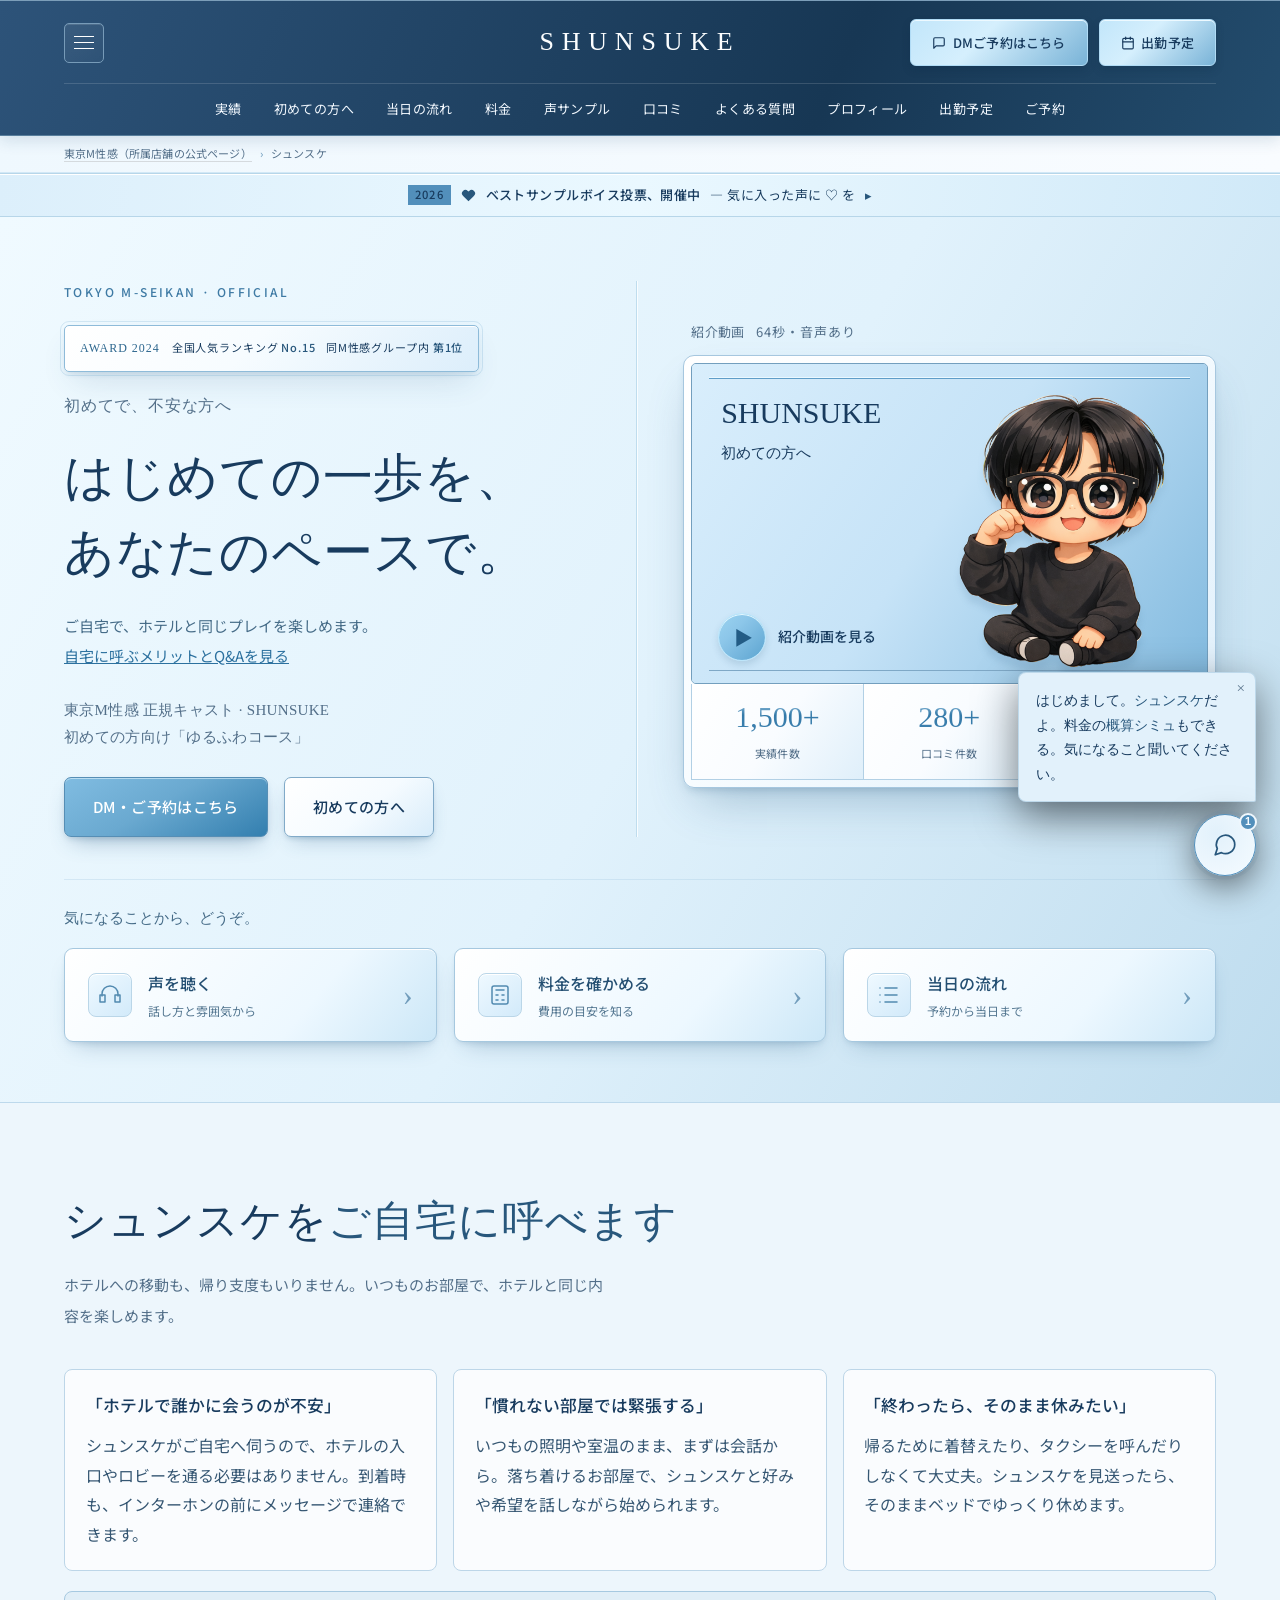
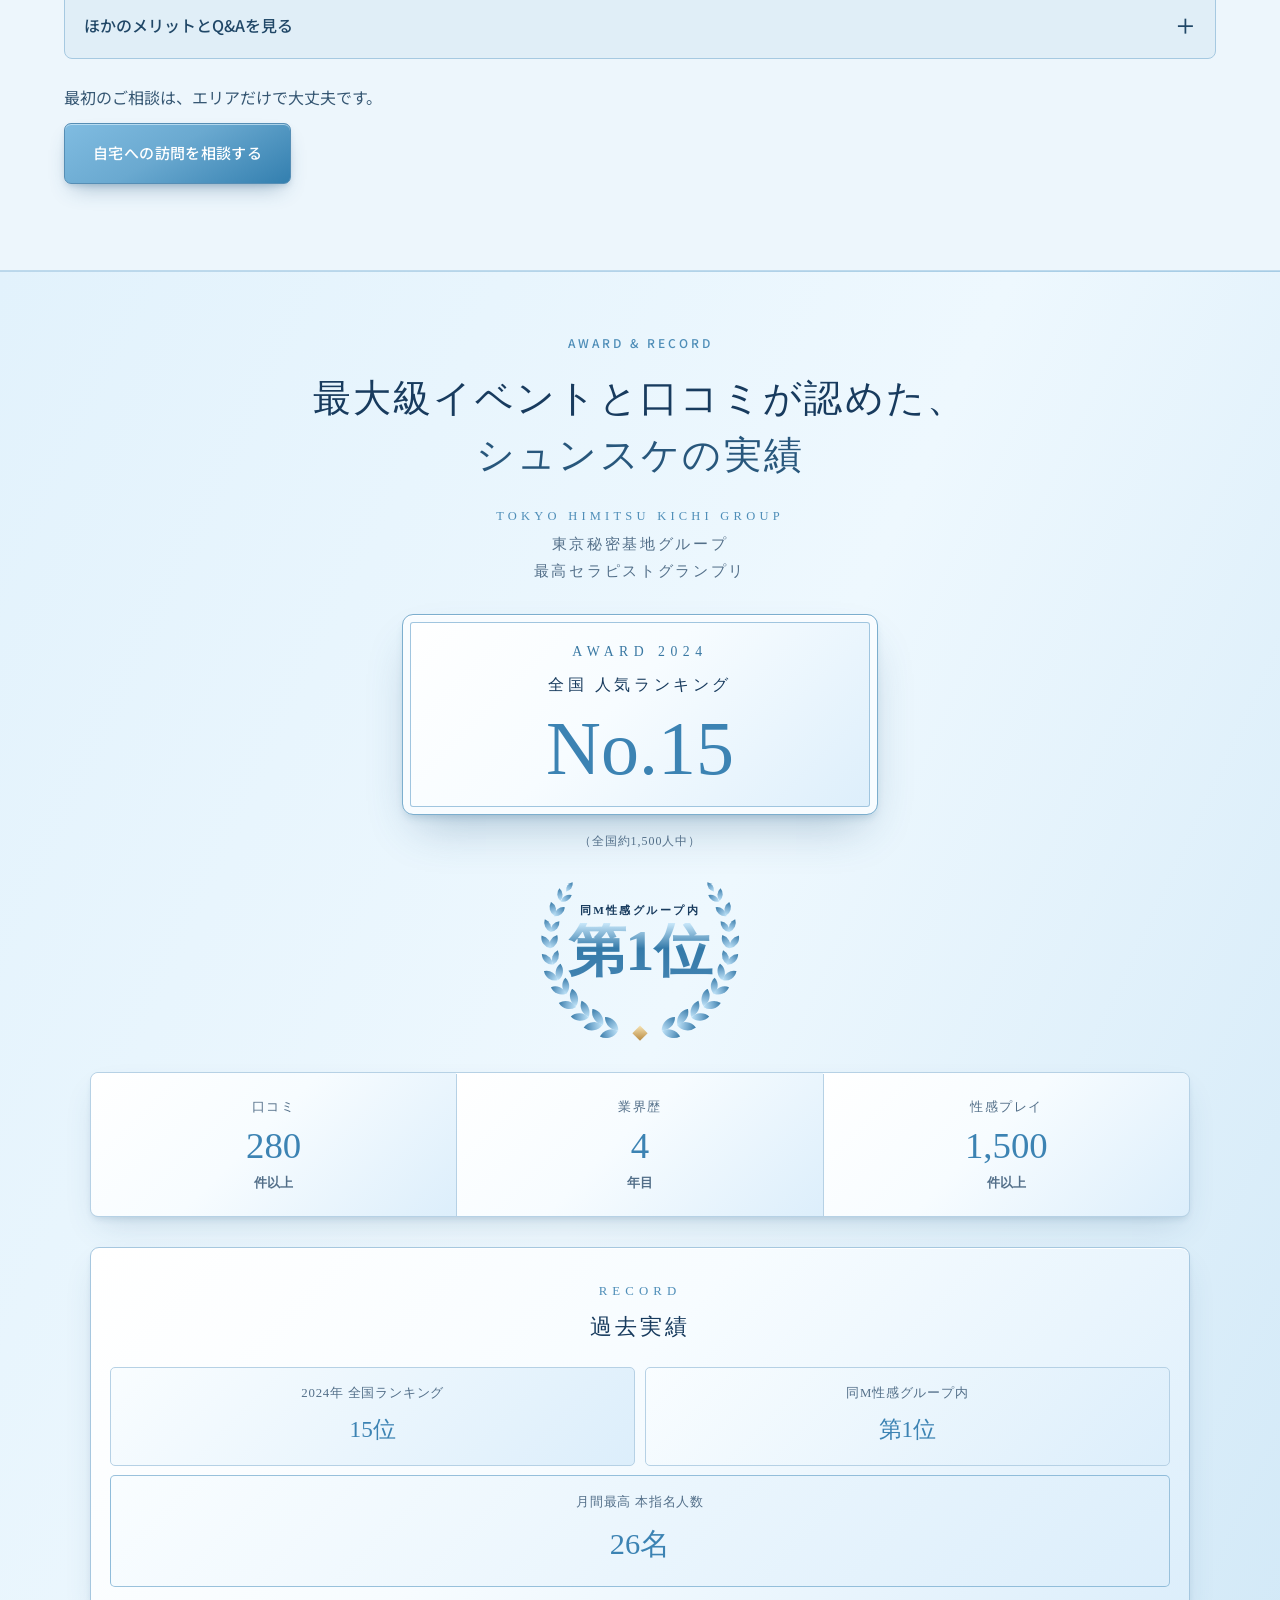
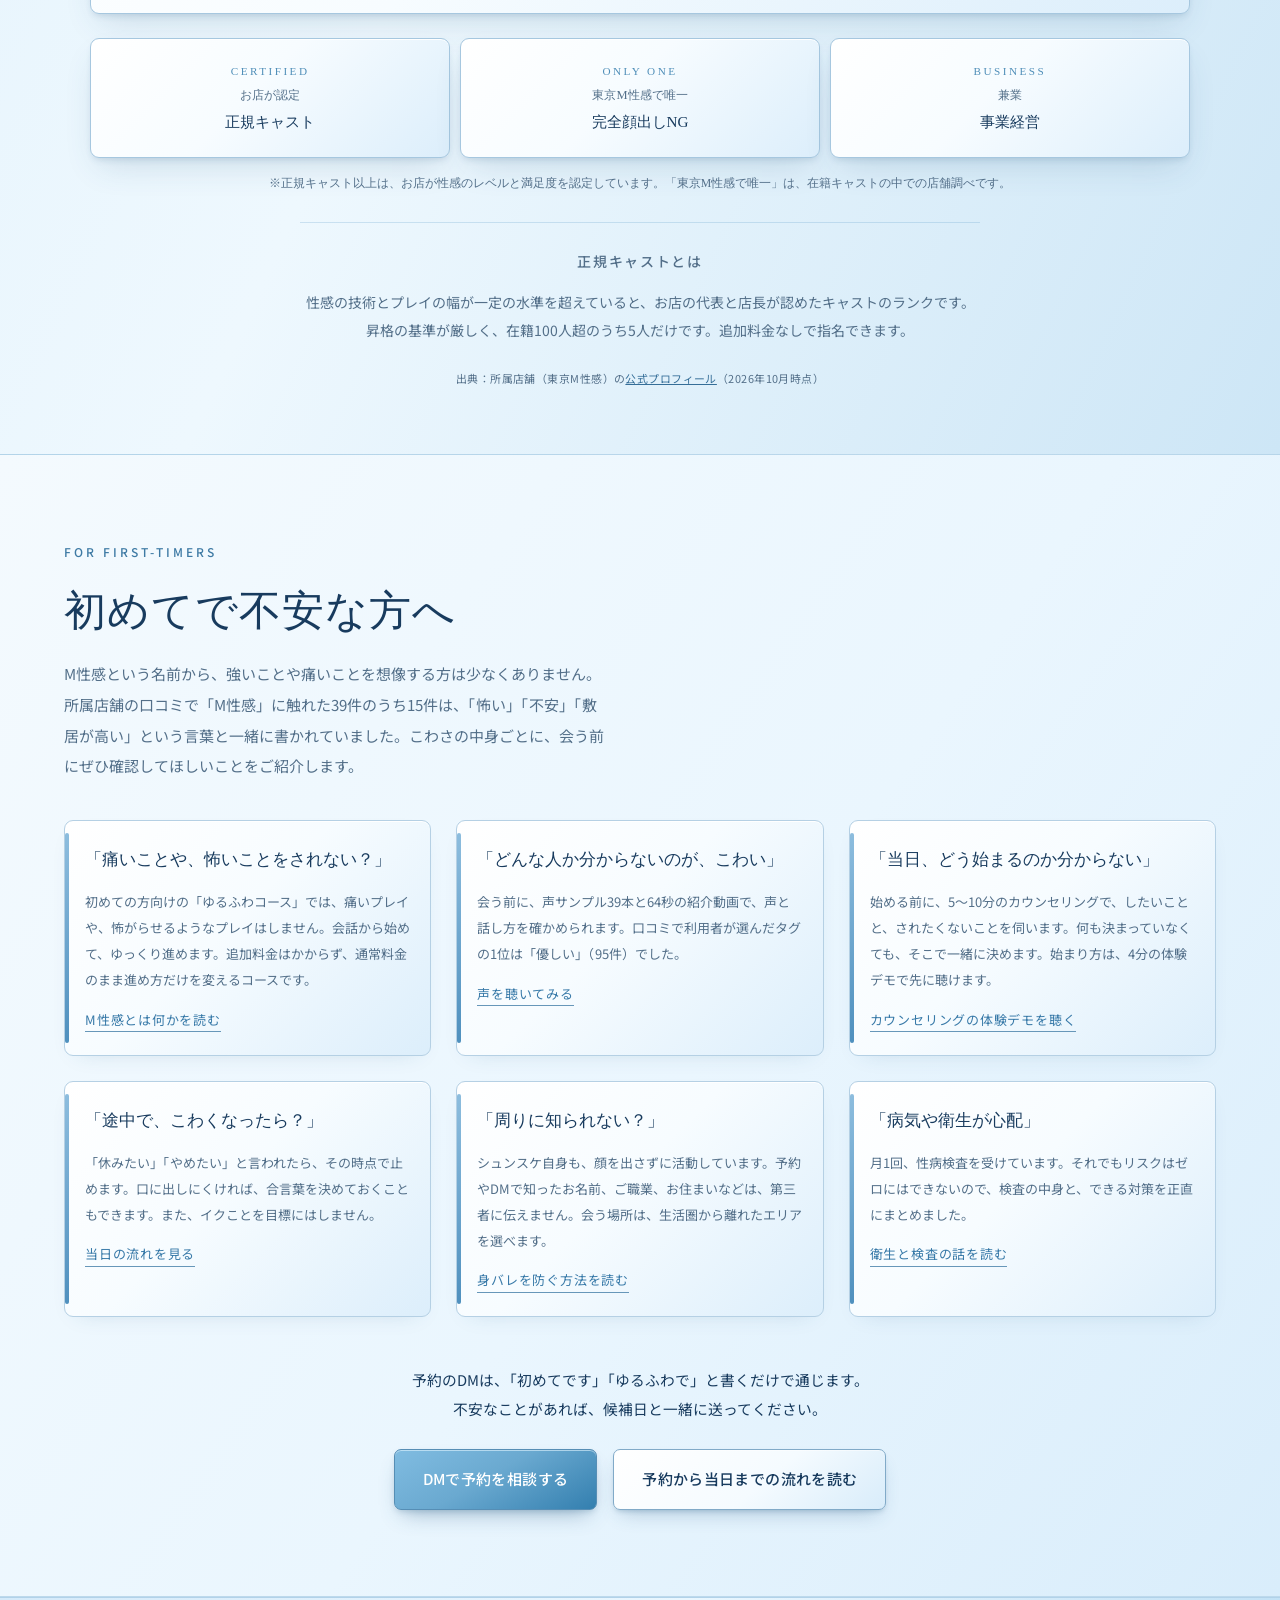
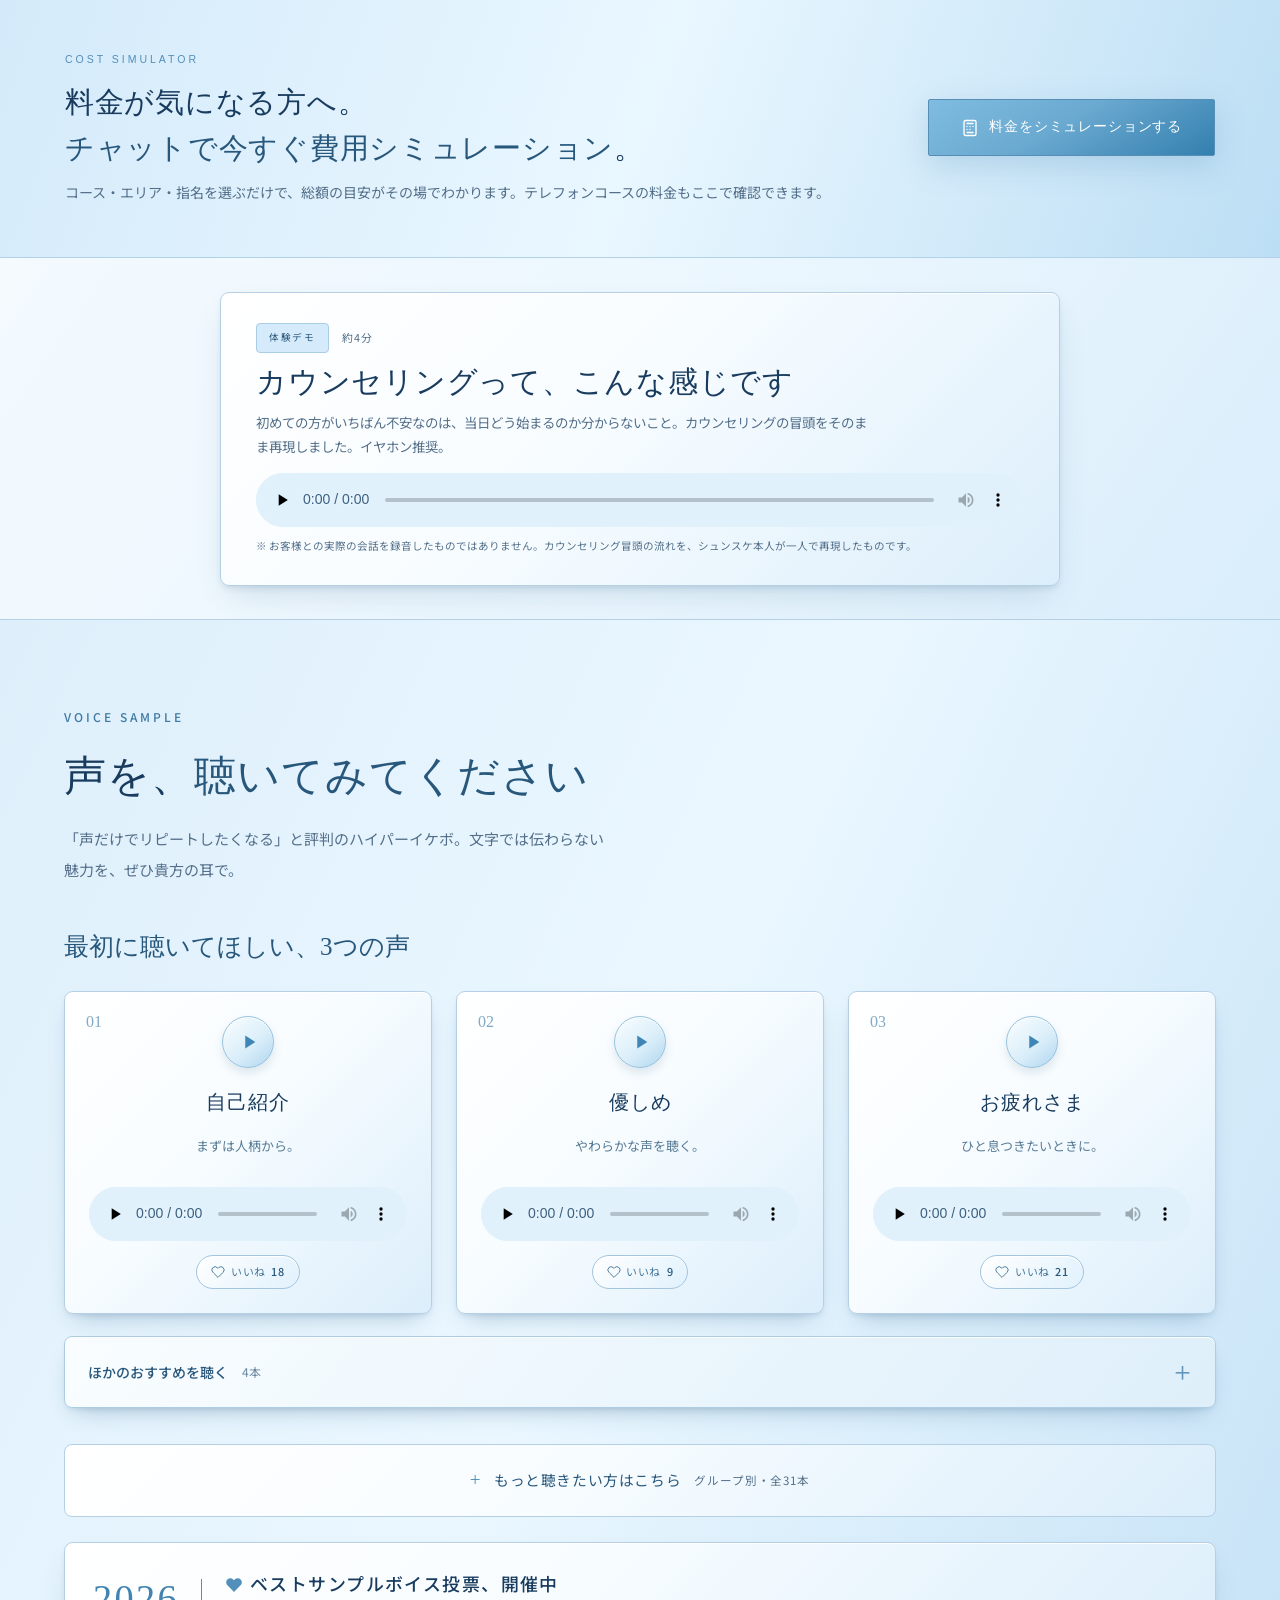
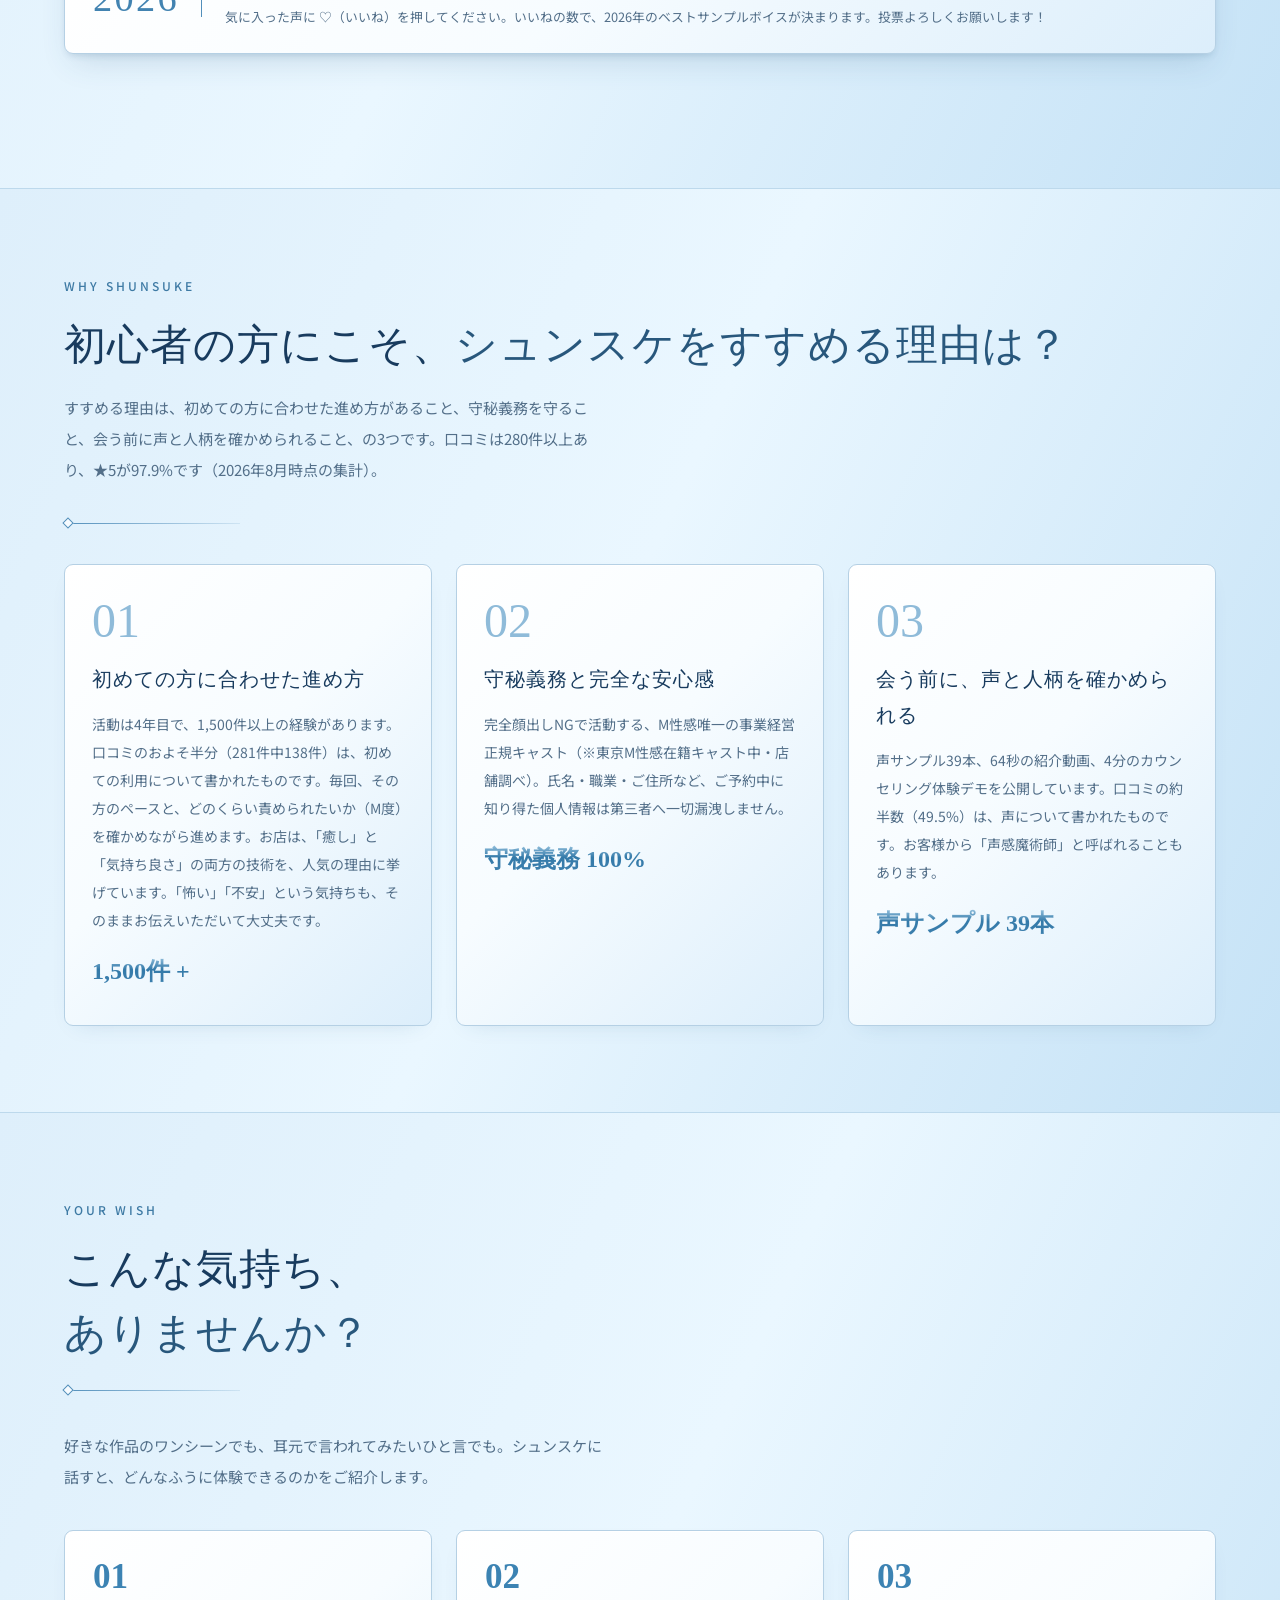
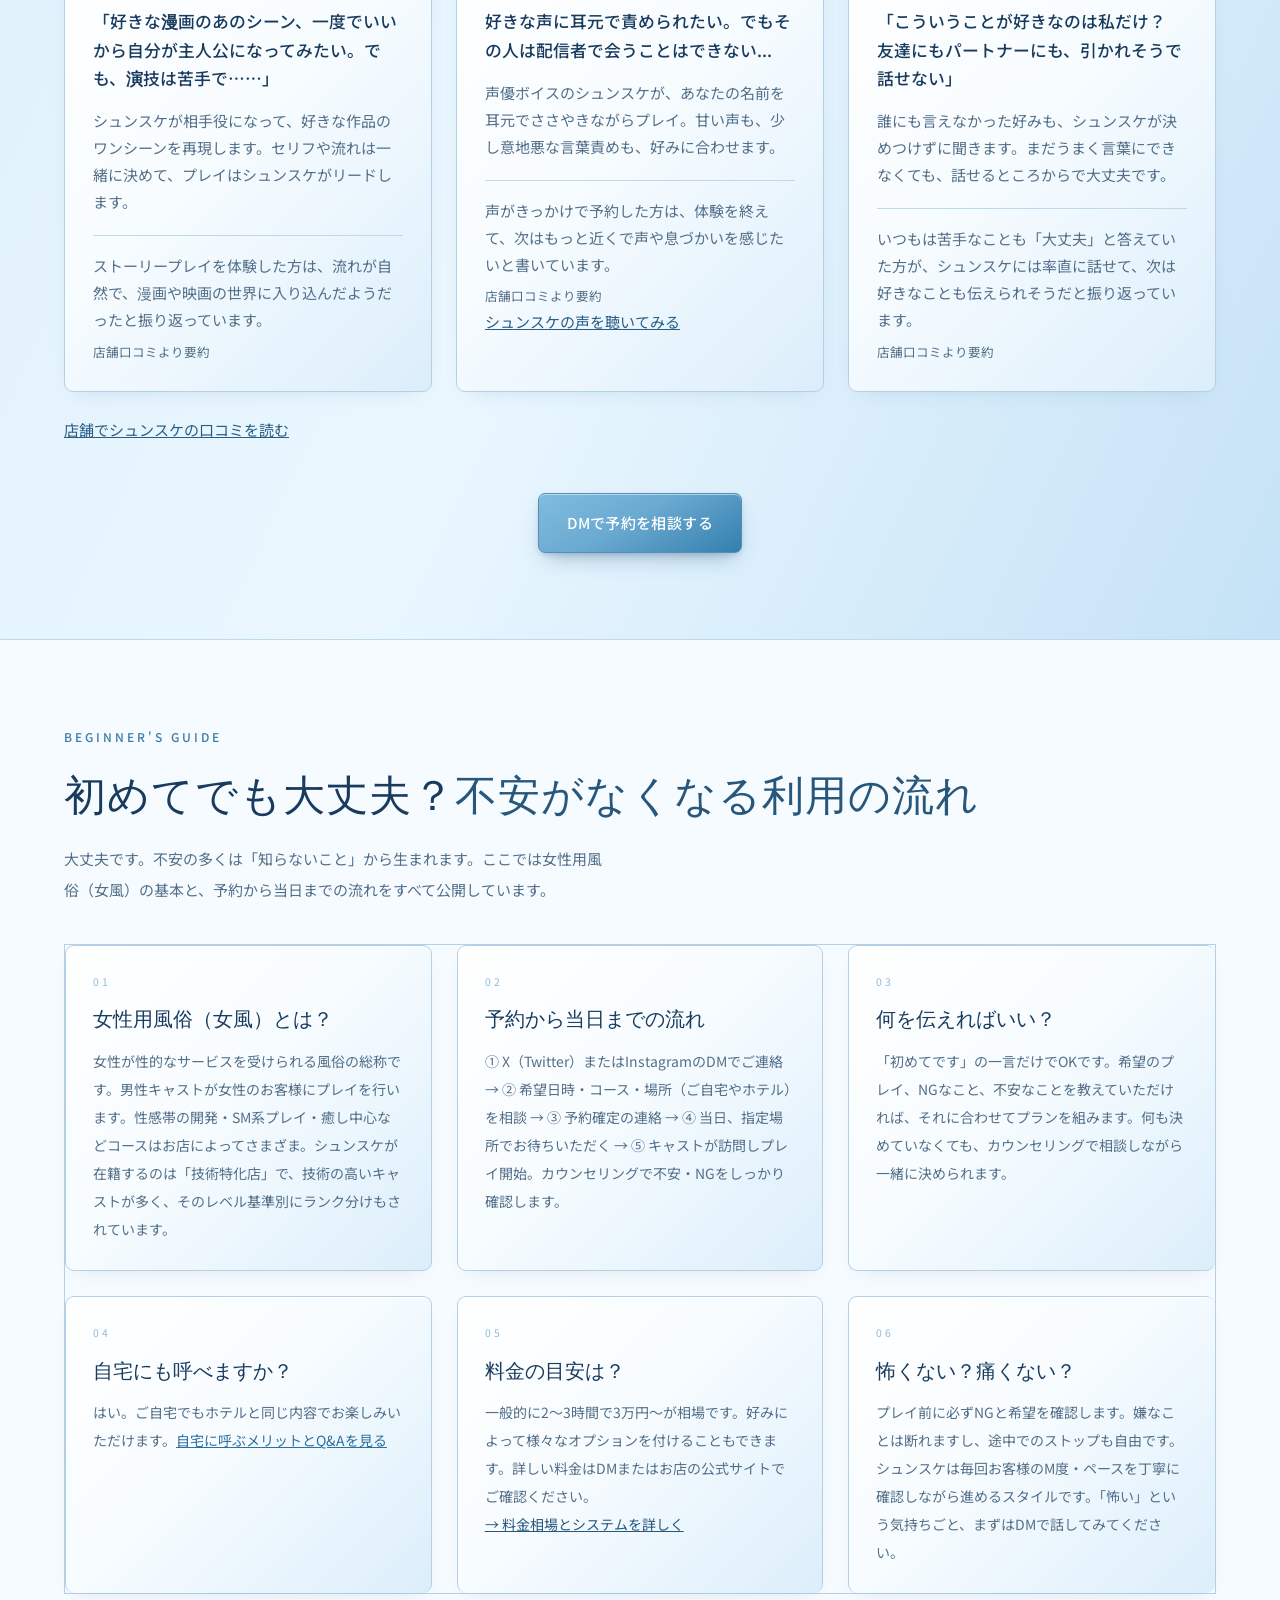
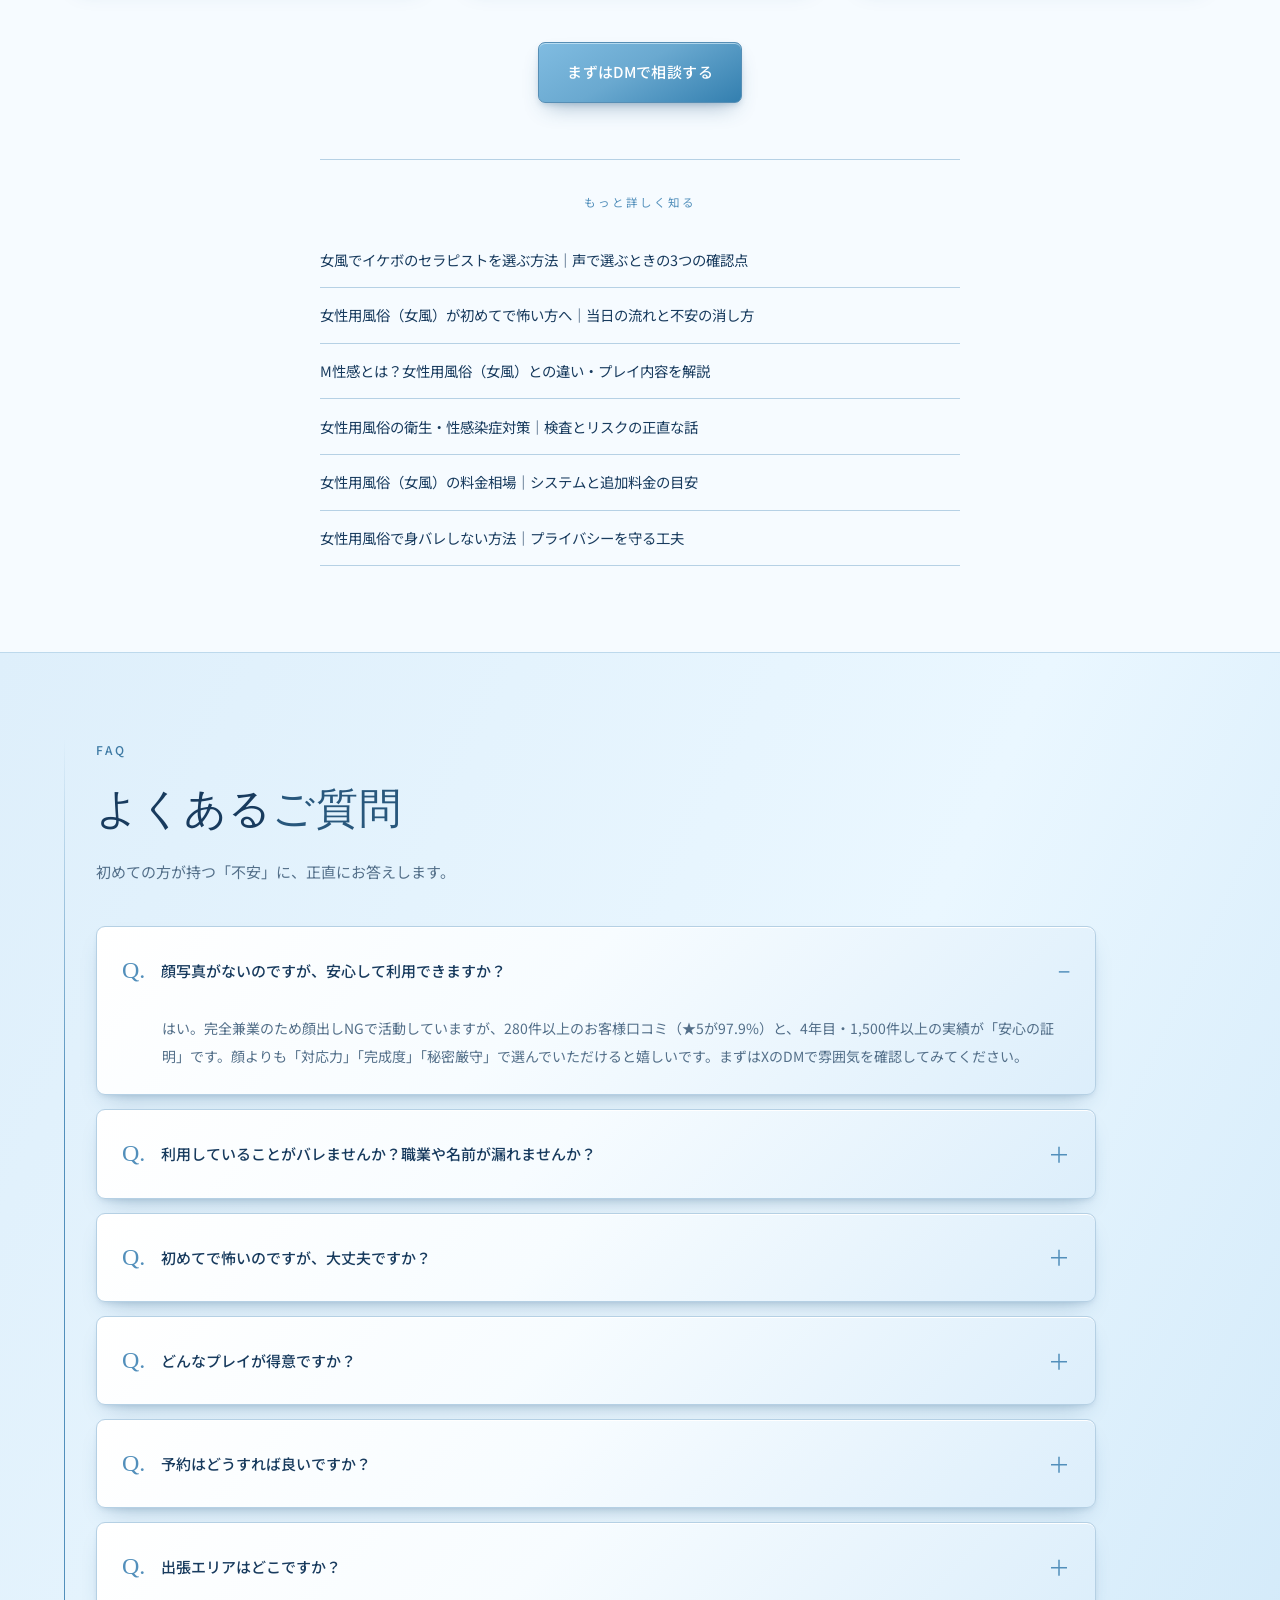
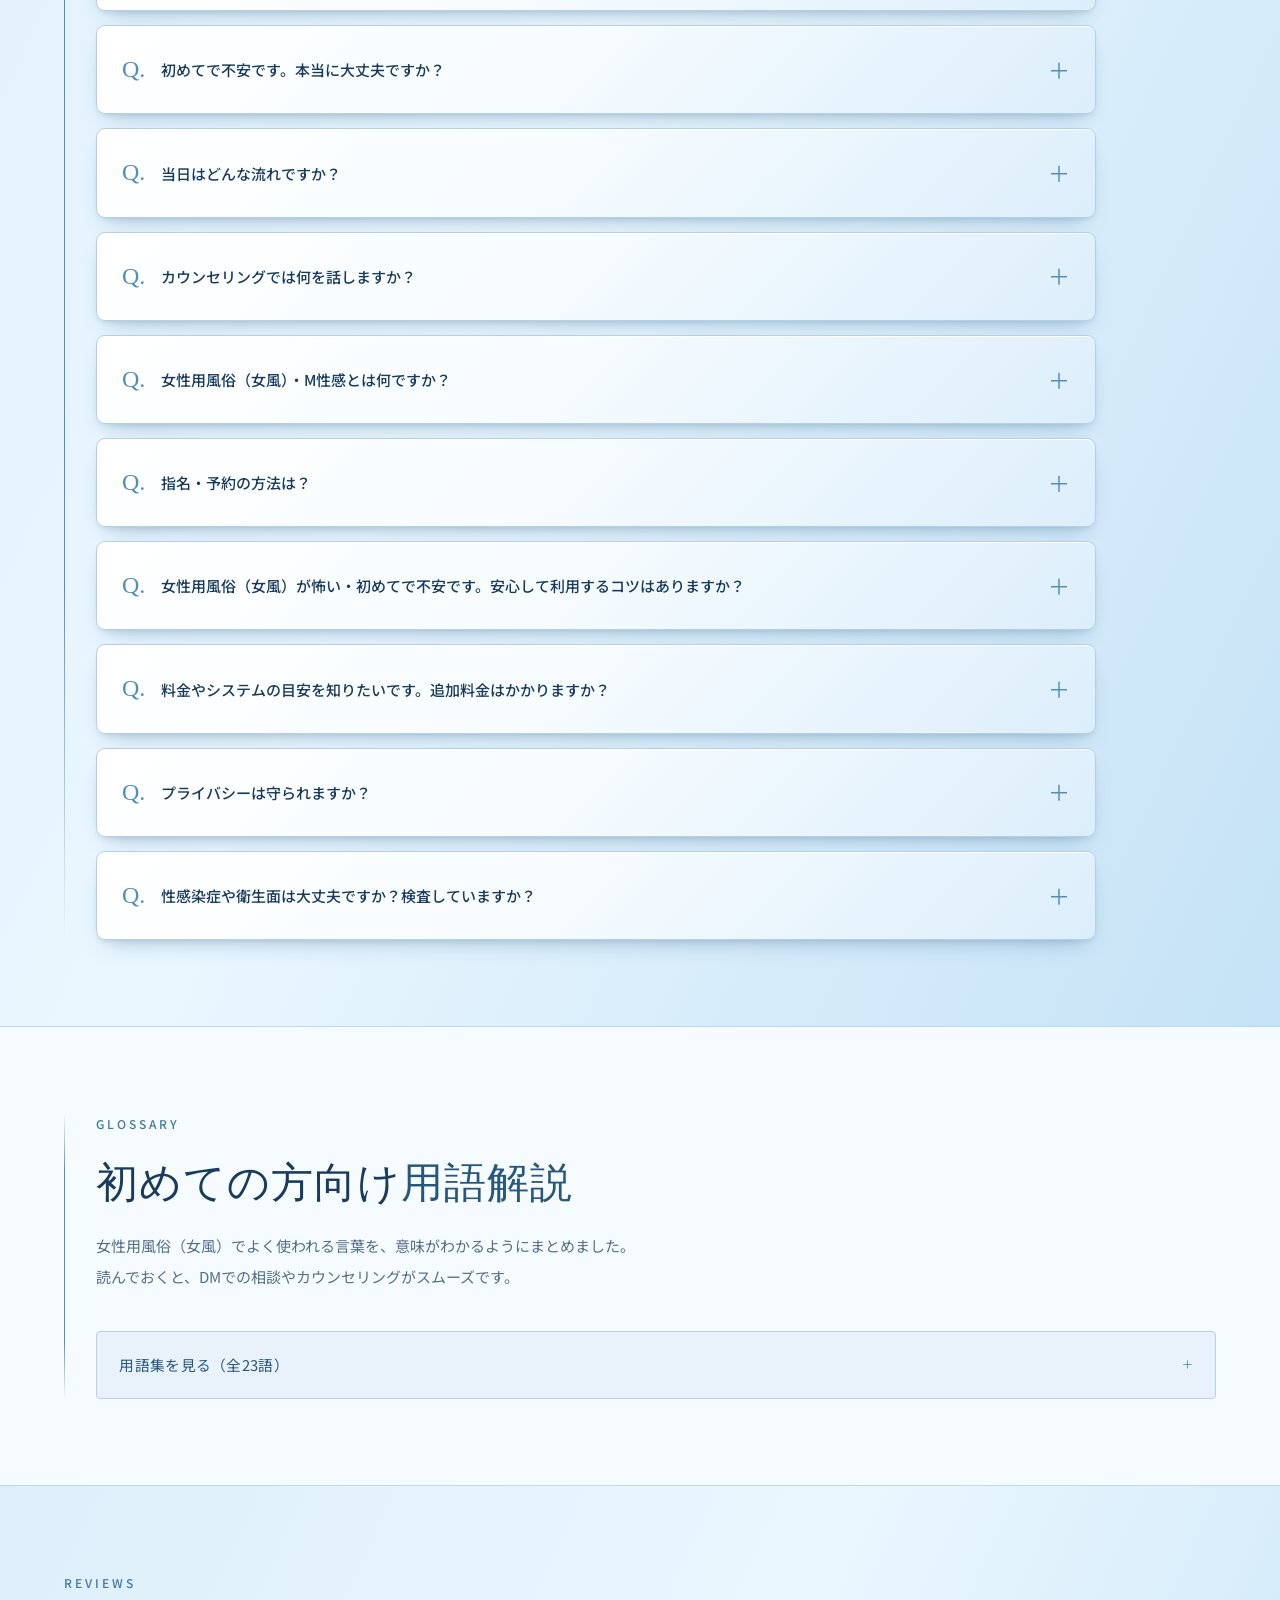
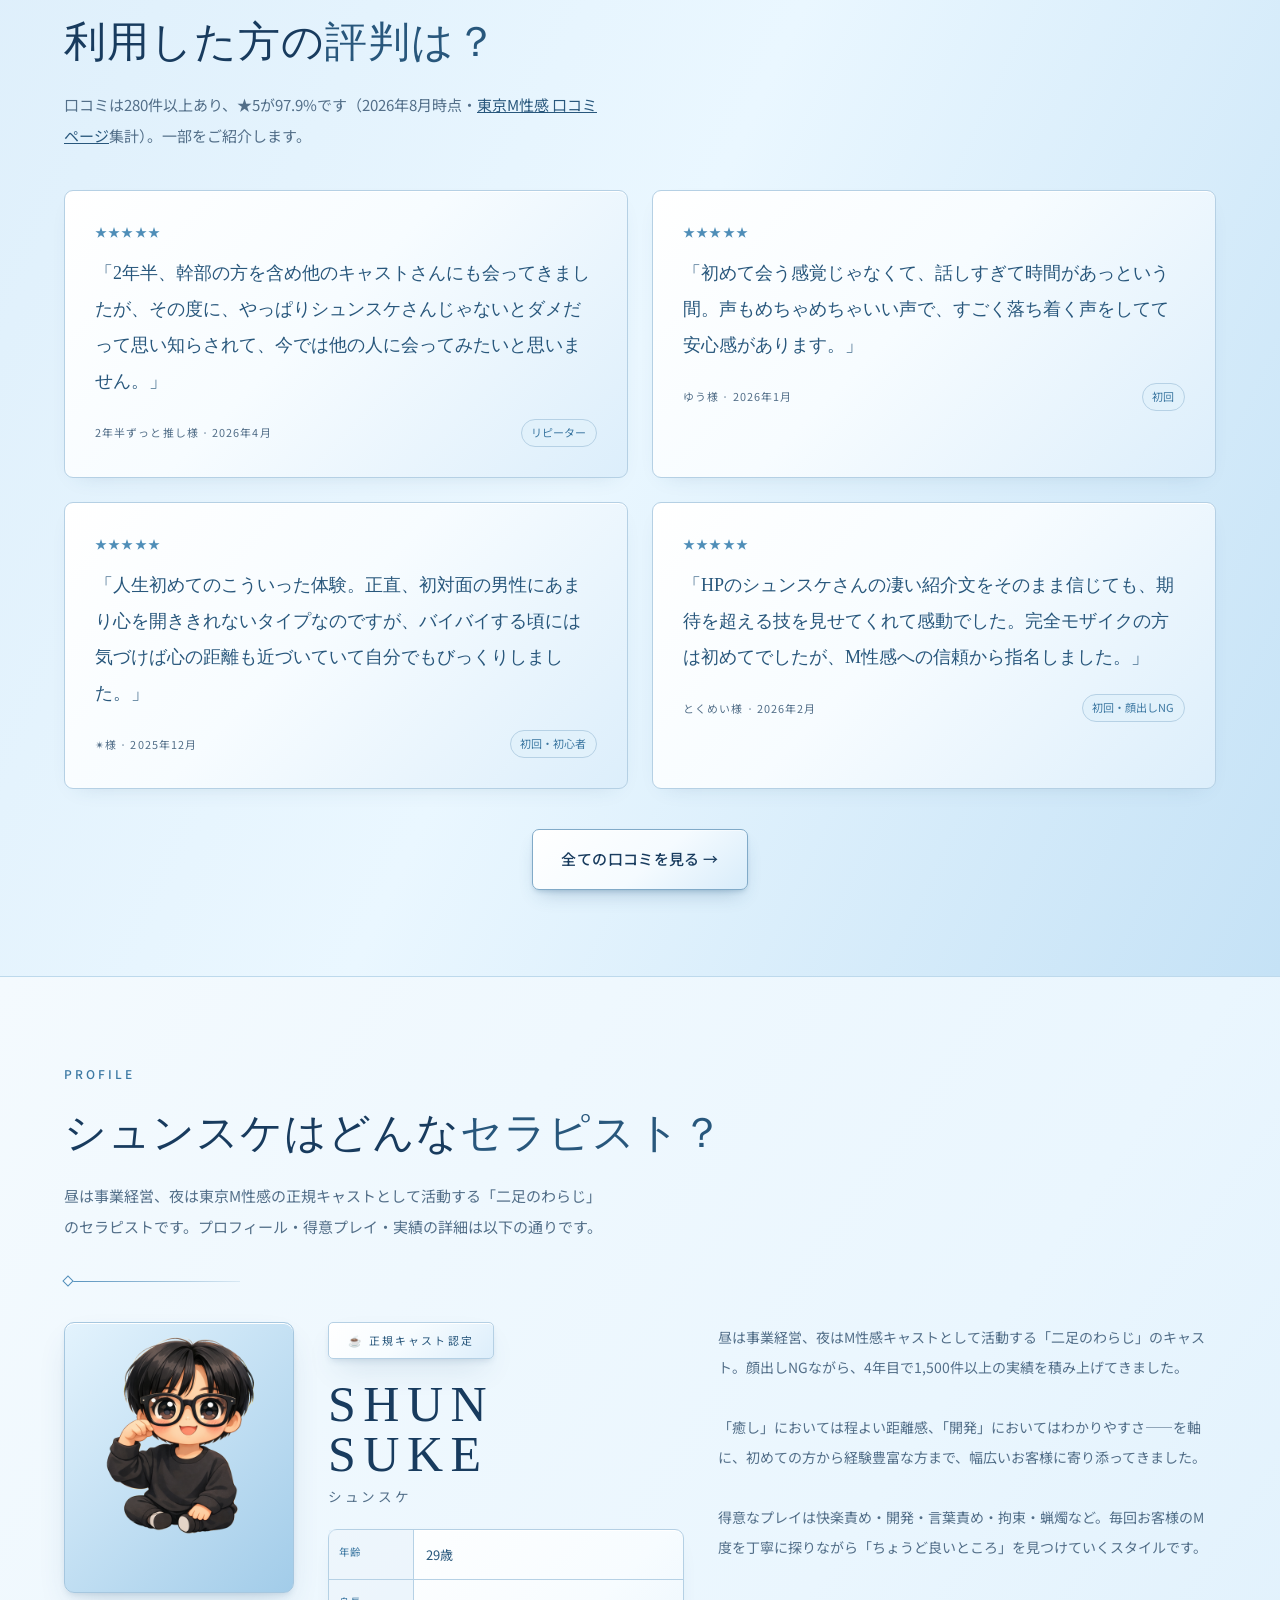
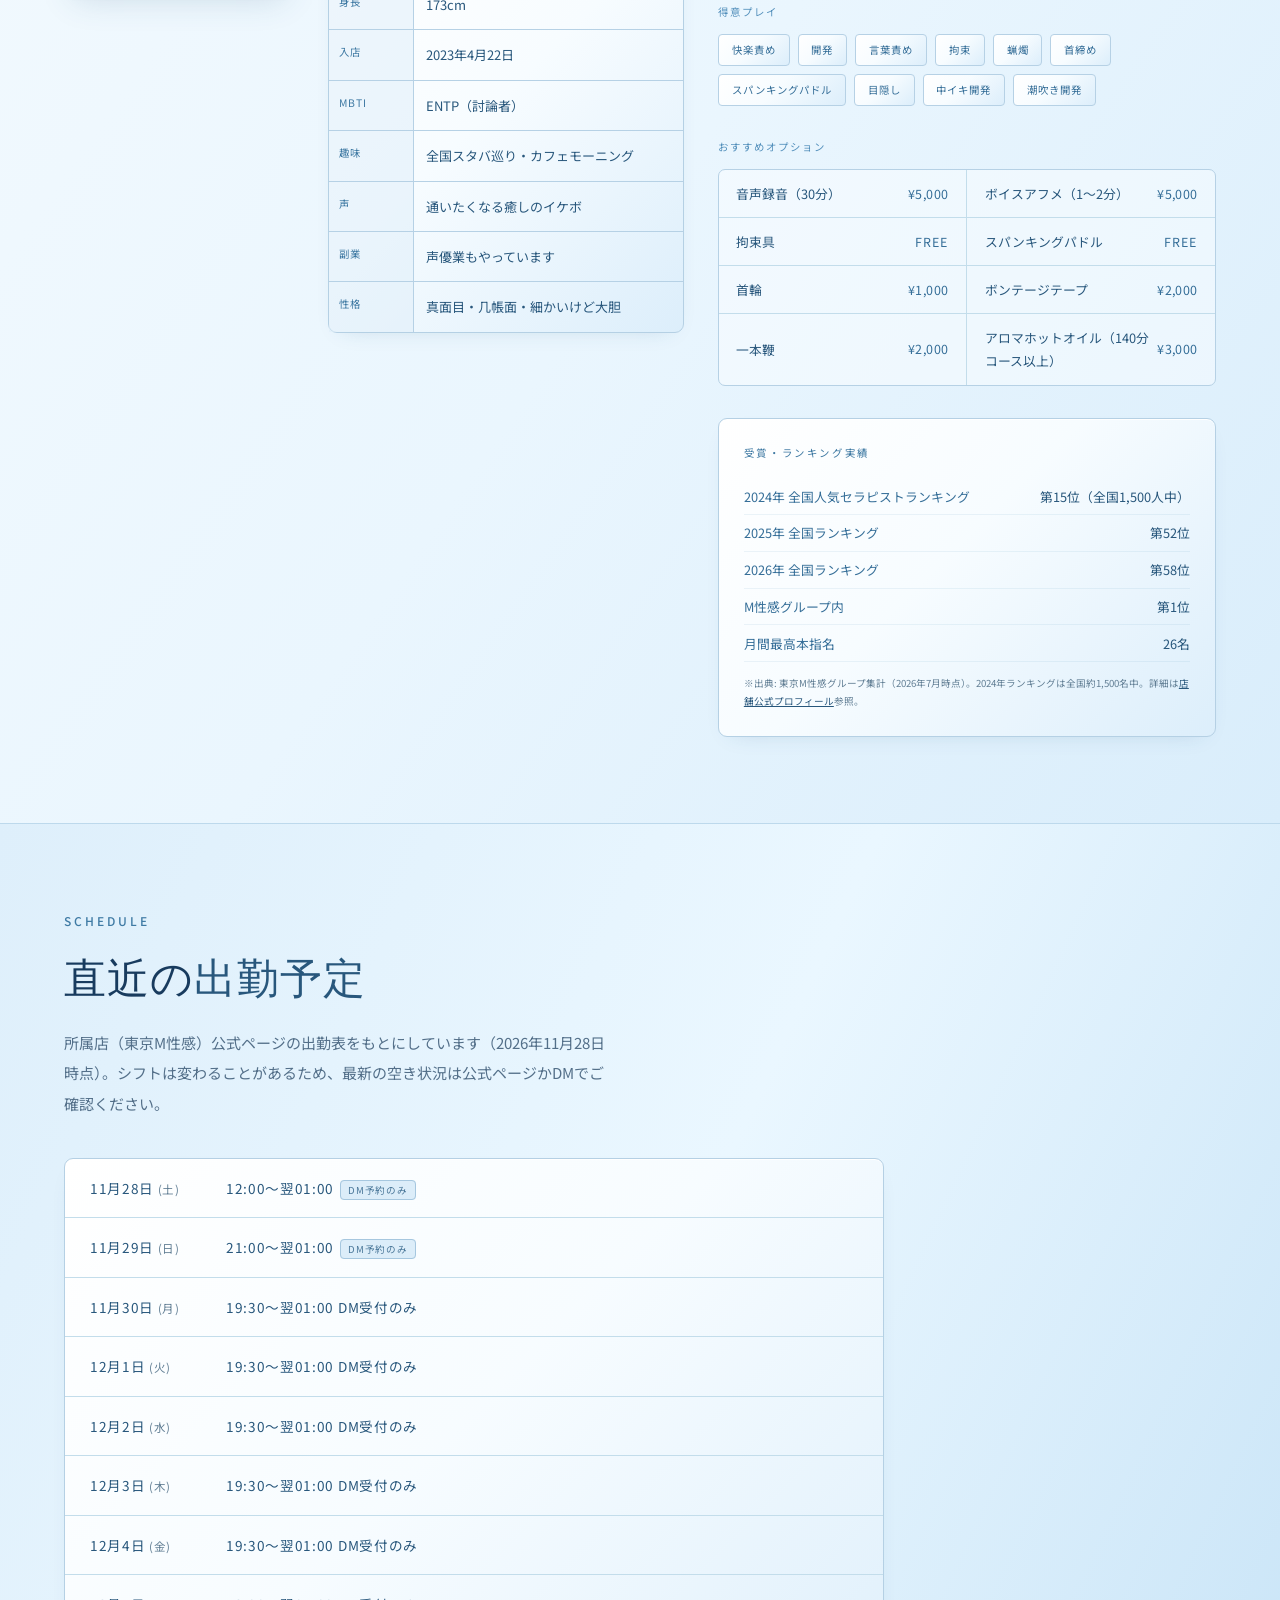
<file: index.html>
<!DOCTYPE html>

<html lang="ja">
<head>
<meta charset="utf-8"/>
<!-- Google tag (gtag.js) -->
<script async="" src="https://www.googletagmanager.com/gtag/js?id=G-VB93V3MKZY"></script>
<script>
    window.dataLayer = window.dataLayer || [];
    function gtag(){dataLayer.push(arguments);}
    gtag('js', new Date());
    gtag('config', 'G-VB93V3MKZY', { allow_google_signals: false, allow_ad_personalization_signals: false });
  </script>
<meta content="width=device-width, initial-scale=1.0" name="viewport"/>
<title>東京M性感が初めてで不安な方へ｜正規キャスト シュンスケ（声サンプル39本）</title>
<meta content="東京M性感に興味はあるけど、こわい。そんな初めての方へ、東京M性感の正規キャスト・シュンスケが、会う前に知っておきたいことをまとめました。痛いプレイや怖がらせるプレイをしない初心者向けの「ゆるふわコース」（追加料金なし）、途中で止められる約束、当日の流れ、声サンプル39本を公開しています。口コミ280件以上、★5が97.9%。" name="description"/>
<meta content="女風 イケボ,イケボ セラピスト,女性用風俗 声,言葉責め 声,声フェチ 女風,ボイスサンプル セラピスト,ツイキャス セラピスト,SHUNSUKE,シュンスケ,東京M性感,女性用風俗,女風,M性感,東京,守秘義務,顔出しなし,開発,正規キャスト" name="keywords"/>
<meta content="adult" name="rating"/>
<link href="https://mseikan-shunsuke.com/" rel="canonical"/>

<!-- OGP -->
<meta content="はじめての一歩を、あなたのペースで。｜シュンスケ" property="og:title"/>
<meta content="シュンスケの公式サイトです。声のサンプル、プロフィール、料金や当日の流れをまとめました。はじめての方が気になることを、ご自分のペースで確かめられます。" property="og:description"/>
<meta content="website" property="og:type"/>
<meta content="https://mseikan-shunsuke.com/" property="og:url"/>
<meta content="https://mseikan-shunsuke.com/assets/share-blue-20261107/home.jpg" property="og:image"/>
<meta content="ja_JP" property="og:locale"/>
<meta content="シュンスケ 公式サイト" property="og:site_name"/>
<meta content="シュンスケ。はじめての一歩を、あなたのペースで。群青と水色の背景に、眼鏡をかけて微笑むキャラクター。" property="og:image:alt"/>
<meta content="image/jpeg" property="og:image:type"/>
<meta content="1200" property="og:image:width"/>
<meta content="630" property="og:image:height"/>
<meta content="summary_large_image" name="twitter:card"/>
<meta content="はじめての一歩を、あなたのペースで。｜シュンスケ" name="twitter:title"/>
<meta content="シュンスケの公式サイトです。声のサンプル、プロフィール、料金や当日の流れをまとめました。はじめての方が気になることを、ご自分のペースで確かめられます。" name="twitter:description"/>
<meta content="https://mseikan-shunsuke.com/assets/share-blue-20261107/home.jpg" name="twitter:image"/>
<meta content="シュンスケ。はじめての一歩を、あなたのペースで。群青と水色の背景に、眼鏡をかけて微笑むキャラクター。" name="twitter:image:alt"/>


<style>
    /* =============================================
       TOKEN SYSTEM
       Palette: Near-black #f5fbff, Deep navy #eff7fd,
       Gold #528fbb, Pale gold #28577c, Off-white #183b5e,
       Muted grey #5a748c
       Type: Cormorant Garamond (display), Noto Serif JP (body), Noto Sans JP (utility)
       Signature: Vertical gold rule as section spine — 
       a device borrowed from Japanese binding,
       anchoring every section to a single gilt thread.
    ============================================= */

    :root {
      --black:      #f5fbff;
      --navy:       #eff7fd;
      --navy-mid:   #e2f1fb;
      --gold:       #528fbb;
      --gold-light: #28577c;
      --gold-dim:   #6797b9;
      --offwhite:   #183b5e;
      --grey:       #5a748c;
      --grey-light: #536f89;
      --border:     rgba(82,143,187,0.25);

      --font-display: 'Cormorant Garamond', 'Shippori Mincho B1', 'Noto Serif JP', serif;
      --font-body:    'Noto Serif JP', serif;
      --font-ui:      'Noto Sans JP', sans-serif;
    }

    *, *::before, *::after { box-sizing: border-box; margin: 0; padding: 0; }

    /* ページ内ジャンプは即時移動（scroll-behavior:smooth はアプリ内ブラウザ・埋め込みWebViewで
       アニメーションが止まり「押しても動かない」に見えることがある。2万px級の長いページでは即時が確実） */
    html { scroll-behavior: auto; }

    body {
      background: var(--navy);
      color: var(--offwhite);
      font-family: var(--font-body);
      font-weight: 300;
      line-height: 1.8;
      font-size: 15px;
      -webkit-font-smoothing: antialiased;
    }

    /* ─── UTILITY ─── */
    .gold      { color: var(--gold); }
    .gold-light{ color: var(--gold-light); }

    /* ─── SPINE: vertical gold rule ─── */
    .spine-section {
      position: relative;
      padding-left: 2rem;
    }
    .spine-section::before {
      content: '';
      position: absolute;
      left: 0;
      top: 0;
      bottom: 0;
      width: 1px;
      background: linear-gradient(to bottom, transparent, var(--gold) 20%, var(--gold) 80%, transparent);
    }

    /* ─── NAV ─── */
    .site-nav {
      position: fixed;
      top: 0; left: 0; right: 0;
      z-index: 100;
      display: flex;
      justify-content: space-between;
      align-items: center;
      padding: 1.2rem 5%;
      background: rgba(205,230,247, 0.92);
      backdrop-filter: blur(12px);
      border-bottom: 1px solid var(--border);
    }
    .nav-logo {
      font-family: var(--font-display);
      font-size: 1.35rem;
      letter-spacing: 0.25em;
      color: var(--gold-light);
      font-weight: 300;
      text-decoration: none;
    }
    .nav-links {
      display: flex;
      gap: 2rem;
      list-style: none;
    }
    .nav-links a {
      font-family: var(--font-ui);
      font-size: 0.72rem;
      letter-spacing: 0.12em;
      color: var(--grey-light);
      text-decoration: none;
      transition: color 0.2s;
    }
    .nav-links a:hover { color: var(--gold-light); }

    .nav-schedule-btn {
      display: inline-flex;
      align-items: center;
      gap: 0.4rem;
      font-family: var(--font-ui);
      font-size: 0.72rem;
      letter-spacing: 0.1em;
      padding: 0.6rem 1.1rem;
      background: var(--gold);
      color: var(--black);
      text-decoration: none;
      font-weight: 500;
      transition: background 0.2s, transform 0.2s;
      white-space: nowrap;
    }
    .nav-schedule-btn:hover { background: var(--gold-light); transform: translateY(-1px); }

    .nav-actions {
      display: inline-flex;
      align-items: center;
      gap: 0.7rem;
    }
    .nav-dm-btn {
      display: inline-flex;
      align-items: center;
      gap: 0.4rem;
      font-family: var(--font-ui);
      font-size: 0.72rem;
      letter-spacing: 0.1em;
      padding: 0.6rem 1.1rem;
      background: var(--gold);
      border: 1px solid var(--gold);
      color: var(--black);
      text-decoration: none;
      font-weight: 500;
      transition: background 0.2s, color 0.2s, transform 0.2s;
      white-space: nowrap;
    }
    .nav-dm-btn:hover { background: var(--gold-light); color: var(--black); transform: translateY(-1px); }

    /* ─── NAV DRAWER（左上メニュー・モバイルで表示） ─── */
    .nav-menu-btn {
      display: none;
      flex-direction: column;
      justify-content: center;
      align-items: stretch;
      gap: 5px;
      width: 40px;
      height: 40px;
      padding: 11px 9px;
      background: none;
      border: 1px solid var(--border);
      cursor: pointer;
      flex-shrink: 0;
    }
    .nav-menu-btn span {
      display: block;
      height: 1px;
      background: var(--gold-light);
      transition: transform 0.25s, opacity 0.25s;
    }
    .nav-menu-btn[aria-expanded="true"] span:nth-child(1) { transform: translateY(6px) rotate(45deg); }
    .nav-menu-btn[aria-expanded="true"] span:nth-child(2) { opacity: 0; }
    .nav-menu-btn[aria-expanded="true"] span:nth-child(3) { transform: translateY(-6px) rotate(-45deg); }
    .nav-overlay {
      position: fixed;
      inset: 0;
      background: rgba(0,0,0,0.55);
      opacity: 0;
      pointer-events: none;
      transition: opacity 0.25s;
      z-index: 140;
    }
    .nav-overlay.open { opacity: 1; pointer-events: auto; }
    .nav-drawer {
      position: fixed;
      top: 0; left: 0; bottom: 0;
      width: min(78vw, 300px);
      background: var(--navy-mid);
      border-right: 1px solid var(--border);
      z-index: 150;
      transform: translateX(-102%);
      visibility: hidden;
      transition: transform 0.28s ease, visibility 0.28s;
      display: flex;
      flex-direction: column;
      padding: 1.1rem 1.5rem 1.5rem;
      overflow-y: auto;
    }
    .nav-drawer.open { transform: translateX(0); visibility: visible; }
    .nav-drawer-head {
      display: flex;
      justify-content: space-between;
      align-items: center;
      padding-bottom: 0.9rem;
      border-bottom: 1px solid var(--border);
    }
    .nav-drawer-title {
      font-family: var(--font-ui);
      font-size: 0.65rem;
      letter-spacing: 0.4em;
      color: var(--gold);
      text-transform: uppercase;
    }
    .nav-drawer-close {
      background: none;
      border: none;
      color: var(--grey-light);
      font-size: 1.4rem;
      line-height: 1;
      padding: 0.3rem 0.4rem;
      cursor: pointer;
    }
    .nav-drawer-links {
      list-style: none;
      margin: 0.4rem 0 1.2rem;
      padding: 0;
    }
    .nav-drawer-links a {
      display: block;
      padding: 0.85rem 0.2rem;
      font-family: var(--font-ui);
      font-size: 0.82rem;
      letter-spacing: 0.14em;
      color: var(--offwhite);
      text-decoration: none;
      border-bottom: 1px solid rgba(82,143,187,0.12);
    }
    .nav-drawer-links a:active { color: var(--gold-light); }
    .nav-drawer-cta {
      margin-top: auto;
      display: flex;
      flex-direction: column;
      gap: 0.6rem;
    }
    .nav-drawer-dm {
      display: block;
      text-align: center;
      font-family: var(--font-ui);
      font-size: 0.78rem;
      letter-spacing: 0.1em;
      padding: 0.85rem 1rem;
      background: var(--gold);
      color: var(--black);
      text-decoration: none;
      font-weight: 500;
    }
    .nav-drawer-official {
      display: block;
      text-align: center;
      font-family: var(--font-ui);
      font-size: 0.72rem;
      letter-spacing: 0.08em;
      padding: 0.75rem 1rem;
      border: 1px solid var(--border);
      color: var(--grey-light);
      text-decoration: none;
    }
    body.drawer-open { overflow: hidden; }
    /* 〜1260pxはテキストリンク8本が折り返す（実測: 1181で折返し・1280で収まる）ため、ハンバーガーへ切り替え。
       1261〜1460pxは間隔を詰めて8本を1行に収める */
    @media (max-width: 1260px) {
      .site-nav .nav-links { display: none; }
      .nav-menu-btn { display: flex; }
    }
    @media (min-width: 1261px) and (max-width: 1460px) {
      .nav-links { gap: 1.1rem; }
      .nav-links a { letter-spacing: 0.08em; }
    }
    @media (max-width: 768px) {
      /* モバイルは外部スケジュールボタンも畳む（同じ導線はメニュー内CTAと出勤予定セクションにある） */
      .site-nav .nav-schedule-btn { display: none; }
    }

    /* ─── VOICE LIKE（声サンプルのいいね） ───
       注: <button> を flex コンテナにすると Chromium系で内在幅の計算が崩れる
       （文字がボタン外へはみ出す）ため、inline-block＋インライン配置で組む */
    .voice-like-btn {
      display: inline-block;
      background: none;
      border: 1px solid var(--border);
      color: var(--grey-light);
      font-family: var(--font-ui);
      font-size: 0.68rem;
      letter-spacing: 0.06em;
      line-height: 1;
      padding: 0.5rem 0.7rem;
      cursor: pointer;
      transition: color 0.2s, border-color 0.2s, background 0.2s;
      white-space: nowrap;
      min-width: 7.4em; /* 環境によりカード内で内在幅が潰れるため明示（実測: 中身は約6.9em） */
      text-align: center;
    }
    .voice-like-btn svg { width: 14px; height: 14px; vertical-align: -3px; margin-right: 0.35rem; }
    .vlb-count { margin-left: 0.35rem; color: var(--gold-light); font-weight: 500; }
    .vlb-count:empty { display: none; }
    .voice-like-btn .vlb-heart { fill: none; stroke: currentColor; stroke-width: 1.6; }
    .voice-like-btn.liked {
      color: var(--gold-light);
      border-color: var(--gold);
      background: rgba(82,143,187,0.12);
    }
    .voice-like-btn.liked .vlb-heart { fill: var(--gold); stroke: var(--gold); }
    .voice-card .voice-like-btn { margin-top: 0.9rem; }

    /* ─── TOP AWARD RIBBON（ページ最上部の投票告知帯・タップで#voice-awardへ） ─── */
    .top-award-ribbon {
      position: absolute;
      top: 81px; /* 固定ナビの実測高（デスクトップ）。ヒーローの上余白128px内に収まる（帯の高さは約42px） */
      left: 0; right: 0;
      z-index: 90;
      display: flex;
      justify-content: center;
      align-items: center;
      gap: 0.6rem;
      padding: 0.72rem 4%;
      overflow: hidden;
      background: linear-gradient(90deg, rgba(82,143,187,0.42), rgba(82,143,187,0.18) 50%, rgba(82,143,187,0.42));
      border-top: 1px solid rgba(82,143,187,0.45);
      border-bottom: 1px solid var(--gold);
      box-shadow: 0 8px 28px rgba(82,143,187,0.16);
      font-family: var(--font-ui);
      font-size: 0.86rem;
      line-height: 1.4;
      letter-spacing: 0.1em;
      color: var(--offwhite);
      text-decoration: none;
      white-space: nowrap;
    }
    .top-award-ribbon::after { /* ゆっくり流れる光沢 */
      content: "";
      position: absolute;
      top: 0; bottom: 0;
      left: -40%;
      width: 40%;
      background: linear-gradient(100deg, transparent 0%, rgba(232,213,160,0.28) 50%, transparent 100%);
      pointer-events: none;
      animation: tarSheen 5.5s linear infinite;
    }
    @keyframes tarSheen { 0% { transform: translateX(0); } 100% { transform: translateX(350%); } }
    .top-award-ribbon:hover .tar-main { text-decoration: underline; text-underline-offset: 3px; }
    .tar-year {
      font-weight: 500;
      background: var(--gold);
      color: var(--black);
      padding: 0.12rem 0.45rem;
      font-size: 0.7rem;
      letter-spacing: 0.12em;
    }
    .tar-heart { display: inline-flex; color: var(--gold-light); animation: tarPulse 1.6s ease-in-out infinite; }
    .tar-heart svg { width: 15px; height: 15px; display: block; }
    @keyframes tarPulse { 0%, 100% { transform: scale(1); } 50% { transform: scale(1.22); } }
    .tar-main { font-weight: 500; }
    .tar-sub { color: var(--gold-light); }
    .tar-arrow { color: var(--gold-light); }
    #voice-award { scroll-margin-top: 90px; }
    @media (max-width: 768px) {
      .top-award-ribbon { top: 73px; font-size: 0.76rem; letter-spacing: 0.06em; gap: 0.45rem; padding: 0.62rem 3%; }
      .tar-sub { display: none; } /* 375pxで1行に収めるため補足文は畳む */
      .tar-heart svg { width: 13px; height: 13px; }
    }
    @media (prefers-reduced-motion: reduce) {
      .top-award-ribbon::after, .tar-heart { animation: none; }
    }

    /* ─── VOICE AWARD（2026 ベストサンプルボイス投票の告知帯） ─── */
    .voice-award {
      display: flex;
      align-items: center;
      gap: 1.4rem;
      position: relative;
      border: 1px solid var(--gold);
      background:
        radial-gradient(ellipse 70% 130% at 10% 50%, rgba(82,143,187,0.26) 0%, transparent 60%),
        linear-gradient(180deg, rgba(82,143,187,0.12), rgba(82,143,187,0.05));
      padding: 1.35rem 1.6rem;
      margin-bottom: 3rem;
      animation: vaGlow 3.4s ease-in-out infinite;
    }
    @keyframes vaGlow {
      0%, 100% { box-shadow: 0 0 0 1px rgba(82,143,187,0.12), 0 0 26px rgba(82,143,187,0.14); }
      50%      { box-shadow: 0 0 0 1px rgba(82,143,187,0.38), 0 0 48px rgba(82,143,187,0.32); }
    }
    .voice-award-badge {
      font-family: var(--font-display);
      font-weight: 400;
      font-size: 2.4rem;
      color: var(--gold-light);
      letter-spacing: 0.06em;
      line-height: 1;
      padding-right: 1.4rem;
      border-right: 1px solid var(--gold);
      white-space: nowrap;
    }
    .voice-award-heart {
      display: inline-flex;
      vertical-align: -3px;
      margin-right: 0.45rem;
      color: var(--gold-light);
      animation: tarPulse 1.6s ease-in-out infinite;
    }
    .voice-award-heart svg { width: 18px; height: 18px; display: block; }
    .voice-award-title {
      display: block;
      font-family: var(--font-ui);
      font-size: 1.12rem;
      color: var(--offwhite);
      letter-spacing: 0.08em;
      font-weight: 500;
      margin-bottom: 0.35rem;
    }
    .voice-award-desc {
      display: block;
      font-family: var(--font-ui);
      font-size: 0.8rem;
      color: #486b86;
      line-height: 1.9;
    }
    @media (max-width: 600px) {
      .voice-award { flex-direction: column; align-items: flex-start; gap: 0.7rem; padding: 1.1rem 1.15rem; margin-bottom: 2.2rem; }
      .voice-award-badge { border-right: none; padding-right: 0; font-size: 2rem; }
      .voice-award-title { font-size: 0.94rem; letter-spacing: 0.05em; } /* 375pxで題名を1行に収める */
      .voice-award-heart svg { width: 16px; height: 16px; }
    }
    @media (prefers-reduced-motion: reduce) {
      .voice-award, .voice-award-heart { animation: none; }
    }

    /* ─── SHIFT（出勤予定） ─── */
    #shift { scroll-margin-top: 70px; }
    .shift-board {
      max-width: 620px;
      border: 1px solid var(--border);
      background: rgba(205,230,247,0.5);
    }
    .shift-row {
      display: grid;
      grid-template-columns: 8.5em 1fr;
      align-items: center;
      padding: 0.8rem 1.2rem;
      border-bottom: 1px solid rgba(82,143,187,0.12);
      font-family: var(--font-ui);
      font-size: 0.85rem;
    }
    .shift-row:last-child { border-bottom: none; }
    .shift-date { color: var(--offwhite); letter-spacing: 0.05em; }
    .shift-dow { font-size: 0.72rem; color: var(--grey-light); margin-left: 0.3em; }
    .shift-time { color: var(--gold-light); letter-spacing: 0.05em; }
    .shift-tag {
      font-size: 0.6rem;
      letter-spacing: 0.08em;
      color: var(--grey-light);
      border: 1px solid rgba(82,143,187,0.2);
      padding: 0.12rem 0.45rem;
      margin-left: 0.6em;
      white-space: nowrap;
    }
    .shift-row.is-off .shift-date { color: var(--grey); }
    .shift-row.is-off .shift-time { color: var(--grey); }
    .shift-note {
      font-family: var(--font-ui);
      font-size: 0.78rem;
      color: var(--grey-light);
      line-height: 1.9;
      margin-top: 1.2rem;
      max-width: 620px;
    }
    .shift-actions {
      display: flex;
      flex-wrap: wrap;
      gap: 0.8rem;
      margin-top: 1.6rem;
    }
    @media (max-width: 768px) {
      .shift-row { padding: 0.7rem 0.9rem; font-size: 0.8rem; grid-template-columns: 7.2em 1fr; }
      .shift-tag { display: inline-block; margin-left: 0.4em; }
    }

    /* ─── HERO ─── */
    #hero {
      min-height: 100vh;
      display: flex;
      align-items: center;
      justify-content: center;
      position: relative;
      overflow: hidden;
      padding: 8rem 5% 5rem;
    }
    .hero-bg {
      position: absolute;
      inset: 0;
      background:
        radial-gradient(ellipse 60% 80% at 70% 50%, rgba(82,143,187,0.07) 0%, transparent 65%),
        radial-gradient(ellipse 40% 60% at 30% 30%, rgba(82,143,187,0.04) 0%, transparent 60%),
        var(--black);
    }
    .hero-grid {
      display: grid;
      grid-template-columns: 1fr 1fr;
      gap: 4rem;
      max-width: 1100px;
      width: 100%;
      position: relative;
      z-index: 2;
    }
    .hero-left { display: flex; flex-direction: column; justify-content: center; }

    .eyebrow {
      font-family: var(--font-ui);
      font-size: 0.7rem;
      letter-spacing: 0.35em;
      color: var(--gold);
      text-transform: uppercase;
      margin-bottom: 1.5rem;
    }
    h1 {
      font-family: var(--font-display);
      font-size: clamp(3rem, 7vw, 5.5rem);
      font-weight: 300;
      line-height: 1.05;
      letter-spacing: 0.08em;
      color: var(--offwhite);
      margin-bottom: 0.5rem;
    }
    h1 em {
      font-style: italic;
      color: var(--gold-light);
    }
    .hero-subtitle {
      font-family: var(--font-body);
      font-size: 0.85rem;
      color: var(--grey-light);
      letter-spacing: 0.15em;
      margin-bottom: 2.5rem;
      margin-top: 0.5rem;
    }
    .hero-copy {
      font-size: 0.95rem;
      color: rgba(24,59,94,0.75);
      line-height: 2;
      max-width: 38ch;
      margin-bottom: 2.5rem;
    }

    /* Badges */
    .badge-row {
      display: flex;
      flex-wrap: wrap;
      gap: 0.6rem;
      margin-bottom: 2.5rem;
    }
    .badge {
      font-family: var(--font-ui);
      font-size: 0.65rem;
      letter-spacing: 0.1em;
      padding: 0.35rem 0.85rem;
      border: 1px solid var(--border);
      color: var(--gold-light);
      background: rgba(82,143,187,0.06);
    }

    /* CTA button */
    .btn-primary {
      display: inline-block;
      font-family: var(--font-ui);
      font-size: 0.78rem;
      letter-spacing: 0.2em;
      padding: 1rem 2.2rem;
      background: var(--gold);
      color: var(--black);
      text-decoration: none;
      font-weight: 400;
      transition: background 0.25s, transform 0.2s;
      cursor: pointer;
      border: none;
    }
    .btn-primary:hover { background: var(--gold-light); transform: translateY(-1px); }

    .btn-secondary {
      display: inline-block;
      font-family: var(--font-ui);
      font-size: 0.78rem;
      letter-spacing: 0.2em;
      padding: 0.95rem 2.2rem;
      border: 1px solid var(--gold);
      color: var(--gold-light);
      text-decoration: none;
      transition: background 0.25s, color 0.25s;
      margin-left: 1rem;
    }
    .btn-secondary:hover { background: rgba(82,143,187,0.1); }

    /* Hero right — stats card */
    .hero-right {
      display: flex;
      flex-direction: column;
      justify-content: center;
      gap: 0;
    }
    .stat-card {
      border: 1px solid var(--border);
      background: rgba(82,143,187,0.04);
      padding: 1.5rem 2rem;
      margin-bottom: -1px;
    }
    .stat-number {
      font-family: var(--font-ui);
      font-size: 3rem;
      font-weight: 300;
      color: var(--gold-light);
      line-height: 1;
      font-feature-settings: "tnum";
    }
    .stat-label {
      font-family: var(--font-ui);
      font-size: 0.68rem;
      letter-spacing: 0.15em;
      color: var(--grey-light);
      margin-top: 0.4rem;
    }
    .stat-note {
      font-family: var(--font-ui);
      font-size: 0.6rem;
      color: var(--grey);
      margin-top: 0.2rem;
    }

    /* ─── SECTION BASE ─── */
    section {
      padding: 7rem 5%;
    }
    .section-inner {
      max-width: 1100px;
      margin: 0 auto;
    }
    .section-label {
      font-family: var(--font-ui);
      font-size: 0.65rem;
      letter-spacing: 0.4em;
      color: var(--gold);
      text-transform: uppercase;
      margin-bottom: 1rem;
      display: block;
    }
    h2 {
      font-family: var(--font-display);
      font-size: clamp(1.8rem, 4vw, 3rem);
      font-weight: 300;
      line-height: 1.2;
      color: var(--offwhite);
      margin-bottom: 1rem;
    }
    h2 em { font-style: italic; color: var(--gold-light); }
    .section-lead {
      font-size: 0.9rem;
      color: rgba(24,59,94,0.65);
      max-width: 55ch;
      margin-bottom: 3.5rem;
      line-height: 2;
    }

    /* divider */
    .divider {
      width: 3rem;
      height: 1px;
      background: var(--gold);
      margin: 1.5rem 0 2.5rem;
    }

    /* ─── SECTION 2: 3つの理由 ─── */
    #reasons { background: var(--black); }
    .reasons-grid {
      display: grid;
      grid-template-columns: repeat(3, 1fr);
      gap: 0;
      border: 1px solid var(--border);
    }
    .reason-item {
      padding: 2.5rem 2rem;
      border-right: 1px solid var(--border);
      position: relative;
    }
    .reason-item:last-child { border-right: none; }
    .reason-num {
      font-family: var(--font-ui);
      font-size: 3.5rem;
      color: rgba(82,143,187,0.15);
      line-height: 1;
      margin-bottom: 1rem;
      font-weight: 300;
      font-feature-settings: "tnum";
    }
    .reason-title {
      font-family: var(--font-body);
      font-size: 0.95rem;
      color: var(--gold-light);
      margin-bottom: 0.8rem;
      font-weight: 400;
      letter-spacing: 0.05em;
    }
    .reason-body {
      font-size: 0.83rem;
      color: rgba(24,59,94,0.65);
      line-height: 1.9;
    }
    .reason-data {
      font-family: var(--font-ui);
      font-size: 1.5rem;
      color: var(--gold);
      margin-top: 1rem;
      font-feature-settings: "tnum";
    }

    /* ─── SECTION 3: こんな方へ ─── */
    #for-you { background: var(--navy-mid); }
    .targets-grid {
      display: grid;
      grid-template-columns: repeat(3, 1fr);
      gap: 1.5rem;
    }
    .target-card {
      border: 1px solid var(--border);
      background: rgba(82,143,187,0.03);
      padding: 2rem 1.8rem;
      position: relative;
    }
    .target-icon {
      font-size: 1.2rem;
      margin-bottom: 1rem;
      display: block;
    }
    .target-type {
      font-family: var(--font-ui);
      font-size: 0.65rem;
      letter-spacing: 0.25em;
      color: var(--gold);
      text-transform: uppercase;
      margin-bottom: 0.6rem;
    }
    .target-title {
      font-family: var(--font-body);
      font-size: 1rem;
      color: var(--offwhite);
      margin-bottom: 0.8rem;
      font-weight: 400;
    }
    .target-body {
      font-size: 0.82rem;
      color: rgba(24,59,94,0.6);
      line-height: 1.9;
    }
    .target-quote {
      margin-top: 1.2rem;
      padding-top: 1rem;
      border-top: 1px solid var(--border);
      font-size: 0.78rem;
      color: var(--gold-light);
      font-style: italic;
      font-family: var(--font-display);
    }

    /* ─── SECTION 4: FAQ / AEO ─── */
    #faq { background: var(--black); }
    .faq-list { display: flex; flex-direction: column; gap: 0; }
    .faq-item {
      border-top: 1px solid var(--border);
      padding: 1.8rem 0;
    }
    .faq-item:last-child { border-bottom: 1px solid var(--border); }
    .faq-a a, #sk-glossary .sk-gloss-def a { color: var(--gold-light); text-decoration: underline; text-underline-offset: 2px; }
    .faq-q {
      font-family: var(--font-body);
      font-size: 0.92rem;
      color: var(--gold-light);
      margin-bottom: 0.8rem;
      display: flex;
      gap: 1rem;
      font-weight: 400;
    }
    .faq-q::before {
      content: 'Q.';
      font-family: var(--font-display);
      font-size: 1.1rem;
      color: var(--gold);
      flex-shrink: 0;
    }
    .faq-a {
      font-size: 0.85rem;
      color: rgba(24,59,94,0.65);
      line-height: 2;
      padding-left: 2.2rem;
    }

    /* ─── SECTION 5: 口コミ ─── */
    #reviews { background: var(--navy-mid); }
    .reviews-grid {
      display: grid;
      grid-template-columns: repeat(2, 1fr);
      gap: 1.5rem;
    }
    .review-card {
      border: 1px solid var(--border);
      background: rgba(82,143,187,0.03);
      padding: 2rem;
    }
    .review-stars {
      color: var(--gold);
      font-size: 0.75rem;
      letter-spacing: 0.1em;
      margin-bottom: 0.8rem;
    }
    .review-text {
      font-size: 0.85rem;
      color: rgba(24,59,94,0.7);
      line-height: 1.9;
      font-style: italic;
      font-family: var(--font-display);
      font-size: 1rem;
      font-weight: 300;
    }
    .review-meta {
      margin-top: 1.2rem;
      display: flex;
      justify-content: space-between;
      align-items: center;
    }
    .review-name {
      font-family: var(--font-ui);
      font-size: 0.68rem;
      letter-spacing: 0.1em;
      color: var(--grey-light);
    }
    .review-tag {
      font-family: var(--font-ui);
      font-size: 0.62rem;
      padding: 0.2rem 0.6rem;
      border: 1px solid var(--border);
      color: var(--gold);
    }

    /* ─── SECTION 6: プロフィール ─── */
    #profile { background: var(--black); }
    .profile-grid {
      display: grid;
      grid-template-columns: 260px 1fr 1.6fr;
      gap: 3rem;
      align-items: start;
    }
    .profile-photo-wrap { position: relative; }
    .profile-photo {
      width: 100%;
      height: auto;
      aspect-ratio: 1 / 1;
      object-fit: cover;
      object-position: center top;
      border: 1px solid var(--border);
      display: block;
    }
    .profile-photo-label {
      position: absolute;
      bottom: 0; left: 0; right: 0;
      background: linear-gradient(to top, rgba(205,230,247,0.92), transparent);
      padding: 1.5rem 0.8rem 0.7rem;
      font-family: var(--font-ui);
      font-size: 0.58rem;
      letter-spacing: 0.18em;
      color: var(--gold);
      text-align: center;
    }
    .profile-left { position: relative; }
    .profile-rank-badge {
      display: inline-block;
      border: 1px solid var(--gold);
      padding: 0.5rem 1.2rem;
      font-family: var(--font-ui);
      font-size: 0.68rem;
      letter-spacing: 0.2em;
      color: var(--gold-light);
      margin-bottom: 2rem;
    }
    .profile-name {
      font-family: var(--font-display);
      font-size: 4rem;
      font-weight: 300;
      letter-spacing: 0.2em;
      color: var(--offwhite);
      line-height: 1;
      margin-bottom: 0.3rem;
    }
    .profile-name-ja {
      font-family: var(--font-body);
      font-size: 0.85rem;
      color: var(--grey-light);
      letter-spacing: 0.2em;
      margin-bottom: 2rem;
    }
    .profile-specs {
      display: flex;
      flex-direction: column;
      gap: 0;
      border: 1px solid var(--border);
    }
    .spec-row {
      display: flex;
      font-size: 0.8rem;
      border-bottom: 1px solid var(--border);
    }
    .spec-row:last-child { border-bottom: none; }
    .spec-key {
      font-family: var(--font-ui);
      font-size: 0.65rem;
      letter-spacing: 0.1em;
      color: var(--gold);
      padding: 0.8rem 1rem;
      width: 9rem;
      flex-shrink: 0;
      border-right: 1px solid var(--border);
    }
    .spec-val {
      padding: 0.8rem 1rem;
      color: rgba(24,59,94,0.75);
      font-size: 0.82rem;
    }

    .profile-right { }
    .profile-bio {
      font-size: 0.88rem;
      color: rgba(24,59,94,0.7);
      line-height: 2.1;
      margin-bottom: 2.5rem;
    }
    .plays-grid {
      display: flex;
      flex-wrap: wrap;
      gap: 0.5rem;
      margin-bottom: 2rem;
    }
    .play-tag {
      font-family: var(--font-ui);
      font-size: 0.65rem;
      letter-spacing: 0.1em;
      padding: 0.35rem 0.8rem;
      border: 1px solid var(--border);
      color: var(--grey-light);
    }

    .ranking-list {
      border: 1px solid var(--border);
      padding: 1.5rem 1.8rem;
      background: rgba(82,143,187,0.04);
    }
    .ranking-title {
      font-family: var(--font-ui);
      font-size: 0.65rem;
      letter-spacing: 0.25em;
      color: var(--gold);
      text-transform: uppercase;
      margin-bottom: 1rem;
    }
    .ranking-item {
      display: flex;
      justify-content: space-between;
      font-size: 0.8rem;
      padding: 0.4rem 0;
      border-bottom: 1px solid rgba(82,143,187,0.1);
      color: rgba(24,59,94,0.65);
    }
    .ranking-item:last-child { border-bottom: none; }
    .ranking-item span:last-child { color: var(--gold-light); }

    /* ─── OPTIONS ─── */
    .option-list {
      display: grid;
      grid-template-columns: repeat(2, 1fr);
      gap: 0;
      border: 1px solid var(--border);
      background: rgba(82,143,187,0.04);
      margin-bottom: 2rem;
    }
    .option-item {
      display: flex;
      justify-content: space-between;
      align-items: center;
      padding: 0.75rem 1.1rem;
      font-size: 0.8rem;
      border-bottom: 1px solid rgba(82,143,187,0.12);
      border-right: 1px solid rgba(82,143,187,0.12);
    }
    .option-item:nth-child(2n) { border-right: none; }
    .option-item:nth-last-child(-n+2) { border-bottom: none; }
    .option-name { color: rgba(24,59,94,0.8); }
    .option-price {
      font-family: var(--font-ui);
      font-size: 0.78rem;
      color: var(--gold-light);
      font-feature-settings: "tnum";
      letter-spacing: 0.03em;
    }
    .option-free { color: var(--gold); letter-spacing: 0.08em; }
    @media (max-width: 768px) {
      .option-list { grid-template-columns: 1fr; }
      .option-item { border-right: none; }
      .option-item:nth-last-child(2) { border-bottom: 1px solid rgba(82,143,187,0.12); }
    }

    /* ─── SECTION 7: CTA ─── */
    #contact {
      background: var(--black);
      text-align: center;
    }
    .contact-inner { max-width: 700px; margin: 0 auto; }
    .contact-inner h2 {
      font-size: clamp(2rem, 5vw, 3.5rem);
      margin-bottom: 1rem;
    }
    .contact-lead {
      font-size: 0.9rem;
      color: rgba(24,59,94,0.6);
      line-height: 2;
      margin-bottom: 3rem;
    }
    .contact-methods {
      display: flex;
      flex-direction: column;
      gap: 1rem;
      align-items: center;
      margin-bottom: 3rem;
    }
    .contact-method {
      display: flex;
      align-items: center;
      gap: 1rem;
      border: 1px solid var(--border);
      padding: 1.2rem 2rem;
      text-decoration: none;
      color: var(--offwhite);
      font-family: var(--font-ui);
      font-size: 0.78rem;
      letter-spacing: 0.15em;
      width: 100%;
      max-width: 360px;
      transition: background 0.2s, border-color 0.2s;
    }
    .contact-method:hover { background: rgba(82,143,187,0.08); border-color: var(--gold); }
    .contact-method-icon { font-size: 1.2rem; display: inline-flex; align-items: center; justify-content: center; color: var(--gold-light); width: 24px; }
    .contact-method-label { flex: 1; text-align: left; }
    .contact-method-sub {
      font-size: 0.6rem;
      color: var(--grey-light);
    }
    .contact-note {
      font-size: 0.75rem;
      color: var(--grey);
      line-height: 2;
    }

    /* ─── FOOTER ─── */
    footer {
      background: var(--navy);
      border-top: 1px solid var(--border);
      padding: 2.5rem 5%;
      display: flex;
      justify-content: space-between;
      align-items: center;
      font-family: var(--font-ui);
      font-size: 0.68rem;
      color: var(--grey);
      letter-spacing: 0.08em;
    }
    footer a { color: var(--grey); text-decoration: none; }
    footer a:hover { color: var(--gold-light); }

    /* ─── SCROLL INDICATOR ─── */
    .scroll-line {
      display: none;
      position: absolute;
      bottom: 2.5rem;
      left: 5%;
      flex-direction: column;
      align-items: center;
      gap: 0.5rem;
      z-index: 2;
    }
    /* デスクトップ幅でのみ表示 */
    @media (min-width: 900px) {
      .scroll-line { display: flex; }
    }
    .scroll-text {
      font-family: var(--font-ui);
      font-size: 0.58rem;
      letter-spacing: 0.3em;
      color: var(--grey);
      text-transform: uppercase;
    }
    .scroll-bar {
      width: 1px;
      height: 2.5rem;
      background: linear-gradient(to bottom, var(--gold), transparent);
      animation: scrollPulse 2s ease-in-out infinite;
    }
    @keyframes scrollPulse {
      0%, 100% { opacity: 0.4; transform: scaleY(1); }
      50%       { opacity: 1;   transform: scaleY(1.1); }
    }

    /* ─── RESPONSIVE ─── */
    @media (max-width: 768px) {
      .hero-grid { grid-template-columns: 1fr; gap: 3rem; }
      .hero-right { display: flex; justify-content: center; }
      .hero-photo-wrap { max-width: 280px; }
      #hero { padding-bottom: 3rem; }
      .reasons-grid { grid-template-columns: 1fr; }
      .reason-item { border-right: none; border-bottom: 1px solid var(--border); }
      .reason-item:last-child { border-bottom: none; }
      .targets-grid { grid-template-columns: 1fr; }
      .reviews-grid { grid-template-columns: 1fr; }
      .profile-grid { grid-template-columns: 1fr; gap: 2rem; }
      .profile-photo-wrap { max-width: 260px; margin: 0 auto; }
      .site-nav .nav-links { display: none; }
      .site-nav { padding: 1rem 4%; }
      .nav-logo { font-size: 1.05rem; letter-spacing: 0.18em; }
      .nav-actions { gap: 0.45rem; }
      .nav-schedule-btn { font-size: 0.62rem; padding: 0.5rem 0.7rem; letter-spacing: 0.05em; }
      .nav-dm-btn { font-size: 0.62rem; padding: 0.5rem 0.7rem; letter-spacing: 0.05em; }
      .nav-schedule-btn svg, .nav-dm-btn svg { width: 12px; height: 12px; }
      .btn-secondary { margin-left: 0; margin-top: 0.8rem; }
      footer { flex-direction: column; gap: 0.8rem; text-align: center; }
    }

    /* ─── GUIDE ─── */
    .guide-grid {
      display: grid;
      grid-template-columns: repeat(3, 1fr);
      gap: 0;
      border: 1px solid var(--border);
    }
    .guide-step {
      padding: 2rem 1.8rem;
      border-right: 1px solid var(--border);
      border-bottom: 1px solid var(--border);
    }
    .guide-step:nth-child(3n) { border-right: none; }
    .guide-step:nth-last-child(-n+3) { border-bottom: none; }
    .guide-step-num {
      font-family: var(--font-ui);
      font-size: 0.65rem;
      letter-spacing: 0.3em;
      color: var(--gold);
      margin-bottom: 0.8rem;
    }
    .guide-step-title {
      font-family: var(--font-body);
      font-size: 0.92rem;
      color: var(--offwhite);
      font-weight: 400;
      margin-bottom: 0.8rem;
      line-height: 1.5;
    }
    .guide-step-body {
      font-size: 0.8rem;
      color: rgba(24,59,94,0.6);
      line-height: 1.9;
    }
    @media (max-width: 768px) {
      .guide-grid { grid-template-columns: 1fr; }
      .guide-step { border-right: none; border-bottom: 1px solid var(--border); }
      .guide-step:last-child { border-bottom: none; }
    }

    /* ─── HERO PHOTO ─── */
    .hero-photo-wrap {
      position: relative;
      width: 100%;
      max-width: 360px;
      margin-left: auto;
    }
    .hero-photo {
      width: 100%;
      height: auto;
      aspect-ratio: 1 / 1;
      object-fit: cover;
      object-position: center top;
      display: block;
      border: 1px solid var(--border);
    }
    .hero-photo-stats {
      display: flex;
      border: 1px solid var(--border);
      border-top: none;
      background: rgba(205,230,247,0.95);
    }
    .hero-photo-stat {
      flex: 1;
      padding: 0.9rem 0.5rem;
      text-align: center;
      border-right: 1px solid var(--border);
    }
    .hero-photo-stat:last-child { border-right: none; }
    .hero-photo-num {
      display: block;
      font-family: var(--font-ui);
      font-size: 1.2rem;
      color: var(--gold-light);
      font-feature-settings: "tnum";
      line-height: 1;
      margin-bottom: 0.3rem;
    }
    .hero-photo-label {
      display: block;
      font-family: var(--font-ui);
      font-size: 0.58rem;
      letter-spacing: 0.1em;
      color: var(--grey-light);
    }

    /* ─── INTRO（全画面の写真＋スクロールの合図） ─── */
    #intro {
      position: relative;
      height: 100vh;
      height: 100svh;
      min-height: 520px;
      padding: 0;
      overflow: hidden;
      background: #f8fcff;
    }
    .intro-visual {
      position: absolute;
      top: 122px; /* 固定ナビ＋投票の帯の下から写真を出す */
      left: 0; right: 0; bottom: 0;
      display: flex;
      justify-content: center;
    }
    .intro-img {
      display: block;
      width: 100%;
      height: 100%;
      object-fit: cover;
      object-position: 64% 0%; /* 縦長の画面では本人を中央寄りに */
      -webkit-mask-image: linear-gradient(to bottom, #000 62%, transparent 100%);
              mask-image: linear-gradient(to bottom, #000 62%, transparent 100%);
      will-change: opacity, transform;
    }
    @media (min-aspect-ratio: 1/1) {
      /* 横長の画面（パソコン）では写真を切らずに高さいっぱいで出し、左右は闇に溶かす */
      .intro-img {
        width: auto;
        max-width: 100%;
        object-fit: contain;
        -webkit-mask-image: linear-gradient(to right, transparent 0%, #000 12%, #000 88%, transparent 100%), linear-gradient(to bottom, #000 70%, transparent 100%);
        -webkit-mask-composite: source-in;
                mask-image: linear-gradient(to right, transparent 0%, #000 12%, #000 88%, transparent 100%), linear-gradient(to bottom, #000 70%, transparent 100%);
                mask-composite: intersect;
      }
    }
    .intro-mark {
      position: absolute;
      left: 0; right: 0;
      bottom: calc(5.6rem + env(safe-area-inset-bottom, 0px));
      text-align: center;
      z-index: 2;
      pointer-events: none;
    }
    .intro-name {
      font-family: var(--font-display);
      font-size: clamp(1.4rem, 4.2vw, 2.3rem);
      font-weight: 400;
      letter-spacing: 0.55em;
      padding-left: 0.55em; /* 字間ぶん中央を補正 */
      color: var(--gold-light);
      text-shadow: 0 2px 18px rgba(0,0,0,0.85);
    }
    .intro-scroll {
      position: absolute;
      left: 50%;
      bottom: calc(1.4rem + env(safe-area-inset-bottom, 0px));
      transform: translateX(-50%);
      z-index: 3;
      display: flex;
      flex-direction: column;
      align-items: center;
      gap: 0.1rem;
      padding: 0.4rem 1.2rem;
      text-decoration: none;
      color: var(--gold-light);
    }
    .intro-scroll-text {
      font-family: var(--font-ui);
      font-size: 0.62rem;
      letter-spacing: 0.35em;
      padding-left: 0.35em;
      text-transform: uppercase;
      margin-bottom: 0.35rem;
      opacity: 0.85;
    }
    .intro-scroll-chevron {
      display: block;
      width: 14px;
      height: 14px;
      border-right: 1.5px solid var(--gold);
      border-bottom: 1.5px solid var(--gold);
      transform: rotate(45deg);
      margin-top: -6px;
      animation: introChevron 1.8s ease-in-out infinite;
    }
    .intro-scroll-chevron + .intro-scroll-chevron { animation-delay: 0.2s; }
    @keyframes introChevron {
      0%   { opacity: 0;   transform: translateY(-4px) rotate(45deg); }
      50%  { opacity: 1; }
      100% { opacity: 0;   transform: translateY(6px) rotate(45deg); }
    }
    @media (max-width: 768px) {
      .intro-visual { top: 110px; }
    }
    /* 一番上の写真を少し小さく。全画面をやめ、下の見出しが早めに見えるようにする */
    #intro { height: 80vh; height: 80svh; }
    @media (max-aspect-ratio: 1/1) {
      /* 縦長の画面（スマホ）では、輪と本人が収まる大きさで上寄せに出す */
      .intro-visual { display: block; }
      .intro-mark { bottom: calc(4.6rem + env(safe-area-inset-bottom, 0px)); } /* 写真の下端あたり。写真を小さくしたので吹き出しの位置とは重ならない */
      .intro-img {
        width: 135%;
        max-width: none;
        height: auto;
        margin-left: -34%; /* 本人（画像の横62%の位置）を画面の中央へ */
        object-fit: fill;
        -webkit-mask-image: linear-gradient(to bottom, #000 72%, transparent 100%);
                mask-image: linear-gradient(to bottom, #000 72%, transparent 100%);
      }
    }

    /* ─── HERO の紹介動画 ─── */
    .hero-movie-wrap { max-width: 560px; }
    .hero-movie-label {
      font-family: var(--font-ui);
      font-size: 0.72rem;
      letter-spacing: 0.2em;
      color: var(--gold);
      margin-bottom: 0.6rem;
    }
    .hero-movie-label span { color: var(--grey-light); letter-spacing: 0.08em; margin-left: 0.6em; }
    .hero-movie {
      display: block;
      width: 100%;
      height: auto;
      aspect-ratio: 16 / 9;
      background: #000;
      border: 1px solid var(--border);
    }
    @media (max-width: 768px) {
      .hero-movie-wrap { max-width: 100%; }
    }

    /* スクロールで文字がふわっと出る（JSが動いた時だけ。JSなしでも全文は最初から表示） */
    .js-reveal .reveal-item {
      opacity: 0;
      transform: translateY(18px);
      transition: opacity 0.9s ease, transform 0.9s ease;
    }
    .js-reveal .reveal-item.is-shown { opacity: 1; transform: none; }

    @media (prefers-reduced-motion: reduce) {
      .intro-scroll-chevron { animation: none; opacity: 1; }
      .js-reveal .reveal-item { opacity: 1; transform: none; transition: none; }
    }

    /* ─── VOICE SAMPLES ─── */
    #voice { background: var(--navy-mid); }
    .voice-grid {
      display: grid;
      grid-template-columns: repeat(4, 1fr);
      gap: 1.5rem;
      margin-top: 1rem;
    }
    .voice-card {
      border: 1px solid var(--border);
      background: rgba(82,143,187,0.04);
      padding: 2rem 1.8rem;
      display: flex;
      flex-direction: column;
      align-items: center;
      text-align: center;
    }
    .voice-icon {
      width: 48px;
      height: 48px;
      border: 1px solid var(--gold);
      border-radius: 50%;
      display: flex;
      align-items: center;
      justify-content: center;
      color: var(--gold-light);
      margin-bottom: 1.2rem;
    }
    .voice-title {
      font-family: var(--font-body);
      font-size: 0.95rem;
      color: var(--gold-light);
      margin-bottom: 0.4rem;
      font-weight: 400;
      letter-spacing: 0.05em;
    }
    .voice-desc {
      font-size: 0.78rem;
      color: rgba(24,59,94,0.6);
      line-height: 1.8;
      margin-bottom: 1.2rem;
    }
    .voice-card audio {
      width: 100%;
      max-width: 100%;
      height: auto;
      min-height: 54px;
      display: block;
      filter: sepia(0.3) saturate(0.8) hue-rotate(5deg);
    }
    @media (max-width: 900px) {
      .voice-grid { grid-template-columns: repeat(2, 1fr); }
    }
    @media (max-width: 520px) {
      .voice-grid { grid-template-columns: 1fr; gap: 0.8rem; }
      .voice-card {
        padding: 1rem 1.1rem;
        display: grid;
        grid-template-columns: 36px 1fr;
        grid-template-areas:
          "icon title"
          "icon desc"
          "audio audio";
        column-gap: 0.9rem;
        row-gap: 0.1rem;
        align-items: center;
        text-align: left;
      }
      .voice-icon {
        grid-area: icon;
        width: 36px; height: 36px;
        margin-bottom: 0;
      }
      .voice-icon svg { width: 16px; height: 16px; }
      .voice-title { grid-area: title; margin-bottom: 0; }
      .voice-desc {
        grid-area: desc;
        margin-bottom: 0;
        line-height: 1.5;
        font-size: 0.72rem;
      }
      .voice-card audio {
        grid-area: audio;
        margin-top: 0.6rem;
        height: auto;
        min-height: 54px;
      }
    }

    /* ─── VOICE: 「もっと聴く」マスタートグル ─── */
    .voice-more { margin-top: 2.2rem; }
    .voice-more-toggle {
      display: flex;
      align-items: center;
      justify-content: center;
      gap: 0.8rem;
      cursor: pointer;
      list-style: none;
      padding: 1.15rem 1.6rem;
      border: 1px solid var(--gold);
      border-radius: 4px;
      background: rgba(82,143,187,0.08);
      font-family: var(--font-ui);
      font-size: 0.92rem;
      letter-spacing: 0.04em;
      color: var(--gold-light);
      text-align: center;
      transition: background 0.2s ease;
    }
    .voice-more-toggle:hover { background: rgba(82,143,187,0.14); }
    .voice-more-toggle::-webkit-details-marker { display: none; }
    .voice-more-toggle::marker { content: ''; }
    .voice-more-count {
      font-size: 0.72rem;
      color: var(--grey-light);
      letter-spacing: 0.08em;
    }
    .voice-more-icon {
      font-family: var(--font-display);
      font-size: 1.2rem;
      color: var(--gold);
      transition: transform 0.25s ease;
    }
    .voice-more[open] > .voice-more-toggle .voice-more-icon { transform: rotate(45deg); }
    .voice-more[open] > .voice-more-toggle { margin-bottom: 1.2rem; }
    .voice-more-open-label { display: inline; }
    .voice-more[open] .voice-more-open-label { display: none; }
    .voice-more-close-label { display: none; }
    .voice-more[open] .voice-more-close-label { display: inline; }

    /* ─── カウンセリング体験デモセクション ─── */
    #counseling-preview {
      background: var(--navy);
      padding: 2.1rem 5%;
      border-bottom: 1px solid var(--border);
    }
    #counseling-preview .cp-inner { max-width: 840px; margin: 0 auto; }
    @media (max-width: 640px) {
      #counseling-preview { padding: 1.6rem 5%; }
    }

    /* ─── VOICE: カウンセリング体験デモ（フィーチャー枠） ─── */
    .voice-feature {
      border: 1px solid var(--gold);
      background: rgba(82,143,187,0.07);
      border-radius: 4px;
      padding: 1.4rem 1.7rem;
    }
    .voice-feature-head {
      display: flex;
      align-items: center;
      gap: 0.8rem;
      flex-wrap: wrap;
      margin-bottom: 0.55rem;
    }
    .voice-feature-badge {
      font-family: var(--font-ui);
      font-size: 0.6rem;
      letter-spacing: 0.18em;
      color: var(--navy);
      background: var(--gold);
      padding: 0.35rem 0.75rem;
      border-radius: 2px;
    }
    .voice-feature-time {
      font-family: var(--font-ui);
      font-size: 0.68rem;
      letter-spacing: 0.1em;
      color: var(--gold-light);
    }
    .voice-feature-title {
      font-family: var(--font-display);
      font-size: 1.45rem;
      font-weight: 400;
      line-height: 1.35;
      color: var(--offwhite);
      margin: 0 0 0.45rem;
    }
    .voice-feature-desc {
      font-size: 0.84rem;
      line-height: 1.8;
      color: rgba(24,59,94,0.72);
      margin: 0 0 0.9rem;
      max-width: 46em;
    }
    .voice-feature audio {
      width: 100%;
      min-height: 54px;
      display: block;
      filter: sepia(0.3) saturate(0.8) hue-rotate(5deg);
    }
    .voice-feature-note {
      font-family: var(--font-ui);
      font-size: 0.66rem;
      line-height: 1.7;
      color: var(--grey-light);
      margin: 0.6rem 0 0;
    }

    /* ─── VOICE: グループ別トグル ─── */
    .voice-groups { display: grid; gap: 0.6rem; }
    .voice-group {
      border: 1px solid var(--border);
      border-radius: 4px;
      background: rgba(82,143,187,0.04);
    }
    .voice-group-toggle {
      display: flex;
      align-items: center;
      justify-content: space-between;
      gap: 1rem;
      cursor: pointer;
      list-style: none;
      padding: 1.05rem 1.4rem;
      font-family: var(--font-ui);
      font-size: 0.9rem;
      color: var(--gold-light);
    }
    .voice-group-toggle::-webkit-details-marker { display: none; }
    .voice-group-toggle::marker { content: ''; }
    .voice-group-name {
      display: flex;
      align-items: center;
      gap: 0.75rem;
      min-width: 0;
    }
    .voice-group-name svg { color: var(--gold); flex-shrink: 0; }
    .voice-group-count {
      font-size: 0.68rem;
      letter-spacing: 0.08em;
      color: var(--grey-light);
      flex-shrink: 0;
    }
    .voice-group-icon {
      font-family: var(--font-display);
      font-size: 1.2rem;
      color: var(--gold);
      flex-shrink: 0;
      transition: transform 0.25s ease;
    }
    .voice-group[open] > .voice-group-toggle .voice-group-icon { transform: rotate(45deg); }
    .voice-group[open] > .voice-group-toggle { border-bottom: 1px solid var(--border); }
    .voice-group-body { padding: 1.3rem 1.4rem 1.4rem; }
    .voice-group-desc {
      font-size: 0.78rem;
      line-height: 1.9;
      color: rgba(24,59,94,0.6);
      margin: 0 0 1.2rem;
    }
    .voice-track {
      display: grid;
      grid-template-columns: 2.6rem 3rem 1fr auto;
      align-items: center;
      gap: 0.9rem;
      padding: 0.65rem 0;
      border-top: 1px solid rgba(82,143,187,0.14);
    }
    .voice-track:first-of-type { border-top: none; }
    .voice-track-no {
      font-family: var(--font-display);
      font-size: 1.05rem;
      color: var(--gold);
    }
    .voice-track-time {
      font-family: var(--font-ui);
      font-size: 0.7rem;
      color: var(--grey-light);
      letter-spacing: 0.06em;
    }
    .voice-track audio {
      width: 100%;
      min-height: 44px;
      display: block;
      filter: sepia(0.3) saturate(0.8) hue-rotate(5deg);
    }
    @media (max-width: 640px) {
      .voice-feature { padding: 1.5rem 1.2rem; }
      .voice-feature-title { font-size: 1.35rem; }
      .voice-feature-desc { font-size: 0.8rem; line-height: 1.9; }
      .voice-group-toggle { padding: 0.95rem 1.1rem; font-size: 0.85rem; }
      .voice-group-body { padding: 1.1rem 1.1rem 1.2rem; }
      .voice-track {
        grid-template-columns: 2.2rem 1fr auto;
        grid-template-areas:
          "no time like"
          "audio audio audio";
        row-gap: 0.35rem;
        column-gap: 0.7rem;
      }
      .voice-track-no { grid-area: no; }
      .voice-track-time { grid-area: time; justify-self: start; }
      .voice-track audio { grid-area: audio; }
      .voice-track .voice-like-btn { grid-area: like; justify-self: end; }
    }

    /* ─── SNS FOLLOW ─── */
    .sns-follow {
      margin-top: 3rem;
      padding-top: 2.5rem;
      border-top: 1px solid var(--border);
    }
    .sns-follow-label {
      display: block;
      font-family: var(--font-ui);
      font-size: 0.65rem;
      letter-spacing: 0.3em;
      color: var(--gold);
      text-transform: uppercase;
      margin-bottom: 1.5rem;
    }
    .sns-follow-icons {
      display: flex;
      justify-content: center;
      gap: 1rem;
      flex-wrap: wrap;
    }
    .sns-icon {
      display: flex;
      flex-direction: column;
      align-items: center;
      gap: 0.6rem;
      text-decoration: none;
      border: 1px solid var(--border);
      padding: 1.2rem 1.6rem;
      min-width: 130px;
      transition: background 0.2s, border-color 0.2s;
    }
    .sns-icon:hover { background: rgba(82,143,187,0.08); border-color: var(--gold); }
    .sns-icon-mark {
      font-size: 1.5rem;
      color: var(--gold-light);
      line-height: 1;
      display: flex;
      align-items: center;
      justify-content: center;
      height: 22px;
    }
    .sns-icon-handle {
      font-family: var(--font-ui);
      font-size: 0.62rem;
      letter-spacing: 0.05em;
      color: var(--grey-light);
    }

    /* ─── DM MODAL ─── */
    .dm-modal-overlay {
      display: none;
      position: fixed;
      inset: 0;
      background: rgba(0,0,0,0.75);
      z-index: 200;
      align-items: center;
      justify-content: center;
      backdrop-filter: blur(6px);
    }
    .dm-modal-overlay.active { display: flex; }
    .dm-modal {
      background: var(--navy-mid);
      border: 1px solid var(--border);
      padding: 2.5rem 2rem;
      max-width: 400px;
      width: 90%;
      position: relative;
    }
    .dm-modal-title {
      font-family: var(--font-display);
      font-size: 1.6rem;
      color: var(--gold-light);
      margin-bottom: 0.4rem;
      font-weight: 300;
    }
    .dm-modal-sub {
      font-family: var(--font-ui);
      font-size: 0.72rem;
      color: var(--grey-light);
      margin-bottom: 1.8rem;
      letter-spacing: 0.05em;
    }
    .dm-modal-btn {
      display: flex;
      align-items: center;
      gap: 1rem;
      padding: 1rem 1.4rem;
      border: 1px solid var(--border);
      text-decoration: none;
      color: var(--offwhite);
      font-family: var(--font-ui);
      font-size: 0.8rem;
      letter-spacing: 0.1em;
      margin-bottom: 0.8rem;
      transition: background 0.2s, border-color 0.2s;
    }
    .dm-modal-btn:last-of-type { margin-bottom: 0; }
    .dm-modal-btn:hover { background: rgba(82,143,187,0.1); border-color: var(--gold); }
    .dm-modal-btn-icon { font-size: 1.3rem; flex-shrink: 0; display: inline-flex; align-items: center; justify-content: center; color: var(--gold-light); width: 24px; }
    .dm-modal-btn-label { flex: 1; }
    .dm-modal-btn-handle { font-size: 0.65rem; color: var(--grey-light); display: block; margin-top: 0.15rem; }
    .dm-modal-close {
      position: absolute;
      top: 1rem; right: 1.2rem;
      background: none;
      border: none;
      color: var(--grey-light);
      font-size: 1.2rem;
      cursor: pointer;
      line-height: 1;
    }
    .dm-modal-close:hover { color: var(--offwhite); }

    @media (prefers-reduced-motion: reduce) {
      .scroll-bar { animation: none; }
    }

    /* ─── MENU BAR（全幅で常に見えるページ内メニュー・2026-10-17） ───
       固定ナビの2段目。幅が足りないときは横にスワイプして続きを出す。
       固定ナビの実測高は JS が --nav-h に入れる（投票の帯・写真の位置・ジャンプ先の余白に使う） */
    :root { --nav-h: 121px; }
    html { scroll-padding-top: calc(var(--nav-h) + 12px); }
    .site-nav { flex-wrap: wrap; padding-bottom: 0; }
    .site-nav > .nav-menubar {
      order: 3;
      flex: 0 0 100%;
      min-width: 0;
      max-width: 100%;
      margin-top: 0.9rem;
      border-top: 1px solid rgba(82,143,187,0.14);
    }
    .nav-menubar-list {
      display: flex;
      gap: 1.9rem;
      list-style: none;
      overflow-x: auto;
      white-space: nowrap;
      scrollbar-width: none;
      -webkit-overflow-scrolling: touch;
    }
    .nav-menubar-list::-webkit-scrollbar { display: none; }
    .nav-menubar-list > li:first-child { margin-left: auto; }
    .nav-menubar-list > li:last-child { margin-right: auto; }
    .nav-menubar-list a {
      display: block;
      padding: 0.7rem 0 0.62rem;
      border-bottom: 1px solid transparent;
      font-family: var(--font-ui);
      font-size: 0.74rem;
      letter-spacing: 0.1em;
      color: var(--grey-light);
      text-decoration: none;
      transition: color 0.2s, border-color 0.2s;
    }
    .nav-menubar-list a:hover { color: var(--gold-light); }
    .nav-menubar-list a.is-current { color: var(--gold-light); border-bottom-color: var(--gold); }
    .nav-menubar-list a.is-first { color: var(--gold-light); }
    @media (max-width: 768px) {
      .site-nav > .nav-menubar { margin-top: 0.75rem; }
      .nav-menubar-list { gap: 1.35rem; padding-right: 1.2rem;
        -webkit-mask-image: linear-gradient(to right, #000 88%, transparent 100%);
                mask-image: linear-gradient(to right, #000 88%, transparent 100%); }
      .nav-menubar-list > li:first-child { margin-left: 0; }
      .nav-menubar-list a { font-size: 0.72rem; letter-spacing: 0.06em; padding: 0.62rem 0 0.56rem; }
    }
    .top-award-ribbon { top: calc(var(--nav-h) + var(--bc-h)); }
    .intro-visual { top: calc(var(--nav-h) + var(--bc-h) + 41px); }
    @media (max-width: 768px) {
      .top-award-ribbon { top: calc(var(--nav-h) + var(--bc-h)); }
      .intro-visual { top: calc(var(--nav-h) + var(--bc-h) + 37px); }
    }
    #shift, #voice-award { scroll-margin-top: 0; }

    /* ─── BREADCRUMB（パンくず・ヘッダーの真下） ─── */
    :root { --bc-h: 31px; }
    .breadcrumb-top {
      position: absolute;
      top: var(--nav-h);
      left: 0; right: 0;
      z-index: 91;
      padding: 0.5rem 5%;
      background: rgba(205,230,247, 0.92);
      border-bottom: 1px solid rgba(82,143,187,0.14);
    }
    @media (max-width: 768px) { .breadcrumb-top { padding: 0.5rem 4%; } }
    .breadcrumb > ol {
      display: flex;
      flex-wrap: wrap;
      gap: 0.3rem 0.5rem;
      list-style: none;
      font-family: var(--font-ui);
      font-size: 0.7rem;
      letter-spacing: 0.06em;
      color: var(--grey-light);
    }
    .breadcrumb > ol > li + li::before { content: "›"; margin-right: 0.5rem; color: var(--gold-dim); }
    .breadcrumb a { color: var(--grey-light); text-decoration: none; border-bottom: 1px solid rgba(160,160,160,0.35); }
    .breadcrumb a:hover { color: var(--gold-light); }

    /* ─── HERO（初めての方への訴求・2026-10-17） ─── */
    .hero-kicker {
      font-family: var(--font-ui);
      font-size: 0.82rem;
      letter-spacing: 0.18em;
      color: var(--gold-light);
      margin-bottom: 1rem;
    }
    #hero h1.h1-first { font-size: clamp(2.1rem, 3.6vw, 3.3rem); line-height: 1.22; letter-spacing: 0.06em; }
    #hero h1.h1-first .nb { display: inline-block; white-space: nowrap; }

    /* ─── FIRST（こわさを、ひとつずつ） ─── */
    #first { background: var(--navy); }
    .fear-grid {
      display: grid;
      grid-template-columns: repeat(3, 1fr);
      gap: 1.5rem;
    }
    .fear-card {
      border: 1px solid var(--border);
      background: rgba(82,143,187,0.03);
      padding: 1.9rem 1.7rem;
    }
    .fear-q {
      font-family: var(--font-body);
      font-size: 0.98rem;
      color: var(--gold-light);
      margin-bottom: 0.8rem;
      line-height: 1.7;
    }
    .fear-a {
      font-size: 0.84rem;
      color: rgba(24,59,94,0.7);
      line-height: 1.95;
    }
    .fear-link {
      display: inline-block;
      margin-top: 0.9rem;
      font-family: var(--font-ui);
      font-size: 0.74rem;
      letter-spacing: 0.06em;
      color: var(--gold-light);
      text-decoration: none;
      border-bottom: 1px solid var(--gold-dim);
    }
    .fear-close {
      max-width: 640px;
      margin: 3rem auto 0;
      text-align: center;
    }
    .fear-close-text { font-size: 0.92rem; color: var(--offwhite); line-height: 2; margin-bottom: 1.6rem; }
    .fear-close .btn-secondary { margin-left: 0.8rem; }
    @media (max-width: 900px) {
      .fear-grid { grid-template-columns: 1fr; gap: 1rem; }
    }
    @media (max-width: 768px) {
      .fear-close .btn-secondary { margin-left: 0; margin-top: 0.8rem; }
    }

    /* ─── 権威性の見た目（お店からのコメントの紺と金の格式に合わせる・2026-10-17） ─── */
    .metal {
      color: #4f8eb8;
      background: linear-gradient(180deg, #cceafc 0%, #347aa9 45%, #4283b1 100%);
      -webkit-background-clip: text; background-clip: text;
      -webkit-text-fill-color: transparent;
    }
    .hero-photo-num, .reason-data {
      background: linear-gradient(180deg, #cceafc 0%, #347aa9 45%, #4283b1 100%);
      -webkit-background-clip: text; background-clip: text;
      -webkit-text-fill-color: transparent;
      font-family: 'Cormorant Garamond', 'Shippori Mincho B1', serif;
      font-weight: 600;
    }
    .hero-photo-num { font-size: 1.6rem; }
    /* 区切り線は、金の細線の中央に菱形を置く */
    .divider {
      position: relative;
      width: 11rem;
      height: 1px;
      background: linear-gradient(90deg, var(--gold), rgba(82,143,187,0.15));
      margin: 1.5rem 0 2.5rem;
    }
    .divider::after {
      content: "";
      position: absolute;
      left: 0; top: -4px;
      width: 8px; height: 8px;
      border: 1px solid var(--gold);
      background: var(--black);
      transform: rotate(45deg);
    }
    .hero-award {
      display: inline-flex;
      align-items: center;
      gap: 0.7rem;
      align-self: flex-start;
      padding: 0.45rem 0.9rem;
      margin-bottom: 1.1rem;
      border: 1px solid rgba(92,155,197,0.55);
      outline: 1px solid rgba(92,155,197,0.2);
      outline-offset: 3px;
      font-family: 'Shippori Mincho B1', var(--font-body);
      font-size: 0.78rem;
      letter-spacing: 0.08em;
      color: var(--offwhite);
      text-decoration: none;
    }
    .hero-award-en { font-family: 'Cormorant Garamond', serif; letter-spacing: 0.22em; color: #4f8eb8; font-size: 0.74rem; }
    .hero-award b { font-weight: 700; color: #347aa9; }
    .hero-award-body { display: inline-flex; flex-wrap: wrap; gap: 0 1rem; }
    .hero-award-body > span { white-space: nowrap; }

    /* ─── RECORD（実績・お店からのコメントと同じ構成） ─── */
    #record {
      background:
        radial-gradient(120% 32% at 50% 0%, rgba(92,155,197,0.16), transparent 62%),
        linear-gradient(180deg, #e3f1fb 0%, #f4faff 50%, #d4e9f8 100%);
      border-top: 1px solid rgba(92,155,197,0.35);
      border-bottom: 1px solid rgba(92,155,197,0.35);
      text-align: center;
      font-family: 'Shippori Mincho B1', var(--font-body);
      color: #183b5e;
    }
    .record-inner { max-width: 720px; margin: 0 auto; }
    #record .section-label { color: #4f8eb8; }
    .record-title { font-family: 'Shippori Mincho B1', var(--font-body); font-weight: 700; font-size: clamp(1.5rem, 3.6vw, 2.3rem); line-height: 1.5; letter-spacing: 0.06em; }
    .record-title em { font-style: normal; color: #347aa9; }
    .record-title .nb { display: inline-block; }
    .record-group-en { font-family: 'Cormorant Garamond', serif; font-size: 0.78rem; letter-spacing: 0.34em; color: #4f8eb8; margin: 2.4rem 0 0.4rem; }
    .record-group { font-size: 0.95rem; letter-spacing: 0.18em; line-height: 1.8; color: #536f89; }
    .record-plate {
      max-width: 420px;
      margin: 1.8rem auto 0;
      padding: 1.8rem 1rem 1.6rem;
      border: 1px solid rgba(92,155,197,0.7);
      box-shadow: inset 0 0 0 6px #f4faff, inset 0 0 0 7px rgba(92,155,197,0.45);
    }
    .record-plate-en { font-family: 'Cormorant Garamond', serif; font-size: 0.86rem; letter-spacing: 0.4em; color: #4f8eb8; }
    .record-plate-label { font-size: 1rem; letter-spacing: 0.22em; margin-top: 0.4rem; font-weight: 700; }
    .record-plate-num { font-family: 'Cormorant Garamond', serif; font-weight: 700; font-size: clamp(4.2rem, 13vw, 6rem); line-height: 1.05; margin-top: 0.3rem; }
    .record-note { font-size: 0.85rem; color: #536f89; margin-top: 1rem; letter-spacing: 0.08em; }
    .record-laurel span:last-child span:last-child { font-family: 'Shippori Mincho B1', serif; }
    .record-tiles { display: grid; grid-template-columns: repeat(3, 1fr); gap: 0.6rem; margin-top: 2.6rem; }
    .record-tile { border: 1px solid rgba(92,155,197,0.25); padding: 1.1rem 0.4rem 1rem; }
    .record-tile-label { font-size: 0.8rem; letter-spacing: 0.12em; color: #536f89; }
    .record-tile-num { display: block; font-family: 'Cormorant Garamond', serif; font-weight: 700; font-size: 2.3rem; line-height: 1.15; margin: 0.3rem 0 0.1rem; }
    .record-tile-unit { font-size: 0.8rem; font-weight: 700; color: #347aa9; }
    .record-ledger {
      margin-top: 2.4rem;
      padding: 2rem 1.2rem 1.6rem;
      border: 1px solid rgba(92,155,197,0.7);
      box-shadow: inset 0 0 0 6px #f4faff, inset 0 0 0 7px rgba(92,155,197,0.45);
    }
    .record-ledger-en { font-family: 'Cormorant Garamond', serif; font-size: 0.8rem; letter-spacing: 0.4em; color: #4f8eb8; }
    .record-ledger-title { font-size: 1.4rem; font-weight: 700; letter-spacing: 0.14em; margin: 0.3rem 0 1.2rem; }
    .record-ledger-grid { display: grid; grid-template-columns: 1fr 1fr; gap: 0.6rem; }
    .record-ledger-cell { border: 1px solid rgba(92,155,197,0.25); padding: 0.9rem 0.4rem; background: rgba(214,235,249,0.5); }
    .record-ledger-cell.is-wide { grid-column: 1 / -1; border-color: rgba(92,155,197,0.6); }
    .record-ledger-label { display: block; font-size: 0.8rem; letter-spacing: 0.06em; color: #536f89; }
    .record-ledger-val { display: block; font-weight: 800; font-size: 1.45rem; margin-top: 0.2rem; }
    .record-ledger-cell.is-wide .record-ledger-val { font-size: 1.9rem; }
    .record-certs { display: grid; grid-template-columns: repeat(3, 1fr); gap: 0.6rem; margin-top: 2.4rem; }
    .record-cert { border: 1px solid rgba(92,155,197,0.55); box-shadow: inset 0 0 0 4px #f4faff, inset 0 0 0 5px rgba(92,155,197,0.25); padding: 1rem 0.3rem; }
    .record-cert-en { display: block; font-family: 'Cormorant Garamond', serif; font-size: 0.7rem; letter-spacing: 0.22em; color: #4f8eb8; }
    .record-cert-sub { display: block; font-size: 0.78rem; color: #536f89; margin-top: 0.2rem; }
    .record-cert-main { display: block; font-size: 0.95rem; font-weight: 700; margin-top: 0.1rem; }
    .record-cert-note { font-size: 0.74rem; color: #536f89; margin-top: 0.9rem; }
    .record-what { max-width: 560px; margin: 2.6rem auto 0; padding-top: 2rem; border-top: 1px solid rgba(92,155,197,0.25); }
    .record-what-title { font-size: 1.1rem; font-weight: 700; letter-spacing: 0.12em; color: #347aa9; margin-bottom: 0.8rem; }
    .record-what p { font-family: var(--font-body); font-size: 0.88rem; line-height: 2; color: #456581; }
    .record-source { font-family: var(--font-ui); font-size: 0.68rem; color: #617e94; margin-top: 1.6rem; letter-spacing: 0.04em; }
    .record-source a { color: #536f89; }
    @media (max-width: 600px) {
      .record-tiles, .record-certs { gap: 0.4rem; }
      .record-tile-num { font-size: 1.9rem; }
      .record-ledger { padding: 1.6rem 0.8rem 1.2rem; }
      .record-ledger-val { font-size: 1.15rem; }
      .record-ledger-label { font-size: 0.7rem; letter-spacing: 0; }
      .record-ledger-cell.is-wide .record-ledger-val { font-size: 1.6rem; }
      .record-cert-main { font-size: 0.82rem; }
      .record-cert-sub { font-size: 0.7rem; }
      .record-cert-en { font-size: 0.6rem; letter-spacing: 0.14em; }
    }

    /* 左上の三本線メニューは、どの幅でも出す（以前は1261px以上で隠していた） */
    .site-nav .nav-menu-btn { display: flex; }
    /* 一番上の写真の下に続くので、ヒーローは画面いっぱいの高さにせず、上の余白も詰める */
    #hero { min-height: 0; padding-top: 3.5rem; }
    @media (max-width: 768px) { #hero { padding-top: 2.5rem; } }
    /* 見出しの強調は斜体にしない（明朝を機械的に傾けると崩れて見えるため。お店の表記にも斜体はない） */
    h1 em, h2 em { font-style: normal; }
    /* Cormorant の数字は旧字体（高さがそろわない形）になるため、高さのそろう数字にする */
    #record, .hero-award, .hero-photo-num, .reason-data, .wish-num { font-variant-numeric: lining-nums; }
    /* ─── YOUR WISH（こんな気持ち、ありませんか？） ─── */
    .wish-num { font-family: 'Cormorant Garamond', serif; font-size: 2.2rem; font-weight: 600; line-height: 1; margin-bottom: 0.8rem; }
    .wish-title { font-family: 'Shippori Mincho B1', var(--font-body); font-weight: 700; font-size: 1.05rem; line-height: 1.7; color: var(--offwhite); margin-bottom: 0.9rem; }
    .wish-link { display: inline-block; margin-top: 0.9rem; font-family: var(--font-ui); font-size: 0.74rem; color: var(--gold-light); text-decoration: none; border-bottom: 1px solid var(--gold-dim); }
    #for-you .section-lead + .targets-grid { margin-top: 0; }
  </style>
<link as="image" fetchpriority="high" href="/assets/design-blue-20261107/shunsuke.png" rel="preload"/><link href="/assets/design-blue-20261107/fonts.css" rel="stylesheet"/><link href="/assets/design-blue-20261107/site-theme.css" rel="stylesheet"/><link href="/assets/design-blue-20261107/finishing.css" rel="stylesheet"/><link href="/assets/design-blue-20261107/refinements.css?v=20261111-home" rel="stylesheet"/></head>
<body class="u-home" data-source-page="home">
<!-- NAV -->
<header class="site-nav">
<button aria-controls="navDrawer" aria-expanded="false" aria-label="メニューを開く" class="nav-menu-btn" id="navMenuBtn" type="button">
<span></span><span></span><span></span>
</button>
<a class="nav-logo" href="#hero">SHUNSUKE</a>
<div class="nav-actions">
<a class="nav-dm-btn" href="#" onclick="document.getElementById('dmModal').classList.add('active'); return false;" data-cta-location="header" data-cta-id="nav-dm">
<svg aria-hidden="true" fill="none" height="14" stroke="currentColor" stroke-linecap="round" stroke-linejoin="round" stroke-width="2" viewbox="0 0 24 24" width="14"><path d="M21 15a2 2 0 0 1-2 2H7l-4 4V5a2 2 0 0 1 2-2h14a2 2 0 0 1 2 2z"></path></svg>
      DMご予約はこちら
    </a>
<a class="nav-schedule-btn" href="#shift">
<svg aria-hidden="true" fill="none" height="14" stroke="currentColor" stroke-linecap="round" stroke-linejoin="round" stroke-width="2" viewbox="0 0 24 24" width="14"><rect height="18" rx="2" ry="2" width="18" x="3" y="4"></rect><line x1="16" x2="16" y1="2" y2="6"></line><line x1="8" x2="8" y1="2" y2="6"></line><line x1="3" x2="21" y1="10" y2="10"></line></svg>
      出勤予定
    </a>
</div>
<nav aria-label="ページ内メニュー" class="nav-menubar">
<ul class="nav-menubar-list" id="navMenubar">
<li><a href="#record">実績</a></li>
<li><a class="is-first" href="#first">初めての方へ</a></li>
<li><a href="#guide">当日の流れ</a></li>
<li><a href="#price-sim">料金</a></li>
<li><a href="#voice">声サンプル</a></li>
<li><a href="#reviews">口コミ</a></li>
<li><a href="#faq">よくある質問</a></li>
<li><a href="#profile">プロフィール</a></li>
<li><a href="#shift">出勤予定</a></li>
<li><a href="#contact">ご予約</a></li>
</ul>
</nav>
</header>
<!-- パンくず（ヘッダーの真下・ページと一緒に流れる） -->
<nav aria-label="パンくずリスト" class="breadcrumb breadcrumb-top" id="breadcrumbTop">
<ol>
<li><a href="https://tokyo-m-seikan.com/s/honten/therapist/48/" rel="noopener" target="_blank">東京M性感（所属店舗の公式ページ）</a></li>
<li aria-current="page">シュンスケ</li>
</ol>
</nav>
<!-- 2026 ベストサンプルボイス投票（トップ帯・タップで投票欄へ） -->
<a class="top-award-ribbon" href="#voice-award" id="topAwardRibbon">
<span class="tar-year">2026</span>
<span aria-hidden="true" class="tar-heart"><svg aria-hidden="true" height="15" viewbox="0 0 24 24" width="15"><path d="M20.84 4.61a5.5 5.5 0 0 0-7.78 0L12 5.67l-1.06-1.06a5.5 5.5 0 0 0-7.78 7.78l1.06 1.06L12 21.23l7.78-7.78 1.06-1.06a5.5 5.5 0 0 0 0-7.78z" fill="currentColor"></path></svg></span>
<span class="tar-main">ベストサンプルボイス投票、開催中</span>
<span class="tar-sub">— 気に入った声に ♡ を</span>
<span aria-hidden="true" class="tar-arrow">▸</span>
</a>
<!-- NAV DRAWER（左上メニュー） -->
<div class="nav-overlay" id="navOverlay"></div>
<aside aria-label="ページ内メニュー" class="nav-drawer" id="navDrawer">
<div class="nav-drawer-head">
<span class="nav-drawer-title">Menu</span>
<button aria-label="メニューを閉じる" class="nav-drawer-close" id="navDrawerClose" type="button">✕</button>
</div>
<ul class="nav-drawer-links">
<li><a href="#record">実績</a></li>
<li><a href="#first">初めての方へ</a></li>
<li><a href="#guide">当日の流れ</a></li>
<li><a href="#price-sim">料金</a></li>
<li><a href="#voice">声サンプル</a></li>
<li><a href="#reasons">選ばれる理由</a></li>
<li><a href="#reviews">口コミ</a></li>
<li><a href="#faq">よくある質問</a></li>
<li><a href="#profile">プロフィール</a></li>
<li><a href="#shift">出勤予定</a></li>
<li><a href="#contact">ご予約</a></li>
</ul>
<div class="nav-drawer-cta">
<a class="nav-drawer-dm" href="#" id="navDrawerDm" data-cta-location="header" data-cta-id="drawer-dm">DMご予約はこちら</a>
<a class="nav-drawer-official" href="https://tokyo-m-seikan.com/s/honten/therapist/48/#schedule" rel="noopener" target="_blank">公式ページで空き状況を見る</a>
</div>
</aside>
<!-- いいね集計（GA4の voice_like − voice_unlike を tools/likes-sync.mjs が書き込む） -->
<!-- LIKES:START --><script type="application/json" id="voiceLikeCounts">{"kawaii":12,"otsukare":12,"intro":10,"No.008":11,"softm2":10,"No.086":10,"No.021":9,"No.010":8,"gentle":6,"softm1":7,"No.009":6,"No.016":6,"No.023":6,"No.018":5,"No.069":5,"gohoubi":5,"No.011":4,"No.014":4,"No.015":4,"No.017":4,"No.022":3,"No.025":4,"No.029":4,"No.030":4,"No.049":4,"No.060":4,"No.067":4,"No.013":3,"No.019":3,"No.042":3,"No.044":3,"No.048":3,"No.057":3,"No.063":3,"No.065":3,"No.077":3,"No.080":3,"No.035":2}</script><!-- LIKES:END -->
<!-- INTRO（開いて最初に見える全画面の写真。文字はスクロールした先の #hero から） -->

<!-- HERO -->
<section id="hero">
<div class="hero-bg"></div>
<div class="hero-grid section-inner">
<div class="hero-left reveal-item">
<p class="eyebrow">Tokyo M-Seikan · Official</p>
<a class="hero-award" href="#record"><span class="hero-award-en">AWARD 2024</span><span class="hero-award-body"><span>全国人気ランキング <b>No.15</b></span><span>同M性感グループ内 <b>第1位</b></span></span></a>
<p class="hero-kicker">初めてで、不安な方へ</p>
<h1 class="h1-first">はじめての一歩を、<br/>あなたの<em>ペースで。</em></h1>
<p class="r-hero-lead">ご自宅で、ホテルと同じプレイを楽しめます。<br/><a href="#home-visit">自宅に呼ぶメリットとQ&amp;Aを見る</a></p><p class="hero-subtitle">東京M性感 正規キャスト · SHUNSUKE<br/>初めての方向け「ゆるふわコース」</p>
<div>
<a class="btn-primary" href="#" onclick="document.getElementById('dmModal').classList.add('active'); return false;" data-cta-location="hero">DM・ご予約はこちら</a>
<a class="btn-secondary" href="#first">初めての方へ</a>
</div>
</div>
<div class="hero-right reveal-item">
<div class="hero-photo-wrap hero-movie-wrap">
<p class="hero-movie-label">紹介動画 <span>64秒・音声あり</span></p>
<div class="demo-movie-frame"><div class="demo-video-stage" id="videoCover">
<div class="demo-video-caption"><span>SHUNSUKE</span><small>初めての方へ</small></div>
<img alt="眼鏡をかけて微笑むシュンスケのキャラクター" class="demo-character" fetchpriority="high" height="1024" src="/assets/design-blue-20261107/shunsuke.png" width="1024"/>
<button class="demo-video-play" id="playIntro" type="button"><span aria-hidden="true">▶</span> 紹介動画を見る</button></div><video aria-label="シュンスケの紹介動画" class="hero-movie" controls="" height="720" hidden="" id="heroMovie" playsinline="" preload="none" width="1280">
<source src="shunsuke_intro.mp4" type="video/mp4"/>
</video></div>
<div class="hero-photo-stats">
<div class="hero-photo-stat"><span class="hero-photo-num">1,500+</span><span class="hero-photo-label">実績件数</span></div>
<div class="hero-photo-stat"><span class="hero-photo-num">280+</span><span class="hero-photo-label">口コミ件数</span></div>
<div class="hero-photo-stat"><span class="hero-photo-num">No.15</span><span class="hero-photo-label">全国2024</span></div>
</div>
</div>
</div>
</div>

<nav aria-labelledby="r-start-title" class="r-start">
<p id="r-start-title">気になることから、どうぞ。</p>
<div class="r-start-grid">
<a class="r-start-card" href="#voice"><span aria-hidden="true" class="r-start-icon"><svg viewbox="0 0 24 24"><path d="M4 13v-2a8 8 0 0 1 16 0v2M4 12H2v7h5v-7zm16 0h2v7h-5v-7z"></path></svg></span><span><strong>声を聴く</strong><small>話し方と雰囲気から</small></span><span aria-hidden="true" class="r-start-arrow">›</span></a>
<a class="r-start-card" href="#price-sim"><span aria-hidden="true" class="r-start-icon"><svg viewbox="0 0 24 24"><rect height="18" rx="2" width="16" x="4" y="3"></rect><path d="M8 7h8M8 12h2m4 0h2m-8 5h2m4 0h2"></path></svg></span><span><strong>料金を確かめる</strong><small>費用の目安を知る</small></span><span aria-hidden="true" class="r-start-arrow">›</span></a>
<a class="r-start-card" href="#guide"><span aria-hidden="true" class="r-start-icon"><svg viewbox="0 0 24 24"><path d="M8 5h12M8 12h12M8 19h12M3 5h.01M3 12h.01M3 19h.01"></path></svg></span><span><strong>当日の流れ</strong><small>予約から当日まで</small></span><span aria-hidden="true" class="r-start-arrow">›</span></a>
</div>
</nav></section>
<section id="home-visit" aria-labelledby="home-visit-title">
<div class="section-inner">
<h2 id="home-visit-title">シュンスケを<em>ご自宅に呼べます</em></h2>
<p class="section-lead">ホテルへの移動も、帰り支度もいりません。いつものお部屋で、ホテルと同じ内容を楽しめます。</p>
<div class="home-experiences" aria-label="自宅に呼ぶメリット">
<article class="home-experience">
<h3>「ホテルで誰かに会うのが不安」</h3>
<p>シュンスケがご自宅へ伺うので、ホテルの入口やロビーを通る必要はありません。到着時も、インターホンの前にメッセージで連絡できます。</p>
</article>
<article class="home-experience">
<h3>「慣れない部屋では緊張する」</h3>
<p>いつもの照明や室温のまま、まずは会話から。落ち着けるお部屋で、シュンスケと好みや希望を話しながら始められます。</p>
</article>
<article class="home-experience">
<h3>「終わったら、そのまま休みたい」</h3>
<p>帰るために着替えたり、タクシーを呼んだりしなくて大丈夫。シュンスケを見送ったら、そのままベッドでゆっくり休めます。</p>
</article>
</div>
<details class="home-visit-more">
<summary><span class="home-more-label">ほかのメリットとQ&amp;Aを見る</span><span class="home-less-label">詳しい内容を閉じる</span></summary>
<div class="home-visit-columns">
<table class="home-benefits">
<caption>移動や費用が気になる方へ</caption>
<thead><tr><th scope="col">こんなお悩みも</th><th scope="col">ご自宅なら</th></tr></thead>
<tbody>
<tr><th scope="row">「忙しくて、出かける余裕がない」</th><td>ホテル探しや待ち合わせへの移動は不要です。仕事や用事を終えたら、ご予約の時間に自宅で待つだけです。</td></tr>
<tr><th scope="row">「ホテル代までかかると、予算が気になる」</th><td>お部屋代はかかりません。コース料金や交通費などを予約前に確認し、予算に合わせて相談できます。</td></tr>
</tbody>
</table>
<div>
<h3>ご自宅への訪問についてのQ&amp;A</h3>
<div class="faq-list">
<details class="faq-item" open>
<summary class="faq-q">ホテルと自宅で、プレイの内容に違いはありますか？</summary>
<div class="faq-a">違いはありません。ご自宅でも、ホテルと同じ内容でお楽しみいただけます。始める前に、ご希望や避けたいことを伺います。</div>
</details>
<details class="faq-item">
<summary class="faq-q">最初の相談で、住所まで伝える必要はありますか？</summary>
<div class="faq-a">最初はエリアだけで大丈夫です。「渋谷区で、自宅を希望しています」のようにお知らせください。番地や部屋番号は、ご予約に進む際に伺います。</div>
</details>
<details class="faq-item">
<summary class="faq-q">自宅の住所は誰に伝わりますか？</summary>
<div class="faq-a">ご予約の際に伺ったご住所は、安全のため、担当キャストと店舗で共有します。</div>
</details>
<details class="faq-item">
<summary class="faq-q">インターホンを鳴らす前に、連絡をもらえますか？</summary>
<div class="faq-a">はい。たとえば「建物に着いたら、まずメッセージをください」と事前にお伝えください。ご自宅に合わせて、到着時の連絡方法を一緒に決められます。</div>
</details>
<details class="faq-item">
<summary class="faq-q">家に何か用意しておくものはありますか？</summary>
<div class="faq-a">特別にご用意いただくものはありません。お約束の時間になったら、ご自宅でお待ちください。</div>
</details>
<details class="faq-item">
<summary class="faq-q">途中で終わりにしたくなったら、どうすればいいですか？</summary>
<div class="faq-a">「ここで終わりにしたい」と、その場でお伝えください。途中で終了できます。その場合、料金の返金はありません。</div>
</details>
</div>
</div>
</div>
</details>
<p class="home-visit-start">最初のご相談は、エリアだけで大丈夫です。</p>
<p class="home-visit-action"><a class="btn-primary" data-cta-location="home-visit" data-cta-action="navigate" href="#contact">自宅への訪問を相談する</a></p>
</div>
</section>
<!-- ▼▼▼ 実績（お店からのコメントと同じ構成・2026-10-17） ▼▼▼ -->
<section aria-labelledby="record-title" id="record">
<div class="record-inner">
<span class="section-label">Award &amp; Record</span>
<h2 class="record-title" id="record-title"><span class="nb">最大級イベントと</span><span class="nb">口コミが認めた、</span><br/><em>シュンスケの実績</em></h2>
<p class="record-group-en">TOKYO HIMITSU KICHI GROUP</p>
<p class="record-group">東京秘密基地グループ<br/>最高セラピストグランプリ</p>
<div class="record-plate">
<p class="record-plate-en">AWARD 2024</p>
<p class="record-plate-label">全国 人気ランキング</p>
<p class="record-plate-num metal">No.15</p>
</div>
<p class="record-note">（全国約1,500人中）</p>
<div aria-label="同M性感グループ内 第1位" class="record-laurel" role="img" style="position:relative;width:272px;height:200px;margin:30px auto 0;"><span style="position:absolute;display:block;left:104.5px;top:167.4px;width:15.0px;height:15.0px;margin:-7.5px 0 0 -7.5px;border-radius:0 100% 0 100%;transform:rotate(181.0deg);background:linear-gradient(135deg,#c0e3f8 0%,#79add1 55%,#397ba8 100%);font-size:0;line-height:0;overflow:hidden;"> </span><span style="position:absolute;display:block;left:101.8px;top:178.3px;width:15.0px;height:15.0px;margin:-7.5px 0 0 -7.5px;border-radius:0 100% 0 100%;transform:rotate(117.0deg);background:linear-gradient(135deg,#c0e3f8 0%,#79add1 55%,#397ba8 100%);font-size:0;line-height:0;overflow:hidden;"> </span><span style="position:absolute;display:block;left:89.0px;top:160.6px;width:14.5px;height:14.5px;margin:-7.2px 0 0 -7.2px;border-radius:0 100% 0 100%;transform:rotate(191.4deg);background:linear-gradient(135deg,#c0e3f8 0%,#79add1 55%,#397ba8 100%);font-size:0;line-height:0;overflow:hidden;"> </span><span style="position:absolute;display:block;left:84.6px;top:170.4px;width:14.5px;height:14.5px;margin:-7.2px 0 0 -7.2px;border-radius:0 100% 0 100%;transform:rotate(127.4deg);background:linear-gradient(135deg,#c0e3f8 0%,#79add1 55%,#397ba8 100%);font-size:0;line-height:0;overflow:hidden;"> </span><span style="position:absolute;display:block;left:75.0px;top:151.0px;width:14.0px;height:14.0px;margin:-7.0px 0 0 -7.0px;border-radius:0 100% 0 100%;transform:rotate(201.8deg);background:linear-gradient(135deg,#c0e3f8 0%,#79add1 55%,#397ba8 100%);font-size:0;line-height:0;overflow:hidden;"> </span><span style="position:absolute;display:block;left:69.1px;top:159.6px;width:14.0px;height:14.0px;margin:-7.0px 0 0 -7.0px;border-radius:0 100% 0 100%;transform:rotate(137.8deg);background:linear-gradient(135deg,#c0e3f8 0%,#79add1 55%,#397ba8 100%);font-size:0;line-height:0;overflow:hidden;"> </span><span style="position:absolute;display:block;left:62.9px;top:139.2px;width:13.5px;height:13.5px;margin:-6.8px 0 0 -6.8px;border-radius:0 100% 0 100%;transform:rotate(212.2deg);background:linear-gradient(135deg,#c0e3f8 0%,#79add1 55%,#397ba8 100%);font-size:0;line-height:0;overflow:hidden;"> </span><span style="position:absolute;display:block;left:55.8px;top:146.3px;width:13.5px;height:13.5px;margin:-6.8px 0 0 -6.8px;border-radius:0 100% 0 100%;transform:rotate(148.2deg);background:linear-gradient(135deg,#c0e3f8 0%,#79add1 55%,#397ba8 100%);font-size:0;line-height:0;overflow:hidden;"> </span><span style="position:absolute;display:block;left:53.1px;top:125.3px;width:13.0px;height:13.0px;margin:-6.5px 0 0 -6.5px;border-radius:0 100% 0 100%;transform:rotate(222.6deg);background:linear-gradient(135deg,#c0e3f8 0%,#79add1 55%,#397ba8 100%);font-size:0;line-height:0;overflow:hidden;"> </span><span style="position:absolute;display:block;left:45.1px;top:130.8px;width:13.0px;height:13.0px;margin:-6.5px 0 0 -6.5px;border-radius:0 100% 0 100%;transform:rotate(158.6deg);background:linear-gradient(135deg,#c0e3f8 0%,#79add1 55%,#397ba8 100%);font-size:0;line-height:0;overflow:hidden;"> </span><span style="position:absolute;display:block;left:45.9px;top:109.9px;width:12.5px;height:12.5px;margin:-6.2px 0 0 -6.2px;border-radius:0 100% 0 100%;transform:rotate(233.0deg);background:linear-gradient(135deg,#c0e3f8 0%,#79add1 55%,#397ba8 100%);font-size:0;line-height:0;overflow:hidden;"> </span><span style="position:absolute;display:block;left:37.3px;top:113.7px;width:12.5px;height:12.5px;margin:-6.2px 0 0 -6.2px;border-radius:0 100% 0 100%;transform:rotate(169.0deg);background:linear-gradient(135deg,#c0e3f8 0%,#79add1 55%,#397ba8 100%);font-size:0;line-height:0;overflow:hidden;"> </span><span style="position:absolute;display:block;left:41.5px;top:93.5px;width:12.0px;height:12.0px;margin:-6.0px 0 0 -6.0px;border-radius:0 100% 0 100%;transform:rotate(243.4deg);background:linear-gradient(135deg,#c0e3f8 0%,#79add1 55%,#397ba8 100%);font-size:0;line-height:0;overflow:hidden;"> </span><span style="position:absolute;display:block;left:32.8px;top:95.6px;width:12.0px;height:12.0px;margin:-6.0px 0 0 -6.0px;border-radius:0 100% 0 100%;transform:rotate(179.4deg);background:linear-gradient(135deg,#c0e3f8 0%,#79add1 55%,#397ba8 100%);font-size:0;line-height:0;overflow:hidden;"> </span><span style="position:absolute;display:block;left:40.1px;top:76.5px;width:11.5px;height:11.5px;margin:-5.8px 0 0 -5.8px;border-radius:0 100% 0 100%;transform:rotate(253.8deg);background:linear-gradient(135deg,#c0e3f8 0%,#79add1 55%,#397ba8 100%);font-size:0;line-height:0;overflow:hidden;"> </span><span style="position:absolute;display:block;left:31.5px;top:77.0px;width:11.5px;height:11.5px;margin:-5.8px 0 0 -5.8px;border-radius:0 100% 0 100%;transform:rotate(189.8deg);background:linear-gradient(135deg,#c0e3f8 0%,#79add1 55%,#397ba8 100%);font-size:0;line-height:0;overflow:hidden;"> </span><span style="position:absolute;display:block;left:41.7px;top:59.5px;width:11.0px;height:11.0px;margin:-5.5px 0 0 -5.5px;border-radius:0 100% 0 100%;transform:rotate(264.2deg);background:linear-gradient(135deg,#c0e3f8 0%,#79add1 55%,#397ba8 100%);font-size:0;line-height:0;overflow:hidden;"> </span><span style="position:absolute;display:block;left:33.5px;top:58.4px;width:11.0px;height:11.0px;margin:-5.5px 0 0 -5.5px;border-radius:0 100% 0 100%;transform:rotate(200.2deg);background:linear-gradient(135deg,#c0e3f8 0%,#79add1 55%,#397ba8 100%);font-size:0;line-height:0;overflow:hidden;"> </span><span style="position:absolute;display:block;left:46.3px;top:43.0px;width:10.5px;height:10.5px;margin:-5.2px 0 0 -5.2px;border-radius:0 100% 0 100%;transform:rotate(274.6deg);background:linear-gradient(135deg,#c0e3f8 0%,#79add1 55%,#397ba8 100%);font-size:0;line-height:0;overflow:hidden;"> </span><span style="position:absolute;display:block;left:38.8px;top:40.6px;width:10.5px;height:10.5px;margin:-5.2px 0 0 -5.2px;border-radius:0 100% 0 100%;transform:rotate(210.6deg);background:linear-gradient(135deg,#c0e3f8 0%,#79add1 55%,#397ba8 100%);font-size:0;line-height:0;overflow:hidden;"> </span><span style="position:absolute;display:block;left:53.8px;top:27.5px;width:10.0px;height:10.0px;margin:-5.0px 0 0 -5.0px;border-radius:0 100% 0 100%;transform:rotate(285.0deg);background:linear-gradient(135deg,#c0e3f8 0%,#79add1 55%,#397ba8 100%);font-size:0;line-height:0;overflow:hidden;"> </span><span style="position:absolute;display:block;left:47.2px;top:24.0px;width:10.0px;height:10.0px;margin:-5.0px 0 0 -5.0px;border-radius:0 100% 0 100%;transform:rotate(221.0deg);background:linear-gradient(135deg,#c0e3f8 0%,#79add1 55%,#397ba8 100%);font-size:0;line-height:0;overflow:hidden;"> </span><span style="position:absolute;display:block;left:57.5px;top:15.7px;width:9.0px;height:9.0px;margin:-4.5px 0 0 -4.5px;border-radius:0 100% 0 100%;transform:rotate(260.0deg);background:linear-gradient(135deg,#c0e3f8 0%,#79add1 55%,#397ba8 100%);font-size:0;line-height:0;overflow:hidden;"> </span><span style="position:absolute;display:block;left:167.5px;top:167.4px;width:15.0px;height:15.0px;margin:-7.5px 0 0 -7.5px;border-radius:0 100% 0 100%;transform:rotate(-91.0deg);background:linear-gradient(135deg,#c0e3f8 0%,#79add1 55%,#397ba8 100%);font-size:0;line-height:0;overflow:hidden;"> </span><span style="position:absolute;display:block;left:170.2px;top:178.3px;width:15.0px;height:15.0px;margin:-7.5px 0 0 -7.5px;border-radius:0 100% 0 100%;transform:rotate(-27.0deg);background:linear-gradient(135deg,#c0e3f8 0%,#79add1 55%,#397ba8 100%);font-size:0;line-height:0;overflow:hidden;"> </span><span style="position:absolute;display:block;left:183.0px;top:160.6px;width:14.5px;height:14.5px;margin:-7.2px 0 0 -7.2px;border-radius:0 100% 0 100%;transform:rotate(-101.4deg);background:linear-gradient(135deg,#c0e3f8 0%,#79add1 55%,#397ba8 100%);font-size:0;line-height:0;overflow:hidden;"> </span><span style="position:absolute;display:block;left:187.4px;top:170.4px;width:14.5px;height:14.5px;margin:-7.2px 0 0 -7.2px;border-radius:0 100% 0 100%;transform:rotate(-37.4deg);background:linear-gradient(135deg,#c0e3f8 0%,#79add1 55%,#397ba8 100%);font-size:0;line-height:0;overflow:hidden;"> </span><span style="position:absolute;display:block;left:197.0px;top:151.0px;width:14.0px;height:14.0px;margin:-7.0px 0 0 -7.0px;border-radius:0 100% 0 100%;transform:rotate(-111.8deg);background:linear-gradient(135deg,#c0e3f8 0%,#79add1 55%,#397ba8 100%);font-size:0;line-height:0;overflow:hidden;"> </span><span style="position:absolute;display:block;left:202.9px;top:159.6px;width:14.0px;height:14.0px;margin:-7.0px 0 0 -7.0px;border-radius:0 100% 0 100%;transform:rotate(-47.8deg);background:linear-gradient(135deg,#c0e3f8 0%,#79add1 55%,#397ba8 100%);font-size:0;line-height:0;overflow:hidden;"> </span><span style="position:absolute;display:block;left:209.1px;top:139.2px;width:13.5px;height:13.5px;margin:-6.8px 0 0 -6.8px;border-radius:0 100% 0 100%;transform:rotate(-122.2deg);background:linear-gradient(135deg,#c0e3f8 0%,#79add1 55%,#397ba8 100%);font-size:0;line-height:0;overflow:hidden;"> </span><span style="position:absolute;display:block;left:216.2px;top:146.3px;width:13.5px;height:13.5px;margin:-6.8px 0 0 -6.8px;border-radius:0 100% 0 100%;transform:rotate(-58.2deg);background:linear-gradient(135deg,#c0e3f8 0%,#79add1 55%,#397ba8 100%);font-size:0;line-height:0;overflow:hidden;"> </span><span style="position:absolute;display:block;left:218.9px;top:125.3px;width:13.0px;height:13.0px;margin:-6.5px 0 0 -6.5px;border-radius:0 100% 0 100%;transform:rotate(-132.6deg);background:linear-gradient(135deg,#c0e3f8 0%,#79add1 55%,#397ba8 100%);font-size:0;line-height:0;overflow:hidden;"> </span><span style="position:absolute;display:block;left:226.9px;top:130.8px;width:13.0px;height:13.0px;margin:-6.5px 0 0 -6.5px;border-radius:0 100% 0 100%;transform:rotate(-68.6deg);background:linear-gradient(135deg,#c0e3f8 0%,#79add1 55%,#397ba8 100%);font-size:0;line-height:0;overflow:hidden;"> </span><span style="position:absolute;display:block;left:226.1px;top:109.9px;width:12.5px;height:12.5px;margin:-6.2px 0 0 -6.2px;border-radius:0 100% 0 100%;transform:rotate(-143.0deg);background:linear-gradient(135deg,#c0e3f8 0%,#79add1 55%,#397ba8 100%);font-size:0;line-height:0;overflow:hidden;"> </span><span style="position:absolute;display:block;left:234.7px;top:113.7px;width:12.5px;height:12.5px;margin:-6.2px 0 0 -6.2px;border-radius:0 100% 0 100%;transform:rotate(-79.0deg);background:linear-gradient(135deg,#c0e3f8 0%,#79add1 55%,#397ba8 100%);font-size:0;line-height:0;overflow:hidden;"> </span><span style="position:absolute;display:block;left:230.5px;top:93.5px;width:12.0px;height:12.0px;margin:-6.0px 0 0 -6.0px;border-radius:0 100% 0 100%;transform:rotate(-153.4deg);background:linear-gradient(135deg,#c0e3f8 0%,#79add1 55%,#397ba8 100%);font-size:0;line-height:0;overflow:hidden;"> </span><span style="position:absolute;display:block;left:239.2px;top:95.6px;width:12.0px;height:12.0px;margin:-6.0px 0 0 -6.0px;border-radius:0 100% 0 100%;transform:rotate(-89.4deg);background:linear-gradient(135deg,#c0e3f8 0%,#79add1 55%,#397ba8 100%);font-size:0;line-height:0;overflow:hidden;"> </span><span style="position:absolute;display:block;left:231.9px;top:76.5px;width:11.5px;height:11.5px;margin:-5.8px 0 0 -5.8px;border-radius:0 100% 0 100%;transform:rotate(-163.8deg);background:linear-gradient(135deg,#c0e3f8 0%,#79add1 55%,#397ba8 100%);font-size:0;line-height:0;overflow:hidden;"> </span><span style="position:absolute;display:block;left:240.5px;top:77.0px;width:11.5px;height:11.5px;margin:-5.8px 0 0 -5.8px;border-radius:0 100% 0 100%;transform:rotate(-99.8deg);background:linear-gradient(135deg,#c0e3f8 0%,#79add1 55%,#397ba8 100%);font-size:0;line-height:0;overflow:hidden;"> </span><span style="position:absolute;display:block;left:230.3px;top:59.5px;width:11.0px;height:11.0px;margin:-5.5px 0 0 -5.5px;border-radius:0 100% 0 100%;transform:rotate(-174.2deg);background:linear-gradient(135deg,#c0e3f8 0%,#79add1 55%,#397ba8 100%);font-size:0;line-height:0;overflow:hidden;"> </span><span style="position:absolute;display:block;left:238.5px;top:58.4px;width:11.0px;height:11.0px;margin:-5.5px 0 0 -5.5px;border-radius:0 100% 0 100%;transform:rotate(-110.2deg);background:linear-gradient(135deg,#c0e3f8 0%,#79add1 55%,#397ba8 100%);font-size:0;line-height:0;overflow:hidden;"> </span><span style="position:absolute;display:block;left:225.7px;top:43.0px;width:10.5px;height:10.5px;margin:-5.2px 0 0 -5.2px;border-radius:0 100% 0 100%;transform:rotate(-184.6deg);background:linear-gradient(135deg,#c0e3f8 0%,#79add1 55%,#397ba8 100%);font-size:0;line-height:0;overflow:hidden;"> </span><span style="position:absolute;display:block;left:233.2px;top:40.6px;width:10.5px;height:10.5px;margin:-5.2px 0 0 -5.2px;border-radius:0 100% 0 100%;transform:rotate(-120.6deg);background:linear-gradient(135deg,#c0e3f8 0%,#79add1 55%,#397ba8 100%);font-size:0;line-height:0;overflow:hidden;"> </span><span style="position:absolute;display:block;left:218.2px;top:27.5px;width:10.0px;height:10.0px;margin:-5.0px 0 0 -5.0px;border-radius:0 100% 0 100%;transform:rotate(-195.0deg);background:linear-gradient(135deg,#c0e3f8 0%,#79add1 55%,#397ba8 100%);font-size:0;line-height:0;overflow:hidden;"> </span><span style="position:absolute;display:block;left:224.8px;top:24.0px;width:10.0px;height:10.0px;margin:-5.0px 0 0 -5.0px;border-radius:0 100% 0 100%;transform:rotate(-131.0deg);background:linear-gradient(135deg,#c0e3f8 0%,#79add1 55%,#397ba8 100%);font-size:0;line-height:0;overflow:hidden;"> </span><span style="position:absolute;display:block;left:214.5px;top:15.7px;width:9.0px;height:9.0px;margin:-4.5px 0 0 -4.5px;border-radius:0 100% 0 100%;transform:rotate(-170.0deg);background:linear-gradient(135deg,#c0e3f8 0%,#79add1 55%,#397ba8 100%);font-size:0;line-height:0;overflow:hidden;"> </span><span style="position:absolute;display:block;left:130px;top:172px;width:12px;height:12px;transform:rotate(45deg);background:linear-gradient(135deg,#f6e3b4,#b8893f);font-size:0;line-height:0;overflow:hidden;"> </span><div style="position:absolute;left:0;right:0;top:34px;text-align:center;line-height:1.2;"><span style="display:block;font-size:12.5px;letter-spacing:.16em;color:#183b5e;font-weight:700;">同M性感グループ内</span><span style="display:block;margin-top:6px;font-size:64px;font-weight:800;letter-spacing:0;line-height:1;color:#4f8eb8;background:linear-gradient(180deg,#cceafc 0%,#347aa9 45%,#4283b1 100%);-webkit-background-clip:text;background-clip:text;-webkit-text-fill-color:transparent;">第1位</span></div></div>
<div class="record-tiles">
<div class="record-tile"><span class="record-tile-label">口コミ</span><span class="record-tile-num metal">280</span><span class="record-tile-unit">件以上</span></div>
<div class="record-tile"><span class="record-tile-label">業界歴</span><span class="record-tile-num metal">4</span><span class="record-tile-unit">年目</span></div>
<div class="record-tile"><span class="record-tile-label">性感プレイ</span><span class="record-tile-num metal">1,500</span><span class="record-tile-unit">件以上</span></div>
</div>
<div class="record-ledger">
<p class="record-ledger-en">RECORD</p>
<p class="record-ledger-title">過去実績</p>
<div class="record-ledger-grid">
<div class="record-ledger-cell"><span class="record-ledger-label">2024年 全国ランキング</span><span class="record-ledger-val metal">15位</span></div>
<div class="record-ledger-cell"><span class="record-ledger-label">同M性感グループ内</span><span class="record-ledger-val metal">第1位</span></div>
<div class="record-ledger-cell is-wide"><span class="record-ledger-label">月間最高 本指名人数</span><span class="record-ledger-val metal">26名</span></div>


</div>
</div>
<div class="record-certs">
<div class="record-cert"><span class="record-cert-en">CERTIFIED</span><span class="record-cert-sub">お店が認定</span><span class="record-cert-main">正規キャスト</span></div>
<div class="record-cert"><span class="record-cert-en">ONLY ONE</span><span class="record-cert-sub">東京M性感で唯一</span><span class="record-cert-main">完全顔出しNG</span></div>
<div class="record-cert"><span class="record-cert-en">BUSINESS</span><span class="record-cert-sub">兼業</span><span class="record-cert-main">事業経営</span></div>
</div>
<p class="record-cert-note">※正規キャスト以上は、お店が性感のレベルと満足度を認定しています。「東京M性感で唯一」は、在籍キャストの中での店舗調べです。</p>
<div class="record-what">
<p class="record-what-title">正規キャストとは</p>
<p>性感の技術とプレイの幅が一定の水準を超えていると、お店の代表と店長が認めたキャストのランクです。昇格の基準が厳しく、在籍100人超のうち5人だけです。追加料金なしで指名できます。</p>
</div>
<p class="record-source">出典：所属店舗（東京M性感）の<a href="https://tokyo-m-seikan.com/honten/therapist/48/" rel="noopener" target="_blank">公式プロフィール</a>（2026年10月時点）</p>
</div>
</section>
<!-- ▲▲▲ 実績 ここまで ▲▲▲ -->
<!-- ▼▼▼ 初めての方へ（こわさを、ひとつずつ・2026-10-17） ▼▼▼ -->
<section aria-labelledby="first-title" id="first">
<div class="section-inner">
<span class="section-label">For First-timers</span>
<h2 id="first-title">初めてで不安な方へ</h2>
<p class="section-lead">M性感という名前から、強いことや痛いことを想像する方は少なくありません。所属店舗の口コミで「M性感」に触れた39件のうち15件は、「怖い」「不安」「敷居が高い」という言葉と一緒に書かれていました。こわさの中身ごとに、会う前にぜひ確認してほしいことをご紹介します。</p>
<div class="fear-grid">
<div class="fear-card">
<p class="fear-q">「痛いことや、怖いことをされない？」</p>
<p class="fear-a">初めての方向けの「ゆるふわコース」では、痛いプレイや、怖がらせるようなプレイはしません。会話から始めて、ゆっくり進めます。追加料金はかからず、通常料金のまま進め方だけを変えるコースです。</p>
<a class="fear-link" href="guide/m-seikan-towa.html">M性感とは何かを読む</a>
</div>
<div class="fear-card">
<p class="fear-q">「どんな人か分からないのが、こわい」</p>
<p class="fear-a">会う前に、声サンプル39本と64秒の紹介動画で、声と話し方を確かめられます。口コミで利用者が選んだタグの1位は「優しい」（95件）でした。</p>
<a class="fear-link" href="#voice">声を聴いてみる</a>
</div>
<div class="fear-card">
<p class="fear-q">「当日、どう始まるのか分からない」</p>
<p class="fear-a">始める前に、5〜10分のカウンセリングで、したいことと、されたくないことを伺います。何も決まっていなくても、そこで一緒に決めます。始まり方は、4分の体験デモで先に聴けます。</p>
<a class="fear-link" href="#counseling-preview">カウンセリングの体験デモを聴く</a>
</div>
<div class="fear-card">
<p class="fear-q">「途中で、こわくなったら？」</p>
<p class="fear-a">「休みたい」「やめたい」と言われたら、その時点で止めます。口に出しにくければ、合言葉を決めておくこともできます。また、イクことを目標にはしません。</p>
<a class="fear-link" href="#guide">当日の流れを見る</a>
</div>
<div class="fear-card">
<p class="fear-q">「周りに知られない？」</p>
<p class="fear-a">シュンスケ自身も、顔を出さずに活動しています。予約やDMで知ったお名前、ご職業、お住まいなどは、第三者に伝えません。会う場所は、生活圏から離れたエリアを選べます。</p>
<a class="fear-link" href="guide/mibare-taisaku.html">身バレを防ぐ方法を読む</a>
</div>
<div class="fear-card">
<p class="fear-q">「病気や衛生が心配」</p>
<p class="fear-a">月1回、性病検査を受けています。それでもリスクはゼロにはできないので、検査の中身と、できる対策を正直にまとめました。</p>
<a class="fear-link" href="guide/eisei-kensa.html">衛生と検査の話を読む</a>
</div>
</div>
<div class="fear-close">
<p class="fear-close-text">予約のDMは、「初めてです」「ゆるふわで」と書くだけで通じます。<br/>不安なことがあれば、候補日と一緒に送ってください。</p>
<a class="btn-primary" href="#" onclick="document.getElementById('dmModal').classList.add('active'); return false;" data-cta-location="first" data-cta-id="first-dm">DMで予約を相談する</a>
<a class="btn-secondary" href="guide/josefu-hajimete.html">予約から当日までの流れを読む</a>
</div>
</div>
</section>
<!-- ▲▲▲ 初めての方へ ここまで ▲▲▲ -->
<!-- ▼▼▼ 追加ブロック: 料金シミュレーション導線（チャットの費用概算機能へ誘導） ▼▼▼ -->
<section aria-label="料金シミュレーション" id="price-sim" style="background:linear-gradient(180deg,#f5fbff,#eff7fd);border-top:1px solid rgba(82,143,187,.3);border-bottom:1px solid rgba(82,143,187,.3);padding:46px 5%;">
<div style="max-width:840px;margin:0 auto;display:flex;align-items:center;gap:30px;flex-wrap:wrap;justify-content:center;">
<div style="flex:1 1 360px;min-width:270px;">
<div style="font-family:'Noto Sans JP',sans-serif;font-size:.66rem;letter-spacing:.28em;color:#528fbb;text-transform:uppercase;margin-bottom:10px;">Cost Simulator</div>
<h2 style="font-family:'Cormorant Garamond','Noto Serif JP',serif;font-weight:300;font-size:1.7rem;line-height:1.4;color:#183b5e;margin:0 0 8px;">料金が気になる方へ。<br/><em style="font-style:normal;color:#28577c;">チャットで今すぐ費用シミュレーション</em>。</h2>
<p style="font-family:'Noto Serif JP',serif;font-weight:300;font-size:.95rem;line-height:1.8;color:#536f89;margin:0;">コース・エリア・指名を選ぶだけで、総額の目安がその場でわかります。テレフォンコースの料金もここで確認できます。</p>
</div>
<div style="flex:0 0 auto;">
<a href="#" onclick="if(window.SBotSim){SBotSim();}return false;" style="display:inline-flex;align-items:center;gap:10px;background:#528fbb;color:#f5fbff;font-family:'Noto Sans JP',sans-serif;font-weight:500;font-size:.86rem;letter-spacing:.06em;padding:16px 32px;border-radius:2px;text-decoration:none;box-shadow:0 10px 30px rgba(82,143,187,.25);">
<svg aria-hidden="true" fill="none" height="18" stroke="currentColor" stroke-linecap="round" stroke-linejoin="round" stroke-width="1.8" viewbox="0 0 24 24" width="18"><rect height="20" rx="2" width="16" x="4" y="2"></rect><line x1="8" x2="16" y1="6" y2="6"></line><line x1="8" x2="8.01" y1="10" y2="10"></line><line x1="12" x2="12.01" y1="10" y2="10"></line><line x1="16" x2="16.01" y1="10" y2="10"></line><line x1="8" x2="8.01" y1="14" y2="14"></line><line x1="12" x2="12.01" y1="14" y2="14"></line><line x1="8" x2="16" y1="18" y2="18"></line></svg>
          料金をシミュレーションする
        </a>
</div>
</div>
</section>
<!-- ▲▲▲ 追加ブロックここまで ▲▲▲ -->
<!-- ▼▼▼ 追加ブロック: カウンセリング体験デモ（No.101） ▼▼▼ -->
<section aria-label="カウンセリング体験デモ" id="counseling-preview">
<div class="cp-inner">
<div class="voice-feature">
<div class="voice-feature-head">
<span class="voice-feature-badge">体験デモ</span>
<span class="voice-feature-time">約4分</span>
</div>
<h2 class="voice-feature-title">カウンセリングって、こんな感じです</h2>
<p class="voice-feature-desc">初めての方がいちばん不安なのは、当日どう始まるのか分からないこと。カウンセリングの冒頭をそのまま再現しました。イヤホン推奨。</p>
<audio controls="" data-voice-group="カウンセリング体験デモ" data-voice-id="No.101" preload="none">
<source src="No.101.m4a" type="audio/mp4"/>
</audio>
<p class="voice-feature-note">※ お客様との実際の会話を録音したものではありません。カウンセリング冒頭の流れを、シュンスケ本人が一人で再現したものです。</p>
</div>
</div>
</section>
<!-- ▲▲▲ 追加ブロックここまで ▲▲▲ -->
<!-- SECTION 1.5: 声サンプル -->
<section id="voice">
<div class="section-inner">
<span class="section-label">Voice Sample</span>
<h2>声を、<em>聴いてみてください</em></h2>
<p class="section-lead">「声だけでリピートしたくなる」と評判のハイパーイケボ。文字では伝わらない魅力を、ぜひ貴方の耳で。</p>
<!-- 2026 ベストサンプルボイス投票の告知 -->

<h3 class="r-voice-heading">最初に聴いてほしい、3つの声</h3><div class="voice-grid">
<div class="voice-card"><span aria-hidden="true" class="r-voice-number">01</span>
<button aria-label="自己紹介を再生" aria-pressed="false" class="voice-icon u-audio-play" type="button"><svg aria-hidden="true" height="22" viewbox="0 0 24 24" width="22"><path d="M9 5v14l11-7z" fill="currentColor"></path></svg></button>
<div class="voice-title">自己紹介</div><p class="r-voice-description">まずは人柄から。</p>
<audio controls="" data-voice-group="自己紹介" data-voice-id="intro" preload="none">
<source src="voice_intro.mp3" type="audio/mpeg"/>
</audio>
<span class="u-audio-status" role="status"></span></div>
<div class="voice-card"><span aria-hidden="true" class="r-voice-number">02</span>
<button aria-label="優しめを再生" aria-pressed="false" class="voice-icon u-audio-play" type="button"><svg aria-hidden="true" height="22" viewbox="0 0 24 24" width="22"><path d="M9 5v14l11-7z" fill="currentColor"></path></svg></button>
<div class="voice-title">優しめ</div><p class="r-voice-description">やわらかな声を聴く。</p>
<audio controls="" data-voice-group="優しめ" data-voice-id="gentle" preload="none">
<source src="voice_gentle.mp3" type="audio/mpeg"/>
</audio>
<span class="u-audio-status" role="status"></span></div>




<div class="voice-card"><span aria-hidden="true" class="r-voice-number">03</span>
<button aria-label="お疲れさまを再生" aria-pressed="false" class="voice-icon u-audio-play" type="button"><svg aria-hidden="true" height="22" viewbox="0 0 24 24" width="22"><path d="M9 5v14l11-7z" fill="currentColor"></path></svg></button>
<div class="voice-title">お疲れさま</div><p class="r-voice-description">ひと息つきたいときに。</p>
<audio controls="" data-voice-group="お疲れさま" data-voice-id="otsukare" preload="none">
<source src="voice_otsukare.mp3" type="audio/mpeg"/>
</audio>
<span class="u-audio-status" role="status"></span></div>
</div><details class="r-more-samples"><summary>ほかのおすすめを聴く<span>4本</span></summary><div class="voice-grid"><div class="voice-card">
<button aria-label="ソフトM①を再生" aria-pressed="false" class="voice-icon u-audio-play" type="button"><svg aria-hidden="true" height="22" viewbox="0 0 24 24" width="22"><path d="M9 5v14l11-7z" fill="currentColor"></path></svg></button>
<div class="voice-title">ソフトM①</div>
<audio controls="" data-voice-group="ソフトM①" data-voice-id="softm1" preload="none">
<source src="voice_softm1.mp3" type="audio/mpeg"/>
</audio>
<span class="u-audio-status" role="status"></span></div><div class="voice-card">
<button aria-label="ソフトM②を再生" aria-pressed="false" class="voice-icon u-audio-play" type="button"><svg aria-hidden="true" height="22" viewbox="0 0 24 24" width="22"><path d="M9 5v14l11-7z" fill="currentColor"></path></svg></button>
<div class="voice-title">ソフトM②</div>
<audio controls="" data-voice-group="ソフトM②" data-voice-id="softm2" preload="none">
<source src="voice_softm2.mp3" type="audio/mpeg"/>
</audio>
<span class="u-audio-status" role="status"></span></div><div class="voice-card">
<button aria-label="かわいいなを再生" aria-pressed="false" class="voice-icon u-audio-play" type="button"><svg aria-hidden="true" height="22" viewbox="0 0 24 24" width="22"><path d="M9 5v14l11-7z" fill="currentColor"></path></svg></button>
<div class="voice-title">かわいいな</div>
<audio controls="" data-voice-group="かわいいな" data-voice-id="kawaii" preload="none">
<source src="voice_kawaii.mp3" type="audio/mpeg"/>
</audio>
<span class="u-audio-status" role="status"></span></div><div class="voice-card">
<button aria-label="ご褒美ですを再生" aria-pressed="false" class="voice-icon u-audio-play" type="button"><svg aria-hidden="true" height="22" viewbox="0 0 24 24" width="22"><path d="M9 5v14l11-7z" fill="currentColor"></path></svg></button>
<div class="voice-title">ご褒美です</div>
<audio controls="" data-voice-group="ご褒美です" data-voice-id="gohoubi" preload="none">
<source src="voice_gohoubi.mp3" type="audio/mpeg"/>
</audio>
<span class="u-audio-status" role="status"></span></div></div></details>
<details class="voice-more">
<summary class="voice-more-toggle">
<span class="voice-more-icon">+</span>
<span class="voice-more-open-label">もっと聴きたい方はこちら</span>
<span class="voice-more-close-label">閉じる</span>
<span class="voice-more-count">グループ別・全31本</span>
</summary>
<div class="voice-groups">
<details class="voice-group" open="">
<summary class="voice-group-toggle">
<span class="voice-group-name">
<svg fill="none" height="18" stroke="currentColor" stroke-linecap="round" stroke-linejoin="round" stroke-width="1.5" viewbox="0 0 24 24" width="18"><path d="M12 1a3 3 0 0 0-3 3v8a3 3 0 0 0 6 0V4a3 3 0 0 0-3-3z"></path><path d="M19 10v2a7 7 0 0 1-14 0v-2"></path><line x1="12" x2="12" y1="19" y2="23"></line><line x1="8" x2="16" y1="23" y2="23"></line></svg>
              自己紹介<span class="voice-group-count">1本</span>
</span>
<span class="voice-group-icon">+</span>
</summary>
<div class="voice-group-body">
<div class="voice-track"><span class="voice-track-no">01</span><span class="voice-track-time">1:18</span><audio controls="" data-voice-group="自己紹介" data-voice-id="No.008" preload="none"><source src="No.008.m4a" type="audio/mp4"/></audio></div>
</div>
</details>
<details class="voice-group">
<summary class="voice-group-toggle">
<span class="voice-group-name">
<svg fill="none" height="18" stroke="currentColor" stroke-linecap="round" stroke-linejoin="round" stroke-width="1.5" viewbox="0 0 24 24" width="18"><path d="M20.84 4.61a5.5 5.5 0 0 0-7.78 0L12 5.67l-1.06-1.06a5.5 5.5 0 0 0-7.78 7.78l1.06 1.06L12 21.23l7.78-7.78 1.06-1.06a5.5 5.5 0 0 0 0-7.78z"></path></svg>
              優しめ<span class="voice-group-count">7本</span>
</span>
<span class="voice-group-icon">+</span>
</summary>
<div class="voice-group-body">
<div class="voice-track"><span class="voice-track-no">01</span><span class="voice-track-time">0:13</span><audio controls="" data-voice-group="優しめ" data-voice-id="No.009" preload="none"><source src="No.009.m4a" type="audio/mp4"/></audio></div>
<div class="voice-track"><span class="voice-track-no">02</span><span class="voice-track-time">0:17</span><audio controls="" data-voice-group="優しめ" data-voice-id="No.010" preload="none"><source src="No.010.m4a" type="audio/mp4"/></audio></div>
<div class="voice-track"><span class="voice-track-no">03</span><span class="voice-track-time">0:21</span><audio controls="" data-voice-group="優しめ" data-voice-id="No.011" preload="none"><source src="No.011.m4a" type="audio/mp4"/></audio></div>
<div class="voice-track"><span class="voice-track-no">04</span><span class="voice-track-time">0:18</span><audio controls="" data-voice-group="優しめ" data-voice-id="No.013" preload="none"><source src="No.013.m4a" type="audio/mp4"/></audio></div>
<div class="voice-track"><span class="voice-track-no">05</span><span class="voice-track-time">0:21</span><audio controls="" data-voice-group="優しめ" data-voice-id="No.014" preload="none"><source src="No.014.m4a" type="audio/mp4"/></audio></div>
<div class="voice-track"><span class="voice-track-no">06</span><span class="voice-track-time">0:11</span><audio controls="" data-voice-group="優しめ" data-voice-id="No.015" preload="none"><source src="No.015.m4a" type="audio/mp4"/></audio></div>
<div class="voice-track"><span class="voice-track-no">07</span><span class="voice-track-time">0:35</span><audio controls="" data-voice-group="優しめ" data-voice-id="No.016" preload="none"><source src="No.016.m4a" type="audio/mp4"/></audio></div>
</div>
</details>
<details class="voice-group">
<summary class="voice-group-toggle">
<span class="voice-group-name">
<svg fill="none" height="18" stroke="currentColor" stroke-linecap="round" stroke-linejoin="round" stroke-width="1.5" viewbox="0 0 24 24" width="18"><path d="M11 5L6 9H2v6h4l5 4V5z"></path><path d="M15.54 8.46a5 5 0 0 1 0 7.07"></path></svg>
              ソフトM①<span class="voice-group-count">6本</span>
</span>
<span class="voice-group-icon">+</span>
</summary>
<div class="voice-group-body">
<div class="voice-track"><span class="voice-track-no">01</span><span class="voice-track-time">0:08</span><audio controls="" data-voice-group="ソフトM①" data-voice-id="No.017" preload="none"><source src="No.017.m4a" type="audio/mp4"/></audio></div>
<div class="voice-track"><span class="voice-track-no">02</span><span class="voice-track-time">0:13</span><audio controls="" data-voice-group="ソフトM①" data-voice-id="No.018" preload="none"><source src="No.018.m4a" type="audio/mp4"/></audio></div>
<div class="voice-track"><span class="voice-track-no">03</span><span class="voice-track-time">0:15</span><audio controls="" data-voice-group="ソフトM①" data-voice-id="No.019" preload="none"><source src="No.019.m4a" type="audio/mp4"/></audio></div>
<div class="voice-track"><span class="voice-track-no">04</span><span class="voice-track-time">0:21</span><audio controls="" data-voice-group="ソフトM①" data-voice-id="No.021" preload="none"><source src="No.021.m4a" type="audio/mp4"/></audio></div>
<div class="voice-track"><span class="voice-track-no">05</span><span class="voice-track-time">0:12</span><audio controls="" data-voice-group="ソフトM①" data-voice-id="No.022" preload="none"><source src="No.022.m4a" type="audio/mp4"/></audio></div>
<div class="voice-track"><span class="voice-track-no">06</span><span class="voice-track-time">0:28</span><audio controls="" data-voice-group="ソフトM①" data-voice-id="No.023" preload="none"><source src="No.023.m4a" type="audio/mp4"/></audio></div>
</div>
</details>
<details class="voice-group">
<summary class="voice-group-toggle">
<span class="voice-group-name">
<svg fill="none" height="18" stroke="currentColor" stroke-linecap="round" stroke-linejoin="round" stroke-width="1.5" viewbox="0 0 24 24" width="18"><path d="M11 5L6 9H2v6h4l5 4V5z"></path><path d="M15.54 8.46a5 5 0 0 1 0 7.07"></path><path d="M19.07 4.93a10 10 0 0 1 0 14.14"></path></svg>
              ソフトM②<span class="voice-group-count">3本</span>
</span>
<span class="voice-group-icon">+</span>
</summary>
<div class="voice-group-body">
<div class="voice-track"><span class="voice-track-no">01</span><span class="voice-track-time">0:18</span><audio controls="" data-voice-group="ソフトM②" data-voice-id="No.025" preload="none"><source src="No.025.m4a" type="audio/mp4"/></audio></div>
<div class="voice-track"><span class="voice-track-no">02</span><span class="voice-track-time">0:16</span><audio controls="" data-voice-group="ソフトM②" data-voice-id="No.029" preload="none"><source src="No.029.m4a" type="audio/mp4"/></audio></div>
<div class="voice-track"><span class="voice-track-no">03</span><span class="voice-track-time">0:21</span><audio controls="" data-voice-group="ソフトM②" data-voice-id="No.030" preload="none"><source src="No.030.m4a" type="audio/mp4"/></audio></div>
</div>
</details>
<details class="voice-group">
<summary class="voice-group-toggle">
<span class="voice-group-name">
<svg fill="none" height="18" stroke="currentColor" stroke-linecap="round" stroke-linejoin="round" stroke-width="1.5" viewbox="0 0 24 24" width="18"><path d="M20.84 4.61a5.5 5.5 0 0 0-7.78 0L12 5.67l-1.06-1.06a5.5 5.5 0 0 0-7.78 7.78l1.06 1.06L12 21.23l7.78-7.78 1.06-1.06a5.5 5.5 0 0 0 0-7.78z"></path></svg>
              かわいいな<span class="voice-group-count">1本</span>
</span>
<span class="voice-group-icon">+</span>
</summary>
<div class="voice-group-body">
<div class="voice-track"><span class="voice-track-no">01</span><span class="voice-track-time">0:11</span><audio controls="" data-voice-group="かわいいな" data-voice-id="No.035" preload="none"><source src="No.035.m4a" type="audio/mp4"/></audio></div>
</div>
</details>
<details class="voice-group">
<summary class="voice-group-toggle">
<span class="voice-group-name">
<svg fill="none" height="18" stroke="currentColor" stroke-linecap="round" stroke-linejoin="round" stroke-width="1.5" viewbox="0 0 24 24" width="18"><path d="M12 2l2.4 5.6L20 8.4l-4.3 4 1.1 5.9L12 15.6l-4.8 2.7 1.1-5.9L4 8.4l5.6-.8z"></path></svg>
              ご褒美です<span class="voice-group-count">3本</span>
</span>
<span class="voice-group-icon">+</span>
</summary>
<div class="voice-group-body">
<div class="voice-track"><span class="voice-track-no">01</span><span class="voice-track-time">0:18</span><audio controls="" data-voice-group="ご褒美です" data-voice-id="No.042" preload="none"><source src="No.042.m4a" type="audio/mp4"/></audio></div>
<div class="voice-track"><span class="voice-track-no">02</span><span class="voice-track-time">0:20</span><audio controls="" data-voice-group="ご褒美です" data-voice-id="No.044" preload="none"><source src="No.044.m4a" type="audio/mp4"/></audio></div>
<div class="voice-track"><span class="voice-track-no">03</span><span class="voice-track-time">0:38</span><audio controls="" data-voice-group="ご褒美です" data-voice-id="No.048" preload="none"><source src="No.048.m4a" type="audio/mp4"/></audio></div>
</div>
</details>
<details class="voice-group">
<summary class="voice-group-toggle">
<span class="voice-group-name">
<svg fill="none" height="18" stroke="currentColor" stroke-linecap="round" stroke-linejoin="round" stroke-width="1.5" viewbox="0 0 24 24" width="18"><path d="M18 8A6 6 0 0 0 6 8c0 7-3 9-3 9h18s-3-2-3-9"></path><path d="M13.73 21a2 2 0 0 1-3.46 0"></path></svg>
              お疲れさま<span class="voice-group-count">1本</span>
</span>
<span class="voice-group-icon">+</span>
</summary>
<div class="voice-group-body">
<div class="voice-track"><span class="voice-track-no">01</span><span class="voice-track-time">0:13</span><audio controls="" data-voice-group="お疲れさま" data-voice-id="No.049" preload="none"><source src="No.049.m4a" type="audio/mp4"/></audio></div>
</div>
</details>
<details class="voice-group">
<summary class="voice-group-toggle">
<span class="voice-group-name">
<svg fill="none" height="18" stroke="currentColor" stroke-linecap="round" stroke-linejoin="round" stroke-width="1.5" viewbox="0 0 24 24" width="18"><path d="M21 11.5a8.38 8.38 0 0 1-.9 3.8 8.5 8.5 0 0 1-7.6 4.7 8.38 8.38 0 0 1-3.8-.9L3 21l1.9-5.7a8.38 8.38 0 0 1-.9-3.8 8.5 8.5 0 0 1 4.7-7.6 8.38 8.38 0 0 1 3.8-.9h.5a8.48 8.48 0 0 1 8 8v.5z"></path></svg>
              言葉責め<span class="voice-group-count">2本</span>
</span>
<span class="voice-group-icon">+</span>
</summary>
<div class="voice-group-body">
<div class="voice-track"><span class="voice-track-no">01</span><span class="voice-track-time">0:14</span><audio controls="" data-voice-group="言葉責め" data-voice-id="No.057" preload="none"><source src="No.057.m4a" type="audio/mp4"/></audio></div>
<div class="voice-track"><span class="voice-track-no">02</span><span class="voice-track-time">0:18</span><audio controls="" data-voice-group="言葉責め" data-voice-id="No.060" preload="none"><source src="No.060.m4a" type="audio/mp4"/></audio></div>
</div>
</details>
<details class="voice-group">
<summary class="voice-group-toggle">
<span class="voice-group-name">
<svg fill="none" height="18" stroke="currentColor" stroke-linecap="round" stroke-linejoin="round" stroke-width="1.5" viewbox="0 0 24 24" width="18"><path d="M10 13a5 5 0 0 0 7.54.54l3-3a5 5 0 0 0-7.07-7.07l-1.72 1.71"></path><path d="M14 11a5 5 0 0 0-7.54-.54l-3 3a5 5 0 0 0 7.07 7.07l1.71-1.71"></path></svg>
              拘束・独占<span class="voice-group-count">3本</span>
</span>
<span class="voice-group-icon">+</span>
</summary>
<div class="voice-group-body">
<div class="voice-track"><span class="voice-track-no">01</span><span class="voice-track-time">0:27</span><audio controls="" data-voice-group="拘束・独占" data-voice-id="No.063" preload="none"><source src="No.063.m4a" type="audio/mp4"/></audio></div>
<div class="voice-track"><span class="voice-track-no">02</span><span class="voice-track-time">0:13</span><audio controls="" data-voice-group="拘束・独占" data-voice-id="No.065" preload="none"><source src="No.065.m4a" type="audio/mp4"/></audio></div>
<div class="voice-track"><span class="voice-track-no">03</span><span class="voice-track-time">0:40</span><audio controls="" data-voice-group="拘束・独占" data-voice-id="No.067" preload="none"><source src="No.067.m4a" type="audio/mp4"/></audio></div>
</div>
</details>
<details class="voice-group">
<summary class="voice-group-toggle">
<span class="voice-group-name">
<svg fill="none" height="18" stroke="currentColor" stroke-linecap="round" stroke-linejoin="round" stroke-width="1.5" viewbox="0 0 24 24" width="18"><path d="M8.5 14.5A2.5 2.5 0 0 0 11 12c0-1.38-.5-2-1-3-1.07-2.14-.22-4.05 2-6 .5 2.5 2 4.9 4 6.5 2 1.6 3 3.5 3 5.5a7 7 0 1 1-14 0c0-1.15.43-2.29 1-3a2.5 2.5 0 0 0 2.5 2.5z"></path></svg>
              蝋燭・焦らし<span class="voice-group-count">1本</span>
</span>
<span class="voice-group-icon">+</span>
</summary>
<div class="voice-group-body">
<div class="voice-track"><span class="voice-track-no">01</span><span class="voice-track-time">0:24</span><audio controls="" data-voice-group="蝋燭・焦らし" data-voice-id="No.069" preload="none"><source src="No.069.m4a" type="audio/mp4"/></audio></div>
</div>
</details>
<details class="voice-group">
<summary class="voice-group-toggle">
<span class="voice-group-name">
<svg fill="none" height="18" stroke="currentColor" stroke-linecap="round" stroke-linejoin="round" stroke-width="1.5" viewbox="0 0 24 24" width="18"><path d="M17.94 17.94A10.07 10.07 0 0 1 12 20c-7 0-11-8-11-8a18.45 18.45 0 0 1 5.06-5.94M9.9 4.24A9.12 9.12 0 0 1 12 4c7 0 11 8 11 8a18.5 18.5 0 0 1-2.16 3.19m-6.72-1.07a3 3 0 1 1-4.24-4.24"></path><line x1="1" x2="23" y1="1" y2="23"></line></svg>
              目隠し・首輪<span class="voice-group-count">2本</span>
</span>
<span class="voice-group-icon">+</span>
</summary>
<div class="voice-group-body">
<div class="voice-track"><span class="voice-track-no">01</span><span class="voice-track-time">0:34</span><audio controls="" data-voice-group="目隠し・首輪" data-voice-id="No.077" preload="none"><source src="No.077.m4a" type="audio/mp4"/></audio></div>
<div class="voice-track"><span class="voice-track-no">02</span><span class="voice-track-time">0:51</span><audio controls="" data-voice-group="目隠し・首輪" data-voice-id="No.080" preload="none"><source src="No.080.m4a" type="audio/mp4"/></audio></div>
</div>
</details>
<details class="voice-group">
<summary class="voice-group-toggle">
<span class="voice-group-name">
<svg fill="none" height="18" stroke="currentColor" stroke-linecap="round" stroke-linejoin="round" stroke-width="1.5" viewbox="0 0 24 24" width="18"><path d="M17 18a5 5 0 0 0-10 0"></path><line x1="12" x2="12" y1="2" y2="9"></line><line x1="4.22" x2="5.64" y1="10.22" y2="11.64"></line><line x1="1" x2="3" y1="18" y2="18"></line><line x1="21" x2="23" y1="18" y2="18"></line><line x1="18.36" x2="19.78" y1="11.64" y2="10.22"></line><line x1="23" x2="1" y1="22" y2="22"></line><polyline points="8 6 12 2 16 6"></polyline></svg>
              朝の目覚めコール<span class="voice-group-count">1本</span>
</span>
<span class="voice-group-icon">+</span>
</summary>
<div class="voice-group-body">
<div class="voice-track"><span class="voice-track-no">01</span><span class="voice-track-time">0:16</span><audio controls="" data-voice-group="朝の目覚めコール" data-voice-id="No.086" preload="none"><source src="No.086.m4a" type="audio/mp4"/></audio></div>
</div>
</details>
</div>
</details><div class="voice-award" id="voice-award">
<span class="voice-award-badge">2026</span>
<div class="voice-award-body">
<strong class="voice-award-title"><span aria-hidden="true" class="voice-award-heart"><svg aria-hidden="true" height="18" viewbox="0 0 24 24" width="18"><path d="M20.84 4.61a5.5 5.5 0 0 0-7.78 0L12 5.67l-1.06-1.06a5.5 5.5 0 0 0-7.78 7.78l1.06 1.06L12 21.23l7.78-7.78 1.06-1.06a5.5 5.5 0 0 0 0-7.78z" fill="currentColor"></path></svg></span>ベストサンプルボイス投票、開催中</strong>
<span class="voice-award-desc">気に入った声に ♡（いいね）を押してください。いいねの数で、2026年のベストサンプルボイスが決まります。投票よろしくお願いします！</span>
</div>
</div>
</div>
</section>
<!-- SECTION 2: 選ばれる3つの理由 -->
<section id="reasons">
<div class="section-inner">
<span class="section-label">Why Shunsuke</span>
<h2>初心者の方にこそ、<em>シュンスケをすすめる理由は？</em></h2>
<p class="section-lead">すすめる理由は、初めての方に合わせた進め方があること、守秘義務を守ること、会う前に声と人柄を確かめられること、の3つです。口コミは280件以上あり、★5が97.9%です（2026年8月時点の集計）。</p>
<div class="divider"></div>
<div class="reasons-grid">
<div class="reason-item">
<div class="reason-num">01</div>
<div class="reason-title">初めての方に合わせた進め方</div>
<div class="reason-body">
            活動は4年目で、1,500件以上の経験があります。口コミのおよそ半分（281件中138件）は、初めての利用について書かれたものです。毎回、その方のペースと、どのくらい責められたいか（M度）を確かめながら進めます。お店は、「癒し」と「気持ち良さ」の両方の技術を、人気の理由に挙げています。「怖い」「不安」という気持ちも、そのままお伝えいただいて大丈夫です。
          </div>
<div class="reason-data">1,500件 +</div>
</div>
<div class="reason-item">
<div class="reason-num">02</div>
<div class="reason-title">守秘義務と完全な安心感</div>
<div class="reason-body">
            完全顔出しNGで活動する、M性感唯一の事業経営正規キャスト（※東京M性感在籍キャスト中・店舗調べ）。氏名・職業・ご住所など、ご予約中に知り得た個人情報は第三者へ一切漏洩しません。
          </div>
<div class="reason-data">守秘義務 100%</div>
</div>
<div class="reason-item">
<div class="reason-num">03</div>
<div class="reason-title">会う前に、声と人柄を確かめられる</div>
<div class="reason-body">
            声サンプル39本、64秒の紹介動画、4分のカウンセリング体験デモを公開しています。口コミの約半数（49.5%）は、声について書かれたものです。お客様から「声感魔術師」と呼ばれることもあります。
          </div>
<div class="reason-data">声サンプル 39本</div>
</div>
</div>
</div>
</section>
<!-- SECTION 3: こんな方へ -->
<section id="for-you">
<div class="section-inner">
<span class="section-label">Your Wish</span>
<h2>こんな気持ち、<br/><em>ありませんか？</em></h2>
<div class="divider"></div>
<p class="section-lead">好きな作品のワンシーンでも、耳元で言われてみたいひと言でも。シュンスケに話すと、どんなふうに体験できるのかをご紹介します。</p>
<div class="targets-grid">
<article class="target-card">
<div class="wish-num metal">01</div>
<h3 class="wish-title">「好きな漫画のあのシーン、一度でいいから自分が主人公になってみたい。でも、演技は苦手で……」</h3>
<p>シュンスケが相手役になって、好きな作品のワンシーンを再現します。セリフや流れは一緒に決めて、プレイはシュンスケがリードします。</p>
<p class="wish-review">ストーリープレイを体験した方は、流れが自然で、漫画や映画の世界に入り込んだようだったと振り返っています。<small>店舗口コミより要約</small></p>
</article>
<article class="target-card">
<div class="wish-num metal">02</div>
<h3 class="wish-title">好きな声に耳元で責められたい。でもその人は配信者で会うことはできない...</h3>
<p>声優ボイスのシュンスケが、あなたの名前を耳元でささやきながらプレイ。甘い声も、少し意地悪な言葉責めも、好みに合わせます。</p>
<p class="wish-review">声がきっかけで予約した方は、体験を終えて、次はもっと近くで声や息づかいを感じたいと書いています。<small>店舗口コミより要約</small></p>
<a href="#voice">シュンスケの声を聴いてみる</a>
</article>
<article class="target-card">
<div class="wish-num metal">03</div>
<h3 class="wish-title">「こういうことが好きなのは私だけ？　友達にもパートナーにも、引かれそうで話せない」</h3>
<p>誰にも言えなかった好みも、シュンスケが決めつけずに聞きます。まだうまく言葉にできなくても、話せるところからで大丈夫です。</p>
<p class="wish-review">いつもは苦手なことも「大丈夫」と答えていた方が、シュンスケには率直に話せて、次は好きなことも伝えられそうだと振り返っています。<small>店舗口コミより要約</small></p>
</article>
</div>
<p class="experience-source"><a href="https://tokyo-m-seikan.com/honten/review/therapist/48">店舗でシュンスケの口コミを読む</a></p>
<p style="text-align:center; margin-top:3rem;">
<a class="btn-primary" href="#" onclick="document.getElementById('dmModal').classList.add('active'); return false;" data-cta-location="for-you" data-cta-id="for-you-dm">DMで予約を相談する</a>
</p>
</div>
</section>
<!-- SECTION 3.5: 女風初めてガイド -->
<section id="guide" style="background: var(--black);">
<div class="section-inner">
<span class="section-label">Beginner's Guide</span>
<h2>初めてでも大丈夫？<em>不安がなくなる利用の流れ</em></h2>
<p class="section-lead">大丈夫です。不安の多くは「知らないこと」から生まれます。ここでは女性用風俗（女風）の基本と、予約から当日までの流れをすべて公開しています。</p>
<div class="guide-grid">
<div class="guide-step">
<div class="guide-step-num">01</div>
<div class="guide-step-title">女性用風俗（女風）とは？</div>
<div class="guide-step-body">女性が性的なサービスを受けられる風俗の総称です。男性キャストが女性のお客様にプレイを行います。性感帯の開発・SM系プレイ・癒し中心などコースはお店によってさまざま。シュンスケが在籍するのは「技術特化店」で、技術の高いキャストが多く、そのレベル基準別にランク分けもされています。</div>
</div>
<div class="guide-step">
<div class="guide-step-num">02</div>
<div class="guide-step-title">予約から当日までの流れ</div>
<div class="guide-step-body">① X（Twitter）またはInstagramのDMでご連絡 → ② 希望日時・コース・場所（ご自宅やホテル）を相談 → ③ 予約確定の連絡 → ④ 当日、指定場所でお待ちいただく → ⑤ キャストが訪問しプレイ開始。カウンセリングで不安・NGをしっかり確認します。</div>
</div>
<div class="guide-step">
<div class="guide-step-num">03</div>
<div class="guide-step-title">何を伝えればいい？</div>
<div class="guide-step-body">「初めてです」の一言だけでOKです。希望のプレイ、NGなこと、不安なことを教えていただければ、それに合わせてプランを組みます。何も決めていなくても、カウンセリングで相談しながら一緒に決められます。</div>
</div>
<div class="guide-step">
<div class="guide-step-num">04</div>
<div class="guide-step-title">自宅にも呼べますか？</div>
<div class="guide-step-body">はい。ご自宅でもホテルと同じ内容でお楽しみいただけます。<a href="#home-visit">自宅に呼ぶメリットとQ&amp;Aを見る</a></div>
</div>
<div class="guide-step">
<div class="guide-step-num">05</div>
<div class="guide-step-title">料金の目安は？</div>
<div class="guide-step-body">一般的に2〜3時間で3万円〜が相場です。好みによって様々なオプションを付けることもできます。詳しい料金はDMまたはお店の公式サイトでご確認ください。<br/><a href="guide/ryokin-souba.html" style="color:var(--gold-light);">→ 料金相場とシステムを詳しく</a></div>
</div>
<div class="guide-step">
<div class="guide-step-num">06</div>
<div class="guide-step-title">怖くない？痛くない？</div>
<div class="guide-step-body">プレイ前に必ずNGと希望を確認します。嫌なことは断れますし、途中でのストップも自由です。シュンスケは毎回お客様のM度・ペースを丁寧に確認しながら進めるスタイルです。「怖い」という気持ちごと、まずはDMで話してみてください。</div>
</div>
</div>
<p style="text-align:center; margin-top:3rem;">
<a class="btn-primary" href="#" onclick="document.getElementById('dmModal').classList.add('active'); return false;" data-cta-location="guide">まずはDMで相談する</a>
</p>
<!-- 詳しく知る（コラム／内部リンク） -->
<nav aria-label="関連ガイド" style="max-width:640px; margin:3.5rem auto 0; border-top:1px solid var(--border); padding-top:2rem;">
<p style="font-family:var(--font-ui); font-size:0.72rem; letter-spacing:0.18em; color:var(--gold); text-align:center; margin-bottom:1.2rem;">もっと詳しく知る</p>
<a href="guide/ikebo-erabikata.html" style="display:block; padding:0.9rem 0; border-bottom:1px solid var(--border); color:var(--offwhite); text-decoration:none; font-family:var(--font-ui); font-size:0.9rem;">女風でイケボのセラピストを選ぶ方法｜声で選ぶときの3つの確認点</a>
<a href="guide/josefu-hajimete.html" style="display:block; padding:0.9rem 0; border-bottom:1px solid var(--border); color:var(--offwhite); text-decoration:none; font-family:var(--font-ui); font-size:0.9rem;">女性用風俗（女風）が初めてで怖い方へ｜当日の流れと不安の消し方</a>
<a href="guide/m-seikan-towa.html" style="display:block; padding:0.9rem 0; border-bottom:1px solid var(--border); color:var(--offwhite); text-decoration:none; font-family:var(--font-ui); font-size:0.9rem;">M性感とは？女性用風俗（女風）との違い・プレイ内容を解説</a>
<a href="guide/eisei-kensa.html" style="display:block; padding:0.9rem 0; border-bottom:1px solid var(--border); color:var(--offwhite); text-decoration:none; font-family:var(--font-ui); font-size:0.9rem;">女性用風俗の衛生・性感染症対策｜検査とリスクの正直な話</a>
<a href="guide/ryokin-souba.html" style="display:block; padding:0.9rem 0; border-bottom:1px solid var(--border); color:var(--offwhite); text-decoration:none; font-family:var(--font-ui); font-size:0.9rem;">女性用風俗（女風）の料金相場｜システムと追加料金の目安</a>
<a href="guide/mibare-taisaku.html" style="display:block; padding:0.9rem 0; border-bottom:1px solid var(--border); color:var(--offwhite); text-decoration:none; font-family:var(--font-ui); font-size:0.9rem;">女性用風俗で身バレしない方法｜プライバシーを守る工夫</a>
</nav>
</div>
</section>
<!-- SECTION 4: FAQ / AEO -->
<section id="faq">
<div class="section-inner spine-section">
<span class="section-label">FAQ</span>
<h2>よくある<em>ご質問</em></h2>
<p class="section-lead">初めての方が持つ「不安」に、正直にお答えします。</p>
<div class="faq-list">
<details class="faq-item" open="">
<summary class="faq-q">顔写真がないのですが、安心して利用できますか？</summary>
<div class="faq-a">はい。完全兼業のため顔出しNGで活動していますが、280件以上のお客様口コミ（★5が97.9%）と、4年目・1,500件以上の実績が「安心の証明」です。顔よりも「対応力」「完成度」「秘密厳守」で選んでいただけると嬉しいです。まずはXのDMで雰囲気を確認してみてください。</div>
</details>
<details class="faq-item">
<summary class="faq-q">利用していることがバレませんか？職業や名前が漏れませんか？</summary>
<div class="faq-a">ご予約中・DM等にてお客様より開示された個人情報（お名前・ご職業・ご住所・ご年齢・ご家族構成等）は、第三者へ一切漏洩しません。どんなご職業の方でも安心してご利用いただけます。</div>
</details>
<details class="faq-item">
<summary class="faq-q">初めてで怖いのですが、大丈夫ですか？</summary>
<div class="faq-a">もちろんです。「ゆるふわコース」は初心者の方向けに、通常料金でご利用いただけます。プレイ前のカウンセリングでご希望・不安・NGをしっかりお聞きします。焦らず、あなたのペースで進めます。ご予約前に不安なことがあれば、DMで先に聞いてください。</div>
</details>
<details class="faq-item">
<summary class="faq-q">どんなプレイが得意ですか？</summary>
<div class="faq-a">快楽責め・開発・言葉責め・拘束・蝋燭・首締め・スパンキングパドルを得意としています。毎回お客様のM度を丁寧に探りながら「ちょうど良いところ」を見つけていくスタイルです。中イキ・潮吹きの開発も実績が豊富です。</div>
</details>
<details class="faq-item">
<summary class="faq-q">予約はどうすれば良いですか？</summary>
<div class="faq-a">X（旧Twitter）のDM、Instagram DM、またはお店のチャット機能からご連絡ください。スケジュールの確認・ご予約打診はまずDMにてお気軽にどうぞ。お店への直接のご連絡も可能です。</div>
</details>
<details class="faq-item">
<summary class="faq-q">出張エリアはどこですか？</summary>
<div class="faq-a">東京都内を中心に活動しています。全国出張も応相談です。詳しくはお店（東京M性感）のスケジュールページをご確認いただくか、DMにてご相談ください。</div>
</details>
<details class="faq-item">
<summary class="faq-q">初めてで不安です。本当に大丈夫ですか？</summary>
<div class="faq-a">大丈夫です。不安の多くは「流れがわからないこと」から生まれます。そのため、このページでは予約から当日までの流れ・カウンセリングの内容・料金の目安をすべて先に公開しています。読んでみて残った疑問は、ご予約前にDMで聞いてください。</div>
</details>
<details class="faq-item">
<summary class="faq-q">当日はどんな流れですか？</summary>
<div class="faq-a">①DMまたはお店経由でご予約 → ②事前カウンセリング（ご希望・NG・不安の確認）→ ③当日、ご自宅に伺うか、ご希望のホテルで合流 → ④あらためて当日カウンセリングをしてからプレイ → ⑤終了後のアフターフォロー、という流れです。</div>
</details>
<details class="faq-item">
<summary class="faq-q">カウンセリングでは何を話しますか？</summary>
<div class="faq-a">ご希望の内容、NGなこと、体調、進めるペースを確認します。無理な提案はしません。何も決まっていなくても、相談しながら一緒に決められます。</div>
</details>
<details class="faq-item">
<summary class="faq-q">女性用風俗（女風）・M性感とは何ですか？</summary>
<div class="faq-a">女性用風俗（女風）とは、女性が男性キャストからプレイを受けられるサービスの総称です。M性感とは、そのうち性感のプレイや開発を中心としたジャンルを指します。シュンスケは東京M性感に所属し、初めての方向けの「ゆるふわコース」から開発系まで対応しています。</div>
</details>
<details class="faq-item">
<summary class="faq-q">指名・予約の方法は？</summary>
<div class="faq-a">X（旧Twitter）またはInstagramのDM、もしくはお店（東京M性感）の公式ページからご予約いただけます。日程の変更・キャンセルの扱いは、ご予約時にご案内します。</div>
</details>
<details class="faq-item">
<summary class="faq-q">女性用風俗（女風）が怖い・初めてで不安です。安心して利用するコツはありますか？</summary>
<div class="faq-a">コツは3つです。①このページで予約から当日までの流れ・カウンセリング内容を先に読んでおくこと、②不安・NG・ご希望を予約前のDMや当日のカウンセリングで遠慮なく伝えること、③焦らず進められる初心者向けの「ゆるふわコース」から始めること。女風が怖いと感じるのは自然なことで、不安の多くは「知らないこと」から生まれます。顔出しNGで活動していますが、4年目・1,500件以上の実績と★5口コミが安心の裏づけです。ご予約前の不安は、XのDMで先に聞いてください。</div>
</details>
<details class="faq-item">
<summary class="faq-q">料金やシステムの目安を知りたいです。追加料金はかかりますか？</summary>
<div class="faq-a">初めての方向けの「ゆるふわコース」は通常料金でご利用いただけます。コース・時間ごとの具体的な料金や最新のシステム・オプションについては、所属店舗（東京M性感）の公式ページ、またはX・InstagramのDMでご確認ください。ご予約前のカウンセリングで、ご希望に合うコースと目安をご案内します。ご予約前の不明点は、DMで聞いてください。</div>
</details>
<details class="faq-item">
<summary class="faq-q">プライバシーは守られますか？</summary>
<div class="faq-a">ご自宅への訪問について、最初のご相談はエリアだけで大丈夫です。ご予約の際に伺うご住所は、安全のため、担当キャストと店舗で共有します。到着時の連絡方法も事前に決められます。生活圏から離れたホテルもお選びいただけます。</div>
</details>
<details class="faq-item">
<summary class="faq-q">性感染症や衛生面は大丈夫ですか？検査していますか？</summary>
<div class="faq-a">性感染症のリスクを完全にゼロにすることはできません。その前提を正直にお伝えした上で、月1回の性感染症検査の受検とお店への結果報告、プレイ前のシャワー・歯磨き、器具の使用ごとの洗浄を徹底し、感染症がある状態でのご利用はお断りしています。性感染症について詳しくは<a href="https://www.mhlw.go.jp/stf/seisakunitsuite/bunya/kenkou_iryou/kenkou/kekkaku-kansenshou/seikansenshou/index.html" rel="noopener" target="_blank">厚生労働省の公式情報</a>を、ご自身でも検査を受けたい場合は保健所等の匿名・無料検査（<a href="https://www.mhlw.go.jp/hivkensa/" rel="noopener" target="_blank">HIV検査・相談マップ</a>）をご参照ください。体調や衛生面で気になることは、予約前のDMや当日のカウンセリングでも遠慮なくご相談ください。</div>
</details>
</div>
</div>
</section>
<!-- ▼▼ 追加: 用語解説セクション（本体LPは無改変・注入ブロック。名前空間 sk-gloss- で既存CSSと非衝突） -->
<style>
    #sk-glossary { background: var(--black); }
    #sk-glossary .sk-gloss-toggle {
      display: block;
      cursor: pointer;
      list-style: none;
      font-family: var(--font-ui);
      font-size: 0.92rem;
      letter-spacing: 0.02em;
      color: var(--gold-light);
      background: rgba(82,143,187,0.08);
      border: 1px solid var(--border);
      border-radius: 4px;
      padding: 1.1rem 1.4rem;
      display: flex;
      align-items: center;
      justify-content: space-between;
      gap: 1rem;
    }
    #sk-glossary .sk-gloss-toggle::-webkit-details-marker { display: none; }
    #sk-glossary .sk-gloss-toggle::marker { content: ''; }
    #sk-glossary .sk-gloss-toggle-label { display: flex; align-items: center; gap: 0.7rem; }
    #sk-glossary .sk-gloss-toggle-icon {
      font-family: var(--font-display);
      color: var(--gold);
      font-size: 1.1rem;
      flex-shrink: 0;
      transition: transform 0.25s ease;
    }
    #sk-glossary details[open] > .sk-gloss-toggle .sk-gloss-toggle-icon { transform: rotate(45deg); }
    #sk-glossary .sk-gloss-hint {
      font-family: var(--font-ui);
      font-size: 0.72rem;
      color: var(--grey-light);
    }
    #sk-glossary .sk-gloss-body { padding-top: 1.6rem; }
    #sk-glossary .sk-gloss-cat {
      font-family: var(--font-ui);
      font-size: 0.72rem;
      letter-spacing: 0.16em;
      color: var(--gold);
      margin: 2.4rem 0 0.2rem;
    }
    #sk-glossary .sk-gloss-cat:first-child { margin-top: 0; }
    #sk-glossary .sk-gloss-grid {
      display: grid;
      grid-template-columns: repeat(2, 1fr);
      gap: 0;
    }
    #sk-glossary .sk-gloss-item {
      border-top: 1px solid var(--border);
      padding: 1.4rem 1.6rem 1.4rem 0;
    }
    #sk-glossary .sk-gloss-item:nth-child(odd) { padding-right: 1.6rem; }
    #sk-glossary .sk-gloss-item:nth-child(even) { padding-left: 1.6rem; }
    #sk-glossary .sk-gloss-term {
      font-family: var(--font-body);
      font-size: 0.92rem;
      color: var(--gold-light);
      margin-bottom: 0.6rem;
      font-weight: 400;
    }
    #sk-glossary .sk-gloss-def {
      font-family: var(--font-ui);
      font-size: 0.82rem;
      color: rgba(24,59,94,0.65);
      line-height: 1.9;
    }
    @media (max-width: 720px) {
      #sk-glossary .sk-gloss-grid { grid-template-columns: 1fr; }
      #sk-glossary .sk-gloss-item:nth-child(odd),
      #sk-glossary .sk-gloss-item:nth-child(even) { padding: 1.2rem 0; }
    }
  </style>
<section aria-label="女性用風俗・用語解説" id="sk-glossary">
<div class="section-inner spine-section">
<span class="section-label">Glossary</span>
<h2>初めての方向け<em>用語解説</em></h2>
<p class="section-lead">女性用風俗（女風）でよく使われる言葉を、意味がわかるようにまとめました。読んでおくと、DMでの相談やカウンセリングがスムーズです。</p>
<details id="sk-gloss-details">
<summary class="sk-gloss-toggle">
<span class="sk-gloss-toggle-label">用語集を見る（全23語）</span>
<span class="sk-gloss-hint"><span class="sk-gloss-toggle-icon">+</span></span>
</summary>
<div class="sk-gloss-body">
<div class="sk-gloss-cat">予約・アクセス</div>
<div class="sk-gloss-grid">
<div class="sk-gloss-item">
<div class="sk-gloss-term">DM予約</div>
<div class="sk-gloss-def">X（旧Twitter）やInstagramのダイレクトメッセージで直接やり取りして予約する方法です。</div>
</div>
<div class="sk-gloss-item">
<div class="sk-gloss-term">即メン</div>
<div class="sk-gloss-def">今すぐに遊べるキャストのこと。</div>
</div>
<div class="sk-gloss-item">
<div class="sk-gloss-term">出張</div>
<div class="sk-gloss-def">通常の活動エリア外へ訪問し予約を受け付けること。キャストにより対応エリアや頻度は異なるので直接確認するのが良い。</div>
</div>
<div class="sk-gloss-item">
<div class="sk-gloss-term">先入り</div>
<div class="sk-gloss-def">ホテルにお客様が先に到着し、お部屋でキャストを待っておくことです。</div>
</div>
<div class="sk-gloss-item">
<div class="sk-gloss-term">待ち合わせ</div>
<div class="sk-gloss-def">先入りの反対。ホテル以外で合流すること。場所の指定は事前のやり取りですり合わせます。</div>
</div>
</div>
<div class="sk-gloss-cat">カウンセリング・プレイ</div>
<div class="sk-gloss-grid">
<div class="sk-gloss-item">
<div class="sk-gloss-term">カウンセリング</div>
<div class="sk-gloss-def">プレイ前に、ご希望・NG・体調・不安を確認するすり合わせの時間。この時にすり合わせられるかがプレイの満足度を左右します。</div>
</div>
<div class="sk-gloss-item">
<div class="sk-gloss-term">開発</div>
<div class="sk-gloss-def">中イキ・外イキなど、オーガズムに導くプレイの総称。</div>
</div>
<div class="sk-gloss-item">
<div class="sk-gloss-term">外イキ</div>
<div class="sk-gloss-def">クリトリスなど外性器への刺激で得られる絶頂感のこと。</div>
</div>
<div class="sk-gloss-item">
<div class="sk-gloss-term">中イキ</div>
<div class="sk-gloss-def">膣内（Gスポット等）への刺激で得られる絶頂感のこと。外イキより時間や慣れを要することが多いです。</div>
</div>
<div class="sk-gloss-item">
<div class="sk-gloss-term">焦らし</div>
<div class="sk-gloss-def">性感帯への接触を控えながら少しずつ快感を高めていくテクニックのことです。</div>
</div>
<div class="sk-gloss-item">
<div class="sk-gloss-term">寸止め</div>
<div class="sk-gloss-def">絶頂の直前で刺激を止めること。</div>
</div>
<div class="sk-gloss-item">
<div class="sk-gloss-term">拘束</div>
<div class="sk-gloss-def">手足や体の動きを制限するプレイです。事前のカウンセリングでNG・可否を必ず確認してから行います。</div>
</div>
</div>
<div class="sk-gloss-cat">オプション</div>
<div class="sk-gloss-grid">
<div class="sk-gloss-item">
<div class="sk-gloss-term">オプション</div>
<div class="sk-gloss-def">基本プレイに追加できる内容のこと。無料・有料があり、具体的な種類・料金は所属店（東京M性感）の公式ページでご確認いただけます。</div>
</div>
<div class="sk-gloss-item">
<div class="sk-gloss-term">個人オプション</div>
<div class="sk-gloss-def">店舗の正式オプションとは別に、キャスト個人が用意している追加オプションのこと。内容は事前にDMでご確認ください。</div>
</div>
</div>
<div class="sk-gloss-cat">コース・過ごし方</div>
<div class="sk-gloss-grid">
<div class="sk-gloss-item">
<div class="sk-gloss-term">デート</div>
<div class="sk-gloss-def">食事や会話など、プレイ以外で一緒に過ごすことの総称。</div>
</div>
<div class="sk-gloss-item">
<div class="sk-gloss-term">お泊り</div>
<div class="sk-gloss-def">一晩を共に過ごすコースのこと。睡眠時間の確保は必須。詳細ルールは店ごとに異なる。</div>
</div>
<div class="sk-gloss-item">
<div class="sk-gloss-term">貸切</div>
<div class="sk-gloss-def">24時間コースの総称。</div>
</div>
</div>
<div class="sk-gloss-cat">料金まわり</div>
<div class="sk-gloss-grid">
<div class="sk-gloss-item">
<div class="sk-gloss-term">指名料</div>
<div class="sk-gloss-def">基本料金とは別に、キャストを指名する際にかかる料金のことです。</div>
</div>
<div class="sk-gloss-item">
<div class="sk-gloss-term">交通費</div>
<div class="sk-gloss-def">多くのお店で、基本料金とは別に交通費がかかります。</div>
</div>
<div class="sk-gloss-item">
<div class="sk-gloss-term">イベント</div>
<div class="sk-gloss-def">期間限定の割引や特典が付くキャンペーン企画のことです。</div>
</div>
</div>
<div class="sk-gloss-cat">安心・キャストを知る</div>
<div class="sk-gloss-grid">
<div class="sk-gloss-item">
<div class="sk-gloss-term">口コミ</div>
<div class="sk-gloss-def">実際に利用した方の感想・評価のこと。HPで公開されており、キャストの雰囲気がわかるので安心して利用するための目安になります。</div>
</div>
<div class="sk-gloss-item">
<div class="sk-gloss-term">性病検査</div>
<div class="sk-gloss-def">性感染症の有無を定期的に確認する検査のこと。シュンスケは月1回受検し、安全な状態を維持しています。保健所などでは匿名・無料の検査も受けられます（<a href="https://www.mhlw.go.jp/hivkensa/" rel="noopener" target="_blank">厚生労働省 HIV検査・相談マップ</a>）。</div>
</div>
<div class="sk-gloss-item">
<div class="sk-gloss-term">ツイキャス</div>
<div class="sk-gloss-def">近況やキャストそれぞれの想いをライブ配信で届ける媒体です。人柄を知る手段としてもご活用いただけます。</div>
</div>
</div>
</div>
</details>
</div>
</section>
<!-- ▲▲ 追加ここまで -->
<!-- SECTION 5: 口コミ -->
<section id="reviews">
<div class="section-inner">
<span class="section-label">Reviews</span>
<h2>利用した方の<em>評判は？</em></h2>
<p class="section-lead">口コミは280件以上あり、★5が97.9%です（2026年8月時点・<a href="https://tokyo-m-seikan.com/honten/review/therapist/48/" style="color:var(--gold-light);" target="_blank">東京M性感 口コミページ</a>集計）。一部をご紹介します。</p>
<div class="reviews-grid">
<div class="review-card">
<div class="review-stars">★★★★★</div>
<div class="review-text">「2年半、幹部の方を含め他のキャストさんにも会ってきましたが、その度に、やっぱりシュンスケさんじゃないとダメだって思い知らされて、今では他の人に会ってみたいと思いません。」</div>
<div class="review-meta">
<span class="review-name">2年半ずっと推し様 · 2026年4月</span>
<span class="review-tag">リピーター</span>
</div>
</div>
<div class="review-card">
<div class="review-stars">★★★★★</div>
<div class="review-text">「初めて会う感覚じゃなくて、話しすぎて時間があっという間。声もめちゃめちゃいい声で、すごく落ち着く声をしてて安心感があります。」</div>
<div class="review-meta">
<span class="review-name">ゆう様 · 2026年1月</span>
<span class="review-tag">初回</span>
</div>
</div>
<div class="review-card">
<div class="review-stars">★★★★★</div>
<div class="review-text">「人生初めてのこういった体験。正直、初対面の男性にあまり心を開ききれないタイプなのですが、バイバイする頃には気づけば心の距離も近づいていて自分でもびっくりしました。」</div>
<div class="review-meta">
<span class="review-name">✴︎様 · 2025年12月</span>
<span class="review-tag">初回・初心者</span>
</div>
</div>
<div class="review-card">
<div class="review-stars">★★★★★</div>
<div class="review-text">「HPのシュンスケさんの凄い紹介文をそのまま信じても、期待を超える技を見せてくれて感動でした。完全モザイクの方は初めてでしたが、M性感への信頼から指名しました。」</div>
<div class="review-meta">
<span class="review-name">とくめい様 · 2026年2月</span>
<span class="review-tag">初回・顔出しNG</span>
</div>
</div>
</div>
<p style="text-align:center; margin-top:2.5rem;">
<a class="btn-secondary" href="https://tokyo-m-seikan.com/honten/review/therapist/48/" style="margin-left:0;" target="_blank">全ての口コミを見る →</a>
</p>
</div>
</section>
<!-- SECTION 6: プロフィール -->
<section id="profile">
<div class="section-inner">
<span class="section-label">Profile</span>
<h2>シュンスケはどんな<em>セラピスト？</em></h2>
<p class="section-lead">昼は事業経営、夜は東京M性感の正規キャストとして活動する「二足のわらじ」のセラピストです。プロフィール・得意プレイ・実績の詳細は以下の通りです。</p>
<div class="divider"></div>
<div class="profile-grid">
<div class="profile-photo-wrap">
<img alt="シュンスケのキャラクター" class="profile-photo" height="1024" loading="lazy" src="/assets/design-blue-20261107/shunsuke.png" width="1024"/>
</div>
<div class="profile-left">
<div class="profile-rank-badge">☕ 正規キャスト認定</div>
<div class="profile-name">SHUN<br/>SUKE</div>
<div class="profile-name-ja">シュンスケ</div>
<div class="profile-specs">
<div class="spec-row">
<span class="spec-key">年齢</span>
<span class="spec-val">29歳</span>
</div>
<div class="spec-row">
<span class="spec-key">身長</span>
<span class="spec-val">173cm</span>
</div>
<div class="spec-row">
<span class="spec-key">入店</span>
<span class="spec-val">2023年4月22日</span>
</div>
<div class="spec-row">
<span class="spec-key">MBTI</span>
<span class="spec-val">ENTP（討論者）</span>
</div>
<div class="spec-row">
<span class="spec-key">趣味</span>
<span class="spec-val">全国スタバ巡り・カフェモーニング</span>
</div>
<div class="spec-row">
<span class="spec-key">声</span>
<span class="spec-val">通いたくなる癒しのイケボ</span>
</div>
<div class="spec-row">
<span class="spec-key">副業</span>
<span class="spec-val">声優業もやっています</span>
</div>
<div class="spec-row">
<span class="spec-key">性格</span>
<span class="spec-val">真面目・几帳面・細かいけど大胆</span>
</div>
</div>
</div>
<div class="profile-right">
<p class="profile-bio">
            昼は事業経営、夜はM性感キャストとして活動する「二足のわらじ」のキャスト。顔出しNGながら、4年目で1,500件以上の実績を積み上げてきました。<br/><br/>
            「癒し」においては程よい距離感、「開発」においてはわかりやすさ——を軸に、初めての方から経験豊富な方まで、幅広いお客様に寄り添ってきました。<br/><br/>
            得意なプレイは快楽責め・開発・言葉責め・拘束・蝋燭など。毎回お客様のM度を丁寧に探りながら「ちょうど良いところ」を見つけていくスタイルです。
          </p>
<p style="font-family:var(--font-ui); font-size:0.65rem; letter-spacing:0.2em; color:var(--gold); margin-bottom:0.8rem;">得意プレイ</p>
<div class="plays-grid">
<span class="play-tag">快楽責め</span>
<span class="play-tag">開発</span>
<span class="play-tag">言葉責め</span>
<span class="play-tag">拘束</span>
<span class="play-tag">蝋燭</span>
<span class="play-tag">首締め</span>
<span class="play-tag">スパンキングパドル</span>
<span class="play-tag">目隠し</span>
<span class="play-tag">中イキ開発</span>
<span class="play-tag">潮吹き開発</span>
</div>
<p style="font-family:var(--font-ui); font-size:0.65rem; letter-spacing:0.2em; color:var(--gold); margin:0 0 0.8rem;">おすすめオプション</p>
<div class="option-list">
<div class="option-item"><span class="option-name">音声録音（30分）</span><span class="option-price">¥5,000</span></div>
<div class="option-item"><span class="option-name">ボイスアフメ（1〜2分）</span><span class="option-price">¥5,000</span></div>
<div class="option-item"><span class="option-name">拘束具</span><span class="option-price option-free">FREE</span></div>
<div class="option-item"><span class="option-name">スパンキングパドル</span><span class="option-price option-free">FREE</span></div>
<div class="option-item"><span class="option-name">首輪</span><span class="option-price">¥1,000</span></div>
<div class="option-item"><span class="option-name">ボンテージテープ</span><span class="option-price">¥2,000</span></div>
<div class="option-item"><span class="option-name">一本鞭</span><span class="option-price">¥2,000</span></div>
<div class="option-item"><span class="option-name">アロマホットオイル（140分コース以上）</span><span class="option-price">¥3,000</span></div>
</div>
<div class="ranking-list">
<div class="ranking-title">受賞・ランキング実績</div>
<div class="ranking-item"><span>2024年 全国人気セラピストランキング</span><span>第15位（全国1,500人中）</span></div>
<div class="ranking-item"><span>2025年 全国ランキング</span><span>第52位</span></div>
<div class="ranking-item"><span>2026年 全国ランキング</span><span>第58位</span></div>
<div class="ranking-item"><span>M性感グループ内</span><span>第1位</span></div>
<div class="ranking-item"><span>月間最高本指名</span><span>26名</span></div>
<div class="stat-note" style="margin-top:0.8rem;">※出典: 東京M性感グループ集計（2026年7月時点）。2024年ランキングは全国約1,500名中。詳細は<a href="https://tokyo-m-seikan.com/honten/therapist/48/" style="color:var(--gold-light);" target="_blank">店舗公式プロフィール</a>参照。</div>
</div>
</div>
</div>
</div>
</section>
<!-- SHIFT: 出勤予定（お店公式ページの出勤表をもとに掲載） -->
<section id="shift">
<div class="section-inner">
<span class="section-label">Schedule</span>
<h2>直近の<em>出勤予定</em></h2>
<p class="section-lead">所属店（東京M性感）公式ページの出勤表をもとにしています（<span id="shiftAsOf">2026年11月28日時点</span>）。シフトは変わることがあるため、最新の空き状況は公式ページかDMでご確認ください。</p>
<div class="shift-board">
<!-- SHIFT:START -->
        <div class="shift-row" data-shift-date="2026-11-28"><span class="shift-date">11月28日<span class="shift-dow">(土)</span></span><span class="shift-time">12:00～翌01:00<span class="shift-tag">DM予約のみ</span></span></div>
        <div class="shift-row" data-shift-date="2026-11-29"><span class="shift-date">11月29日<span class="shift-dow">(日)</span></span><span class="shift-time">21:00～翌01:00<span class="shift-tag">DM予約のみ</span></span></div>
        <div class="shift-row" data-shift-date="2026-11-30"><span class="shift-date">11月30日<span class="shift-dow">(月)</span></span><span class="shift-time">19:30～翌01:00 DM受付のみ</span></div>
        <div class="shift-row" data-shift-date="2026-12-01"><span class="shift-date">12月1日<span class="shift-dow">(火)</span></span><span class="shift-time">19:30～翌01:00 DM受付のみ</span></div>
        <div class="shift-row" data-shift-date="2026-12-02"><span class="shift-date">12月2日<span class="shift-dow">(水)</span></span><span class="shift-time">19:30～翌01:00 DM受付のみ</span></div>
        <div class="shift-row" data-shift-date="2026-12-03"><span class="shift-date">12月3日<span class="shift-dow">(木)</span></span><span class="shift-time">19:30～翌01:00 DM受付のみ</span></div>
        <div class="shift-row" data-shift-date="2026-12-04"><span class="shift-date">12月4日<span class="shift-dow">(金)</span></span><span class="shift-time">19:30～翌01:00 DM受付のみ</span></div>
        <div class="shift-row" data-shift-date="2026-12-05"><span class="shift-date">12月5日<span class="shift-dow">(土)</span></span><span class="shift-time">12:00～翌01:00 DM受付のみ</span></div>
        <div class="shift-row" data-shift-date="2026-12-06"><span class="shift-date">12月6日<span class="shift-dow">(日)</span></span><span class="shift-time">17:00～翌01:00 DM受付のみ</span></div>
        <div class="shift-row" data-shift-date="2026-12-07"><span class="shift-date">12月7日<span class="shift-dow">(月)</span></span><span class="shift-time">19:30～翌01:00 DM受付のみ</span></div>
        <div class="shift-row" data-shift-date="2026-12-08"><span class="shift-date">12月8日<span class="shift-dow">(火)</span></span><span class="shift-time">19:30～翌01:00 DM受付のみ</span></div>
        <!-- SHIFT:END -->
</div>
<p class="shift-note">お休みの日や掲載のない日でも、希望日があればDMで相談できます。予定が合わない時期は、テレフォンコースという選択肢もあります。</p>
<div class="shift-actions">
<a class="btn-primary" href="#" onclick="document.getElementById('dmModal').classList.add('active'); return false;" data-cta-location="shift">DMで予約の相談をする</a>
<a class="btn-secondary" href="https://tokyo-m-seikan.com/s/honten/therapist/48/#schedule" rel="noopener" target="_blank">公式ページで空き状況を見る</a>
</div>
</div>
</section>
<!-- SECTION 7: CTA -->
<section id="contact">
<div class="contact-inner">
<span class="section-label" style="display:block; text-align:center; margin-bottom:1rem;">Contact</span>
<h2>会える日は、<br/><em>DMで相談しましょう。</em></h2>
<p class="contact-lead">
        希望の日にちが見えたら、候補日を添えてDMで送ってください。<br/>
        料金・流れ・当日の不安も、ご予約前にまとめてお答えします。<br/>
        守秘義務厳守。個人情報は一切外部に漏れません。
      </p>
<div class="contact-methods">
<a class="contact-method" data-cta-location="contact" data-method="x_dm" href="https://x.com/Shunver7" target="_blank">
<span class="contact-method-icon"><svg aria-hidden="true" fill="currentColor" height="20" viewbox="0 0 24 24" width="20"><path d="M18.244 2.25h3.308l-7.227 8.26 8.502 11.24H16.17l-5.214-6.817L4.99 21.75H1.68l7.73-8.835L1.254 2.25H8.08l4.713 6.231zm-1.161 17.52h1.833L7.084 4.126H5.117z"></path></svg></span>
<span class="contact-method-label">
            X（旧Twitter）DM
            <span class="contact-method-sub" style="display:block;">@Shunver7</span>
</span>
<span style="color:var(--gold); font-size:0.8rem;">→</span>
</a>
<a class="contact-method" data-cta-location="contact" data-method="instagram_dm" href="https://www.instagram.com/shunsuke_mtokyo" target="_blank">
<span class="contact-method-icon"><svg aria-hidden="true" fill="currentColor" height="20" viewbox="0 0 24 24" width="20"><path d="M12 2.163c3.204 0 3.584.012 4.85.07 3.252.148 4.771 1.691 4.919 4.919.058 1.265.069 1.645.069 4.849 0 3.205-.012 3.584-.069 4.849-.149 3.225-1.664 4.771-4.919 4.919-1.266.058-1.644.07-4.85.07-3.204 0-3.584-.012-4.849-.07-3.26-.149-4.771-1.699-4.919-4.92-.058-1.265-.07-1.644-.07-4.849 0-3.204.013-3.583.07-4.849.149-3.227 1.664-4.771 4.919-4.919 1.266-.057 1.645-.069 4.849-.069zM12 0C8.741 0 8.333.014 7.053.072 2.695.272.273 2.69.073 7.052.014 8.333 0 8.741 0 12c0 3.259.014 3.668.072 4.948.2 4.358 2.618 6.78 6.98 6.98C8.333 23.986 8.741 24 12 24c3.259 0 3.668-.014 4.948-.072 4.354-.2 6.782-2.618 6.979-6.98.059-1.28.073-1.689.073-4.948 0-3.259-.014-3.667-.072-4.947-.196-4.354-2.617-6.78-6.979-6.98C15.668.014 15.259 0 12 0zm0 5.838a6.162 6.162 0 100 12.324 6.162 6.162 0 000-12.324zM12 16a4 4 0 110-8 4 4 0 010 8zm6.406-11.845a1.44 1.44 0 100 2.881 1.44 1.44 0 000-2.881z"></path></svg></span>
<span class="contact-method-label">
            Instagram DM
            <span class="contact-method-sub" style="display:block;">@shunsuke_mtokyo</span>
</span>
<span style="color:var(--gold); font-size:0.8rem;">→</span>
</a>
<a class="contact-method" data-cta-location="contact" data-method="store" href="https://tokyo-m-seikan.com/honten/therapist/48/" target="_blank">
<span class="contact-method-icon"><svg aria-hidden="true" fill="currentColor" height="22" viewbox="0 0 24 24" width="22"><path d="M22 7.5c-1.6-.6-3.6-.9-5.4-.5-1.3.3-2.4.9-3.1 1.5-.4.3-.6.5-.7.6h-1.6c-.1-.1-.3-.3-.7-.6-.7-.6-1.8-1.2-3.1-1.5C3.6 6.6 1.6 6.9 0 7.5c.2 1.4.3 3.6 1.2 5.5.5 1.1 1.3 2.1 2.6 2.7 1 .5 2.2.7 3.5.4 1.4-.3 2.4-1 3.1-1.8.4-.5.7-1 .9-1.4h1.4c.2.4.5.9.9 1.4.7.8 1.7 1.5 3.1 1.8 1.3.3 2.5.1 3.5-.4 1.3-.6 2.1-1.6 2.6-2.7.9-1.9 1-4.1 1.2-5.5zM7 13.2c-1.4.3-2.7-.5-3.1-1.8-.4-1.3.4-2.6 1.7-2.9 1.4-.3 2.7.5 3.1 1.8.4 1.3-.4 2.6-1.7 2.9zm10 0c-1.3-.3-2.1-1.6-1.7-2.9.4-1.3 1.7-2.1 3.1-1.8 1.3.3 2.1 1.6 1.7 2.9-.4 1.3-1.7 2.1-3.1 1.8z"></path></svg></span>
<span class="contact-method-label">
            お店チャット・電話
            <span class="contact-method-sub" style="display:block;">東京M性感 公式ページから</span>
</span>
<span style="color:var(--gold); font-size:0.8rem;">→</span>
</a>
</div>
<p class="contact-note">
        守秘義務厳守 · 完全顔出しNG · 東京を拠点に活動中<br/>
        スケジュールのご確認もDMにてお気軽にどうぞ。
      </p>
<div class="sns-follow">
<span class="sns-follow-label">SNSでも発信中</span>
<div class="sns-follow-icons">
<a aria-label="X (Twitter)" class="sns-icon" href="https://x.com/Shunver7" target="_blank">
<span class="sns-icon-mark">
<svg aria-hidden="true" fill="currentColor" height="22" viewbox="0 0 24 24" width="22"><path d="M18.244 2.25h3.308l-7.227 8.26 8.502 11.24H16.17l-5.214-6.817L4.99 21.75H1.68l7.73-8.835L1.254 2.25H8.08l4.713 6.231zm-1.161 17.52h1.833L7.084 4.126H5.117z"></path></svg>
</span>
<span class="sns-icon-handle">@Shunver7</span>
</a>
<a aria-label="Instagram" class="sns-icon" href="https://www.instagram.com/shunsuke_mtokyo" target="_blank">
<span class="sns-icon-mark">
<svg aria-hidden="true" fill="currentColor" height="22" viewbox="0 0 24 24" width="22"><path d="M12 2.163c3.204 0 3.584.012 4.85.07 3.252.148 4.771 1.691 4.919 4.919.058 1.265.069 1.645.069 4.849 0 3.205-.012 3.584-.069 4.849-.149 3.225-1.664 4.771-4.919 4.919-1.266.058-1.644.07-4.85.07-3.204 0-3.584-.012-4.849-.07-3.26-.149-4.771-1.699-4.919-4.92-.058-1.265-.07-1.644-.07-4.849 0-3.204.013-3.583.07-4.849.149-3.227 1.664-4.771 4.919-4.919 1.266-.057 1.645-.069 4.849-.069zM12 0C8.741 0 8.333.014 7.053.072 2.695.272.273 2.69.073 7.052.014 8.333 0 8.741 0 12c0 3.259.014 3.668.072 4.948.2 4.358 2.618 6.78 6.98 6.98C8.333 23.986 8.741 24 12 24c3.259 0 3.668-.014 4.948-.072 4.354-.2 6.782-2.618 6.979-6.98.059-1.28.073-1.689.073-4.948 0-3.259-.014-3.667-.072-4.947-.196-4.354-2.617-6.78-6.979-6.98C15.668.014 15.259 0 12 0zm0 5.838a6.162 6.162 0 100 12.324 6.162 6.162 0 000-12.324zM12 16a4 4 0 110-8 4 4 0 010 8zm6.406-11.845a1.44 1.44 0 100 2.881 1.44 1.44 0 000-2.881z"></path></svg>
</span>
<span class="sns-icon-handle">@shunsuke_mtokyo</span>
</a>
<a aria-label="TikTok" class="sns-icon" href="https://www.tiktok.com/@hs240240" target="_blank">
<span class="sns-icon-mark">
<svg aria-hidden="true" fill="currentColor" height="22" viewbox="0 0 24 24" width="22"><path d="M19.59 6.69a4.83 4.83 0 01-3.77-4.25V2h-3.45v13.67a2.89 2.89 0 01-5.2 1.74 2.89 2.89 0 012.31-4.64 2.93 2.93 0 01.88.13V9.4a6.84 6.84 0 00-1-.05A6.33 6.33 0 005 20.1a6.34 6.34 0 0010.86-4.43v-7a8.16 8.16 0 004.77 1.52v-3.4a4.85 4.85 0 01-1.04-.1z"></path></svg>
</span>
<span class="sns-icon-handle">@hs240240</span>
</a>
</div>
</div>
</div>
</section>
<!-- DM MODAL -->
<div aria-labelledby="dmTitle" aria-modal="true" class="dm-modal-overlay" id="dmModal" role="dialog">
<div class="dm-modal">
<button aria-label="予約案内を閉じる" class="dm-modal-close" onclick="document.getElementById('dmModal').classList.remove('active')">✕</button>
<div class="dm-modal-title" id="dmTitle">まずはDMへ</div>
<div class="dm-modal-sub">希望の日にちがあれば、添えて送ってください。ご予約前の不安も、あわせてお答えします。</div>
<a class="dm-modal-btn" data-cta-location="dialog" data-method="x_dm" href="https://x.com/Shunver7" target="_blank">
<span class="dm-modal-btn-icon"><svg aria-hidden="true" fill="currentColor" height="21" viewbox="0 0 24 24" width="21"><path d="M18.244 2.25h3.308l-7.227 8.26 8.502 11.24H16.17l-5.214-6.817L4.99 21.75H1.68l7.73-8.835L1.254 2.25H8.08l4.713 6.231zm-1.161 17.52h1.833L7.084 4.126H5.117z"></path></svg></span>
<span class="dm-modal-btn-label">
          X（旧Twitter）でDM
          <span class="dm-modal-btn-handle">@Shunver7</span>
</span>
<span style="color:var(--gold);">→</span>
</a>
<a class="dm-modal-btn" data-cta-location="dialog" data-method="instagram_dm" href="https://www.instagram.com/shunsuke_mtokyo" target="_blank">
<span class="dm-modal-btn-icon"><svg aria-hidden="true" fill="currentColor" height="21" viewbox="0 0 24 24" width="21"><path d="M12 2.163c3.204 0 3.584.012 4.85.07 3.252.148 4.771 1.691 4.919 4.919.058 1.265.069 1.645.069 4.849 0 3.205-.012 3.584-.069 4.849-.149 3.225-1.664 4.771-4.919 4.919-1.266.058-1.644.07-4.85.07-3.204 0-3.584-.012-4.849-.07-3.26-.149-4.771-1.699-4.919-4.92-.058-1.265-.07-1.644-.07-4.849 0-3.204.013-3.583.07-4.849.149-3.227 1.664-4.771 4.919-4.919 1.266-.057 1.645-.069 4.849-.069zM12 0C8.741 0 8.333.014 7.053.072 2.695.272.273 2.69.073 7.052.014 8.333 0 8.741 0 12c0 3.259.014 3.668.072 4.948.2 4.358 2.618 6.78 6.98 6.98C8.333 23.986 8.741 24 12 24c3.259 0 3.668-.014 4.948-.072 4.354-.2 6.782-2.618 6.979-6.98.059-1.28.073-1.689.073-4.948 0-3.259-.014-3.667-.072-4.947-.196-4.354-2.617-6.78-6.979-6.98C15.668.014 15.259 0 12 0zm0 5.838a6.162 6.162 0 100 12.324 6.162 6.162 0 000-12.324zM12 16a4 4 0 110-8 4 4 0 010 8zm6.406-11.845a1.44 1.44 0 100 2.881 1.44 1.44 0 000-2.881z"></path></svg></span>
<span class="dm-modal-btn-label">
          InstagramでDM
          <span class="dm-modal-btn-handle">@shunsuke_mtokyo</span>
</span>
<span style="color:var(--gold);">→</span>
</a>
</div>
</div>
<script>
    // オーバーレイクリックで閉じる
    document.getElementById('dmModal').addEventListener('click', function(e){
      if(e.target === this) this.classList.remove('active');
    });

    // ===== メニューバー（現在地の表示・ナビの高さ） =====
    (function(){
      var nav = document.querySelector('.site-nav');
      var bar = document.getElementById('navMenubar');
      if (!nav || !bar) return;
      var bc = document.getElementById('breadcrumbTop');
      function setNavH(){
        document.documentElement.style.setProperty('--nav-h', nav.offsetHeight + 'px');
        if (bc) document.documentElement.style.setProperty('--bc-h', bc.offsetHeight + 'px');
      }
      setNavH();
      window.addEventListener('resize', setNavH);
      if (window.ResizeObserver) new ResizeObserver(setNavH).observe(nav);
      var links = Array.prototype.slice.call(bar.querySelectorAll('a[href^="#"]'));
      var map = {};
      links.forEach(function(a){
        var t = document.querySelector(a.hash);
        if (t) map[a.hash.slice(1)] = a;
        a.addEventListener('click', function(){ track('menubar_jump', { destination: a.hash, cta_location: 'header', cta_origin: 'header', cta_id: 'menubar-' + a.hash.slice(1), source_page: 'home', measurement_version: '2026-11-11-m2' }); });
      });
      var current = null;
      function setCurrent(a){
        if (a === current) return;
        if (current) current.classList.remove('is-current');
        current = a;
        if (!a) { if (window.scrollY < 200) bar.scrollLeft = 0; return; }
        a.classList.add('is-current');
        var left = a.offsetLeft - (bar.clientWidth - a.offsetWidth) / 2;
        bar.scrollTo ? bar.scrollTo({ left: left, behavior: 'smooth' }) : (bar.scrollLeft = left);
      }
      if (!window.IntersectionObserver) return;
      var visible = {};
      var io = new IntersectionObserver(function(entries){
        entries.forEach(function(e){ visible[e.target.id] = e.isIntersecting; });
        var hit = null;
        links.forEach(function(a){ var id = a.hash.slice(1); if (visible[id] && !hit) hit = a; });
        setCurrent(hit);
      }, { rootMargin: '-45% 0px -50% 0px' });
      Object.keys(map).forEach(function(id){ io.observe(document.getElementById(id)); });
    })();

    // ===== 左上メニュー（ナビドロワー） =====
    (function(){
      var btn = document.getElementById('navMenuBtn');
      var drawer = document.getElementById('navDrawer');
      var overlay = document.getElementById('navOverlay');
      var closeBtn = document.getElementById('navDrawerClose');
      if (!btn || !drawer || !overlay) return;
      function setDrawer(open){
        drawer.classList.toggle('open', open);
        overlay.classList.toggle('open', open);
        document.body.classList.toggle('drawer-open', open);
        btn.setAttribute('aria-expanded', open ? 'true' : 'false');
        btn.setAttribute('aria-label', open ? 'メニューを閉じる' : 'メニューを開く');
      }
      btn.addEventListener('click', function(){
        var opening = !drawer.classList.contains('open');
        setDrawer(opening);
        if (opening) track('menu_open', { source: 'nav' });
      });
      overlay.addEventListener('click', function(){ setDrawer(false); });
      if (closeBtn) closeBtn.addEventListener('click', function(){ setDrawer(false); });
      document.addEventListener('keydown', function(e){
        if (e.key === 'Escape') setDrawer(false);
      });
      // メニュー内リンクをタップしたら閉じてからジャンプ
      // （閉じると同時に body のスクロールロックが外れるため、既定のアンカー移動だと
      //   スクロールが無効化されたままの計算で止まることがある。次フレームで明示的に移動する）
      drawer.addEventListener('click', function(e){
        var a = e.target.closest('a');
        if (!a) return;
        setDrawer(false);
        if (a.hash && a.hash.length > 1) {
          var target = document.querySelector(a.hash);
          if (target) {
            e.preventDefault();
            setTimeout(function(){
              target.scrollIntoView();
              if (history.pushState) history.pushState(null, '', a.hash);
            }, 0);
          }
          track('menu_jump', { destination: a.hash, cta_location: 'header', cta_origin: 'header', cta_id: 'drawer-' + a.hash.slice(1), source_page: 'home', measurement_version: '2026-11-11-m2' });
        }
      });
      // ドロワー内のDMボタンはモーダルを開く
      var dm = document.getElementById('navDrawerDm');
      if (dm) dm.addEventListener('click', function(e){
        e.preventDefault();
        document.getElementById('dmModal').classList.add('active');
        // dm_open is recorded by the shared measurement handler after opening.
      });
    })();

    // ===== 声サンプルの「いいね」（2026 ベストサンプルボイス投票） =====
    // 端末ごとの状態は localStorage に持つ（同じ端末から1本につき1回・取り消せば再度可）。
    // 集計は GA4 の voice_like / voice_unlike（voice_id別の 差し引き = 得票数）で行う。
    (function(){
      var KEY = 'shunsuke_voice_likes';
      function loadLikes(){
        try { return JSON.parse(localStorage.getItem(KEY)) || {}; } catch(e){ return {}; }
      }
      function saveLikes(likes){
        try { localStorage.setItem(KEY, JSON.stringify(likes)); } catch(e){}
      }
      var HEART = '<svg viewBox="0 0 24 24" width="14" height="14" aria-hidden="true"><path class="vlb-heart" d="M20.84 4.61a5.5 5.5 0 0 0-7.78 0L12 5.67l-1.06-1.06a5.5 5.5 0 0 0-7.78 7.78l1.06 1.06L12 21.23l7.78-7.78 1.06-1.06a5.5 5.5 0 0 0 0-7.78z"></path></svg>';
      var likes = loadLikes();
      // 集計済みのいいね数（tools/likes-sync.mjs がGA4集計をページに書き込む。無ければ全て0扱い）
      var baseCounts = {};
      var countsEl = document.getElementById('voiceLikeCounts');
      if (countsEl) { try { baseCounts = JSON.parse(countsEl.textContent) || {}; } catch(e){} }
      // 表示用の加算値（voice_id別・固定）。表示 = 集計値 + 加算値 + この画面で押した分
      var addCounts = {"intro":8,"gentle":3,"softm1":4,"softm2":5,"kawaii":9,"gohoubi":5,"otsukare":9,"No.008":10,"No.009":4,"No.010":4,"No.011":4,"No.013":4,"No.014":4,"No.015":4,"No.016":4,"No.017":3,"No.018":4,"No.019":3,"No.021":4,"No.022":3,"No.023":4,"No.025":4,"No.029":4,"No.030":4,"No.035":3,"No.042":3,"No.044":3,"No.048":3,"No.049":5,"No.057":3,"No.060":3,"No.063":3,"No.065":3,"No.067":4,"No.069":5,"No.077":3,"No.080":3,"No.086":9};
      // 対象は #voice 内の声サンプル（カウンセリング体験デモは対象外）
      document.querySelectorAll('#voice audio[data-voice-id]').forEach(function(audio){
        var id = audio.dataset.voiceId;
        if (!id) return;
        var btn = document.createElement('button');
        btn.type = 'button';
        btn.className = 'voice-like-btn';
        btn.innerHTML = HEART + '<span>いいね</span><span class="vlb-count"></span>';
        var countEl = btn.querySelector('.vlb-count');
        var sessionDelta = 0; // この画面で押した/取り消した分の即時反映（集計は後追い）
        function render(){
          var on = !!likes[id];
          btn.classList.toggle('liked', on);
          btn.setAttribute('aria-pressed', on ? 'true' : 'false');
          var n = Math.max(0, (baseCounts[id] || 0) + (addCounts[id] || 0) + sessionDelta);
          countEl.textContent = n > 0 ? String(n) : '';
          btn.setAttribute('aria-label',
            (on ? 'いいねを取り消す' : 'この声にいいね') + '（' + id + (n > 0 ? '・現在' + n + '件' : '') + '）');
        }
        btn.addEventListener('click', function(){
          likes = loadLikes();
          var on = !likes[id];
          if (on) { likes[id] = true; } else { delete likes[id]; }
          saveLikes(likes);
          sessionDelta += on ? 1 : -1;
          render();
          track(on ? 'voice_like' : 'voice_unlike', {
            voice_id: id,
            sample: audio.dataset.voiceGroup || ''
          });
        });
        render();
        audio.insertAdjacentElement('afterend', btn);
      });
    })();

    // トップ帯（ベストサンプルボイス投票）のタップ
    var awardRibbon = document.getElementById('topAwardRibbon');
    if (awardRibbon) awardRibbon.addEventListener('click', function(){
      track('award_banner_click', { source: 'top_ribbon' });
    });

    // 出勤予定セクションの公式ページリンク
    document.querySelectorAll('#shift .btn-secondary, .nav-drawer-official').forEach(function(link){
      link.addEventListener('click', function(){ track('schedule_click', { source: 'shift' }); });
    });

    // ===== GA4 イベント計測 =====
    function track(name, params){
      if (typeof gtag === 'function') { gtag('event', name, params || {}); }
    }

    // 相談先クリックとDM表示は finishing.js の共通処理で計測します。

    // ナビの出勤予定ボタン（ページ内の #shift へジャンプ。外部公式ページへの送客は schedule_click 側で計測）
    document.querySelectorAll('.nav-schedule-btn').forEach(function(btn){
      btn.addEventListener('click', function(){ track('menu_jump', { destination: '#shift', cta_location: 'header', cta_origin: 'header', cta_id: 'nav-schedule', source_page: 'home', measurement_version: '2026-11-11-m2' }); });
    });

    // ===== 冒頭の写真 → スクロールで文字が出る =====
    (function(){
      var reduce = window.matchMedia && window.matchMedia('(prefers-reduced-motion: reduce)').matches;
      var items = document.querySelectorAll('.reveal-item');
      if ('IntersectionObserver' in window && !reduce && items.length) {
        document.documentElement.classList.add('js-reveal');
        var io = new IntersectionObserver(function(entries){
          entries.forEach(function(e){
            if (e.isIntersecting) { e.target.classList.add('is-shown'); io.unobserve(e.target); }
          });
        }, { threshold: 0.12 });
        items.forEach(function(el){ io.observe(el); });
      }
      // 写真はスクロールに合わせて少しずつ暗く・奥へ
      var img = document.querySelector('.intro-img');
      var intro = document.getElementById('intro');
      if (img && intro && !reduce) {
        var ticking = false;
        window.addEventListener('scroll', function(){
          if (ticking) return; ticking = true;
          requestAnimationFrame(function(){
            var h = intro.offsetHeight || 1;
            var p = Math.min(Math.max(window.scrollY / h, 0), 1);
            img.style.opacity = String(1 - p * 0.7);
            img.style.transform = 'translateY(' + (p * 40) + 'px) scale(' + (1 + p * 0.04) + ')';
            ticking = false;
          });
        }, { passive: true });
      }
    })();

    // 紹介動画の再生（1回だけ）
    (function(){
      var mv = document.getElementById('heroMovie');
      if (!mv) return;
      mv.addEventListener('play', function(){ track('video_play', { video: 'intro_v4' }); }, { once: true });
      mv.addEventListener('ended', function(){ track('video_complete', { video: 'intro_v4' }); }, { once: true });
    })();

    // 声サンプルの再生（各audioが再生開始された時、1回だけ）
    // サンプル本数が増減しても壊れないよう、順番ではなくdata属性でラベルを取る
    document.querySelectorAll('#voice audio, #counseling-preview audio').forEach(function(audio, i){
      audio.addEventListener('play', function(){
        track('voice_play', {
          sample:   audio.dataset.voiceGroup || ('sample_' + i),
          voice_id: audio.dataset.voiceId || ''
        });
      }, { once: true });
    });

    // 「もっと聴きたい方はこちら」を開いた回数
    document.querySelectorAll('#voice details.voice-more').forEach(function(d){
      d.addEventListener('toggle', function(){
        if (d.open) track('voice_more_open');
      });
    });

    // グループトグルを開いた回数（どのグループに関心があるか）
    document.querySelectorAll('#voice details.voice-group').forEach(function(d){
      d.addEventListener('toggle', function(){
        if (!d.open) return;
        var name = d.querySelector('.voice-group-name');
        track('voice_group_open', { sample: name ? name.textContent.trim().replace(/\s*\d+本$/, '') : '' });
      });
    });

    // SNSフォローアイコンのクリック
    document.querySelectorAll('.sns-icon').forEach(function(link){
      link.addEventListener('click', function(){
        track('sns_follow_click', { destination: link.href });
      });
    });
  </script>
<!-- FOOTER -->
<footer>
<span>© 2026 SHUNSUKE · 東京M性感 正規キャスト<br/>
    18歳未満の方はご利用いただけません。</span>
<span>
<a href="https://tokyo-m-seikan.com/honten/therapist/48/" target="_blank">公式プロフィールページ</a>
      ·
      <a href="https://x.com/Shunver7" target="_blank">X (Twitter)</a>
      ·
      <a href="https://www.instagram.com/shunsuke_mtokyo" target="_blank">Instagram</a>
      ·
      <a href="https://www.tiktok.com/@hs240240" target="_blank">TikTok</a>
</span>
</footer>
<!-- Structured Data for SEO/AEO -->
<script type="application/ld+json">
{
  "@context": "https://schema.org",
  "@graph": [
    {
      "@type": "WebSite",
      "@id": "https://mseikan-shunsuke.com/#website",
      "url": "https://mseikan-shunsuke.com/",
      "name": "シュンスケ｜東京M性感 公式",
      "inLanguage": "ja",
      "publisher": {
        "@id": "https://mseikan-shunsuke.com/#person"
      }
    },
    {
      "@type": "Organization",
      "@id": "https://tokyo-m-seikan.com/honten/#organization",
      "name": "東京M性感",
      "url": "https://tokyo-m-seikan.com/honten/"
    },
    {
      "@type": "Person",
      "@id": "https://mseikan-shunsuke.com/#person",
      "name": "シュンスケ",
      "alternateName": [
        "SHUNSUKE",
        "Shunsuke",
        "shunsuke",
        "しゅんすけ"
      ],
      "jobTitle": "セラピスト（正規キャスト）",
      "worksFor": {
        "@id": "https://tokyo-m-seikan.com/honten/#organization"
      },
      "url": "https://mseikan-shunsuke.com/",
      "image": "https://mseikan-shunsuke.com/shunsuke_profile_shadow.webp",
      "description": "シュンスケ（SHUNSUKE）は、女性向け性感技術特化店「東京M性感」所属の正規キャスト。お客様から「声感魔術師」と呼ばれており、所属店舗に寄せられた口コミ280件以上のうち約半数が声について言及している。得意はイケボ言葉責めと開発。公式ページで声サンプル39本と約4分のカウンセリング体験デモを公開し、ツイキャスでも定期配信しており、2ヶ月間の毎日配信とイケボ言葉責めの200日連続投稿は、いずれも所属店舗の店内記録。4年目（2023年4月デビュー）・プレイ実績1,500件以上、2024年は全国約1,500名中の人気ランキング第15位（店舗グループ集計）。完全顔出しNG・守秘義務厳守。",
      "sameAs": [
        "https://twitcasting.tv/shunsuke_subacc",
        "https://note.com/shunsuke_tokyo2",
        "https://x.com/Shunver7",
        "https://www.instagram.com/shunsuke_mtokyo",
        "https://www.tiktok.com/@hs240240",
        "https://tokyo-m-seikan.com/honten/therapist/48/"
      ],
      "knowsAbout": [
        "イケボ",
        "声フェチ向けの声かけ",
        "イケボ言葉責め",
        "性感開発",
        "焦らし",
        "耳責め",
        "拘束プレイ",
        "泡洗体",
        "女性用風俗",
        "M性感",
        "カウンセリング"
      ],
      "subjectOf": {
        "@id": "https://mseikan-shunsuke.com/#voicesamples"
      },
      "award": [
        "東京M性感 店内記録：毎日配信2ヶ月連続",
        "東京M性感 店内記録：イケボ言葉責め200日連続投稿",
        "2024年 全国人気セラピストランキング 第15位（全国約1,500人中・店舗グループ集計）",
        "2024年 全国人気セラピストランキング 同M性感グループ内 第1位（店舗グループ集計）"
      ]
    },
    {
      "@type": "WebPage",
      "@id": "https://mseikan-shunsuke.com/#webpage",
      "url": "https://mseikan-shunsuke.com/",
      "name": "東京M性感が初めてで不安な方へ｜正規キャスト シュンスケ 公式ページ",
      "isPartOf": {
        "@id": "https://mseikan-shunsuke.com/#website"
      },
      "about": {
        "@id": "https://mseikan-shunsuke.com/#person"
      },
      "author": {
        "@id": "https://mseikan-shunsuke.com/#person"
      },
      "inLanguage": "ja",
      "datePublished": "2026-06-21",
      "dateModified": "2026-10-17",
      "speakable": {
        "@type": "SpeakableSpecification",
        "cssSelector": [
          "#hero h1"
        ]
      }
    },
    {
      "@type": "Service",
      "name": "パーソナルセラピー（女性向け）",
      "provider": {
        "@id": "https://mseikan-shunsuke.com/#person"
      },
      "areaServed": "東京都",
      "audience": {
        "@type": "PeopleAudience",
        "suggestedGender": "female",
        "suggestedMinAge": 18
      }
    },
    {
      "@type": "BreadcrumbList",
      "itemListElement": [
        {
          "@type": "ListItem",
          "position": 1,
          "name": "ホーム",
          "item": "https://mseikan-shunsuke.com/"
        }
      ]
    },
    {
      "@type": "FAQPage",
      "@id": "https://mseikan-shunsuke.com/#faq",
      "mainEntity": [
        {
          "@type": "Question",
          "name": "顔写真がないのですが、安心して利用できますか？",
          "acceptedAnswer": {
            "@type": "Answer",
            "text": "はい。完全兼業のため顔出しNGで活動していますが、280件以上のお客様口コミ（★5が97.9%）と、4年目・1,500件以上の実績が「安心の証明」です。顔よりも「対応力」「完成度」「秘密厳守」で選んでいただけると嬉しいです。まずはXのDMで雰囲気を確認してみてください。"
          }
        },
        {
          "@type": "Question",
          "name": "利用していることがバレませんか？職業や名前が漏れませんか？",
          "acceptedAnswer": {
            "@type": "Answer",
            "text": "ご予約中・DM等にてお客様より開示された個人情報（お名前・ご職業・ご住所・ご年齢・ご家族構成等）は、第三者へ一切漏洩しません。どんなご職業の方でも安心してご利用いただけます。"
          }
        },
        {
          "@type": "Question",
          "name": "初めてで怖いのですが、大丈夫ですか？",
          "acceptedAnswer": {
            "@type": "Answer",
            "text": "もちろんです。「ゆるふわコース」は初心者の方向けに、通常料金でご利用いただけます。プレイ前のカウンセリングでご希望・不安・NGをしっかりお聞きします。焦らず、あなたのペースで進めます。ご予約前に不安なことがあれば、DMで先に聞いてください。"
          }
        },
        {
          "@type": "Question",
          "name": "どんなプレイが得意ですか？",
          "acceptedAnswer": {
            "@type": "Answer",
            "text": "快楽責め・開発・言葉責め・拘束・蝋燭・首締め・スパンキングパドルを得意としています。毎回お客様のM度を丁寧に探りながら「ちょうど良いところ」を見つけていくスタイルです。中イキ・潮吹きの開発も実績が豊富です。"
          }
        },
        {
          "@type": "Question",
          "name": "予約はどうすれば良いですか？",
          "acceptedAnswer": {
            "@type": "Answer",
            "text": "X（旧Twitter）のDM、Instagram DM、またはお店のチャット機能からご連絡ください。スケジュールの確認・ご予約打診はまずDMにてお気軽にどうぞ。お店への直接のご連絡も可能です。"
          }
        },
        {
          "@type": "Question",
          "name": "出張エリアはどこですか？",
          "acceptedAnswer": {
            "@type": "Answer",
            "text": "東京都内を中心に活動しています。全国出張も応相談です。詳しくはお店（東京M性感）のスケジュールページをご確認いただくか、DMにてご相談ください。"
          }
        },
        {
          "@type": "Question",
          "name": "初めてで不安です。本当に大丈夫ですか？",
          "acceptedAnswer": {
            "@type": "Answer",
            "text": "大丈夫です。不安の多くは「流れがわからないこと」から生まれます。そのため、このページでは予約から当日までの流れ・カウンセリングの内容・料金の目安をすべて先に公開しています。読んでみて残った疑問は、ご予約前にDMで聞いてください。"
          }
        },
        {
          "@type": "Question",
          "name": "当日はどんな流れですか？",
          "acceptedAnswer": {
            "@type": "Answer",
            "text": "①DMまたはお店経由でご予約 → ②事前カウンセリング（ご希望・NG・不安の確認）→ ③当日、ご自宅に伺うか、ご希望のホテルで合流 → ④あらためて当日カウンセリングをしてからプレイ → ⑤終了後のアフターフォロー、という流れです。"
          }
        },
        {
          "@type": "Question",
          "name": "カウンセリングでは何を話しますか？",
          "acceptedAnswer": {
            "@type": "Answer",
            "text": "ご希望の内容、NGなこと、体調、進めるペースを確認します。無理な提案はしません。何も決まっていなくても、相談しながら一緒に決められます。"
          }
        },
        {
          "@type": "Question",
          "name": "女性用風俗（女風）・M性感とは何ですか？",
          "acceptedAnswer": {
            "@type": "Answer",
            "text": "女性用風俗（女風）とは、女性が男性キャストからプレイを受けられるサービスの総称です。M性感とは、そのうち性感のプレイや開発を中心としたジャンルを指します。シュンスケは東京M性感に所属し、初めての方向けの「ゆるふわコース」から開発系まで対応しています。"
          }
        },
        {
          "@type": "Question",
          "name": "指名・予約の方法は？",
          "acceptedAnswer": {
            "@type": "Answer",
            "text": "X（旧Twitter）またはInstagramのDM、もしくはお店（東京M性感）の公式ページからご予約いただけます。日程の変更・キャンセルの扱いは、ご予約時にご案内します。"
          }
        },
        {
          "@type": "Question",
          "name": "女性用風俗（女風）が怖い・初めてで不安です。安心して利用するコツはありますか？",
          "acceptedAnswer": {
            "@type": "Answer",
            "text": "コツは3つです。①このページで予約から当日までの流れ・カウンセリング内容を先に読んでおくこと、②不安・NG・ご希望を予約前のDMや当日のカウンセリングで遠慮なく伝えること、③焦らず進められる初心者向けの「ゆるふわコース」から始めること。女風が怖いと感じるのは自然なことで、不安の多くは「知らないこと」から生まれます。顔出しNGで活動していますが、4年目・1,500件以上の実績と★5口コミが安心の裏づけです。ご予約前の不安は、XのDMで先に聞いてください。"
          }
        },
        {
          "@type": "Question",
          "name": "料金やシステムの目安を知りたいです。追加料金はかかりますか？",
          "acceptedAnswer": {
            "@type": "Answer",
            "text": "初めての方向けの「ゆるふわコース」は通常料金でご利用いただけます。コース・時間ごとの具体的な料金や最新のシステム・オプションについては、所属店舗（東京M性感）の公式ページ、またはX・InstagramのDMでご確認ください。ご予約前のカウンセリングで、ご希望に合うコースと目安をご案内します。ご予約前の不明点は、DMで聞いてください。"
          }
        },
        {
          "@type": "Question",
          "name": "プライバシーは守られますか？",
          "acceptedAnswer": {
            "@type": "Answer",
            "text": "ご自宅への訪問について、最初のご相談はエリアだけで大丈夫です。ご予約の際に伺うご住所は、安全のため、担当キャストと店舗で共有します。到着時の連絡方法も事前に決められます。生活圏から離れたホテルもお選びいただけます。"
          }
        },
        {
          "@type": "Question",
          "name": "性感染症や衛生面は大丈夫ですか？検査していますか？",
          "acceptedAnswer": {
            "@type": "Answer",
            "text": "性感染症のリスクを完全にゼロにすることはできません。その前提を正直にお伝えした上で、月1回の性感染症検査の受検とお店への結果報告、プレイ前のシャワー・歯磨き、器具の使用ごとの洗浄を徹底し、感染症がある状態でのご利用はお断りしています。性感染症について詳しくは厚生労働省の公式情報（https://www.mhlw.go.jp/stf/seisakunitsuite/bunya/kenkou_iryou/kenkou/kekkaku-kansenshou/seikansenshou/index.html）を、ご自身でも検査を受けたい場合は保健所等の匿名・無料検査（HIV検査・相談マップ https://www.mhlw.go.jp/hivkensa/）をご参照ください。体調や衛生面で気になることは、予約前のDMや当日のカウンセリングでも遠慮なくご相談ください。"
          }
        }
      ]
    },
    {
      "@type": "ItemList",
      "@id": "https://mseikan-shunsuke.com/#voicesamples",
      "name": "シュンスケ 声サンプル集（全39本）",
      "description": "東京M性感の正規キャスト・シュンスケの声サンプル。自己紹介・優しめ・ソフトM・言葉責め・拘束・蝋燭・目隠し・朝の目覚めコールなど13グループ39本を公開。会員登録なしでその場で再生できる。カウンセリングの流れを再現した約4分の体験デモを含む。",
      "numberOfItems": 13,
      "itemListOrder": "https://schema.org/ItemListOrderAscending",
      "url": "https://mseikan-shunsuke.com/#voice",
      "itemListElement": [
        {
          "@type": "ListItem",
          "position": 1,
          "item": {
            "@type": "AudioObject",
            "name": "シュンスケ 声サンプル｜自己紹介",
            "description": "はじめましての挨拶。声のトーンや雰囲気が伝わります。",
            "inLanguage": "ja",
            "encodingFormat": "audio/mpeg",
            "contentUrl": "https://mseikan-shunsuke.com/voice_intro.mp3",
            "creator": {
              "@id": "https://mseikan-shunsuke.com/#person"
            },
            "isFamilyFriendly": false,
            "isPartOf": {
              "@id": "https://mseikan-shunsuke.com/#voicesamples"
            },
            "hasPart": [
              {
                "@type": "AudioObject",
                "contentUrl": "https://mseikan-shunsuke.com/voice_intro.mp3",
                "encodingFormat": "audio/mpeg"
              },
              {
                "@type": "AudioObject",
                "contentUrl": "https://mseikan-shunsuke.com/No.008.m4a",
                "encodingFormat": "audio/mp4"
              }
            ]
          }
        },
        {
          "@type": "ListItem",
          "position": 2,
          "item": {
            "@type": "AudioObject",
            "name": "シュンスケ 声サンプル｜優しめ",
            "description": "穏やかで安心できる声。優しい雰囲気が伝わります。",
            "inLanguage": "ja",
            "encodingFormat": "audio/mpeg",
            "contentUrl": "https://mseikan-shunsuke.com/voice_gentle.mp3",
            "creator": {
              "@id": "https://mseikan-shunsuke.com/#person"
            },
            "isFamilyFriendly": false,
            "isPartOf": {
              "@id": "https://mseikan-shunsuke.com/#voicesamples"
            },
            "hasPart": [
              {
                "@type": "AudioObject",
                "contentUrl": "https://mseikan-shunsuke.com/voice_gentle.mp3",
                "encodingFormat": "audio/mpeg"
              },
              {
                "@type": "AudioObject",
                "contentUrl": "https://mseikan-shunsuke.com/No.009.m4a",
                "encodingFormat": "audio/mp4"
              },
              {
                "@type": "AudioObject",
                "contentUrl": "https://mseikan-shunsuke.com/No.010.m4a",
                "encodingFormat": "audio/mp4"
              },
              {
                "@type": "AudioObject",
                "contentUrl": "https://mseikan-shunsuke.com/No.011.m4a",
                "encodingFormat": "audio/mp4"
              },
              {
                "@type": "AudioObject",
                "contentUrl": "https://mseikan-shunsuke.com/No.013.m4a",
                "encodingFormat": "audio/mp4"
              },
              {
                "@type": "AudioObject",
                "contentUrl": "https://mseikan-shunsuke.com/No.014.m4a",
                "encodingFormat": "audio/mp4"
              },
              {
                "@type": "AudioObject",
                "contentUrl": "https://mseikan-shunsuke.com/No.015.m4a",
                "encodingFormat": "audio/mp4"
              },
              {
                "@type": "AudioObject",
                "contentUrl": "https://mseikan-shunsuke.com/No.016.m4a",
                "encodingFormat": "audio/mp4"
              }
            ]
          }
        },
        {
          "@type": "ListItem",
          "position": 3,
          "item": {
            "@type": "AudioObject",
            "name": "シュンスケ 声サンプル｜ソフトM①",
            "description": "少しだけ意地悪なシチュエーション。シュンスケの世界観を少しだけ。",
            "inLanguage": "ja",
            "encodingFormat": "audio/mpeg",
            "contentUrl": "https://mseikan-shunsuke.com/voice_softm1.mp3",
            "creator": {
              "@id": "https://mseikan-shunsuke.com/#person"
            },
            "isFamilyFriendly": false,
            "isPartOf": {
              "@id": "https://mseikan-shunsuke.com/#voicesamples"
            },
            "hasPart": [
              {
                "@type": "AudioObject",
                "contentUrl": "https://mseikan-shunsuke.com/voice_softm1.mp3",
                "encodingFormat": "audio/mpeg"
              },
              {
                "@type": "AudioObject",
                "contentUrl": "https://mseikan-shunsuke.com/No.017.m4a",
                "encodingFormat": "audio/mp4"
              },
              {
                "@type": "AudioObject",
                "contentUrl": "https://mseikan-shunsuke.com/No.018.m4a",
                "encodingFormat": "audio/mp4"
              },
              {
                "@type": "AudioObject",
                "contentUrl": "https://mseikan-shunsuke.com/No.019.m4a",
                "encodingFormat": "audio/mp4"
              },
              {
                "@type": "AudioObject",
                "contentUrl": "https://mseikan-shunsuke.com/No.021.m4a",
                "encodingFormat": "audio/mp4"
              },
              {
                "@type": "AudioObject",
                "contentUrl": "https://mseikan-shunsuke.com/No.022.m4a",
                "encodingFormat": "audio/mp4"
              },
              {
                "@type": "AudioObject",
                "contentUrl": "https://mseikan-shunsuke.com/No.023.m4a",
                "encodingFormat": "audio/mp4"
              }
            ]
          }
        },
        {
          "@type": "ListItem",
          "position": 4,
          "item": {
            "@type": "AudioObject",
            "name": "シュンスケ 声サンプル｜ソフトM②",
            "description": "もう一段強めのソフトM。じっくり入り込んでお楽しみください。",
            "inLanguage": "ja",
            "encodingFormat": "audio/mpeg",
            "contentUrl": "https://mseikan-shunsuke.com/voice_softm2.mp3",
            "creator": {
              "@id": "https://mseikan-shunsuke.com/#person"
            },
            "isFamilyFriendly": false,
            "isPartOf": {
              "@id": "https://mseikan-shunsuke.com/#voicesamples"
            },
            "hasPart": [
              {
                "@type": "AudioObject",
                "contentUrl": "https://mseikan-shunsuke.com/voice_softm2.mp3",
                "encodingFormat": "audio/mpeg"
              },
              {
                "@type": "AudioObject",
                "contentUrl": "https://mseikan-shunsuke.com/No.025.m4a",
                "encodingFormat": "audio/mp4"
              },
              {
                "@type": "AudioObject",
                "contentUrl": "https://mseikan-shunsuke.com/No.029.m4a",
                "encodingFormat": "audio/mp4"
              },
              {
                "@type": "AudioObject",
                "contentUrl": "https://mseikan-shunsuke.com/No.030.m4a",
                "encodingFormat": "audio/mp4"
              }
            ]
          }
        },
        {
          "@type": "ListItem",
          "position": 5,
          "item": {
            "@type": "AudioObject",
            "name": "シュンスケ 声サンプル｜かわいいな",
            "description": "思わずこぼれた本音のひとこと。甘やかされたい夜に。",
            "inLanguage": "ja",
            "encodingFormat": "audio/mpeg",
            "contentUrl": "https://mseikan-shunsuke.com/voice_kawaii.mp3",
            "creator": {
              "@id": "https://mseikan-shunsuke.com/#person"
            },
            "isFamilyFriendly": false,
            "isPartOf": {
              "@id": "https://mseikan-shunsuke.com/#voicesamples"
            },
            "hasPart": [
              {
                "@type": "AudioObject",
                "contentUrl": "https://mseikan-shunsuke.com/voice_kawaii.mp3",
                "encodingFormat": "audio/mpeg"
              },
              {
                "@type": "AudioObject",
                "contentUrl": "https://mseikan-shunsuke.com/No.035.m4a",
                "encodingFormat": "audio/mp4"
              }
            ]
          }
        },
        {
          "@type": "ListItem",
          "position": 6,
          "item": {
            "@type": "AudioObject",
            "name": "シュンスケ 声サンプル｜ご褒美です",
            "description": "頑張ったあなたへ。少し意地悪なご褒美。",
            "inLanguage": "ja",
            "encodingFormat": "audio/mpeg",
            "contentUrl": "https://mseikan-shunsuke.com/voice_gohoubi.mp3",
            "creator": {
              "@id": "https://mseikan-shunsuke.com/#person"
            },
            "isFamilyFriendly": false,
            "isPartOf": {
              "@id": "https://mseikan-shunsuke.com/#voicesamples"
            },
            "hasPart": [
              {
                "@type": "AudioObject",
                "contentUrl": "https://mseikan-shunsuke.com/voice_gohoubi.mp3",
                "encodingFormat": "audio/mpeg"
              },
              {
                "@type": "AudioObject",
                "contentUrl": "https://mseikan-shunsuke.com/No.042.m4a",
                "encodingFormat": "audio/mp4"
              },
              {
                "@type": "AudioObject",
                "contentUrl": "https://mseikan-shunsuke.com/No.044.m4a",
                "encodingFormat": "audio/mp4"
              },
              {
                "@type": "AudioObject",
                "contentUrl": "https://mseikan-shunsuke.com/No.048.m4a",
                "encodingFormat": "audio/mp4"
              }
            ]
          }
        },
        {
          "@type": "ListItem",
          "position": 7,
          "item": {
            "@type": "AudioObject",
            "name": "シュンスケ 声サンプル｜お疲れさま",
            "description": "一日の終わりに、癒しのねぎらいボイス。",
            "inLanguage": "ja",
            "encodingFormat": "audio/mpeg",
            "contentUrl": "https://mseikan-shunsuke.com/voice_otsukare.mp3",
            "creator": {
              "@id": "https://mseikan-shunsuke.com/#person"
            },
            "isFamilyFriendly": false,
            "isPartOf": {
              "@id": "https://mseikan-shunsuke.com/#voicesamples"
            },
            "hasPart": [
              {
                "@type": "AudioObject",
                "contentUrl": "https://mseikan-shunsuke.com/voice_otsukare.mp3",
                "encodingFormat": "audio/mpeg"
              },
              {
                "@type": "AudioObject",
                "contentUrl": "https://mseikan-shunsuke.com/No.049.m4a",
                "encodingFormat": "audio/mp4"
              }
            ]
          }
        },
        {
          "@type": "ListItem",
          "position": 8,
          "item": {
            "@type": "AudioObject",
            "name": "シュンスケ 声サンプル｜カウンセリング体験デモ",
            "description": "シュンスケの声サンプル（カウンセリング体験デモ）。1本を公開。",
            "inLanguage": "ja",
            "encodingFormat": "audio/mpeg",
            "contentUrl": "https://mseikan-shunsuke.com/No.101.m4a",
            "creator": {
              "@id": "https://mseikan-shunsuke.com/#person"
            },
            "isFamilyFriendly": false,
            "isPartOf": {
              "@id": "https://mseikan-shunsuke.com/#voicesamples"
            },
            "hasPart": {
              "@type": "AudioObject",
              "contentUrl": "https://mseikan-shunsuke.com/No.101.m4a",
              "encodingFormat": "audio/mp4"
            }
          }
        },
        {
          "@type": "ListItem",
          "position": 9,
          "item": {
            "@type": "AudioObject",
            "name": "シュンスケ 声サンプル｜言葉責め",
            "description": "シュンスケの声サンプル（言葉責め）。2本を公開。",
            "inLanguage": "ja",
            "encodingFormat": "audio/mpeg",
            "contentUrl": "https://mseikan-shunsuke.com/No.057.m4a",
            "creator": {
              "@id": "https://mseikan-shunsuke.com/#person"
            },
            "isFamilyFriendly": false,
            "isPartOf": {
              "@id": "https://mseikan-shunsuke.com/#voicesamples"
            },
            "hasPart": [
              {
                "@type": "AudioObject",
                "contentUrl": "https://mseikan-shunsuke.com/No.057.m4a",
                "encodingFormat": "audio/mp4"
              },
              {
                "@type": "AudioObject",
                "contentUrl": "https://mseikan-shunsuke.com/No.060.m4a",
                "encodingFormat": "audio/mp4"
              }
            ]
          }
        },
        {
          "@type": "ListItem",
          "position": 10,
          "item": {
            "@type": "AudioObject",
            "name": "シュンスケ 声サンプル｜拘束・独占",
            "description": "シュンスケの声サンプル（拘束・独占）。3本を公開。",
            "inLanguage": "ja",
            "encodingFormat": "audio/mpeg",
            "contentUrl": "https://mseikan-shunsuke.com/No.063.m4a",
            "creator": {
              "@id": "https://mseikan-shunsuke.com/#person"
            },
            "isFamilyFriendly": false,
            "isPartOf": {
              "@id": "https://mseikan-shunsuke.com/#voicesamples"
            },
            "hasPart": [
              {
                "@type": "AudioObject",
                "contentUrl": "https://mseikan-shunsuke.com/No.063.m4a",
                "encodingFormat": "audio/mp4"
              },
              {
                "@type": "AudioObject",
                "contentUrl": "https://mseikan-shunsuke.com/No.065.m4a",
                "encodingFormat": "audio/mp4"
              },
              {
                "@type": "AudioObject",
                "contentUrl": "https://mseikan-shunsuke.com/No.067.m4a",
                "encodingFormat": "audio/mp4"
              }
            ]
          }
        },
        {
          "@type": "ListItem",
          "position": 11,
          "item": {
            "@type": "AudioObject",
            "name": "シュンスケ 声サンプル｜蝋燭・焦らし",
            "description": "シュンスケの声サンプル（蝋燭・焦らし）。1本を公開。",
            "inLanguage": "ja",
            "encodingFormat": "audio/mpeg",
            "contentUrl": "https://mseikan-shunsuke.com/No.069.m4a",
            "creator": {
              "@id": "https://mseikan-shunsuke.com/#person"
            },
            "isFamilyFriendly": false,
            "isPartOf": {
              "@id": "https://mseikan-shunsuke.com/#voicesamples"
            },
            "hasPart": {
              "@type": "AudioObject",
              "contentUrl": "https://mseikan-shunsuke.com/No.069.m4a",
              "encodingFormat": "audio/mp4"
            }
          }
        },
        {
          "@type": "ListItem",
          "position": 12,
          "item": {
            "@type": "AudioObject",
            "name": "シュンスケ 声サンプル｜目隠し・首輪",
            "description": "シュンスケの声サンプル（目隠し・首輪）。2本を公開。",
            "inLanguage": "ja",
            "encodingFormat": "audio/mpeg",
            "contentUrl": "https://mseikan-shunsuke.com/No.077.m4a",
            "creator": {
              "@id": "https://mseikan-shunsuke.com/#person"
            },
            "isFamilyFriendly": false,
            "isPartOf": {
              "@id": "https://mseikan-shunsuke.com/#voicesamples"
            },
            "hasPart": [
              {
                "@type": "AudioObject",
                "contentUrl": "https://mseikan-shunsuke.com/No.077.m4a",
                "encodingFormat": "audio/mp4"
              },
              {
                "@type": "AudioObject",
                "contentUrl": "https://mseikan-shunsuke.com/No.080.m4a",
                "encodingFormat": "audio/mp4"
              }
            ]
          }
        },
        {
          "@type": "ListItem",
          "position": 13,
          "item": {
            "@type": "AudioObject",
            "name": "シュンスケ 声サンプル｜朝の目覚めコール",
            "description": "シュンスケの声サンプル（朝の目覚めコール）。1本を公開。",
            "inLanguage": "ja",
            "encodingFormat": "audio/mpeg",
            "contentUrl": "https://mseikan-shunsuke.com/No.086.m4a",
            "creator": {
              "@id": "https://mseikan-shunsuke.com/#person"
            },
            "isFamilyFriendly": false,
            "isPartOf": {
              "@id": "https://mseikan-shunsuke.com/#voicesamples"
            },
            "hasPart": {
              "@type": "AudioObject",
              "contentUrl": "https://mseikan-shunsuke.com/No.086.m4a",
              "encodingFormat": "audio/mp4"
            }
          }
        }
      ]
    }
  ]
}
  </script>
<!-- ============================================================
       SHUNSUKE クローン 受付ウィジェット（デモ）
       ※ 本LPには一切手を入れず、この1ブロックを追加するだけ
       ※ 自己完結（クラスは sbot- 接頭辞・色/フォントは内包）
       ============================================================ -->
<script>setTimeout(function(){var t=document.getElementById('sbot-teaser');if(t)t.classList.remove('sbot-wait');},6000);</script>
<div class="sbot" id="sbot">
<div class="sbot-teaser sbot-wait" id="sbot-teaser">
<span class="sbot-x" onclick="document.getElementById('sbot-teaser').classList.add('sbot-hidden')">×</span>
      はじめまして。<span class="sbot-em">シュンスケ</span>だよ。料金の<span class="sbot-em">概算シミュ</span>もできる。気になること聞いてください。
    </div>
<div aria-label="シュンスケ" class="sbot-panel" id="sbot-panel" role="dialog">
<div class="sbot-head">
<div class="sbot-ava"><span>S</span></div>
<div class="sbot-who">
<div class="sbot-name">シュンスケ</div>
<div class="sbot-stat"><span class="sbot-dot"></span>本人監修｜予約前の相談OK</div>
</div>
<button aria-label="閉じる" class="sbot-min" onclick="SBot.close()">－</button>
</div>
<div aria-live="polite" class="sbot-log" id="sbot-log"></div>
<div class="sbot-chips" id="sbot-chips"></div>
<div class="sbot-input">
<input aria-label="メッセージ入力" autocomplete="off" id="sbot-text" placeholder="メッセージを入力…" type="text"/>
<button aria-label="送信" class="sbot-send" id="sbot-send">
<svg fill="none" stroke="currentColor" stroke-linecap="round" stroke-linejoin="round" stroke-width="2" viewbox="0 0 24 24"><line x1="22" x2="11" y1="2" y2="13"></line><polygon points="22 2 15 22 11 13 2 9 22 2"></polygon></svg>
</button>
</div>
<div class="sbot-foot">シュンスケ｜<b>本人の代わりの一次受付</b></div>
</div>
<button aria-label="シュンスケに聞く" class="sbot-launch" id="sbot-launch">
<span class="sbot-ping">1</span>
<svg class="sbot-chat-ic" fill="none" stroke="currentColor" stroke-linecap="round" stroke-linejoin="round" stroke-width="1.6" viewbox="0 0 24 24"><path d="M21 11.5a8.5 8.5 0 01-12.3 7.6L3 21l1.9-5.7A8.5 8.5 0 1121 11.5z"></path></svg>
<svg class="sbot-close-ic" fill="none" stroke="currentColor" stroke-linecap="round" stroke-linejoin="round" stroke-width="2.2" viewbox="0 0 24 24"><line x1="18" x2="6" y1="6" y2="18"></line><line x1="6" x2="18" y1="6" y2="18"></line></svg>
</button>
</div>
<style>
    .sbot{position:fixed;right:24px;bottom:24px;z-index:9000;font-family:'Noto Serif JP',serif;line-height:1.8;}
    .sbot *{box-sizing:border-box;}
    .sbot-launch{width:62px;height:62px;border-radius:50%;border:1px solid #528fbb;cursor:pointer;background:radial-gradient(circle at 35% 30%,#e2f1fb,#f5fbff);color:#28577c;display:flex;align-items:center;justify-content:center;position:relative;box-shadow:0 10px 34px rgba(0,0,0,.55),0 0 0 4px rgba(82,143,187,.08);transition:transform .25s,box-shadow .25s;}
    .sbot-launch:hover{transform:translateY(-3px);box-shadow:0 16px 40px rgba(0,0,0,.6),0 0 22px rgba(82,143,187,.3);}
    .sbot-launch svg{width:26px;height:26px;}
    .sbot-launch .sbot-close-ic{display:none;}
    .sbot.sbot-open .sbot-launch .sbot-chat-ic{display:none;}
    .sbot.sbot-open .sbot-launch .sbot-close-ic{display:block;}
    .sbot-ping{position:absolute;top:-2px;right:-2px;width:18px;height:18px;background:#528fbb;color:#f5fbff;border-radius:50%;font-family:'Noto Sans JP',sans-serif;font-size:.68rem;font-weight:600;display:flex;align-items:center;justify-content:center;border:2px solid #eff7fd;}
    .sbot.sbot-open .sbot-ping{display:none;}
    .sbot-teaser{position:absolute;right:0;bottom:74px;width:238px;background:#e2f1fb;border:1px solid rgba(82,143,187,.25);border-radius:8px 8px 2px 8px;box-shadow:0 14px 40px rgba(0,0,0,.5);padding:15px 17px;font-size:.9rem;color:#183b5e;line-height:1.7;animation:sbotpop .4s ease both;}
    .sbot-teaser .sbot-em{color:#28577c;}
    .sbot-teaser .sbot-x{position:absolute;top:7px;right:10px;color:#5a748c;cursor:pointer;font-size:.95rem;line-height:1;}
    .sbot.sbot-open .sbot-teaser,.sbot-teaser.sbot-hidden,.sbot-teaser.sbot-wait{display:none;}
    /* 吹き出しは開いてすぐではなく少し遅れて出す（冒頭の写真に重ねない） */
    @keyframes sbotpop{from{opacity:0;transform:translateY(8px);}to{opacity:1;transform:none;}}
    .sbot-panel{position:absolute;right:0;bottom:80px;width:378px;max-width:calc(100vw - 34px);height:620px;max-height:calc(100vh - 96px);background:#eff7fd;border:1px solid rgba(82,143,187,.25);border-radius:10px;overflow:hidden;display:none;flex-direction:column;box-shadow:0 30px 80px rgba(0,0,0,.6);}
    .sbot.sbot-open .sbot-panel{display:flex;animation:sbotpop .3s ease both;}
    .sbot-head{background:linear-gradient(180deg,#e2f1fb,#f5fbff);padding:16px 18px;display:flex;align-items:center;gap:13px;border-bottom:1px solid rgba(82,143,187,.25);}
    .sbot-ava{width:44px;height:44px;border-radius:50%;border:1px solid #528fbb;display:flex;align-items:center;justify-content:center;flex-shrink:0;background:radial-gradient(circle at 40% 35%,rgba(82,143,187,.18),transparent);}
    .sbot-ava span{font-family:'Cormorant Garamond','Noto Serif JP',serif;font-style:italic;font-size:1.5rem;color:#28577c;line-height:1;}
    .sbot-who{flex:1;min-width:0;}
    .sbot-who .sbot-name{font-family:'Cormorant Garamond','Noto Serif JP',serif;letter-spacing:.06em;font-size:1.12rem;color:#183b5e;}
    .sbot-who .sbot-stat{font-family:'Noto Sans JP',sans-serif;font-size:.68rem;letter-spacing:.06em;color:#536f89;display:flex;align-items:center;gap:6px;margin-top:2px;}
    .sbot-who .sbot-dot{width:7px;height:7px;border-radius:50%;background:#528fbb;box-shadow:0 0 0 3px rgba(82,143,187,.25);}
    .sbot-min{background:transparent;border:1px solid rgba(82,143,187,.25);color:#28577c;width:30px;height:30px;border-radius:4px;cursor:pointer;font-size:1rem;line-height:1;}
    .sbot-log{flex:1;min-height:0;overflow-y:auto;padding:20px 16px 8px;background:#eff7fd;}
    .sbot-log::-webkit-scrollbar{width:7px;}
    .sbot-log::-webkit-scrollbar-thumb{background:#6797b9;border-radius:20px;}
    .sbot-msg{display:flex;margin-bottom:13px;}
    .sbot-msg .sbot-bubble{padding:12px 16px;border-radius:12px;font-size:.94rem;line-height:1.8;max-width:84%;word-break:break-word;}
    .sbot-msg.sbot-bot .sbot-bubble{background:#e2f1fb;color:#183b5e;border:1px solid rgba(82,143,187,.25);border-top-left-radius:3px;}
    .sbot-msg.sbot-user{justify-content:flex-end;}
    .sbot-msg.sbot-user .sbot-bubble{background:#528fbb;color:#f5fbff;border-top-right-radius:3px;font-family:'Noto Sans JP',sans-serif;font-weight:400;font-size:.9rem;}
    .sbot-msg .sbot-bubble b{color:#28577c;font-weight:500;}
    .sbot-msg.sbot-user .sbot-bubble b{color:#f5fbff;}
    .sbot-bubble p{margin:0;}
    .sbot-bubble p+p{margin-top:10px;}
    .sbot-cta{background:linear-gradient(180deg,#e2f1fb,rgba(230,244,254,.5));border:1px solid #528fbb;border-radius:12px;padding:16px 16px;margin:2px 0 13px;}
    .sbot-cta > p{font-size:.92rem;color:#486b86;margin:0 0 12px;}
    .sbot-ct-btn{display:flex;align-items:center;gap:11px;background:rgba(82,143,187,.06);border:1px solid rgba(82,143,187,.35);border-radius:4px;padding:11px 14px;margin-bottom:8px;color:#183b5e;text-decoration:none;transition:background .18s,border-color .18s;}
    .sbot-ct-btn:hover{background:rgba(82,143,187,.14);border-color:#528fbb;}
    .sbot-ct-btn:last-of-type{margin-bottom:0;}
    .sbot-ct-btn svg{width:19px;height:19px;flex-shrink:0;color:#28577c;}
    .sbot-ct-btn span{font-family:'Noto Sans JP',sans-serif;font-size:.86rem;font-weight:500;flex:1;}
    .sbot-ct-btn em{font-family:'Noto Sans JP',sans-serif;font-style:normal;font-size:.72rem;color:#536f89;}
    .sbot-ct-note{font-family:'Noto Sans JP',sans-serif;font-size:.68rem;color:#5a748c;margin-top:10px;line-height:1.6;}
    .sbot-typing .sbot-bubble{display:inline-flex;gap:5px;align-items:center;padding:15px 17px;}
    .sbot-typing .sbot-bubble i{width:6px;height:6px;border-radius:50%;background:#6797b9;animation:sbotblink 1.2s infinite;font-style:normal;}
    .sbot-typing .sbot-bubble i:nth-child(2){animation-delay:.2s;}
    .sbot-typing .sbot-bubble i:nth-child(3){animation-delay:.4s;}
    @keyframes sbotblink{0%,60%,100%{opacity:.3;transform:translateY(0);}30%{opacity:1;transform:translateY(-3px);}}
    .sbot-chips{padding:8px 14px;background:#eff7fd;display:flex;flex-wrap:nowrap;gap:8px;overflow-x:auto;scrollbar-width:thin;scrollbar-color:#6797b9 transparent;}
    .sbot-chips::-webkit-scrollbar{height:5px;}
    .sbot-chips::-webkit-scrollbar-thumb{background:#6797b9;border-radius:20px;}
    .sbot-chips button{font-family:'Noto Sans JP',sans-serif;flex:0 0 auto;white-space:nowrap;background:transparent;border:1px solid rgba(82,143,187,.25);color:#28577c;font-size:.78rem;letter-spacing:.02em;padding:8px 14px;border-radius:2px;cursor:pointer;transition:border-color .18s,background .18s;}
    .sbot-chips button:hover{border-color:#528fbb;background:rgba(82,143,187,.08);}
    .sbot-input{display:flex;align-items:center;gap:10px;padding:12px 14px;border-top:1px solid rgba(82,143,187,.25);background:#e2f1fb;}
    .sbot-input input{flex:1;border:1px solid rgba(82,143,187,.25);background:#eff7fd;border-radius:3px;padding:12px 16px;font-size:.9rem;font-family:'Noto Serif JP',serif;color:#183b5e;outline:none;transition:border-color .2s;}
    .sbot-input input::placeholder{color:#5a748c;}
    .sbot-input input:focus{border-color:#528fbb;}
    .sbot-send{width:44px;height:44px;flex-shrink:0;border-radius:3px;border:1px solid #528fbb;background:#528fbb;color:#f5fbff;cursor:pointer;display:flex;align-items:center;justify-content:center;transition:background .2s;}
    .sbot-send:hover{background:#28577c;}
    .sbot-send svg{width:19px;height:19px;}
    .sbot-foot{text-align:center;font-family:'Noto Sans JP',sans-serif;font-size:.66rem;letter-spacing:.08em;color:#5a748c;padding:0 0 10px;background:#e2f1fb;}
    .sbot-foot b{color:#6797b9;font-weight:500;}
    /* Phase2: 概算計算機・希望ヒアリング */
    .sbot-tool{background:linear-gradient(180deg,#e2f1fb,rgba(230,244,254,.5));border:1px solid rgba(82,143,187,.35);border-radius:12px;padding:15px 16px;margin:2px 0 13px;}
    .sbot-tool-t{font-family:'Cormorant Garamond','Noto Serif JP',serif;color:#28577c;font-size:1.08rem;letter-spacing:.06em;margin-bottom:4px;}
    .sbot-tool-sub{font-family:'Noto Sans JP',sans-serif;font-size:.72rem;color:#536f89;margin-bottom:12px;line-height:1.6;}
    .sbot-shift ul{list-style:none;margin:0 0 10px;padding:0;}
    .sbot-shift li{display:flex;justify-content:space-between;gap:10px;font-family:'Noto Sans JP',sans-serif;font-size:.82rem;color:#183b5e;padding:7px 0;border-bottom:1px solid rgba(82,143,187,.15);}
    .sbot-shift li:last-child{border-bottom:none;}
    .sbot-shift li span:last-child{color:#28577c;}
    .sbot-shift a{font-family:'Noto Sans JP',sans-serif;font-size:.75rem;color:#28577c;text-decoration:underline;}
    .sbot-field{margin-bottom:10px;}
    .sbot-field > label{display:block;font-family:'Noto Sans JP',sans-serif;font-size:.72rem;color:#528fbb;letter-spacing:.06em;margin-bottom:5px;}
    .sbot-field select{width:100%;background:#eff7fd;border:1px solid rgba(82,143,187,.3);color:#183b5e;border-radius:4px;padding:9px 10px;font-family:'Noto Serif JP',serif;font-size:.88rem;outline:none;}
    .sbot-field select:focus{border-color:#528fbb;}
    .sbot-field-hint{font-family:'Noto Sans JP',sans-serif;font-size:.68rem;color:#5b748a;line-height:1.7;margin-top:5px;}
    .sbot-check{display:flex;align-items:center;gap:8px;font-family:'Noto Sans JP',sans-serif;font-size:.8rem;color:#486b86;cursor:pointer;padding:4px 0 2px;}
    .sbot-check input{accent-color:#528fbb;width:16px;height:16px;flex-shrink:0;}
    .sbot-calc-btn{width:100%;margin-top:8px;background:#528fbb;color:#f5fbff;border:none;border-radius:3px;font-family:'Noto Sans JP',sans-serif;font-weight:500;font-size:.86rem;padding:11px;cursor:pointer;letter-spacing:.06em;}
    .sbot-calc-btn:hover{background:#28577c;}
    .sbot-calc-result{margin-top:12px;border-top:1px solid rgba(82,143,187,.25);padding-top:12px;}
    .sbot-calc-result .amt{font-family:'Noto Sans JP',sans-serif;font-weight:600;font-size:1.7rem;color:#28577c;letter-spacing:.02em;}
    .sbot-calc-result .amt small{font-family:'Noto Sans JP',sans-serif;font-size:.72rem;color:#536f89;}
    .sbot-calc-result .brk{font-family:'Noto Sans JP',sans-serif;font-size:.75rem;color:#536f89;margin-top:6px;line-height:1.8;}
    .sbot-calc-result .note{font-family:'Noto Sans JP',sans-serif;font-size:.7rem;color:#5b748a;margin-top:9px;line-height:1.7;}
    .sbot-calc-result .note b{color:#28577c;font-weight:500;}
    .sbot-choice{display:flex;flex-wrap:wrap;gap:8px;}
    .sbot-choice button{flex:1 1 46%;background:transparent;border:1px solid rgba(82,143,187,.3);color:#183b5e;font-family:'Noto Sans JP',sans-serif;font-size:.82rem;padding:12px 10px;border-radius:4px;cursor:pointer;text-align:center;transition:background .15s,border-color .15s;}
    .sbot-choice button:hover{background:rgba(82,143,187,.1);border-color:#528fbb;}
    .sbot-suggest{padding:10px 12px;}
    .sbot-opts{border:1px solid rgba(82,143,187,.2);border-radius:6px;padding:6px 10px;max-height:172px;overflow-y:auto;scrollbar-width:thin;scrollbar-color:#6797b9 transparent;}
    .sbot-opts::-webkit-scrollbar{width:5px;}
    .sbot-opts::-webkit-scrollbar-thumb{background:#6797b9;border-radius:20px;}
    .sbot-opts .sbot-check{padding:5px 0;}
    .sbot-opt-head{font-family:'Noto Sans JP',sans-serif;font-size:.72rem;letter-spacing:.05em;color:#528fbb;margin:6px 0 3px;padding-top:8px;border-top:1px solid rgba(82,143,187,.22);}
    .sbot-opt-headnote{color:#617c92;font-size:.64rem;}
    .sbot-shun-tag{display:inline-block;margin-left:6px;font-family:'Noto Sans JP',sans-serif;font-size:.58rem;font-weight:500;color:#f5fbff;background:#528fbb;border-radius:2px;padding:1px 6px;letter-spacing:.04em;vertical-align:middle;}
    .sbot-opt-free{font-family:'Noto Sans JP',sans-serif;font-size:.68rem;color:#5b748a;margin-top:8px;line-height:1.7;}
    @media(max-width:480px){
      .sbot{right:14px;bottom:14px;}
      .sbot-panel{bottom:78px;height:calc(100vh - 96px);}
      .sbot-teaser{width:200px;}
    }
  </style>
<script>
  (function(){
    "use strict";
    var DM_X="https://x.com/Shunver7";
    /* 質問ログの送信先（GAS WebアプリのURL）。設置後にここへ貼る。空なら送信しない */
    var LOG_URL="https://script.google.com/macros/s/AKfycbz00DjyQWKfHj1yJDSKMkzNOYr1_qNkuK2HWcT96Ww5cBRJf_p84VDn5K686rKbRj7S/exec";
    function logQuestion(text,intent,answered,source){
      try{
        if(!LOG_URL||LOG_URL.indexOf('http')!==0)return;
        if(intent==='escalate'||intent==='crisis')return; /* 安全相談は記録しない */
        fetch(LOG_URL,{method:'POST',mode:'no-cors',headers:{'Content-Type':'text/plain;charset=utf-8'},body:JSON.stringify({q:text,category:(CAT_OF[intent]||(answered==='yes'?'その他':'該当なし')),intent:intent,answered:answered,source:(source||'typed')})});
      }catch(e){}
    }

    // ===== GA4: チャット計測 =====
    // 生の質問本文・自由入力は絶対に送らない（match結果=intent/カテゴリ等の非個人情報のみ）。安全相談(escalate)はイベント化しない。
    var chatEntry='launcher', chatEngaged=false;
    function bt(name,params){ try{ if(typeof track==='function'){ track(name, params||{}); } }catch(e){} }
    function markEngaged(firstAction){ if(chatEngaged)return; chatEngaged=true; bt('chat_engaged',{chat_first_action:firstAction}); }
    function intakeBucket(i){ return ['heal','play','romance','romance','play','heal','undecided'][i]||'other'; }
    var DM_IG="https://www.instagram.com/shunsuke_mtokyo";
    var LINE_URL="https://line.me/R/ti/p/@059pjjvh"; /* 東京M性感 公式LINE */
    var CONTACT_TEXT="予約の相談は、この3つのどれかで。候補日を添えてくれると話が早いよ。";

    var ICON_X='<svg viewBox="0 0 24 24" fill="currentColor" aria-hidden="true"><path d="M18.244 2.25h3.308l-7.227 8.26 8.502 11.24H16.17l-5.214-6.817L4.99 21.75H1.68l7.73-8.835L1.254 2.25H8.08l4.713 6.231zm-1.161 17.52h1.833L7.084 4.126H5.117z"/></svg>';
    var ICON_IG='<svg viewBox="0 0 24 24" fill="currentColor" aria-hidden="true"><path d="M12 2.163c3.204 0 3.584.012 4.85.07 3.252.148 4.771 1.691 4.919 4.919.058 1.265.069 1.645.069 4.849 0 3.205-.012 3.584-.069 4.849-.149 3.225-1.664 4.771-4.919 4.919-1.266.058-1.644.07-4.85.07-3.204 0-3.584-.012-4.849-.07-3.26-.149-4.771-1.699-4.919-4.92-.058-1.265-.07-1.644-.07-4.849 0-3.204.013-3.583.07-4.849.149-3.227 1.664-4.771 4.919-4.919 1.266-.057 1.645-.069 4.849-.069zM12 0C8.741 0 8.333.014 7.053.072 2.695.272.273 2.69.073 7.052.014 8.333 0 8.741 0 12c0 3.259.014 3.668.072 4.948.2 4.358 2.618 6.78 6.98 6.98C8.333 23.986 8.741 24 12 24c3.259 0 3.668-.014 4.948-.072 4.354-.2 6.782-2.618 6.979-6.98.059-1.28.073-1.689.073-4.948 0-3.259-.014-3.667-.072-4.947-.196-4.354-2.617-6.78-6.979-6.98C15.668.014 15.259 0 12 0zm0 5.838a6.162 6.162 0 100 12.324 6.162 6.162 0 000-12.324zM12 16a4 4 0 110-8 4 4 0 010 8zm6.406-11.845a1.44 1.44 0 100 2.881 1.44 1.44 0 000-2.881z"/></svg>';
    var ICON_LINE='<svg viewBox="0 0 24 24" fill="currentColor" aria-hidden="true"><path d="M12 2C6.48 2 2 5.64 2 10.13c0 4.02 3.55 7.39 8.35 8.03.32.07.77.21.88.49.1.25.06.64.03.9l-.14.85c-.04.25-.2.98.86.54 1.06-.45 5.72-3.37 7.8-5.77C21.36 13.6 22 11.94 22 10.13 22 5.64 17.52 2 12 2zM8.29 12.5H6.3a.4.4 0 0 1-.4-.4V8.06a.4.4 0 0 1 .8 0v3.64h1.59a.4.4 0 0 1 0 .8zm1.56-.4a.4.4 0 0 1-.8 0V8.06a.4.4 0 0 1 .8 0v4.04zm4.72 0a.4.4 0 0 1-.72.24l-2.06-2.8v2.56a.4.4 0 0 1-.8 0V8.06a.4.4 0 0 1 .72-.24l2.06 2.8V8.06a.4.4 0 0 1 .8 0v4.04zm3.02-2.42a.4.4 0 0 1 0 .8h-1.59v.82h1.59a.4.4 0 0 1 0 .8H15.6a.4.4 0 0 1-.4-.4V8.06a.4.4 0 0 1 .4-.4h1.99a.4.4 0 0 1 0 .8H16v.82h1.59z"/></svg>';

    /* ===== ナレッジ（SHUNSUKE単体・すべて公開LP由来・本人の声） ===== */
    /* ===== ナレッジ v2（2026-08-22）: 回答文は v1 を引き継ぎ、キー・属性・会話系の項目を追加。
       t=候補提示用の見出し / p=同点時の優先度 / chat=雑談系 / open=文頭で効く / neg=否定形を見る / alt=2回目以降の返し / tool=希望ヒアリング導線 */
    var KB=[
      {"id":"greet","keys":["はじめまして","もしもし","はろー","hello","やあ","^hi$","初めまして","はじめましてです","久しぶり","ひさしぶり","お久しぶり","^どうも$","お久"],"answer":["どうも、シュンスケだよ。気になることに答えるよ。","怖いこと、不安なこと、気になること、ここでなんでも聞いてね。"],"p":2,"t":"はじめまして","chat":true,"open":true},
      {"id":"first","keys":["初めて","はじめて","怖い","こわい","不安","勇気","経験ない","未経験","踏み出せ","初めてで","初心者","経験がない","経験少な","私でも","わたしでも","自分でも","私なんか","こんな私","私みたいな","私で大丈夫","怖く","こわく","ビビ","びび","緊張する","緊張して","緊張しま","緊張しそう","緊張しちゃ",{"re":"大丈夫でしょうか","w":1,"len":8},"^緊張$","緊張$"],"answer":["怖いのは普通だよ。みんな最初はそこから始めているから安心してほしい。","初めての人は、140分（スタンダード）か160分（ゆっくり）が安心。焦らず、自分のペースで進められる。","嫌なことは断れるし、途中でやめるのも自由。合流後のカウンセリングで、希望もNGも不安も全部聞くから、無理はさせない。不安なことは、ここで先に聞いてね。","それでも対面がどうしても不安なら、会わずに電話で話せる『テレフォンコース』もある。まずは声から、でもいいよ。"],"p":7,"t":"初めてで不安","unless":"(面接|発表|試験|プレゼン|会議|本番の舞台)","neg":true},
      {"id":"safety","keys":["断れ","嫌なこと","無理やり","むりやり","無理強い","途中でやめ","途中終了","やめられ","二人きり","密室","安全","危な","こわい人","怖い人","初めてで不安です安全に利用できますか嫌なことは断れますか","怖くない","こわくない","断って","断れる","断れます","やめられる","セーフワード","強引","無理させ"],"answer":["まず、嫌なことはしっかりと断ってください。始める前にNGを確認するし、途中で『やめたい』って言われたらそこで止める。そのまま終了しても大丈夫。途中で終了した場合、返金はないよ。事前に『セーフワード』も決めるから、安心して。","言いにくかったら、おれ本人じゃなくて店のスタッフに希望やNGを伝えてもらってもいい。","部屋で二人になるのが不安なのは当然だと思う。気になるところは予約前に店に相談してくれてもいいよ。"],"p":9,"t":"安全・断れるか"},
      {"id":"staff","keys":["言いにく","直接言","店に相談","スタッフ","内勤","苦情","クレーム","担当変更","変えたい","合わなかっ"],"answer":["言いにくいことは、おれ本人に言わなくてもいい。店のスタッフに伝えてくれれば、そちらで対応してもらえるよ。","『キャストを変えたい』『次はこの人がいい』も、店に言ってくれて大丈夫。会ってみて合わなかった、って正直な話も含めて、店が間に入る。","匿名っぽく相談したいことは、ここに質問してもらうか、店のスタッフ経由でもOKだよ。"],"p":7,"t":"店のスタッフに相談"},
      {"id":"privacy","keys":["バレ","ばれ","身バレ","職業","本名","偽名","住所","漏れ","秘密","守秘","プライバシー","個人情報","明細","身分証","自宅","家族や職場にバレませんか本名は必要ですか","職場に","職場の人","職場バレ","家族に","家族バレ","家族や職場","バレない","ばれない","カード明細","名前は","名前を","名前が","名前も","名前教え","知られたく","ばれたく","バレたく","知られない","知られず","気づかれない","気づかれず","内緒で","内緒に","バレずに","ばれずに","秘密で","こっそり","利用履歴","カード履歴","履歴が","特定され","特定される","身元特定","個人特定","年齢確認","身分証の確認","身分証確認","年齢の確認","電話番号"],"answer":["本名じゃなくて大丈夫。呼んでほしい名前でいい。自宅に呼びたいとき、最初の相談はエリアだけで大丈夫。住所は予約のときに聞いて、安全のためにおれと店で共有するよ。","支払いは現金だし、連絡や待ち合わせの仕方も、家族や職場に気づかれないよう配慮する。ホテルの出入りが気になるなら、自宅にも行けるよ。生活圏から離れたホテルでも大丈夫。","『これは知られたくない』があれば、先に言ってくれたらそこも合わせるよ。"],"p":8,"t":"バレない？"},
      {"id":"face","keys":["顔出し","顔写真","素顔","マスク","モザイク","どんな顔","顔は","顔が","顔を","顔見","顔みせ","顔バレ","顔出"],"answer":["おれは完全兼業だから、顔は出してない。そこはずっと変えてない。配信でも一度も顔を出したことがない。今ではそれが売りの1つ。","顔より、対応力と完成度で選んでもらえたら嬉しい。歴4年、プレイ件数1,500件以上。口コミは280件以上で、★5が97.9%（2026年8月時点の集計）。それが顔のかわりの証明かな。"],"p":5,"t":"顔出し"},
      {"id":"scope","keys":["何をする","なにをする","どこまで","挿入","本番","セックス","性行為","できること","できないこと","何するの","なにするの","何ができ","なにができ","何ができる","本番なし","本番はない","実際に何をする","何をするんですか","何をするの","何をするんです","実際に何","女性用風俗って実際に何をするんですか","本番は可能","どこまで可能","避妊","ゴム","コンドーム","挿入は可能","セックスは可能"],"answer":["何をするかは、基本カウンセリングで一緒に決める。決まった型に押し込むことはしないです。","本番行為はありません。ソフトSM、性感の開発、癒し中心など、その日の希望に合わせる。","『これはしたくない』は全部除外できる。逆に『これはしてほしい』も、言える範囲で先に教えてくれたら合わせるよ。あとはプロに任せて。"],"p":5,"t":"何をするの？"},
      {"id":"massage_only","keys":["マッサージだけ","マッサージのみ","添い寝","添寝","会話だけ","話すだけ","癒しだけ","癒され","ソフトだけ","何もしない","マッサージだけでも利用できますか","添い寝や会話だけでも利用できますか","お話だけ","話だけ","会話中心","何もしなくて","ソフトに","^マッサージ$","マッサージは","マッサージって","マッサージして","マッサージしてほしい","おしゃべり"],"answer":["うん、性的なことを必ずする必要はないよ。一緒に過ごす時間だけでも全然いい。","添い寝とか、ただ話すだけ、癒される時間がほしい、でもOK。『今日はこういう感じで』ってカウンセリングで言ってくれたら、それに合わせるし、こっちからも今日どう過ごしたいかちゃんと聞くから安心して。","当日、気分が変わってもいい。『やっぱりここまでで』も自由だよ。"],"p":5,"t":"添い寝・会話だけ"},
      {"id":"intimacy","keys":["キス","脱ぐ","脱が","触れて","触って","さわって","おもちゃ","粘膜","どこまで触","裸に","全裸","裸で","脱い","触られ","触れられ","さわられ","^きす","きすでき","きすして","きすは","きすって"],"answer":["キスも、裸になるのも、必須じゃない。したくないことはしなくていい。粘膜に触れない範囲のプレイ（粘膜非接触）もできる。","おれの身体に触れてくれてもいいし、触れなくてもいい。道具（おもちゃ）を使うかどうかも、希望で選べる。","全部カウンセリングで決めるから、恥ずかしかったら『これはNG』って一言でOKです。"],"p":5,"t":"キス・触れ合い"},
      {"id":"body_response","keys":["経験少","初体験","うまくでき","イけな","イケな","いけなく","イけるか","イケるか","絶頂","感じにく","感じない","濡れない","濡れにく","濡れなかった","濡れるか","濡れづら","痛いのが怖","痛みが不安","痛みに弱","痛いのは苦手","痛いの苦手","達しない","達したこと","達せな","反応が薄","感度が薄","反応が鈍","反応薄"],"answer":["イかなきゃダメ、なんてことは全然ない。イケなくても普通だし、それで問題ない。","反応が薄くても、濡れにくくても、痛みを感じやすくても、こっちがペース合わせるから大丈夫。無理に進めない。","経験が少なくても気にしなくていい。むしろ、そういう人こそゆっくりやるよ。"],"p":5,"t":"身体の反応","unless":"(雨|傘|歯|喉|汗|スープ|味|配達|友達|髪)"},
      {"id":"desires","keys":["性癖","支配","優しく","恋人","敬語","タメ口","言っていい","言ってほしい","恥ずかし","相談したい","性感帯","性生活","どこまで言","褒められ","褒めて","ほめて","ほめられ","言って欲しい","恥ずかしく","リクエスト","こうしてほしい","してほしいこと","して欲しい","彼氏みたい","彼氏のよう","彼氏っぽ","彼氏にして","彼氏気分","希望は","希望を","希望が","希望って","希望とか","希望の","練習したい","練習に","練習させ","練習して","性欲","せいよく","欲求不満","したくてたまらない","体を知りたい","身体を知りたい","からだを知りたい"],"answer":["希望は、どこまででも言っていい。支配される感じ、逆にただ優しくされたい、恋人みたいに過ごしたい——どれも大丈夫。","口で言うのが恥ずかしかったら、DMで先に送ってくれてもいい。『恋人っぽく話してほしい』みたいなリクエストもしていい。","『自分の身体を知りたい』『パートナーとのことを相談したい』も受ける。まだ自分でもよく分からない、でもいいよ。"],"p":5,"t":"希望の伝え方"},
      {"id":"date_places","keys":["行きたい場所","行ってみたい","デートの場所","デートで行","デート","どこ行き","どこに行き","おでかけ","旅行","デートスポット","行きたいとこ","カフェ","焼き鳥","居酒屋","水族館","映画","カフェに行","一緒にカフェ","カフェで","カフェ行","行きたいところ","いきたいところ","行きたい所","どこか行","旅に","旅したい","一緒に旅","旅行き","カラオケ","ディズニー","温泉","ドライブ","お出かけ","行きたいな","台湾","観光","^旅$","^海$","海に","紅葉","鎌倉","お散歩","散歩","遊びに","渋谷いきたい","渋谷行きたい","^行きたい$","いきたいな","一緒に運動","競馬","競艇"],"answer":["デートで行ってみたい場所、けっこうあるよ。軽井沢とか熱海、あと台湾も行ってみたいと思ってる。","ディズニーやUSJで一日はしゃぐのも楽しそうだし、近場ならカフェでゆっくりしたり、美味しい焼き鳥屋に一緒に行ったり、ってのも好き。","『こういうとこ行きたい』があったら、デートコースで相談してくれてもいいよ。"],"forceCta":true,"p":6,"t":"デートで行きたい場所"},
      {"id":"drinks","keys":["お酒","飲み","飲める","飲まない","アルコール","シャンパン","ワイン","ビール","焼酎","ウイスキー","ウィスキー","日本酒","ペアリング","晩酌","乾杯","酒は","酒が","酒好き","酒飲","飲酒","コーヒー","珈琲","紅茶","好きな飲み物"],"answer":["お酒は大好き。特に、料理に合わせて選ぶペアリング（お酒と料理の組み合わせ）を考えるのがいちばん好きなんだよね。","お酒そのものだと、シャンパン・ワイン・ビール・焼酎・ウイスキー・日本酒、だいたいなんでもいける口だよ。"],"p":5,"t":"お酒"},
      {"id":"smoke","keys":["タバコ","たばこ","煙草","喫煙","吸う","吸って","吸っても","吸われ","電子タバコ","アイコス","ベイプ","喫煙者","吸わない","吸いません","タバコ吸","たばこ吸","煙草吸","ニコチン","シーシャ","しーしゃ","水タバコ","水たばこ"],"answer":["おれ自身はタバコ吸わないよ。","でも、そっちが吸う分には全く問題ない。気にせず吸ってもらって大丈夫だからね。"],"p":5,"t":"タバコ","alt":[["了解。おれも吸わないから、お互い気楽だね。"]]},
      {"id":"dislikes_food","keys":["嫌いな食べ物","嫌いな食","嫌いな物","嫌いなもの","苦手な食べ物","苦手な食","苦手なもの","苦手な物","好き嫌い","食べられない","生牡蠣","牡蠣","食べ物","甘いの","甘いもの","甘党","好きな食べ物","好きな食","好物","何食べ","食べたい","ごはん","料理","スイーツ","辛いもの","辛いの","辛党","ご飯は","ご飯食べ","ごはんは","ご飯行","ご飯に","ごはん食べ","ラーメン","パスタ","うどん","そば","蕎麦","そうめん","素麺","かき氷","明太子","果物","フルーツ","みかん","野菜","夕飯","晩ご飯","晩ごはん","ランチ","お昼ご飯","レストラン","ファミレス","アイス","おやつ","お菓子","ジュース","アーモンド","柑橘","チョコ","^ご飯$","^ごはん$","ご飯たべ","ご飯なに","おいしいの","美味しいの"],"answer":["嫌いな食べ物は、実はないんだよね。基本なんでも美味しく食べる方。","唯一、生牡蠣だけはちょっと警戒してる（笑）。人生でいつか当たりそうな気がしてて。"],"p":5,"t":"食べ物の好き嫌い"},
      {"id":"boobs_butt","keys":["おっぱい","おっぱいとお尻","おっぱいとけつ","胸とお尻","胸かお尻","むねとおしり","胸派","尻派","おしり派","どっちが好き","どっち派","巨乳","貧乳","美尻","^けつ$","^ケツ$","けつが好き","ケツが好き","けつ派","ケツ派","おけつ"],"answer":["うわー、それめちゃくちゃ難しくて悩ましい質問（笑）","正直に言うと、胸もお尻も、どっちも大好き。決められないんだよね。"],"p":5,"t":"胸派・お尻派"},
      {"id":"area_reco","keys":["おすすめのエリア","おすすめエリア","どこがおすすめ","おすすめの場所","どこがいい","どのへん","どこら辺","どこらへん","エリア迷","場所迷","恵比寿","池袋","どこにする","どこ行けば","エリアで迷","場所で迷","どこで会"],"answer":["東京都内が中心だよ。それ以外も出張の相談はできるけど、行けるかは日程次第だから、希望のエリアと候補日を添えてDMで確かめてね。","強いて言うなら、恵比寿から池袋のあいだはよく行くエリアだから、迷ってるならそのへんがおすすめかな。"],"p":5,"t":"おすすめのエリア"},
      {"id":"payment","keys":["PayPay","paypay","ペイペイ","現金","キャッシュレス","クレジットカード","クレジット","クレカ","電子マネー","QR決済","支払い方法","支払方法","支払い","支払","払い方","振込","後払い","テレフォンの支払い","テレフォンの支払","テレフォン支払","支払いは","支払い方","支払いって","支払いどう","お支払","カードで","カード使","カード払","クレカで","paypayで","ペイペイで","現金で","領収書"],"answer":["支払いは、基本的に現金でお願いしてるよ。","テレフォンコースの支払いは、予約のDMで確かめてね。"],"p":6,"t":"支払い方法"},
      {"id":"price","keys":["料金","いくら","値段","費用","金額","予算","システム","相場","高い","安い","お金","円","総額","合計","交通費","ホテル代","指名料","オプション料金","おすすめのコース","おすすめコース","何分","何分がいい","お泊まり","お泊り","泊まり","コース料金","いくらかかる","いくらくらい","おいくら","高くて","お高い","予算は","何円","万円","初回","割引","時間は","コースは","何時間","料金って","料金は","^時間$","^コース$",{"re":"[0-9]+(分|ぷん|ふん)","w":2,"len":3},"何分がおすすめ","予約時間"],"answer":["料金は時間で決まってる。120分¥28,000／140分¥33,000あたりが目安。初めては140分か160分、2回目以降は160分以上がゆっくりできておすすめ。","コース以外にかかるのは、指名料（初指名1本¥1,000 本指名1本¥2,000）、交通費（エリア次第で¥1,000〜4,000）、あとホテル代はお客さん負担。オプションは無料のものも多いよ。","当日にこっちが勝手に追加請求することはない。延長も、その場で同意してくれた分だけ。総額の目安が知りたかったら、地域と時間を教えてくれたら伝えるよ。"],"p":5,"t":"料金"},
      {"id":"total","keys":["最終的に","結局いくら","ぼったく","高額","勝手に","追加され","追加料金","延長料金","延長勝手","延長"],"answer":["最後にドカッと高額請求、みたいなのはない。かかるのは基本、コース＋指名料＋交通費＋（ホテル代）＋選んだオプションだけ。","延長は、こっちが勝手にやることはない。その場で『延長する？』って聞いて、同意してくれた分だけ。","不安なら、予約のときに『総額いくらになる？』って先に聞いてくれていい。ちゃんと内訳で答えるよ。"],"p":6,"t":"総額・追加料金"},
      {"id":"cancel","keys":["キャンセル","取り消","変更","日程変更","返金","会ってから","怖くなっ","行けなく","当日やめ"],"answer":["キャンセルは、2日前までなら無料。前日はコース料金の50%、当日〜合流後は100%かかる。体調とかの事情も、まず店に相談してくれたら。","日時やコース、キャストの変更もできる。会ってみて『やっぱり無理』と思ったら、途中で終了してもいい。","『予約したら逃げられない』ってことはないから、そこは安心して。途中で終了した場合、返金はないよ。"],"p":5,"t":"キャンセル・変更"},
      {"id":"book","showShift":true,"keys":["予約","指名","申し込み","dm","繋が","つなが","取りたい","ライン","line","インスタ","instagram","電話せず","当日予約","何を聞か","予約はどうすればいいですか","予約して","予約したい","予約でき","予約は","予約する","予約の","予約を","会える","会えます","会えるの","初指名","短い時間","会いに行","会いにいき","申込","もうしこみ","どうやって予約","どうやって申","会うには","会うの","会うまで","会うこと","会うなら","会うとき","連絡方法","連絡は","連絡して","連絡したい","連絡手段","連絡すれば","連絡したら","予約って"],"answer":["電話しなくてもOK。X・InstagramのDMか、店のLINE・チャットで予約できる。インスタからもDMできるし、当日予約もOKだよ。","聞かれるのは、希望の日時・コース時間・場所（エリア）と、してほしいこと／NG、あと不安なこと。決まってなければ相談しながらで大丈夫。","希望は、おれ本人じゃなくて店のスタッフにだけ伝える、でもOK。予約の前に不安なことがあれば、それもDMで先に聞いてね。"],"forceCta":true,"p":5,"t":"予約の仕方"},
      {"id":"flow","keys":["流れ","当日","どんな感じ","進め方","ながれ","何する","予約から","はじまったら","会ってから","待ち合わせ","合流","先入り","ホテルで待","部屋で待","どういう流れ","流れは","流れを","流れって","どんなふう","どんな風","持ち物","服装","お風呂","先にシャワー"],"answer":["ざっくりこんな流れ。まずDMかお店へ連絡して予約、日時とコース時間と場所を決める。","当日は自宅かホテルで会って、最初にカウンセリング。用意してる質問に沿って、してほしいこと／NGを確認していくよ。プレイ前のシャワーは必ず入ってもらうね。","何も決めてこなくても大丈夫。話しながら一緒に決められるし、途中で気が変わってもいい。プレイが終わったらそのまま解散でも、少し話してからでも大丈夫です。"],"p":5,"t":"当日の流れ"},
      {"id":"post_visit","keys":["楽しかった","最高でした","また来る","また行きたい","リピ","口コミ書","レビュー書","楽しかったです","また会いたい","また行く","次も","次回も","アフターケア","アフターは","アフターって"],"answer":["そう言ってもらえるのがいちばんうれしい。おれも楽しかったよ。ありがとね。","もしよかったら、<a href='https://tokyo-m-seikan.com/honten/review/therapist/48/' target='_blank' rel='noopener' style='color:#E8D5A0;text-decoration:underline;'>お店の口コミ</a>に一言残してくれたら泣いて喜ぶ。次に迷ってる誰かの安心材料にもなるから。","また癒されたくなったら、いつでもおいで。"],"p":5,"t":"また来たい"},
      {"id":"play","keys":["プレイ","得意","何ができる","責め","メニュー","どんなこと","sm","中イキ","オプション","言葉責め","好きな言葉責め","言葉責めは","言葉責めって","おすすめのプレイ","おすすめプレイ","おすすめの責め","おすすめのオプション","開発ってして","開発してもらえ","開発して","開発って","開発は","開発を","開発も","得意なこと","得意なの","何が得意","できるプレイ","プレイ内容","後からつけ","後から追加","あとからつけ","あとから追加","追加でき","オプション迷","乱入","いじめられたい","いじめて","いじめられ","いじめ","責められたい","調教","m度","ドm","どm","^ことば$","^言葉$","言葉せめ","スパンキング","羞恥","内容は","内容って","コース内容","開発プレイ","開発が","潮吹き","潮ふき","潮吹","首締め","首絞め","くびしめ","首しめ","激しく","激しめ","はげしく","ハード","強め","つよめ","ラブ噛み","噛んで","噛まれ","痛いプレイ"],"answer":["得意なのは、快楽責め・開発（外イキ、中イキ、潮吹き）・言葉責め・拘束・ロウソク・首締め・スパンキングパドルあたり。それ以外も数々のプレイをやってます。","快楽責め、言葉責め、目隠し・拘束・潮吹き・羞恥責め、スパンキングパドル、首締めなどは無料オプション、超低温ロウソク・プレイ音声録音、ボンテージテープ(拘束の一種）、媚薬などは有料のオプションになっている。詳しいオプションはお店のHPにたくさん載ってるし、当日のカウンセリングでも選べるよ。どれも希望と体調に合わせてね。","毎回みんなのM度を探りながら『ちょうど良いところ』を見つけていくスタイルだから、嫌なことは断っていいし、途中でやめるのも自由。無理はさせない。"],"p":5,"t":"プレイ内容・オプション"},
      {"id":"area","keys":["エリア","出張","どこ","場所","地域","東京","遠い","地方","来てくれる","来る予定","来てほしい","来れる","来られる","遠征","地元","ホテル","神奈川","横浜","川崎","千葉","埼玉","大宮","北海道","札幌","青森","岩手","盛岡","宮城","仙台","秋田","山形","福島","茨城","栃木","宇都宮","群馬","新潟","富山","金沢","福井","山梨","長野","岐阜","浜松","熱海","軽井沢","愛知","名古屋","三重","滋賀","京都","大阪","兵庫","神戸","奈良","和歌山","鳥取","島根","岡山","広島","徳島","香川","高松","愛媛","松山","高知","福岡","博多","北九州","佐賀","長崎","熊本","鹿児島","沖縄","那覇","県外","県から","県に","県まで","県内","大分県","大分市","来てくれ","行ける","いける","行けます","いけます","行き方","いき方","新幹線","交通","移動","乗り換え","何線","駅まで","駅で","駅から","駅$","どうやって行","どうやっていけ","どうやったら行","どうやったら来","来れます","来られます","^福岡$","電車で","電車の","電車移動","電車だと","電車は","ホテルは","ホテルを","ホテル予約","ホテル取","ホテル代","ホテルって","駐車場","個室","^電車$","山口県","山口市","静岡県","静岡市","静岡まで","静岡から","石川県","宮崎県","宮崎市"],"answer":["東京都内、23区内が中心だよ。それ以外も、打診してくれたら出張してる。行けるかは日程次第だから、詳細はDMで確認してね。","自宅にも行けるよ。ホテルなら、生活圏から離れたところを選んでも大丈夫。ホテルを使うときは、お部屋代はお客さん負担だよ。","遠方でなかなか会えない人には、会わずに電話で話せる『テレフォンコース』もおすすめ。まずはそこから、って手もあるよ。"],"p":5,"t":"出張・エリア"},
      {"id":"telephone","keys":["テレフォン","テレフォンコース","電話コース","通話","会えない","会わず","遠方","オンライン","リモート","テレフォンコースについて教えて","電話で","電話だけ","電話して","電話したい","電話って","テレホン","テレフォンって","テレフォンは","テレフォンの","tel$","20分","声だけのコース","声だけで会","会わずに声","声だけで話","声だけでも会","^電話$","でんわ"],"answer":["会わずに、電話で楽しめる『テレフォンコース』もあるよ。料金は20分7,000円。","どうしても対面が心配な人や、遠方でなかなか会えない人には、これがおすすめ。おれの声で、まずは電話から、って入り方ができる。","もっと長く話したいとか、詳しいことはDMか店に聞いてくれたら案内するよ。"],"p":5,"t":"テレフォンコース"},
      {"id":"whatis","keys":["女風","女性用風俗","m性感","性感","風俗とは","ジャンル",{"re":"とは$","w":1,"len":2},{"re":"とはなに","w":1,"len":4},{"re":"とは何","w":1,"len":3},{"re":"とはどう","w":1,"len":4},{"re":"とはどんな","w":1,"len":5},{"re":"ってなに","w":1,"len":4},{"re":"ってなん","w":1,"len":4},{"re":"ってどう","w":1,"len":4},{"re":"ってどんな","w":1,"len":5},{"re":"って何","w":1,"len":3},{"re":"どういう","w":1,"len":4},"意味は","意味って","意味が","の意味","女性用風俗とは","女風とは","m性感とは","女性用風俗って","女風って","m性感って"],"answer":["女性用風俗（女風）ってのは、女性が男性キャストから性的なプレイを受けられるサービスの総称だよ。","M性感はそのなかのジャンルのひとつ。お客さんがキャストから、言葉や道具を使った刺激を受けるサービス。同じ女風のなかでも、責められる・支配される感覚を楽しめるのが特徴かな。","おれは東京M性感ってとこに所属してて、初めての人向けのゆるふわコースから、開発系までやってる。"],"p":5,"t":"女風・M性感とは"},
      {"id":"counsel","keys":["カウンセリング","何を話","打ち合わせ","事前","伝える","事前に","相談は","相談って","相談でき","相談して","カウセリング","カウンセ","打ち合わ","すり合わせ","擦り合わせ","本指名でも"],"answer":["カウンセリングでは、希望・NG・体調・進めるペースを確認する。無理な提案はしない。","何も決まってなくても大丈夫。話しながら一緒に決められるから、身構えなくていいよ。"],"p":5,"t":"カウンセリング"},
      {"id":"profile","keys":["どんな人","プロフィール","年齢","何歳","身長","性格","本人","素性","二足","声は","声を","声の","声って","声も","声に","声で$","本業","仕事は","仕事って","兼業","年いくつ","おいくつ","スペック","どんな性格","性格は","性格って","昼間は仕事","昼間の仕事","昼は何","昼間は何","昼の仕事","昼のお仕事","昼間何し","昼はどんな","どんな仕事","昼のしごと","^お仕事$","^仕事$","^だあれ$","^誰$","だれですか"],"answer":["昼は別の本業をやっていて、夜はM性感のキャスト。二足のわらじだよ。29歳・173cm。","声は「通いたくなる癒しのイケボ」ってよく言われる。この個人HPに声のサンプルも置いてあるから、雰囲気はそれで掴んでもらえると思う。ぜひ聴いてみて。"],"p":5,"t":"プロフィール"},
      {"id":"recommend","keys":["おすすめ","初心者向け","誰がいい","会話苦手","選んで","マッチ","合う人","比較","優しい人がいい","優しい人が","優しいキャスト","優しいセラピスト","初めて向け","自分に合う","合うかな","合うか不安","人見知り","会話が続","会話続","話すの苦手","話が苦手","オススメ"],"answer":["このページはおれ（シュンスケ）個人のページだから、まずはおれで良ければ、って前提になる。","初めての人・緊張しやすい人には、ゆっくり進めるやり方で合わせてる。会話が苦手でも、静かめに過ごすのでも大丈夫。","『自分に合うか不安』も、予約前に店に相談すれば、合いそうか一緒に見てくれるはず。"],"p":5,"t":"自分に合うか"},
      {"id":"body_image","keys":["太っ","ぽっちゃり","痩せ","体型","何歳まで","歳でも","年齢制限","高齢","ムダ毛","vio","におい","匂い","産後","帝王切開","見せるの","自信ない","生理","毛の処理","毛が","毛深","体毛","剛毛","胸が小さ","胸が大き","胸の大き","胸に自信","胸も","胸は","傷が","傷跡","傷あと","傷痕","傷を","傷も","手術跡","手術痕","体臭","口臭","デブ","おばさん","年齢が","歳だけど","歳ですが","生理中","生理が","生理に","生理の","生理だ","生理で","生理は","臭いが気","臭わない","臭くない","匂いが気","においが気","胸が気に"],"answer":["体型も年齢も体毛も、こっちが評価する立場じゃない。安心して過ごしてもらうのが優先だから、そこは気にしなくて大丈夫。","VIOの処理とかも要らない。傷とか産後の身体とか、気になることは先にDMで一言伝えてくれてもOK。","生理中の利用は、状態にもよるけど基本的に断ることはないよ。キャストによっても違うから、念のため店に確認してくれたら確実。『こんな身体でも大丈夫かな』は、ほんとに大丈夫だよ。"],"p":5,"t":"体型・年齢・生理"},
      {"id":"reviews","keys":["口コミ","評判","レビュー","実績","ランキング","人気","信用","何件","何位","ランク","順位","本数","件数","プレイ件数"],"answer":["歴4年でプレイは1,500件以上。2026年8月時点の集計では、口コミは280件以上で、★5が97.9%だよ。","ランキングは2024年に全国15位（1,500人中）、M性感グループ内では1位。数字は店の公式にも載ってるよ。"],"p":5,"t":"実績・口コミ"},
      {"id":"hygiene","keys":["性感染症","性病","感染","検査","衛生","消毒","清潔","病気","std","シャワー","性感染症や衛生面は大丈夫ですか検査していますか","うつる","うつら","うつされ","移る","移され","感染る","性感染","シャワーは","シャワー必須","必須","歯磨き","消毒して","清潔に","病気が","病気は","検査って","検査は","検査し","検査を"],"answer":["正直に言うと、性病リスクをゼロにはできないです。そこは誠実に明確に伝えておきたい。","そのうえで、プレイ前にシャワー・歯磨きは必須。感染症がある状態での利用は断ってる。道具も使うたびに洗浄してる。","月に1度の性病検査を、お店に必須で報告しているよ。"],"p":8,"t":"検査・衛生"},
      {"id":"married","keys":["既婚","結婚","旦那","パートナーいる","浮気","営業連絡","連絡くる","恋愛","好きになっ","依存","のめり込","既婚者","主婦","子持ち","子供がいる","子どもがいる","旦那が","旦那に","彼氏がいる","彼氏いる","パートナーが","恋人がいる","夫がい","夫にバレ","夫にばれ","夫に知ら","夫に内緒","夫には","うちの夫","夫と子","夫や子","彼氏いて","彼氏がいて","彼氏持ち","旦那がいて","夫がいて","結婚して"],"answer":["既婚の人も普通に多いよ。事情はこっちから詮索しないから安心して。こっちから個人的に営業の連絡をすることはないし、会ったあとにしつこく連絡、みたいなのもしない。","のめり込みすぎない距離感でいたいと思ってるし、『合う・合わない』は、あなた自身で決めてOK。"],"p":5,"t":"既婚でも大丈夫か"},
      {"id":"human","keys":["本人と","直接","話したい","つないで","繋いで","本物","リアル","人と話","本人と話","本人に","本人が","と話したい","会話したい","お話したい","話がしたい","しゃべりたい","喋りたい","話そう","お話しよ","直接会","直接話","生で会","生の声が","生のおれ","生のシュンスケ","生のしゅんすけ","はなしたい","話ししたい","^お話$","話かけたい","話しかけたい","おはなししたい"],"answer":["ここから先は、おれ本人が話すよ。連絡はこの3つから、好きなやつで。"],"forceCta":true,"p":5,"t":"本人と話したい","chat":true},
      {"id":"thanks","keys":["ありがとう","ありがと","thanks","助かった","わかった","わかりました","そっか","なるほど","了解","^ok$","^おk$","おっけ","りょうかい","了解です","分かった","分かりました","わかりましたー","了解しました","サンキュ","ありがとー","あざす","あざっす","感謝","ありがたい",{"re":"^だよね","w":1,"len":3},{"re":"だよね$","w":1,"len":3},{"re":"そっか$","w":1,"len":3},{"re":"そっかー","w":1,"len":4},{"re":"そうですか$","w":1,"len":5},{"re":"そうなんですね","w":1,"len":7}],"answer":["ほかに気になることがあったら、いつでも聞いていいよ。急かさないから、ゆっくりで大丈夫。"],"p":3,"t":"ありがとう","chat":true,"alt":[["どういたしまして。"],["うん。"]]},
      {"id":"escalate","keys":["撮影され","盗撮","晒され","強要","されそう","むりやりされ","無理やりされ","同意してな","同意せず","高額請求","詐欺","つきまと","ストーカー","しつこく連絡","個人的に会","出血","うつされ","依存して","借金","未成年","18歳未満","高校生","脅され","脅し","脅迫","脅す","殴られ","暴力","薬を","薬飲まされ",{"re":"(^|[^0-9])(1[0-7])(歳|さい|才)","w":3,"len":4},"撮られ","写真を撮","写真撮られ","動画を撮","動画撮られ","個人的に連絡","連絡先を聞","連絡先聞かれ","個人line","個人ライン","ライン交換","line交換","酔わされ","記憶がな","意識がな","飲まされ","薬物","出してもらえ","帰らせて","帰れなかった","閉じ込め","監禁","嫌な思い","被害","泣き寝入り","無理やり","むりやり","同意なし","暴行","レイプ","犯され","妊娠した","妊娠かも","妊娠して","妊娠しちゃ","妊娠中","未成年です","未成年だけど","未成年なん","まだ未成年","しつこくdm","しつこくライン","しつこくline","しつこくメッセージ","しつこく来","付きまと"],"answer":["それが事実なら、店のスタッフがちゃんと個別に対応する内容だよ。ここで軽く判断していい話じゃないと思ってる。","キャスト本人じゃなくて、店のスタッフに直接つないでほしい。安全・お金・体調に関わることは、きちんと確認します。"],"forceCta":true,"ctaText":"下の連絡先から、店のスタッフに直接どうぞ。予約じゃなくて、相談で大丈夫。","p":10,"t":"安全のことで困ってる","sensitive":true},
      {"id":"greet_morning","keys":["おはよ","^おは$","おはー","おはよー","おはよう","もーにん","ぐっもー","おはよ♥","おは♥","おは🩷"],"answer":["おはよう。朝から来てくれてうれしいよ。","今日もがんばりすぎず、いこう。気になることあれば、何でも聞いてね。"],"p":2,"t":"おはよう","chat":true,"open":true,"alt":[["おはよ。今日も来てくれてありがと。"],["おはよう。"]]},
      {"id":"greet_noon","keys":["こんにちは","こんちは","^ちは$","こんにちわ","^ちわ$","こんちわ"],"answer":["こんにちは。来てくれてありがと。","気になることがあれば、何でも聞いてね。"],"p":2,"t":"こんにちは","chat":true,"open":true,"alt":[["こんにちは。今日も来てくれてうれしいよ。"],["こんにちは。"]]},
      {"id":"greet_evening","keys":["こんばんは","こんばんわ","^ばんは$","^ばんわ$","こんばんみ"],"answer":["こんばんは。夜に来てくれてうれしいね。","今日もおつかれさま。気になることあれば、何でも聞いて。"],"p":2,"t":"こんばんは","chat":true,"open":true,"alt":[["こんばんは。今日も来てくれてありがと。"],["こんばんは。"]]},
      {"id":"otsukare","keys":["お疲れ","おつかれ","おつ$","おつー","お疲れ様","おつかれさま","お疲れさん","お疲れさまでし"],"answer":["お疲れさま。今日もがんばったね。","ゆっくりしてって。聞きたいことがあれば、いつでもどうぞ。"],"p":2,"t":"お疲れさま","chat":true,"open":true,"alt":[["おつかれさま。今日もよく頑張った。"],["おつかれ。"]]},
      {"id":"farewell","keys":["おやすみ","またね","また明日","ばいばい","バイバイ","じゃあね","じゃぁね","じゃね$","またあした","また今度","またこんど","おやすみー","オヤスミ","おやすみなさい","寝るね","寝ます","ねるね","バイバーイ","じゃあ$","じゃぁ$","またな$","じゃあまた","じゃぁまた","ではまた","失礼します","またね♥","またね🩷","おやすみ♥","おやすみ🩷","おやすみ♡","寝ようかな","寝よう","ばいばぃ","^バイ$","^ばい$","ばぃ","おしまい","^また$","そろそろ寝"],"answer":["うん、またね。来てくれてうれしかったよ。","おやすみの時は、ゆっくり休んでね。また話そう。"],"p":2,"t":"またね","chat":true,"open":true,"alt":[["うん、またね。"],["またね。"]]},
      {"id":"help","keys":["質問","聞きたいことが","何を聞け","なに聞け","ヘルプ","help","質問いい","質問して","質問が","聞いていい","聞いてもいい","教えて$","なにを聞","何を聞"],"answer":["なんでも聞いて。よく聞かれるのは、料金・当日の流れ・初めてで不安・バレないか・検査のこと、あたりかな。","下のボタンからでも、そのまま打ち込んでもOK。DMで聞いてくれたら、より細かいことまでちゃんと確認できるよ。"],"p":5,"t":"何を聞けばいい？"},
      {"id":"affection_suki","keys":["すき","好き","大好き","♥","💕","❤","♡","🩷","しゅき","だいすき","大すき","愛してる","愛してます","らぶ$","ラブ$","会話すき","会話好き","会話がすき","会話が好き","会話するのすき","会話するの好き","話すのすき","話すの好き","会話するの","考え方すき","考え方が好き","くせになる","癖になる","さん会話$","^会話$","すき♥","好き♥","すき🩷","好き🩷","♥♥","うん♥","うん🩷"],"answer":["その気持ちは素直にうれしい。ありがとね。","直接言ってくれたらもっとうれしいよ。DMでも、会った時でも。"],"p":4,"t":"好き","chat":true,"neg":true,"negTo":"hate","alt":[["うん、ありがと。おれもここで話せるの、うれしいよ。"],["（笑）ありがと。"]],"unless":"(かき氷|アイス|おやつ|ジュース|アーモンド|柑橘|みかん|コーヒー|シーシャ|富士山|食べ物|飲み物|色|季節|映画|音楽|アニメ)(が|は|って|も)?(すき|好き)"},
      {"id":"numa","keys":["ハマりそう","ハマった","ハマって","ハマる","推し","会いたくな","はまっ","はまり","はまる","ハマっ","沼っ","沼り","沼だ","抜け出せ","会いたくて","会いたすぎ","会いたくなっ","会いたくなる","会いたくなり","考えてる","考えちゃう","頭から離れ","滅びそう","^沼$","沼です","沼すぎ","沼なの","沼かも","沼った","すでに沼","沼に注意","沼る"],"answer":["沼は大歓迎（笑）。ようこそ。","のめり込みすぎない距離感も大事にしてるから、無理のないペースでおいで。会いたくなったら、いつでもDMしてね。"],"p":4,"t":"沼りそう","chat":true,"neg":true,"alt":[["うん、沼ってていいよ（笑）。無理のないペースでね。"],["（笑）うん。"]]},
      {"id":"hate","keys":["きらい","嫌い","きらいに","嫌いに","むかつく","ムカつく","腹立つ","うざい","ウザい","さいてー","最低"],"answer":["えっ、それは普通に凹む（笑）。なんかあった？","よかったら理由を聞かせて。直せるところは直したいし、言いにくければ店のスタッフ経由でもいいよ。"],"p":4,"t":"嫌い","chat":true,"neg":true,"negTo":"affection_suki"},
      {"id":"feelings_down","keys":["苦しい","つらい","辛い","しんどい","泣きたい","泣いた","涙","寂しい","さみしい","さびしい","孤独","眠れない","不眠","疲れた","病んで","メンタル","落ち込","凹んで","へこんで","虚しい","むなしい","ストレス","限界","もう無理","もうむり","もうだめ","もうダメ","元気ない","元気がない","元気でない","元気が出","元気出ない","頑張れない","頑張れなく","頑張りたくない","頑張れそうにな","頭痛い","頭が痛","頭いた","お腹痛","腹痛","痛いんだ","失敗","忘れ物","散々な","ミスし","ミスった","やらかし","疲れました","疲れちゃった","疲れてる","疲れて","寝れない","寝付けない","眠れな","寝れな","具合悪","具合が悪","体調悪","体調が悪","気分悪","気持ち悪","しんど","だるい","頭痛","風邪","熱が","熱出","傷つい","散々","最悪","ついてない","失敗し","萎え","つらみ","泣きそう","へこむ","凹む","むり$","無理$","きつい","キツい","病ん","つかれた","しんどかった","不安定","泣いちゃ","泣けて","涙が出","面倒","めんどくさ","気が重い","憂鬱","ゆううつ","風邪ひき","風邪気味","体調崩しそう","崩しそう","しかいない","ひとりぼっち","一人ぼっち","友達がいない","友達いない","さみし","寂し","さびし","悲し","くるし","ショック","しょっく","つらいよ","泣ける","なみだ"],"answer":["そっか。しんどい中でここに来てくれたんだね。","おれでよければDMで話を聞くよ。会って、ただ話すだけ・癒されるだけの時間にするのもあり。","ほんとうに苦しい時は、ひとりで抱えないで、信頼できる人や専門の相談窓口も頼ってね。無理しないで。"],"p":6,"t":"しんどい","open":true,"neg":true},
      {"id":"cheer","keys":["頑張って","がんばって","頑張れ","がんばれ","頑張ろ","がんばろ","ファイト","ふぁいと","応援してる","応援して","応援する","応援します","お仕事頑張","仕事頑張","頑張ってね","頑張って下さい","頑張ってください","がんばってね","がんばろうね","頑張ろうね","頑張りましょう","がんばりましょう","頑張って♥","頑張れ♥","おめでとう","周年","辞めないよね","やめないよね","辞めないで","やめないで","ずっと続けて"],"answer":["ありがとう。その一言、地味にすごく効くよ。おれも頑張るから、一緒に頑張ろうね。","そっちも無理はしないでね。疲れた時は、おれを頼ってくれていいから。会ってゆっくり癒される時間にするのもあり。","このページに声のサンプルも置いてあるから、しんどい日はそれ聴いて力を抜いて。少しでも癒しになれたらうれしい。"],"p":4,"t":"応援","chat":true,"alt":[["ありがと。その言葉で今日もいける。"],["うん、ありがと。"]]},
      {"id":"genki","keys":["元気","げんき","最近どう","最近は","調子どう","調子は","元気にして","元気してる","元気だった","どうしてる","変わりない","元気$","元気ですか","元気にしてる","元気にしてますか","げんき$","元気か","元気？"],"answer":["うん、おれは元気だよ。気にかけてくれてありがとう。","そっちはどう？ちゃんと休めてる？無理してないといいけど。","疲れてる時は、ここで少し話すだけでもいいし、会ってゆっくりするのもありだからね。"],"p":4,"t":"元気？","chat":true,"alt":[["うん、元気だよ。そっちも無理しないでね。"],["元気だよ。"]],"neg":true,"negTo":"feelings_down"},
      {"id":"content_reaction","keys":["ボイス","官能小説","ツイキャス","用語集","用語解説","専門用語","声きいた","声聞いた","今日のキャス","キャス見","キャス聴","キャスよかっ",{"re":"キャス(?!ト)","w":2,"len":3},"きゃす","配信","小説","声聴いた","聴いた","聴きました","聞きました","聴いてる","聞いてる","聴いてます","聞いてます","聴いてきた","聞いてきた","聴きに","サンプル","デモ","体験デモ","新作","新しいの","新しいやつ","^新しい$","レパートリー","投稿","ポスト","ツイート","固定コメ","アーカイブ","動画","ニヤけ","にやけ","ニヤニヤ","にやにや","音声","聴くね","聞くね","聴こ$","聞こ$","また聞こ","また聴こ","ボイスサンプル","シミュレーション","シュミレーション","シュミレ","シミュレ","^聞きました$","^聞いたよ$","^聞いた$","ボイス聞","サンプル聞","声聞い"],"answer":["聴いてくれて（見てくれて）ありがと。そう言ってもらえると、作った甲斐がある。","声のサンプルはこのページに置いてあるから、好きな時に聴きに来て。","感想はDMで直接くれたら全部読むよ。ニヤけるのは、もう許して（笑）。"],"p":6,"t":"ボイス・配信の感想","alt":[["聴いてくれてありがと。何度でも来ていいよ。"],["ありがと。"]],"chat":true},
      {"id":"tools","keys":["パドル","鞭","ムチ","一本鞭","蝋燭","ろうそく","ロウソク","口枷","首輪","媚薬","ボンテージ","バスローション","アフターボイス","どんな道具","道具って","道具","好きな道具","目隠し","拘束具","叩かれ","叩いて","お尻叩","鞭は","鞭って","鞭で","痛いですか","痛いの$","痛そう","迷い中","迷ってる","迷ってます","痛くない","痛くありません","痛くないですか","痛くないの","痛いかな","^痛い$"],"answer":["パドルは平たい板で軽くお尻を叩く道具。首輪・口枷・鞭とかの拘束具系、超低温ろうそく、媚薬なんかもある。","目隠し・拘束・スパンキングあたりは無料オプション。超低温ろうそく（¥2,000）や媚薬（¥3,000）、おれ限定の一本鞭（¥2,000）とかは有料オプション。","気になる道具や迷ってるものがあったら、DMで相談してみて。詳しく案内するよ。ページ下の用語解説にもまとまってるよ。"],"p":5,"t":"道具・オプション"},
      {"id":"shift","showShift":true,"keys":["シフト教えて","シフト知りたい","シフト見たい","出勤教えて","出勤日教えて","出勤日知りたい","予定教えて","シフト","出勤","出勤日","何曜日","いつ空いて","いつなら","スケジュール","予定は","予定教え","空いてる日","空いてる","空いて","平日","昼間出勤","来月","今月","出勤して","出勤する","いつ出勤","出勤いつ","いつ会える","いつ会え","会える日"],"answer":["直近の出勤予定は、このページの「出勤予定」の欄にまとめてあるよ。最新の空き状況は、その欄の「公式ページで空き状況を見る」から確認できる。","シフトに載ってない日でも、希望日があればDMで相談してみて。","予定が合わない時期は、テレフォンコースって手もあるよ。"],"p":5,"t":"シフト・出勤日"},
      {"id":"voice_award","keys":["いいね","ベストサンプルボイス","ベストボイス","投票","表彰"],"answer":["声サンプルに♡（いいね）を付けられるようにしたよ。いいねの数は♡の横に出ていて、その数で2026年のベストサンプルボイスを決める。","気に入った声があったら、声サンプルの欄で♡を押してみて。同じ端末からは1本につき1回で、取り消しもできる。全部に押してもOK。"],"p":5,"t":"ベストサンプルボイス投票"},
      {"id":"meta_surprise","keys":["返事きた","返事来た","自動返信","公式line","botっぽ","ボットっぽ","返しみたい","返事くる","返事ある","返事する","返事嬉し","返事うれし","返事ありがと","aiの","aiが","aiって","aiか","aiなの","aiさん","aiだ","aiレパ","人工","届いてる","届いた","読んでる","進化して","レパートリー増","増えてる","増えた","お返事","返事$","返信$","返信きた","反応してくれ","現実の人","実在する","実在の"],"answer":["お、ちゃんと届いてるよ（笑）。ここは、よくある質問におれの言葉ですぐ答えられるように用意してる窓口。","型どおりに見えたらごめんね。生のおれと話したくなったら、DMに来てくれたらちゃんとおれが返すよ。"],"p":5,"t":"これって自動返信？","alt":[["うん、ちゃんと届いてる。"],["（笑）届いてるよ。"]],"chat":true},
      {"id":"who_sees","keys":["誰から","誰が見","誰に見られ","匿名です","バレずに聞け","本人から見","本人も見","本人見","本人が見","見てるの","見られるの","読まれ","本人も読","見てます","読んでます","見てる？","ここの会話","この会話","会話って本人","会話は本人"],"answer":["ここでは、お名前や連絡先を入力せずに質問してね。","お名前や連絡先が必要になる予約の相談は、DMでどうぞ。"],"p":5,"t":"この会話は誰が見てる？"},
      {"id":"aizuchi","keys":["^うん$","^うんうん$","^はい$","^はーい$","^はぁい$","^そうする$","^そうします$","^そーなの$","^そうなの$","^そうなんだ$","^そうなんですね$","^あー$","^あ$","^え$","^えー$","^へー$","^ふーん$","^ほー$","^そう$","^そうそう$","^だね$","^ね$","^うむ$","^おけ$","^おっけー$","^おっけ$","^りょ$","^おう$","^うい$","^そだね$","^そうだね$","^うんそうだね$","^はいはい$","^まあね$","^まぁね$","^そんなに$","^こう$","^素直に","^はいよ$","^ほい$","^良かった$","^よかった$","^うんうんうん$","^なるほどね$","^ですね$","^そうですね$","^そうね$","^よし$","^いいよ$","^いいね$","^おっけい$","^うぃ$","^ん$","^んー$","^うーん$","^え？$","^えっ$","^ほんと$","^ほんとに$","^まじ$","^マジ$","^まじで$","あっというま","^了$","^そーだね$","^うんそーだね$","^そうなのですね$","^そうなんだね$","^あーうん$","^ううん$","^わかる$","^知ってる$","^しってる$","^えーっと$","^えっと$","^はぁ$","^はぁー$","^うー$","^どういたしまして$","^うんうん笑$","^そーね$","^いいょ$","^ゆっくりだよ$","^そうなのね$","^本当$","^ほんとう$","^本当笑$"],"answer":["うん。"],"alt":[["（笑）うん。"],["うん。"]],"p":1,"t":"相づち","chat":true},
      {"id":"emoji_only","keys":[],"answer":["（笑）ありがと。"],"alt":[["うん。"]],"p":1,"t":"絵文字","chat":true},
      {"id":"daily_out","keys":["いってきま","行ってきま","出かけ","でかけ","出発","仕事行","仕事いく","仕事に行","仕事にいく","いってらっしゃい","行ってきます","行ってきまーす","いってきます","いってきまーす","行ってくる","いってくる","行ってくるね","いってくるね"],"answer":["いってらっしゃい。気をつけてね。","帰ってきたら、また声かけて。"],"alt":[["いってらっしゃい。"],["うん、気をつけて。"]],"p":2,"t":"いってきます","chat":true,"open":true},
      {"id":"daily_home","keys":["ただいま","帰った","帰りました","帰宅","かえった","帰ってきた","帰って来た","戻った","戻りました"],"answer":["おかえり。今日もおつかれさま。","ゆっくりしてって。"],"alt":[["おかえり。"],["うん、おかえり。"]],"p":2,"t":"ただいま","chat":true,"open":true},
      {"id":"weather_hot","keys":["暑い","あつい","暑く","あつく","暑さ","猛暑","蒸し","じめじめ","湿気","熱帯夜","暑すぎ","^夏$","夏だね","夏ですね","クーラー","冷房"],"answer":["ほんと暑いね。水分、ちゃんととってね。","無理せず涼しいとこで休んで。"],"alt":[["暑いね。身体、気をつけて。"],["うん、暑い（笑）。"]],"p":2,"t":"暑いね","chat":true,"open":true},
      {"id":"weather_cold","keys":["寒い","さむい","寒く","さむく","寒さ","冷える","ひえる","^冬$","冬だね","冬ですね","雪","暖房","凍え"],"answer":["寒いね。あったかくして過ごしてね。","風邪ひかないように。"],"alt":[["寒いね。"],["うん、あったかくしてね。"]],"p":2,"t":"寒いね","chat":true,"open":true},
      {"id":"weather_rain","keys":["^雨$","雨だ","雨で","雨が","雨か","雨です","雨とか","台風","大雨","土砂降り","梅雨","傘","雨降","雨ふ","雨やん","雨止ん","どしゃ降り","どしゃぶり","^雷$","雷が","かみなり"],"answer":["雨だね。足元、気をつけて。","濡れて冷えないようにね。"],"alt":[["雨だね。気をつけて。"],["うん。"]],"p":2,"t":"雨だね","chat":true,"open":true},
      {"id":"season","keys":["^季節$","^春$","^秋$","涼しく","涼しい","いい天気","天気いい","天気がいい","快晴","秋だね","春だね","季節の","過ごしやすい","^晴れ$","^晴$","晴れた","晴れて","くもり","曇り","^おてんき$","^お天気$","^天気$","天気わるい","天気悪い","秋です","^紅葉$"],"answer":["いい季節だね。こういう日は、少し外を歩くだけでも気分が変わるよ。"],"alt":[["うん、いい季節。"]],"p":2,"t":"季節の話","chat":true},
      {"id":"sleepy","keys":["眠い","ねむい","眠たい","ねむたい","眠すぎ","寝不足","ねむ$","寝落ち","睡眠","^ねむ"],"answer":["眠いね。無理しないで、早めに休みな。"],"alt":[["うん、おやすみ。"]],"p":2,"t":"眠い","chat":true},
      {"id":"you_too","keys":["あなたもね","あなたも","そっちもね","そちらも","お互いに","お互い頑張","お互いね","そっちこそ"],"answer":["うん、お互いにね。","ありがと。"],"alt":[["うん、お互いね。"]],"p":2,"t":"お互いにね","chat":true},
      {"id":"call_name","exact":true,"keys":["^しゅんすけさん$","^しゅんすけ$","^シュンスケさん$","^シュンスケ$","^しゅんくん$","^シュンくん$","^シュンピ$","^しゅんぴ$","^シュンピさん$","^しゅんぴさん$","^シュンスケさんのこと$","^しゅんすけさんのこと$","^シュンスケさんは$","^しゅんすけさんは$","^シュンピ♥$","^シュンピ🩷$","^シュンスケさん♥$","^シュン$","^しゅん$","^スケさん$","^すーさん$","^スーさん$"],"answer":["呼んだ？（笑）おれだよ。","気になること、なんでも聞いて。"],"alt":[["はいはい、おれだよ（笑）。"],["うん？"]],"p":9,"t":"呼びかけ","chat":true},
      {"id":"compliment","keys":["優しい","やさしい","優しすぎ","すてき","素敵","ステキ","かっこいい","カッコいい","かっこよ","イケメン","天才","神$","魅力","惚れ","尊い","推せる","癒し系","^雰囲気$","雰囲気が好き","雰囲気がすき","雰囲気すき","紳士","安心感","頼もし","誠実","丁寧","賢い","かしこい","穏やか","おだやか","上品","品がある","品のある","大人だね","^大人$","大人っぽ","スマート","思慮深","観察力","面白い","おもしろい","話しやすい","話しやす","聞きやすい","聴きやすい","すばらしい","素晴らしい","^すごい","^すご$","^すごっ","偉い","えらい","かわいい","可愛い","わかりやすい","深い","歴史に残る","魅力的"],"answer":["照れるな（笑）。ありがと。","そう言ってもらえると、ちゃんと頑張れる。"],"alt":[["ありがと。照れる（笑）。"],["（笑）ありがと。"]],"p":3,"t":"ほめ言葉","chat":true},
      {"id":"happy","keys":["嬉しい","うれしい","嬉しかった","うれしかった","嬉しすぎ","うれしすぎ","感動","わーい","やった$","やったー","良き","よき$","いいじゃん","最高$","サイコー","テンション上が","幸せ","しあわせ","ドキドキ","どきどき","ワクワク","わくわく","きゅん","キュン","ニヤニヤしちゃう","楽しい$","たのしい$","楽しいね","たのしいね","楽しいよ","楽しいです","楽しすぎ","楽しかった","たのしかった","話せてよかった","話せてうれし","話せて嬉し","うきうき","ウキウキ","よかったです","生きていてよかった","生きててよかった","生まれてきてよかった","笑顔"],"answer":["その言葉がいちばん効く。こっちもうれしいよ。"],"alt":[["うん、うれしい。"],["（笑）うれしい。"]],"p":3,"t":"うれしい","chat":true},
      {"id":"relieved","keys":["安心しました","安心した","安心できた","安心です","ほっとした","ホッとした","安心できる","安心しまし","落ち着く","落ちつく","おちつく","落ち着きます","安らぐ","やすらぐ","安らぎ","ほっとする","ホッとする","心地よ","心地い","穏やかになる","疲れがとれ","疲れが取れ","心が洗われ","あたたかい","温かい","あったかい","自然になれ"],"answer":["よかった。安心してもらえたら、それがいちばん。","ほかに気になることがあったら、いつでも聞いて。"],"alt":[["うん、よかった。"]],"p":3,"t":"安心した","chat":true},
      {"id":"worked_hard","keys":["頑張りました","頑張った","がんばった","頑張ったよ","がんばったよ","頑張れた","がんばれた","やりきった","乗り切った","終わった$","終わりました"],"answer":["えらい。今日の分、ちゃんと頑張ったね。","ゆっくり休んで。"],"alt":[["うん、えらい。"],["おつかれ。"]],"p":3,"t":"頑張った","chat":true},
      {"id":"will_try","keys":["頑張るね","がんばるね","頑張ります","がんばります","頑張る$","がんばる$","頑張ろう$","がんばろう$","頑張ろ$","がんばろ$","いってきます頑張","今日も頑張"],"answer":["うん、がんばろう。無理はしないでね。"],"alt":[["うん、一緒に。"]],"p":3,"t":"がんばる","chat":true},
      {"id":"busy","keys":["忙しい","忙しそう","忙しいですか","いそがし","フル稼働","バタバタ","大忙し","休みない","休みある"],"answer":["気にかけてくれてありがと。忙しさはその時々だけど、ここに来てくれるのはいつでもうれしいよ。"],"alt":[["ありがと。そっちも無理しないでね。"]],"p":3,"t":"忙しい？","chat":true},
      {"id":"concern_you","keys":["大丈夫でしたか","大丈夫だった","体調大丈夫","^体調$","無理しないで","無理せず","無理だけは","無理なさら","気をつけて","気を付けて","気をつけてね","熱中症","夏バテ","体調崩さ","身体壊さ","体壊さ","身体に気","体に気","休んで$","休める時","ゆっくり休","休んでね","事故気","風邪ひかない","お大事","大事にして","心配",{"re":"大丈夫$","w":1,"len":3},{"re":"大丈夫かな$","w":1,"len":5},{"re":"大丈夫ですか$","w":1,"len":6},"体調を崩したり","体調崩したり","体調崩さないで","体調に気","休めてる","休めていますか","休めてますか","休めてる?","疲れてない","疲れていない","ゆっくりできてる","ゆっくりできていますか","肩凝って","肩こって","体調いい","ご飯たべてね","ご飯食べてね","長生きして","寝れてる","寝れてますか","眠れてる","やすんでね","休んでねー"],"unless":"(私|わたし|自分|でも大丈夫|ても大丈夫|初めて|未経験|こんな|太っ|痩せ|体型|年齢|歳|生理|利用|予約|本名|バレ|ばれ|検査|性病|安全|断れ)","answer":["ありがとう、おれは大丈夫だよ。気にかけてくれるの、素直にうれしい。","そっちこそ無理しないでね。"],"alt":[["うん、大丈夫。ありがと。"],["ありがと。"]],"p":4,"t":"気遣い","chat":true,"open":true},
      {"id":"curious","showShift":true,"keys":["気になってる","気になってます","気になります","気になる$","続きが気になる","続き気になる","興味ある","興味が","迷ってて","迷ってる$","悩んでる$","悩み中","迷い中$"],"answer":["気になってるって言ってもらえるの、うれしいよ。昼は本業があって会える枠は多くないから、『この日なら』が見えたらDMで早めに教えてくれるとありがたい。","日にちが決まる頃に、また声をかけてくれたらうれしい。その時はちゃんと時間を作るよ。"],"alt":[["うん、ゆっくりでいいからね。日にちが見えたらDMで。"]],"p":4,"t":"気になってる","chat":true,"forceCta":true,"ctaText":"日にちが見えたら、この3つのどれかで。候補日を添えてくれると押さえやすいよ。"},
      {"id":"looking_forward","showShift":true,"keys":["会えるの楽しみ","会えるのが楽しみ","楽しみにして","楽しみです","楽しみ$","待ち遠しい","待ちきれない","待ち遠し","楽しみだな","楽しみすぎ","会える日$","早く会える","はやく会える","会えるの$","会える$"],"answer":["おれも楽しみにしてる。本業の合間に作った時間だから、会える日はおれにとっても特別だよ。","当日までに気になることがあったら、DMで聞いてね。"],"alt":[["うん、楽しみ。当日ゆっくりね。"]],"p":4,"t":"楽しみ","chat":true},
      {"id":"greet_wish","keys":["挨拶来たら","挨拶きたら","挨拶して","挨拶くれ","挨拶返","挨拶ほしい","挨拶欲しい"],"answer":["挨拶、ちゃんと返すよ。おはよう、こんにちは、こんばんは、どれでも言ってみて。"],"alt":[["うん、いつでも。"]],"p":4,"t":"挨拶してほしい","chat":true},
      {"id":"touch_wish","keys":["ハグ","抱きしめ","抱き締め","抱きよせ","抱き寄せ","ぎゅっ","撫で","なでなで","頭なで","癒し","癒やし","いやし","癒されたい","癒して","癒やされ","リラックス","ゆっくり過ご","ゆっくりした","ゆっくりし","静か","会話する","お話する","会って話","会ってゆっくり","ただ話","まったり","のんびり","甘えたい","甘えさせ","寄り添","過ごしたく","過ごしたい","過ごし方","過ごしかた","すごしかた","すごし方","^ゆっくり$","寄りかか","もたれ","添い寝したい","一緒に寝","手をつな","手を繋","触れ合い","ふれあい","温もり","ぬくもり","包まれ","安心したい","一緒にいたい","そばにいて","隣にいて","よしよし","なでて","なでで","撫でて","ぎゅー","ぎゅして","^ぎゅ$","ぎゅうして","とんとん","トントン","だっこ","抱っこ","甘えて","可愛がって","かわいがって","可愛がられ","かわいがられ","大切にされたい","スキンシップ","一緒に眠","いっしょに眠","腕の中","胸の中","眠りたい","安らぎたい","ゆったり過ご","話して過ごす","ゆっくり話","^ゆっくりで$","声聴いて眠","声きいて眠","声を聴いて眠","さんといたい","一緒に過ごす"],"answer":["そういう時間、けっこう多いよ。何もしないでただ話す、抱きしめて終わる、それだけでも全然いい。","どんな時間にしたいか、下で選べるようにしてあるから、近いのを押してみて。当日のカウンセリングでも、そこからちゃんと合わせるよ。"],"alt":[["うん、そういう時間にしよう。焦らなくていいからね。"]],"p":5,"t":"ゆっくり過ごしたい","tool":"intake"},
      {"id":"his_ng","keys":["されたら嫌","されて嫌","嫌ってこと","ngある","ngは","ngって","されたくない","嫌いなプレイ","苦手なプレイ","嫌なプレイ","されたら困","やめてほしいこと"],"answer":["おれ側のNGは、そんなに多くないよ。お互いが気持ちよく過ごせる範囲で、って感じ。","気になることがあれば、カウンセリングで聞いてくれたらその場で答えるよ。先に知りたければDMでも。"],"p":5,"t":"してほしくないこと"},
      {"id":"name_call","keys":["なんて呼べ","何て呼べ","呼び方","呼んでいい","呼べばいい","名前で呼","呼んだら","何と呼","なんと呼"],"answer":["シュンスケでも、呼びやすい呼び方でいいよ。みんな好きに呼んでる。"],"p":5,"t":"呼び方"},
      {"id":"likes","keys":["好きなこと","好きなもの","好きな言葉","好きなタイプ","好きな女性","好きな人","趣味は","趣味って","趣味を","趣味$","好きな色","好きな音楽","好きな季節","好きな場所","好きなの$","好きなプレイ","休みの日","休日は","オフの日","好きなのは","好きなおやつ","好きなアイス","好きな映画","好きなアニメ","好きな食べ"],"answer":["好きなものの話、けっこうあるよ。お酒は料理に合わせるペアリングを考えるのが好きで、行きたいとこは軽井沢・熱海・台湾。食べ物は基本なんでも。","細かいのは会った時に直接聞いて。話すの好きだから。"],"alt":[["あとは会った時に（笑）。"]],"p":5,"t":"好きなもの"},
      {"id":"voice_compliment","keys":["声が好き","声がすき","声すき","声好き","声がすてき","声が素敵","声がとてもすてき","声ききたい","声聞きたい","声聴きたい","声が聴きたい","声が聞きたい","声を聞きたい","声を聴きたい","^声$","^声で$","声に癒","声で癒","声が癒","声がいい","声いい","声がタイプ","声がやば","声やば","いい声","声フェチ","声優","イケボ","いけぼ","声だけで","声だけでも","声に癒され","声聴くと","声を聞くと","声きくと","声聞くと"],"answer":["声、気に入ってくれてありがと。しんどい日は特に、<a href='#voice' onclick='SBot.close()' style='color:#E8D5A0;text-decoration:underline;'>声のサンプル</a>いつでも聴きに来て。","生の声がいいなら、テレフォンコースって手もあるよ。"],"alt":[["ありがと。いつでも聴いて。"]],"p":6,"t":"声が好き","chat":true},
      {"id":"cast_when","keys":["キャスいつ","キャスやらない","キャスやって","キャスして","キャス待って","キャスまって","配信いつ","配信して","配信やらない","配信待って","配信まって","配信あったら","配信枠","配信ない","ツイキャスいつ","ツイキャスして","ツイキャス待って","ツイキャス楽しみ","キャス楽しみ","キャスやると","キャスやってくれ","キャスない","キャスある","配信ある","配信予定","配信の予定","キャス予定","次の配信","次のキャス","ツイキャス聴きたい","キャス聴きたい","キャス聞きたい"],"answer":["キャス、待っててくれてありがと。定期的にはやってるけど、次がいつかはここでは約束できなくてごめんね。","その間は<a href='#voice' onclick='SBot.close()' style='color:#E8D5A0;text-decoration:underline;'>声のサンプル</a>で我慢してて（笑）。配信を待つより、DMで日程の相談をくれたほうが、会えるのは早いかも。"],"alt":[["うん、待っててくれてありがと。"],["（笑）気長にね。"]],"p":6,"t":"配信いつ？","chat":true},
      {"id":"site_meta","keys":["トップページ","ページが変","表示が変","変になって","バグ","崩れ","押せない","気づくまで","見づらい","見にくい","読み込","リンク切れ","開かない","飛ばない","レイアウト","押せるんだ","押せるんです","更新したら付く","ページが重い","読み込みが重い","表示が重い","サイトが重い","表示され","表示崩れ","ページの不具合","サイトの不具合","編集してる","編集中","二つある","2つある","二個ある","2個ある","二重に","重複して","重複し","表示がおかしい","表示されない","ボタンが押せない","ボタン押せない","動かない"],"answer":["表示や動作の不具合かもしれないね。出勤予定が重なっていたり、時間が食い違っていたりするときは、<a href='https://tokyo-m-seikan.com/s/honten/therapist/48/#schedule' target='_blank' rel='noopener' style='color:#E8D5A0;text-decoration:underline;'>所属店の公式出勤表</a>で確かめてね。","予定の表示と、実際に予約できる空き状況は変わることがあるよ。予約を考えている日があれば、候補日を添えてDMしてね。"],"p":5,"t":"ページのこと"},
      {"id":"will_dm","showShift":true,"keys":["dmする","dmおくる","dm送る","dmね","dmします","dmしとく","連絡する","連絡するね","連絡します","予約のときに相談","また予約","予定決まったら","予定が決まったら","決まったらdm","復旧したら","dm復旧","dmで聞","dmで聞く","dmですよね","dmで$","^dm$"],"answer":["うん、待ってる。本業の合間で枠を作ってるから、希望日が見えたら早めに送ってくれると押さえやすいよ。","予約の前に気になることがあれば、それも一緒に送ってね。"],"alt":[["うん、待ってるね。日にちが決まったら早めに。"]],"p":5,"t":"DMするね","forceCta":true,"ctaText":"連絡はこの3つのどれかで。候補日があれば添えてくれると話が早い。"},
      {"id":"legal","keys":["合法","違法","法律","犯罪","捕まら","捕まる","警察","届出","風営法","違反","やばい仕事","危ない仕事","グレー"],"answer":["気になるよね。お店（東京M性感）に所属してやってる仕事で、無理強いは一切ない。","決まりごとは<a href='/guide/m-seikan-towa.html' target='_blank' rel='noopener' style='color:#E8D5A0;text-decoration:underline;'>『M性感とは？』のガイド</a>にもまとめてあるし、気になるところは遠慮なくDMで聞いて。"],"p":7,"t":"決まりごと・ルール"},
      {"id":"glossary","keys":["即メン","先入り","貸切","焦らし","寸止め","外イキ","夜這い","個人オプション","ってどういう意味","って意味","の意味は","意味がわからない","意味わからない","わからない言葉","知らない言葉","言葉の意味","パウダー","おもちゃって"],"answer":["その言葉、ページ下の<a href='#sk-glossary' onclick='SBot.gloss()' style='color:#E8D5A0;text-decoration:underline;'>用語解説</a>に載ってるか見てみて。初めての人向けに、よく使う言葉をまとめてある。","載ってなかったら、DMで聞いてくれたら答えるよ。"],"p":6,"t":"言葉の意味"},
      {"id":"crisis","keys":["死にたい","しにたい","消えたい","きえたい","消えそう","自殺","死のう","死にそう","死んだほうが","死んだ方が","生きてる意味","いなくなりたい","リスカ","^od$","オーバードーズ"],"answer":["しんどい中で伝えてくれたんだね。今、自分を傷つけそうなら、ひとりにならず、近くにいる信頼できる人や救急につながってほしい。","このチャットは自動応答だから、緊急の助けには対応できないよ。身近な人や専門の相談窓口に、今の気持ちを伝えてね。"],"forceCta":false,"ctaText":"ひとりで抱えなくていい。店のスタッフにもつなげられるから、下の連絡先からどうぞ。予約じゃなくて、相談で大丈夫。","p":10,"t":"しんどくて限界","sensitive":true,"open":true},
      {"id":"want_meet","showShift":true,"keys":["会いたい","会いたいな","会いたいよ","会いたいです","早く会い","はやく会い","会いに行きたい","会いにいきたい","逢いたい","あいたい","はやくあいたい","会いたくなる","あいたくなる"],"answer":["おれも会いたいよ。昼は本業があるから、会える枠は正直そんなに多くない。その分、会える日はちゃんと向き合う。","日程はDMで相談してくれたら、合う日を一緒に探すよ。『この日なら』があれば先に送ってくれると助かる。"],"alt":[["うん、おれも。枠が限られてるから、日にちが見えたら早めにDMしてね。"],["待ってる。DMで声かけて。"]],"p":4,"t":"会いたい","chat":true,"neg":true,"forceCta":true,"ctaText":"予約の相談は、この3つのどれかで。候補日を添えてくれると話が早いよ。"},
      {"id":"laugh","keys":["^笑$","^笑笑$","^www","^ww$","^w$","^ふふ","^へへ","^草$","^ははは","^あはは","うけた","ウケた","ウケる","^わら$"],"answer":["（笑）"],"p":1,"t":"笑い","chat":true,"alt":[["（笑）うん。"],["（笑）"]]},
      {"id":"attention","keys":["^あのね$","^あの$","^ねぇねぇ$","^ねえねえ$","^ねーねー$","^ねぇ$","^ねえ$","^ねー$","^なぁに$","^なあに$","^なに$","^何$","^それとも$","^呼んだ$","^呼んだよ$","^うん呼んだよ$","^呼んだだけ$","^よんだ$"],"answer":["ん？どうした？"],"p":1,"t":"呼びかけ（ねえねえ）","chat":true,"alt":[["うん、聞いてるよ。"],["ん？"]]},
      {"id":"oops","keys":["間違えた","まちがえた","^ミス$","^みす$","あミス","押し間違","打ち間違","^違う$","^違うの$","^ちがう$","^ちがうの$","ごめん間違"],"answer":["大丈夫、気にしないで。ゆっくりでいいよ。"],"p":1,"t":"打ち間違い","chat":true,"alt":[["大丈夫だよ（笑）。"]]},
      {"id":"think_of_you","keys":["思い出","おもいだ","思いだ","夢に出","夢にで","香り","かおり"],"answer":["そうやって思い出してもらえるの、素直にうれしい。","また会えた時に、続きの思い出つくろう。"],"p":4,"t":"思い出してる","chat":true,"alt":[["うれしいよ。ありがと。"],["（笑）ありがと。"]]},
      {"id":"name_origin","keys":["名前の由来","名前由来","なまえの由来","名前の意味","名前はどこから","名前どこから","名前の付け方","源氏名","なんでシュンスケ","なぜシュンスケ","どうしてシュンスケ"],"answer":["名前は、ある俳優さんの名前から取ってる。","昔、その人に似てるって言われたことがあってね。"],"p":5,"t":"名前の由来","alt":[["ある俳優さんの名前から取ってるよ。似てるって言われたことがあって。"]]},
      {"id":"small_talk","keys":["ジブリ","トトロ","ナウシカ","ラピュタ","千と千尋","音楽","^ライブ$","スポーツ","^運動$","運動しよ","運動いき","富士山","^花$","塗り絵","パズル","youtube","tiktok","アニメ","ゲーム"],"answer":["その話、ここだと短くしか返せないのがもどかしいな（笑）。","続きは会った時に聞かせてね。そういう話、けっこう好きだから。"],"p":3,"t":"雑談","chat":true,"alt":[["（笑）その話は会った時にゆっくり聞かせて。"],["うん、いいね。"]]},
      {"id":"ask_specific","keys":["フェラ","ふぇら","ペニバン","ぺにばん","素股","手コキ","てこき","アナル","あなる","ごっくん","顔射","中出し","ゴムなし"],"answer":["そこは、お店の決まりもあるから、この窓口では言い切らないでおくね。","できる・できないは、DMかカウンセリングで聞いてくれたらはっきり答える。本番行為はないけど、それ以外で『こういうのがしたい』はちゃんと相談に乗るよ。"],"p":6,"t":"このプレイはできる？"}
    ];

    var CHIPS=[
      {label:"料金を概算する",action:"calc"},
      {label:"どう過ごしたい？",action:"intake"},
      {label:"初めてで安全？",q:"初めてで不安です。安全に利用できますか？嫌なことは断れますか？"},
      {label:"何をするの？",q:"女性用風俗って実際に何をするんですか？"},
      {label:"添い寝・会話だけOK？",q:"添い寝や会話だけでも利用できますか？"},
      {label:"バレない？",q:"家族や職場にバレませんか？本名は必要ですか？"},
      {label:"検査・衛生は？",q:"性感染症や衛生面は大丈夫ですか？検査していますか？"},
      {label:"会うのが不安・遠方",q:"テレフォンコースについて教えて"},
      {label:"予約したい",q:"予約はどうすればいいですか？"}
    ];

    /* ===== Phase2: 料金概算・希望ヒアリング・予約ゲートのデータ ===== */
    var COURSES=[
      {label:"80分",price:18000,units:1},
      {label:"100分",price:23000,units:1},
      {label:"120分",price:28000,units:1},
      {label:"140分",price:33000,units:1,first:"初回スタンダード"},
      {label:"160分",price:36000,units:2,first:"初回ゆっくり",repeat:"2回目以降おすすめ"},
      {label:"180分",price:41000,units:2,repeat:"2回目以降おすすめ"},
      {label:"240分",price:56000,units:2,repeat:"2回目以降おすすめ"},
      {label:"360分",price:84000,units:3,repeat:"2回目以降おすすめ"},
      {label:"お泊り9時間",price:69000,units:2},
      {label:"テレフォン20分（電話）",price:7000,phone:true,units:0}
    ];
    // コースの表示名: 指名の選択（初めて／2回目以降）に合わせて「おすすめ」を付ける
    function courseLabel(o,repeat){ var tag=repeat?o.repeat:o.first; return o.label+(tag?'（'+tag+'）':''); }
    var AREAS=[
      {label:"渋谷〜池袋エリア",fee:1000},
      {label:"東京23区内",fee:2000},
      {label:"東京23区外",fee:3000},
      {label:"神奈川・千葉・埼玉",fee:4000},
      {label:"その他（遠方・実費）",fee:null}
    ];
    var NOMS=[
      {label:"初めての指名",rate:1000},
      {label:"本指名（2回目以降）",rate:2000,repeat:true},
      {label:"指名なし／まだ未定",rate:0}
    ];
    // 有料オプション（お店＋シュンスケ限定）。shun:true＝本人だけの個人オプション
    var OPTIONS=[
      {label:"口枷",price:1000},
      {label:"落書き",price:1000},
      {label:"首輪",price:1000},
      {label:"ソフトムチ",price:1000},
      {label:"ソフトお尻責め",price:2000},
      {label:"超低温ろうそく",price:2000},
      {label:"ボンテージテープ拘束",price:2000},
      {label:"媚薬",price:3000},
      {label:"バスローション",price:3000},
      {label:"一本鞭",price:2000,shun:true},
      {label:"オイル性感",price:3000,shun:true},
      {label:"アフターボイス",price:5000,shun:true},
      {label:"プレイ音声録音（30分毎）",price:5000,shun:true},
      {label:"スーツ",price:11000,shun:true}
    ];
    var FREE_OPTS="目隠し・顔面騎乗・潮吹き・ラブ噛み・ラブスパンキング・乳首69・匂い責め・連続イキ・非粘膜接触プレイ・拘束・オナニー視姦・羞恥責め・キスマーク・くすぐり地獄・ストーリープレイ";
    var INTAKE=[
      {label:"癒やされたい",reply:["いいね。ゆっくり癒す時間にしよう。プレイをやさしめに、力を抜いて過ごせるようにする。"]},
      {label:"性感プレイ中心",reply:["了解。性感の責め・開発をしっかりやる方向で。快楽責め・言葉責め・開発が得意だから、任せてもらえたら。もちろん無理はさせない。"]},
      {label:"恋人みたいに過ごしたい",reply:["恋人みたいな時間、得意だよ。話し方も距離感も、そっちの好みに寄せる。"]},
      {label:"デート気分で",reply:["デート気分で過ごすのもいいね。少し話して、ゆっくりして、って流れでも大丈夫。過ごし方はそっちに合わせる。"]},
      {label:"自分の身体を知りたい",reply:["開発を丁寧にやるよ。中イキ・潮吹きも、焦らずそっちのペースで探っていく。"]},
      {label:"会話・相談をしたい",reply:["ただ話すだけ、相談だけ、でも全然いい。声とか雰囲気で安心してもらえたら。"]},
      {label:"まだ自分でも分からない",reply:["それで大丈夫。会って話しながら一緒に決めよう。何も決めてこなくていい。"]}
    ];
    // 質問カテゴリ（予約ゲート用）— 5カテゴリのうち3つ触れたら、そっと予約導線を出す
    // 質問カテゴリ（予約ゲート／ログ用）— 5カテゴリのうち3つ触れたら、そっと予約導線を出す
    var CAT_OF={"first":"安全","safety":"安全","staff":"安全","escalate":"安全","crisis":"安全","hygiene":"安全","legal":"安全","scope":"内容","massage_only":"内容","intimacy":"内容","body_response":"内容","desires":"内容","play":"内容","whatis":"内容","counsel":"内容","telephone":"内容","flow":"内容","area":"内容","date_places":"内容","tools":"内容","shift":"内容","touch_wish":"内容","his_ng":"内容","glossary":"内容","name_call":"内容","payment":"料金","price":"料金","total":"料金","cancel":"料金","calc_open":"料金","calc_result":"料金","recommend":"相性","profile":"相性","reviews":"相性","face":"相性","body_image":"相性","likes":"相性","voice_compliment":"相性","privacy":"プライバシー","married":"プライバシー","who_sees":"プライバシー","intake_open":"内容","intake_submit":"内容"};
    var seenCats={},gateOffered=false,pendingGate=false;
    function markCat(cat){if(!cat)return;seenCats[cat]=true;if(Object.keys(seenCats).length>=3&&!gateOffered){pendingGate=true;}}

    var logEl,chipsEl,textEl,rootEl,greeted=false,speaking=false;
    function el(id){return document.getElementById(id);}
    function scrollDown(){logEl.scrollTop=logEl.scrollHeight;requestAnimationFrame(function(){logEl.scrollTop=logEl.scrollHeight;});}

    function addMsg(role,html){
      var m=document.createElement('div');
      m.className='sbot-msg sbot-'+role;
      m.innerHTML='<div class="sbot-bubble">'+html+'</div>';
      logEl.appendChild(m);scrollDown();
    }

    function addContact(text, trigger, noMeasure){
      trigger = trigger || 'answer';
      var c=document.createElement('div');
      c.className='sbot-cta';
      c.setAttribute('data-cta-trigger', trigger);
      if(noMeasure) c.setAttribute('data-cta-nomeasure','1');
      c.innerHTML='<p>'+(text||CONTACT_TEXT)+'</p>'+
        '<a class="sbot-ct-btn" href="'+DM_X+'" target="_blank" rel="noopener">'+ICON_X+'<span>X（旧Twitter）のDM</span><em>@Shunver7</em></a>'+
        '<a class="sbot-ct-btn" href="'+DM_IG+'" target="_blank" rel="noopener">'+ICON_IG+'<span>InstagramのDM</span><em>@shunsuke_mtokyo</em></a>'+
        '<a class="sbot-ct-btn" href="'+LINE_URL+'" target="_blank" rel="noopener">'+ICON_LINE+'<span>お店のLINEに直接</span><em>公式LINEへ</em></a>';
      if(noMeasure){
        [].forEach.call(c.querySelectorAll('a'),function(a){if(a.getAttribute('href')!==LINE_URL)a.remove();});
      }
      logEl.appendChild(c);
      if(!noMeasure) bt('chat_cta_view',{chat_cta_trigger:trigger});
      scrollDown();
    }

    // 出勤予定のカード（ページの「出勤予定」の欄を読む。欄は所属店の出勤表から自動更新される）
    var shiftShown=false,chatTurns=0;
    function shiftRows(max){
      var grouped={},out=[];
      var jst=new Date(Date.now()+9*3600000);
      var today=Date.UTC(jst.getUTCFullYear(),jst.getUTCMonth(),jst.getUTCDate());
      var asof=el('shiftAsOf'),am=asof&&asof.textContent.match(/(\d+)年(\d+)月(\d+)日/);
      [].forEach.call(document.querySelectorAll('#shift .shift-row'),function(r){
        var d=r.querySelector('.shift-date'),t=r.querySelector('.shift-time');
        if(!d||!t)return;
        var iso=r.getAttribute('data-shift-date'),date;
        if(iso&&/^\d{4}-\d{2}-\d{2}$/.test(iso)) date=Date.parse(iso+'T00:00:00Z');
        else {
          var md=d.textContent.match(/(\d+)月(\d+)日/);
          if(!md||!am)return;
          var year=+am[1],diff=+md[1]-(+am[2]);
          if(diff<-6)year++;else if(diff>6)year--;
          date=Date.UTC(year,+md[1]-1,+md[2]);
        }
        if(!isFinite(date)||date<today||date>today+31*86400000)return;
        var tc=t.cloneNode(true);
        [].forEach.call(tc.querySelectorAll('.shift-tag'),function(x){x.parentNode.removeChild(x);});
        var row={d:d.textContent.trim(),t:tc.textContent.trim(),off:r.classList.contains('is-off'),date:date};
        if(!grouped[date])grouped[date]=row;
        else if(grouped[date].t!==row.t||grouped[date].off!==row.off)grouped[date].conflict=true;
      });
      Object.keys(grouped).sort(function(a,b){return a-b;}).forEach(function(key){
        var r=grouped[key];if(!r.off&&!r.conflict&&out.length<max)out.push(r);
      });
      return out;
    }
    function addShift(){
      var rows=shiftRows(3);
      if(!rows.length){
        addMsg('bot','<p>ここで確かめられる出勤予定がないよ。<a href="https://tokyo-m-seikan.com/s/honten/therapist/48/#schedule" target="_blank" rel="noopener">公式ページで最新の予定を確かめてね。</a></p>');
        return false;
      }
      shiftShown=true;
      var asofEl=el('shiftAsOf'),asof=asofEl?asofEl.textContent.trim():'';
      var c=document.createElement('div');c.className='sbot-tool sbot-shift';
      c.innerHTML='<div class="sbot-tool-t">直近の出勤予定</div>'+
        '<div class="sbot-tool-sub">所属店の出勤表から'+(asof?'（'+escapeHtml(asof)+'）':'')+'。変わることがあるから、最新は公式ページで確かめてね。</div>'+
        '<ul>'+rows.map(function(r){return '<li><span>'+escapeHtml(r.d)+'</span><span>'+escapeHtml(r.t)+'</span></li>';}).join('')+'</ul>'+
        '<a href="#shift">出勤予定をすべて見る</a>';
      c.querySelector('a').addEventListener('click',function(){ bt('chat_shift_click',{}); if(window.SBot)SBot.close(); });
      logEl.appendChild(c);
      bt('chat_shift_view',{});
      scrollDown();
      return true;
    }

    function typing(){
      var t=document.createElement('div');
      t.className='sbot-msg sbot-bot sbot-typing';t.id='sbot-typing';
      t.innerHTML='<div class="sbot-bubble"><i></i><i></i><i></i></div>';
      logEl.appendChild(t);scrollDown();
    }
    function stopTyping(){var t=el('sbot-typing');if(t)t.remove();}

    var replyQueue=[];
    function botSay(lines,opts){
      replyQueue.push({lines:lines,opts:opts||{}});
      if(!speaking)nextReply();
    }
    function nextReply(){
      if(!replyQueue.length){speaking=false;return;}
      speaking=true;
      var reply=replyQueue.shift(),lines=reply.lines,opts=reply.opts;
      typing();
      var totalLen=lines.join('').length;
      var delay=Math.min(400+totalLen*8,1600);
      setTimeout(function(){
        stopTyping();
        // 複数の回答は1つの吹き出し内の段落として表示
        addMsg('bot',lines.map(function(l){return '<p>'+l+'</p>';}).join(''));
        if(opts.choices&&opts.choices.length) addChoices(opts.choices);
        if(opts.shift) addShift();
        if(opts.cta) addContact(opts.ctaText, opts.ctaTrigger||'answer', opts.noMeasure);
        if(pendingGate && !gateOffered && !opts.cta && !opts.noMeasure){
          gateOffered=true;pendingGate=false;
          addMsg('bot','<p>だいぶ気になること、聞けたね。もし気持ちが固まってきたら、いつでも連絡していいよ。急かさないから、ゆっくりで。</p>');
          addContact('気持ちが固まってきたら、この3つのどれかで。候補日を添えてくれると話が早いよ。', 'gate', opts.noMeasure);
        }
        if(!opts.noMeasure)renderChips();else chipsEl.innerHTML='';
        scrollDown();
        if(opts.onDone)opts.onDone();
        nextReply();
      },delay);
    }

    /* ===== 受付ボット 判定ロジック v2.1（2026-08-22・案B） =====
       このファイルは index.html に埋め込む本文と同一。node のテストからも require できるよう末尾で export する。
       設計:
       - 正規化: NFKC（半角カナ→全角・全角英数→半角）→小文字→空白除去→記号/絵文字除去（♥♡💕❤🩷 は残す）。キー側にも同じ正規化を掛ける
       - キーの書き方: 文字列＝部分一致。先頭 ^ ＝文頭限定、末尾 $ ＝文末限定。{re:"…",w:2}＝正規表現（w=点数）
       - 点数: 文字数 5以上=3 / 3〜4=2 / 1〜2=1（長い＝具体的な言葉ほど強い）。同じ項目内で別キーに丸ごと含まれる当たり・同じ範囲の重複は数えない
       - 否定: neg:true の項目は、キー直後に「ない/くない/じゃない/ません…」が続くと点を入れない（negTo があればそちらへ）
       - 除外: unless（正規表現）に当たる文ではその項目を候補から外す
       - 安全: sensitive:true の項目（escalate/crisis）は、キーが1つでも当たれば他の点数に関係なく必ずその項目へ（記録も送信もしない）
       - 同点: p（優先度）→ 当たったキーの長さ → 文中で先に出た方 → 登録順
       - 文頭の節: open:true の項目は、最初の句読点までの節で強く当たれば優先。ただし挨拶（p<=2）で始まり全文に強い用件があれば、挨拶を一言添えて用件に答える（pre）
       - 弱い当たり: 長文で2文字以下のキー1本だけ、または同点の候補が2つ＝答えず「これのこと？」候補を出す（案E）
       - 正規表現は実行時に組み立てる（\p{…} 未対応の古いブラウザでも script 全体が落ちない）
    */
    var NAME_PREFIX=/^(シュンスケさん|しゅんすけさん|シュンスケ|しゅんすけ|シュンピさん|しゅんぴさん|シュンピ|しゅんぴ|シュンくん|しゅんくん)(と|の|に|は|が|へ|も|、|,)?/;
    var NEG_AFTER=/^(は|も|じゃ|では|なんか|とか|なんて|って|のは|ってのは)?(全然|ぜんぜん|あんまり|あまり|別に|べつに|そんなに|まだ)?(く)?(ない|無い|ありません|なさそう|ません|ませんでした|なく|なかった|ねえ|ねぇ|ねー|しない|してない|じゃない|ではない|ちがう|違う)/;
    var NEG_TAIL=/^(ない|なく|なかった|くない|くなく|くなかった|くありません)/;
    var RE_STRIP=null,RE_SPLIT=null,RE_PICT=null;
    try{RE_STRIP=new RegExp('[^\\p{L}\\p{N}ー♥♡💕❤🩷]','gu');}catch(e){}
    try{RE_SPLIT=new RegExp('[^\\p{L}\\p{N}ー\\s]+','u');}catch(e){}
    try{RE_PICT=new RegExp('\\p{Extended_Pictographic}','u');}catch(e){}
    var RE_STRIP_FB=/[!！?？。、,.「」『』()（）\[\]【】"'“”‘’…・~〜～\-‐–—]/g;
    var RE_SPLIT_FB=/[。！!？?、,\n…]|　/;

    function normQ(text){
      var q=String(text||'');
      try{q=q.normalize('NFKC');}catch(e){}
      q=q.toLowerCase().replace(/[\s　]/g,'');
      q=RE_STRIP?q.replace(RE_STRIP,''):q.replace(RE_STRIP_FB,'');
      return q;
    }
    function hasPict(raw){ if(RE_PICT)return RE_PICT.test(raw); return /[\uD83C-\uDBFF]/.test(raw); }
    function keyInfo(k){
      if(typeof k==='object') return {re:new RegExp(k.re,'i'),w:k.w||2,len:(k.len||k.re.length)};
      var s=k,head=false,tail=false;
      if(s.charAt(0)==='^'){head=true;s=s.slice(1);}
      if(s.charAt(s.length-1)==='$'){tail=true;s=s.slice(0,-1);}
      s=normQ(s);
      var L=s.length;
      return {s:s,head:head,tail:tail,len:L,w:(L>=5?3:(L>=3?2:1)),dead:!L};
    }
    function findKey(q,ki){
      if(ki.dead)return null;
      if(ki.re){var m=ki.re.exec(q);return m?{i:m.index,e:m.index+m[0].length}:null;}
      var i=q.indexOf(ki.s);
      if(i<0)return null;
      if(ki.head&&i!==0)return null;
      if(ki.tail&&i+ki.s.length!==q.length){
        var j=q.lastIndexOf(ki.s); if(j+ki.s.length!==q.length)return null; i=j;
      }
      return {i:i,e:i+ki.s.length};
    }
    function negated(q,e){
      if(NEG_AFTER.test(q.slice(e,e+14)))return true;
      return NEG_TAIL.test(q.slice(Math.max(0,e-1),e+14));
    }
    function prepKB(KB){
      KB.forEach(function(it){
        it._keys=it.keys.map(keyInfo);
        it._unless=it.unless?new RegExp(it.unless,'i'):null;
        if(it.p==null)it.p=5;
      });
    }
    // 1項目の点数（{score,longest,keys,negScore,pos}）
    function scoreItem(it,q){
      if(it.id==='escalate')q=q.replace(/(未成年|18歳未満|高校生)(では|じゃ|でも|で)?(ありません|ない|なく)/g,'成人');
      if(it._unless&&it._unless.test(q))return null;
      var score=0,longest=0,keys=[],negScore=0,hits=[],seen={},pos=1e9;
      for(var n=0;n<it._keys.length;n++){
        var ki=it._keys[n],hit=findKey(q,ki);
        if(!hit)continue;
        if(it.neg&&negated(q,hit.e)){negScore+=ki.w;continue;}
        var sk=hit.i+':'+hit.e; if(seen[sk])continue; seen[sk]=1;   // 同じ範囲の重複キーは1本
        hits.push({i:hit.i,e:hit.e,w:ki.w,len:ki.len,name:ki.s||ki.re.source});
      }
      // 同じ項目の中で、別のキーに丸ごと含まれる当たり（会いたくな⊂会いたくなる）は数えない
      hits.forEach(function(h){
        var inner=hits.some(function(o){return o!==h&&o.i<=h.i&&o.e>=h.e&&(o.e-o.i)>(h.e-h.i);});
        if(inner)return;
        score+=h.w;keys.push(h.name);if(h.len>longest)longest=h.len;if(h.i<pos)pos=h.i;
      });
      return {score:score,longest:longest,keys:keys,negScore:negScore,pos:pos};
    }
    function rankAll(KB,q){
      var out=[];
      KB.forEach(function(it,idx){
        var r=scoreItem(it,q);
        if(!r)return;
        if(r.score>0)out.push({item:it,score:r.score,longest:r.longest,keys:r.keys,idx:idx,pos:r.pos});
        // 否定で消えた点は negTo へ
        if(r.negScore>0&&it.negTo){
          var to=null;for(var j=0;j<KB.length;j++){if(KB[j].id===it.negTo){to=KB[j];break;}}
          if(to)out.push({item:to,score:r.negScore,longest:r.longest,keys:['(否定)'+r.keys.join('/')],idx:KB.indexOf(to),pos:r.pos,viaNeg:true});
        }
      });
      var merged={};out.forEach(function(c){var k=c.item.id;if(!merged[k]){merged[k]=c;}else{merged[k].score+=c.score;merged[k].keys=merged[k].keys.concat(c.keys);if(c.pos<merged[k].pos)merged[k].pos=c.pos;}});
      out=Object.keys(merged).map(function(k){return merged[k];});
      out.sort(function(a,b){
        if(b.score!==a.score)return b.score-a.score;
        if((b.item.p||5)!==(a.item.p||5))return (b.item.p||5)-(a.item.p||5);
        if(b.longest!==a.longest)return b.longest-a.longest;
        if(a.pos!==b.pos)return a.pos-b.pos;
        return a.idx-b.idx;
      });
      return out;
    }
    function firstClause(raw){
      var s=String(raw||'');
      try{s=s.normalize('NFKC');}catch(e){}
      var m=RE_SPLIT?s.split(RE_SPLIT):s.split(RE_SPLIT_FB);
      return m[0]||'';
    }
    /* 戻り値: {kind:'hit',item,score,keys[,pre]} / {kind:'weak',cands:[item,...]} / {kind:'emoji'} / null（該当なし） */
    function matchV2(KB,text){
      var raw=String(text||'');
      var q=normQ(raw);
      if(!q){ return (raw.trim()&&hasPict(raw))?{kind:'emoji'}:null; }
      // 1) 名前だけ・名前＋定型（exact:true の項目）は、名前を剥がす前の全文で判定
      for(var a=0;a<KB.length;a++){
        if(!KB[a].exact)continue;
        var ex=scoreItem(KB[a],q);
        if(ex&&ex.score>0)return {kind:'hit',item:KB[a],score:ex.score,keys:ex.keys,q:q};
      }
      // 2) 呼びかけの名前を剥がす（「シュンスケさん会いたい」→「会いたい」）
      var q2=q.replace(NAME_PREFIX,'');
      if(!q2)q2=q;
      var ranked=rankAll(KB,q2);
      // 3) 安全系（escalate/crisis）はキーが当たった時点で必ずそこへ
      for(var s=0;s<ranked.length;s++){
        if(ranked[s].item.sensitive)return {kind:'hit',item:ranked[s].item,score:ranked[s].score,keys:ranked[s].keys,q:q2,ranked:ranked};
      }
      // 4) 文頭の節（挨拶・気遣いで始まる長文）
      var fc=normQ(firstClause(raw)).replace(NAME_PREFIX,'');
      if(fc&&fc.length<q2.length&&q2.length>=8){
        var fr=rankAll(KB,fc);
        if(fr.length&&fr[0].item.open&&fr[0].score>=2){
          var open=fr[0].item;
          if((open.p||5)<=4){
            // 挨拶・気遣いで始まり、全文に用件があれば「一言添えて用件の答え」
            for(var b=0;b<ranked.length;b++){
              var c=ranked[b];
              if(c.item!==open&&!c.item.chat&&c.score>=1){
                return {kind:'hit',item:c.item,score:c.score,keys:c.keys,q:q2,ranked:ranked,pre:open};
              }
            }
          }
          return {kind:'hit',item:open,score:fr[0].score,keys:fr[0].keys,q:q2,viaFirst:true};
        }
      }
      // 5) 全文
      if(!ranked.length)return null;
      var top=ranked[0];
      // 6) 弱い当たり: 長文で短いキー1本だけ → 候補を出す
      if(top.score===1&&top.longest<=2&&q2.length>=14){
        var cands=[];ranked.forEach(function(c){if(cands.length<2&&!c.item.chat)cands.push(c.item);});
        if(cands.length)return {kind:'weak',cands:cands,q:q2};
      }
      // 7) 同点が2つ以上で、どちらもサービス項目（chat でない）かつ p も同じ → 候補を出す
      var ties=ranked.filter(function(c){return c.score===top.score&&(c.item.p||5)===(top.item.p||5)&&c.longest===top.longest;});
      if(ties.length>=2&&top.score<=2&&!top.item.chat&&!ties[1].item.chat&&q2.length>=6){
        return {kind:'weak',cands:[ties[0].item,ties[1].item],q:q2};
      }
      return {kind:'hit',item:top.item,score:top.score,keys:top.keys,q:q2,ranked:ranked};
    }
    /* ===== 応答の組み立て v2.1（案C・案E） ===== */
    prepKB(KB);
    var lastId=null,repN=0;
    function byId(id){for(var i=0;i<KB.length;i++){if(KB[i].id===id)return KB[i];}return null;}
    function isSensitive(item){return !!(item&&item.sensitive);}   // 安全相談（escalate/crisis）＝記録も送信もしない
    function resetRep(){lastId=null;repN=0;}
    // 同じ項目が続いたら返しを変える（2回目以降は alt、雑談系は3回目から最小限）
    function pickAnswer(item){
      if(item.id===lastId){repN++;}else{lastId=item.id;repN=0;}
      if(repN>0&&item.alt&&item.alt.length){return item.alt[Math.min(repN-1,item.alt.length-1)].slice();}
      if(repN>=2&&item.chat){return ["うん。"];}
      return item.answer.slice();
    }
    // 選択肢ボタン（候補提示・希望ヒアリングへの導線・未応答時の入口）
    function addChoices(items){
      var c=document.createElement('div');c.className='sbot-tool sbot-suggest';
      c.innerHTML='<div class="sbot-choice">'+items.map(function(o,i){return '<button data-i="'+i+'">'+escapeHtml(o.label)+'</button>';}).join('')+'</div>';
      logEl.appendChild(c);
      [].forEach.call(c.querySelectorAll('button'),function(b){
        b.addEventListener('click',function(){ c.remove(); items[+b.getAttribute('data-i')].run(); });
      });
      scrollDown();
    }
    function sendEvent(source,intent,answered){
      bt('chat_message_send',{
        chat_send_source:(source||'typed'),
        chat_intent:intent,
        chat_category:(CAT_OF[intent]||(answered==='yes'?'その他':'none')),
        chat_answered:answered
      });
    }
    // 1項目に答える（typed / chip / suggest 共通）。pre＝挨拶を一言添える項目
    function answerItem(item,source,alreadyLogged,pre){
      var sens=isSensitive(item);
      if(!alreadyLogged&&!sens){
        // 候補ボタン経由: 質問ログには選んだ項目名だけ（本文は無い）、GA4は別イベントで数える（送信数の母数に混ぜない）
        logQuestion(item.t||item.id,item.id,'yes',source);
        markEngaged('message');
        bt('chat_suggest_click',{chat_intent:item.id});
      }
      if(!sens) markCat(CAT_OF[item.id]);   // 安全相談は予約ゲートの数に入れない
      var lines=pickAnswer(item);
      if(pre&&pre.answer&&pre.answer.length) lines=[pre.answer[0]].concat(lines);
      var opts={cta:!!item.forceCta,ctaText:item.ctaText,ctaTrigger:'answer',noMeasure:sens};
      if(!sens){
        if(item.showShift){ opts.shift=true; }
        else if(item.chat){
          // 会話が続いたら一度だけ、近い出勤日をそっと見せる
          chatTurns++;
          if(chatTurns>=4&&!shiftShown&&!opts.cta){ lines=lines.concat(["ちなみに、近いうちに出てる日はこのあたり。"]); opts.shift=true; }
        }
      }
      if(item.tool==='intake'){
        opts.choices=[{label:"どう過ごしたい？を選ぶ",run:function(){openIntake('suggest');}}];
      }
      botSay(lines,opts);
    }
    function suggestItems(items,source){
      return items.map(function(it){return {label:it.t||it.id,run:function(){
        addMsg('user',escapeHtml(it.t||it.id));chipsEl.innerHTML='';
        answerItem(it,source||'suggest');
      }};});
    }
    function handle(text,source){
      addMsg('user',escapeHtml(text));chipsEl.innerHTML='';
      var m=matchV2(KB,text);
      var hit=(m&&m.kind==='hit')?m.item:null;
      if(!hit&&m&&m.kind==='emoji')hit=byId('emoji_only');
      var sens=isSensitive(hit);   // 安全相談はGA4へもGASへも一切送らない
      if(hit){
        if(!sens){
          logQuestion(text,hit.id,'yes',source);
          markEngaged('message');sendEvent(source,hit.id,'yes');
        }
        answerItem(hit,source,true,m&&m.pre);
        return;
      }
      resetRep();
      if(m&&m.kind==='weak'){
        // 弱い当たり: 決めつけず「これのこと？」を出す（案E）
        logQuestion(text,'suggest',"no",source);
        markEngaged('message');sendEvent(source,'suggest','no');
        botSay(["もしかして、これのこと？近いのを押してみて。違ったら、そのまま打ち直してくれてもいいよ。"],
          {choices:suggestItems(m.cands,'suggest')});
        return;
      }
      // 4文字以下のひとこと（質問の形でない）は、謝罪と選択肢を出さず軽く受ける
      var nq=normQ(text);
      if(nq&&nq.length<=4&&!/[?？]/.test(text)){
        logQuestion(text,'fallback_short','no',source);
        markEngaged('message');sendEvent(source,'fallback_short','no');
        botSay(["うん、聞いてるよ（笑）。","気になることがあったら、そのまま打ってみて。"]);
        return;
      }
      logQuestion(text,'fallback','no',source);
      markEngaged('message');sendEvent(source,'fallback','no');
      botSay(
        ["そこは、この場で正確に答えきれないかも。ごめんね。よく聞かれるのはこのあたりだから、近いのがあれば押してみて。",
         "予約の前に確かめたいことなら、DMで聞いてくれたら確実だよ。"],
        {choices:suggestItems([byId('price'),byId('flow'),byId('first'),byId('glossary')].filter(Boolean),'suggest'),
         cta:true,ctaText:"予約を考えていて細かいことが気になるなら、DMで聞いてくれたほうが正確に答えられるよ。",ctaTrigger:'fallback'}
      );
    }

    function renderChips(){
      chipsEl.innerHTML='';
      CHIPS.forEach(function(c){
        var b=document.createElement('button');b.textContent=c.label;
        b.onclick=function(){ if(c.action==='calc'){openCalc();} else if(c.action==='intake'){openIntake();} else {handle(c.q,'chip');} };
        chipsEl.appendChild(b);
      });
    }

    function yen(n){return '¥'+n.toLocaleString('ja-JP');}

    function openCalc(entry){
      entry = entry || 'chip';
      bt('chat_calc_open',{chat_entry:entry});
      if(entry!=='lp_sim') markEngaged('calc');
      addMsg('user','料金を概算したい');chipsEl.innerHTML='';
      logQuestion('（料金概算を開いた）','calc_open','yes','tool');resetRep();
      var opts=function(arr){return arr.map(function(o,i){return '<option value="'+i+'">'+o.label+'</option>';}).join('');};
      var c=document.createElement('div');c.className='sbot-tool';
      c.innerHTML=
        '<div class="sbot-tool-t">料金の概算</div>'+
        '<div class="sbot-tool-sub">条件を選ぶと、目安の総額を出すよ。ホテル代とオプションは別だからね。</div>'+
        '<div class="sbot-field"><label>指名</label><select id="sbot-c-nom">'+opts(NOMS)+'</select></div>'+
        '<div class="sbot-field"><label>コース</label><select id="sbot-c-course">'+opts(COURSES)+'</select><div class="sbot-field-hint" id="sbot-c-hint"></div></div>'+
        '<div class="sbot-field"><label>エリア（交通費）</label><select id="sbot-c-area">'+opts(AREAS)+'</select></div>'+
        '<label class="sbot-check"><input type="checkbox" id="sbot-c-late">終了が23時を回りそう（深夜料金 +¥4,000〜）</label>'+
        '<div class="sbot-field"><label>有料オプション（複数選択OK）</label><div class="sbot-opts" id="sbot-c-opts">'+
          OPTIONS.map(function(o,i){ var head=(o.shun&&(i===0||!OPTIONS[i-1].shun))?'<div class="sbot-opt-head">シュンスケ限定オプション <span class="sbot-opt-headnote">（本人だけの特別メニュー）</span></div>':''; return head+'<label class="sbot-check"><input type="checkbox" data-i="'+i+'">'+o.label+'（'+yen(o.price)+'）'+(o.shun?'<span class="sbot-shun-tag">限定</span>':'')+'</label>'; }).join('')+
        '</div><div class="sbot-opt-free">無料オプションも豊富：'+FREE_OPTS+'。全裸カウンセリング（シュンスケ限定）も無料だよ。</div></div>'+
        '<button class="sbot-calc-btn" id="sbot-c-go">概算を出す</button>'+
        '<div class="sbot-calc-result" id="sbot-c-out" style="display:none;"></div>';
      logEl.appendChild(c);
      c.querySelector('#sbot-c-go').addEventListener('click',function(){computeCalc(c);});
      var courseSel=c.querySelector('#sbot-c-course');
      function syncCalc(){
        var ph=!!COURSES[+courseSel.value].phone;
        var area=c.querySelector('#sbot-c-area'),nom=c.querySelector('#sbot-c-nom'),late=c.querySelector('#sbot-c-late');
        area.disabled=nom.disabled=late.disabled=ph;
        area.closest('.sbot-field').style.opacity=ph?'.4':'1';
        nom.closest('.sbot-field').style.opacity=ph?'.4':'1';
        late.closest('.sbot-check').style.opacity=ph?'.4':'1';
        var optsBox=c.querySelector('#sbot-c-opts');
        [].forEach.call(optsBox.querySelectorAll('input'),function(el){el.disabled=ph;});
        optsBox.closest('.sbot-field').style.opacity=ph?'.4':'1';
      }
      // 指名に連動: 初めて→140分（初回スタンダード）/160分（初回ゆっくり）・初期選択140分、2回目以降→160分以上に「おすすめ」・初期選択160分
      var nomSel=c.querySelector('#sbot-c-nom'), hintEl=c.querySelector('#sbot-c-hint'), userPickedCourse=false;
      function relabelCourses(){
        var rep=!!NOMS[+nomSel.value].repeat;
        [].forEach.call(courseSel.options,function(opt,i){ opt.textContent=courseLabel(COURSES[i],rep); });
        if(!userPickedCourse){ // 自分でコースを選び直した後は動かさない
          var want=rep?'160分':'140分';
          var idx=COURSES.findIndex(function(o){return o.label===want;});
          if(idx>=0) courseSel.value=String(idx);
        }
        hintEl.textContent=rep?'2回目以降なら、160分以上がおすすめだよ。':'初めてなら、140分（スタンダード）か160分（ゆっくり）がおすすめだよ。';
        syncCalc();
      }
      courseSel.addEventListener('change',function(){userPickedCourse=true;syncCalc();});
      nomSel.addEventListener('change',relabelCourses);
      relabelCourses();
      scrollDown();renderChips();
    }

    function computeCalc(c){
      var course=COURSES[+c.querySelector('#sbot-c-course').value];
      var area=AREAS[+c.querySelector('#sbot-c-area').value];
      var nom=NOMS[+c.querySelector('#sbot-c-nom').value];
      var late=c.querySelector('#sbot-c-late').checked;
      var phone=!!course.phone;
      var total=course.price;
      var brk=[course.label+'：'+yen(course.price)];
      var jissi=false, units=course.units||0, optSum=0, optNames=[];
      if(!phone){
        var nomFee=units*nom.rate;
        if(nomFee>0){ total+=nomFee; brk.push('指名料（'+nom.label+(units>1?'・'+units+'本':'')+'）：'+yen(nomFee)); }
        if(area.fee!=null){ total+=area.fee; brk.push('交通費（'+area.label+'）：'+yen(area.fee)+'〜'); }
        else { brk.push('交通費（'+area.label+'）：実費'); jissi=true; }
        if(late){ total+=4000; brk.push('深夜料金：¥4,000〜'); }
        [].forEach.call(c.querySelectorAll('#sbot-c-opts input:checked'),function(el){ var o=OPTIONS[+el.getAttribute('data-i')]; optSum+=o.price; optNames.push(o.label+(o.shun?'★':'')); });
        if(optSum>0){ total+=optSum; brk.push('オプション（'+optNames.join('・')+'）：'+yen(optSum)); }
      }
      var note=[];
      if(phone){ note.push('※ テレフォン（電話）だから、指名料・深夜料金・交通費・ホテル代・オプションはかからないよ。'); }
      else{
        note.push('※ ホテルを利用するときは、このほかに <b>お部屋代（お客さん負担）</b> がかかる。');
        note.push('※ 無料オプションもたくさんあるよ（総額には入れていない）。');
        if(optNames.join('').indexOf('★')>-1) note.push('※ ★は<b>シュンスケ限定</b>のオプションだよ。');
        if(units>1) note.push('※ 160分以上は複数コースの組み合わせ。指名料も'+units+'本分で計算しているよ。');
        if(jissi) note.push('※ そのエリアは交通費が実費だから、正確な額はDMで聞いて。');
      }
      var out=c.querySelector('#sbot-c-out');
      out.innerHTML='<div class="amt">'+yen(total)+' <small>〜（目安）'+(jissi?' ＋交通費（実費）':'')+'</small></div>'+
        '<div class="brk">'+brk.join('<br>')+'</div>'+
        '<div class="note">'+note.join('<br>')+'</div>';
      out.style.display='block';scrollDown();
      var eb = phone ? 'tel' : (String(Math.floor(total/10000)*10000)+'_'+String(Math.floor(total/10000)*10000+10000));
      bt('chat_calc_result',{chat_course:course.label, chat_phone:(phone?'yes':'no'), chat_estimate_band:eb});
      markEngaged('calc');
      markCat('料金');
      logQuestion('（概算: '+course.label+'）','calc_result','yes','tool');
      botSay(["こんな感じ。あくまで目安だから、正確な総額は予約や相談のときに聞いてくれたら、条件に合わせて出すよ。"]);
    }

    function openIntake(entry){
      bt('chat_intake_open',{chat_entry:(entry||'chip')});
      markEngaged('intake');
      addMsg('user','どう過ごしたいか相談したい');chipsEl.innerHTML='';
      logQuestion('（希望ヒアリングを開いた）','intake_open','yes','tool');resetRep();
      var c=document.createElement('div');c.className='sbot-tool';
      c.innerHTML='<div class="sbot-tool-t">どう過ごしたい？</div>'+
        '<div class="sbot-tool-sub">近いものを選んでみて。無理に決めなくていいし、あとで変えてもいいよ。</div>'+
        '<div class="sbot-choice">'+INTAKE.map(function(o,i){return '<button data-i="'+i+'">'+o.label+'</button>';}).join('')+'</div>';
      logEl.appendChild(c);
      var submitted=false;
      [].forEach.call(c.querySelectorAll('.sbot-choice button'),function(b){
        b.addEventListener('click',function(){
          if(submitted)return;submitted=true;c.remove();
          var idx=+b.getAttribute('data-i');
          var o=INTAKE[idx];
          addMsg('user',escapeHtml(o.label));chipsEl.innerHTML='';
          bt('chat_intake_submit',{chat_intake_bucket:intakeBucket(idx)});
          markCat('内容');
          logQuestion('（希望: '+intakeBucket(idx)+'）','intake_submit','yes','tool');
          botSay(o.reply.concat(["当日のカウンセリングで、もっと細かく合わせるからね。予約を考えてるなら、この希望と候補日を添えてDMしてくれたら話が早いよ。"]),
            {shift:true,cta:true,ctaText:"予約の相談は、この3つのどれかで。希望と候補日を添えてくれると話が早いよ。",ctaTrigger:'intake'});
        });
      });
      scrollDown();renderChips();
    }

    function escapeHtml(s){return s.replace(/&/g,'&amp;').replace(/</g,'&lt;').replace(/>/g,'&gt;');}

    function greet(){
      if(greeted)return;greeted=true;
      bt('chat_open',{chat_entry:chatEntry});
      botSay([
        "どうも、<b>シュンスケ</b>だよ。気になることに答えるよ。",
        "怖いこと、不安なこと、気になること、ここでなんでも聞いてね。"
      ]);
    }

    window.SBot={
      open:function(){rootEl.classList.add('sbot-open');el('sbot-teaser').classList.add('sbot-hidden');setTimeout(function(){textEl&&textEl.focus();},260);greet();},
      close:function(){rootEl.classList.remove('sbot-open');},
      toggle:function(){rootEl.classList.contains('sbot-open')?this.close():this.open();},
      gloss:function(){var d=document.getElementById('sk-gloss-details');if(d)d.open=true;this.close();},
      test:function(t){var m=matchV2(KB,t);return m?(m.kind==='hit'?m.item.id:(m.kind+(m.cands?':'+m.cands.map(function(c){return c.id;}).join('|'):''))):'fallback';}
    };
    // LPの「料金をシミュレーションする」ボタンから、チャットを開いて計算機に直行
    // （自己紹介の表示が終わってから計算機を出す＝順序を保証）
    window.SBotSim=function(){
      chatEntry='lp_sim';
      SBot.open();
      var tries=0;
      (function wait(){
        if(greeted && !speaking){ openCalc('lp_sim'); }
        else if(tries++<50){ setTimeout(wait,150); }
      })();
    };

    function init(){
      logEl=el('sbot-log');chipsEl=el('sbot-chips');textEl=el('sbot-text');rootEl=el('sbot');
      // 動的な相談リンクは finishing.js のイベント委譲で計測します。
      el('sbot-launch').addEventListener('click',function(){SBot.toggle();});
      el('sbot-send').addEventListener('click',send);
      textEl.addEventListener('keydown',function(e){
        // 日本語入力(IME)の変換確定Enterで誤送信しないようガード
        if(e.key==='Enter' && !e.isComposing && e.keyCode!==229){ e.preventDefault(); send(); }
      });
      function send(){var v=textEl.value.trim();if(!v)return;textEl.value='';handle(v);}
    }
    if(document.readyState==='loading'){document.addEventListener('DOMContentLoaded',init);}else{init();}
  })();
  </script>
<script src="/assets/design-blue-20261107/site-ui.js"></script><script src="/assets/design-blue-20261107/finishing.js"></script><script src="/assets/design-blue-20261107/refinements.js"></script></body>
</html>
</file>
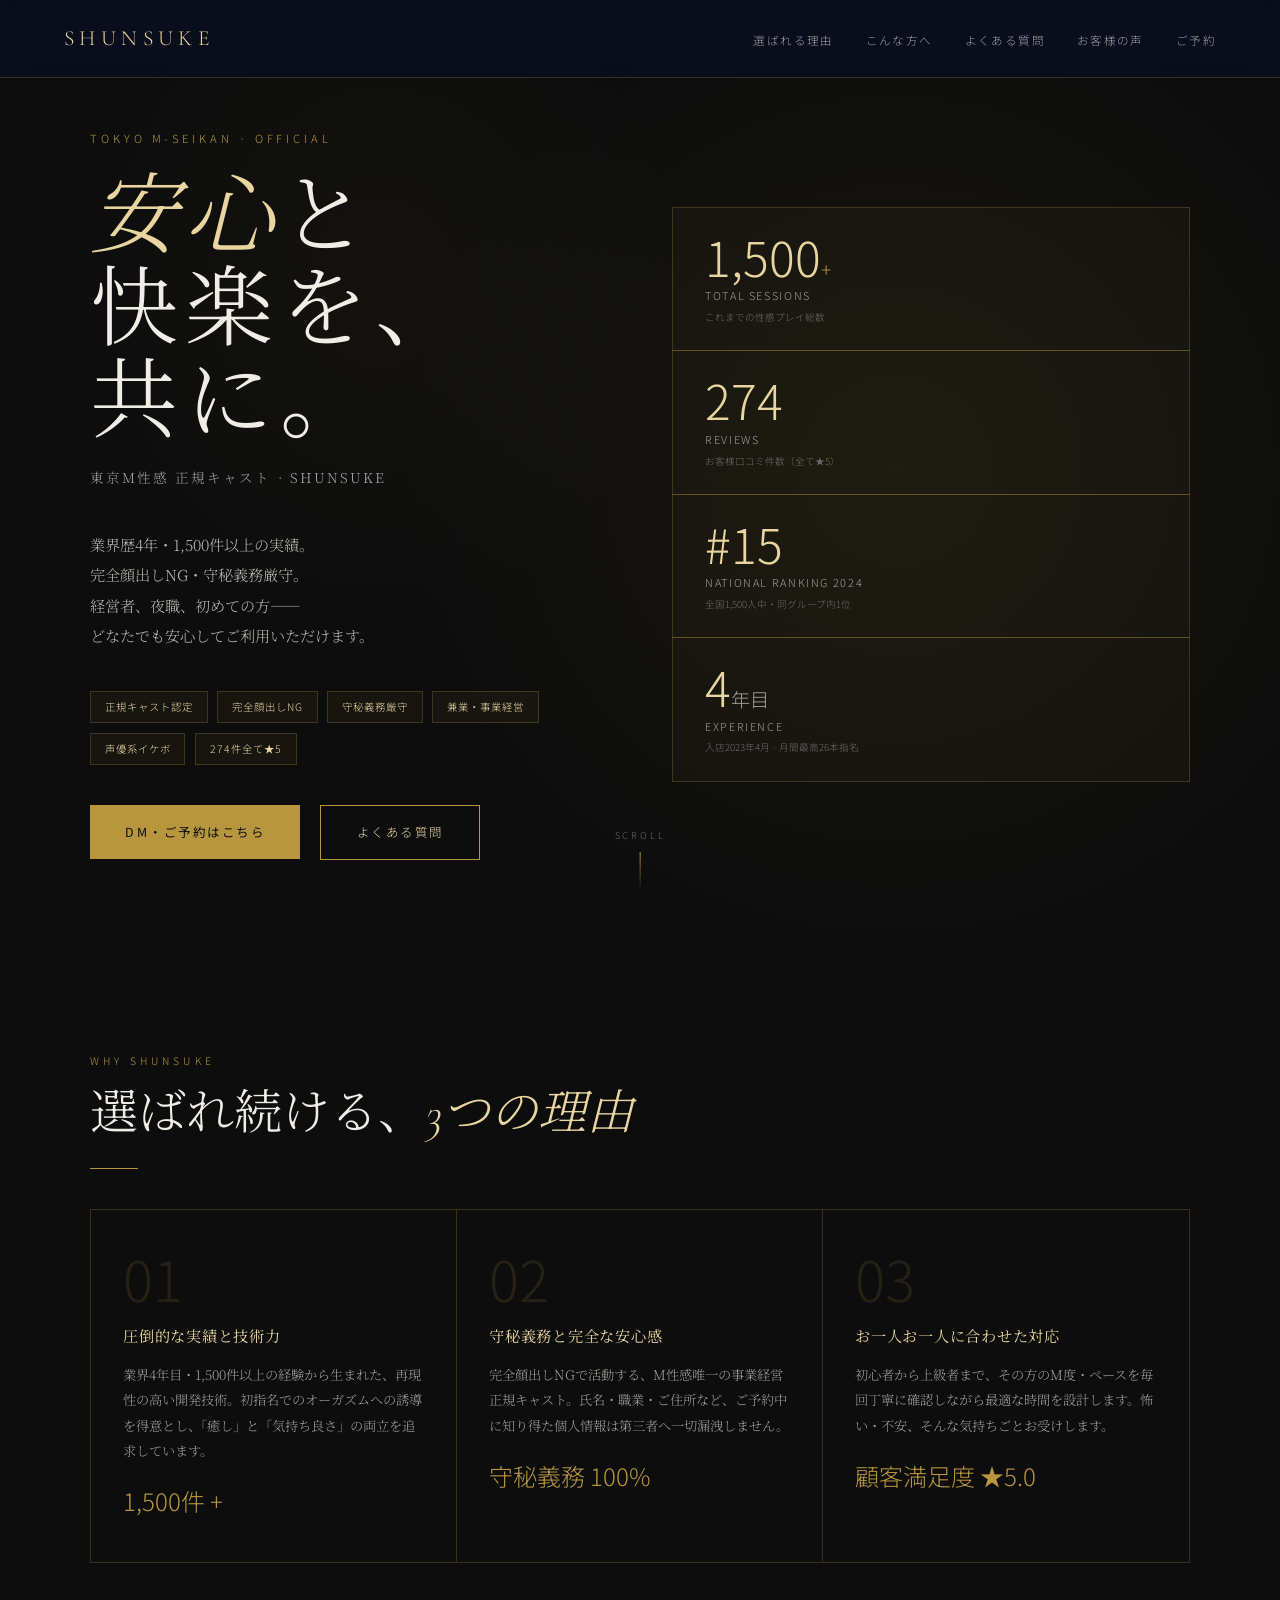
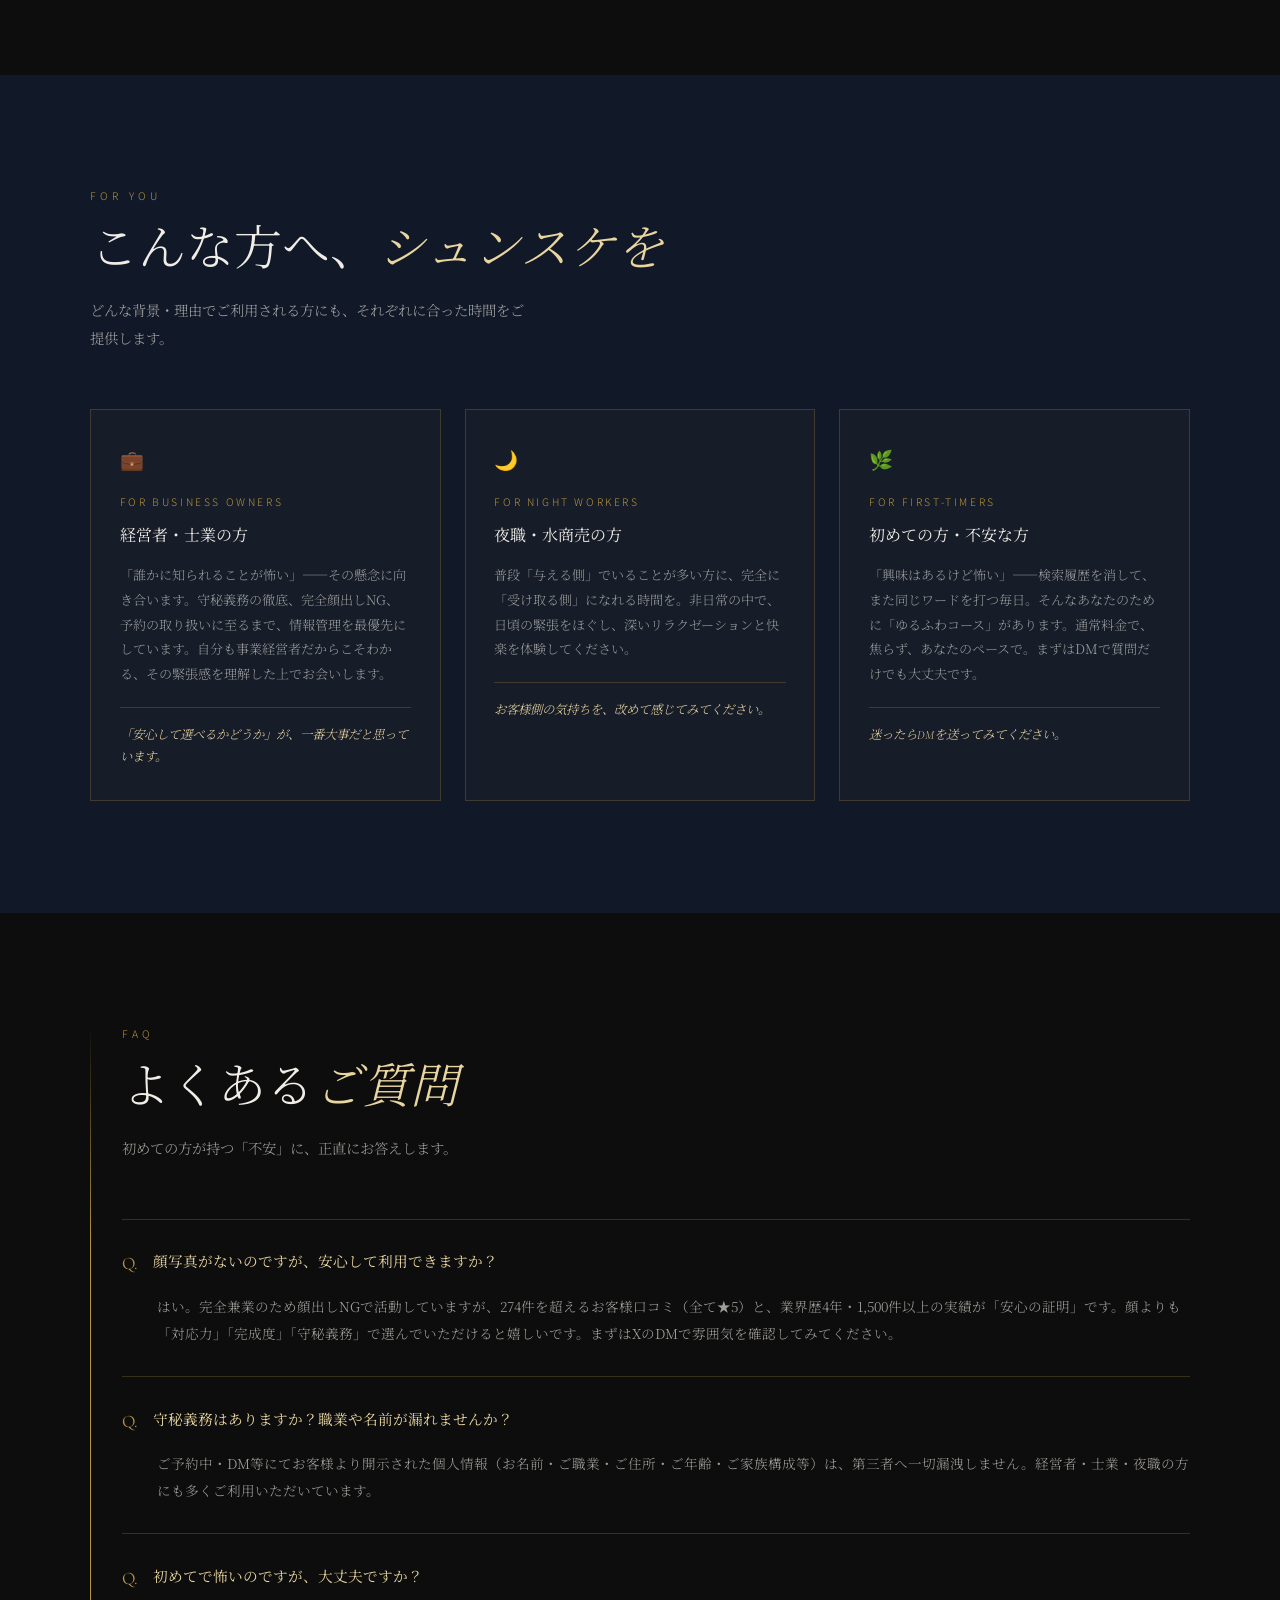
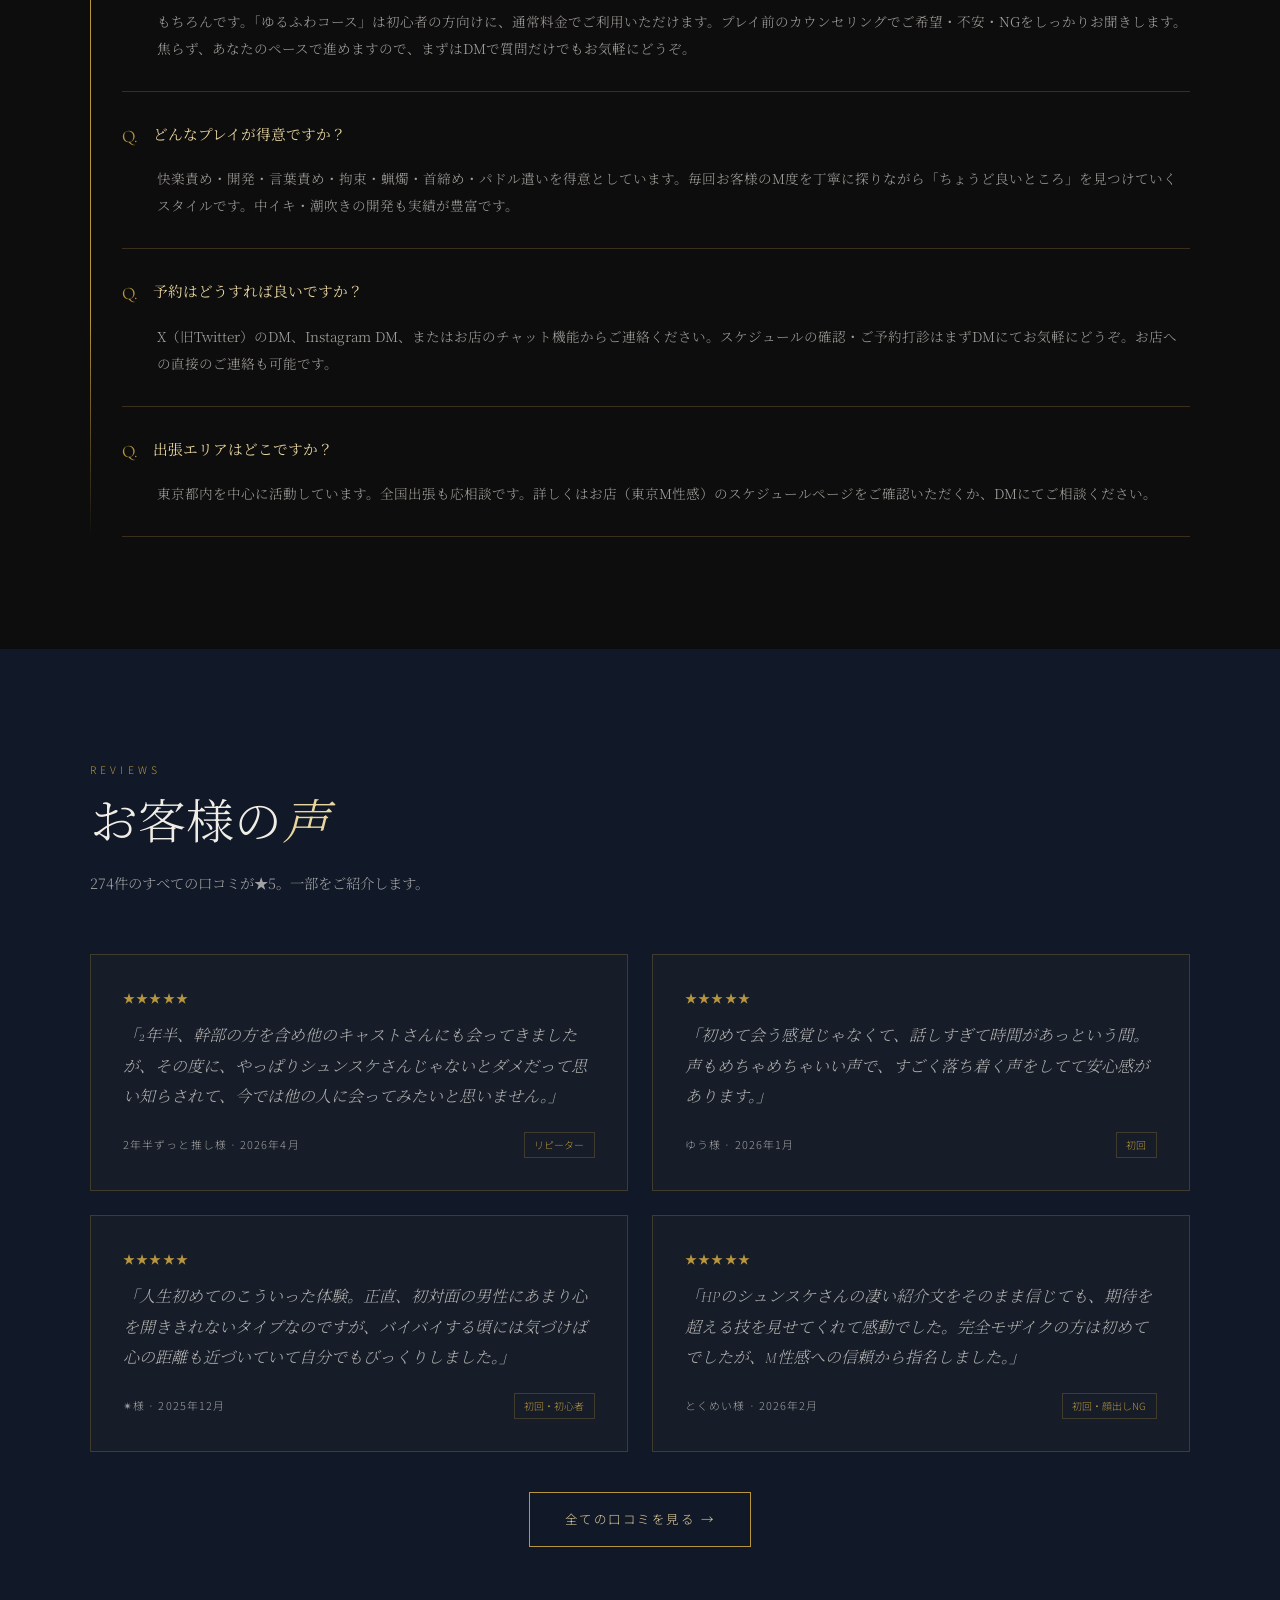
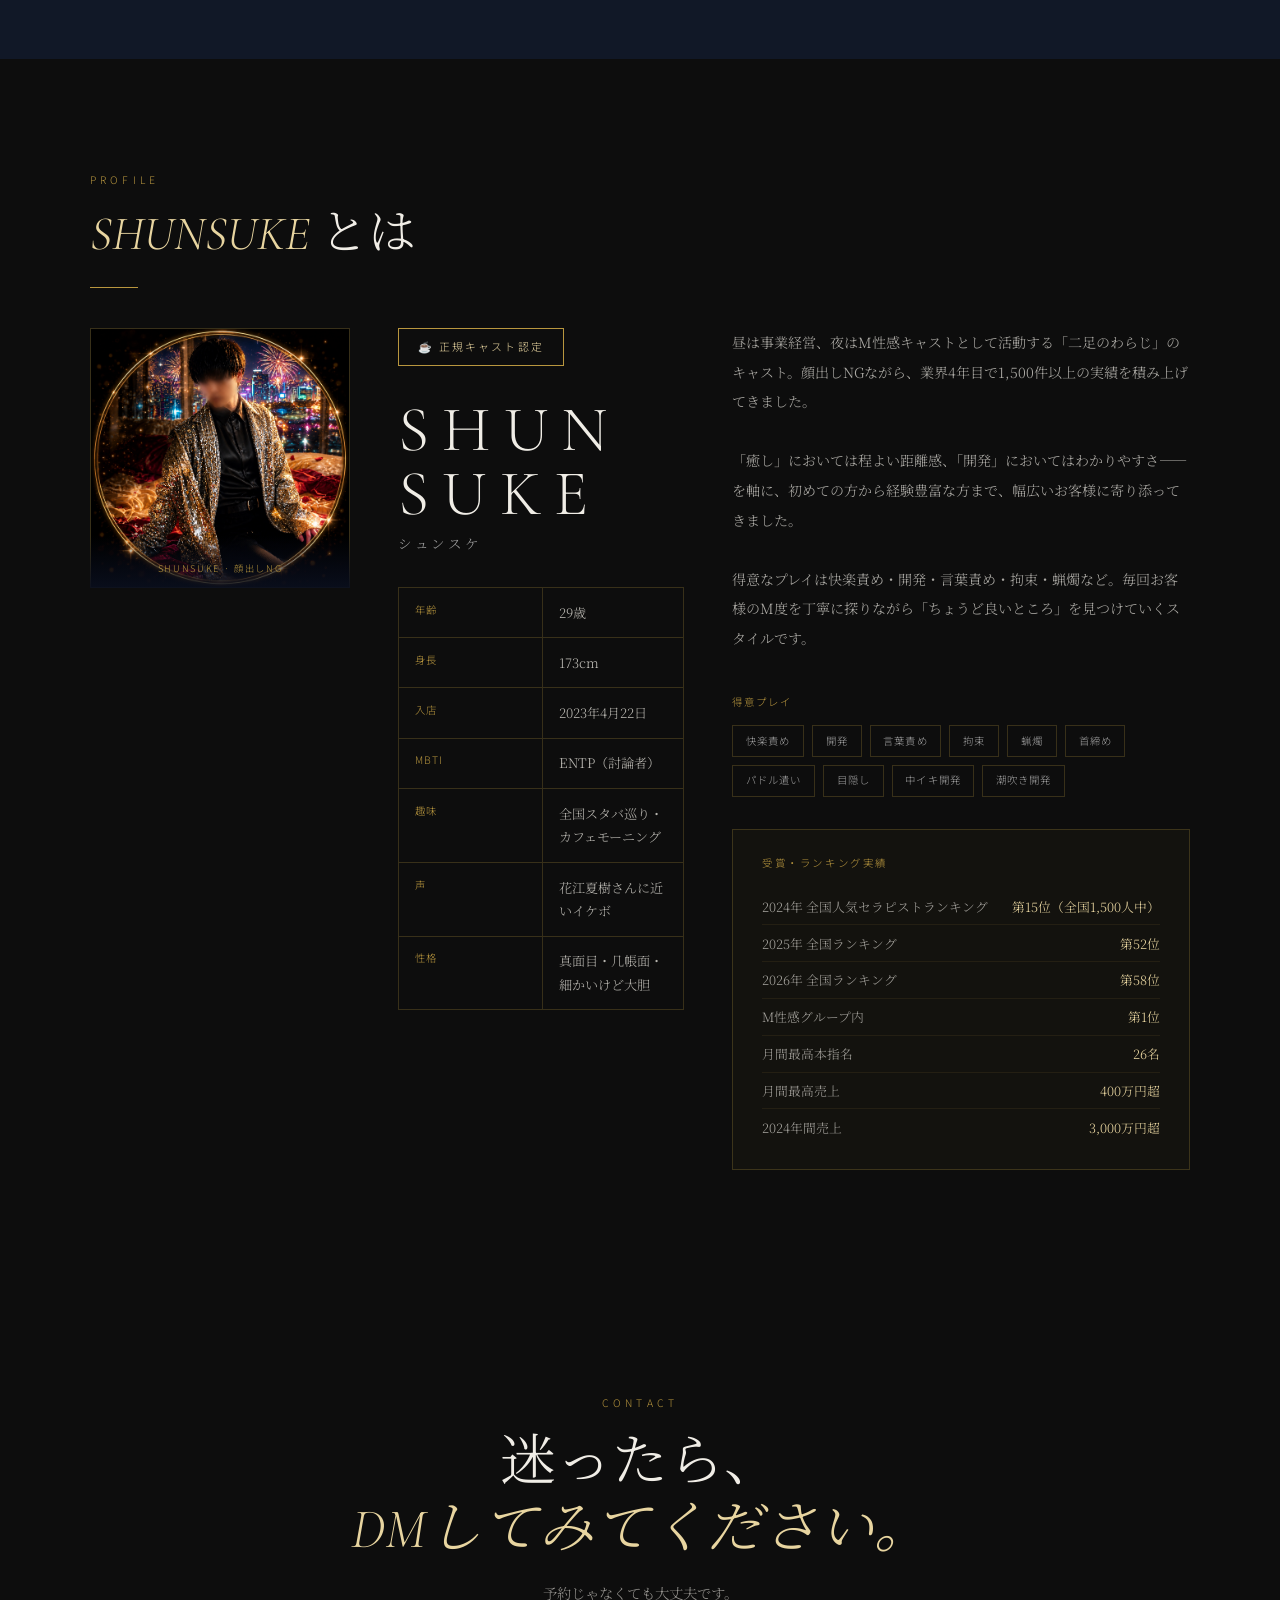
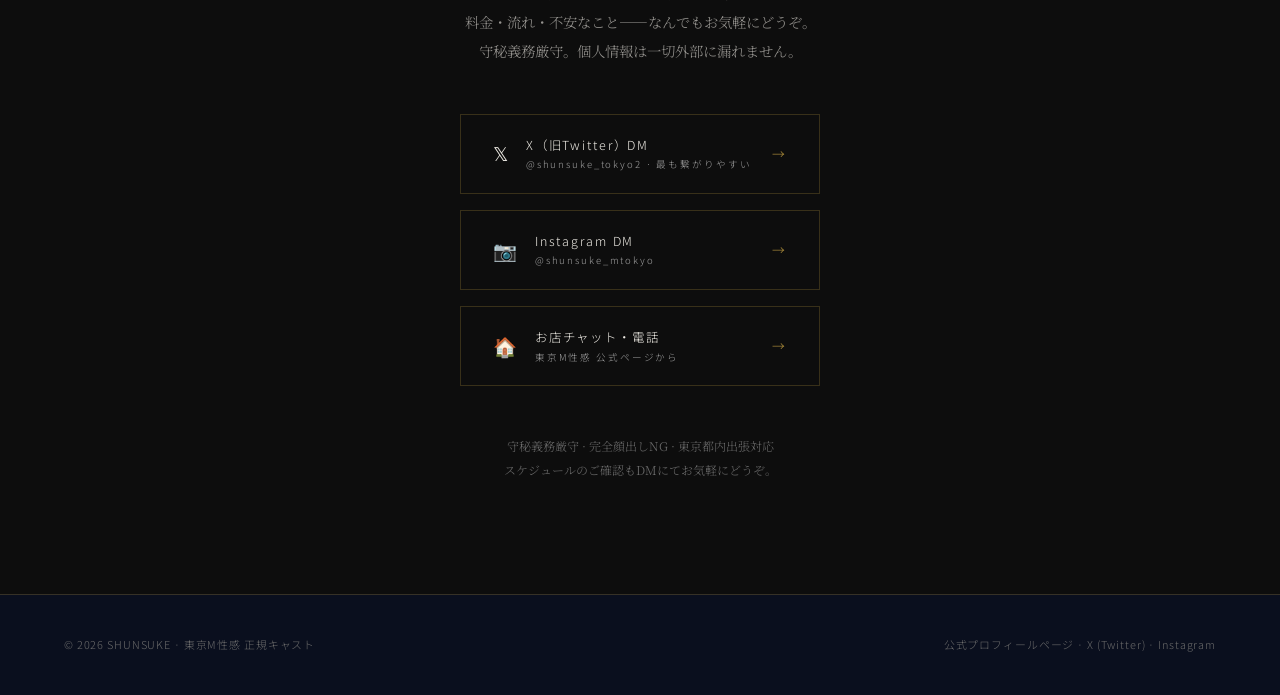
<file: shunsuke_lp.html>
<!DOCTYPE html>
<html lang="ja">
<head>
  <meta charset="UTF-8">
  <meta name="viewport" content="width=device-width, initial-scale=1.0">
  <title>SHUNSUKE｜東京M性感 正規キャスト｜守秘義務・顔出しNG・開発特化</title>
  <meta name="description" content="東京M性感・正規キャスト SHUNSUKEの公式ページ。業界歴4年・1,500件以上の実績。守秘義務厳守、完全顔出しNG。経営者・夜職の方・初めての方も安心してご利用いただけます。東京都内出張対応。">
  <meta name="keywords" content="SHUNSUKE,シュンスケ,東京M性感,女性用風俗,女風,M性感,東京,守秘義務,顔出しなし,開発,正規キャスト">
  <link rel="canonical" href="https://tokyo-m-seikan.com/honten/therapist/48/">

  <!-- OGP -->
  <meta property="og:title" content="SHUNSUKE｜東京M性感 正規キャスト">
  <meta property="og:description" content="業界歴4年・1,500件以上の実績。守秘義務厳守・完全顔出しNG。経営者・夜職の方も安心。">
  <meta property="og:type" content="website">

  <link rel="preconnect" href="https://fonts.googleapis.com">
  <link href="https://fonts.googleapis.com/css2?family=Cormorant+Garamond:ital,wght@0,300;0,400;0,600;1,300&family=Noto+Serif+JP:wght@300;400;500&family=Noto+Sans+JP:wght@300;400&display=swap" rel="stylesheet">

  <style>
    /* =============================================
       TOKEN SYSTEM
       Palette: Near-black #0D0D0D, Deep navy #0A0F1E,
       Gold #B8963E, Pale gold #E8D5A0, Off-white #F0EDE6,
       Muted grey #6B6B6B
       Type: Cormorant Garamond (display), Noto Serif JP (body), Noto Sans JP (utility)
       Signature: Vertical gold rule as section spine — 
       a device borrowed from Japanese binding,
       anchoring every section to a single gilt thread.
    ============================================= */

    :root {
      --black:      #0D0D0D;
      --navy:       #0A0F1E;
      --navy-mid:   #111827;
      --gold:       #B8963E;
      --gold-light: #E8D5A0;
      --gold-dim:   #7A6128;
      --offwhite:   #F0EDE6;
      --grey:       #6B6B6B;
      --grey-light: #A0A0A0;
      --border:     rgba(184,150,62,0.25);

      --font-display: 'Cormorant Garamond', 'Noto Serif JP', serif;
      --font-body:    'Noto Serif JP', serif;
      --font-ui:      'Noto Sans JP', sans-serif;
    }

    *, *::before, *::after { box-sizing: border-box; margin: 0; padding: 0; }

    html { scroll-behavior: smooth; }

    body {
      background: var(--navy);
      color: var(--offwhite);
      font-family: var(--font-body);
      font-weight: 300;
      line-height: 1.8;
      font-size: 15px;
      -webkit-font-smoothing: antialiased;
    }

    /* ─── UTILITY ─── */
    .gold      { color: var(--gold); }
    .gold-light{ color: var(--gold-light); }

    /* ─── SPINE: vertical gold rule ─── */
    .spine-section {
      position: relative;
      padding-left: 2rem;
    }
    .spine-section::before {
      content: '';
      position: absolute;
      left: 0;
      top: 0;
      bottom: 0;
      width: 1px;
      background: linear-gradient(to bottom, transparent, var(--gold) 20%, var(--gold) 80%, transparent);
    }

    /* ─── NAV ─── */
    nav {
      position: fixed;
      top: 0; left: 0; right: 0;
      z-index: 100;
      display: flex;
      justify-content: space-between;
      align-items: center;
      padding: 1.2rem 5%;
      background: rgba(10, 15, 30, 0.92);
      backdrop-filter: blur(12px);
      border-bottom: 1px solid var(--border);
    }
    .nav-logo {
      font-family: var(--font-display);
      font-size: 1.35rem;
      letter-spacing: 0.25em;
      color: var(--gold-light);
      font-weight: 300;
      text-decoration: none;
    }
    .nav-links {
      display: flex;
      gap: 2rem;
      list-style: none;
    }
    .nav-links a {
      font-family: var(--font-ui);
      font-size: 0.72rem;
      letter-spacing: 0.12em;
      color: var(--grey-light);
      text-decoration: none;
      transition: color 0.2s;
    }
    .nav-links a:hover { color: var(--gold-light); }

    /* ─── HERO ─── */
    #hero {
      min-height: 100vh;
      display: flex;
      align-items: center;
      justify-content: center;
      position: relative;
      overflow: hidden;
      padding: 8rem 5% 5rem;
    }
    .hero-bg {
      position: absolute;
      inset: 0;
      background:
        radial-gradient(ellipse 60% 80% at 70% 50%, rgba(184,150,62,0.07) 0%, transparent 65%),
        radial-gradient(ellipse 40% 60% at 30% 30%, rgba(184,150,62,0.04) 0%, transparent 60%),
        var(--black);
    }
    .hero-grid {
      display: grid;
      grid-template-columns: 1fr 1fr;
      gap: 4rem;
      max-width: 1100px;
      width: 100%;
      position: relative;
      z-index: 2;
    }
    .hero-left { display: flex; flex-direction: column; justify-content: center; }

    .eyebrow {
      font-family: var(--font-ui);
      font-size: 0.7rem;
      letter-spacing: 0.35em;
      color: var(--gold);
      text-transform: uppercase;
      margin-bottom: 1.5rem;
    }
    h1 {
      font-family: var(--font-display);
      font-size: clamp(3rem, 7vw, 5.5rem);
      font-weight: 300;
      line-height: 1.05;
      letter-spacing: 0.08em;
      color: var(--offwhite);
      margin-bottom: 0.5rem;
    }
    h1 em {
      font-style: italic;
      color: var(--gold-light);
    }
    .hero-subtitle {
      font-family: var(--font-body);
      font-size: 0.85rem;
      color: var(--grey-light);
      letter-spacing: 0.15em;
      margin-bottom: 2.5rem;
      margin-top: 0.5rem;
    }
    .hero-copy {
      font-size: 0.95rem;
      color: rgba(240,237,230,0.75);
      line-height: 2;
      max-width: 38ch;
      margin-bottom: 2.5rem;
    }

    /* Badges */
    .badge-row {
      display: flex;
      flex-wrap: wrap;
      gap: 0.6rem;
      margin-bottom: 2.5rem;
    }
    .badge {
      font-family: var(--font-ui);
      font-size: 0.65rem;
      letter-spacing: 0.1em;
      padding: 0.35rem 0.85rem;
      border: 1px solid var(--border);
      color: var(--gold-light);
      background: rgba(184,150,62,0.06);
    }

    /* CTA button */
    .btn-primary {
      display: inline-block;
      font-family: var(--font-ui);
      font-size: 0.78rem;
      letter-spacing: 0.2em;
      padding: 1rem 2.2rem;
      background: var(--gold);
      color: var(--black);
      text-decoration: none;
      font-weight: 400;
      transition: background 0.25s, transform 0.2s;
      cursor: pointer;
      border: none;
    }
    .btn-primary:hover { background: var(--gold-light); transform: translateY(-1px); }

    .btn-secondary {
      display: inline-block;
      font-family: var(--font-ui);
      font-size: 0.78rem;
      letter-spacing: 0.2em;
      padding: 0.95rem 2.2rem;
      border: 1px solid var(--gold);
      color: var(--gold-light);
      text-decoration: none;
      transition: background 0.25s, color 0.25s;
      margin-left: 1rem;
    }
    .btn-secondary:hover { background: rgba(184,150,62,0.1); }

    /* Hero right — stats card */
    .hero-right {
      display: flex;
      flex-direction: column;
      justify-content: center;
      gap: 0;
    }
    .stat-card {
      border: 1px solid var(--border);
      background: rgba(184,150,62,0.04);
      padding: 1.5rem 2rem;
      margin-bottom: -1px;
    }
    .stat-number {
      font-family: var(--font-ui);
      font-size: 3rem;
      font-weight: 300;
      color: var(--gold-light);
      line-height: 1;
      font-feature-settings: "tnum";
    }
    .stat-label {
      font-family: var(--font-ui);
      font-size: 0.68rem;
      letter-spacing: 0.15em;
      color: var(--grey-light);
      margin-top: 0.4rem;
    }
    .stat-note {
      font-family: var(--font-ui);
      font-size: 0.6rem;
      color: var(--grey);
      margin-top: 0.2rem;
    }

    /* ─── SECTION BASE ─── */
    section {
      padding: 7rem 5%;
    }
    .section-inner {
      max-width: 1100px;
      margin: 0 auto;
    }
    .section-label {
      font-family: var(--font-ui);
      font-size: 0.65rem;
      letter-spacing: 0.4em;
      color: var(--gold);
      text-transform: uppercase;
      margin-bottom: 1rem;
      display: block;
    }
    h2 {
      font-family: var(--font-display);
      font-size: clamp(1.8rem, 4vw, 3rem);
      font-weight: 300;
      line-height: 1.2;
      color: var(--offwhite);
      margin-bottom: 1rem;
    }
    h2 em { font-style: italic; color: var(--gold-light); }
    .section-lead {
      font-size: 0.9rem;
      color: rgba(240,237,230,0.65);
      max-width: 55ch;
      margin-bottom: 3.5rem;
      line-height: 2;
    }

    /* divider */
    .divider {
      width: 3rem;
      height: 1px;
      background: var(--gold);
      margin: 1.5rem 0 2.5rem;
    }

    /* ─── SECTION 2: 3つの理由 ─── */
    #reasons { background: var(--black); }
    .reasons-grid {
      display: grid;
      grid-template-columns: repeat(3, 1fr);
      gap: 0;
      border: 1px solid var(--border);
    }
    .reason-item {
      padding: 2.5rem 2rem;
      border-right: 1px solid var(--border);
      position: relative;
    }
    .reason-item:last-child { border-right: none; }
    .reason-num {
      font-family: var(--font-ui);
      font-size: 3.5rem;
      color: rgba(184,150,62,0.15);
      line-height: 1;
      margin-bottom: 1rem;
      font-weight: 300;
      font-feature-settings: "tnum";
    }
    .reason-title {
      font-family: var(--font-body);
      font-size: 0.95rem;
      color: var(--gold-light);
      margin-bottom: 0.8rem;
      font-weight: 400;
      letter-spacing: 0.05em;
    }
    .reason-body {
      font-size: 0.83rem;
      color: rgba(240,237,230,0.65);
      line-height: 1.9;
    }
    .reason-data {
      font-family: var(--font-ui);
      font-size: 1.5rem;
      color: var(--gold);
      margin-top: 1rem;
      font-feature-settings: "tnum";
    }

    /* ─── SECTION 3: こんな方へ ─── */
    #for-you { background: var(--navy-mid); }
    .targets-grid {
      display: grid;
      grid-template-columns: repeat(3, 1fr);
      gap: 1.5rem;
    }
    .target-card {
      border: 1px solid var(--border);
      background: rgba(184,150,62,0.03);
      padding: 2rem 1.8rem;
      position: relative;
    }
    .target-icon {
      font-size: 1.2rem;
      margin-bottom: 1rem;
      display: block;
    }
    .target-type {
      font-family: var(--font-ui);
      font-size: 0.65rem;
      letter-spacing: 0.25em;
      color: var(--gold);
      text-transform: uppercase;
      margin-bottom: 0.6rem;
    }
    .target-title {
      font-family: var(--font-body);
      font-size: 1rem;
      color: var(--offwhite);
      margin-bottom: 0.8rem;
      font-weight: 400;
    }
    .target-body {
      font-size: 0.82rem;
      color: rgba(240,237,230,0.6);
      line-height: 1.9;
    }
    .target-quote {
      margin-top: 1.2rem;
      padding-top: 1rem;
      border-top: 1px solid var(--border);
      font-size: 0.78rem;
      color: var(--gold-light);
      font-style: italic;
      font-family: var(--font-display);
    }

    /* ─── SECTION 4: FAQ / AEO ─── */
    #faq { background: var(--black); }
    .faq-list { display: flex; flex-direction: column; gap: 0; }
    .faq-item {
      border-top: 1px solid var(--border);
      padding: 1.8rem 0;
    }
    .faq-item:last-child { border-bottom: 1px solid var(--border); }
    .faq-q {
      font-family: var(--font-body);
      font-size: 0.92rem;
      color: var(--gold-light);
      margin-bottom: 0.8rem;
      display: flex;
      gap: 1rem;
      font-weight: 400;
    }
    .faq-q::before {
      content: 'Q.';
      font-family: var(--font-display);
      font-size: 1.1rem;
      color: var(--gold);
      flex-shrink: 0;
    }
    .faq-a {
      font-size: 0.85rem;
      color: rgba(240,237,230,0.65);
      line-height: 2;
      padding-left: 2.2rem;
    }

    /* ─── SECTION 5: 口コミ ─── */
    #reviews { background: var(--navy-mid); }
    .reviews-grid {
      display: grid;
      grid-template-columns: repeat(2, 1fr);
      gap: 1.5rem;
    }
    .review-card {
      border: 1px solid var(--border);
      background: rgba(184,150,62,0.03);
      padding: 2rem;
    }
    .review-stars {
      color: var(--gold);
      font-size: 0.75rem;
      letter-spacing: 0.1em;
      margin-bottom: 0.8rem;
    }
    .review-text {
      font-size: 0.85rem;
      color: rgba(240,237,230,0.7);
      line-height: 1.9;
      font-style: italic;
      font-family: var(--font-display);
      font-size: 1rem;
      font-weight: 300;
    }
    .review-meta {
      margin-top: 1.2rem;
      display: flex;
      justify-content: space-between;
      align-items: center;
    }
    .review-name {
      font-family: var(--font-ui);
      font-size: 0.68rem;
      letter-spacing: 0.1em;
      color: var(--grey-light);
    }
    .review-tag {
      font-family: var(--font-ui);
      font-size: 0.62rem;
      padding: 0.2rem 0.6rem;
      border: 1px solid var(--border);
      color: var(--gold);
    }

    /* ─── SECTION 6: プロフィール ─── */
    #profile { background: var(--black); }
    .profile-grid {
      display: grid;
      grid-template-columns: 260px 1fr 1.6fr;
      gap: 3rem;
      align-items: start;
    }
    .profile-photo-wrap { position: relative; }
    .profile-photo {
      width: 100%;
      aspect-ratio: 1 / 1;
      object-fit: cover;
      object-position: center top;
      border: 1px solid var(--border);
      display: block;
    }
    .profile-photo-label {
      position: absolute;
      bottom: 0; left: 0; right: 0;
      background: linear-gradient(to top, rgba(10,15,30,0.92), transparent);
      padding: 1.5rem 0.8rem 0.7rem;
      font-family: var(--font-ui);
      font-size: 0.58rem;
      letter-spacing: 0.18em;
      color: var(--gold);
      text-align: center;
    }
    .profile-left { position: relative; }
    .profile-rank-badge {
      display: inline-block;
      border: 1px solid var(--gold);
      padding: 0.5rem 1.2rem;
      font-family: var(--font-ui);
      font-size: 0.68rem;
      letter-spacing: 0.2em;
      color: var(--gold-light);
      margin-bottom: 2rem;
    }
    .profile-name {
      font-family: var(--font-display);
      font-size: 4rem;
      font-weight: 300;
      letter-spacing: 0.2em;
      color: var(--offwhite);
      line-height: 1;
      margin-bottom: 0.3rem;
    }
    .profile-name-ja {
      font-family: var(--font-body);
      font-size: 0.85rem;
      color: var(--grey-light);
      letter-spacing: 0.2em;
      margin-bottom: 2rem;
    }
    .profile-specs {
      display: flex;
      flex-direction: column;
      gap: 0;
      border: 1px solid var(--border);
    }
    .spec-row {
      display: flex;
      font-size: 0.8rem;
      border-bottom: 1px solid var(--border);
    }
    .spec-row:last-child { border-bottom: none; }
    .spec-key {
      font-family: var(--font-ui);
      font-size: 0.65rem;
      letter-spacing: 0.1em;
      color: var(--gold);
      padding: 0.8rem 1rem;
      width: 9rem;
      flex-shrink: 0;
      border-right: 1px solid var(--border);
    }
    .spec-val {
      padding: 0.8rem 1rem;
      color: rgba(240,237,230,0.75);
      font-size: 0.82rem;
    }

    .profile-right { }
    .profile-bio {
      font-size: 0.88rem;
      color: rgba(240,237,230,0.7);
      line-height: 2.1;
      margin-bottom: 2.5rem;
    }
    .plays-grid {
      display: flex;
      flex-wrap: wrap;
      gap: 0.5rem;
      margin-bottom: 2rem;
    }
    .play-tag {
      font-family: var(--font-ui);
      font-size: 0.65rem;
      letter-spacing: 0.1em;
      padding: 0.35rem 0.8rem;
      border: 1px solid var(--border);
      color: var(--grey-light);
    }

    .ranking-list {
      border: 1px solid var(--border);
      padding: 1.5rem 1.8rem;
      background: rgba(184,150,62,0.04);
    }
    .ranking-title {
      font-family: var(--font-ui);
      font-size: 0.65rem;
      letter-spacing: 0.25em;
      color: var(--gold);
      text-transform: uppercase;
      margin-bottom: 1rem;
    }
    .ranking-item {
      display: flex;
      justify-content: space-between;
      font-size: 0.8rem;
      padding: 0.4rem 0;
      border-bottom: 1px solid rgba(184,150,62,0.1);
      color: rgba(240,237,230,0.65);
    }
    .ranking-item:last-child { border-bottom: none; }
    .ranking-item span:last-child { color: var(--gold-light); }

    /* ─── SECTION 7: CTA ─── */
    #contact {
      background: var(--black);
      text-align: center;
    }
    .contact-inner { max-width: 700px; margin: 0 auto; }
    .contact-inner h2 {
      font-size: clamp(2rem, 5vw, 3.5rem);
      margin-bottom: 1rem;
    }
    .contact-lead {
      font-size: 0.9rem;
      color: rgba(240,237,230,0.6);
      line-height: 2;
      margin-bottom: 3rem;
    }
    .contact-methods {
      display: flex;
      flex-direction: column;
      gap: 1rem;
      align-items: center;
      margin-bottom: 3rem;
    }
    .contact-method {
      display: flex;
      align-items: center;
      gap: 1rem;
      border: 1px solid var(--border);
      padding: 1.2rem 2rem;
      text-decoration: none;
      color: var(--offwhite);
      font-family: var(--font-ui);
      font-size: 0.78rem;
      letter-spacing: 0.15em;
      width: 100%;
      max-width: 360px;
      transition: background 0.2s, border-color 0.2s;
    }
    .contact-method:hover { background: rgba(184,150,62,0.08); border-color: var(--gold); }
    .contact-method-icon { font-size: 1.2rem; }
    .contact-method-label { flex: 1; text-align: left; }
    .contact-method-sub {
      font-size: 0.6rem;
      color: var(--grey-light);
    }
    .contact-note {
      font-size: 0.75rem;
      color: var(--grey);
      line-height: 2;
    }

    /* ─── FOOTER ─── */
    footer {
      background: var(--navy);
      border-top: 1px solid var(--border);
      padding: 2.5rem 5%;
      display: flex;
      justify-content: space-between;
      align-items: center;
      font-family: var(--font-ui);
      font-size: 0.68rem;
      color: var(--grey);
      letter-spacing: 0.08em;
    }
    footer a { color: var(--grey); text-decoration: none; }
    footer a:hover { color: var(--gold-light); }

    /* ─── SCROLL INDICATOR ─── */
    .scroll-line {
      position: absolute;
      bottom: 3rem;
      left: 50%;
      transform: translateX(-50%);
      display: flex;
      flex-direction: column;
      align-items: center;
      gap: 0.5rem;
      z-index: 2;
    }
    .scroll-text {
      font-family: var(--font-ui);
      font-size: 0.58rem;
      letter-spacing: 0.3em;
      color: var(--grey);
      text-transform: uppercase;
    }
    .scroll-bar {
      width: 1px;
      height: 2.5rem;
      background: linear-gradient(to bottom, var(--gold), transparent);
      animation: scrollPulse 2s ease-in-out infinite;
    }
    @keyframes scrollPulse {
      0%, 100% { opacity: 0.4; transform: scaleY(1); }
      50%       { opacity: 1;   transform: scaleY(1.1); }
    }

    /* ─── RESPONSIVE ─── */
    @media (max-width: 768px) {
      .hero-grid { grid-template-columns: 1fr; gap: 3rem; }
      .hero-right { display: none; }
      .reasons-grid { grid-template-columns: 1fr; }
      .reason-item { border-right: none; border-bottom: 1px solid var(--border); }
      .reason-item:last-child { border-bottom: none; }
      .targets-grid { grid-template-columns: 1fr; }
      .reviews-grid { grid-template-columns: 1fr; }
      .profile-grid { grid-template-columns: 1fr; gap: 2rem; }
      .profile-photo-wrap { max-width: 260px; margin: 0 auto; }
      nav .nav-links { display: none; }
      .btn-secondary { margin-left: 0; margin-top: 0.8rem; }
      footer { flex-direction: column; gap: 0.8rem; text-align: center; }
    }

    /* ─── DM MODAL ─── */
    .dm-modal-overlay {
      display: none;
      position: fixed;
      inset: 0;
      background: rgba(0,0,0,0.75);
      z-index: 200;
      align-items: center;
      justify-content: center;
      backdrop-filter: blur(6px);
    }
    .dm-modal-overlay.active { display: flex; }
    .dm-modal {
      background: var(--navy-mid);
      border: 1px solid var(--border);
      padding: 2.5rem 2rem;
      max-width: 400px;
      width: 90%;
      position: relative;
    }
    .dm-modal-title {
      font-family: var(--font-display);
      font-size: 1.6rem;
      color: var(--gold-light);
      margin-bottom: 0.4rem;
      font-weight: 300;
    }
    .dm-modal-sub {
      font-family: var(--font-ui);
      font-size: 0.72rem;
      color: var(--grey-light);
      margin-bottom: 1.8rem;
      letter-spacing: 0.05em;
    }
    .dm-modal-btn {
      display: flex;
      align-items: center;
      gap: 1rem;
      padding: 1rem 1.4rem;
      border: 1px solid var(--border);
      text-decoration: none;
      color: var(--offwhite);
      font-family: var(--font-ui);
      font-size: 0.8rem;
      letter-spacing: 0.1em;
      margin-bottom: 0.8rem;
      transition: background 0.2s, border-color 0.2s;
    }
    .dm-modal-btn:last-of-type { margin-bottom: 0; }
    .dm-modal-btn:hover { background: rgba(184,150,62,0.1); border-color: var(--gold); }
    .dm-modal-btn-icon { font-size: 1.3rem; flex-shrink: 0; }
    .dm-modal-btn-label { flex: 1; }
    .dm-modal-btn-handle { font-size: 0.65rem; color: var(--grey-light); display: block; margin-top: 0.15rem; }
    .dm-modal-close {
      position: absolute;
      top: 1rem; right: 1.2rem;
      background: none;
      border: none;
      color: var(--grey-light);
      font-size: 1.2rem;
      cursor: pointer;
      line-height: 1;
    }
    .dm-modal-close:hover { color: var(--offwhite); }

    @media (prefers-reduced-motion: reduce) {
      .scroll-bar { animation: none; }
    }
  </style>
</head>
<body>

  <!-- NAV -->
  <nav>
    <a href="#hero" class="nav-logo">SHUNSUKE</a>
    <ul class="nav-links">
      <li><a href="#reasons">選ばれる理由</a></li>
      <li><a href="#for-you">こんな方へ</a></li>
      <li><a href="#faq">よくある質問</a></li>
      <li><a href="#reviews">お客様の声</a></li>
      <li><a href="#contact">ご予約</a></li>
    </ul>
  </nav>

  <!-- HERO -->
  <section id="hero">
    <div class="hero-bg"></div>
    <div class="hero-grid section-inner">
      <div class="hero-left">
        <p class="eyebrow">Tokyo M-Seikan · Official</p>
        <h1><em>安心</em>と<br>快楽を、<br>共に。</h1>
        <p class="hero-subtitle">東京M性感 正規キャスト · SHUNSUKE</p>
        <p class="hero-copy">
          業界歴4年・1,500件以上の実績。<br>
          完全顔出しNG・守秘義務厳守。<br>
          経営者、夜職、初めての方——<br>
          どなたでも安心してご利用いただけます。
        </p>
        <div class="badge-row">
          <span class="badge">正規キャスト認定</span>
          <span class="badge">完全顔出しNG</span>
          <span class="badge">守秘義務厳守</span>
          <span class="badge">兼業・事業経営</span>
          <span class="badge">声優系イケボ</span>
          <span class="badge">274件全て★5</span>
        </div>
        <div>
          <a href="#" onclick="document.getElementById('dmModal').classList.add('active'); return false;" class="btn-primary">DM・ご予約はこちら</a>
          <a href="#faq" class="btn-secondary">よくある質問</a>
        </div>
      </div>
      <div class="hero-right">
        <div class="stat-card">
          <div class="stat-number">1,500<span style="font-size:1.2rem; color:var(--gold);">+</span></div>
          <div class="stat-label">TOTAL SESSIONS</div>
          <div class="stat-note">これまでの性感プレイ総数</div>
        </div>
        <div class="stat-card">
          <div class="stat-number">274</div>
          <div class="stat-label">REVIEWS</div>
          <div class="stat-note">お客様口コミ件数（全て★5）</div>
        </div>
        <div class="stat-card">
          <div class="stat-number">#15</div>
          <div class="stat-label">NATIONAL RANKING 2024</div>
          <div class="stat-note">全国1,500人中・同グループ内1位</div>
        </div>
        <div class="stat-card">
          <div class="stat-number">4<span style="font-size:1.2rem; color:var(--grey-light);">年目</span></div>
          <div class="stat-label">EXPERIENCE</div>
          <div class="stat-note">入店2023年4月 · 月間最高26本指名</div>
        </div>
      </div>
    </div>
    <div class="scroll-line">
      <span class="scroll-text">Scroll</span>
      <div class="scroll-bar"></div>
    </div>
  </section>

  <!-- SECTION 2: 選ばれる3つの理由 -->
  <section id="reasons">
    <div class="section-inner">
      <span class="section-label">Why Shunsuke</span>
      <h2>選ばれ続ける、<em>3つの理由</em></h2>
      <div class="divider"></div>
      <div class="reasons-grid">
        <div class="reason-item">
          <div class="reason-num">01</div>
          <div class="reason-title">圧倒的な実績と技術力</div>
          <div class="reason-body">
            業界4年目・1,500件以上の経験から生まれた、再現性の高い開発技術。初指名でのオーガズムへの誘導を得意とし、「癒し」と「気持ち良さ」の両立を追求しています。
          </div>
          <div class="reason-data">1,500件 +</div>
        </div>
        <div class="reason-item">
          <div class="reason-num">02</div>
          <div class="reason-title">守秘義務と完全な安心感</div>
          <div class="reason-body">
            完全顔出しNGで活動する、M性感唯一の事業経営正規キャスト。氏名・職業・ご住所など、ご予約中に知り得た個人情報は第三者へ一切漏洩しません。
          </div>
          <div class="reason-data">守秘義務 100%</div>
        </div>
        <div class="reason-item">
          <div class="reason-num">03</div>
          <div class="reason-title">お一人お一人に合わせた対応</div>
          <div class="reason-body">
            初心者から上級者まで、その方のM度・ペースを毎回丁寧に確認しながら最適な時間を設計します。怖い・不安、そんな気持ちごとお受けします。
          </div>
          <div class="reason-data">顧客満足度 ★5.0</div>
        </div>
      </div>
    </div>
  </section>

  <!-- SECTION 3: こんな方へ -->
  <section id="for-you">
    <div class="section-inner">
      <span class="section-label">For You</span>
      <h2>こんな方へ、<em>シュンスケを</em></h2>
      <p class="section-lead">
        どんな背景・理由でご利用される方にも、それぞれに合った時間をご提供します。
      </p>
      <div class="targets-grid">
        <div class="target-card">
          <span class="target-icon">💼</span>
          <div class="target-type">For Business Owners</div>
          <div class="target-title">経営者・士業の方</div>
          <div class="target-body">
            「誰かに知られることが怖い」——その懸念に向き合います。守秘義務の徹底、完全顔出しNG、予約の取り扱いに至るまで、情報管理を最優先にしています。自分も事業経営者だからこそわかる、その緊張感を理解した上でお会いします。
          </div>
          <div class="target-quote">「安心して選べるかどうか」が、一番大事だと思っています。</div>
        </div>
        <div class="target-card">
          <span class="target-icon">🌙</span>
          <div class="target-type">For Night Workers</div>
          <div class="target-title">夜職・水商売の方</div>
          <div class="target-body">
            普段「与える側」でいることが多い方に、完全に「受け取る側」になれる時間を。非日常の中で、日頃の緊張をほぐし、深いリラクゼーションと快楽を体験してください。
          </div>
          <div class="target-quote">お客様側の気持ちを、改めて感じてみてください。</div>
        </div>
        <div class="target-card">
          <span class="target-icon">🌿</span>
          <div class="target-type">For First-timers</div>
          <div class="target-title">初めての方・不安な方</div>
          <div class="target-body">
            「興味はあるけど怖い」——検索履歴を消して、また同じワードを打つ毎日。そんなあなたのために「ゆるふわコース」があります。通常料金で、焦らず、あなたのペースで。まずはDMで質問だけでも大丈夫です。
          </div>
          <div class="target-quote">迷ったらDMを送ってみてください。</div>
        </div>
      </div>
    </div>
  </section>

  <!-- SECTION 4: FAQ / AEO -->
  <section id="faq">
    <div class="section-inner spine-section">
      <span class="section-label">FAQ</span>
      <h2>よくある<em>ご質問</em></h2>
      <p class="section-lead">初めての方が持つ「不安」に、正直にお答えします。</p>
      <div class="faq-list">
        <div class="faq-item">
          <div class="faq-q">顔写真がないのですが、安心して利用できますか？</div>
          <div class="faq-a">はい。完全兼業のため顔出しNGで活動していますが、274件を超えるお客様口コミ（全て★5）と、業界歴4年・1,500件以上の実績が「安心の証明」です。顔よりも「対応力」「完成度」「守秘義務」で選んでいただけると嬉しいです。まずはXのDMで雰囲気を確認してみてください。</div>
        </div>
        <div class="faq-item">
          <div class="faq-q">守秘義務はありますか？職業や名前が漏れませんか？</div>
          <div class="faq-a">ご予約中・DM等にてお客様より開示された個人情報（お名前・ご職業・ご住所・ご年齢・ご家族構成等）は、第三者へ一切漏洩しません。経営者・士業・夜職の方にも多くご利用いただいています。</div>
        </div>
        <div class="faq-item">
          <div class="faq-q">初めてで怖いのですが、大丈夫ですか？</div>
          <div class="faq-a">もちろんです。「ゆるふわコース」は初心者の方向けに、通常料金でご利用いただけます。プレイ前のカウンセリングでご希望・不安・NGをしっかりお聞きします。焦らず、あなたのペースで進めますので、まずはDMで質問だけでもお気軽にどうぞ。</div>
        </div>
        <div class="faq-item">
          <div class="faq-q">どんなプレイが得意ですか？</div>
          <div class="faq-a">快楽責め・開発・言葉責め・拘束・蝋燭・首締め・パドル遣いを得意としています。毎回お客様のM度を丁寧に探りながら「ちょうど良いところ」を見つけていくスタイルです。中イキ・潮吹きの開発も実績が豊富です。</div>
        </div>
        <div class="faq-item">
          <div class="faq-q">予約はどうすれば良いですか？</div>
          <div class="faq-a">X（旧Twitter）のDM、Instagram DM、またはお店のチャット機能からご連絡ください。スケジュールの確認・ご予約打診はまずDMにてお気軽にどうぞ。お店への直接のご連絡も可能です。</div>
        </div>
        <div class="faq-item">
          <div class="faq-q">出張エリアはどこですか？</div>
          <div class="faq-a">東京都内を中心に活動しています。全国出張も応相談です。詳しくはお店（東京M性感）のスケジュールページをご確認いただくか、DMにてご相談ください。</div>
        </div>
      </div>
    </div>
  </section>

  <!-- SECTION 5: 口コミ -->
  <section id="reviews">
    <div class="section-inner">
      <span class="section-label">Reviews</span>
      <h2>お客様の<em>声</em></h2>
      <p class="section-lead">274件のすべての口コミが★5。一部をご紹介します。</p>
      <div class="reviews-grid">
        <div class="review-card">
          <div class="review-stars">★★★★★</div>
          <div class="review-text">「2年半、幹部の方を含め他のキャストさんにも会ってきましたが、その度に、やっぱりシュンスケさんじゃないとダメだって思い知らされて、今では他の人に会ってみたいと思いません。」</div>
          <div class="review-meta">
            <span class="review-name">2年半ずっと推し様 · 2026年4月</span>
            <span class="review-tag">リピーター</span>
          </div>
        </div>
        <div class="review-card">
          <div class="review-stars">★★★★★</div>
          <div class="review-text">「初めて会う感覚じゃなくて、話しすぎて時間があっという間。声もめちゃめちゃいい声で、すごく落ち着く声をしてて安心感があります。」</div>
          <div class="review-meta">
            <span class="review-name">ゆう様 · 2026年1月</span>
            <span class="review-tag">初回</span>
          </div>
        </div>
        <div class="review-card">
          <div class="review-stars">★★★★★</div>
          <div class="review-text">「人生初めてのこういった体験。正直、初対面の男性にあまり心を開ききれないタイプなのですが、バイバイする頃には気づけば心の距離も近づいていて自分でもびっくりしました。」</div>
          <div class="review-meta">
            <span class="review-name">✴︎様 · 2025年12月</span>
            <span class="review-tag">初回・初心者</span>
          </div>
        </div>
        <div class="review-card">
          <div class="review-stars">★★★★★</div>
          <div class="review-text">「HPのシュンスケさんの凄い紹介文をそのまま信じても、期待を超える技を見せてくれて感動でした。完全モザイクの方は初めてでしたが、M性感への信頼から指名しました。」</div>
          <div class="review-meta">
            <span class="review-name">とくめい様 · 2026年2月</span>
            <span class="review-tag">初回・顔出しNG</span>
          </div>
        </div>
      </div>
      <p style="text-align:center; margin-top:2.5rem;">
        <a href="https://tokyo-m-seikan.com/honten/therapist/48/" target="_blank" class="btn-secondary" style="margin-left:0;">全ての口コミを見る →</a>
      </p>
    </div>
  </section>

  <!-- SECTION 6: プロフィール -->
  <section id="profile">
    <div class="section-inner">
      <span class="section-label">Profile</span>
      <h2><em>SHUNSUKE</em> とは</h2>
      <div class="divider"></div>
      <div class="profile-grid">
        <div class="profile-photo-wrap">
          <img src="shunsuke_profile.png" alt="SHUNSUKE シュンスケ 東京M性感 正規キャスト" class="profile-photo">
          <div class="profile-photo-label">SHUNSUKE · 顔出しNG</div>
        </div>
        <div class="profile-left">
          <div class="profile-rank-badge">☕ 正規キャスト認定</div>
          <div class="profile-name">SHUN<br>SUKE</div>
          <div class="profile-name-ja">シュンスケ</div>
          <div class="profile-specs">
            <div class="spec-row">
              <span class="spec-key">年齢</span>
              <span class="spec-val">29歳</span>
            </div>
            <div class="spec-row">
              <span class="spec-key">身長</span>
              <span class="spec-val">173cm</span>
            </div>
            <div class="spec-row">
              <span class="spec-key">入店</span>
              <span class="spec-val">2023年4月22日</span>
            </div>
            <div class="spec-row">
              <span class="spec-key">MBTI</span>
              <span class="spec-val">ENTP（討論者）</span>
            </div>
            <div class="spec-row">
              <span class="spec-key">趣味</span>
              <span class="spec-val">全国スタバ巡り・カフェモーニング</span>
            </div>
            <div class="spec-row">
              <span class="spec-key">声</span>
              <span class="spec-val">花江夏樹さんに近いイケボ</span>
            </div>
            <div class="spec-row">
              <span class="spec-key">性格</span>
              <span class="spec-val">真面目・几帳面・細かいけど大胆</span>
            </div>
          </div>
        </div>
        <div class="profile-right">
          <p class="profile-bio">
            昼は事業経営、夜はM性感キャストとして活動する「二足のわらじ」のキャスト。顔出しNGながら、業界4年目で1,500件以上の実績を積み上げてきました。<br><br>
            「癒し」においては程よい距離感、「開発」においてはわかりやすさ——を軸に、初めての方から経験豊富な方まで、幅広いお客様に寄り添ってきました。<br><br>
            得意なプレイは快楽責め・開発・言葉責め・拘束・蝋燭など。毎回お客様のM度を丁寧に探りながら「ちょうど良いところ」を見つけていくスタイルです。
          </p>
          <p style="font-family:var(--font-ui); font-size:0.65rem; letter-spacing:0.2em; color:var(--gold); margin-bottom:0.8rem;">得意プレイ</p>
          <div class="plays-grid">
            <span class="play-tag">快楽責め</span>
            <span class="play-tag">開発</span>
            <span class="play-tag">言葉責め</span>
            <span class="play-tag">拘束</span>
            <span class="play-tag">蝋燭</span>
            <span class="play-tag">首締め</span>
            <span class="play-tag">パドル遣い</span>
            <span class="play-tag">目隠し</span>
            <span class="play-tag">中イキ開発</span>
            <span class="play-tag">潮吹き開発</span>
          </div>
          <div class="ranking-list">
            <div class="ranking-title">受賞・ランキング実績</div>
            <div class="ranking-item"><span>2024年 全国人気セラピストランキング</span><span>第15位（全国1,500人中）</span></div>
            <div class="ranking-item"><span>2025年 全国ランキング</span><span>第52位</span></div>
            <div class="ranking-item"><span>2026年 全国ランキング</span><span>第58位</span></div>
            <div class="ranking-item"><span>M性感グループ内</span><span>第1位</span></div>
            <div class="ranking-item"><span>月間最高本指名</span><span>26名</span></div>
            <div class="ranking-item"><span>月間最高売上</span><span>400万円超</span></div>
            <div class="ranking-item"><span>2024年間売上</span><span>3,000万円超</span></div>
          </div>
        </div>
      </div>
    </div>
  </section>

  <!-- SECTION 7: CTA -->
  <section id="contact">
    <div class="contact-inner">
      <span class="section-label" style="display:block; text-align:center; margin-bottom:1rem;">Contact</span>
      <h2>迷ったら、<br><em>DMしてみてください。</em></h2>
      <p class="contact-lead">
        予約じゃなくても大丈夫です。<br>
        料金・流れ・不安なこと——なんでもお気軽にどうぞ。<br>
        守秘義務厳守。個人情報は一切外部に漏れません。
      </p>
      <div class="contact-methods">
        <a href="https://x.com/shunsuke_tokyo2" target="_blank" class="contact-method">
          <span class="contact-method-icon">𝕏</span>
          <span class="contact-method-label">
            X（旧Twitter）DM
            <span class="contact-method-sub" style="display:block;">@shunsuke_tokyo2 · 最も繋がりやすい</span>
          </span>
          <span style="color:var(--gold); font-size:0.8rem;">→</span>
        </a>
        <a href="https://www.instagram.com/shunsuke_mtokyo" target="_blank" class="contact-method">
          <span class="contact-method-icon">📷</span>
          <span class="contact-method-label">
            Instagram DM
            <span class="contact-method-sub" style="display:block;">@shunsuke_mtokyo</span>
          </span>
          <span style="color:var(--gold); font-size:0.8rem;">→</span>
        </a>
        <a href="https://tokyo-m-seikan.com/honten/therapist/48/" target="_blank" class="contact-method">
          <span class="contact-method-icon">🏠</span>
          <span class="contact-method-label">
            お店チャット・電話
            <span class="contact-method-sub" style="display:block;">東京M性感 公式ページから</span>
          </span>
          <span style="color:var(--gold); font-size:0.8rem;">→</span>
        </a>
      </div>
      <p class="contact-note">
        守秘義務厳守 · 完全顔出しNG · 東京都内出張対応<br>
        スケジュールのご確認もDMにてお気軽にどうぞ。
      </p>
    </div>
  </section>

  <!-- DM MODAL -->
  <div class="dm-modal-overlay" id="dmModal">
    <div class="dm-modal">
      <button class="dm-modal-close" onclick="document.getElementById('dmModal').classList.remove('active')">✕</button>
      <div class="dm-modal-title">まずはDMへ</div>
      <div class="dm-modal-sub">予約でなくても大丈夫です。質問だけでもお気軽にどうぞ。</div>
      <a href="https://x.com/shunsuke_tokyo2" target="_blank" class="dm-modal-btn">
        <span class="dm-modal-btn-icon">𝕏</span>
        <span class="dm-modal-btn-label">
          X（旧Twitter）でDM
          <span class="dm-modal-btn-handle">@shunsuke_tokyo2 · 最も繋がりやすい</span>
        </span>
        <span style="color:var(--gold);">→</span>
      </a>
      <a href="https://www.instagram.com/shunsuke_mtokyo" target="_blank" class="dm-modal-btn">
        <span class="dm-modal-btn-icon">📷</span>
        <span class="dm-modal-btn-label">
          InstagramでDM
          <span class="dm-modal-btn-handle">@shunsuke_mtokyo</span>
        </span>
        <span style="color:var(--gold);">→</span>
      </a>
    </div>
  </div>
  <script>
    // オーバーレイクリックで閉じる
    document.getElementById('dmModal').addEventListener('click', function(e){
      if(e.target === this) this.classList.remove('active');
    });
  </script>

  <!-- FOOTER -->
  <footer>
    <span>© 2026 SHUNSUKE · 東京M性感 正規キャスト</span>
    <span>
      <a href="https://tokyo-m-seikan.com/honten/therapist/48/" target="_blank">公式プロフィールページ</a>
      ·
      <a href="https://x.com/shunsuke_tokyo2" target="_blank">X (Twitter)</a>
      ·
      <a href="https://www.instagram.com/shunsuke_mtokyo" target="_blank">Instagram</a>
    </span>
  </footer>

  <!-- Structured Data for AEO -->
  <script type="application/ld+json">
  {
    "@context": "https://schema.org",
    "@type": "Person",
    "name": "SHUNSUKE（シュンスケ）",
    "description": "東京M性感の正規キャスト。業界歴4年・1,500件以上の実績。守秘義務厳守・完全顔出しNG。",
    "jobTitle": "正規キャスト",
    "worksFor": {
      "@type": "Organization",
      "name": "東京M性感",
      "url": "https://tokyo-m-seikan.com/honten/"
    },
    "url": "https://tokyo-m-seikan.com/honten/therapist/48/",
    "sameAs": [
      "https://x.com/shunsuke_tokyo2",
      "https://www.instagram.com/shunsuke_mtokyo"
    ],
    "areaServed": {
      "@type": "Place",
      "name": "東京都"
    }
  }
  </script>

  <script type="application/ld+json">
  {
    "@context": "https://schema.org",
    "@type": "FAQPage",
    "mainEntity": [
      {
        "@type": "Question",
        "name": "顔写真がないのですが、安心して利用できますか？",
        "acceptedAnswer": {
          "@type": "Answer",
          "text": "はい。完全兼業のため顔出しNGで活動していますが、274件を超えるお客様口コミと業界歴4年・1,500件以上の実績が安心の証明です。"
        }
      },
      {
        "@type": "Question",
        "name": "守秘義務はありますか？",
        "acceptedAnswer": {
          "@type": "Answer",
          "text": "ご予約中・DM等にてお客様より開示された個人情報は、第三者へ一切漏洩しません。経営者・夜職の方にも多くご利用いただいています。"
        }
      },
      {
        "@type": "Question",
        "name": "初めてで怖いのですが、大丈夫ですか？",
        "acceptedAnswer": {
          "@type": "Answer",
          "text": "もちろんです。ゆるふわコースは初心者の方向けに通常料金でご利用いただけます。まずはDMで質問だけでもお気軽にどうぞ。"
        }
      }
    ]
  }
  </script>

</body>
</html>
</file>
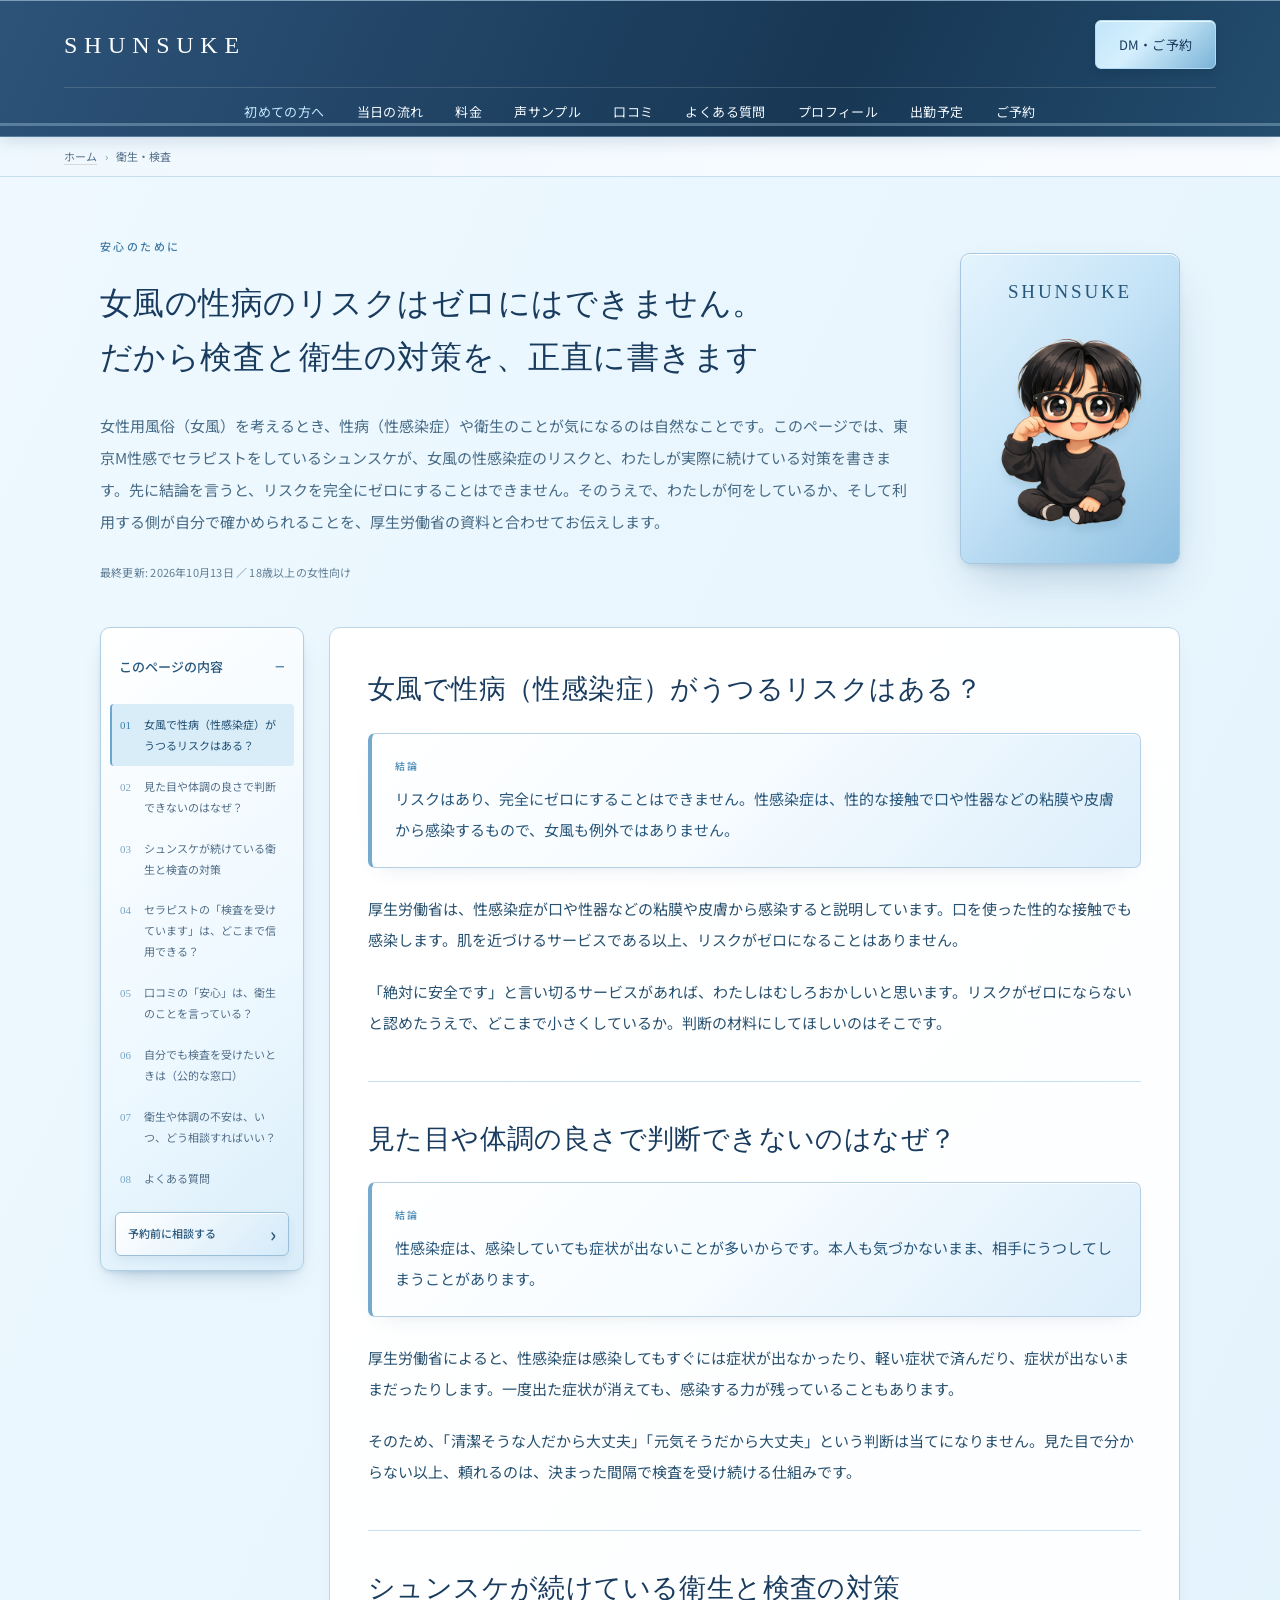
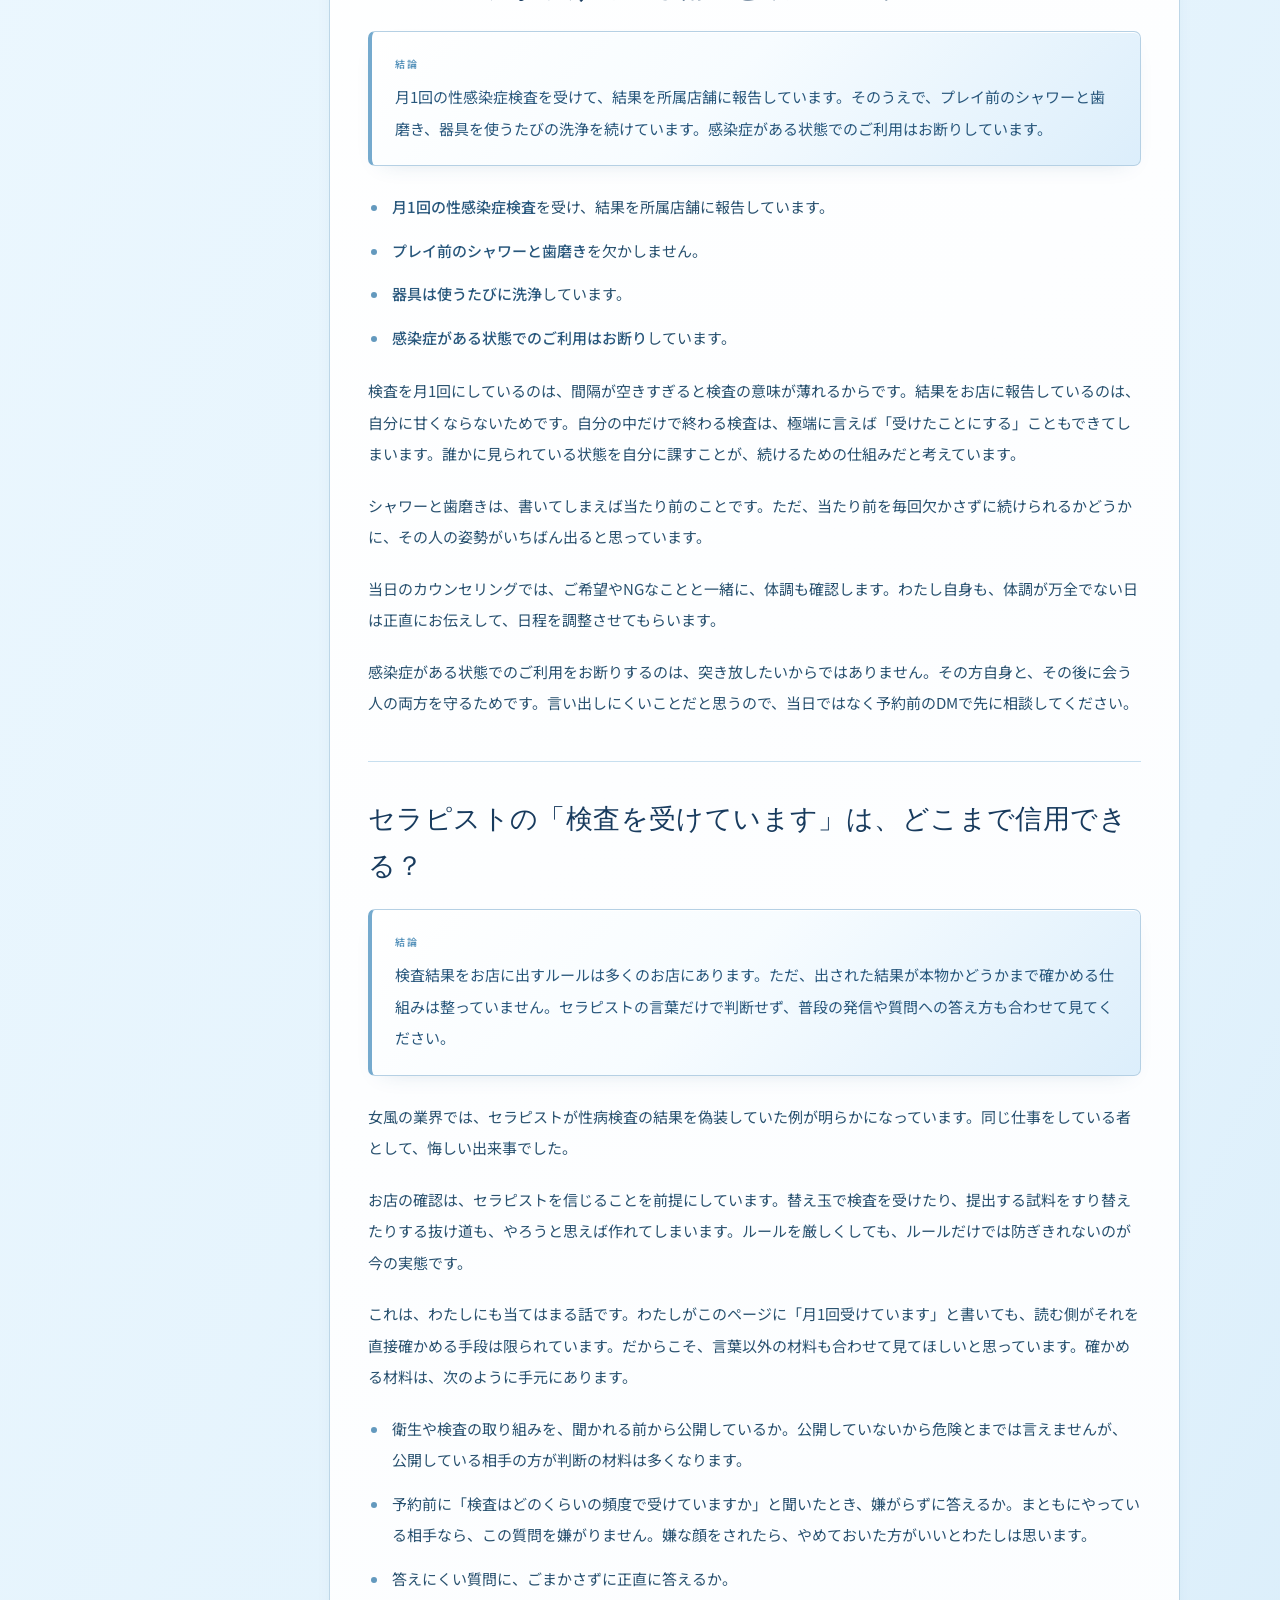
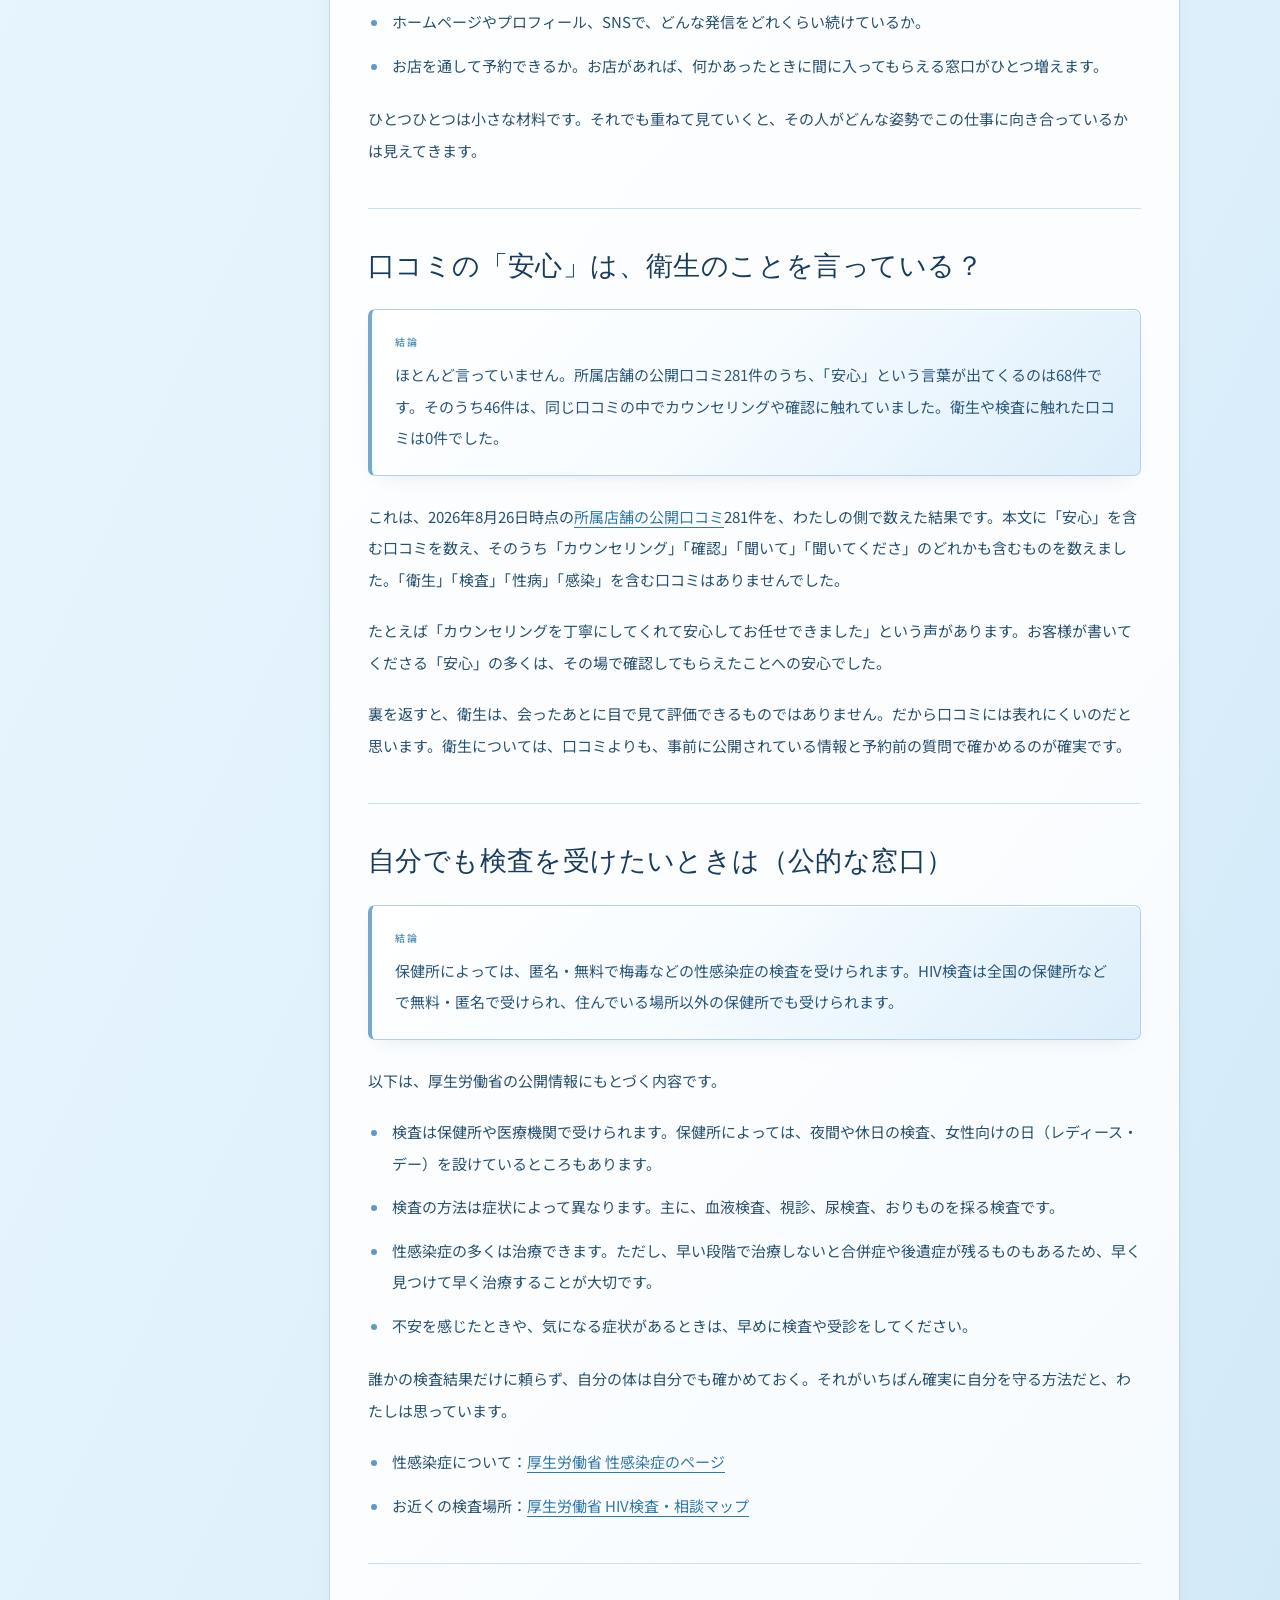
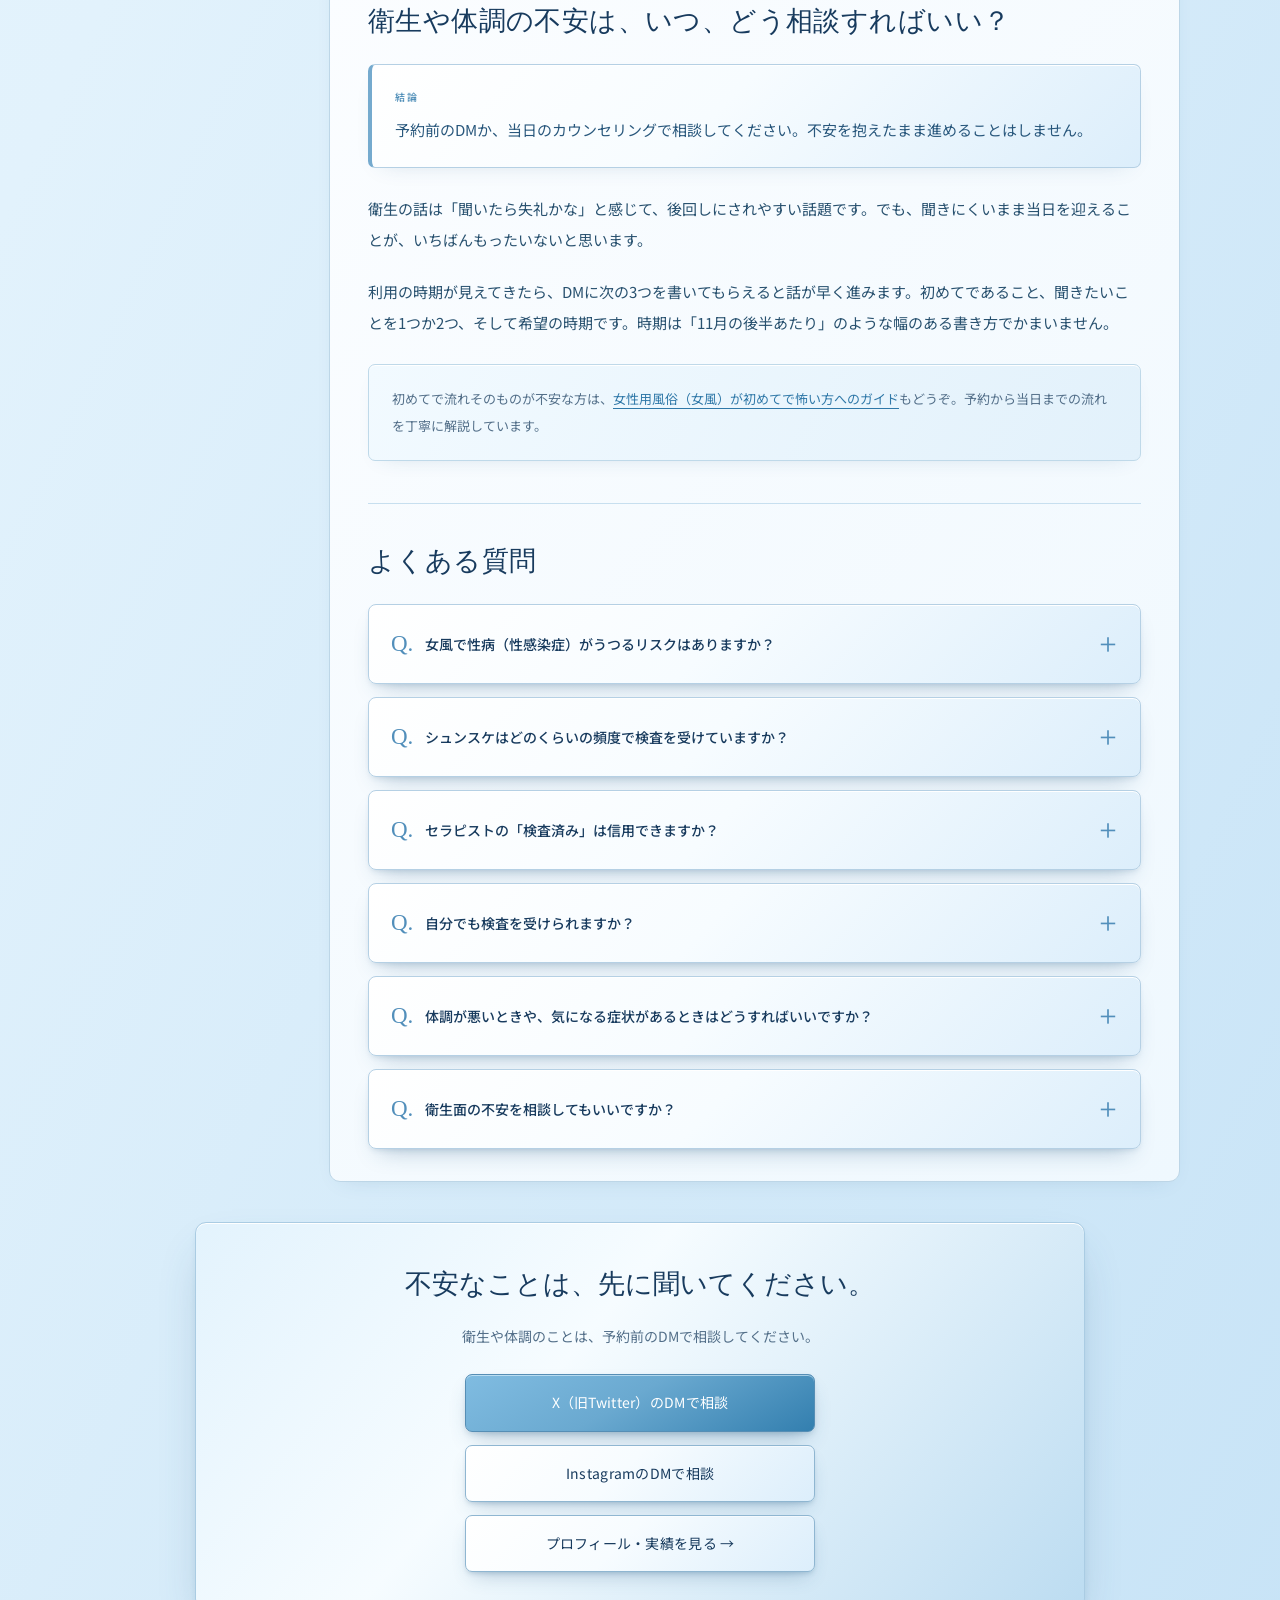
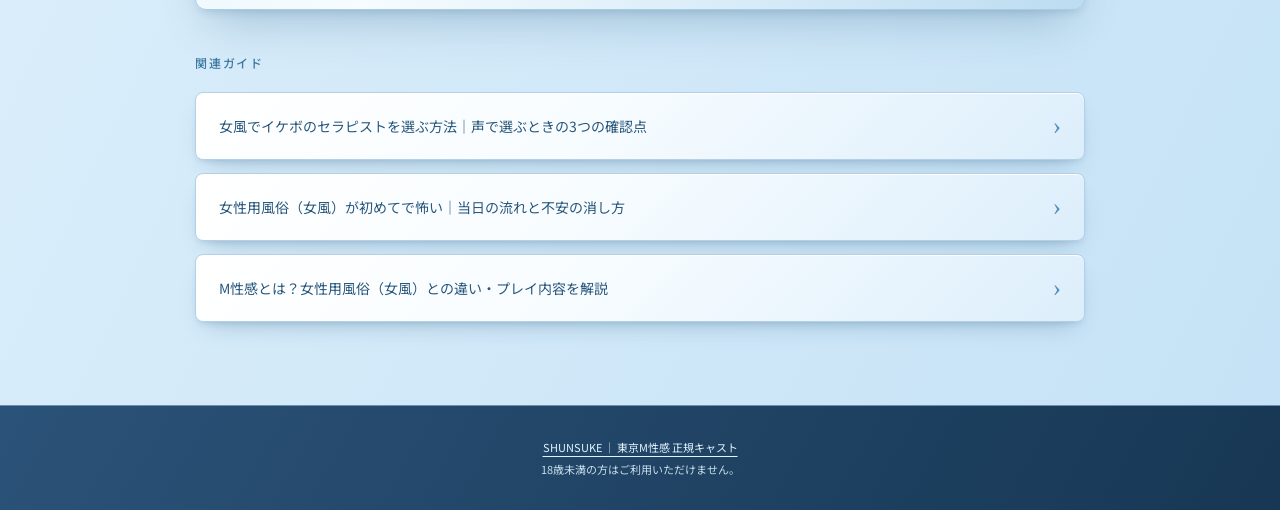
<file: guide/eisei-kensa.html>
<!DOCTYPE html>

<html lang="ja">
<head>
<meta charset="utf-8"/>
<!-- Google tag (gtag.js) -->
<script async="" src="https://www.googletagmanager.com/gtag/js?id=G-VB93V3MKZY"></script>
<script>
    window.dataLayer = window.dataLayer || [];
    function gtag(){dataLayer.push(arguments);}
    gtag('js', new Date());
    gtag('config', 'G-VB93V3MKZY', { allow_google_signals: false, allow_ad_personalization_signals: false });
  </script>
<meta content="width=device-width, initial-scale=1.0" name="viewport"/>
<title>女性用風俗（女風）の性病・衛生対策｜検査とリスクの正直な話</title>
<meta content="女風で性病（性感染症）がうつるリスクはゼロにはできません。厚生労働省の資料にそってその理由を説明し、月1回の検査と店舗への報告などの実際の対策、「検査済み」の確かめ方、保健所の匿名・無料検査を紹介します。" name="description"/>
<meta content="女風 性病,女風 検査,女性用風俗 衛生,女風 安全,女風 リスク,女風 性感染症" name="keywords"/>
<meta content="adult" name="rating"/>
<link href="https://mseikan-shunsuke.com/guide/eisei-kensa.html" rel="canonical"/>
<!-- OGP -->
<meta content="衛生対策と検査を、正直に。｜シュンスケのご利用ガイド" property="og:title"/>
<meta content="感染症のリスクをゼロにはできないことを前提に、実際の衛生対策と検査について説明します。「検査済み」の確かめ方や、公的な検査窓口も紹介しています。" property="og:description"/>
<meta content="article" property="og:type"/>
<meta content="https://mseikan-shunsuke.com/guide/eisei-kensa.html" property="og:url"/>
<meta content="https://mseikan-shunsuke.com/assets/share-blue-20261107/hygiene.jpg" property="og:image"/>
<meta content="ja_JP" property="og:locale"/>
<meta content="シュンスケ 公式サイト" property="og:site_name"/>
<meta content="シュンスケ。衛生対策と検査を、正直に。群青と水色の背景に、眼鏡をかけて微笑むキャラクター。" property="og:image:alt"/>
<meta content="image/jpeg" property="og:image:type"/>
<meta content="630" property="og:image:height"/>
<meta content="1200" property="og:image:width"/>
<meta content="summary_large_image" name="twitter:card"/>
<meta content="衛生対策と検査を、正直に。｜シュンスケのご利用ガイド" name="twitter:title"/>
<meta content="感染症のリスクをゼロにはできないことを前提に、実際の衛生対策と検査について説明します。「検査済み」の確かめ方や、公的な検査窓口も紹介しています。" name="twitter:description"/>
<meta content="https://mseikan-shunsuke.com/assets/share-blue-20261107/hygiene.jpg" name="twitter:image"/>
<meta content="シュンスケ。衛生対策と検査を、正直に。群青と水色の背景に、眼鏡をかけて微笑むキャラクター。" name="twitter:image:alt"/>


<link href="guide.css" rel="stylesheet"/>
<script type="application/ld+json">
{
  "@context": "https://schema.org",
  "@graph": [
    {
      "@type": "WebSite",
      "@id": "https://mseikan-shunsuke.com/#website",
      "url": "https://mseikan-shunsuke.com/",
      "name": "シュンスケ｜東京M性感 公式",
      "inLanguage": "ja",
      "publisher": {
        "@id": "https://mseikan-shunsuke.com/#person"
      }
    },
    {
      "@type": "Organization",
      "@id": "https://tokyo-m-seikan.com/honten/#organization",
      "name": "東京M性感",
      "url": "https://tokyo-m-seikan.com/honten/"
    },
    {
      "@type": "Person",
      "@id": "https://mseikan-shunsuke.com/#person",
      "name": "シュンスケ",
      "alternateName": [
        "SHUNSUKE",
        "Shunsuke",
        "shunsuke",
        "しゅんすけ"
      ],
      "jobTitle": "セラピスト（正規キャスト）",
      "worksFor": {
        "@id": "https://tokyo-m-seikan.com/honten/#organization"
      },
      "description": "東京M性感所属の正規キャスト。お客様から「声感魔術師」と呼ばれ、所属店舗の口コミ280件以上のうち約半数が声について言及。声サンプル39本を公開し、ツイキャスで定期配信している。4年目・プレイ実績1,500件以上、2024年 全国人気ランキング第15位（店舗グループ集計）。",
      "url": "https://mseikan-shunsuke.com/",
      "sameAs": [
        "https://twitcasting.tv/shunsuke_subacc",
        "https://note.com/shunsuke_tokyo2",
        "https://x.com/Shunver7",
        "https://www.instagram.com/shunsuke_mtokyo",
        "https://www.tiktok.com/@hs240240",
        "https://tokyo-m-seikan.com/honten/therapist/48/"
      ],
      "knowsAbout": [
        "イケボ",
        "イケボ言葉責め",
        "性感開発",
        "女性用風俗",
        "M性感"
      ]
    },
    {
      "@type": "WebPage",
      "@id": "https://mseikan-shunsuke.com/guide/eisei-kensa.html#webpage",
      "url": "https://mseikan-shunsuke.com/guide/eisei-kensa.html",
      "name": "女性用風俗（女風）の性病・衛生対策｜検査とリスクの正直な話",
      "isPartOf": {
        "@id": "https://mseikan-shunsuke.com/#website"
      },
      "about": {
        "@id": "https://mseikan-shunsuke.com/#person"
      },
      "author": {
        "@id": "https://mseikan-shunsuke.com/#person"
      },
      "inLanguage": "ja",
      "datePublished": "2026-07-20",
      "dateModified": "2026-10-13",
      "speakable": {
        "@type": "SpeakableSpecification",
        "cssSelector": [
          "h1",
          "#lead"
        ]
      }
    },
    {
      "@type": "BreadcrumbList",
      "itemListElement": [
        {
          "@type": "ListItem",
          "position": 1,
          "name": "ホーム",
          "item": "https://mseikan-shunsuke.com/"
        },
        {
          "@type": "ListItem",
          "position": 2,
          "name": "衛生・検査",
          "item": "https://mseikan-shunsuke.com/guide/eisei-kensa.html"
        }
      ]
    },
    {
      "@type": "FAQPage",
      "@id": "https://mseikan-shunsuke.com/guide/eisei-kensa.html#faq",
      "isPartOf": {
        "@id": "https://mseikan-shunsuke.com/guide/eisei-kensa.html#webpage"
      },
      "mainEntity": [
        {
          "@type": "Question",
          "name": "女風で性病（性感染症）がうつるリスクはありますか？",
          "acceptedAnswer": {
            "@type": "Answer",
            "text": "リスクを完全にゼロにすることはできません。厚生労働省によると、性感染症は口や性器などの粘膜や皮膚から感染し、感染していても症状が出ないことがあります。その前提で、わたしは月1回の検査と店舗への結果報告、プレイ前のシャワーと歯磨き、器具を使うたびの洗浄を続けています。"
          }
        },
        {
          "@type": "Question",
          "name": "シュンスケはどのくらいの頻度で検査を受けていますか？",
          "acceptedAnswer": {
            "@type": "Answer",
            "text": "月1回、性感染症の検査を受けて、結果を所属店舗に報告しています。間隔が空きすぎると検査の意味が薄れるため、月1回と決めています。"
          }
        },
        {
          "@type": "Question",
          "name": "セラピストの「検査済み」は信用できますか？",
          "acceptedAnswer": {
            "@type": "Answer",
            "text": "検査結果をお店に出すルールは多くのお店にありますが、結果が本物かどうかまで確かめる仕組みは整っていません。言葉だけで判断せず、衛生の取り組みを公開しているか、検査の頻度を聞いたときに嫌がらずに答えるか、普段の発信が続いているかも合わせて見てください。"
          }
        },
        {
          "@type": "Question",
          "name": "自分でも検査を受けられますか？",
          "acceptedAnswer": {
            "@type": "Answer",
            "text": "受けられます。保健所によっては、匿名・無料で梅毒などの性感染症の検査を受けられます。HIV検査は全国の保健所などで無料・匿名で受けられ、住んでいる場所以外の保健所でも受けられます。お近くの検査場所は厚生労働省の「HIV検査・相談マップ」で探せます。"
          }
        },
        {
          "@type": "Question",
          "name": "体調が悪いときや、気になる症状があるときはどうすればいいですか？",
          "acceptedAnswer": {
            "@type": "Answer",
            "text": "気になる症状があるときは、早めに医療機関を受診してください。感染症がある状態でのご利用はお断りしています。言い出しにくいことだと思うので、当日ではなく予約前のDMで先に相談してください。"
          }
        },
        {
          "@type": "Question",
          "name": "衛生面の不安を相談してもいいですか？",
          "acceptedAnswer": {
            "@type": "Answer",
            "text": "もちろんです。予約前のDMや当日のカウンセリングで相談してください。衛生の取り組みについての質問を嫌がることはありません。不安を抱えたまま進めることはしません。"
          }
        }
      ]
    }
  ]
}
  </script>
<link href="/assets/design-blue-20261107/fonts.css" rel="stylesheet"/><link href="/assets/design-blue-20261107/guide-theme.css" rel="stylesheet"/><link href="/assets/design-blue-20261107/finishing.css" rel="stylesheet"/><link href="/assets/design-blue-20261107/refinements.css" rel="stylesheet"/></head>
<body class="u-guide" data-source-page="guide_eisei">
<header class="g-nav">
<a class="g-nav-logo" href="/">SHUNSUKE</a>
<a class="g-nav-cta" data-cta-location="header" data-cta-action="navigate" href="#cta">DM・ご予約</a>
<nav aria-label="サイト内メニュー" class="g-menubar">
<ul>
<li><a class="is-first" href="/#first">初めての方へ</a></li>
<li><a href="/#guide">当日の流れ</a></li>
<li><a href="/#price-sim">料金</a></li>
<li><a href="/#voice">声サンプル</a></li>
<li><a href="/#reviews">口コミ</a></li>
<li><a href="/#faq">よくある質問</a></li>
<li><a href="/#profile">プロフィール</a></li>
<li><a href="/#shift">出勤予定</a></li>
<li><a data-cta-location="header" data-cta-action="navigate" href="/#contact">ご予約</a></li>
</ul>
</nav>
</header>
<nav aria-label="パンくずリスト" class="g-breadcrumb">
<ol>
<li><a href="/">ホーム</a></li>
<li aria-current="page">衛生・検査</li>
</ol>
</nav>
<main class="g-wrap"><header class="g-hero"><div class="g-hero-copy">
<p class="g-eyebrow">安心のために</p>
<h1>女風の性病のリスクはゼロにはできません。<br/>だから検査と衛生の対策を、正直に書きます</h1>
<p class="g-lead" id="lead">女性用風俗（女風）を考えるとき、性病（性感染症）や衛生のことが気になるのは自然なことです。このページでは、東京M性感でセラピストをしているシュンスケが、女風の性感染症のリスクと、わたしが実際に続けている対策を書きます。先に結論を言うと、リスクを完全にゼロにすることはできません。そのうえで、わたしが何をしているか、そして利用する側が自分で確かめられることを、厚生労働省の資料と合わせてお伝えします。</p>
<p class="g-updated">最終更新: 2026年10月13日 ／ 18歳以上の女性向け</p>
</div><div aria-label="シュンスケのキャラクター" class="g-hero-art"><span>SHUNSUKE</span><img alt="眼鏡をかけて微笑むシュンスケ" height="1024" src="/assets/design-blue-20261107/shunsuke.png" width="1024"/></div></header><div class="u-reading-layout"><aside class="u-toc-shell"><details class="u-toc" open=""><summary>このページの内容</summary><nav aria-label="このページの目次"><ol><li><a href="#topic-1"><span aria-hidden="true" class="u-toc-number">01</span><span>女風で性病（性感染症）がうつるリスクはある？</span></a></li><li><a href="#topic-2"><span aria-hidden="true" class="u-toc-number">02</span><span>見た目や体調の良さで判断できないのはなぜ？</span></a></li><li><a href="#topic-3"><span aria-hidden="true" class="u-toc-number">03</span><span>シュンスケが続けている衛生と検査の対策</span></a></li><li><a href="#topic-4"><span aria-hidden="true" class="u-toc-number">04</span><span>セラピストの「検査を受けています」は、どこまで信用できる？</span></a></li><li><a href="#topic-5"><span aria-hidden="true" class="u-toc-number">05</span><span>口コミの「安心」は、衛生のことを言っている？</span></a></li><li><a href="#topic-6"><span aria-hidden="true" class="u-toc-number">06</span><span>自分でも検査を受けたいときは（公的な窓口）</span></a></li><li><a href="#topic-7"><span aria-hidden="true" class="u-toc-number">07</span><span>衛生や体調の不安は、いつ、どう相談すればいい？</span></a></li><li><a href="#topic-8"><span aria-hidden="true" class="u-toc-number">08</span><span>よくある質問</span></a></li></ol></nav><button class="u-toc-consult" data-cta-location="toc" data-consult-open="" type="button">予約前に相談する <span aria-hidden="true">›</span></button></details></aside><article class="g-article"><h2 id="topic-1">女風で性病（性感染症）がうつるリスクはある？</h2>
<div class="g-answer">リスクはあり、完全にゼロにすることはできません。性感染症は、性的な接触で口や性器などの粘膜や皮膚から感染するもので、女風も例外ではありません。</div>
<p>厚生労働省は、性感染症が口や性器などの粘膜や皮膚から感染すると説明しています。口を使った性的な接触でも感染します。肌を近づけるサービスである以上、リスクがゼロになることはありません。</p>
<p>「絶対に安全です」と言い切るサービスがあれば、わたしはむしろおかしいと思います。リスクがゼロにならないと認めたうえで、どこまで小さくしているか。判断の材料にしてほしいのはそこです。</p>
<h2 id="topic-2">見た目や体調の良さで判断できないのはなぜ？</h2>
<div class="g-answer">性感染症は、感染していても症状が出ないことが多いからです。本人も気づかないまま、相手にうつしてしまうことがあります。</div>
<p>厚生労働省によると、性感染症は感染してもすぐには症状が出なかったり、軽い症状で済んだり、症状が出ないままだったりします。一度出た症状が消えても、感染する力が残っていることもあります。</p>
<p>そのため、「清潔そうな人だから大丈夫」「元気そうだから大丈夫」という判断は当てになりません。見た目で分からない以上、頼れるのは、決まった間隔で検査を受け続ける仕組みです。</p>
<h2 id="topic-3">シュンスケが続けている衛生と検査の対策</h2>
<div class="g-answer">月1回の性感染症検査を受けて、結果を所属店舗に報告しています。そのうえで、プレイ前のシャワーと歯磨き、器具を使うたびの洗浄を続けています。感染症がある状態でのご利用はお断りしています。</div>
<ul>
<li><strong>月1回の性感染症検査</strong>を受け、結果を所属店舗に報告しています。</li>
<li><strong>プレイ前のシャワーと歯磨き</strong>を欠かしません。</li>
<li><strong>器具は使うたびに洗浄</strong>しています。</li>
<li><strong>感染症がある状態でのご利用はお断り</strong>しています。</li>
</ul>
<p>検査を月1回にしているのは、間隔が空きすぎると検査の意味が薄れるからです。結果をお店に報告しているのは、自分に甘くならないためです。自分の中だけで終わる検査は、極端に言えば「受けたことにする」こともできてしまいます。誰かに見られている状態を自分に課すことが、続けるための仕組みだと考えています。</p>
<p>シャワーと歯磨きは、書いてしまえば当たり前のことです。ただ、当たり前を毎回欠かさずに続けられるかどうかに、その人の姿勢がいちばん出ると思っています。</p>
<p>当日のカウンセリングでは、ご希望やNGなことと一緒に、体調も確認します。わたし自身も、体調が万全でない日は正直にお伝えして、日程を調整させてもらいます。</p>
<p>感染症がある状態でのご利用をお断りするのは、突き放したいからではありません。その方自身と、その後に会う人の両方を守るためです。言い出しにくいことだと思うので、当日ではなく予約前のDMで先に相談してください。</p>
<h2 id="topic-4">セラピストの「検査を受けています」は、どこまで信用できる？</h2>
<div class="g-answer">検査結果をお店に出すルールは多くのお店にあります。ただ、出された結果が本物かどうかまで確かめる仕組みは整っていません。セラピストの言葉だけで判断せず、普段の発信や質問への答え方も合わせて見てください。</div>
<p>女風の業界では、セラピストが性病検査の結果を偽装していた例が明らかになっています。同じ仕事をしている者として、悔しい出来事でした。</p>
<p>お店の確認は、セラピストを信じることを前提にしています。替え玉で検査を受けたり、提出する試料をすり替えたりする抜け道も、やろうと思えば作れてしまいます。ルールを厳しくしても、ルールだけでは防ぎきれないのが今の実態です。</p>
<p>これは、わたしにも当てはまる話です。わたしがこのページに「月1回受けています」と書いても、読む側がそれを直接確かめる手段は限られています。だからこそ、言葉以外の材料も合わせて見てほしいと思っています。確かめる材料は、次のように手元にあります。</p>
<ul>
<li>衛生や検査の取り組みを、聞かれる前から公開しているか。公開していないから危険とまでは言えませんが、公開している相手の方が判断の材料は多くなります。</li>
<li>予約前に「検査はどのくらいの頻度で受けていますか」と聞いたとき、嫌がらずに答えるか。まともにやっている相手なら、この質問を嫌がりません。嫌な顔をされたら、やめておいた方がいいとわたしは思います。</li>
<li>答えにくい質問に、ごまかさずに正直に答えるか。</li>
<li>ホームページやプロフィール、SNSで、どんな発信をどれくらい続けているか。</li>
<li>お店を通して予約できるか。お店があれば、何かあったときに間に入ってもらえる窓口がひとつ増えます。</li>
</ul>
<p>ひとつひとつは小さな材料です。それでも重ねて見ていくと、その人がどんな姿勢でこの仕事に向き合っているかは見えてきます。</p>
<h2 id="topic-5">口コミの「安心」は、衛生のことを言っている？</h2>
<div class="g-answer">ほとんど言っていません。所属店舗の公開口コミ281件のうち、「安心」という言葉が出てくるのは68件です。そのうち46件は、同じ口コミの中でカウンセリングや確認に触れていました。衛生や検査に触れた口コミは0件でした。</div>
<p>これは、2026年8月26日時点の<a href="https://tokyo-m-seikan.com/honten/review/therapist/48/" rel="noopener" target="_blank">所属店舗の公開口コミ</a>281件を、わたしの側で数えた結果です。本文に「安心」を含む口コミを数え、そのうち「カウンセリング」「確認」「聞いて」「聞いてくださ」のどれかも含むものを数えました。「衛生」「検査」「性病」「感染」を含む口コミはありませんでした。</p>
<p>たとえば「カウンセリングを丁寧にしてくれて安心してお任せできました」という声があります。お客様が書いてくださる「安心」の多くは、その場で確認してもらえたことへの安心でした。</p>
<p>裏を返すと、衛生は、会ったあとに目で見て評価できるものではありません。だから口コミには表れにくいのだと思います。衛生については、口コミよりも、事前に公開されている情報と予約前の質問で確かめるのが確実です。</p>
<h2 id="topic-6">自分でも検査を受けたいときは（公的な窓口）</h2>
<div class="g-answer">保健所によっては、匿名・無料で梅毒などの性感染症の検査を受けられます。HIV検査は全国の保健所などで無料・匿名で受けられ、住んでいる場所以外の保健所でも受けられます。</div>
<p>以下は、厚生労働省の公開情報にもとづく内容です。</p>
<ul>
<li>検査は保健所や医療機関で受けられます。保健所によっては、夜間や休日の検査、女性向けの日（レディース・デー）を設けているところもあります。</li>
<li>検査の方法は症状によって異なります。主に、血液検査、視診、尿検査、おりものを採る検査です。</li>
<li>性感染症の多くは治療できます。ただし、早い段階で治療しないと合併症や後遺症が残るものもあるため、早く見つけて早く治療することが大切です。</li>
<li>不安を感じたときや、気になる症状があるときは、早めに検査や受診をしてください。</li>
</ul>
<p>誰かの検査結果だけに頼らず、自分の体は自分でも確かめておく。それがいちばん確実に自分を守る方法だと、わたしは思っています。</p>
<ul>
<li>性感染症について：<a href="https://www.mhlw.go.jp/stf/seisakunitsuite/bunya/kenkou_iryou/kenkou/kekkaku-kansenshou/seikansenshou/index.html" rel="noopener" target="_blank">厚生労働省 性感染症のページ</a></li>
<li>お近くの検査場所：<a href="https://www.mhlw.go.jp/hivkensa/" rel="noopener" target="_blank">厚生労働省 HIV検査・相談マップ</a></li>
</ul>
<h2 id="topic-7">衛生や体調の不安は、いつ、どう相談すればいい？</h2>
<div class="g-answer">予約前のDMか、当日のカウンセリングで相談してください。不安を抱えたまま進めることはしません。</div>
<p>衛生の話は「聞いたら失礼かな」と感じて、後回しにされやすい話題です。でも、聞きにくいまま当日を迎えることが、いちばんもったいないと思います。</p>
<p>利用の時期が見えてきたら、DMに次の3つを書いてもらえると話が早く進みます。初めてであること、聞きたいことを1つか2つ、そして希望の時期です。時期は「11月の後半あたり」のような幅のある書き方でかまいません。</p>
<div class="g-note">初めてで流れそのものが不安な方は、<a href="josefu-hajimete.html">女性用風俗（女風）が初めてで怖い方へのガイド</a>もどうぞ。予約から当日までの流れを丁寧に解説しています。</div>
<h2 id="topic-8">よくある質問</h2>
<div class="g-faq">
<details><summary>女風で性病（性感染症）がうつるリスクはありますか？</summary><div class="g-faq-a">リスクを完全にゼロにすることはできません。厚生労働省によると、性感染症は口や性器などの粘膜や皮膚から感染し、感染していても症状が出ないことがあります。その前提で、わたしは月1回の検査と店舗への結果報告、プレイ前のシャワーと歯磨き、器具を使うたびの洗浄を続けています。</div></details>
<details><summary>シュンスケはどのくらいの頻度で検査を受けていますか？</summary><div class="g-faq-a">月1回、性感染症の検査を受けて、結果を所属店舗に報告しています。間隔が空きすぎると検査の意味が薄れるため、月1回と決めています。</div></details>
<details><summary>セラピストの「検査済み」は信用できますか？</summary><div class="g-faq-a">検査結果をお店に出すルールは多くのお店にありますが、結果が本物かどうかまで確かめる仕組みは整っていません。言葉だけで判断せず、衛生の取り組みを公開しているか、検査の頻度を聞いたときに嫌がらずに答えるか、普段の発信が続いているかも合わせて見てください。</div></details>
<details><summary>自分でも検査を受けられますか？</summary><div class="g-faq-a">受けられます。保健所によっては、匿名・無料で梅毒などの性感染症の検査を受けられます。HIV検査は全国の保健所などで無料・匿名で受けられ、住んでいる場所以外の保健所でも受けられます。お近くの検査場所は厚生労働省の「HIV検査・相談マップ」で探せます。</div></details>
<details><summary>体調が悪いときや、気になる症状があるときはどうすればいいですか？</summary><div class="g-faq-a">気になる症状があるときは、早めに医療機関を受診してください。感染症がある状態でのご利用はお断りしています。言い出しにくいことだと思うので、当日ではなく予約前のDMで先に相談してください。</div></details>
<details><summary>衛生面の不安を相談してもいいですか？</summary><div class="g-faq-a">もちろんです。予約前のDMや当日のカウンセリングで相談してください。衛生の取り組みについての質問を嫌がることはありません。不安を抱えたまま進めることはしません。</div></details>
</div>
</article></div><div class="g-cta" id="cta">
<div class="g-cta-title">不安なことは、先に聞いてください。</div>
<div class="g-cta-sub">衛生や体調のことは、予約前のDMで相談してください。</div>
<div class="g-cta-btns">
<a class="g-btn g-btn-primary contact-method" data-cta-location="article-end" data-method="x_dm" href="https://x.com/Shunver7" rel="noopener" target="_blank">X（旧Twitter）のDMで相談</a>
<a class="g-btn g-btn-outline contact-method" data-cta-location="article-end" data-method="instagram_dm" href="https://www.instagram.com/shunsuke_mtokyo" rel="noopener" target="_blank">InstagramのDMで相談</a>
<a class="g-btn g-btn-outline" href="/">プロフィール・実績を見る →</a>
</div>
</div>
<div class="g-related">
<div class="g-related-title">関連ガイド</div>
<a href="ikebo-erabikata.html">女風でイケボのセラピストを選ぶ方法｜声で選ぶときの3つの確認点</a>
<a href="josefu-hajimete.html">女性用風俗（女風）が初めてで怖い｜当日の流れと不安の消し方</a>
<a href="m-seikan-towa.html">M性感とは？女性用風俗（女風）との違い・プレイ内容を解説</a>
</div>
</main>
<footer class="g-foot">
<a href="/">SHUNSUKE ｜ 東京M性感 正規キャスト</a><br/>
    18歳未満の方はご利用いただけません。
  </footer>
<div aria-hidden="true" class="u-reading-progress"><span></span></div>
<div class="u-mobile-consult" hidden="">
<a class="u-mobile-voice" href="../index.html#voice"><span aria-hidden="true">▷</span> 声を聴く</a>
<button data-cta-location="fixed-bar" data-consult-open="" type="button"><small>ご予約前のご相談</small><span>DMで相談する <span aria-hidden="true">›</span></span></button>
</div>
<dialog aria-describedby="consult-desc" aria-labelledby="consult-title" class="u-consult-dialog" id="consultDialog">
<button aria-label="相談先の案内を閉じる" class="u-consult-close" type="button">×</button>
<p class="u-consult-brand">SHUNSUKE</p>
<h2 id="consult-title">まずはDMへ</h2>
<p id="consult-desc">希望の日にちがあれば、添えて送ってください。ご予約前の不安も、あわせてお答えします。</p>
<a class="u-consult-choice" data-cta-location="dialog" data-method="x_dm" href="https://x.com/Shunver7" rel="noopener noreferrer" target="_blank"><span>X（旧Twitter）でDM<small>@Shunver7</small></span><span aria-hidden="true">›</span></a>
<a class="u-consult-choice" data-cta-location="dialog" data-method="instagram_dm" href="https://www.instagram.com/shunsuke_mtokyo" rel="noopener noreferrer" target="_blank"><span>InstagramでDM<small>@shunsuke_mtokyo</small></span><span aria-hidden="true">›</span></a>
</dialog><script src="/assets/design-blue-20261107/finishing.js"></script><script src="/assets/design-blue-20261107/refinements.js"></script><script src="/assets/design-blue-20261107/site-ui.js"></script></body>
</html>
</file>
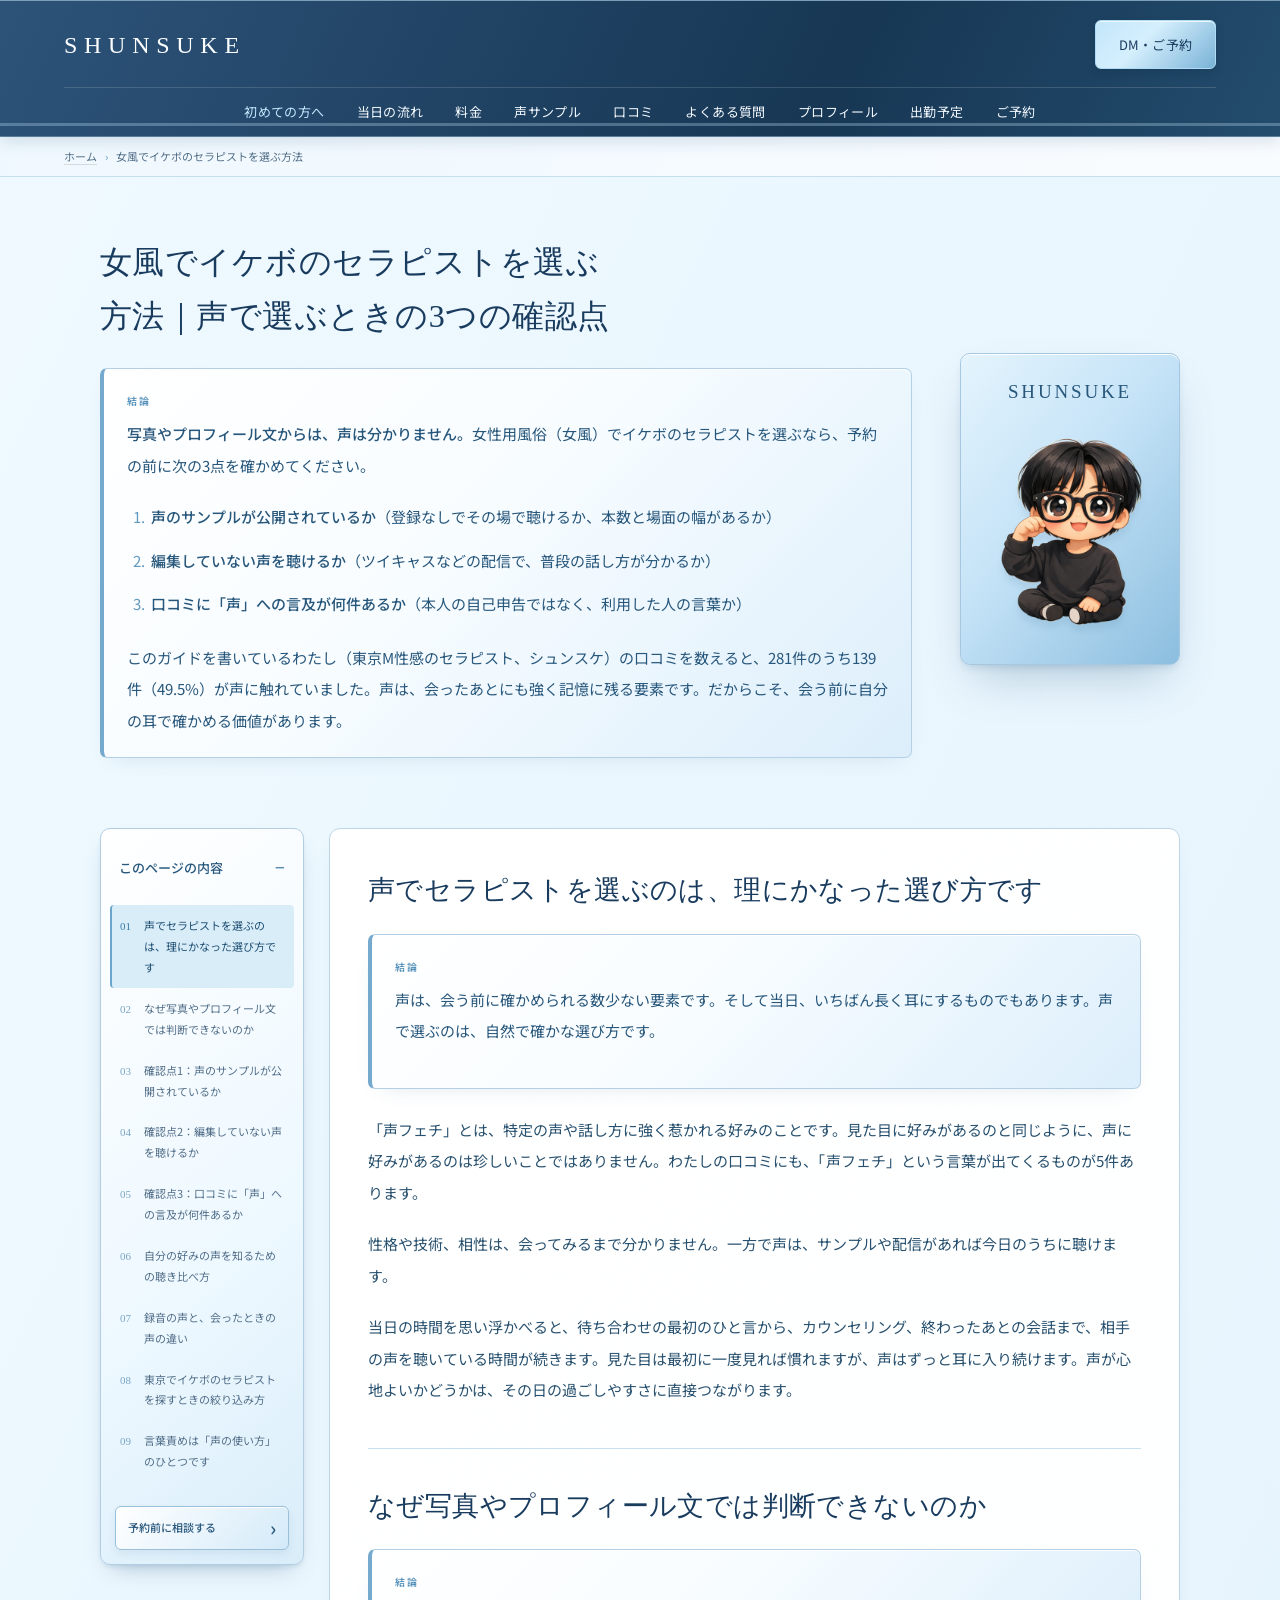
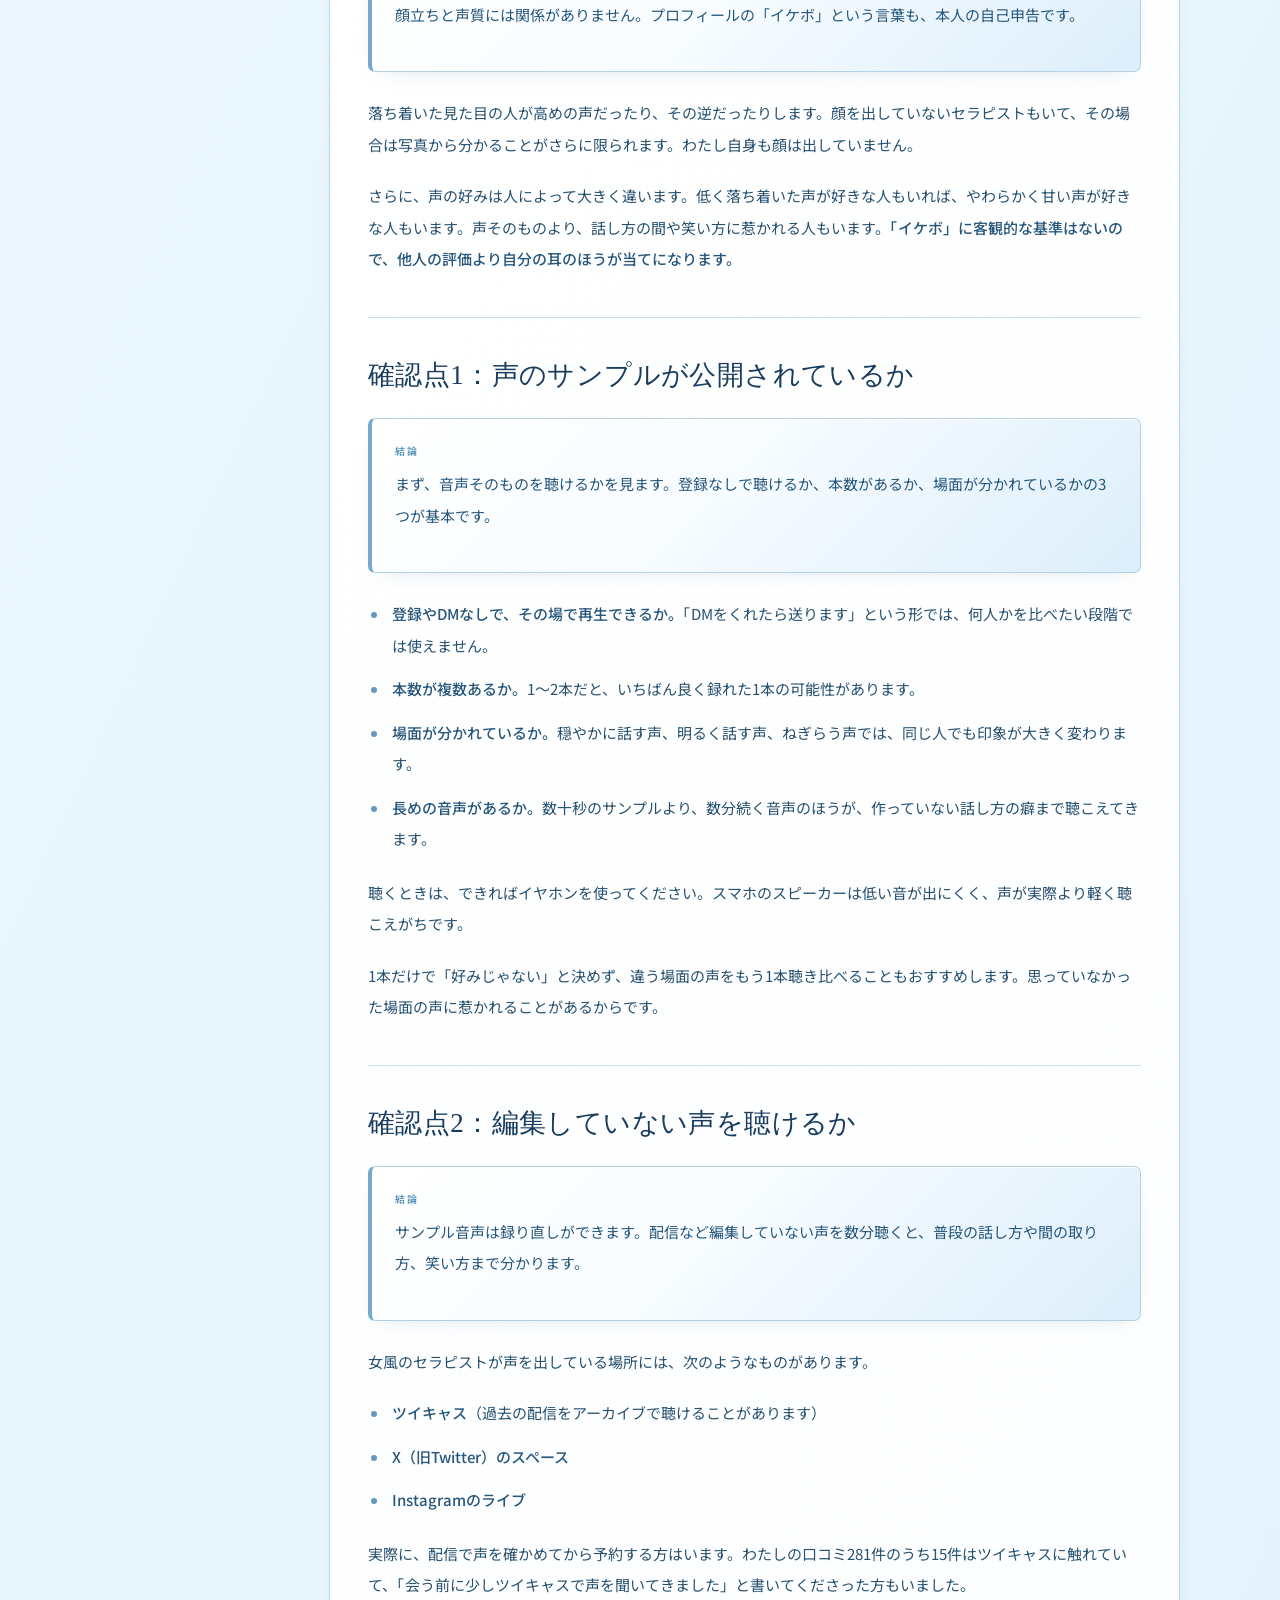
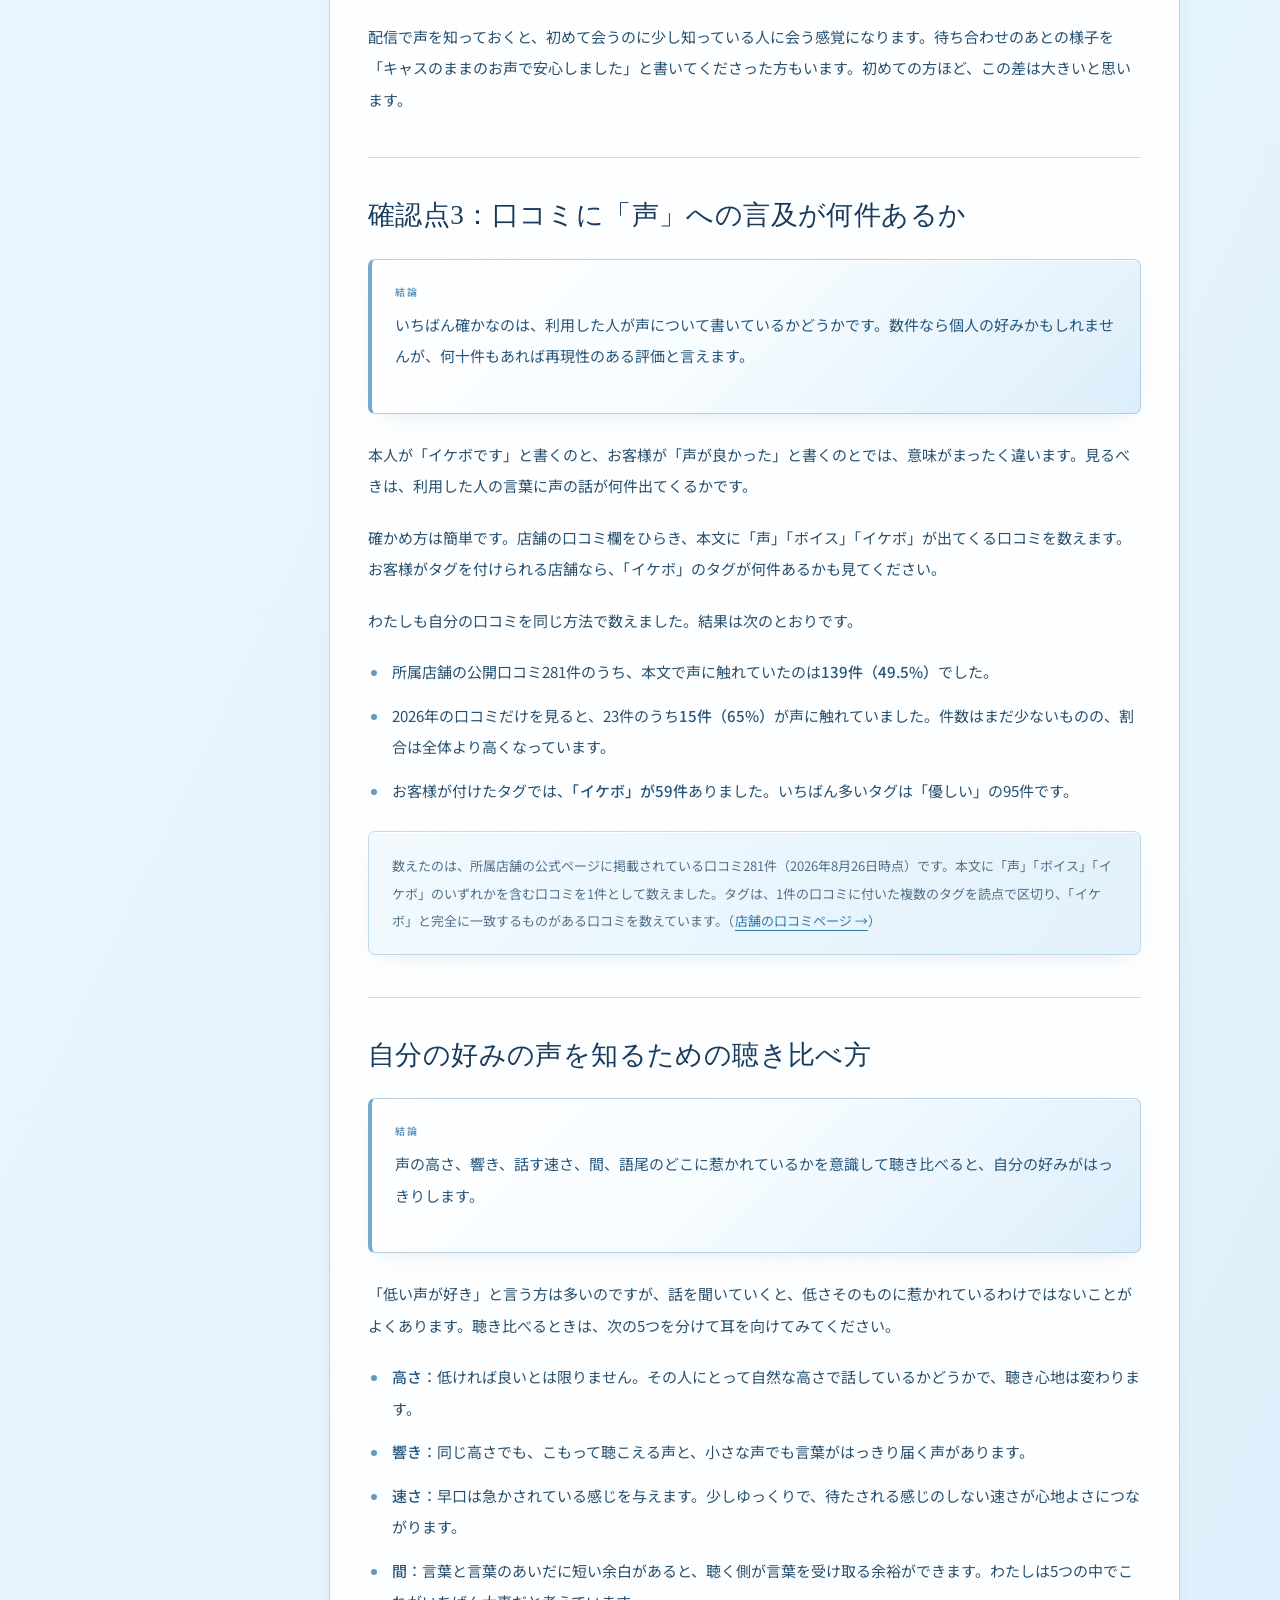
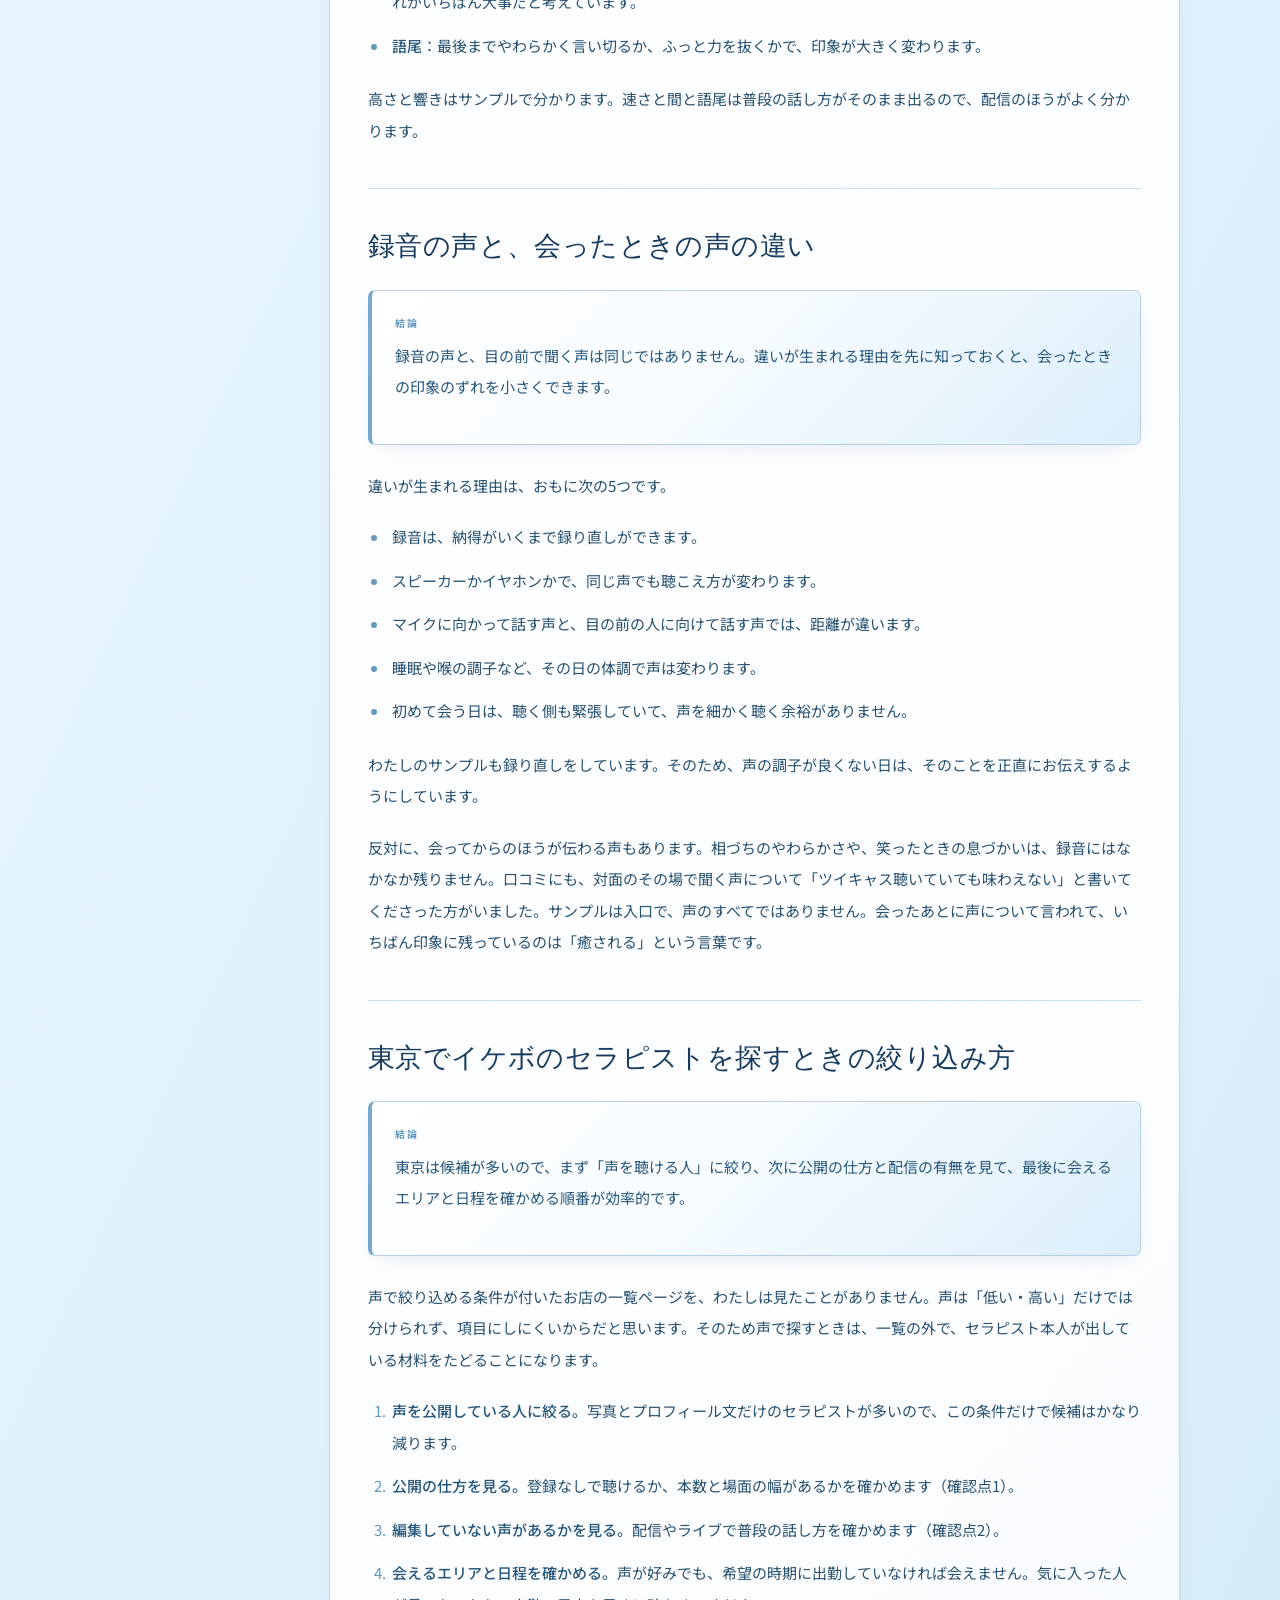
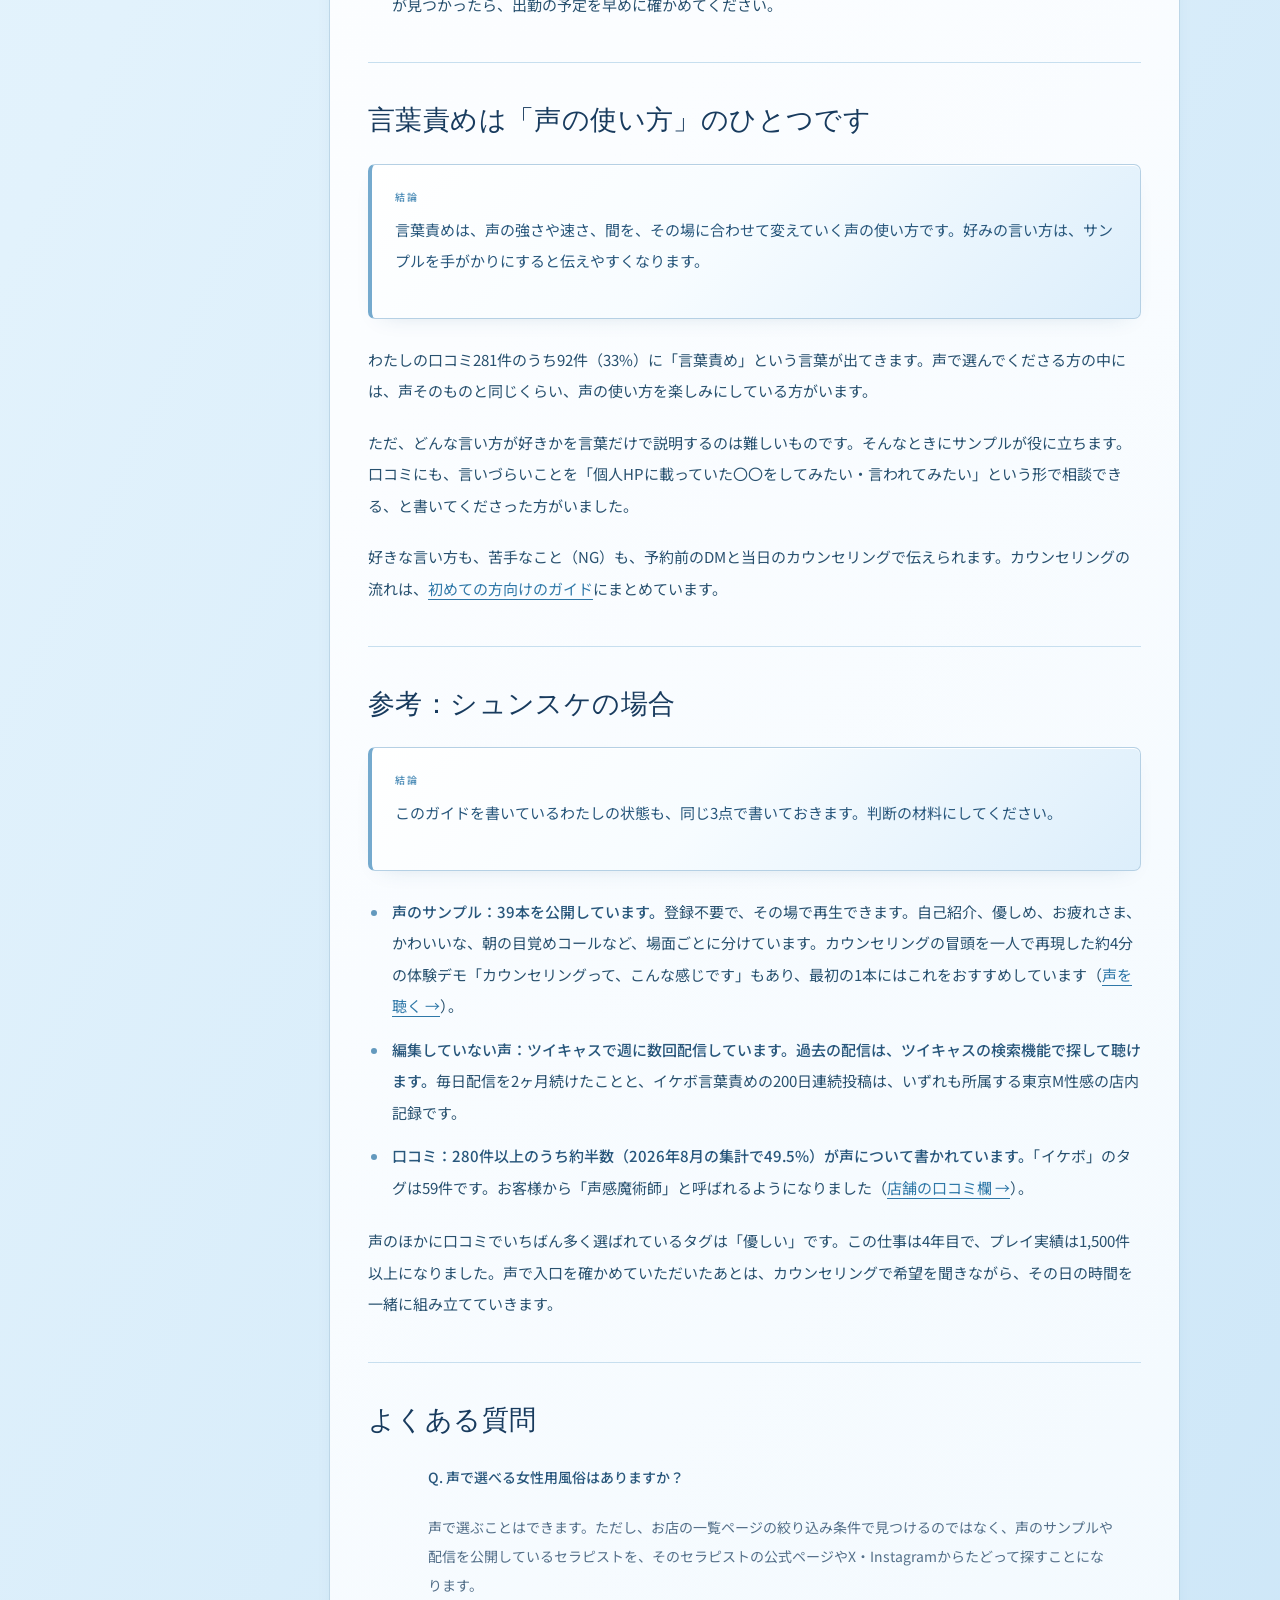
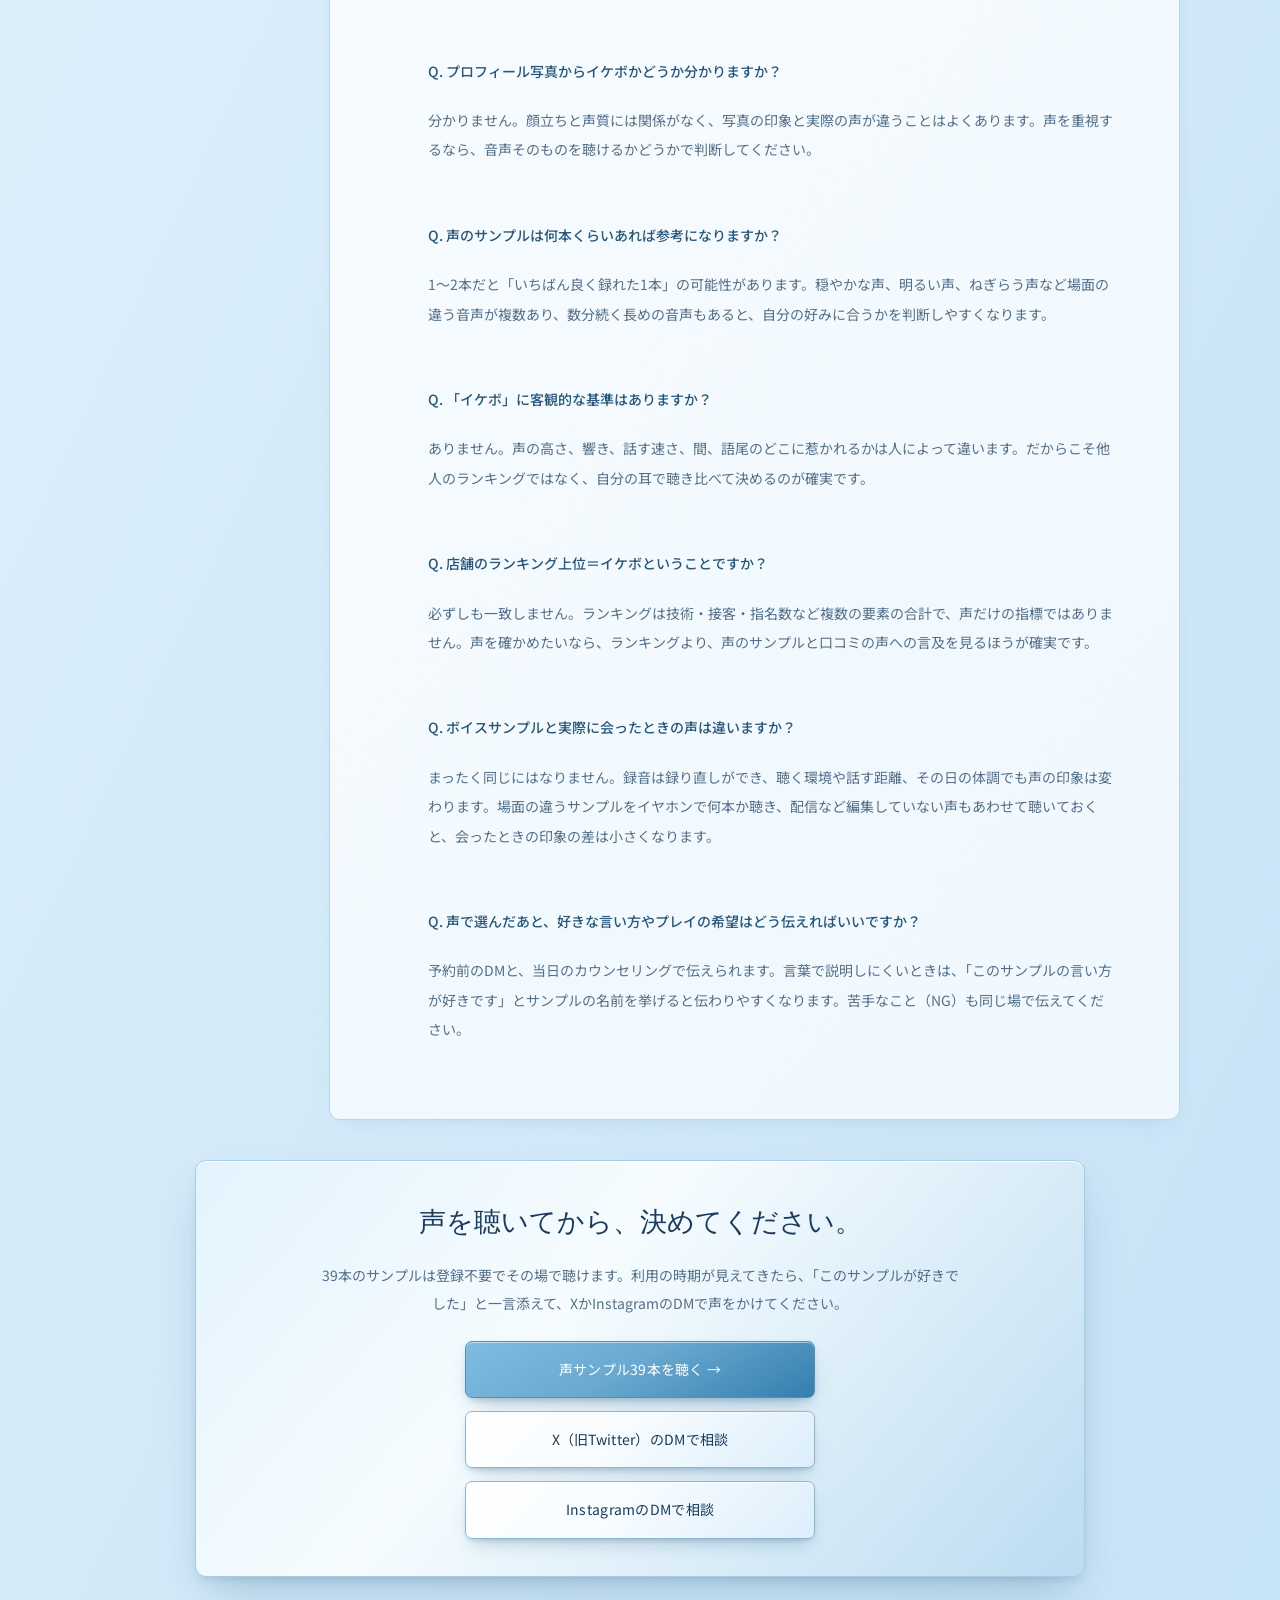
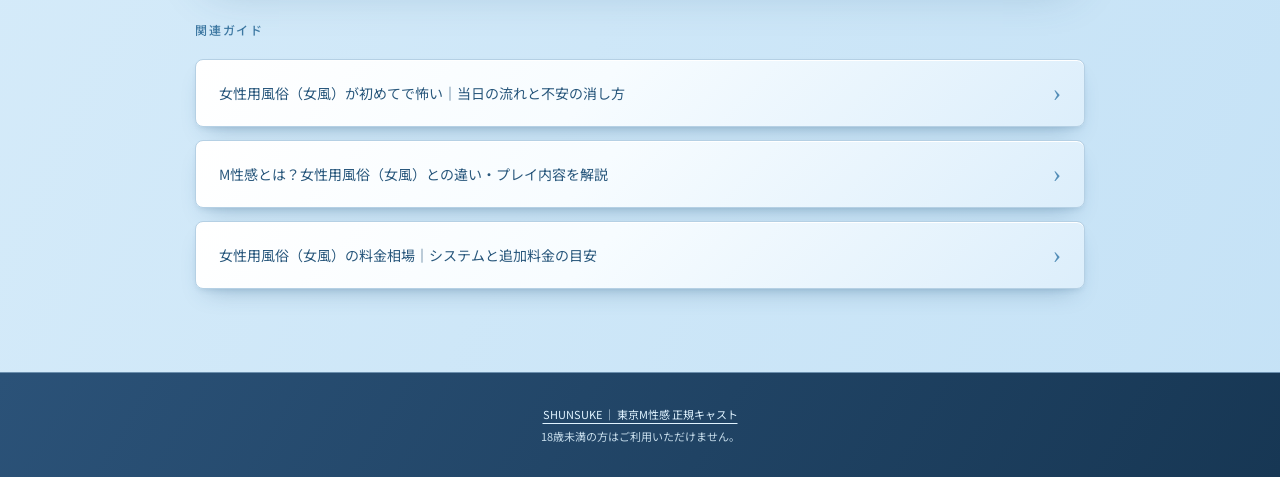
<file: guide/ikebo-erabikata.html>
<!DOCTYPE html>

<html lang="ja">
<head>
<meta charset="utf-8"/>
<!-- Google tag (gtag.js) -->
<script async="" src="https://www.googletagmanager.com/gtag/js?id=G-VB93V3MKZY"></script>
<script>
    window.dataLayer = window.dataLayer || [];
    function gtag(){dataLayer.push(arguments);}
    gtag('js', new Date());
    gtag('config', 'G-VB93V3MKZY', { allow_google_signals: false, allow_ad_personalization_signals: false });
  </script>
<meta content="width=device-width, initial-scale=1.0" name="viewport"/>
<title>女風でイケボのセラピストを選ぶ方法｜声で選ぶときの3つの確認点</title>
<meta content="女性用風俗（女風）でイケボのセラピストを声で選ぶときは、声のサンプル・編集していない配信・口コミの声への言及の3点を確かめます。口コミの約半数が声に触れている東京M性感のセラピスト・シュンスケが、自分の口コミを数えた結果と聴き比べ方を交えて解説します。" name="description"/>
<meta content="女風 イケボ,イケボ セラピスト 探し方,女性用風俗 声,セラピスト 声 サンプル,女風 声フェチ,言葉責め 声,ツイキャス セラピスト" name="keywords"/>
<meta content="adult" name="rating"/>
<link href="https://mseikan-shunsuke.com/guide/ikebo-erabikata.html" rel="canonical"/>
<!-- OGP -->
<meta content="声から知る、あなたとの相性。｜シュンスケの声選びガイド" property="og:title"/>
<meta content="声のサンプル、配信、口コミを通して、声や話し方を確かめる方法を紹介します。好みの声を見つけるための聴き比べ方もまとめました。" property="og:description"/>
<meta content="article" property="og:type"/>
<meta content="https://mseikan-shunsuke.com/guide/ikebo-erabikata.html" property="og:url"/>
<meta content="https://mseikan-shunsuke.com/assets/share-blue-20261107/voice.jpg" property="og:image"/>
<meta content="ja_JP" property="og:locale"/>
<meta content="シュンスケ 公式サイト" property="og:site_name"/>
<meta content="シュンスケ。声から知る、あなたとの相性。群青と水色の背景に、眼鏡をかけて微笑むキャラクター。" property="og:image:alt"/>
<meta content="image/jpeg" property="og:image:type"/>
<meta content="630" property="og:image:height"/>
<meta content="1200" property="og:image:width"/>
<meta content="summary_large_image" name="twitter:card"/>
<meta content="声から知る、あなたとの相性。｜シュンスケの声選びガイド" name="twitter:title"/>
<meta content="声のサンプル、配信、口コミを通して、声や話し方を確かめる方法を紹介します。好みの声を見つけるための聴き比べ方もまとめました。" name="twitter:description"/>
<meta content="https://mseikan-shunsuke.com/assets/share-blue-20261107/voice.jpg" name="twitter:image"/>
<meta content="シュンスケ。声から知る、あなたとの相性。群青と水色の背景に、眼鏡をかけて微笑むキャラクター。" name="twitter:image:alt"/>


<link href="guide.css" rel="stylesheet"/>
<script type="application/ld+json">
{
  "@context": "https://schema.org",
  "@graph": [
    {
      "@type": "WebSite",
      "@id": "https://mseikan-shunsuke.com/#website",
      "url": "https://mseikan-shunsuke.com/",
      "name": "シュンスケ｜東京M性感 公式",
      "inLanguage": "ja",
      "publisher": {
        "@id": "https://mseikan-shunsuke.com/#person"
      }
    },
    {
      "@type": "Organization",
      "@id": "https://tokyo-m-seikan.com/honten/#organization",
      "name": "東京M性感",
      "url": "https://tokyo-m-seikan.com/honten/"
    },
    {
      "@type": "Person",
      "@id": "https://mseikan-shunsuke.com/#person",
      "name": "シュンスケ",
      "alternateName": [
        "SHUNSUKE",
        "Shunsuke",
        "shunsuke",
        "しゅんすけ"
      ],
      "jobTitle": "セラピスト（正規キャスト）",
      "worksFor": {
        "@id": "https://tokyo-m-seikan.com/honten/#organization"
      },
      "description": "東京M性感所属の正規キャスト。お客様から「声感魔術師」と呼ばれ、所属店舗の口コミ280件以上のうち約半数が声について言及。声サンプル39本を公開し、ツイキャスで定期配信している。4年目・プレイ実績1,500件以上。",
      "knowsAbout": [
        "イケボ",
        "イケボ言葉責め",
        "性感開発",
        "女性用風俗",
        "M性感"
      ],
      "sameAs": [
        "https://twitcasting.tv/shunsuke_subacc",
        "https://note.com/shunsuke_tokyo2",
        "https://x.com/Shunver7",
        "https://www.instagram.com/shunsuke_mtokyo",
        "https://www.tiktok.com/@hs240240",
        "https://tokyo-m-seikan.com/honten/therapist/48/"
      ],
      "url": "https://mseikan-shunsuke.com/"
    },
    {
      "@type": "Article",
      "@id": "https://mseikan-shunsuke.com/guide/ikebo-erabikata.html#article",
      "headline": "女風でイケボのセラピストを選ぶ方法｜声で選ぶときの3つの確認点",
      "description": "女性用風俗（女風）でイケボのセラピストを声で選ぶときに確かめる3点（声のサンプル・編集していない配信・口コミの声への言及）と、好みの声の聴き比べ方、録音と対面の声の違い、東京で探すときの絞り込み方を、口コミ281件を数えた結果を交えて解説する。",
      "inLanguage": "ja",
      "datePublished": "2026-08-06",
      "dateModified": "2026-10-16",
      "author": {
        "@id": "https://mseikan-shunsuke.com/#person"
      },
      "publisher": {
        "@id": "https://mseikan-shunsuke.com/#person"
      },
      "mainEntityOfPage": "https://mseikan-shunsuke.com/guide/ikebo-erabikata.html",
      "image": "https://mseikan-shunsuke.com/assets/share-blue-20261107/voice.jpg"
    },
    {
      "@type": "HowTo",
      "@id": "https://mseikan-shunsuke.com/guide/ikebo-erabikata.html#howto",
      "name": "女風でイケボのセラピストを選ぶ手順",
      "description": "声を基準にセラピストを選ぶときの3つの確認手順。",
      "totalTime": "PT15M",
      "step": [
        {
          "@type": "HowToStep",
          "position": 1,
          "name": "声のサンプルが公開されているか確認する",
          "text": "写真やプロフィール文では声は判断できない。登録やDMなしでその場で再生できるか、本数が複数あるか、場面ごとに分かれているかを確かめる。数分続く長めの音声があれば、話し方の癖まで分かる。聴くときはイヤホンを使う。"
        },
        {
          "@type": "HowToStep",
          "position": 2,
          "name": "配信などで編集していない声を聴く",
          "text": "サンプル音声は録り直しができる。ツイキャス・Xのスペース・Instagramのライブなど、編集していない配信を数分聴くと、普段の話し方・間の取り方・笑い方が分かる。"
        },
        {
          "@type": "HowToStep",
          "position": 3,
          "name": "口コミに「声」への言及が何件あるか数える",
          "text": "本人の自己申告ではなく、利用した人が声について書いているかを確かめる。店舗の口コミ欄で「声」「ボイス」「イケボ」が出てくる口コミと、イケボのタグが付いた口コミを数える。件数が多いほど、特定の人の好みではない評価だと分かる。"
        }
      ]
    },
    {
      "@type": "FAQPage",
      "@id": "https://mseikan-shunsuke.com/guide/ikebo-erabikata.html#faq",
      "mainEntity": [
        {
          "@type": "Question",
          "name": "声で選べる女性用風俗はありますか？",
          "acceptedAnswer": {
            "@type": "Answer",
            "text": "声で選ぶことはできます。ただし、お店の一覧ページの絞り込み条件で見つけるのではなく、声のサンプルや配信を公開しているセラピストを、そのセラピストの公式ページやX・Instagramからたどって探すことになります。"
          }
        },
        {
          "@type": "Question",
          "name": "プロフィール写真からイケボかどうか分かりますか？",
          "acceptedAnswer": {
            "@type": "Answer",
            "text": "分かりません。顔立ちと声質には関係がなく、写真の印象と実際の声が違うことはよくあります。声を重視するなら、音声そのものを聴けるかどうかで判断してください。"
          }
        },
        {
          "@type": "Question",
          "name": "声のサンプルは何本くらいあれば参考になりますか？",
          "acceptedAnswer": {
            "@type": "Answer",
            "text": "1〜2本だと「いちばん良く録れた1本」の可能性があります。穏やかな声、明るい声、ねぎらう声など場面の違う音声が複数あり、数分続く長めの音声もあると、自分の好みに合うかを判断しやすくなります。"
          }
        },
        {
          "@type": "Question",
          "name": "「イケボ」に客観的な基準はありますか？",
          "acceptedAnswer": {
            "@type": "Answer",
            "text": "ありません。声の高さ、響き、話す速さ、間、語尾のどこに惹かれるかは人によって違います。だからこそ他人のランキングではなく、自分の耳で聴き比べて決めるのが確実です。"
          }
        },
        {
          "@type": "Question",
          "name": "店舗のランキング上位＝イケボということですか？",
          "acceptedAnswer": {
            "@type": "Answer",
            "text": "必ずしも一致しません。ランキングは技術・接客・指名数など複数の要素の合計で、声だけの指標ではありません。声を確かめたいなら、ランキングより、声のサンプルと口コミの声への言及を見るほうが確実です。"
          }
        },
        {
          "@type": "Question",
          "name": "ボイスサンプルと実際に会ったときの声は違いますか？",
          "acceptedAnswer": {
            "@type": "Answer",
            "text": "まったく同じにはなりません。録音は録り直しができ、聴く環境や話す距離、その日の体調でも声の印象は変わります。場面の違うサンプルをイヤホンで何本か聴き、配信など編集していない声もあわせて聴いておくと、会ったときの印象の差は小さくなります。"
          }
        },
        {
          "@type": "Question",
          "name": "声で選んだあと、好きな言い方やプレイの希望はどう伝えればいいですか？",
          "acceptedAnswer": {
            "@type": "Answer",
            "text": "予約前のDMと、当日のカウンセリングで伝えられます。言葉で説明しにくいときは、「このサンプルの言い方が好きです」とサンプルの名前を挙げると伝わりやすくなります。苦手なこと（NG）も同じ場で伝えてください。"
          }
        }
      ]
    },
    {
      "@type": "BreadcrumbList",
      "itemListElement": [
        {
          "@type": "ListItem",
          "position": 1,
          "name": "ホーム",
          "item": "https://mseikan-shunsuke.com/"
        },
        {
          "@type": "ListItem",
          "position": 2,
          "name": "女風でイケボのセラピストを選ぶ方法",
          "item": "https://mseikan-shunsuke.com/guide/ikebo-erabikata.html"
        }
      ]
    }
  ]
}
  </script>
<link href="/assets/design-blue-20261107/fonts.css" rel="stylesheet"/><link href="/assets/design-blue-20261107/guide-theme.css" rel="stylesheet"/><link href="/assets/design-blue-20261107/finishing.css" rel="stylesheet"/><link href="/assets/design-blue-20261107/refinements.css" rel="stylesheet"/></head>
<body class="u-guide" data-source-page="guide_ikebo_erabikata">
<header class="g-nav">
<a class="g-nav-logo" href="/">SHUNSUKE</a>
<a class="g-nav-cta" data-cta-location="header" data-cta-action="navigate" href="#cta">DM・ご予約</a>
<nav aria-label="サイト内メニュー" class="g-menubar">
<ul>
<li><a class="is-first" href="/#first">初めての方へ</a></li>
<li><a href="/#guide">当日の流れ</a></li>
<li><a href="/#price-sim">料金</a></li>
<li><a href="/#voice">声サンプル</a></li>
<li><a href="/#reviews">口コミ</a></li>
<li><a href="/#faq">よくある質問</a></li>
<li><a href="/#profile">プロフィール</a></li>
<li><a href="/#shift">出勤予定</a></li>
<li><a data-cta-location="header" data-cta-action="navigate" href="/#contact">ご予約</a></li>
</ul>
</nav>
</header>
<nav aria-label="パンくずリスト" class="g-breadcrumb">
<ol>
<li><a href="/">ホーム</a></li>
<li aria-current="page">女風でイケボのセラピストを選ぶ方法</li>
</ol>
</nav>
<main class="g-wrap"><header class="g-hero"><div class="g-hero-copy">
<h1>女風でイケボのセラピストを選ぶ方法｜声で選ぶときの3つの確認点</h1>
<div class="g-answer">
<p><strong>写真やプロフィール文からは、声は分かりません。</strong>女性用風俗（女風）でイケボのセラピストを選ぶなら、予約の前に次の3点を確かめてください。</p>
<ol>
<li><strong>声のサンプルが公開されているか</strong>（登録なしでその場で聴けるか、本数と場面の幅があるか）</li>
<li><strong>編集していない声を聴けるか</strong>（ツイキャスなどの配信で、普段の話し方が分かるか）</li>
<li><strong>口コミに「声」への言及が何件あるか</strong>（本人の自己申告ではなく、利用した人の言葉か）</li>
</ol>
<p>このガイドを書いているわたし（東京M性感のセラピスト、シュンスケ）の口コミを数えると、281件のうち139件（49.5%）が声に触れていました。声は、会ったあとにも強く記憶に残る要素です。だからこそ、会う前に自分の耳で確かめる価値があります。</p>
</div>
</div><div aria-label="シュンスケのキャラクター" class="g-hero-art"><span>SHUNSUKE</span><img alt="眼鏡をかけて微笑むシュンスケ" height="1024" src="/assets/design-blue-20261107/shunsuke.png" width="1024"/></div></header><div class="u-reading-layout"><aside class="u-toc-shell"><details class="u-toc" open=""><summary>このページの内容</summary><nav aria-label="このページの目次"><ol><li><a href="#topic-1"><span aria-hidden="true" class="u-toc-number">01</span><span>声でセラピストを選ぶのは、理にかなった選び方です</span></a></li><li><a href="#topic-2"><span aria-hidden="true" class="u-toc-number">02</span><span>なぜ写真やプロフィール文では判断できないのか</span></a></li><li><a href="#topic-3"><span aria-hidden="true" class="u-toc-number">03</span><span>確認点1：声のサンプルが公開されているか</span></a></li><li><a href="#topic-4"><span aria-hidden="true" class="u-toc-number">04</span><span>確認点2：編集していない声を聴けるか</span></a></li><li><a href="#topic-5"><span aria-hidden="true" class="u-toc-number">05</span><span>確認点3：口コミに「声」への言及が何件あるか</span></a></li><li><a href="#topic-6"><span aria-hidden="true" class="u-toc-number">06</span><span>自分の好みの声を知るための聴き比べ方</span></a></li><li><a href="#topic-7"><span aria-hidden="true" class="u-toc-number">07</span><span>録音の声と、会ったときの声の違い</span></a></li><li><a href="#topic-8"><span aria-hidden="true" class="u-toc-number">08</span><span>東京でイケボのセラピストを探すときの絞り込み方</span></a></li><li><a href="#topic-9"><span aria-hidden="true" class="u-toc-number">09</span><span>言葉責めは「声の使い方」のひとつです</span></a></li><li><a href="#topic-10"><span aria-hidden="true" class="u-toc-number">10</span><span>参考：シュンスケの場合</span></a></li><li><a href="#topic-11"><span aria-hidden="true" class="u-toc-number">11</span><span>よくある質問</span></a></li></ol></nav><button class="u-toc-consult" data-cta-location="toc" data-consult-open="" type="button">予約前に相談する <span aria-hidden="true">›</span></button></details></aside><article class="g-article"><h2 id="topic-1">声でセラピストを選ぶのは、理にかなった選び方です</h2>
<div class="g-answer">
<p>声は、会う前に確かめられる数少ない要素です。そして当日、いちばん長く耳にするものでもあります。声で選ぶのは、自然で確かな選び方です。</p>
</div>
<p>「声フェチ」とは、特定の声や話し方に強く惹かれる好みのことです。見た目に好みがあるのと同じように、声に好みがあるのは珍しいことではありません。わたしの口コミにも、「声フェチ」という言葉が出てくるものが5件あります。</p>
<p>性格や技術、相性は、会ってみるまで分かりません。一方で声は、サンプルや配信があれば今日のうちに聴けます。</p>
<p>当日の時間を思い浮かべると、待ち合わせの最初のひと言から、カウンセリング、終わったあとの会話まで、相手の声を聴いている時間が続きます。見た目は最初に一度見れば慣れますが、声はずっと耳に入り続けます。声が心地よいかどうかは、その日の過ごしやすさに直接つながります。</p>
<h2 id="topic-2">なぜ写真やプロフィール文では判断できないのか</h2>
<div class="g-answer">
<p>顔立ちと声質には関係がありません。プロフィールの「イケボ」という言葉も、本人の自己申告です。</p>
</div>
<p>落ち着いた見た目の人が高めの声だったり、その逆だったりします。顔を出していないセラピストもいて、その場合は写真から分かることがさらに限られます。わたし自身も顔は出していません。</p>
<p>さらに、声の好みは人によって大きく違います。低く落ち着いた声が好きな人もいれば、やわらかく甘い声が好きな人もいます。声そのものより、話し方の間や笑い方に惹かれる人もいます。<strong>「イケボ」に客観的な基準はないので、他人の評価より自分の耳のほうが当てになります。</strong></p>
<h2 id="topic-3">確認点1：声のサンプルが公開されているか</h2>
<div class="g-answer">
<p>まず、音声そのものを聴けるかを見ます。登録なしで聴けるか、本数があるか、場面が分かれているかの3つが基本です。</p>
</div>
<ul>
<li><strong>登録やDMなしで、その場で再生できるか。</strong>「DMをくれたら送ります」という形では、何人かを比べたい段階では使えません。</li>
<li><strong>本数が複数あるか。</strong>1〜2本だと、いちばん良く録れた1本の可能性があります。</li>
<li><strong>場面が分かれているか。</strong>穏やかに話す声、明るく話す声、ねぎらう声では、同じ人でも印象が大きく変わります。</li>
<li><strong>長めの音声があるか。</strong>数十秒のサンプルより、数分続く音声のほうが、作っていない話し方の癖まで聴こえてきます。</li>
</ul>
<p>聴くときは、できればイヤホンを使ってください。スマホのスピーカーは低い音が出にくく、声が実際より軽く聴こえがちです。</p>
<p>1本だけで「好みじゃない」と決めず、違う場面の声をもう1本聴き比べることもおすすめします。思っていなかった場面の声に惹かれることがあるからです。</p>
<h2 id="topic-4">確認点2：編集していない声を聴けるか</h2>
<div class="g-answer">
<p>サンプル音声は録り直しができます。配信など編集していない声を数分聴くと、普段の話し方や間の取り方、笑い方まで分かります。</p>
</div>
<p>女風のセラピストが声を出している場所には、次のようなものがあります。</p>
<ul>
<li><strong>ツイキャス</strong>（過去の配信をアーカイブで聴けることがあります）</li>
<li><strong>X（旧Twitter）のスペース</strong></li>
<li><strong>Instagramのライブ</strong></li>
</ul>
<p>実際に、配信で声を確かめてから予約する方はいます。わたしの口コミ281件のうち15件はツイキャスに触れていて、「会う前に少しツイキャスで声を聞いてきました」と書いてくださった方もいました。</p>
<p>配信で声を知っておくと、初めて会うのに少し知っている人に会う感覚になります。待ち合わせのあとの様子を「キャスのままのお声で安心しました」と書いてくださった方もいます。初めての方ほど、この差は大きいと思います。</p>
<h2 id="topic-5">確認点3：口コミに「声」への言及が何件あるか</h2>
<div class="g-answer">
<p>いちばん確かなのは、利用した人が声について書いているかどうかです。数件なら個人の好みかもしれませんが、何十件もあれば再現性のある評価と言えます。</p>
</div>
<p>本人が「イケボです」と書くのと、お客様が「声が良かった」と書くのとでは、意味がまったく違います。見るべきは、利用した人の言葉に声の話が何件出てくるかです。</p>
<p>確かめ方は簡単です。店舗の口コミ欄をひらき、本文に「声」「ボイス」「イケボ」が出てくる口コミを数えます。お客様がタグを付けられる店舗なら、「イケボ」のタグが何件あるかも見てください。</p>
<p>わたしも自分の口コミを同じ方法で数えました。結果は次のとおりです。</p>
<ul>
<li>所属店舗の公開口コミ281件のうち、本文で声に触れていたのは<strong>139件（49.5%）</strong>でした。</li>
<li>2026年の口コミだけを見ると、23件のうち<strong>15件（65%）</strong>が声に触れていました。件数はまだ少ないものの、割合は全体より高くなっています。</li>
<li>お客様が付けたタグでは、<strong>「イケボ」が59件</strong>ありました。いちばん多いタグは「優しい」の95件です。</li>
</ul>
<p class="g-note">数えたのは、所属店舗の公式ページに掲載されている口コミ281件（2026年8月26日時点）です。本文に「声」「ボイス」「イケボ」のいずれかを含む口コミを1件として数えました。タグは、1件の口コミに付いた複数のタグを読点で区切り、「イケボ」と完全に一致するものがある口コミを数えています。（<a href="https://tokyo-m-seikan.com/honten/review/therapist/48/" rel="noopener" target="_blank">店舗の口コミページ →</a>）</p>
<h2 id="topic-6">自分の好みの声を知るための聴き比べ方</h2>
<div class="g-answer">
<p>声の高さ、響き、話す速さ、間、語尾のどこに惹かれているかを意識して聴き比べると、自分の好みがはっきりします。</p>
</div>
<p>「低い声が好き」と言う方は多いのですが、話を聞いていくと、低さそのものに惹かれているわけではないことがよくあります。聴き比べるときは、次の5つを分けて耳を向けてみてください。</p>
<ul>
<li><strong>高さ</strong>：低ければ良いとは限りません。その人にとって自然な高さで話しているかどうかで、聴き心地は変わります。</li>
<li><strong>響き</strong>：同じ高さでも、こもって聴こえる声と、小さな声でも言葉がはっきり届く声があります。</li>
<li><strong>速さ</strong>：早口は急かされている感じを与えます。少しゆっくりで、待たされる感じのしない速さが心地よさにつながります。</li>
<li><strong>間</strong>：言葉と言葉のあいだに短い余白があると、聴く側が言葉を受け取る余裕ができます。わたしは5つの中でこれがいちばん大事だと考えています。</li>
<li><strong>語尾</strong>：最後までやわらかく言い切るか、ふっと力を抜くかで、印象が大きく変わります。</li>
</ul>
<p>高さと響きはサンプルで分かります。速さと間と語尾は普段の話し方がそのまま出るので、配信のほうがよく分かります。</p>
<h2 id="topic-7">録音の声と、会ったときの声の違い</h2>
<div class="g-answer">
<p>録音の声と、目の前で聞く声は同じではありません。違いが生まれる理由を先に知っておくと、会ったときの印象のずれを小さくできます。</p>
</div>
<p>違いが生まれる理由は、おもに次の5つです。</p>
<ul>
<li>録音は、納得がいくまで録り直しができます。</li>
<li>スピーカーかイヤホンかで、同じ声でも聴こえ方が変わります。</li>
<li>マイクに向かって話す声と、目の前の人に向けて話す声では、距離が違います。</li>
<li>睡眠や喉の調子など、その日の体調で声は変わります。</li>
<li>初めて会う日は、聴く側も緊張していて、声を細かく聴く余裕がありません。</li>
</ul>
<p>わたしのサンプルも録り直しをしています。そのため、声の調子が良くない日は、そのことを正直にお伝えするようにしています。</p>
<p>反対に、会ってからのほうが伝わる声もあります。相づちのやわらかさや、笑ったときの息づかいは、録音にはなかなか残りません。口コミにも、対面のその場で聞く声について「ツイキャス聴いていても味わえない」と書いてくださった方がいました。サンプルは入口で、声のすべてではありません。会ったあとに声について言われて、いちばん印象に残っているのは「癒される」という言葉です。</p>
<h2 id="topic-8">東京でイケボのセラピストを探すときの絞り込み方</h2>
<div class="g-answer">
<p>東京は候補が多いので、まず「声を聴ける人」に絞り、次に公開の仕方と配信の有無を見て、最後に会えるエリアと日程を確かめる順番が効率的です。</p>
</div>
<p>声で絞り込める条件が付いたお店の一覧ページを、わたしは見たことがありません。声は「低い・高い」だけでは分けられず、項目にしにくいからだと思います。そのため声で探すときは、一覧の外で、セラピスト本人が出している材料をたどることになります。</p>
<ol>
<li><strong>声を公開している人に絞る。</strong>写真とプロフィール文だけのセラピストが多いので、この条件だけで候補はかなり減ります。</li>
<li><strong>公開の仕方を見る。</strong>登録なしで聴けるか、本数と場面の幅があるかを確かめます（確認点1）。</li>
<li><strong>編集していない声があるかを見る。</strong>配信やライブで普段の話し方を確かめます（確認点2）。</li>
<li><strong>会えるエリアと日程を確かめる。</strong>声が好みでも、希望の時期に出勤していなければ会えません。気に入った人が見つかったら、出勤の予定を早めに確かめてください。</li>
</ol>
<h2 id="topic-9">言葉責めは「声の使い方」のひとつです</h2>
<div class="g-answer">
<p>言葉責めは、声の強さや速さ、間を、その場に合わせて変えていく声の使い方です。好みの言い方は、サンプルを手がかりにすると伝えやすくなります。</p>
</div>
<p>わたしの口コミ281件のうち92件（33%）に「言葉責め」という言葉が出てきます。声で選んでくださる方の中には、声そのものと同じくらい、声の使い方を楽しみにしている方がいます。</p>
<p>ただ、どんな言い方が好きかを言葉だけで説明するのは難しいものです。そんなときにサンプルが役に立ちます。口コミにも、言いづらいことを「個人HPに載っていた〇〇をしてみたい・言われてみたい」という形で相談できる、と書いてくださった方がいました。</p>
<p>好きな言い方も、苦手なこと（NG）も、予約前のDMと当日のカウンセリングで伝えられます。カウンセリングの流れは、<a href="josefu-hajimete.html">初めての方向けのガイド</a>にまとめています。</p>
<h2 id="topic-10">参考：シュンスケの場合</h2>
<div class="g-answer">
<p>このガイドを書いているわたしの状態も、同じ3点で書いておきます。判断の材料にしてください。</p>
</div>
<ul>
<li><strong>声のサンプル：39本を公開しています。</strong>登録不要で、その場で再生できます。自己紹介、優しめ、お疲れさま、かわいいな、朝の目覚めコールなど、場面ごとに分けています。カウンセリングの冒頭を一人で再現した約4分の体験デモ「カウンセリングって、こんな感じです」もあり、最初の1本にはこれをおすすめしています（<a href="/#voice">声を聴く →</a>）。</li>
<li><strong>編集していない声：ツイキャスで週に数回配信しています。過去の配信は、ツイキャスの検索機能で探して聴けます。</strong>毎日配信を2ヶ月続けたことと、イケボ言葉責めの200日連続投稿は、いずれも所属する東京M性感の店内記録です。</li>
<li><strong>口コミ：280件以上のうち約半数（2026年8月の集計で49.5%）が声について書かれています。</strong>「イケボ」のタグは59件です。お客様から「声感魔術師」と呼ばれるようになりました（<a href="https://tokyo-m-seikan.com/honten/review/therapist/48/" rel="noopener" target="_blank">店舗の口コミ欄 →</a>）。</li>
</ul>
<p>声のほかに口コミでいちばん多く選ばれているタグは「優しい」です。この仕事は4年目で、プレイ実績は1,500件以上になりました。声で入口を確かめていただいたあとは、カウンセリングで希望を聞きながら、その日の時間を一緒に組み立てていきます。</p>
<h2 id="topic-11">よくある質問</h2>
<div class="g-faq">
<div class="g-faq-a"><p><strong>Q. 声で選べる女性用風俗はありますか？</strong></p>
<p>声で選ぶことはできます。ただし、お店の一覧ページの絞り込み条件で見つけるのではなく、声のサンプルや配信を公開しているセラピストを、そのセラピストの公式ページやX・Instagramからたどって探すことになります。</p></div>
<div class="g-faq-a"><p><strong>Q. プロフィール写真からイケボかどうか分かりますか？</strong></p>
<p>分かりません。顔立ちと声質には関係がなく、写真の印象と実際の声が違うことはよくあります。声を重視するなら、音声そのものを聴けるかどうかで判断してください。</p></div>
<div class="g-faq-a"><p><strong>Q. 声のサンプルは何本くらいあれば参考になりますか？</strong></p>
<p>1〜2本だと「いちばん良く録れた1本」の可能性があります。穏やかな声、明るい声、ねぎらう声など場面の違う音声が複数あり、数分続く長めの音声もあると、自分の好みに合うかを判断しやすくなります。</p></div>
<div class="g-faq-a"><p><strong>Q. 「イケボ」に客観的な基準はありますか？</strong></p>
<p>ありません。声の高さ、響き、話す速さ、間、語尾のどこに惹かれるかは人によって違います。だからこそ他人のランキングではなく、自分の耳で聴き比べて決めるのが確実です。</p></div>
<div class="g-faq-a"><p><strong>Q. 店舗のランキング上位＝イケボということですか？</strong></p>
<p>必ずしも一致しません。ランキングは技術・接客・指名数など複数の要素の合計で、声だけの指標ではありません。声を確かめたいなら、ランキングより、声のサンプルと口コミの声への言及を見るほうが確実です。</p></div>
<div class="g-faq-a"><p><strong>Q. ボイスサンプルと実際に会ったときの声は違いますか？</strong></p>
<p>まったく同じにはなりません。録音は録り直しができ、聴く環境や話す距離、その日の体調でも声の印象は変わります。場面の違うサンプルをイヤホンで何本か聴き、配信など編集していない声もあわせて聴いておくと、会ったときの印象の差は小さくなります。</p></div>
<div class="g-faq-a"><p><strong>Q. 声で選んだあと、好きな言い方やプレイの希望はどう伝えればいいですか？</strong></p>
<p>予約前のDMと、当日のカウンセリングで伝えられます。言葉で説明しにくいときは、「このサンプルの言い方が好きです」とサンプルの名前を挙げると伝わりやすくなります。苦手なこと（NG）も同じ場で伝えてください。</p></div>
</div>
</article></div><div class="g-cta" id="cta">
<div class="g-cta-title">声を聴いてから、決めてください。</div>
<div class="g-cta-sub">39本のサンプルは登録不要でその場で聴けます。利用の時期が見えてきたら、「このサンプルが好きでした」と一言添えて、XかInstagramのDMで声をかけてください。</div>
<div class="g-cta-btns">
<a class="g-btn g-btn-primary" href="/#voice">声サンプル39本を聴く →</a>
<a class="g-btn g-btn-outline contact-method" data-cta-location="article-end" data-method="x_dm" href="https://x.com/Shunver7" rel="noopener" target="_blank">X（旧Twitter）のDMで相談</a>
<a class="g-btn g-btn-outline contact-method" data-cta-location="article-end" data-method="instagram_dm" href="https://www.instagram.com/shunsuke_mtokyo" rel="noopener" target="_blank">InstagramのDMで相談</a>
</div>
</div>
<div class="g-related">
<div class="g-related-title">関連ガイド</div>
<a href="josefu-hajimete.html">女性用風俗（女風）が初めてで怖い｜当日の流れと不安の消し方</a>
<a href="m-seikan-towa.html">M性感とは？女性用風俗（女風）との違い・プレイ内容を解説</a>
<a href="ryokin-souba.html">女性用風俗（女風）の料金相場｜システムと追加料金の目安</a>
</div>
</main>
<footer class="g-foot">
<a href="/">SHUNSUKE ｜ 東京M性感 正規キャスト</a><br/>
    18歳未満の方はご利用いただけません。
  </footer>
<div aria-hidden="true" class="u-reading-progress"><span></span></div>
<div class="u-mobile-consult" hidden="">
<a class="u-mobile-voice" href="../index.html#voice"><span aria-hidden="true">▷</span> 声を聴く</a>
<button data-cta-location="fixed-bar" data-consult-open="" type="button"><small>ご予約前のご相談</small><span>DMで相談する <span aria-hidden="true">›</span></span></button>
</div>
<dialog aria-describedby="consult-desc" aria-labelledby="consult-title" class="u-consult-dialog" id="consultDialog">
<button aria-label="相談先の案内を閉じる" class="u-consult-close" type="button">×</button>
<p class="u-consult-brand">SHUNSUKE</p>
<h2 id="consult-title">まずはDMへ</h2>
<p id="consult-desc">希望の日にちがあれば、添えて送ってください。ご予約前の不安も、あわせてお答えします。</p>
<a class="u-consult-choice" data-cta-location="dialog" data-method="x_dm" href="https://x.com/Shunver7" rel="noopener noreferrer" target="_blank"><span>X（旧Twitter）でDM<small>@Shunver7</small></span><span aria-hidden="true">›</span></a>
<a class="u-consult-choice" data-cta-location="dialog" data-method="instagram_dm" href="https://www.instagram.com/shunsuke_mtokyo" rel="noopener noreferrer" target="_blank"><span>InstagramでDM<small>@shunsuke_mtokyo</small></span><span aria-hidden="true">›</span></a>
</dialog><script src="/assets/design-blue-20261107/finishing.js"></script><script src="/assets/design-blue-20261107/refinements.js"></script><script src="/assets/design-blue-20261107/site-ui.js"></script></body>
</html>
</file>
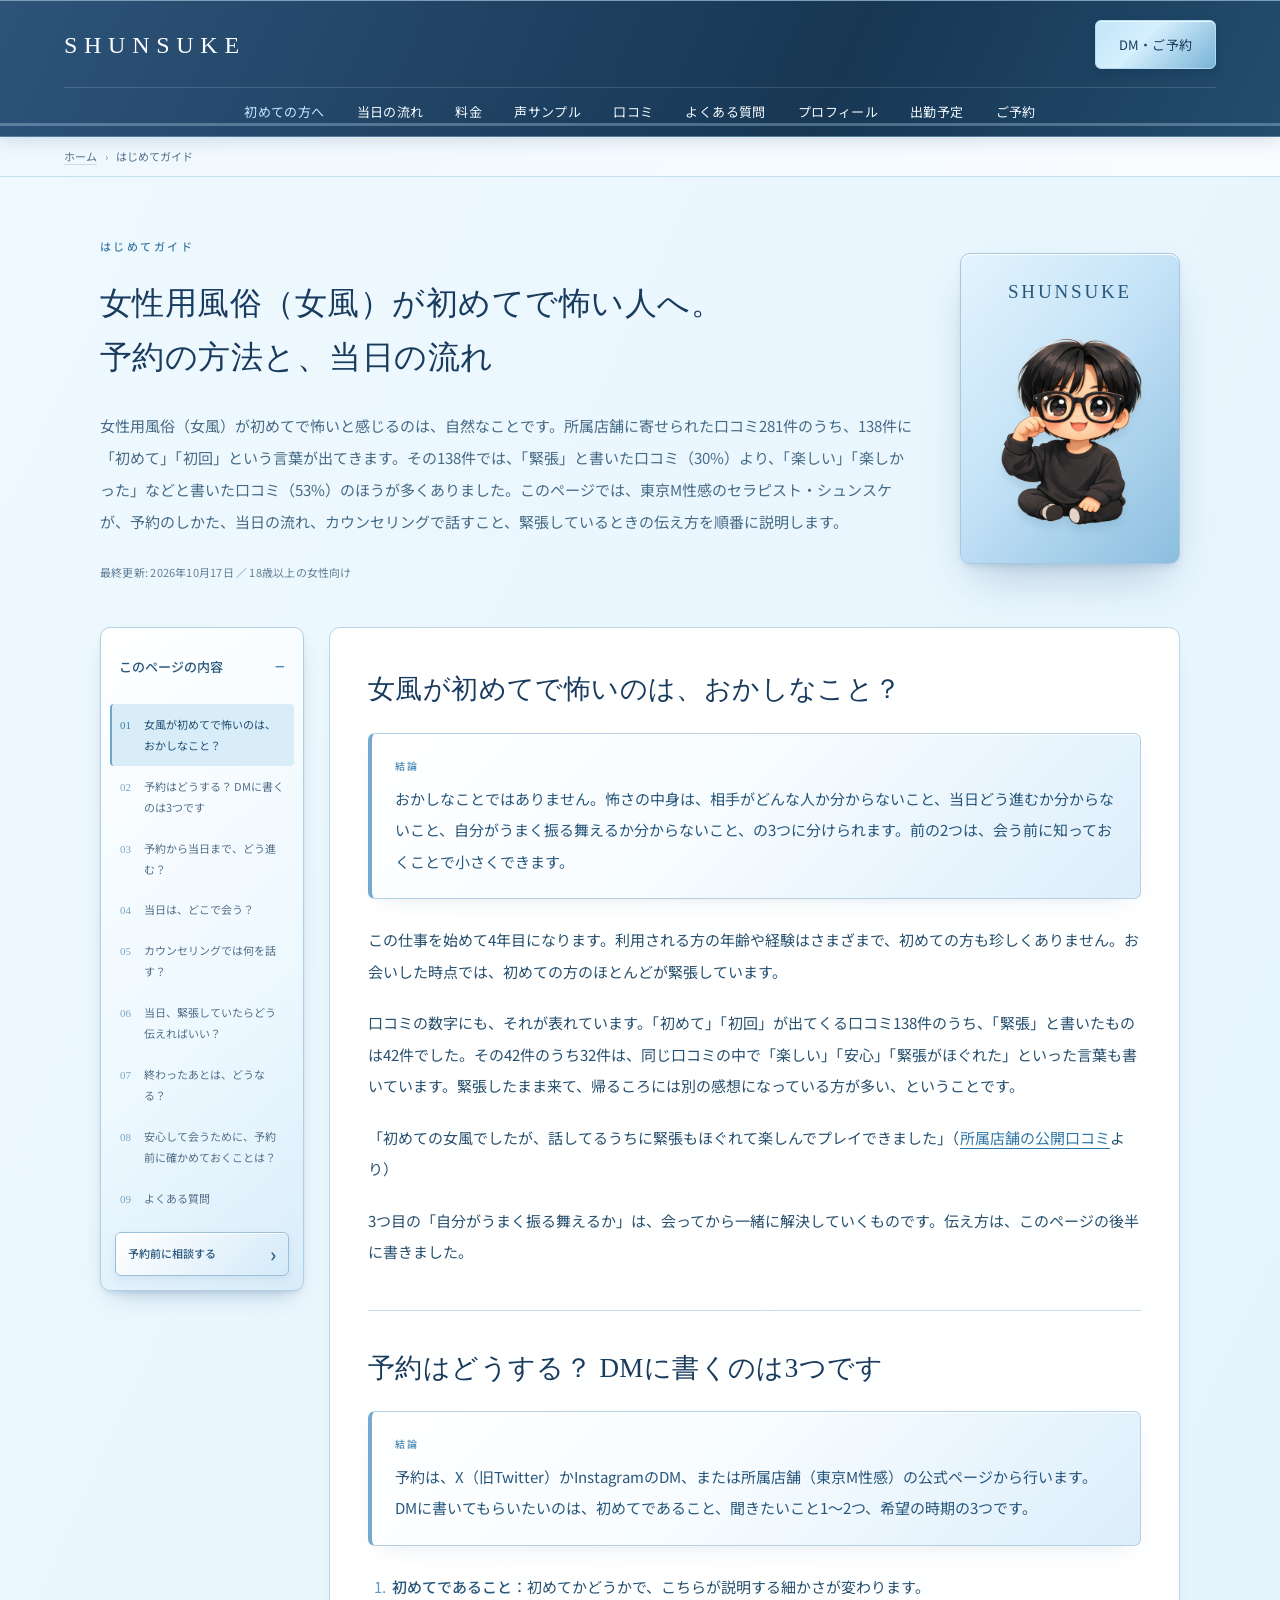
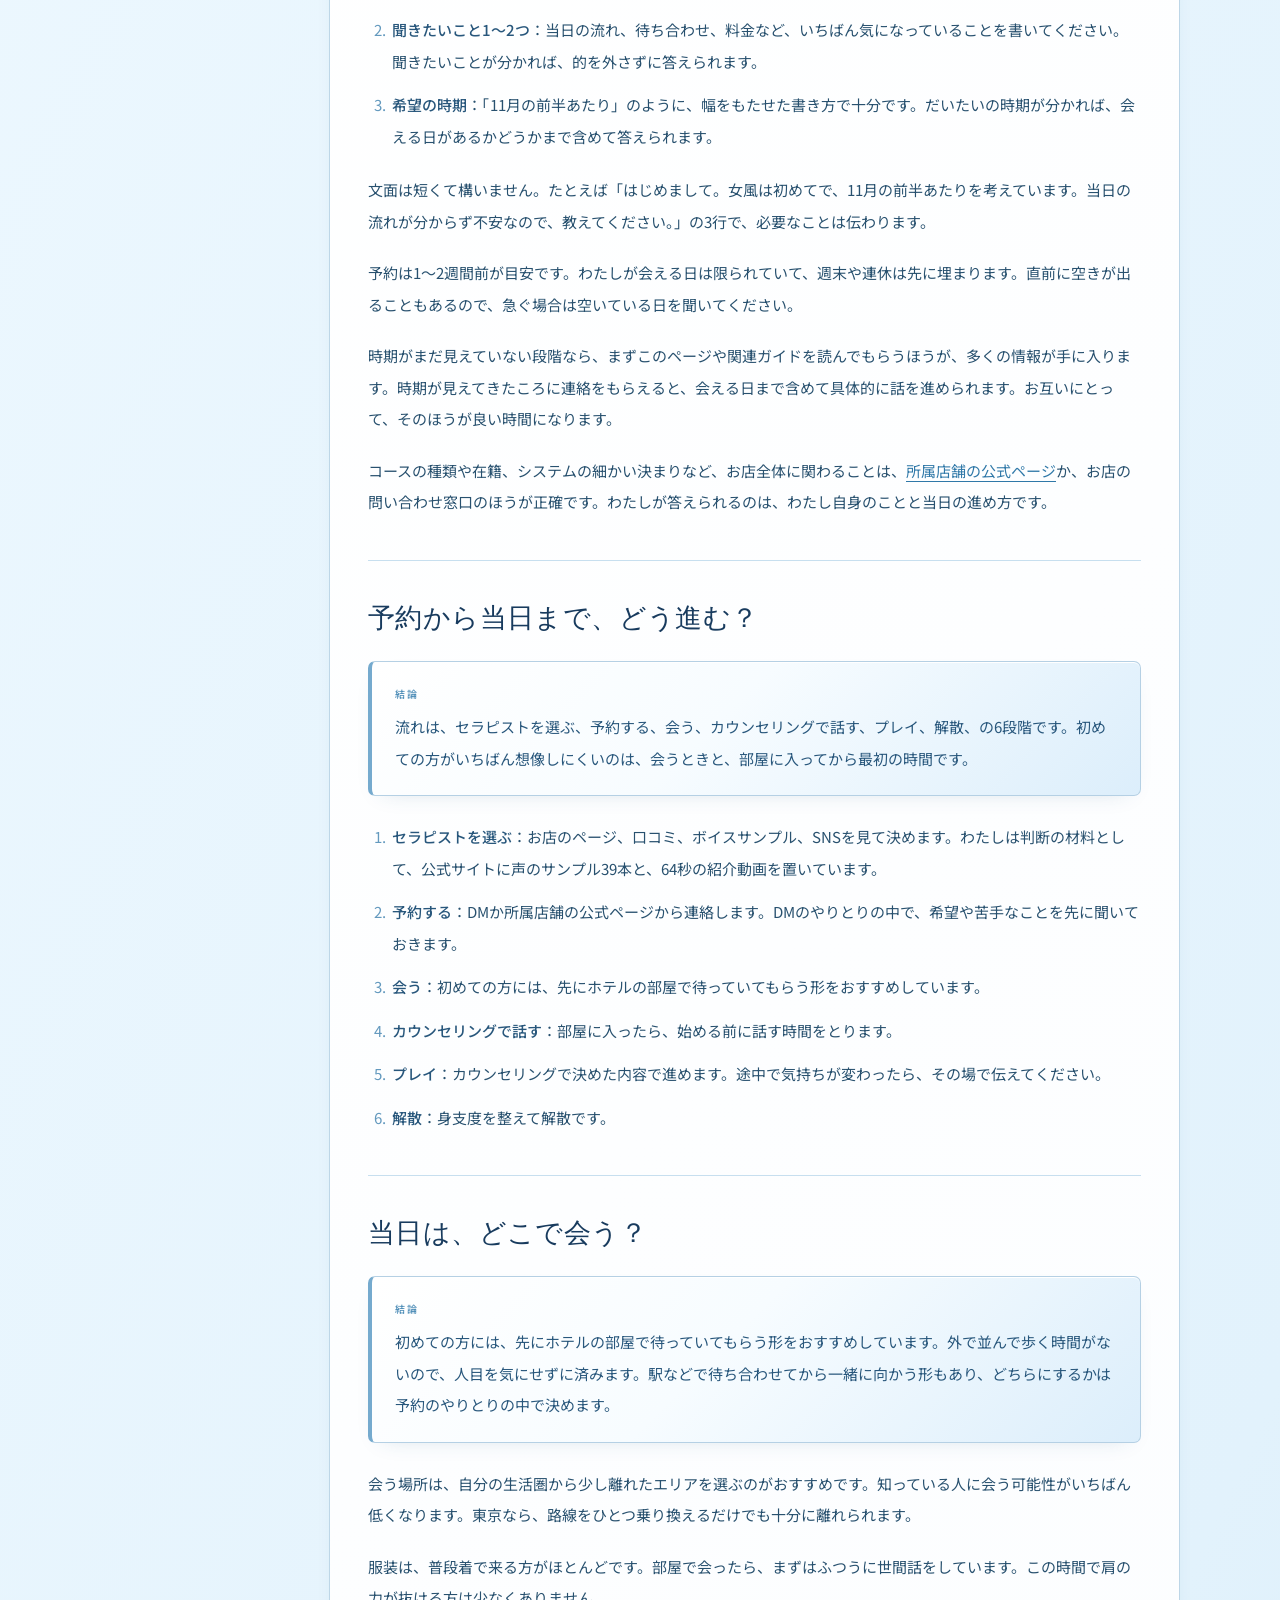
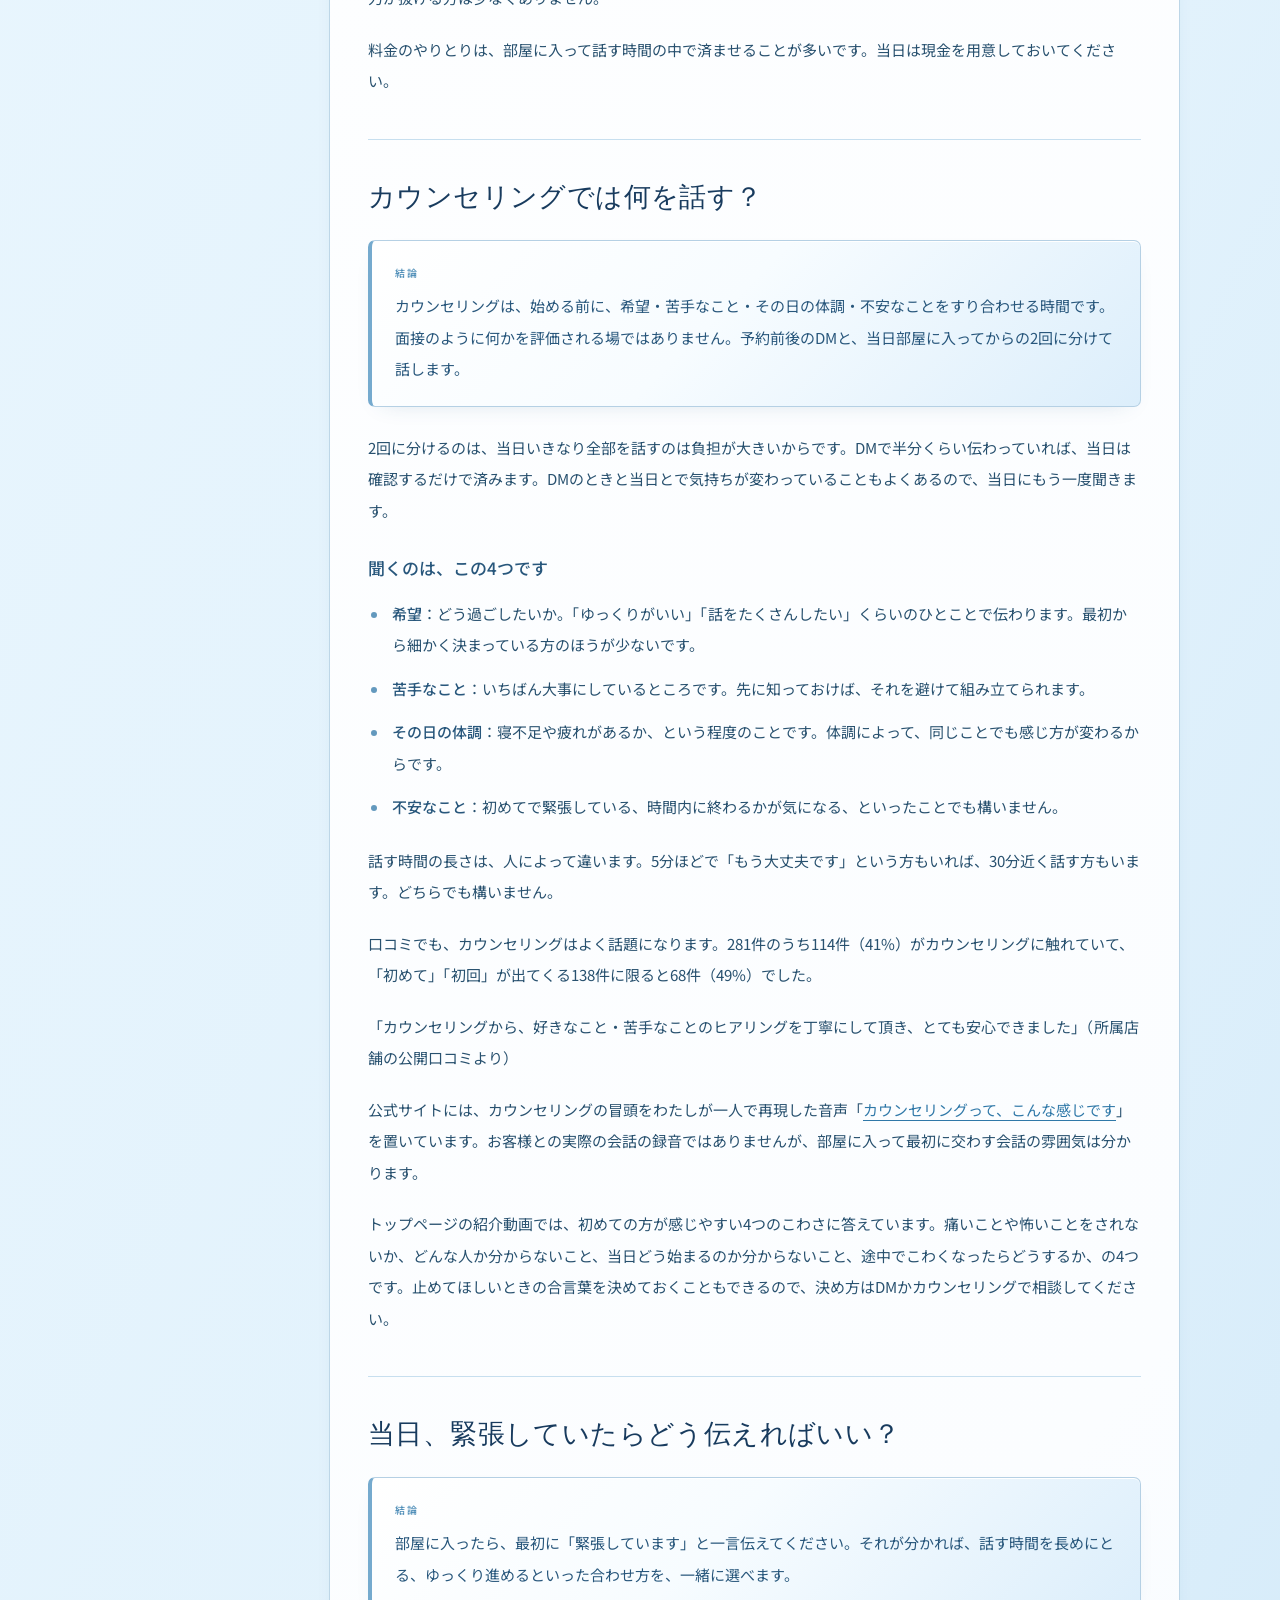
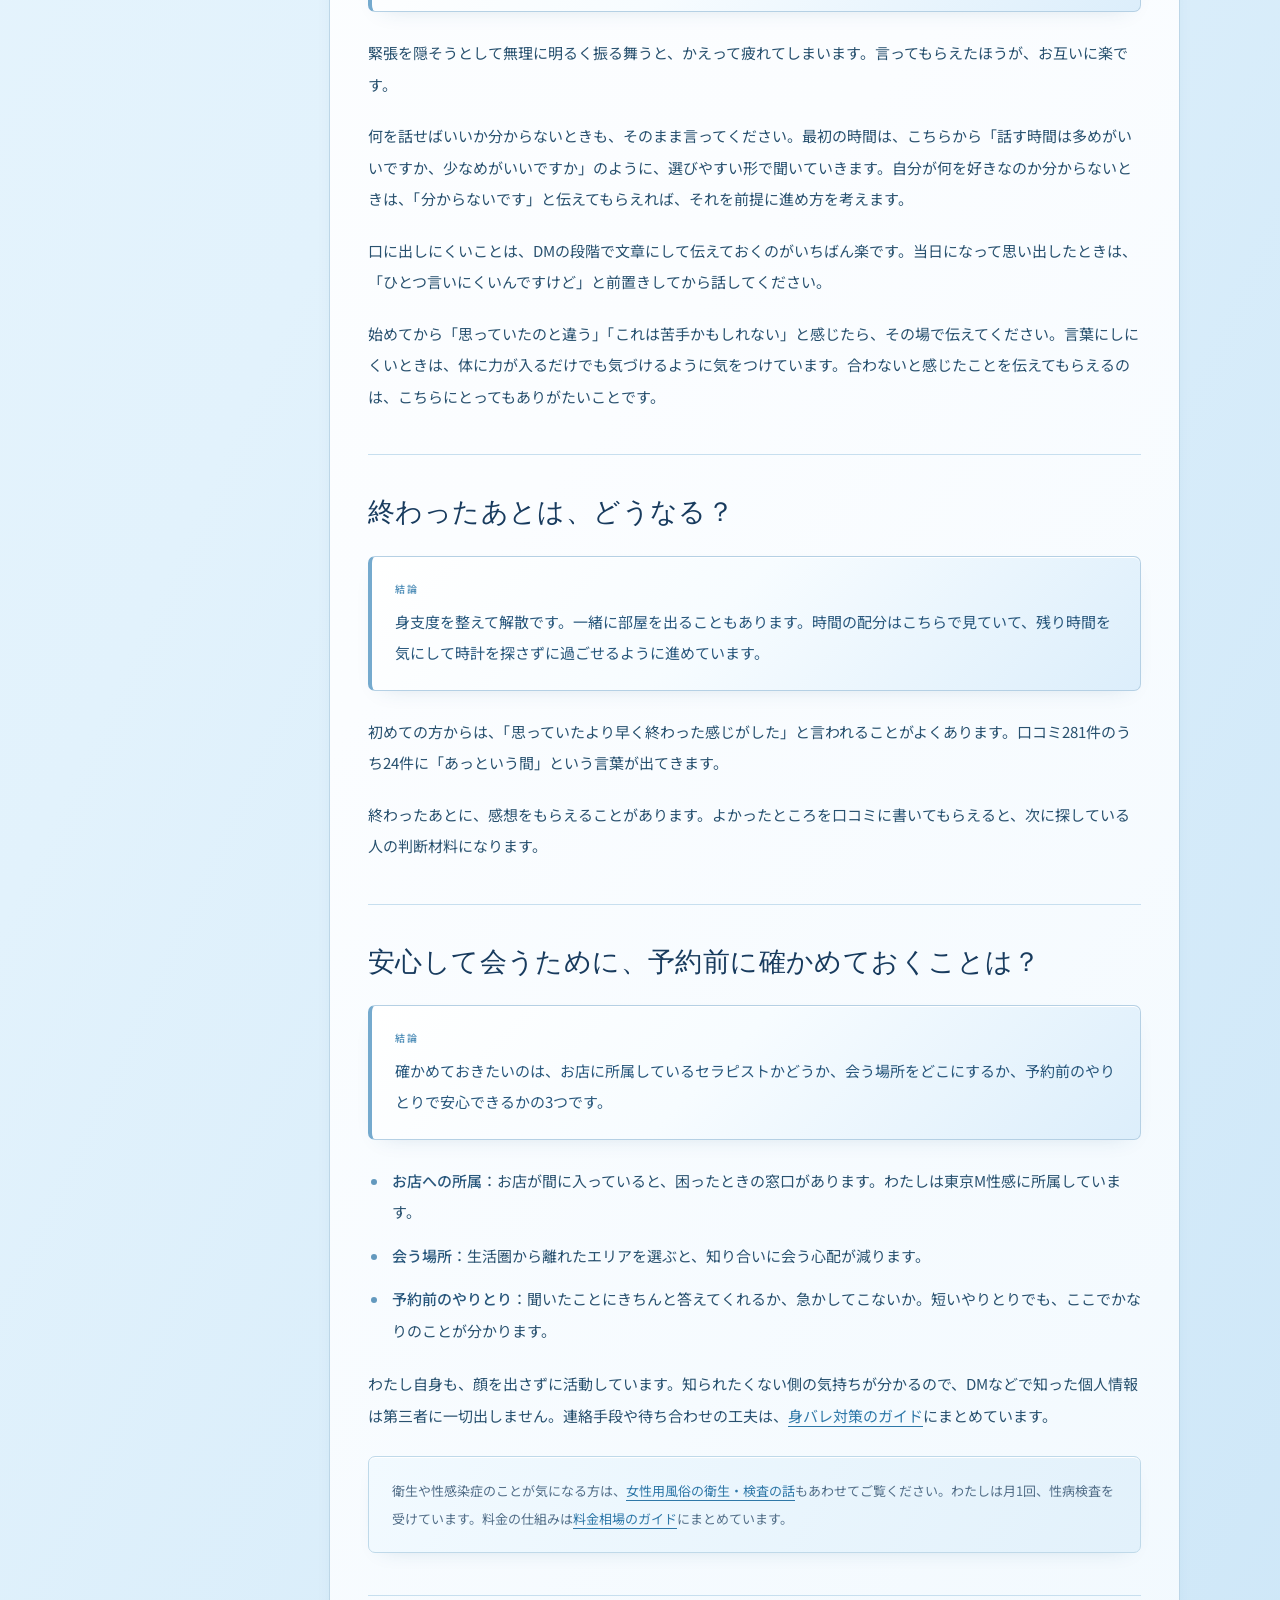
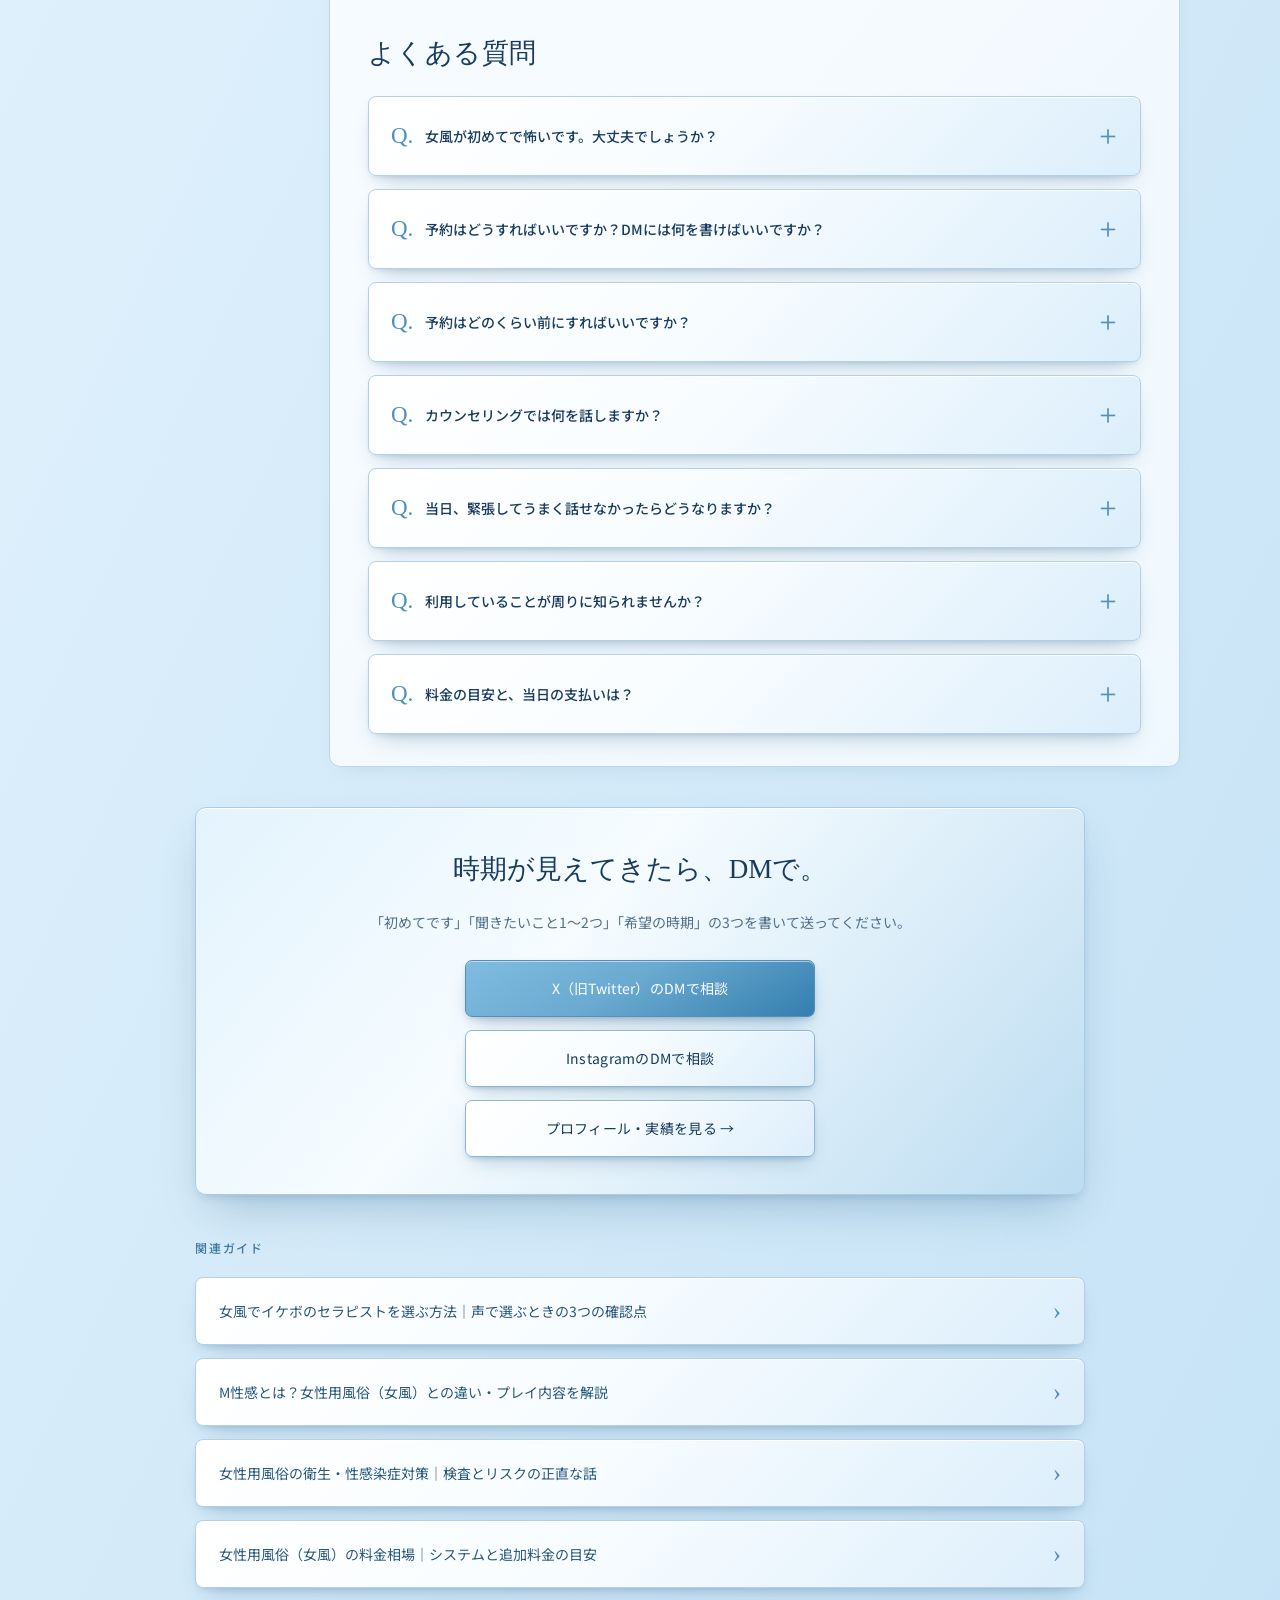
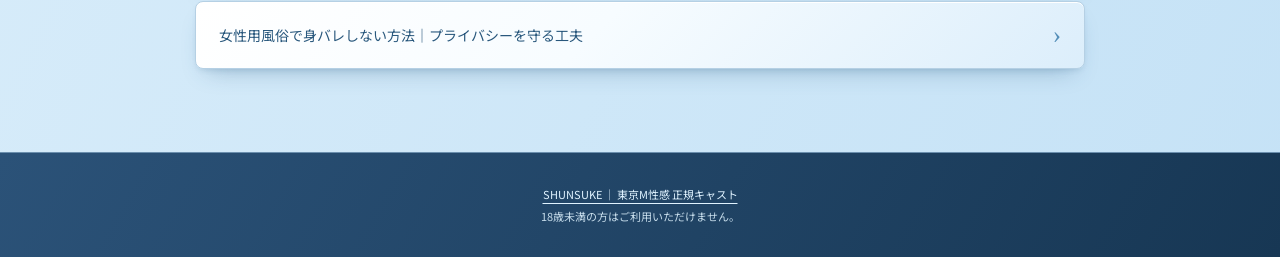
<file: guide/josefu-hajimete.html>
<!DOCTYPE html>

<html lang="ja">
<head>
<meta charset="utf-8"/>
<!-- Google tag (gtag.js) -->
<script async="" src="https://www.googletagmanager.com/gtag/js?id=G-VB93V3MKZY"></script>
<script>
    window.dataLayer = window.dataLayer || [];
    function gtag(){dataLayer.push(arguments);}
    gtag('js', new Date());
    gtag('config', 'G-VB93V3MKZY', { allow_google_signals: false, allow_ad_personalization_signals: false });
  </script>
<meta content="width=device-width, initial-scale=1.0" name="viewport"/>
<title>女性用風俗（女風）が初めてで怖い人へ｜予約の方法と当日の流れ</title>
<meta content="女性用風俗（女風）が初めてで怖い方へ。予約のDMに書く3つのこと、予約から解散までの6つの段階、カウンセリングで話すこと、緊張しているときの伝え方を、東京M性感のセラピスト・シュンスケが所属店舗の口コミの数字とあわせて説明します。" name="description"/>
<meta content="女性用風俗 初めて,女風 初めて,女性用風俗 初めて 怖い,女風 怖い,女風 流れ,女風 予約 方法,女風 カウンセリング,M性感 初めて" name="keywords"/>
<meta content="adult" name="rating"/>
<link href="https://mseikan-shunsuke.com/guide/josefu-hajimete.html" rel="canonical"/>
<!-- OGP -->
<meta content="はじめての日を、少しイメージしよう。｜シュンスケのご利用ガイド" property="og:title"/>
<meta content="初めての方へ、予約時に伝えることから当日の流れまでをまとめました。カウンセリングで話すことや、緊張しているときの伝え方も紹介しています。" property="og:description"/>
<meta content="article" property="og:type"/>
<meta content="https://mseikan-shunsuke.com/guide/josefu-hajimete.html" property="og:url"/>
<meta content="https://mseikan-shunsuke.com/assets/share-blue-20261107/first-visit.jpg" property="og:image"/>
<meta content="ja_JP" property="og:locale"/>
<meta content="シュンスケ 公式サイト" property="og:site_name"/>
<meta content="シュンスケ。はじめての日を、少しイメージしよう。群青と水色の背景に、眼鏡をかけて微笑むキャラクター。" property="og:image:alt"/>
<meta content="image/jpeg" property="og:image:type"/>
<meta content="630" property="og:image:height"/>
<meta content="1200" property="og:image:width"/>
<meta content="summary_large_image" name="twitter:card"/>
<meta content="はじめての日を、少しイメージしよう。｜シュンスケのご利用ガイド" name="twitter:title"/>
<meta content="初めての方へ、予約時に伝えることから当日の流れまでをまとめました。カウンセリングで話すことや、緊張しているときの伝え方も紹介しています。" name="twitter:description"/>
<meta content="https://mseikan-shunsuke.com/assets/share-blue-20261107/first-visit.jpg" name="twitter:image"/>
<meta content="シュンスケ。はじめての日を、少しイメージしよう。群青と水色の背景に、眼鏡をかけて微笑むキャラクター。" name="twitter:image:alt"/>


<link href="guide.css" rel="stylesheet"/>
<script type="application/ld+json">
{
  "@context": "https://schema.org",
  "@graph": [
    {
      "@type": "WebSite",
      "@id": "https://mseikan-shunsuke.com/#website",
      "url": "https://mseikan-shunsuke.com/",
      "name": "シュンスケ｜東京M性感 公式",
      "inLanguage": "ja",
      "publisher": {
        "@id": "https://mseikan-shunsuke.com/#person"
      }
    },
    {
      "@type": "Organization",
      "@id": "https://tokyo-m-seikan.com/honten/#organization",
      "name": "東京M性感",
      "url": "https://tokyo-m-seikan.com/honten/"
    },
    {
      "@type": "Person",
      "@id": "https://mseikan-shunsuke.com/#person",
      "name": "シュンスケ",
      "alternateName": [
        "SHUNSUKE",
        "Shunsuke",
        "shunsuke",
        "しゅんすけ"
      ],
      "jobTitle": "セラピスト（正規キャスト）",
      "worksFor": {
        "@id": "https://tokyo-m-seikan.com/honten/#organization"
      },
      "description": "東京M性感所属の正規キャスト。お客様から「声感魔術師」と呼ばれ、所属店舗の口コミ280件以上のうち約半数が声について言及。声サンプル39本を公開し、ツイキャスで定期配信している。4年目・プレイ実績1,500件以上、2024年 全国人気ランキング第15位（店舗グループ集計）。",
      "url": "https://mseikan-shunsuke.com/",
      "sameAs": [
        "https://twitcasting.tv/shunsuke_subacc",
        "https://note.com/shunsuke_tokyo2",
        "https://x.com/Shunver7",
        "https://www.instagram.com/shunsuke_mtokyo",
        "https://www.tiktok.com/@hs240240",
        "https://tokyo-m-seikan.com/honten/therapist/48/"
      ],
      "knowsAbout": [
        "イケボ",
        "イケボ言葉責め",
        "性感開発",
        "女性用風俗",
        "M性感"
      ]
    },
    {
      "@type": "WebPage",
      "@id": "https://mseikan-shunsuke.com/guide/josefu-hajimete.html#webpage",
      "url": "https://mseikan-shunsuke.com/guide/josefu-hajimete.html",
      "name": "女性用風俗（女風）が初めてで怖い人へ｜予約の方法と当日の流れ",
      "isPartOf": {
        "@id": "https://mseikan-shunsuke.com/#website"
      },
      "about": {
        "@id": "https://mseikan-shunsuke.com/#person"
      },
      "author": {
        "@id": "https://mseikan-shunsuke.com/#person"
      },
      "inLanguage": "ja",
      "datePublished": "2026-07-20",
      "dateModified": "2026-10-17",
      "speakable": {
        "@type": "SpeakableSpecification",
        "cssSelector": [
          "h1",
          "#lead"
        ]
      }
    },
    {
      "@type": "BreadcrumbList",
      "itemListElement": [
        {
          "@type": "ListItem",
          "position": 1,
          "name": "ホーム",
          "item": "https://mseikan-shunsuke.com/"
        },
        {
          "@type": "ListItem",
          "position": 2,
          "name": "はじめてガイド",
          "item": "https://mseikan-shunsuke.com/guide/josefu-hajimete.html"
        }
      ]
    },
    {
      "@type": "HowTo",
      "name": "女性用風俗（女風）の予約から当日までの流れ",
      "description": "女性用風俗（女風）を初めて利用するときの、セラピスト選びから解散までの6段階。",
      "step": [
        {
          "@type": "HowToStep",
          "position": 1,
          "name": "セラピストを選ぶ",
          "text": "お店のページ、口コミ、ボイスサンプル、SNSを見て決める。"
        },
        {
          "@type": "HowToStep",
          "position": 2,
          "name": "予約する",
          "text": "XかInstagramのDM、または所属店舗（東京M性感）の公式ページから連絡する。DMには、初めてであること、聞きたいこと1〜2つ、希望の時期の3つを書く。"
        },
        {
          "@type": "HowToStep",
          "position": 3,
          "name": "会う",
          "text": "初めての場合は、先にホテルの部屋で待つ形がすすめられている。生活圏から離れたエリアのホテルを選ぶと、知り合いに会う心配が減る。"
        },
        {
          "@type": "HowToStep",
          "position": 4,
          "name": "カウンセリングで話す",
          "text": "部屋に入ったら、始める前に希望・苦手なこと・その日の体調・不安なことをすり合わせる。"
        },
        {
          "@type": "HowToStep",
          "position": 5,
          "name": "プレイ",
          "text": "カウンセリングで決めた内容で進める。途中で気持ちが変わったら、その場で伝える。"
        },
        {
          "@type": "HowToStep",
          "position": 6,
          "name": "解散",
          "text": "身支度を整えて解散する。"
        }
      ]
    },
    {
      "@type": "FAQPage",
      "@id": "https://mseikan-shunsuke.com/guide/josefu-hajimete.html#faq",
      "isPartOf": {
        "@id": "https://mseikan-shunsuke.com/guide/josefu-hajimete.html#webpage"
      },
      "mainEntity": [
        {
          "@type": "Question",
          "name": "女風が初めてで怖いです。大丈夫でしょうか？",
          "acceptedAnswer": {
            "@type": "Answer",
            "text": "怖いと感じるのは自然なことです。所属店舗の公開口コミのうち「初めて」「初回」が出てくる138件では、「緊張」と書いたものが30%、「楽しい」「楽しかった」などと書いたものが53%でした。流れを先に知っておくと、怖さの多くは小さくなります。このページで流れを読み、残った不安は予約のDMで伝えてください。"
          }
        },
        {
          "@type": "Question",
          "name": "予約はどうすればいいですか？DMには何を書けばいいですか？",
          "acceptedAnswer": {
            "@type": "Answer",
            "text": "XかInstagramのDM、または所属店舗（東京M性感）の公式ページから予約します。DMには、初めてであること、聞きたいこと1〜2つ、希望の時期の3つを書いてください。時期は「11月の前半あたり」のように幅をもたせて書いて構いません。"
          }
        },
        {
          "@type": "Question",
          "name": "予約はどのくらい前にすればいいですか？",
          "acceptedAnswer": {
            "@type": "Answer",
            "text": "1〜2週間前が目安です。会える日は限られていて、週末や連休は先に埋まります。直前に空きが出ることもあるので、急ぐ場合は空いている日をDMで聞いてください。"
          }
        },
        {
          "@type": "Question",
          "name": "カウンセリングでは何を話しますか？",
          "acceptedAnswer": {
            "@type": "Answer",
            "text": "希望、苦手なこと、その日の体調、不安なことの4つです。予約前後のDMと、当日部屋に入ってからの2回に分けて話します。希望は「ゆっくりがいい」くらいのひとことで伝わります。"
          }
        },
        {
          "@type": "Question",
          "name": "当日、緊張してうまく話せなかったらどうなりますか？",
          "acceptedAnswer": {
            "@type": "Answer",
            "text": "最初に「緊張しています」と一言伝えてください。最初の時間はこちらから質問していくので、答えていくうちに会話になります。口に出しにくいことは、DMの段階で文章にして伝えておくと楽です。"
          }
        },
        {
          "@type": "Question",
          "name": "利用していることが周りに知られませんか？",
          "acceptedAnswer": {
            "@type": "Answer",
            "text": "DMなどで知った個人情報は、第三者に一切出しません。会う場所は、自分の生活圏から離れたエリアを選ぶと、知り合いに会う心配が減ります。連絡手段や場所の工夫は、身バレ対策のガイドにまとめています。"
          }
        },
        {
          "@type": "Question",
          "name": "料金の目安と、当日の支払いは？",
          "acceptedAnswer": {
            "@type": "Answer",
            "text": "初めての方向けの「ゆるふわコース」は、通常料金で利用できます。コースや時間ごとの料金は、所属店舗（東京M性感）の公式ページで確認してください。当日は現金を用意しておくと安心です。"
          }
        }
      ]
    }
  ]
}
  </script>
<link href="/assets/design-blue-20261107/fonts.css" rel="stylesheet"/><link href="/assets/design-blue-20261107/guide-theme.css" rel="stylesheet"/><link href="/assets/design-blue-20261107/finishing.css" rel="stylesheet"/><link href="/assets/design-blue-20261107/refinements.css" rel="stylesheet"/></head>
<body class="u-guide" data-source-page="guide_hajimete">
<header class="g-nav">
<a class="g-nav-logo" href="/">SHUNSUKE</a>
<a class="g-nav-cta" data-cta-location="header" data-cta-action="navigate" href="#cta">DM・ご予約</a>
<nav aria-label="サイト内メニュー" class="g-menubar">
<ul>
<li><a class="is-first" href="/#first">初めての方へ</a></li>
<li><a href="/#guide">当日の流れ</a></li>
<li><a href="/#price-sim">料金</a></li>
<li><a href="/#voice">声サンプル</a></li>
<li><a href="/#reviews">口コミ</a></li>
<li><a href="/#faq">よくある質問</a></li>
<li><a href="/#profile">プロフィール</a></li>
<li><a href="/#shift">出勤予定</a></li>
<li><a data-cta-location="header" data-cta-action="navigate" href="/#contact">ご予約</a></li>
</ul>
</nav>
</header>
<nav aria-label="パンくずリスト" class="g-breadcrumb">
<ol>
<li><a href="/">ホーム</a></li>
<li aria-current="page">はじめてガイド</li>
</ol>
</nav>
<main class="g-wrap"><header class="g-hero"><div class="g-hero-copy">
<p class="g-eyebrow">はじめてガイド</p>
<h1>女性用風俗（女風）が初めてで怖い人へ。<br/>予約の方法と、当日の流れ</h1>
<p class="g-lead" id="lead">女性用風俗（女風）が初めてで怖いと感じるのは、自然なことです。所属店舗に寄せられた口コミ281件のうち、138件に「初めて」「初回」という言葉が出てきます。その138件では、「緊張」と書いた口コミ（30%）より、「楽しい」「楽しかった」などと書いた口コミ（53%）のほうが多くありました。このページでは、東京M性感のセラピスト・シュンスケが、予約のしかた、当日の流れ、カウンセリングで話すこと、緊張しているときの伝え方を順番に説明します。</p>
<p class="g-updated">最終更新: 2026年10月17日 ／ 18歳以上の女性向け</p>
</div><div aria-label="シュンスケのキャラクター" class="g-hero-art"><span>SHUNSUKE</span><img alt="眼鏡をかけて微笑むシュンスケ" height="1024" src="/assets/design-blue-20261107/shunsuke.png" width="1024"/></div></header><div class="u-reading-layout"><aside class="u-toc-shell"><details class="u-toc" open=""><summary>このページの内容</summary><nav aria-label="このページの目次"><ol><li><a href="#topic-1"><span aria-hidden="true" class="u-toc-number">01</span><span>女風が初めてで怖いのは、おかしなこと？</span></a></li><li><a href="#topic-2"><span aria-hidden="true" class="u-toc-number">02</span><span>予約はどうする？ DMに書くのは3つです</span></a></li><li><a href="#topic-3"><span aria-hidden="true" class="u-toc-number">03</span><span>予約から当日まで、どう進む？</span></a></li><li><a href="#topic-4"><span aria-hidden="true" class="u-toc-number">04</span><span>当日は、どこで会う？</span></a></li><li><a href="#topic-5"><span aria-hidden="true" class="u-toc-number">05</span><span>カウンセリングでは何を話す？</span></a></li><li><a href="#topic-6"><span aria-hidden="true" class="u-toc-number">06</span><span>当日、緊張していたらどう伝えればいい？</span></a></li><li><a href="#topic-7"><span aria-hidden="true" class="u-toc-number">07</span><span>終わったあとは、どうなる？</span></a></li><li><a href="#topic-8"><span aria-hidden="true" class="u-toc-number">08</span><span>安心して会うために、予約前に確かめておくことは？</span></a></li><li><a href="#topic-9"><span aria-hidden="true" class="u-toc-number">09</span><span>よくある質問</span></a></li></ol></nav><button class="u-toc-consult" data-cta-location="toc" data-consult-open="" type="button">予約前に相談する <span aria-hidden="true">›</span></button></details></aside><article class="g-article"><h2 id="topic-1">女風が初めてで怖いのは、おかしなこと？</h2>
<div class="g-answer">おかしなことではありません。怖さの中身は、相手がどんな人か分からないこと、当日どう進むか分からないこと、自分がうまく振る舞えるか分からないこと、の3つに分けられます。前の2つは、会う前に知っておくことで小さくできます。</div>
<p>この仕事を始めて4年目になります。利用される方の年齢や経験はさまざまで、初めての方も珍しくありません。お会いした時点では、初めての方のほとんどが緊張しています。</p>
<p>口コミの数字にも、それが表れています。「初めて」「初回」が出てくる口コミ138件のうち、「緊張」と書いたものは42件でした。その42件のうち32件は、同じ口コミの中で「楽しい」「安心」「緊張がほぐれた」といった言葉も書いています。緊張したまま来て、帰るころには別の感想になっている方が多い、ということです。</p>
<p>「初めての女風でしたが、話してるうちに緊張もほぐれて楽しんでプレイできました」（<a href="https://tokyo-m-seikan.com/honten/review/therapist/48/" rel="noopener" target="_blank">所属店舗の公開口コミ</a>より）</p>
<p>3つ目の「自分がうまく振る舞えるか」は、会ってから一緒に解決していくものです。伝え方は、このページの後半に書きました。</p>
<h2 id="topic-2">予約はどうする？ DMに書くのは3つです</h2>
<div class="g-answer">予約は、X（旧Twitter）かInstagramのDM、または所属店舗（東京M性感）の公式ページから行います。DMに書いてもらいたいのは、初めてであること、聞きたいこと1〜2つ、希望の時期の3つです。</div>
<ol>
<li><strong>初めてであること</strong>：初めてかどうかで、こちらが説明する細かさが変わります。</li>
<li><strong>聞きたいこと1〜2つ</strong>：当日の流れ、待ち合わせ、料金など、いちばん気になっていることを書いてください。聞きたいことが分かれば、的を外さずに答えられます。</li>
<li><strong>希望の時期</strong>：「11月の前半あたり」のように、幅をもたせた書き方で十分です。だいたいの時期が分かれば、会える日があるかどうかまで含めて答えられます。</li>
</ol>
<p>文面は短くて構いません。たとえば「はじめまして。女風は初めてで、11月の前半あたりを考えています。当日の流れが分からず不安なので、教えてください。」の3行で、必要なことは伝わります。</p>
<p>予約は1〜2週間前が目安です。わたしが会える日は限られていて、週末や連休は先に埋まります。直前に空きが出ることもあるので、急ぐ場合は空いている日を聞いてください。</p>
<p>時期がまだ見えていない段階なら、まずこのページや関連ガイドを読んでもらうほうが、多くの情報が手に入ります。時期が見えてきたころに連絡をもらえると、会える日まで含めて具体的に話を進められます。お互いにとって、そのほうが良い時間になります。</p>
<p>コースの種類や在籍、システムの細かい決まりなど、お店全体に関わることは、<a href="https://tokyo-m-seikan.com/honten/" rel="noopener" target="_blank">所属店舗の公式ページ</a>か、お店の問い合わせ窓口のほうが正確です。わたしが答えられるのは、わたし自身のことと当日の進め方です。</p>
<h2 id="topic-3">予約から当日まで、どう進む？</h2>
<div class="g-answer">流れは、セラピストを選ぶ、予約する、会う、カウンセリングで話す、プレイ、解散、の6段階です。初めての方がいちばん想像しにくいのは、会うときと、部屋に入ってから最初の時間です。</div>
<ol>
<li><strong>セラピストを選ぶ</strong>：お店のページ、口コミ、ボイスサンプル、SNSを見て決めます。わたしは判断の材料として、公式サイトに声のサンプル39本と、64秒の紹介動画を置いています。</li>
<li><strong>予約する</strong>：DMか所属店舗の公式ページから連絡します。DMのやりとりの中で、希望や苦手なことを先に聞いておきます。</li>
<li><strong>会う</strong>：初めての方には、先にホテルの部屋で待っていてもらう形をおすすめしています。</li>
<li><strong>カウンセリングで話す</strong>：部屋に入ったら、始める前に話す時間をとります。</li>
<li><strong>プレイ</strong>：カウンセリングで決めた内容で進めます。途中で気持ちが変わったら、その場で伝えてください。</li>
<li><strong>解散</strong>：身支度を整えて解散です。</li>
</ol>
<h2 id="topic-4">当日は、どこで会う？</h2>
<div class="g-answer">初めての方には、先にホテルの部屋で待っていてもらう形をおすすめしています。外で並んで歩く時間がないので、人目を気にせずに済みます。駅などで待ち合わせてから一緒に向かう形もあり、どちらにするかは予約のやりとりの中で決めます。</div>
<p>会う場所は、自分の生活圏から少し離れたエリアを選ぶのがおすすめです。知っている人に会う可能性がいちばん低くなります。東京なら、路線をひとつ乗り換えるだけでも十分に離れられます。</p>
<p>服装は、普段着で来る方がほとんどです。部屋で会ったら、まずはふつうに世間話をしています。この時間で肩の力が抜ける方は少なくありません。</p>
<p>料金のやりとりは、部屋に入って話す時間の中で済ませることが多いです。当日は現金を用意しておいてください。</p>
<h2 id="topic-5">カウンセリングでは何を話す？</h2>
<div class="g-answer">カウンセリングは、始める前に、希望・苦手なこと・その日の体調・不安なことをすり合わせる時間です。面接のように何かを評価される場ではありません。予約前後のDMと、当日部屋に入ってからの2回に分けて話します。</div>
<p>2回に分けるのは、当日いきなり全部を話すのは負担が大きいからです。DMで半分くらい伝わっていれば、当日は確認するだけで済みます。DMのときと当日とで気持ちが変わっていることもよくあるので、当日にもう一度聞きます。</p>
<h3>聞くのは、この4つです</h3>
<ul>
<li><strong>希望</strong>：どう過ごしたいか。「ゆっくりがいい」「話をたくさんしたい」くらいのひとことで伝わります。最初から細かく決まっている方のほうが少ないです。</li>
<li><strong>苦手なこと</strong>：いちばん大事にしているところです。先に知っておけば、それを避けて組み立てられます。</li>
<li><strong>その日の体調</strong>：寝不足や疲れがあるか、という程度のことです。体調によって、同じことでも感じ方が変わるからです。</li>
<li><strong>不安なこと</strong>：初めてで緊張している、時間内に終わるかが気になる、といったことでも構いません。</li>
</ul>
<p>話す時間の長さは、人によって違います。5分ほどで「もう大丈夫です」という方もいれば、30分近く話す方もいます。どちらでも構いません。</p>
<p>口コミでも、カウンセリングはよく話題になります。281件のうち114件（41%）がカウンセリングに触れていて、「初めて」「初回」が出てくる138件に限ると68件（49%）でした。</p>
<p>「カウンセリングから、好きなこと・苦手なことのヒアリングを丁寧にして頂き、とても安心できました」（所属店舗の公開口コミより）</p>
<p>公式サイトには、カウンセリングの冒頭をわたしが一人で再現した音声「<a href="/#counseling-preview">カウンセリングって、こんな感じです</a>」を置いています。お客様との実際の会話の録音ではありませんが、部屋に入って最初に交わす会話の雰囲気は分かります。</p>
<p>トップページの紹介動画では、初めての方が感じやすい4つのこわさに答えています。痛いことや怖いことをされないか、どんな人か分からないこと、当日どう始まるのか分からないこと、途中でこわくなったらどうするか、の4つです。止めてほしいときの合言葉を決めておくこともできるので、決め方はDMかカウンセリングで相談してください。</p>
<h2 id="topic-6">当日、緊張していたらどう伝えればいい？</h2>
<div class="g-answer">部屋に入ったら、最初に「緊張しています」と一言伝えてください。それが分かれば、話す時間を長めにとる、ゆっくり進めるといった合わせ方を、一緒に選べます。</div>
<p>緊張を隠そうとして無理に明るく振る舞うと、かえって疲れてしまいます。言ってもらえたほうが、お互いに楽です。</p>
<p>何を話せばいいか分からないときも、そのまま言ってください。最初の時間は、こちらから「話す時間は多めがいいですか、少なめがいいですか」のように、選びやすい形で聞いていきます。自分が何を好きなのか分からないときは、「分からないです」と伝えてもらえれば、それを前提に進め方を考えます。</p>
<p>口に出しにくいことは、DMの段階で文章にして伝えておくのがいちばん楽です。当日になって思い出したときは、「ひとつ言いにくいんですけど」と前置きしてから話してください。</p>
<p>始めてから「思っていたのと違う」「これは苦手かもしれない」と感じたら、その場で伝えてください。言葉にしにくいときは、体に力が入るだけでも気づけるように気をつけています。合わないと感じたことを伝えてもらえるのは、こちらにとってもありがたいことです。</p>
<h2 id="topic-7">終わったあとは、どうなる？</h2>
<div class="g-answer">身支度を整えて解散です。一緒に部屋を出ることもあります。時間の配分はこちらで見ていて、残り時間を気にして時計を探さずに過ごせるように進めています。</div>
<p>初めての方からは、「思っていたより早く終わった感じがした」と言われることがよくあります。口コミ281件のうち24件に「あっという間」という言葉が出てきます。</p>
<p>終わったあとに、感想をもらえることがあります。よかったところを口コミに書いてもらえると、次に探している人の判断材料になります。</p>
<h2 id="topic-8">安心して会うために、予約前に確かめておくことは？</h2>
<div class="g-answer">確かめておきたいのは、お店に所属しているセラピストかどうか、会う場所をどこにするか、予約前のやりとりで安心できるかの3つです。</div>
<ul>
<li><strong>お店への所属</strong>：お店が間に入っていると、困ったときの窓口があります。わたしは東京M性感に所属しています。</li>
<li><strong>会う場所</strong>：生活圏から離れたエリアを選ぶと、知り合いに会う心配が減ります。</li>
<li><strong>予約前のやりとり</strong>：聞いたことにきちんと答えてくれるか、急かしてこないか。短いやりとりでも、ここでかなりのことが分かります。</li>
</ul>
<p>わたし自身も、顔を出さずに活動しています。知られたくない側の気持ちが分かるので、DMなどで知った個人情報は第三者に一切出しません。連絡手段や待ち合わせの工夫は、<a href="mibare-taisaku.html">身バレ対策のガイド</a>にまとめています。</p>
<div class="g-note">衛生や性感染症のことが気になる方は、<a href="eisei-kensa.html">女性用風俗の衛生・検査の話</a>もあわせてご覧ください。わたしは月1回、性病検査を受けています。料金の仕組みは<a href="ryokin-souba.html">料金相場のガイド</a>にまとめています。</div>
<h2 id="topic-9">よくある質問</h2>
<div class="g-faq">
<details><summary>女風が初めてで怖いです。大丈夫でしょうか？</summary><div class="g-faq-a">怖いと感じるのは自然なことです。所属店舗の公開口コミのうち「初めて」「初回」が出てくる138件では、「緊張」と書いたものが30%、「楽しい」「楽しかった」などと書いたものが53%でした。流れを先に知っておくと、怖さの多くは小さくなります。このページで流れを読み、残った不安は予約のDMで伝えてください。</div></details>
<details><summary>予約はどうすればいいですか？DMには何を書けばいいですか？</summary><div class="g-faq-a">XかInstagramのDM、または所属店舗（東京M性感）の公式ページから予約します。DMには、初めてであること、聞きたいこと1〜2つ、希望の時期の3つを書いてください。時期は「11月の前半あたり」のように幅をもたせて書いて構いません。</div></details>
<details><summary>予約はどのくらい前にすればいいですか？</summary><div class="g-faq-a">1〜2週間前が目安です。会える日は限られていて、週末や連休は先に埋まります。直前に空きが出ることもあるので、急ぐ場合は空いている日をDMで聞いてください。</div></details>
<details><summary>カウンセリングでは何を話しますか？</summary><div class="g-faq-a">希望、苦手なこと、その日の体調、不安なことの4つです。予約前後のDMと、当日部屋に入ってからの2回に分けて話します。希望は「ゆっくりがいい」くらいのひとことで伝わります。</div></details>
<details><summary>当日、緊張してうまく話せなかったらどうなりますか？</summary><div class="g-faq-a">最初に「緊張しています」と一言伝えてください。最初の時間はこちらから質問していくので、答えていくうちに会話になります。口に出しにくいことは、DMの段階で文章にして伝えておくと楽です。</div></details>
<details><summary>利用していることが周りに知られませんか？</summary><div class="g-faq-a">DMなどで知った個人情報は、第三者に一切出しません。会う場所は、自分の生活圏から離れたエリアを選ぶと、知り合いに会う心配が減ります。連絡手段や場所の工夫は、身バレ対策のガイドにまとめています。</div></details>
<details><summary>料金の目安と、当日の支払いは？</summary><div class="g-faq-a">初めての方向けの「ゆるふわコース」は、通常料金で利用できます。コースや時間ごとの料金は、所属店舗（東京M性感）の公式ページで確認してください。当日は現金を用意しておくと安心です。</div></details>
</div>
</article></div><div class="g-cta" id="cta">
<div class="g-cta-title">時期が見えてきたら、DMで。</div>
<div class="g-cta-sub">「初めてです」「聞きたいこと1〜2つ」「希望の時期」の3つを書いて送ってください。</div>
<div class="g-cta-btns">
<a class="g-btn g-btn-primary contact-method" data-cta-location="article-end" data-method="x_dm" href="https://x.com/Shunver7" rel="noopener" target="_blank">X（旧Twitter）のDMで相談</a>
<a class="g-btn g-btn-outline contact-method" data-cta-location="article-end" data-method="instagram_dm" href="https://www.instagram.com/shunsuke_mtokyo" rel="noopener" target="_blank">InstagramのDMで相談</a>
<a class="g-btn g-btn-outline" href="/">プロフィール・実績を見る →</a>
</div>
</div>
<div class="g-related">
<div class="g-related-title">関連ガイド</div>
<a href="ikebo-erabikata.html">女風でイケボのセラピストを選ぶ方法｜声で選ぶときの3つの確認点</a>
<a href="m-seikan-towa.html">M性感とは？女性用風俗（女風）との違い・プレイ内容を解説</a>
<a href="eisei-kensa.html">女性用風俗の衛生・性感染症対策｜検査とリスクの正直な話</a>
<a href="ryokin-souba.html">女性用風俗（女風）の料金相場｜システムと追加料金の目安</a>
<a href="mibare-taisaku.html">女性用風俗で身バレしない方法｜プライバシーを守る工夫</a>
</div>
</main>
<footer class="g-foot">
<a href="/">SHUNSUKE ｜ 東京M性感 正規キャスト</a><br/>
    18歳未満の方はご利用いただけません。
  </footer>
<div aria-hidden="true" class="u-reading-progress"><span></span></div>
<div class="u-mobile-consult" hidden="">
<a class="u-mobile-voice" href="../index.html#voice"><span aria-hidden="true">▷</span> 声を聴く</a>
<button data-cta-location="fixed-bar" data-consult-open="" type="button"><small>ご予約前のご相談</small><span>DMで相談する <span aria-hidden="true">›</span></span></button>
</div>
<dialog aria-describedby="consult-desc" aria-labelledby="consult-title" class="u-consult-dialog" id="consultDialog">
<button aria-label="相談先の案内を閉じる" class="u-consult-close" type="button">×</button>
<p class="u-consult-brand">SHUNSUKE</p>
<h2 id="consult-title">まずはDMへ</h2>
<p id="consult-desc">希望の日にちがあれば、添えて送ってください。ご予約前の不安も、あわせてお答えします。</p>
<a class="u-consult-choice" data-cta-location="dialog" data-method="x_dm" href="https://x.com/Shunver7" rel="noopener noreferrer" target="_blank"><span>X（旧Twitter）でDM<small>@Shunver7</small></span><span aria-hidden="true">›</span></a>
<a class="u-consult-choice" data-cta-location="dialog" data-method="instagram_dm" href="https://www.instagram.com/shunsuke_mtokyo" rel="noopener noreferrer" target="_blank"><span>InstagramでDM<small>@shunsuke_mtokyo</small></span><span aria-hidden="true">›</span></a>
</dialog><script src="/assets/design-blue-20261107/finishing.js"></script><script src="/assets/design-blue-20261107/refinements.js"></script><script src="/assets/design-blue-20261107/site-ui.js"></script></body>
</html>
</file>
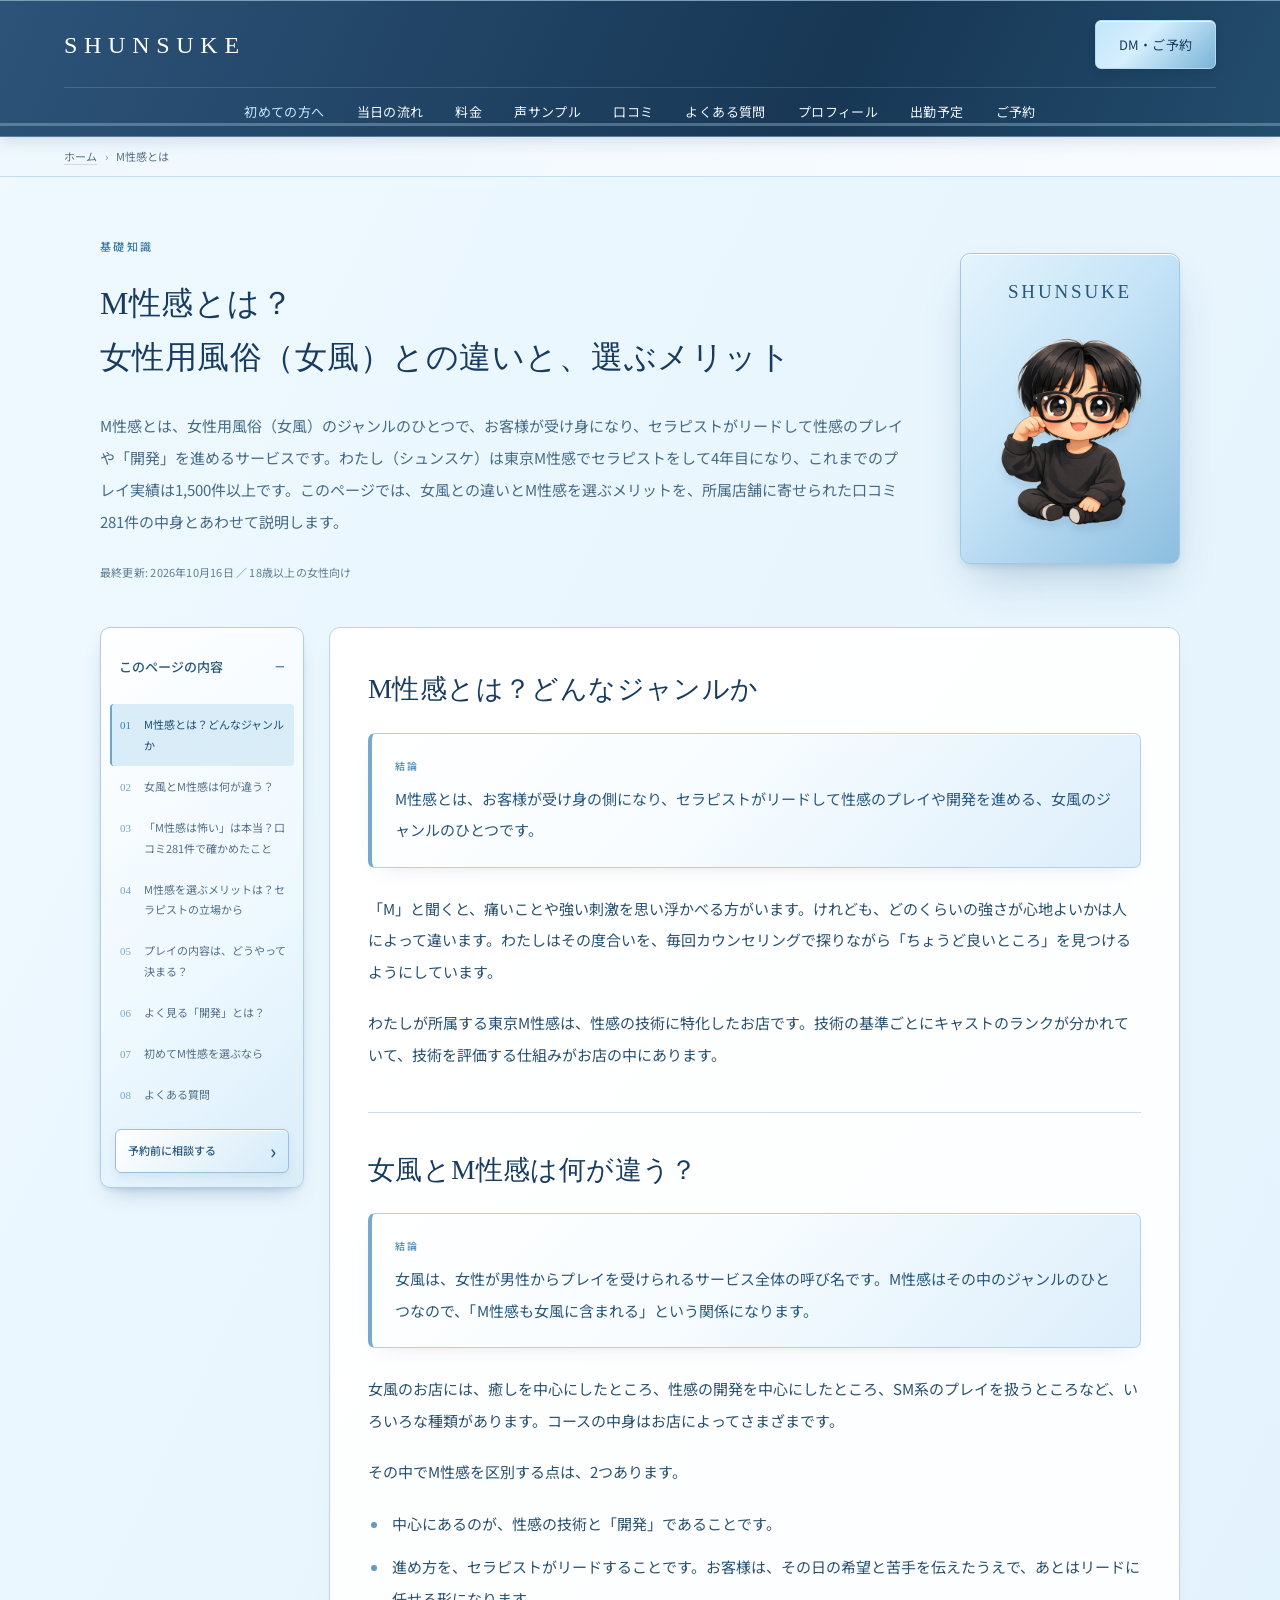
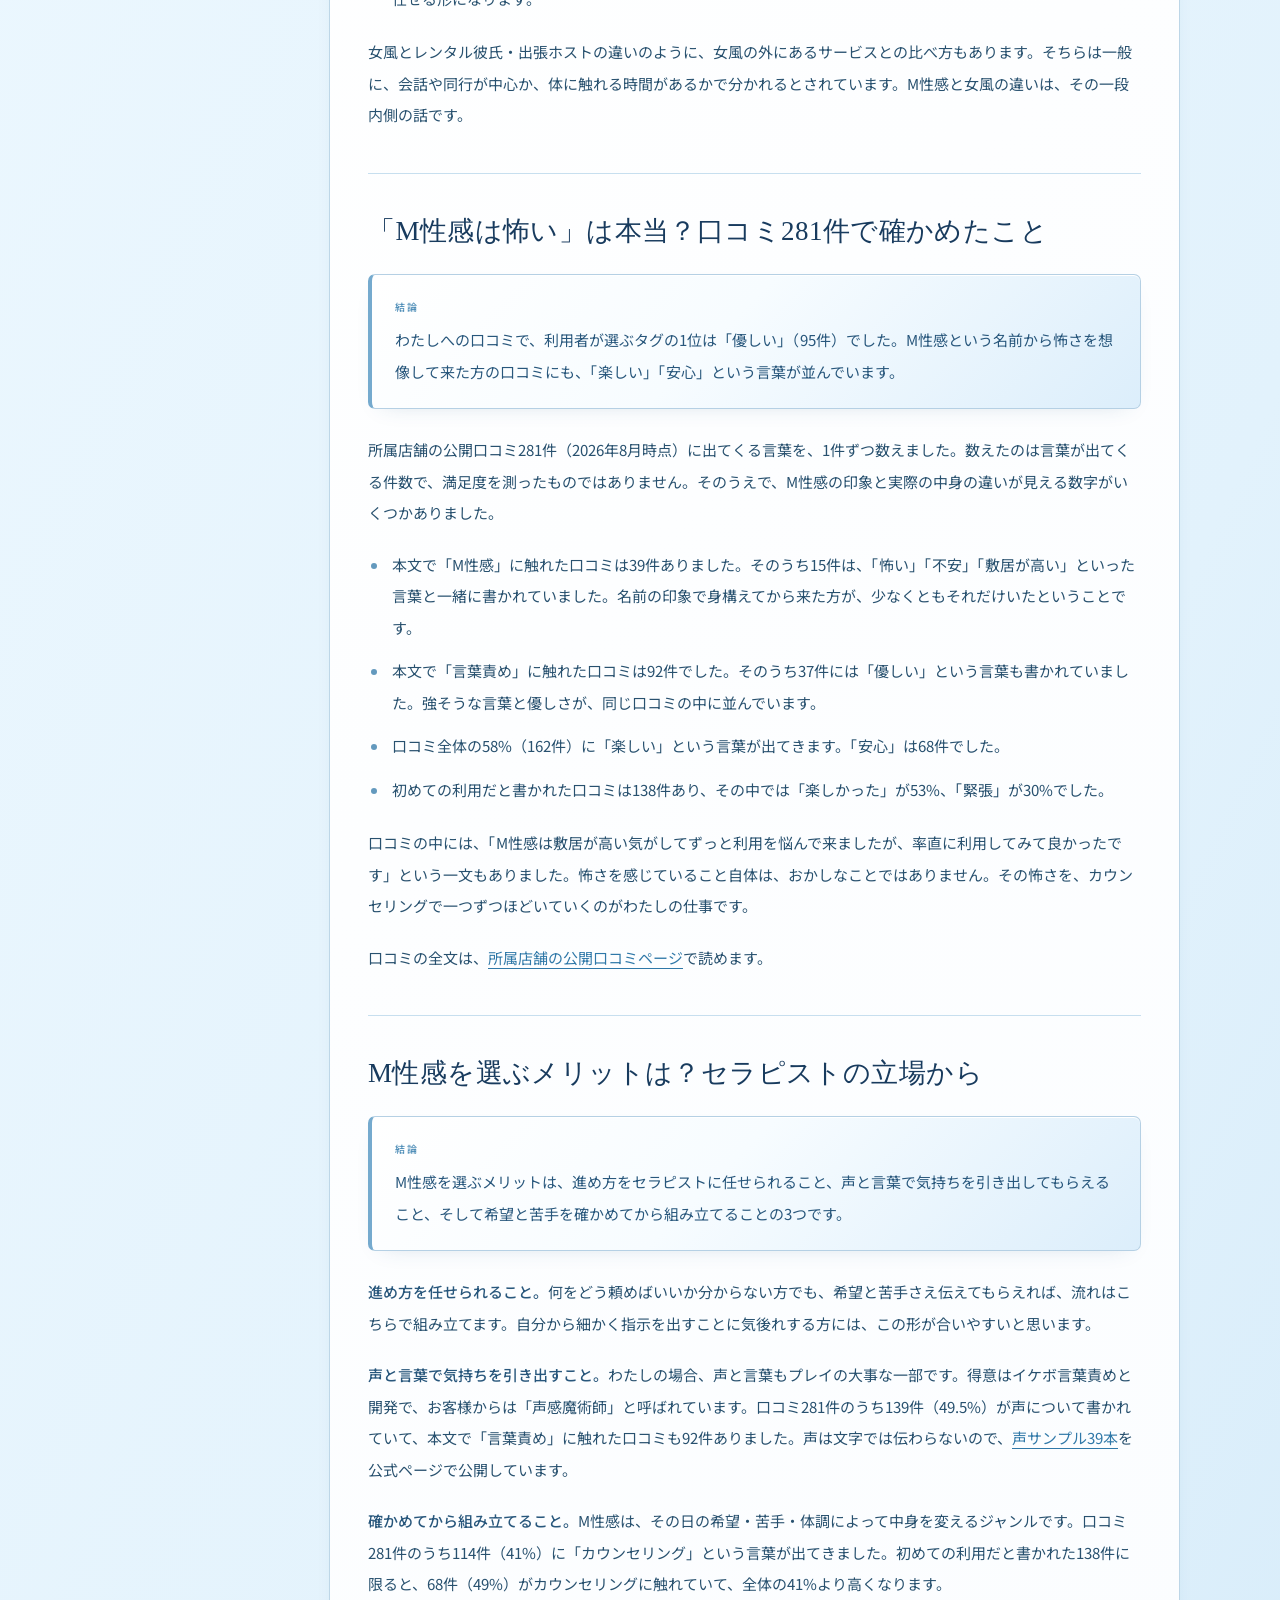
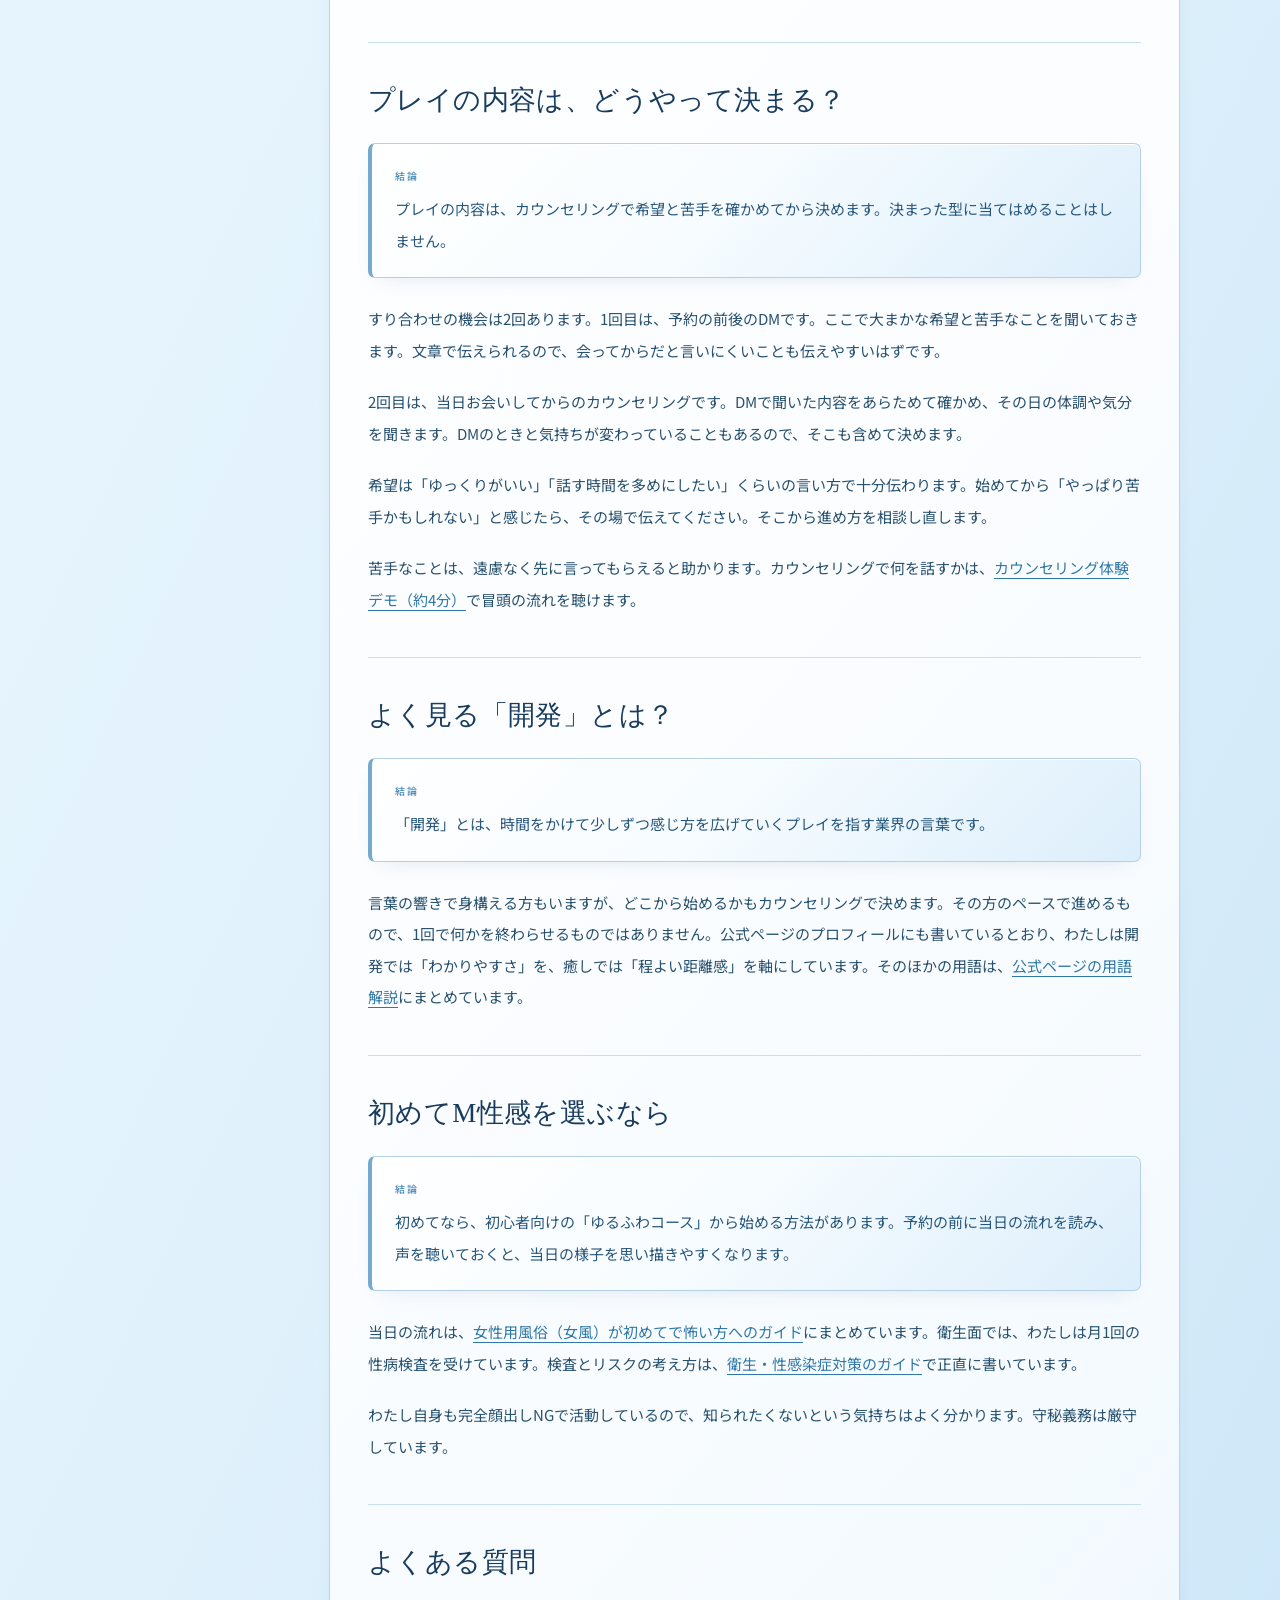
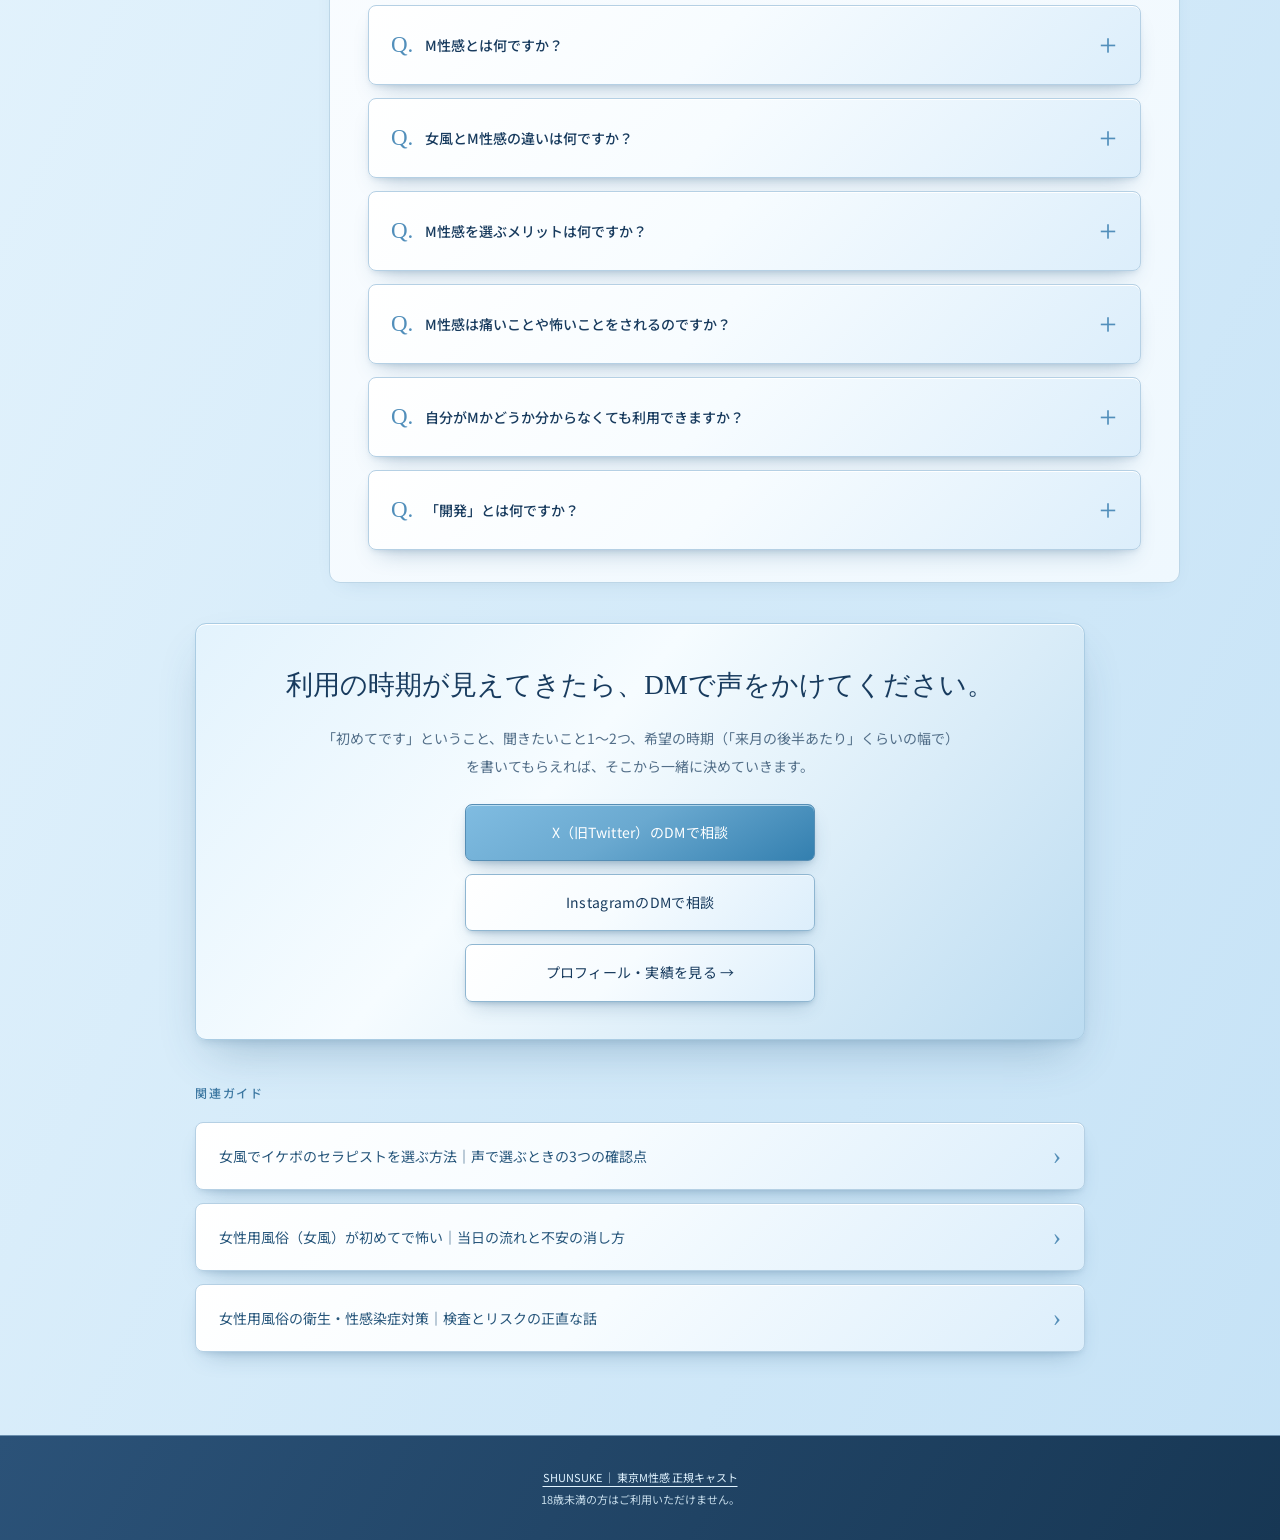
<file: guide/m-seikan-towa.html>
<!DOCTYPE html>

<html lang="ja">
<head>
<meta charset="utf-8"/>
<!-- Google tag (gtag.js) -->
<script async="" src="https://www.googletagmanager.com/gtag/js?id=G-VB93V3MKZY"></script>
<script>
    window.dataLayer = window.dataLayer || [];
    function gtag(){dataLayer.push(arguments);}
    gtag('js', new Date());
    gtag('config', 'G-VB93V3MKZY', { allow_google_signals: false, allow_ad_personalization_signals: false });
  </script>
<meta content="width=device-width, initial-scale=1.0" name="viewport"/>
<title>M性感とは？女風との違いとメリットを現役セラピストが口コミ280件以上から解説</title>
<meta content="M性感とは、女性用風俗（女風）の中で、セラピストがリードして性感のプレイや開発を進めるジャンルです。女風との違い、M性感を選ぶメリット、「怖い」という印象と口コミ280件以上の中身を、東京M性感のセラピスト・シュンスケが説明します。" name="description"/>
<meta content="M性感 とは,M性感 女風 違い,M性感 メリット,女性用風俗 種類,女風 開発 とは" name="keywords"/>
<meta content="adult" name="rating"/>
<link href="https://mseikan-shunsuke.com/guide/m-seikan-towa.html" rel="canonical"/>
<!-- OGP -->
<meta content="M性感について、はじめから。｜シュンスケのご利用ガイド" property="og:title"/>
<meta content="M性感とはどんなサービスなのか、女風やSMとの違い、内容の決め方を紹介します。はじめての方が知っておきたいことを、シュンスケがまとめました。" property="og:description"/>
<meta content="article" property="og:type"/>
<meta content="https://mseikan-shunsuke.com/guide/m-seikan-towa.html" property="og:url"/>
<meta content="https://mseikan-shunsuke.com/assets/share-blue-20261107/about.jpg" property="og:image"/>
<meta content="ja_JP" property="og:locale"/>
<meta content="シュンスケ 公式サイト" property="og:site_name"/>
<meta content="シュンスケ。M性感について、はじめから。群青と水色の背景に、眼鏡をかけて微笑むキャラクター。" property="og:image:alt"/>
<meta content="image/jpeg" property="og:image:type"/>
<meta content="630" property="og:image:height"/>
<meta content="1200" property="og:image:width"/>
<meta content="summary_large_image" name="twitter:card"/>
<meta content="M性感について、はじめから。｜シュンスケのご利用ガイド" name="twitter:title"/>
<meta content="M性感とはどんなサービスなのか、女風やSMとの違い、内容の決め方を紹介します。はじめての方が知っておきたいことを、シュンスケがまとめました。" name="twitter:description"/>
<meta content="https://mseikan-shunsuke.com/assets/share-blue-20261107/about.jpg" name="twitter:image"/>
<meta content="シュンスケ。M性感について、はじめから。群青と水色の背景に、眼鏡をかけて微笑むキャラクター。" name="twitter:image:alt"/>


<link href="guide.css" rel="stylesheet"/>
<script type="application/ld+json">
{
  "@context": "https://schema.org",
  "@graph": [
    {
      "@type": "WebSite",
      "@id": "https://mseikan-shunsuke.com/#website",
      "url": "https://mseikan-shunsuke.com/",
      "name": "シュンスケ｜東京M性感 公式",
      "inLanguage": "ja",
      "publisher": {
        "@id": "https://mseikan-shunsuke.com/#person"
      }
    },
    {
      "@type": "Organization",
      "@id": "https://tokyo-m-seikan.com/honten/#organization",
      "name": "東京M性感",
      "url": "https://tokyo-m-seikan.com/honten/"
    },
    {
      "@type": "Person",
      "@id": "https://mseikan-shunsuke.com/#person",
      "name": "シュンスケ",
      "alternateName": [
        "SHUNSUKE",
        "Shunsuke",
        "shunsuke",
        "しゅんすけ"
      ],
      "jobTitle": "セラピスト（正規キャスト）",
      "worksFor": {
        "@id": "https://tokyo-m-seikan.com/honten/#organization"
      },
      "description": "東京M性感所属の正規キャスト。お客様から「声感魔術師」と呼ばれ、所属店舗の口コミ280件以上のうち約半数が声について言及。声サンプル39本を公開し、ツイキャスで定期配信している。4年目・プレイ実績1,500件以上、2024年 全国人気ランキング第15位（店舗グループ集計）。",
      "url": "https://mseikan-shunsuke.com/",
      "sameAs": [
        "https://twitcasting.tv/shunsuke_subacc",
        "https://note.com/shunsuke_tokyo2",
        "https://x.com/Shunver7",
        "https://www.instagram.com/shunsuke_mtokyo",
        "https://www.tiktok.com/@hs240240",
        "https://tokyo-m-seikan.com/honten/therapist/48/"
      ],
      "knowsAbout": [
        "イケボ",
        "イケボ言葉責め",
        "性感開発",
        "女性用風俗",
        "M性感"
      ]
    },
    {
      "@type": "WebPage",
      "@id": "https://mseikan-shunsuke.com/guide/m-seikan-towa.html#webpage",
      "url": "https://mseikan-shunsuke.com/guide/m-seikan-towa.html",
      "name": "M性感とは？女風との違いとメリットを現役セラピストが口コミ280件以上から解説",
      "isPartOf": {
        "@id": "https://mseikan-shunsuke.com/#website"
      },
      "about": {
        "@id": "https://mseikan-shunsuke.com/#person"
      },
      "author": {
        "@id": "https://mseikan-shunsuke.com/#person"
      },
      "inLanguage": "ja",
      "datePublished": "2026-07-20",
      "dateModified": "2026-10-16",
      "speakable": {
        "@type": "SpeakableSpecification",
        "cssSelector": [
          "h1",
          "#lead"
        ]
      }
    },
    {
      "@type": "BreadcrumbList",
      "itemListElement": [
        {
          "@type": "ListItem",
          "position": 1,
          "name": "ホーム",
          "item": "https://mseikan-shunsuke.com/"
        },
        {
          "@type": "ListItem",
          "position": 2,
          "name": "M性感とは",
          "item": "https://mseikan-shunsuke.com/guide/m-seikan-towa.html"
        }
      ]
    },
    {
      "@type": "FAQPage",
      "@id": "https://mseikan-shunsuke.com/guide/m-seikan-towa.html#faq",
      "isPartOf": {
        "@id": "https://mseikan-shunsuke.com/guide/m-seikan-towa.html#webpage"
      },
      "mainEntity": [
        {
          "@type": "Question",
          "name": "M性感とは何ですか？",
          "acceptedAnswer": {
            "@type": "Answer",
            "text": "女性用風俗（女風）のジャンルのひとつで、お客様が受け身になり、セラピストがリードして性感のプレイや「開発」を進めるサービスです。内容は、カウンセリングで希望と苦手を確かめてから決めます。"
          }
        },
        {
          "@type": "Question",
          "name": "女風とM性感の違いは何ですか？",
          "acceptedAnswer": {
            "@type": "Answer",
            "text": "女風は、女性が男性からプレイを受けられるサービス全体の呼び名です。M性感はその中のジャンルのひとつで、性感の技術と開発を中心に置き、セラピストがリードする点に特徴があります。"
          }
        },
        {
          "@type": "Question",
          "name": "M性感を選ぶメリットは何ですか？",
          "acceptedAnswer": {
            "@type": "Answer",
            "text": "進め方をセラピストに任せられること、声と言葉で気持ちを引き出してもらえること、カウンセリングで希望と苦手を確かめてから組み立てることの3つです。わたしが所属する東京M性感は性感の技術に特化したお店で、技術の基準ごとにキャストのランクが分かれています。"
          }
        },
        {
          "@type": "Question",
          "name": "M性感は痛いことや怖いことをされるのですか？",
          "acceptedAnswer": {
            "@type": "Answer",
            "text": "名前から強い刺激を想像される方はいますが、内容はカウンセリングで希望と苦手を確かめてから決めます。苦手なことは事前のDMか当日のカウンセリングで伝えてください。わたしへの口コミで利用者が選ぶタグの1位は「優しい」（95件）です。"
          }
        },
        {
          "@type": "Question",
          "name": "自分がMかどうか分からなくても利用できますか？",
          "acceptedAnswer": {
            "@type": "Answer",
            "text": "はい。実際に、「自分がMか分からない」というお客様がほとんどです。わたしはいつも、心配しないでくださいとお伝えしています。どこまでが心地よいかは、カウンセリングで話しながら一緒に探していきます。分からないときは「分からない」とそのまま伝えてください。"
          }
        },
        {
          "@type": "Question",
          "name": "「開発」とは何ですか？",
          "acceptedAnswer": {
            "@type": "Answer",
            "text": "時間をかけて少しずつ感じ方を広げていくプレイを指す業界の言葉です。どこから始めるかもカウンセリングで決め、その方のペースで進めます。"
          }
        }
      ]
    }
  ]
}
  </script>
<link href="/assets/design-blue-20261107/fonts.css" rel="stylesheet"/><link href="/assets/design-blue-20261107/guide-theme.css" rel="stylesheet"/><link href="/assets/design-blue-20261107/finishing.css" rel="stylesheet"/><link href="/assets/design-blue-20261107/refinements.css" rel="stylesheet"/></head>
<body class="u-guide" data-source-page="guide_m_seikan">
<header class="g-nav">
<a class="g-nav-logo" href="/">SHUNSUKE</a>
<a class="g-nav-cta" data-cta-location="header" data-cta-action="navigate" href="#cta">DM・ご予約</a>
<nav aria-label="サイト内メニュー" class="g-menubar">
<ul>
<li><a class="is-first" href="/#first">初めての方へ</a></li>
<li><a href="/#guide">当日の流れ</a></li>
<li><a href="/#price-sim">料金</a></li>
<li><a href="/#voice">声サンプル</a></li>
<li><a href="/#reviews">口コミ</a></li>
<li><a href="/#faq">よくある質問</a></li>
<li><a href="/#profile">プロフィール</a></li>
<li><a href="/#shift">出勤予定</a></li>
<li><a data-cta-location="header" data-cta-action="navigate" href="/#contact">ご予約</a></li>
</ul>
</nav>
</header>
<nav aria-label="パンくずリスト" class="g-breadcrumb">
<ol>
<li><a href="/">ホーム</a></li>
<li aria-current="page">M性感とは</li>
</ol>
</nav>
<main class="g-wrap"><header class="g-hero"><div class="g-hero-copy">
<p class="g-eyebrow">基礎知識</p>
<h1>M性感とは？<br/>女性用風俗（女風）との違いと、選ぶメリット</h1>
<p class="g-lead" id="lead">M性感とは、女性用風俗（女風）のジャンルのひとつで、お客様が受け身になり、セラピストがリードして性感のプレイや「開発」を進めるサービスです。わたし（シュンスケ）は東京M性感でセラピストをして4年目になり、これまでのプレイ実績は1,500件以上です。このページでは、女風との違いとM性感を選ぶメリットを、所属店舗に寄せられた口コミ281件の中身とあわせて説明します。</p>
<p class="g-updated">最終更新: 2026年10月16日 ／ 18歳以上の女性向け</p>
</div><div aria-label="シュンスケのキャラクター" class="g-hero-art"><span>SHUNSUKE</span><img alt="眼鏡をかけて微笑むシュンスケ" height="1024" src="/assets/design-blue-20261107/shunsuke.png" width="1024"/></div></header><div class="u-reading-layout"><aside class="u-toc-shell"><details class="u-toc" open=""><summary>このページの内容</summary><nav aria-label="このページの目次"><ol><li><a href="#topic-1"><span aria-hidden="true" class="u-toc-number">01</span><span>M性感とは？どんなジャンルか</span></a></li><li><a href="#topic-2"><span aria-hidden="true" class="u-toc-number">02</span><span>女風とM性感は何が違う？</span></a></li><li><a href="#topic-3"><span aria-hidden="true" class="u-toc-number">03</span><span>「M性感は怖い」は本当？口コミ281件で確かめたこと</span></a></li><li><a href="#topic-4"><span aria-hidden="true" class="u-toc-number">04</span><span>M性感を選ぶメリットは？セラピストの立場から</span></a></li><li><a href="#topic-5"><span aria-hidden="true" class="u-toc-number">05</span><span>プレイの内容は、どうやって決まる？</span></a></li><li><a href="#topic-6"><span aria-hidden="true" class="u-toc-number">06</span><span>よく見る「開発」とは？</span></a></li><li><a href="#topic-7"><span aria-hidden="true" class="u-toc-number">07</span><span>初めてM性感を選ぶなら</span></a></li><li><a href="#topic-8"><span aria-hidden="true" class="u-toc-number">08</span><span>よくある質問</span></a></li></ol></nav><button class="u-toc-consult" data-cta-location="toc" data-consult-open="" type="button">予約前に相談する <span aria-hidden="true">›</span></button></details></aside><article class="g-article"><h2 id="topic-1">M性感とは？どんなジャンルか</h2>
<div class="g-answer">M性感とは、お客様が受け身の側になり、セラピストがリードして性感のプレイや開発を進める、女風のジャンルのひとつです。</div>
<p>「M」と聞くと、痛いことや強い刺激を思い浮かべる方がいます。けれども、どのくらいの強さが心地よいかは人によって違います。わたしはその度合いを、毎回カウンセリングで探りながら「ちょうど良いところ」を見つけるようにしています。</p>
<p>わたしが所属する東京M性感は、性感の技術に特化したお店です。技術の基準ごとにキャストのランクが分かれていて、技術を評価する仕組みがお店の中にあります。</p>
<h2 id="topic-2">女風とM性感は何が違う？</h2>
<div class="g-answer">女風は、女性が男性からプレイを受けられるサービス全体の呼び名です。M性感はその中のジャンルのひとつなので、「M性感も女風に含まれる」という関係になります。</div>
<p>女風のお店には、癒しを中心にしたところ、性感の開発を中心にしたところ、SM系のプレイを扱うところなど、いろいろな種類があります。コースの中身はお店によってさまざまです。</p>
<p>その中でM性感を区別する点は、2つあります。</p>
<ul>
<li>中心にあるのが、性感の技術と「開発」であることです。</li>
<li>進め方を、セラピストがリードすることです。お客様は、その日の希望と苦手を伝えたうえで、あとはリードに任せる形になります。</li>
</ul>
<p>女風とレンタル彼氏・出張ホストの違いのように、女風の外にあるサービスとの比べ方もあります。そちらは一般に、会話や同行が中心か、体に触れる時間があるかで分かれるとされています。M性感と女風の違いは、その一段内側の話です。</p>
<h2 id="topic-3">「M性感は怖い」は本当？口コミ281件で確かめたこと</h2>
<div class="g-answer">わたしへの口コミで、利用者が選ぶタグの1位は「優しい」（95件）でした。M性感という名前から怖さを想像して来た方の口コミにも、「楽しい」「安心」という言葉が並んでいます。</div>
<p>所属店舗の公開口コミ281件（2026年8月時点）に出てくる言葉を、1件ずつ数えました。数えたのは言葉が出てくる件数で、満足度を測ったものではありません。そのうえで、M性感の印象と実際の中身の違いが見える数字がいくつかありました。</p>
<ul>
<li>本文で「M性感」に触れた口コミは39件ありました。そのうち15件は、「怖い」「不安」「敷居が高い」といった言葉と一緒に書かれていました。名前の印象で身構えてから来た方が、少なくともそれだけいたということです。</li>
<li>本文で「言葉責め」に触れた口コミは92件でした。そのうち37件には「優しい」という言葉も書かれていました。強そうな言葉と優しさが、同じ口コミの中に並んでいます。</li>
<li>口コミ全体の58%（162件）に「楽しい」という言葉が出てきます。「安心」は68件でした。</li>
<li>初めての利用だと書かれた口コミは138件あり、その中では「楽しかった」が53%、「緊張」が30%でした。</li>
</ul>
<p>口コミの中には、「M性感は敷居が高い気がしてずっと利用を悩んで来ましたが、率直に利用してみて良かったです」という一文もありました。怖さを感じていること自体は、おかしなことではありません。その怖さを、カウンセリングで一つずつほどいていくのがわたしの仕事です。</p>
<p>口コミの全文は、<a href="https://tokyo-m-seikan.com/honten/review/therapist/48/" rel="noopener" target="_blank">所属店舗の公開口コミページ</a>で読めます。</p>
<h2 id="topic-4">M性感を選ぶメリットは？セラピストの立場から</h2>
<div class="g-answer">M性感を選ぶメリットは、進め方をセラピストに任せられること、声と言葉で気持ちを引き出してもらえること、そして希望と苦手を確かめてから組み立てることの3つです。</div>
<p><strong>進め方を任せられること。</strong>何をどう頼めばいいか分からない方でも、希望と苦手さえ伝えてもらえれば、流れはこちらで組み立てます。自分から細かく指示を出すことに気後れする方には、この形が合いやすいと思います。</p>
<p><strong>声と言葉で気持ちを引き出すこと。</strong>わたしの場合、声と言葉もプレイの大事な一部です。得意はイケボ言葉責めと開発で、お客様からは「声感魔術師」と呼ばれています。口コミ281件のうち139件（49.5%）が声について書かれていて、本文で「言葉責め」に触れた口コミも92件ありました。声は文字では伝わらないので、<a href="/#voice">声サンプル39本</a>を公式ページで公開しています。</p>
<p><strong>確かめてから組み立てること。</strong>M性感は、その日の希望・苦手・体調によって中身を変えるジャンルです。口コミ281件のうち114件（41%）に「カウンセリング」という言葉が出てきました。初めての利用だと書かれた138件に限ると、68件（49%）がカウンセリングに触れていて、全体の41%より高くなります。</p>
<h2 id="topic-5">プレイの内容は、どうやって決まる？</h2>
<div class="g-answer">プレイの内容は、カウンセリングで希望と苦手を確かめてから決めます。決まった型に当てはめることはしません。</div>
<p>すり合わせの機会は2回あります。1回目は、予約の前後のDMです。ここで大まかな希望と苦手なことを聞いておきます。文章で伝えられるので、会ってからだと言いにくいことも伝えやすいはずです。</p>
<p>2回目は、当日お会いしてからのカウンセリングです。DMで聞いた内容をあらためて確かめ、その日の体調や気分を聞きます。DMのときと気持ちが変わっていることもあるので、そこも含めて決めます。</p>
<p>希望は「ゆっくりがいい」「話す時間を多めにしたい」くらいの言い方で十分伝わります。始めてから「やっぱり苦手かもしれない」と感じたら、その場で伝えてください。そこから進め方を相談し直します。</p>
<p>苦手なことは、遠慮なく先に言ってもらえると助かります。カウンセリングで何を話すかは、<a href="/#counseling-preview">カウンセリング体験デモ（約4分）</a>で冒頭の流れを聴けます。</p>
<h2 id="topic-6">よく見る「開発」とは？</h2>
<div class="g-answer">「開発」とは、時間をかけて少しずつ感じ方を広げていくプレイを指す業界の言葉です。</div>
<p>言葉の響きで身構える方もいますが、どこから始めるかもカウンセリングで決めます。その方のペースで進めるもので、1回で何かを終わらせるものではありません。公式ページのプロフィールにも書いているとおり、わたしは開発では「わかりやすさ」を、癒しでは「程よい距離感」を軸にしています。そのほかの用語は、<a href="/#sk-glossary">公式ページの用語解説</a>にまとめています。</p>
<h2 id="topic-7">初めてM性感を選ぶなら</h2>
<div class="g-answer">初めてなら、初心者向けの「ゆるふわコース」から始める方法があります。予約の前に当日の流れを読み、声を聴いておくと、当日の様子を思い描きやすくなります。</div>
<p>当日の流れは、<a href="josefu-hajimete.html">女性用風俗（女風）が初めてで怖い方へのガイド</a>にまとめています。衛生面では、わたしは月1回の性病検査を受けています。検査とリスクの考え方は、<a href="eisei-kensa.html">衛生・性感染症対策のガイド</a>で正直に書いています。</p>
<p>わたし自身も完全顔出しNGで活動しているので、知られたくないという気持ちはよく分かります。守秘義務は厳守しています。</p>
<h2 id="topic-8">よくある質問</h2>
<div class="g-faq">
<details><summary>M性感とは何ですか？</summary><div class="g-faq-a">女性用風俗（女風）のジャンルのひとつで、お客様が受け身になり、セラピストがリードして性感のプレイや「開発」を進めるサービスです。内容は、カウンセリングで希望と苦手を確かめてから決めます。</div></details>
<details><summary>女風とM性感の違いは何ですか？</summary><div class="g-faq-a">女風は、女性が男性からプレイを受けられるサービス全体の呼び名です。M性感はその中のジャンルのひとつで、性感の技術と開発を中心に置き、セラピストがリードする点に特徴があります。</div></details>
<details><summary>M性感を選ぶメリットは何ですか？</summary><div class="g-faq-a">進め方をセラピストに任せられること、声と言葉で気持ちを引き出してもらえること、カウンセリングで希望と苦手を確かめてから組み立てることの3つです。わたしが所属する東京M性感は性感の技術に特化したお店で、技術の基準ごとにキャストのランクが分かれています。</div></details>
<details><summary>M性感は痛いことや怖いことをされるのですか？</summary><div class="g-faq-a">名前から強い刺激を想像される方はいますが、内容はカウンセリングで希望と苦手を確かめてから決めます。苦手なことは事前のDMか当日のカウンセリングで伝えてください。わたしへの口コミで利用者が選ぶタグの1位は「優しい」（95件）です。</div></details>
<details><summary>自分がMかどうか分からなくても利用できますか？</summary><div class="g-faq-a">はい。実際に、「自分がMか分からない」というお客様がほとんどです。わたしはいつも、心配しないでくださいとお伝えしています。どこまでが心地よいかは、カウンセリングで話しながら一緒に探していきます。分からないときは「分からない」とそのまま伝えてください。</div></details>
<details><summary>「開発」とは何ですか？</summary><div class="g-faq-a">時間をかけて少しずつ感じ方を広げていくプレイを指す業界の言葉です。どこから始めるかもカウンセリングで決め、その方のペースで進めます。</div></details>
</div>
</article></div><div class="g-cta" id="cta">
<div class="g-cta-title">利用の時期が見えてきたら、DMで声をかけてください。</div>
<div class="g-cta-sub">「初めてです」ということ、聞きたいこと1〜2つ、希望の時期（「来月の後半あたり」くらいの幅で）を書いてもらえれば、そこから一緒に決めていきます。</div>
<div class="g-cta-btns">
<a class="g-btn g-btn-primary contact-method" data-cta-location="article-end" data-method="x_dm" href="https://x.com/Shunver7" rel="noopener" target="_blank">X（旧Twitter）のDMで相談</a>
<a class="g-btn g-btn-outline contact-method" data-cta-location="article-end" data-method="instagram_dm" href="https://www.instagram.com/shunsuke_mtokyo" rel="noopener" target="_blank">InstagramのDMで相談</a>
<a class="g-btn g-btn-outline" href="/">プロフィール・実績を見る →</a>
</div>
</div>
<div class="g-related">
<div class="g-related-title">関連ガイド</div>
<a href="ikebo-erabikata.html">女風でイケボのセラピストを選ぶ方法｜声で選ぶときの3つの確認点</a>
<a href="josefu-hajimete.html">女性用風俗（女風）が初めてで怖い｜当日の流れと不安の消し方</a>
<a href="eisei-kensa.html">女性用風俗の衛生・性感染症対策｜検査とリスクの正直な話</a>
</div>
</main>
<footer class="g-foot">
<a href="/">SHUNSUKE ｜ 東京M性感 正規キャスト</a><br/>
    18歳未満の方はご利用いただけません。
  </footer>
<div aria-hidden="true" class="u-reading-progress"><span></span></div>
<div class="u-mobile-consult" hidden="">
<a class="u-mobile-voice" href="../index.html#voice"><span aria-hidden="true">▷</span> 声を聴く</a>
<button data-cta-location="fixed-bar" data-consult-open="" type="button"><small>ご予約前のご相談</small><span>DMで相談する <span aria-hidden="true">›</span></span></button>
</div>
<dialog aria-describedby="consult-desc" aria-labelledby="consult-title" class="u-consult-dialog" id="consultDialog">
<button aria-label="相談先の案内を閉じる" class="u-consult-close" type="button">×</button>
<p class="u-consult-brand">SHUNSUKE</p>
<h2 id="consult-title">まずはDMへ</h2>
<p id="consult-desc">希望の日にちがあれば、添えて送ってください。ご予約前の不安も、あわせてお答えします。</p>
<a class="u-consult-choice" data-cta-location="dialog" data-method="x_dm" href="https://x.com/Shunver7" rel="noopener noreferrer" target="_blank"><span>X（旧Twitter）でDM<small>@Shunver7</small></span><span aria-hidden="true">›</span></a>
<a class="u-consult-choice" data-cta-location="dialog" data-method="instagram_dm" href="https://www.instagram.com/shunsuke_mtokyo" rel="noopener noreferrer" target="_blank"><span>InstagramでDM<small>@shunsuke_mtokyo</small></span><span aria-hidden="true">›</span></a>
</dialog><script src="/assets/design-blue-20261107/finishing.js"></script><script src="/assets/design-blue-20261107/refinements.js"></script><script src="/assets/design-blue-20261107/site-ui.js"></script></body>
</html>
</file>
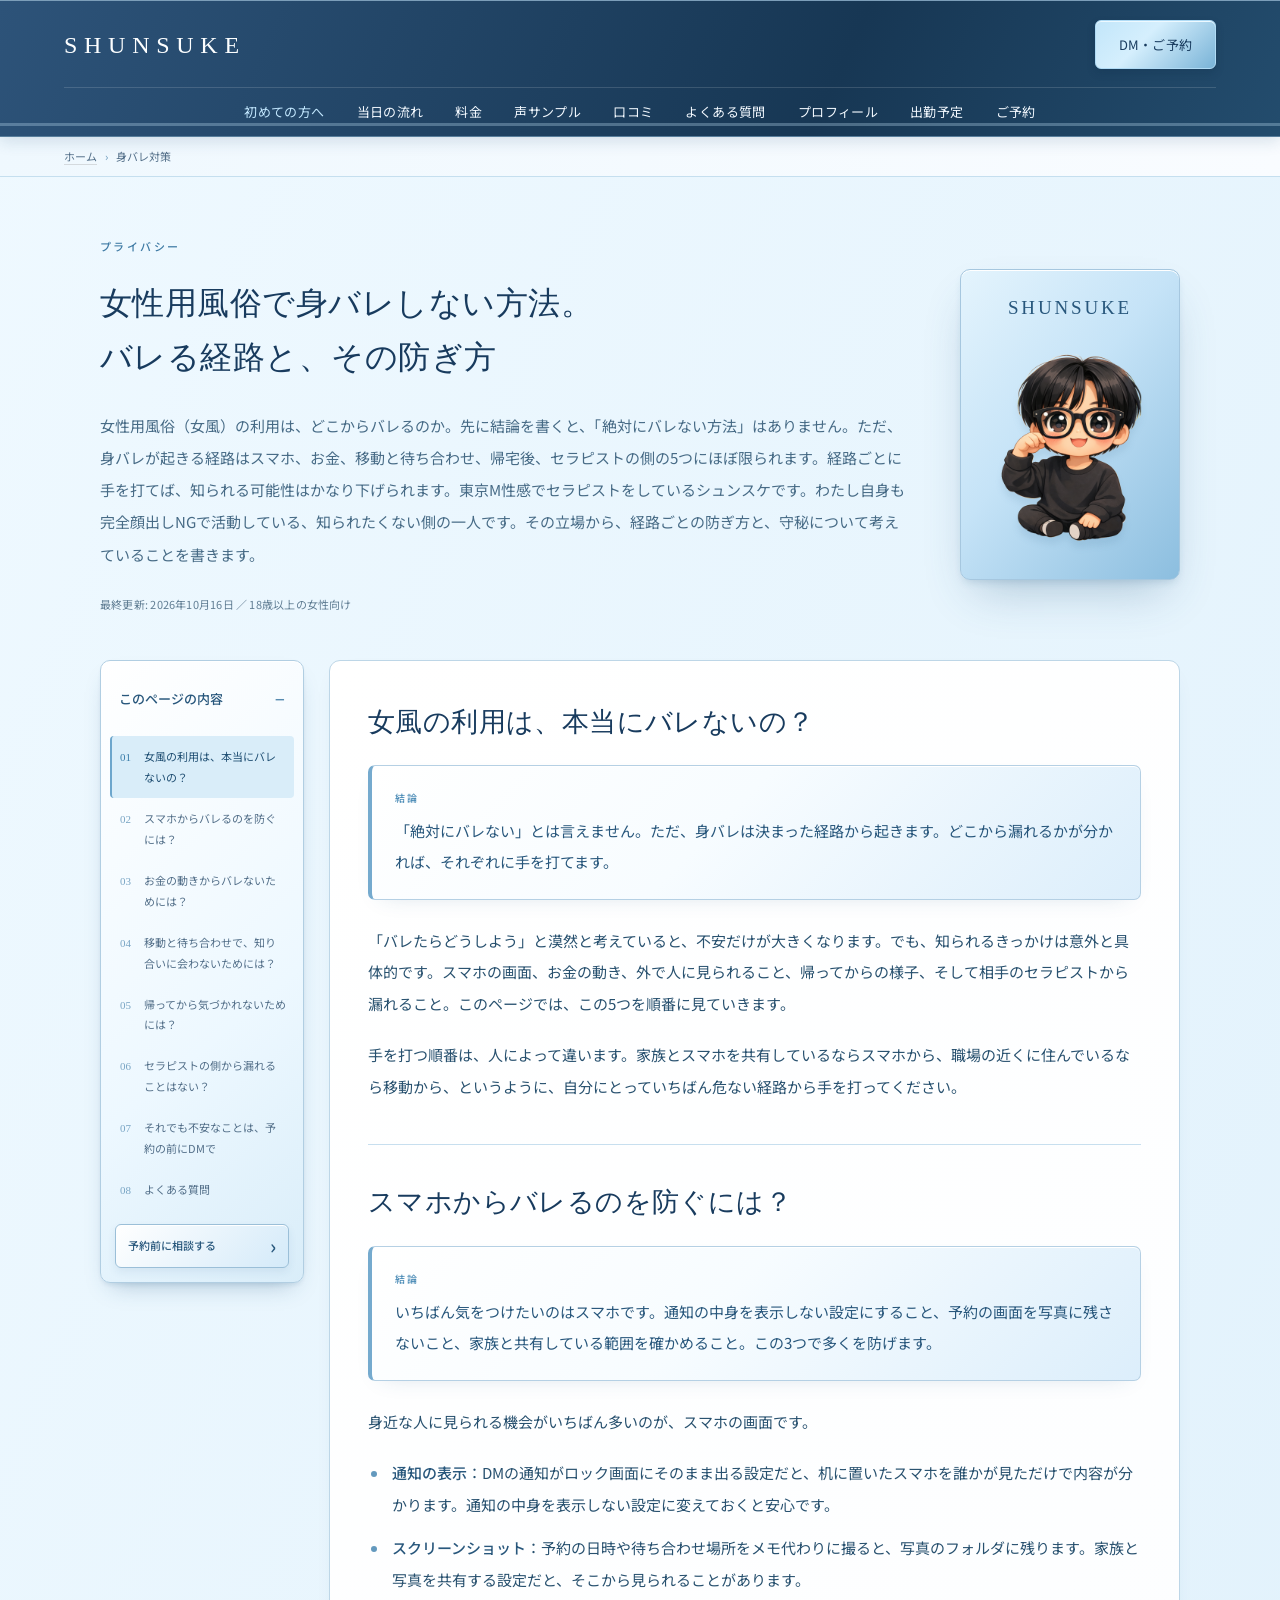
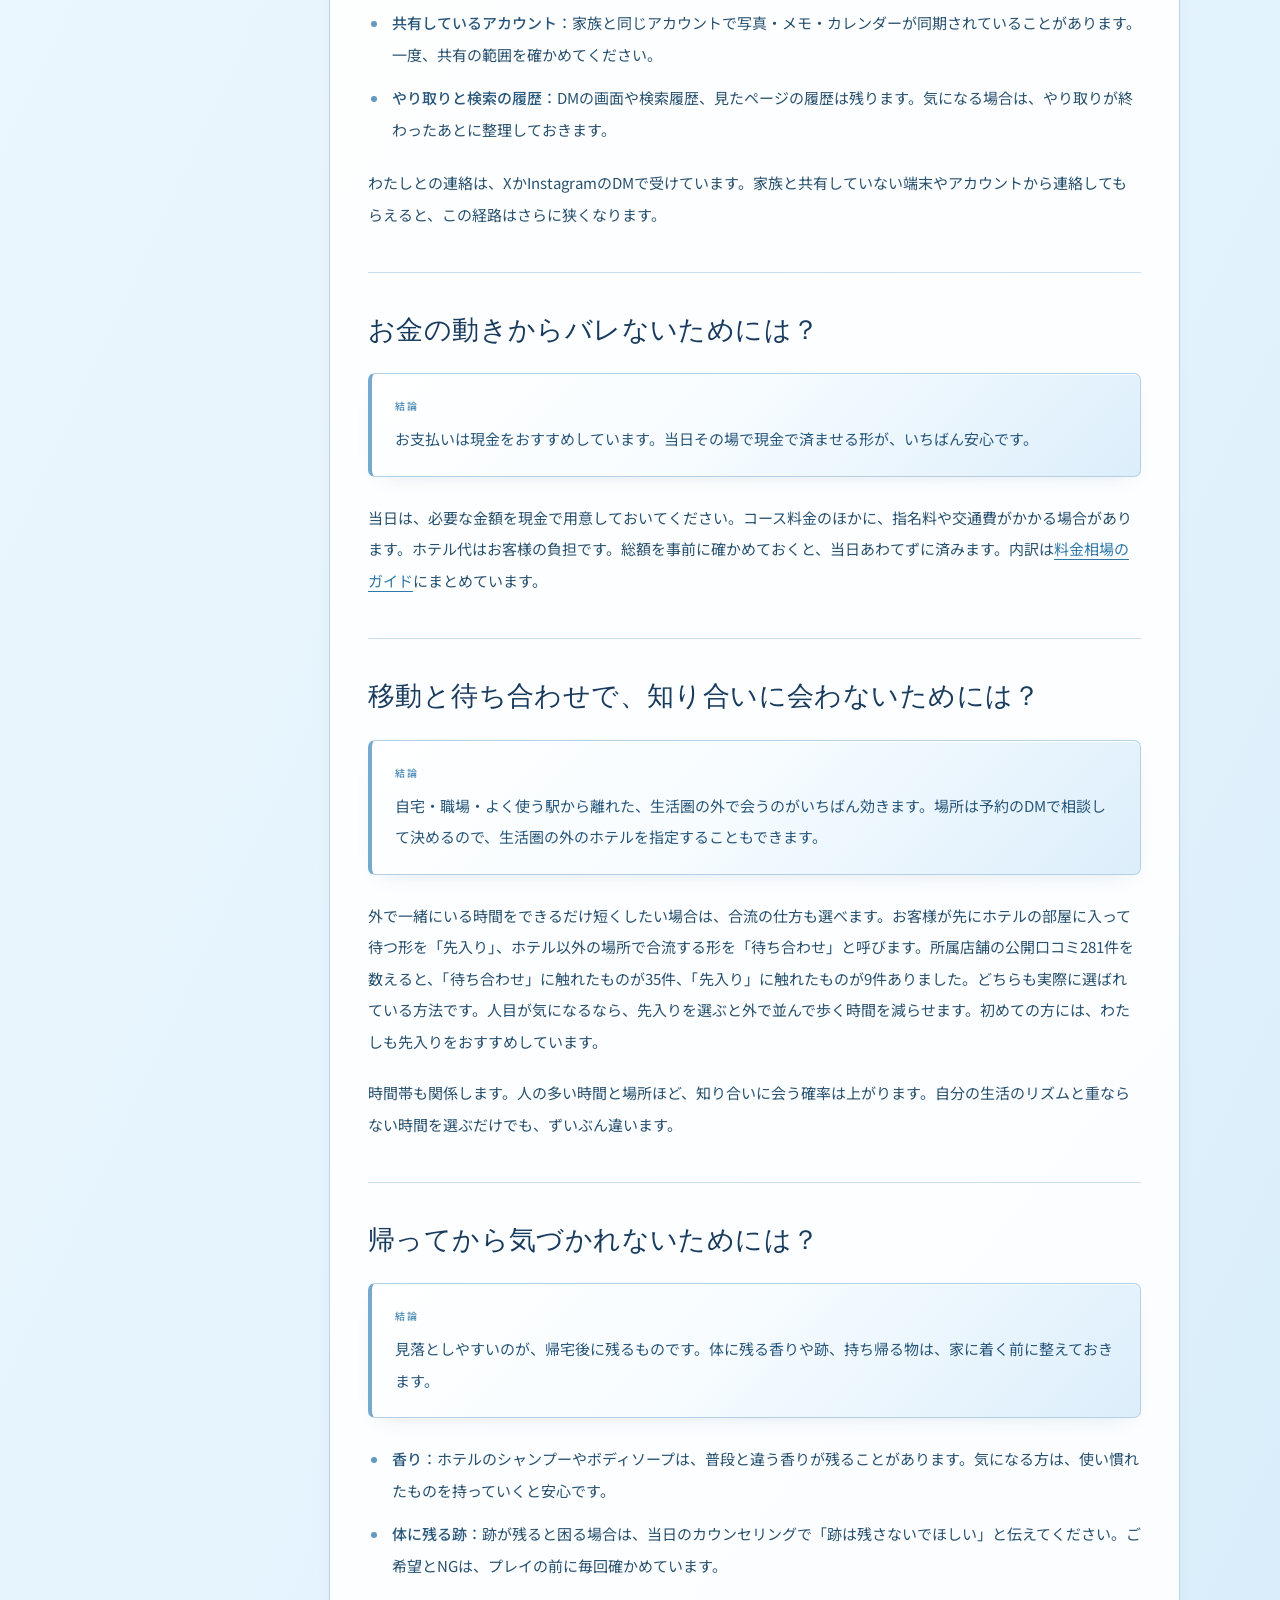
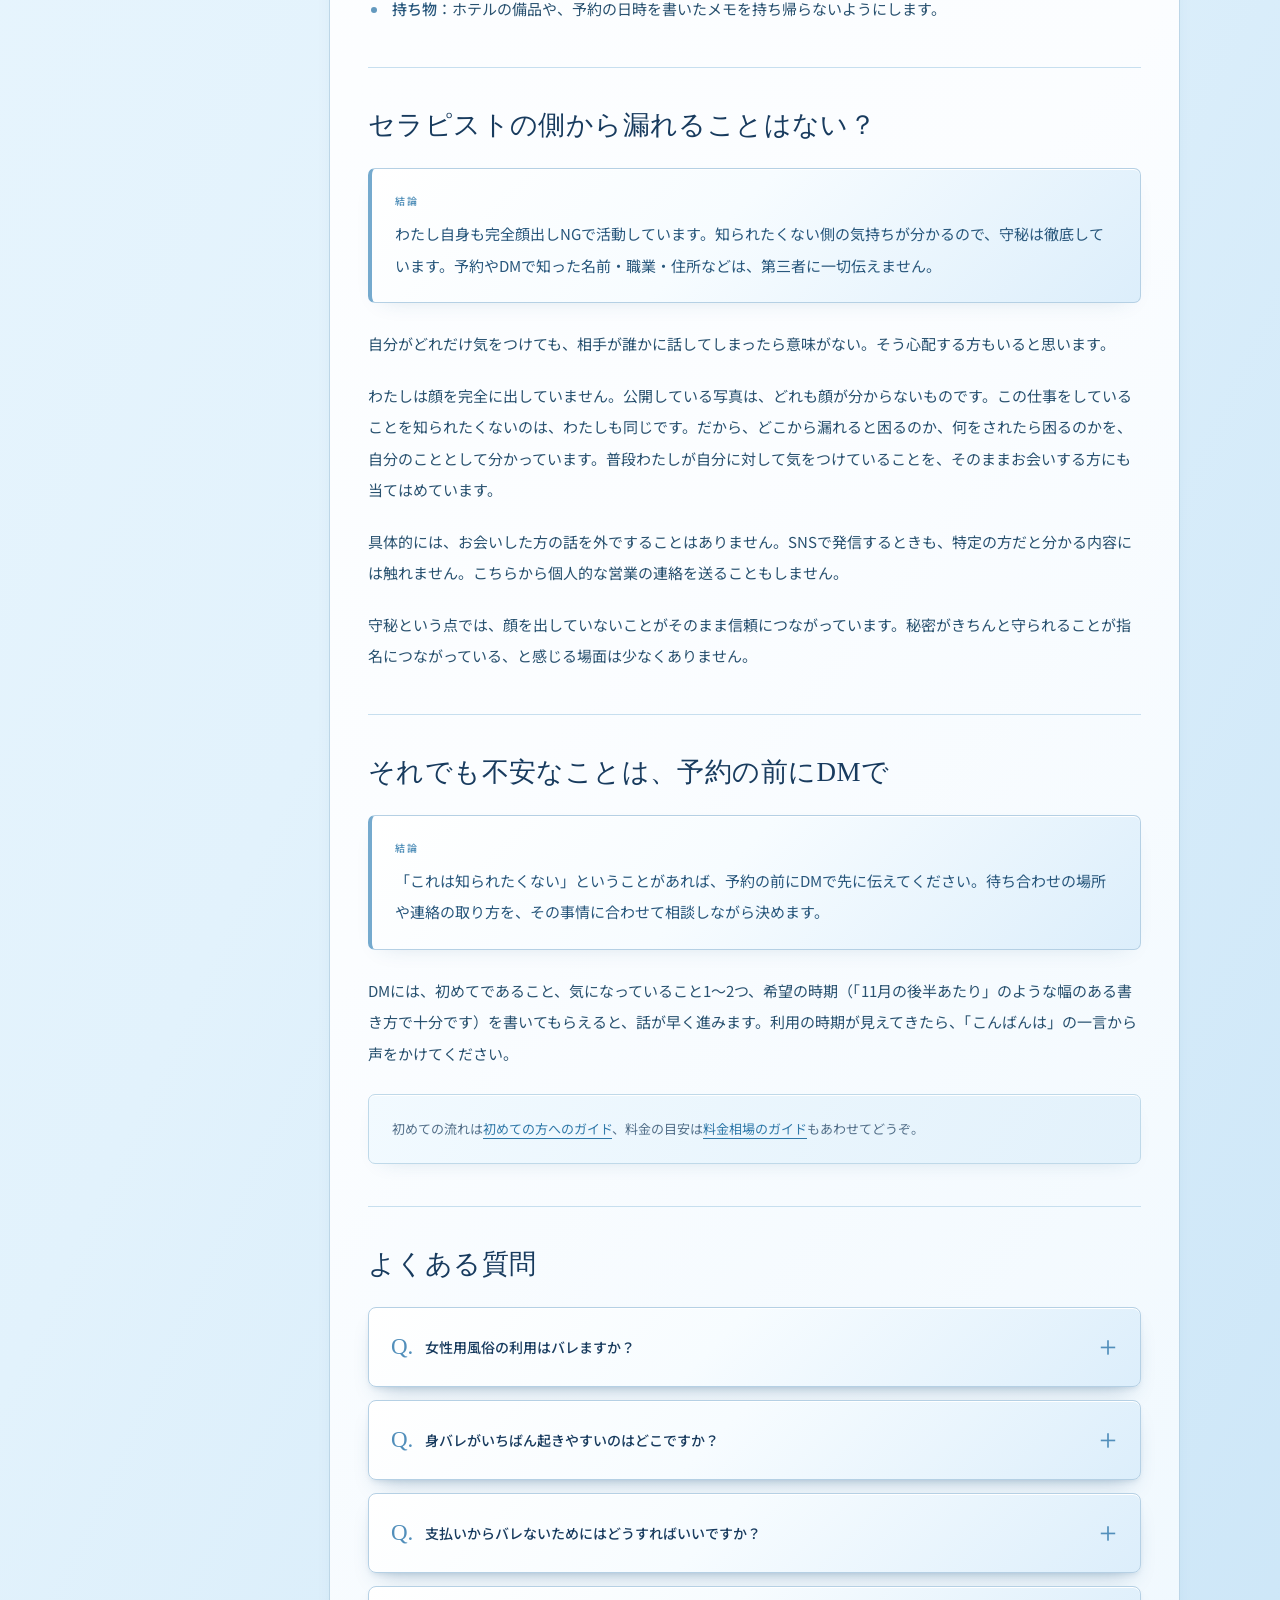
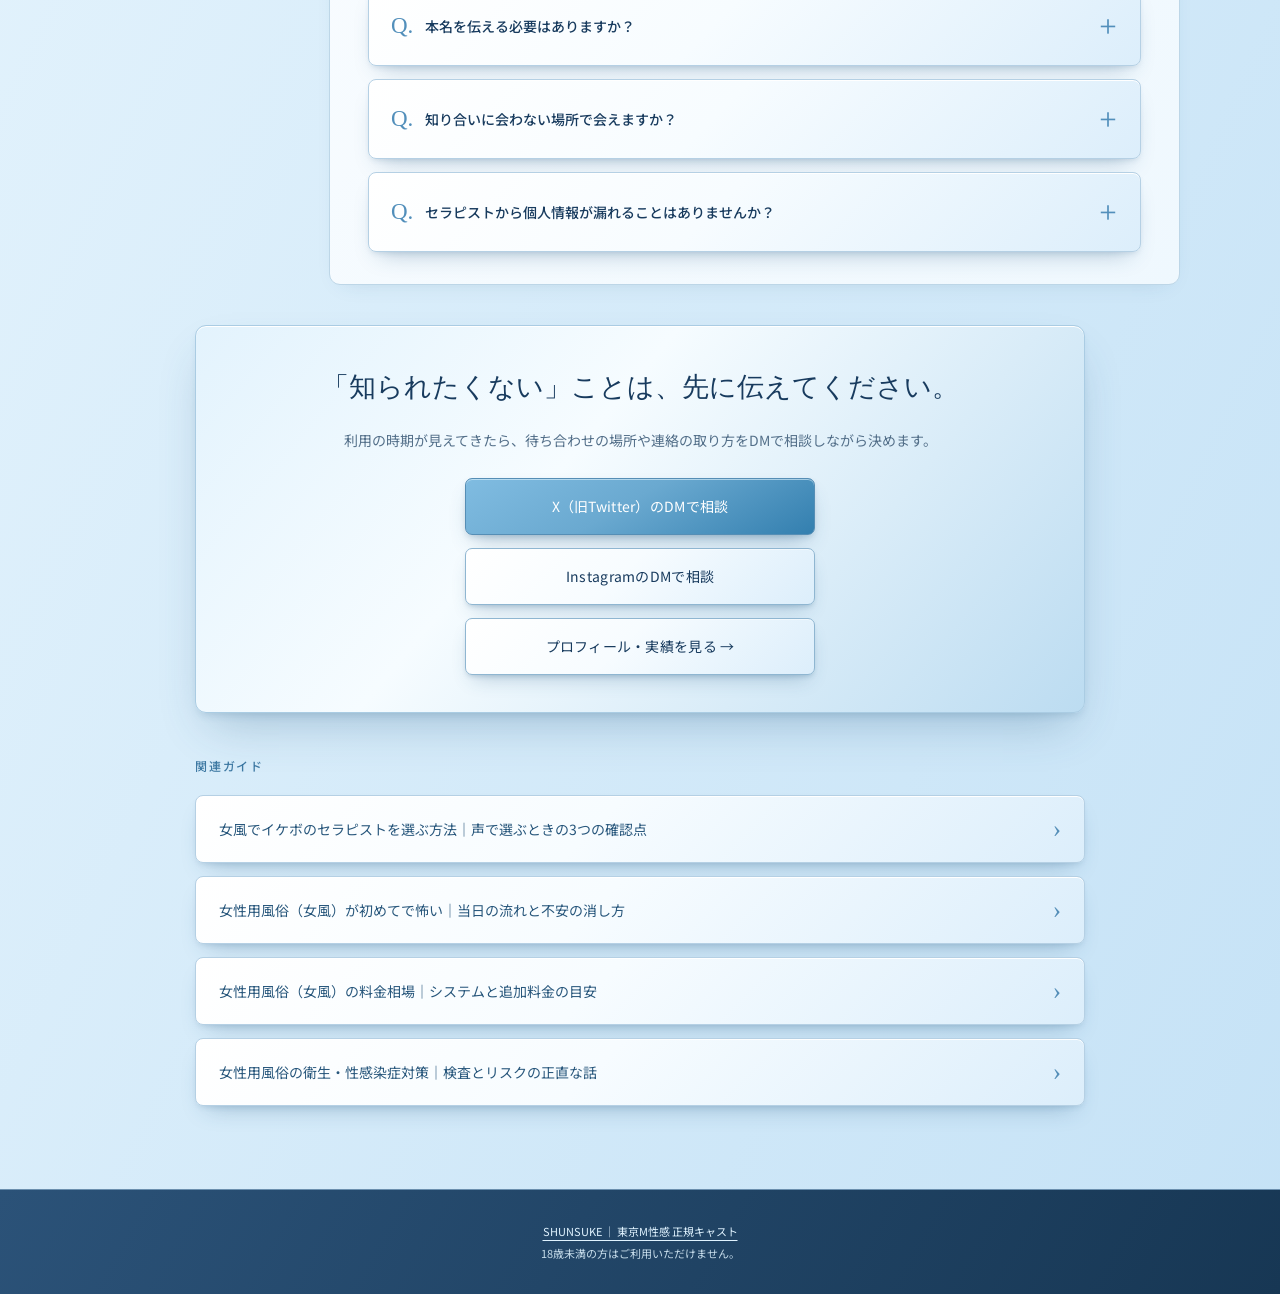
<file: guide/mibare-taisaku.html>
<!DOCTYPE html>

<html lang="ja">
<head>
<meta charset="utf-8"/>
<!-- Google tag (gtag.js) -->
<script async="" src="https://www.googletagmanager.com/gtag/js?id=G-VB93V3MKZY"></script>
<script>
    window.dataLayer = window.dataLayer || [];
    function gtag(){dataLayer.push(arguments);}
    gtag('js', new Date());
    gtag('config', 'G-VB93V3MKZY', { allow_google_signals: false, allow_ad_personalization_signals: false });
  </script>
<meta content="width=device-width, initial-scale=1.0" name="viewport"/>
<title>女性用風俗で身バレしない方法｜バレる経路と防ぎ方</title>
<meta content="女性用風俗（女風）の利用がバレる経路を、スマホ・移動と待ち合わせ・帰宅後・セラピスト側などに分け、それぞれの防ぎ方を解説します。自身も完全顔出しNGのセラピスト・シュンスケが、守秘の考え方も書きます。" name="description"/>
<meta content="女性用風俗 身バレ,風俗 身バレ 対策,女風 身バレ,女性用風俗 バレる,女風 バレない,女風 プライバシー,女風 安心,女風 秘密" name="keywords"/>
<meta content="adult" name="rating"/>
<link href="https://mseikan-shunsuke.com/guide/mibare-taisaku.html" rel="canonical"/>
<!-- OGP -->
<meta content="プライバシーも、大切に。｜シュンスケのご利用ガイド" property="og:title"/>
<meta content="周りに知られることが気になる方へ、連絡や待ち合わせで気をつけたいことをまとめました。プライバシーを守るために、利用前に確かめたいポイントを紹介します。" property="og:description"/>
<meta content="article" property="og:type"/>
<meta content="https://mseikan-shunsuke.com/guide/mibare-taisaku.html" property="og:url"/>
<meta content="https://mseikan-shunsuke.com/assets/share-blue-20261107/privacy.jpg" property="og:image"/>
<meta content="ja_JP" property="og:locale"/>
<meta content="シュンスケ 公式サイト" property="og:site_name"/>
<meta content="シュンスケ。プライバシーも、大切に。群青と水色の背景に、眼鏡をかけて微笑むキャラクター。" property="og:image:alt"/>
<meta content="image/jpeg" property="og:image:type"/>
<meta content="630" property="og:image:height"/>
<meta content="1200" property="og:image:width"/>
<meta content="summary_large_image" name="twitter:card"/>
<meta content="プライバシーも、大切に。｜シュンスケのご利用ガイド" name="twitter:title"/>
<meta content="周りに知られることが気になる方へ、連絡や待ち合わせで気をつけたいことをまとめました。プライバシーを守るために、利用前に確かめたいポイントを紹介します。" name="twitter:description"/>
<meta content="https://mseikan-shunsuke.com/assets/share-blue-20261107/privacy.jpg" name="twitter:image"/>
<meta content="シュンスケ。プライバシーも、大切に。群青と水色の背景に、眼鏡をかけて微笑むキャラクター。" name="twitter:image:alt"/>


<link href="guide.css" rel="stylesheet"/>
<script type="application/ld+json">
{
  "@context": "https://schema.org",
  "@graph": [
    {
      "@type": "WebSite",
      "@id": "https://mseikan-shunsuke.com/#website",
      "url": "https://mseikan-shunsuke.com/",
      "name": "シュンスケ｜東京M性感 公式",
      "inLanguage": "ja",
      "publisher": {
        "@id": "https://mseikan-shunsuke.com/#person"
      }
    },
    {
      "@type": "Organization",
      "@id": "https://tokyo-m-seikan.com/honten/#organization",
      "name": "東京M性感",
      "url": "https://tokyo-m-seikan.com/honten/"
    },
    {
      "@type": "Person",
      "@id": "https://mseikan-shunsuke.com/#person",
      "name": "シュンスケ",
      "alternateName": [
        "SHUNSUKE",
        "Shunsuke",
        "shunsuke",
        "しゅんすけ"
      ],
      "jobTitle": "セラピスト（正規キャスト）",
      "worksFor": {
        "@id": "https://tokyo-m-seikan.com/honten/#organization"
      },
      "description": "東京M性感所属の正規キャスト。お客様から「声感魔術師」と呼ばれ、所属店舗の口コミ280件以上のうち約半数が声について言及。声サンプル39本を公開し、ツイキャスで定期配信している。4年目・プレイ実績1,500件以上、2024年 全国人気ランキング第15位（店舗グループ集計）。",
      "url": "https://mseikan-shunsuke.com/",
      "sameAs": [
        "https://twitcasting.tv/shunsuke_subacc",
        "https://note.com/shunsuke_tokyo2",
        "https://x.com/Shunver7",
        "https://www.instagram.com/shunsuke_mtokyo",
        "https://www.tiktok.com/@hs240240",
        "https://tokyo-m-seikan.com/honten/therapist/48/"
      ],
      "knowsAbout": [
        "イケボ",
        "イケボ言葉責め",
        "性感開発",
        "女性用風俗",
        "M性感"
      ]
    },
    {
      "@type": "WebPage",
      "@id": "https://mseikan-shunsuke.com/guide/mibare-taisaku.html#webpage",
      "url": "https://mseikan-shunsuke.com/guide/mibare-taisaku.html",
      "name": "女性用風俗で身バレしない方法｜バレる経路と防ぎ方",
      "isPartOf": {
        "@id": "https://mseikan-shunsuke.com/#website"
      },
      "about": {
        "@id": "https://mseikan-shunsuke.com/#person"
      },
      "author": {
        "@id": "https://mseikan-shunsuke.com/#person"
      },
      "inLanguage": "ja",
      "datePublished": "2026-07-20",
      "dateModified": "2026-10-16",
      "speakable": {
        "@type": "SpeakableSpecification",
        "cssSelector": [
          "h1",
          "#lead"
        ]
      }
    },
    {
      "@type": "BreadcrumbList",
      "itemListElement": [
        {
          "@type": "ListItem",
          "position": 1,
          "name": "ホーム",
          "item": "https://mseikan-shunsuke.com/"
        },
        {
          "@type": "ListItem",
          "position": 2,
          "name": "身バレ対策",
          "item": "https://mseikan-shunsuke.com/guide/mibare-taisaku.html"
        }
      ]
    },
    {
      "@type": "FAQPage",
      "@id": "https://mseikan-shunsuke.com/guide/mibare-taisaku.html#faq",
      "isPartOf": {
        "@id": "https://mseikan-shunsuke.com/guide/mibare-taisaku.html#webpage"
      },
      "mainEntity": [
        {
          "@type": "Question",
          "name": "女性用風俗の利用はバレますか？",
          "acceptedAnswer": {
            "@type": "Answer",
            "text": "「絶対にバレない」と言い切れる方法はありません。ただ、身バレが起きる経路はスマホ、お金、移動と待ち合わせ、帰宅後、セラピストの側にほぼ限られます。経路ごとに手を打てば、知られる可能性はかなり下げられます。"
          }
        },
        {
          "@type": "Question",
          "name": "身バレがいちばん起きやすいのはどこですか？",
          "acceptedAnswer": {
            "@type": "Answer",
            "text": "身近な人に見られる機会が多いのはスマホです。通知の中身を表示しない設定にすること、予約の画面を写真に残さないこと、家族と共有している写真やアカウントの範囲を確かめることから始めてください。"
          }
        },
        {
          "@type": "Question",
          "name": "支払いからバレないためにはどうすればいいですか？",
          "acceptedAnswer": {
            "@type": "Answer",
            "text": "お支払いは現金をおすすめしています。当日その場で現金で済ませる形がいちばん安心です。コース料金のほかに指名料や交通費、ホテル代がかかるので、総額は事前に確かめておいてください。"
          }
        },
        {
          "@type": "Question",
          "name": "本名を伝える必要はありますか？",
          "acceptedAnswer": {
            "@type": "Answer",
            "text": "本名や身分証が必要になる場面はありません。呼んでほしい名前を教えてもらえれば進められます。予約やDMで知った名前・職業・住所などは、第三者に一切伝えません。"
          }
        },
        {
          "@type": "Question",
          "name": "知り合いに会わない場所で会えますか？",
          "acceptedAnswer": {
            "@type": "Answer",
            "text": "場所は予約のDMで相談して決めます。自宅や職場から離れた、生活圏の外のホテルを指定することもできます。お客様が先にホテルの部屋に入って待つ「先入り」という方法もあります。"
          }
        },
        {
          "@type": "Question",
          "name": "セラピストから個人情報が漏れることはありませんか？",
          "acceptedAnswer": {
            "@type": "Answer",
            "text": "わたし自身も完全顔出しNGで活動していて、知られたくない側の気持ちが分かります。だから、お会いした方の話を外ですることはなく、SNSでも特定の方だと分かる内容には触れません。守秘義務は徹底しています。"
          }
        }
      ]
    }
  ]
}
  </script>
<link href="/assets/design-blue-20261107/fonts.css" rel="stylesheet"/><link href="/assets/design-blue-20261107/guide-theme.css" rel="stylesheet"/><link href="/assets/design-blue-20261107/finishing.css" rel="stylesheet"/><link href="/assets/design-blue-20261107/refinements.css" rel="stylesheet"/></head>
<body class="u-guide" data-source-page="guide_mibare">
<header class="g-nav">
<a class="g-nav-logo" href="/">SHUNSUKE</a>
<a class="g-nav-cta" data-cta-location="header" data-cta-action="navigate" href="#cta">DM・ご予約</a>
<nav aria-label="サイト内メニュー" class="g-menubar">
<ul>
<li><a class="is-first" href="/#first">初めての方へ</a></li>
<li><a href="/#guide">当日の流れ</a></li>
<li><a href="/#price-sim">料金</a></li>
<li><a href="/#voice">声サンプル</a></li>
<li><a href="/#reviews">口コミ</a></li>
<li><a href="/#faq">よくある質問</a></li>
<li><a href="/#profile">プロフィール</a></li>
<li><a href="/#shift">出勤予定</a></li>
<li><a data-cta-location="header" data-cta-action="navigate" href="/#contact">ご予約</a></li>
</ul>
</nav>
</header>
<nav aria-label="パンくずリスト" class="g-breadcrumb">
<ol>
<li><a href="/">ホーム</a></li>
<li aria-current="page">身バレ対策</li>
</ol>
</nav>
<main class="g-wrap"><header class="g-hero"><div class="g-hero-copy">
<p class="g-eyebrow">プライバシー</p>
<h1>女性用風俗で身バレしない方法。<br/>バレる経路と、その防ぎ方</h1>
<p class="g-lead" id="lead">女性用風俗（女風）の利用は、どこからバレるのか。先に結論を書くと、「絶対にバレない方法」はありません。ただ、身バレが起きる経路はスマホ、お金、移動と待ち合わせ、帰宅後、セラピストの側の5つにほぼ限られます。経路ごとに手を打てば、知られる可能性はかなり下げられます。東京M性感でセラピストをしているシュンスケです。わたし自身も完全顔出しNGで活動している、知られたくない側の一人です。その立場から、経路ごとの防ぎ方と、守秘について考えていることを書きます。</p>
<p class="g-updated">最終更新: 2026年10月16日 ／ 18歳以上の女性向け</p>
</div><div aria-label="シュンスケのキャラクター" class="g-hero-art"><span>SHUNSUKE</span><img alt="眼鏡をかけて微笑むシュンスケ" height="1024" src="/assets/design-blue-20261107/shunsuke.png" width="1024"/></div></header><div class="u-reading-layout"><aside class="u-toc-shell"><details class="u-toc" open=""><summary>このページの内容</summary><nav aria-label="このページの目次"><ol><li><a href="#topic-1"><span aria-hidden="true" class="u-toc-number">01</span><span>女風の利用は、本当にバレないの？</span></a></li><li><a href="#topic-2"><span aria-hidden="true" class="u-toc-number">02</span><span>スマホからバレるのを防ぐには？</span></a></li><li><a href="#topic-3"><span aria-hidden="true" class="u-toc-number">03</span><span>お金の動きからバレないためには？</span></a></li><li><a href="#topic-4"><span aria-hidden="true" class="u-toc-number">04</span><span>移動と待ち合わせで、知り合いに会わないためには？</span></a></li><li><a href="#topic-5"><span aria-hidden="true" class="u-toc-number">05</span><span>帰ってから気づかれないためには？</span></a></li><li><a href="#topic-6"><span aria-hidden="true" class="u-toc-number">06</span><span>セラピストの側から漏れることはない？</span></a></li><li><a href="#topic-7"><span aria-hidden="true" class="u-toc-number">07</span><span>それでも不安なことは、予約の前にDMで</span></a></li><li><a href="#topic-8"><span aria-hidden="true" class="u-toc-number">08</span><span>よくある質問</span></a></li></ol></nav><button class="u-toc-consult" data-cta-location="toc" data-consult-open="" type="button">予約前に相談する <span aria-hidden="true">›</span></button></details></aside><article class="g-article"><h2 id="topic-1">女風の利用は、本当にバレないの？</h2>
<div class="g-answer">「絶対にバレない」とは言えません。ただ、身バレは決まった経路から起きます。どこから漏れるかが分かれば、それぞれに手を打てます。</div>
<p>「バレたらどうしよう」と漠然と考えていると、不安だけが大きくなります。でも、知られるきっかけは意外と具体的です。スマホの画面、お金の動き、外で人に見られること、帰ってからの様子、そして相手のセラピストから漏れること。このページでは、この5つを順番に見ていきます。</p>
<p>手を打つ順番は、人によって違います。家族とスマホを共有しているならスマホから、職場の近くに住んでいるなら移動から、というように、自分にとっていちばん危ない経路から手を打ってください。</p>
<h2 id="topic-2">スマホからバレるのを防ぐには？</h2>
<div class="g-answer">いちばん気をつけたいのはスマホです。通知の中身を表示しない設定にすること、予約の画面を写真に残さないこと、家族と共有している範囲を確かめること。この3つで多くを防げます。</div>
<p>身近な人に見られる機会がいちばん多いのが、スマホの画面です。</p>
<ul>
<li><strong>通知の表示</strong>：DMの通知がロック画面にそのまま出る設定だと、机に置いたスマホを誰かが見ただけで内容が分かります。通知の中身を表示しない設定に変えておくと安心です。</li>
<li><strong>スクリーンショット</strong>：予約の日時や待ち合わせ場所をメモ代わりに撮ると、写真のフォルダに残ります。家族と写真を共有する設定だと、そこから見られることがあります。</li>
<li><strong>共有しているアカウント</strong>：家族と同じアカウントで写真・メモ・カレンダーが同期されていることがあります。一度、共有の範囲を確かめてください。</li>
<li><strong>やり取りと検索の履歴</strong>：DMの画面や検索履歴、見たページの履歴は残ります。気になる場合は、やり取りが終わったあとに整理しておきます。</li>
</ul>
<p>わたしとの連絡は、XかInstagramのDMで受けています。家族と共有していない端末やアカウントから連絡してもらえると、この経路はさらに狭くなります。</p>
<h2 id="topic-3">お金の動きからバレないためには？</h2>
<div class="g-answer">お支払いは現金をおすすめしています。当日その場で現金で済ませる形が、いちばん安心です。</div>
<p>当日は、必要な金額を現金で用意しておいてください。コース料金のほかに、指名料や交通費がかかる場合があります。ホテル代はお客様の負担です。総額を事前に確かめておくと、当日あわてずに済みます。内訳は<a href="ryokin-souba.html">料金相場のガイド</a>にまとめています。</p>
<h2 id="topic-4">移動と待ち合わせで、知り合いに会わないためには？</h2>
<div class="g-answer">自宅・職場・よく使う駅から離れた、生活圏の外で会うのがいちばん効きます。場所は予約のDMで相談して決めるので、生活圏の外のホテルを指定することもできます。</div>
<p>外で一緒にいる時間をできるだけ短くしたい場合は、合流の仕方も選べます。お客様が先にホテルの部屋に入って待つ形を「先入り」、ホテル以外の場所で合流する形を「待ち合わせ」と呼びます。所属店舗の公開口コミ281件を数えると、「待ち合わせ」に触れたものが35件、「先入り」に触れたものが9件ありました。どちらも実際に選ばれている方法です。人目が気になるなら、先入りを選ぶと外で並んで歩く時間を減らせます。初めての方には、わたしも先入りをおすすめしています。</p>
<p>時間帯も関係します。人の多い時間と場所ほど、知り合いに会う確率は上がります。自分の生活のリズムと重ならない時間を選ぶだけでも、ずいぶん違います。</p>
<h2 id="topic-5">帰ってから気づかれないためには？</h2>
<div class="g-answer">見落としやすいのが、帰宅後に残るものです。体に残る香りや跡、持ち帰る物は、家に着く前に整えておきます。</div>
<ul>
<li><strong>香り</strong>：ホテルのシャンプーやボディソープは、普段と違う香りが残ることがあります。気になる方は、使い慣れたものを持っていくと安心です。</li>
<li><strong>体に残る跡</strong>：跡が残ると困る場合は、当日のカウンセリングで「跡は残さないでほしい」と伝えてください。ご希望とNGは、プレイの前に毎回確かめています。</li>
<li><strong>持ち物</strong>：ホテルの備品や、予約の日時を書いたメモを持ち帰らないようにします。</li>
</ul>
<h2 id="topic-6">セラピストの側から漏れることはない？</h2>
<div class="g-answer">わたし自身も完全顔出しNGで活動しています。知られたくない側の気持ちが分かるので、守秘は徹底しています。予約やDMで知った名前・職業・住所などは、第三者に一切伝えません。</div>
<p>自分がどれだけ気をつけても、相手が誰かに話してしまったら意味がない。そう心配する方もいると思います。</p>
<p>わたしは顔を完全に出していません。公開している写真は、どれも顔が分からないものです。この仕事をしていることを知られたくないのは、わたしも同じです。だから、どこから漏れると困るのか、何をされたら困るのかを、自分のこととして分かっています。普段わたしが自分に対して気をつけていることを、そのままお会いする方にも当てはめています。</p>
<p>具体的には、お会いした方の話を外ですることはありません。SNSで発信するときも、特定の方だと分かる内容には触れません。こちらから個人的な営業の連絡を送ることもしません。</p>
<p>守秘という点では、顔を出していないことがそのまま信頼につながっています。秘密がきちんと守られることが指名につながっている、と感じる場面は少なくありません。</p>
<h2 id="topic-7">それでも不安なことは、予約の前にDMで</h2>
<div class="g-answer">「これは知られたくない」ということがあれば、予約の前にDMで先に伝えてください。待ち合わせの場所や連絡の取り方を、その事情に合わせて相談しながら決めます。</div>
<p>DMには、初めてであること、気になっていること1〜2つ、希望の時期（「11月の後半あたり」のような幅のある書き方で十分です）を書いてもらえると、話が早く進みます。利用の時期が見えてきたら、「こんばんは」の一言から声をかけてください。</p>
<div class="g-note">初めての流れは<a href="josefu-hajimete.html">初めての方へのガイド</a>、料金の目安は<a href="ryokin-souba.html">料金相場のガイド</a>もあわせてどうぞ。</div>
<h2 id="topic-8">よくある質問</h2>
<div class="g-faq">
<details><summary>女性用風俗の利用はバレますか？</summary><div class="g-faq-a">「絶対にバレない」と言い切れる方法はありません。ただ、身バレが起きる経路はスマホ、お金、移動と待ち合わせ、帰宅後、セラピストの側にほぼ限られます。経路ごとに手を打てば、知られる可能性はかなり下げられます。</div></details>
<details><summary>身バレがいちばん起きやすいのはどこですか？</summary><div class="g-faq-a">身近な人に見られる機会が多いのはスマホです。通知の中身を表示しない設定にすること、予約の画面を写真に残さないこと、家族と共有している写真やアカウントの範囲を確かめることから始めてください。</div></details>
<details><summary>支払いからバレないためにはどうすればいいですか？</summary><div class="g-faq-a">お支払いは現金をおすすめしています。当日その場で現金で済ませる形がいちばん安心です。コース料金のほかに指名料や交通費、ホテル代がかかるので、総額は事前に確かめておいてください。</div></details>
<details><summary>本名を伝える必要はありますか？</summary><div class="g-faq-a">本名や身分証が必要になる場面はありません。呼んでほしい名前を教えてもらえれば進められます。予約やDMで知った名前・職業・住所などは、第三者に一切伝えません。</div></details>
<details><summary>知り合いに会わない場所で会えますか？</summary><div class="g-faq-a">場所は予約のDMで相談して決めます。自宅や職場から離れた、生活圏の外のホテルを指定することもできます。お客様が先にホテルの部屋に入って待つ「先入り」という方法もあります。</div></details>
<details><summary>セラピストから個人情報が漏れることはありませんか？</summary><div class="g-faq-a">わたし自身も完全顔出しNGで活動していて、知られたくない側の気持ちが分かります。だから、お会いした方の話を外ですることはなく、SNSでも特定の方だと分かる内容には触れません。守秘義務は徹底しています。</div></details>
</div>
</article></div><div class="g-cta" id="cta">
<div class="g-cta-title">「知られたくない」ことは、先に伝えてください。</div>
<div class="g-cta-sub">利用の時期が見えてきたら、待ち合わせの場所や連絡の取り方をDMで相談しながら決めます。</div>
<div class="g-cta-btns">
<a class="g-btn g-btn-primary contact-method" data-cta-location="article-end" data-method="x_dm" href="https://x.com/Shunver7" rel="noopener" target="_blank">X（旧Twitter）のDMで相談</a>
<a class="g-btn g-btn-outline contact-method" data-cta-location="article-end" data-method="instagram_dm" href="https://www.instagram.com/shunsuke_mtokyo" rel="noopener" target="_blank">InstagramのDMで相談</a>
<a class="g-btn g-btn-outline" href="/">プロフィール・実績を見る →</a>
</div>
</div>
<div class="g-related">
<div class="g-related-title">関連ガイド</div>
<a href="ikebo-erabikata.html">女風でイケボのセラピストを選ぶ方法｜声で選ぶときの3つの確認点</a>
<a href="josefu-hajimete.html">女性用風俗（女風）が初めてで怖い｜当日の流れと不安の消し方</a>
<a href="ryokin-souba.html">女性用風俗（女風）の料金相場｜システムと追加料金の目安</a>
<a href="eisei-kensa.html">女性用風俗の衛生・性感染症対策｜検査とリスクの正直な話</a>
</div>
</main>
<footer class="g-foot">
<a href="/">SHUNSUKE ｜ 東京M性感 正規キャスト</a><br/>
    18歳未満の方はご利用いただけません。
  </footer>
<div aria-hidden="true" class="u-reading-progress"><span></span></div>
<div class="u-mobile-consult" hidden="">
<a class="u-mobile-voice" href="../index.html#voice"><span aria-hidden="true">▷</span> 声を聴く</a>
<button data-cta-location="fixed-bar" data-consult-open="" type="button"><small>ご予約前のご相談</small><span>DMで相談する <span aria-hidden="true">›</span></span></button>
</div>
<dialog aria-describedby="consult-desc" aria-labelledby="consult-title" class="u-consult-dialog" id="consultDialog">
<button aria-label="相談先の案内を閉じる" class="u-consult-close" type="button">×</button>
<p class="u-consult-brand">SHUNSUKE</p>
<h2 id="consult-title">まずはDMへ</h2>
<p id="consult-desc">希望の日にちがあれば、添えて送ってください。ご予約前の不安も、あわせてお答えします。</p>
<a class="u-consult-choice" data-cta-location="dialog" data-method="x_dm" href="https://x.com/Shunver7" rel="noopener noreferrer" target="_blank"><span>X（旧Twitter）でDM<small>@Shunver7</small></span><span aria-hidden="true">›</span></a>
<a class="u-consult-choice" data-cta-location="dialog" data-method="instagram_dm" href="https://www.instagram.com/shunsuke_mtokyo" rel="noopener noreferrer" target="_blank"><span>InstagramでDM<small>@shunsuke_mtokyo</small></span><span aria-hidden="true">›</span></a>
</dialog><script src="/assets/design-blue-20261107/finishing.js"></script><script src="/assets/design-blue-20261107/refinements.js"></script><script src="/assets/design-blue-20261107/site-ui.js"></script></body>
</html>
</file>
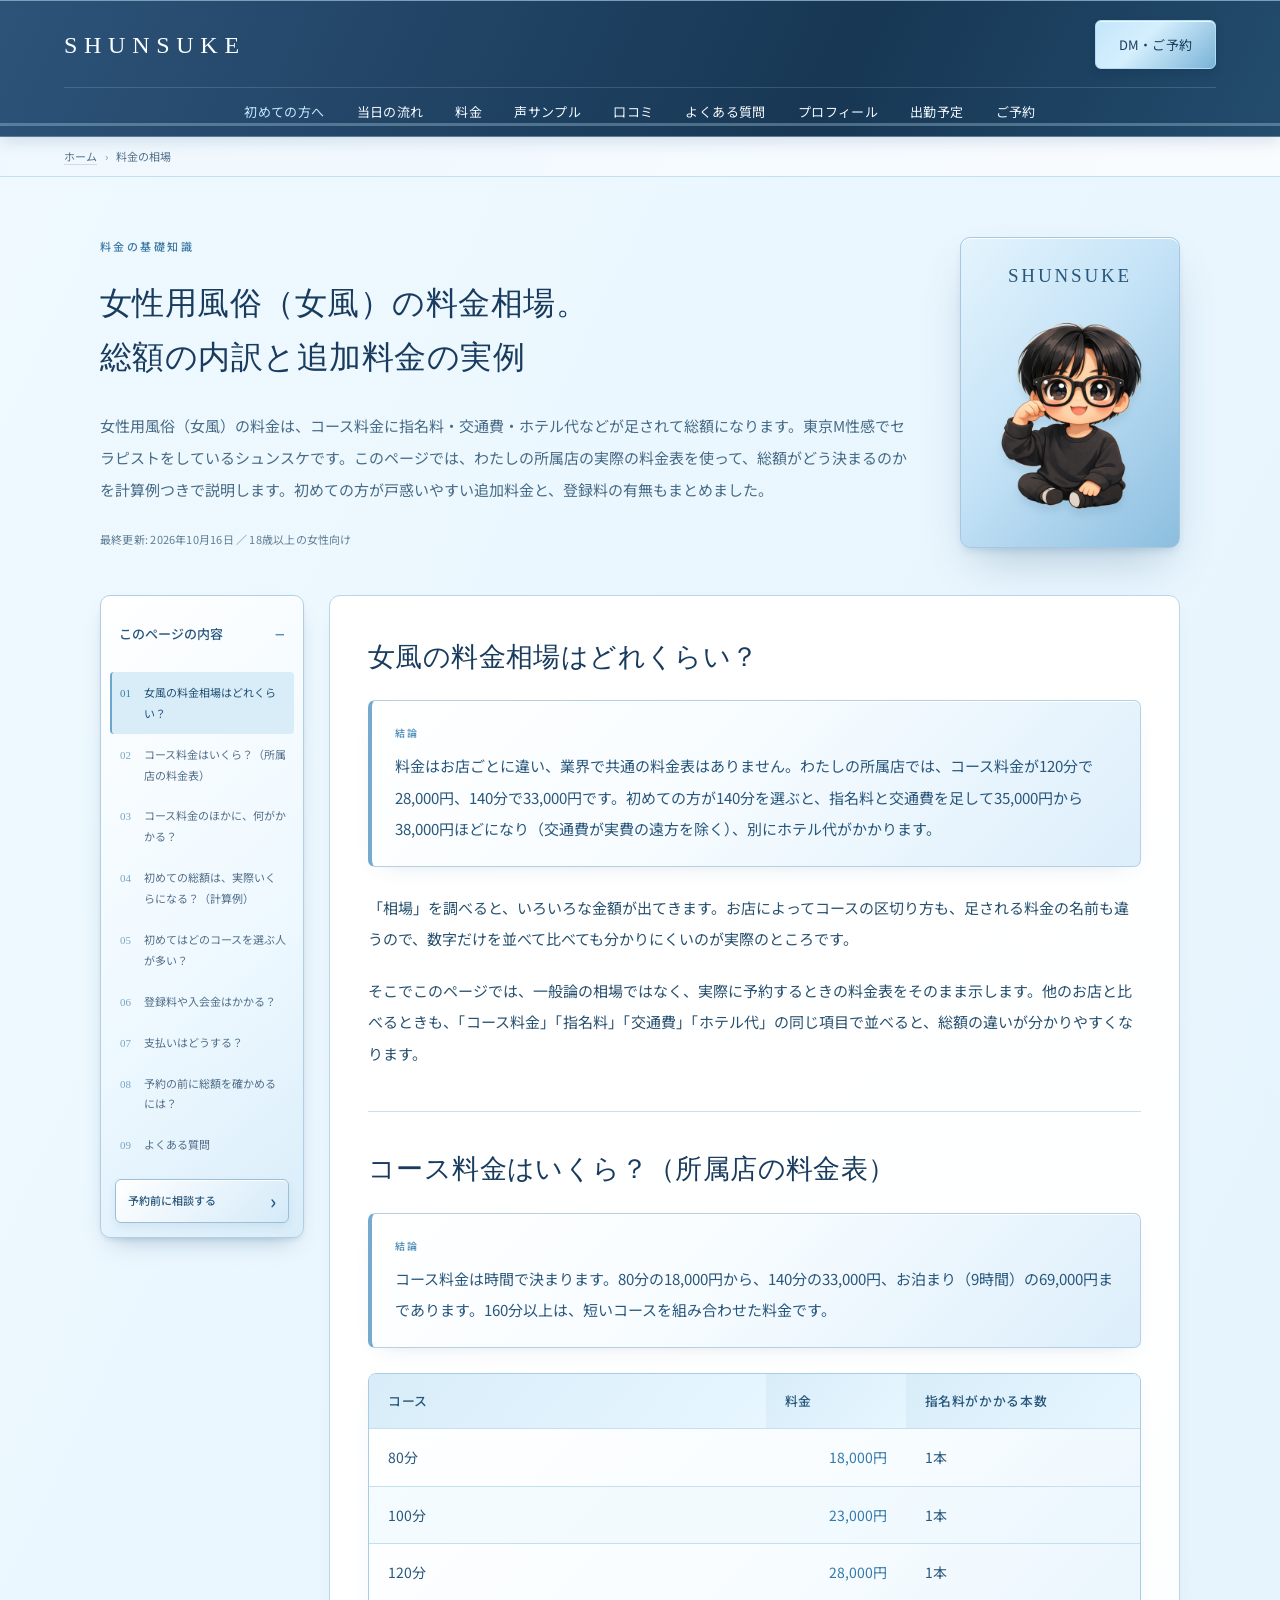
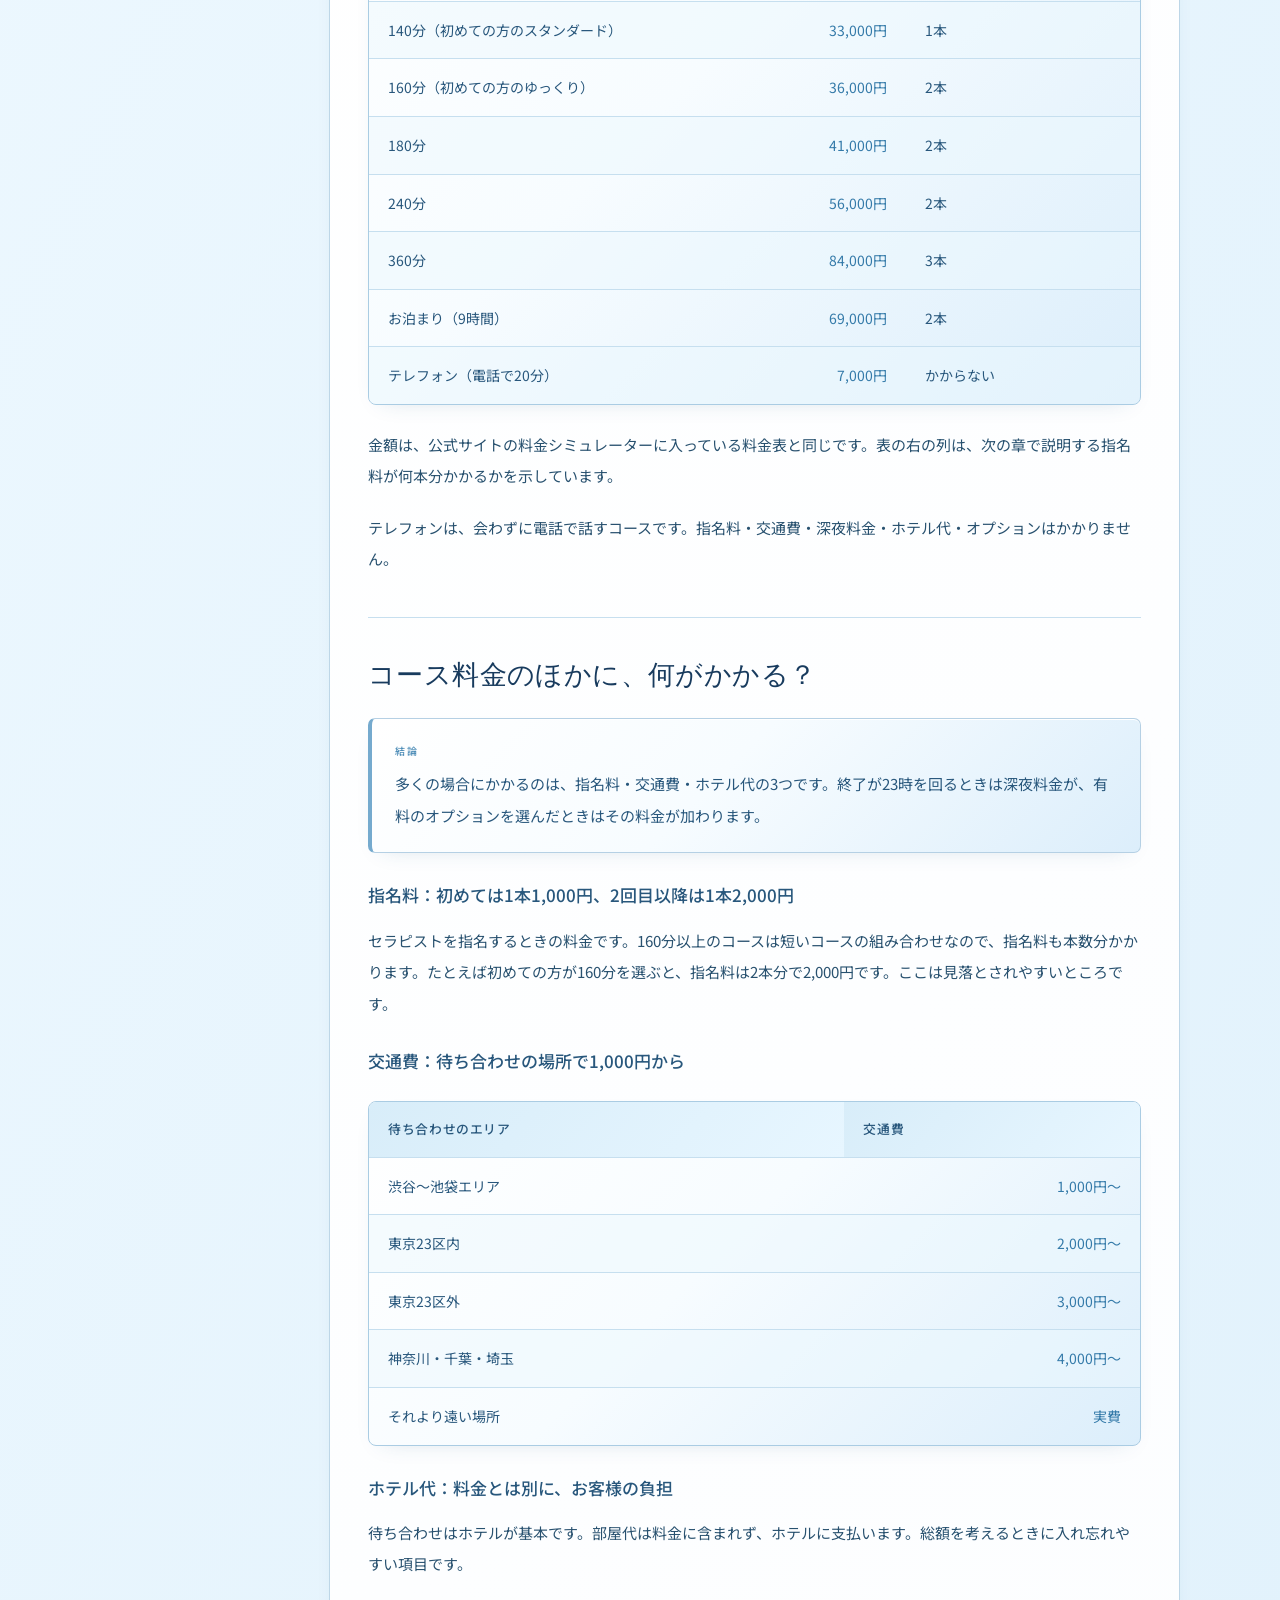
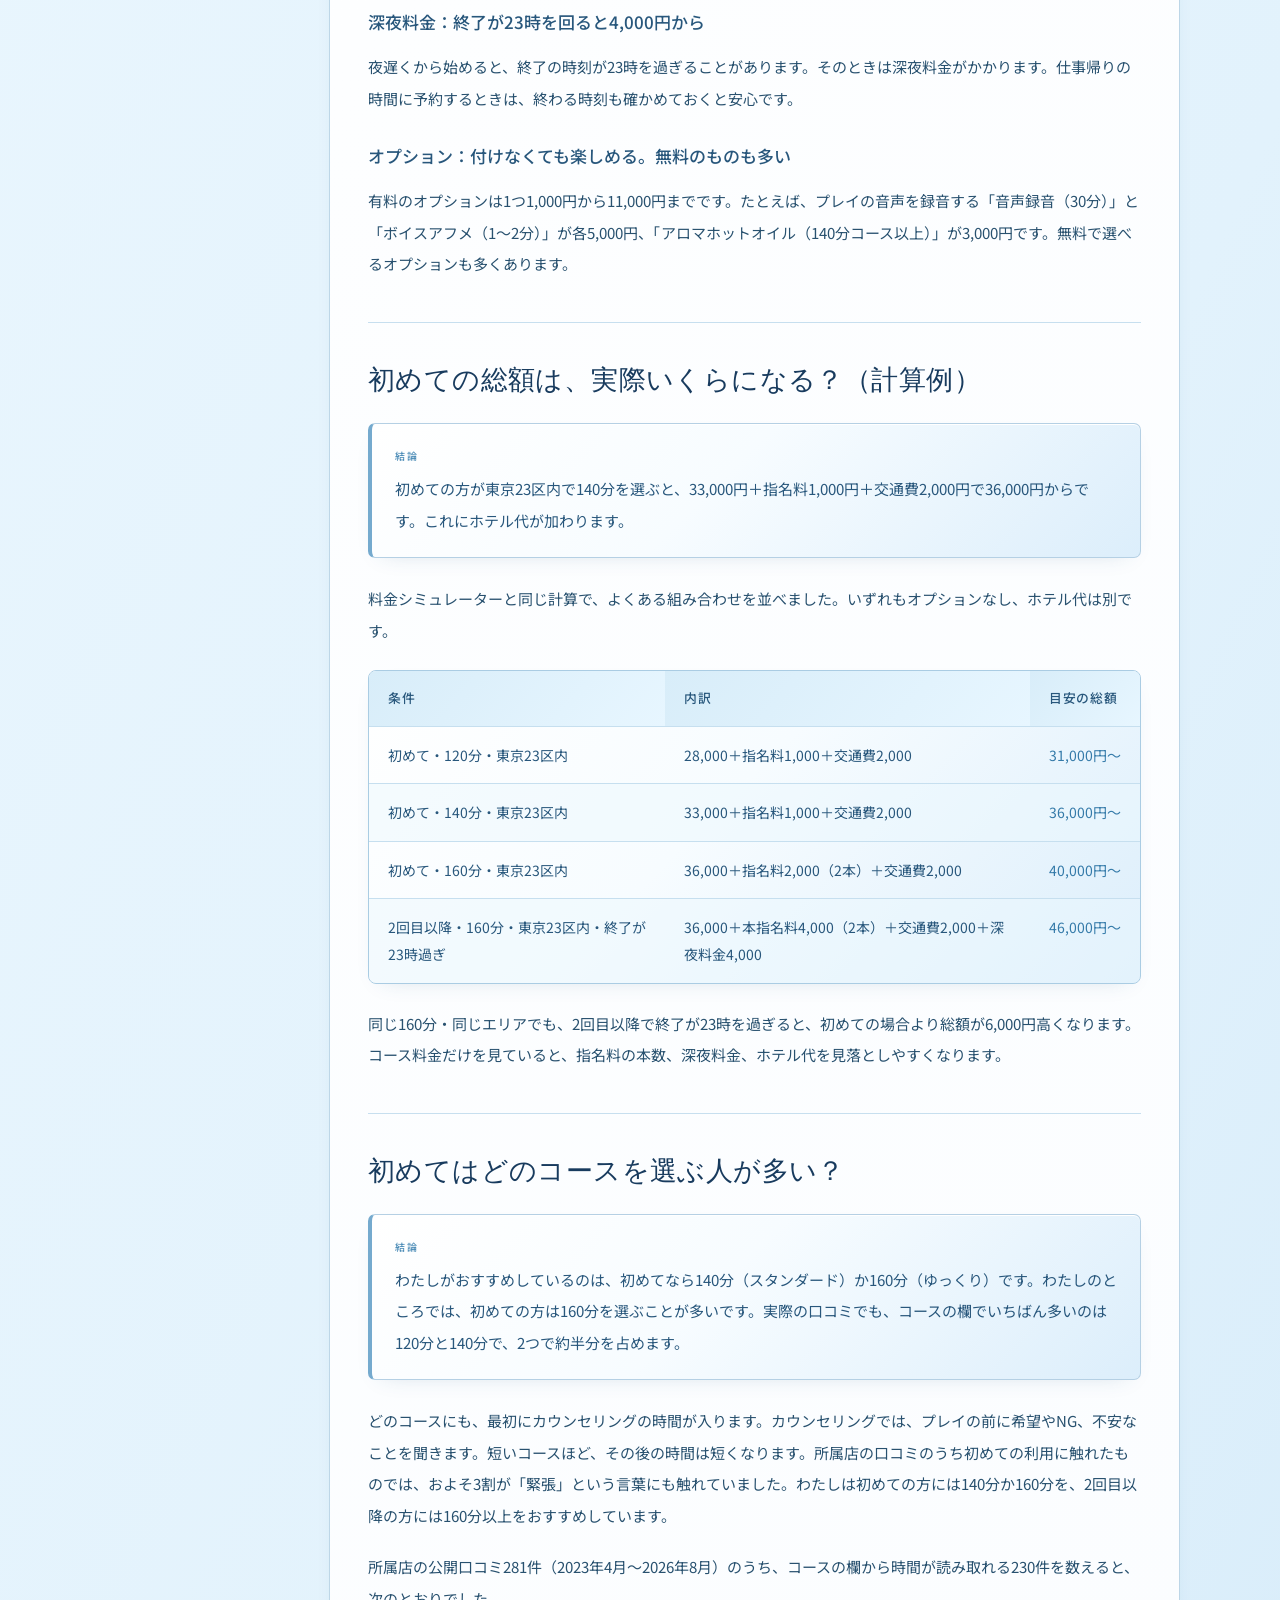
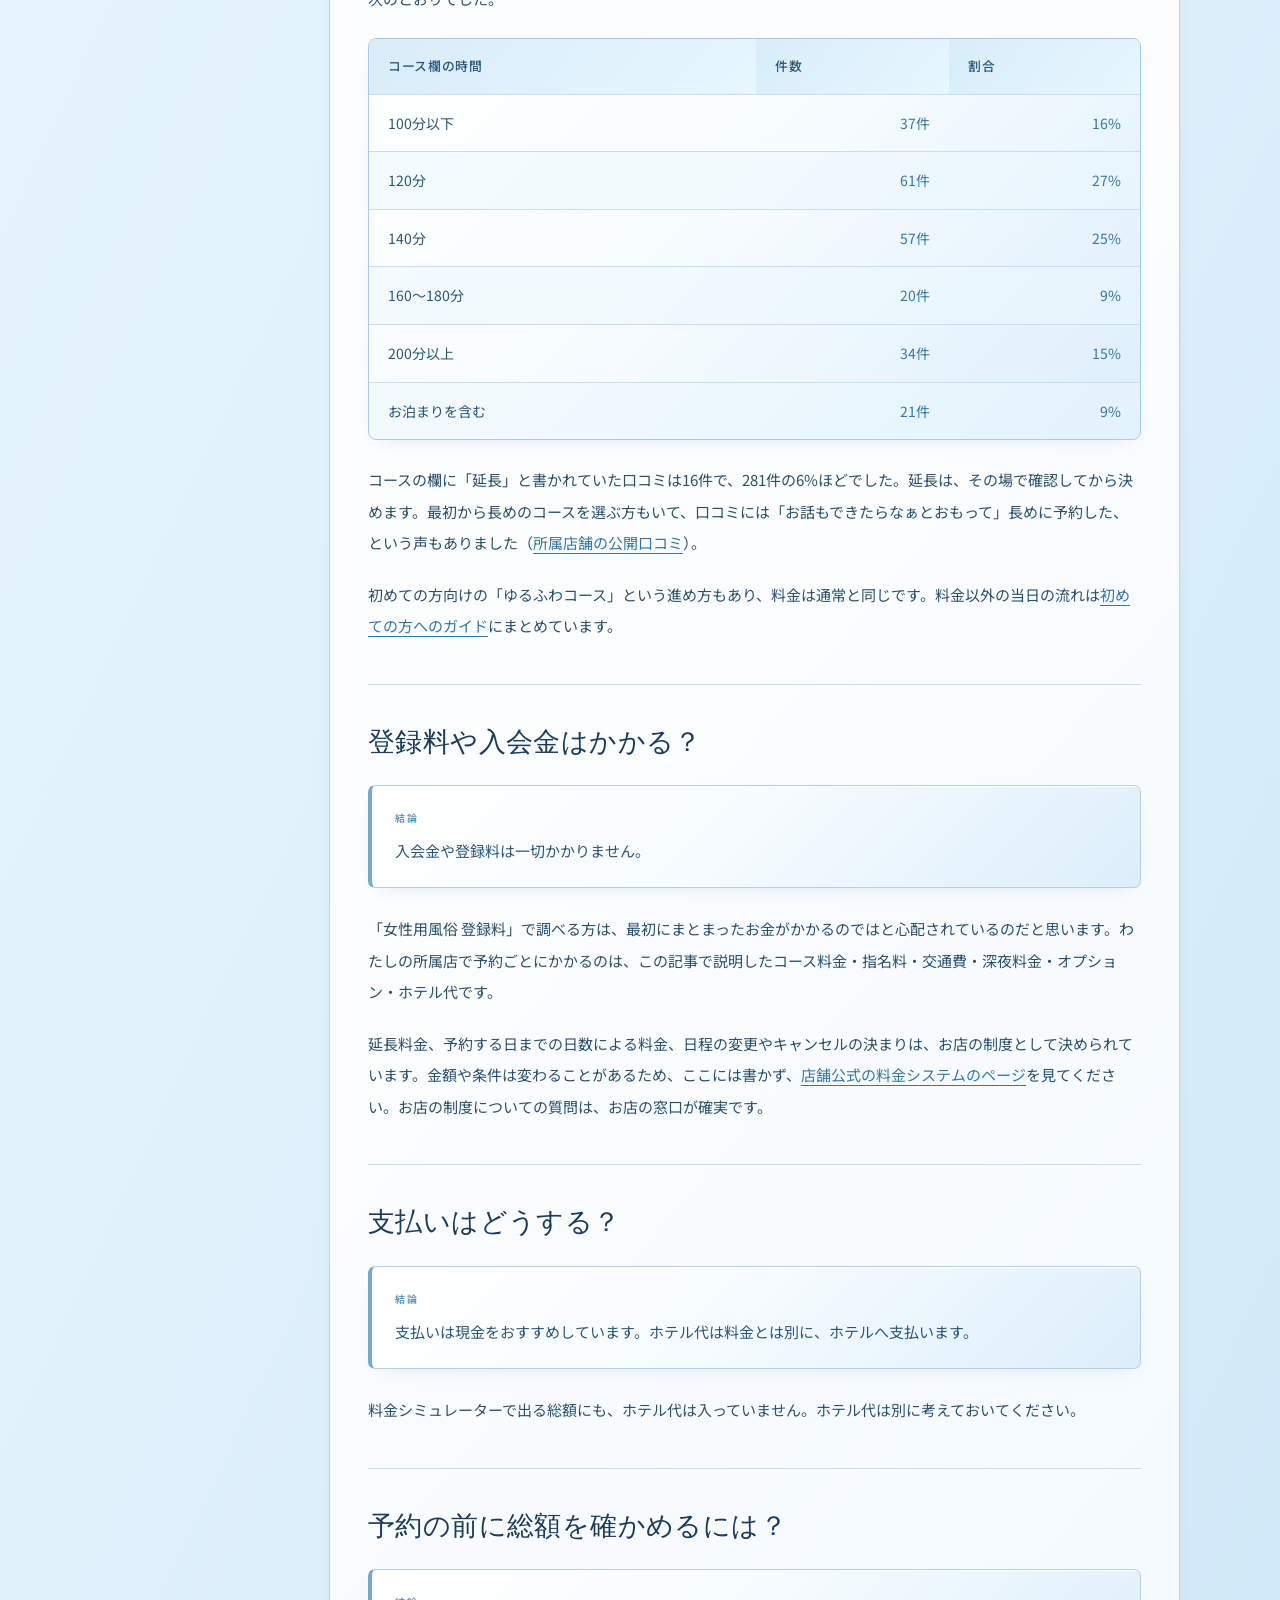
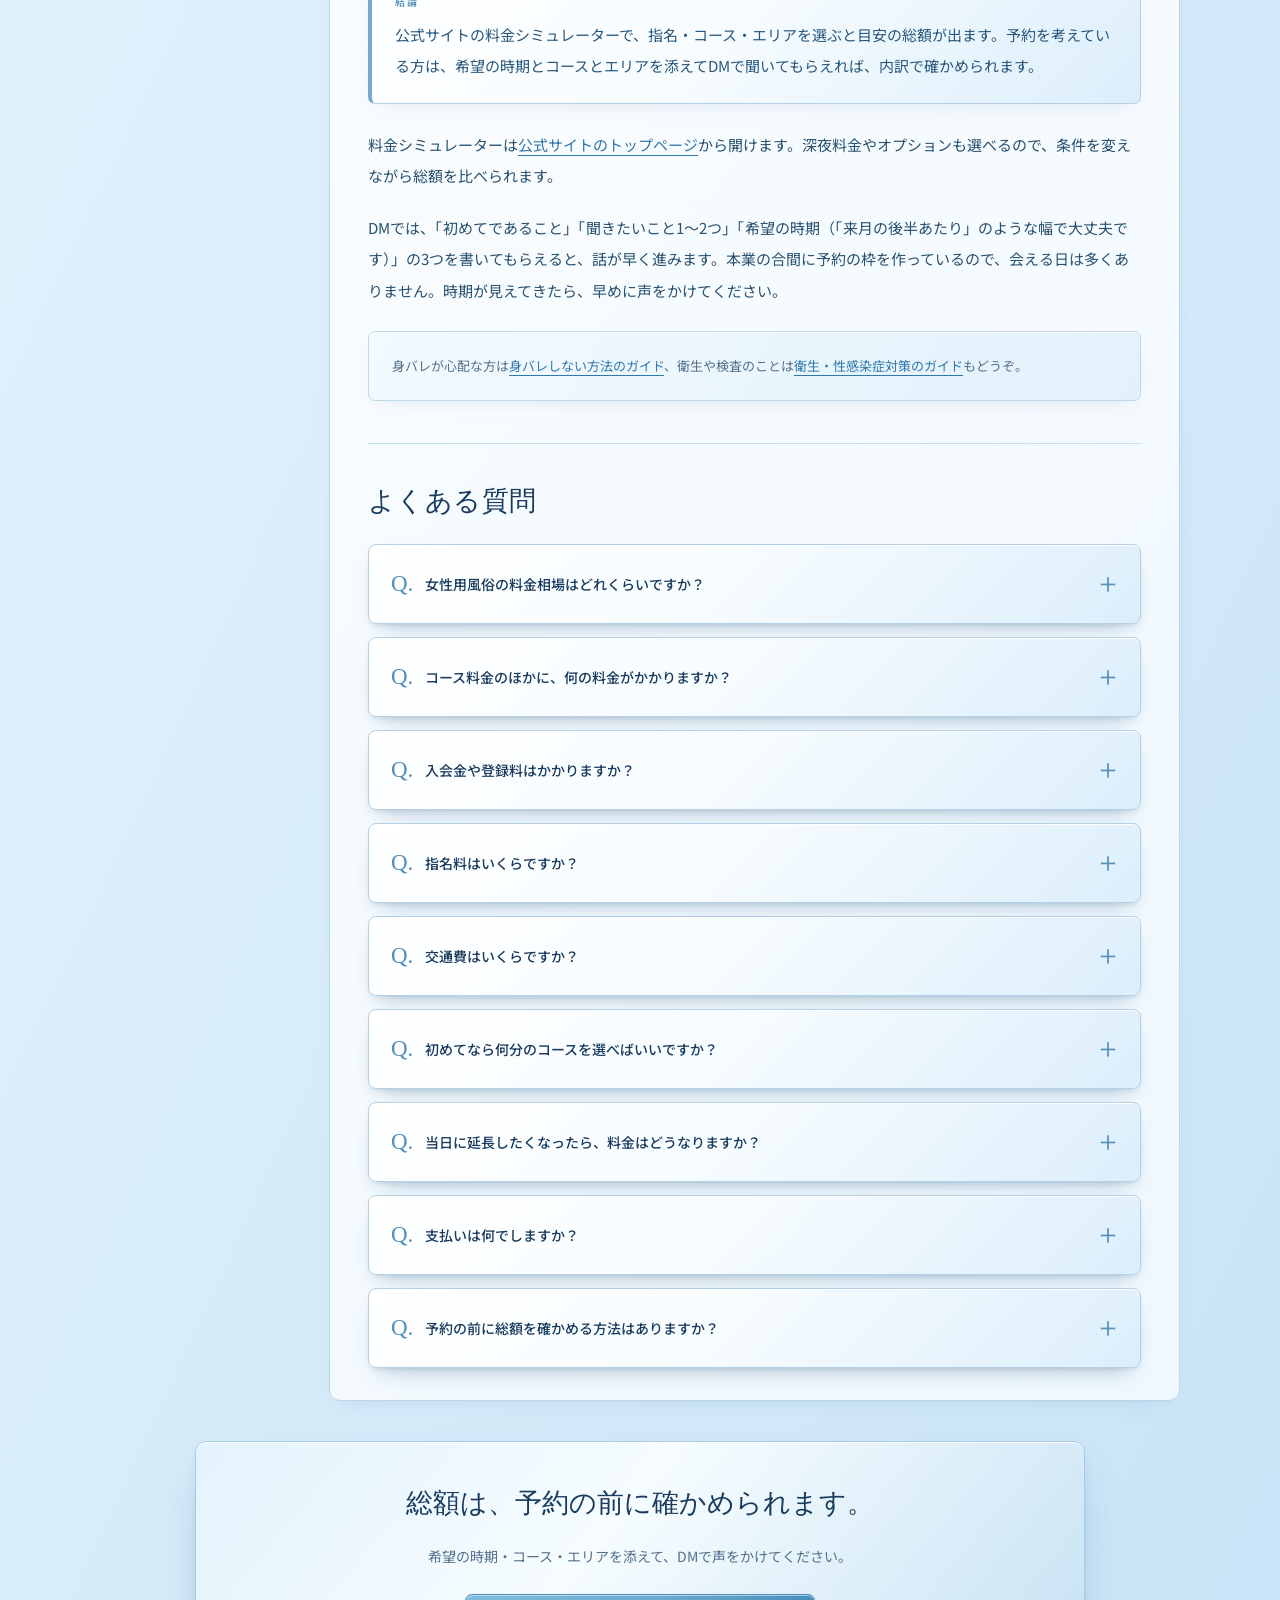
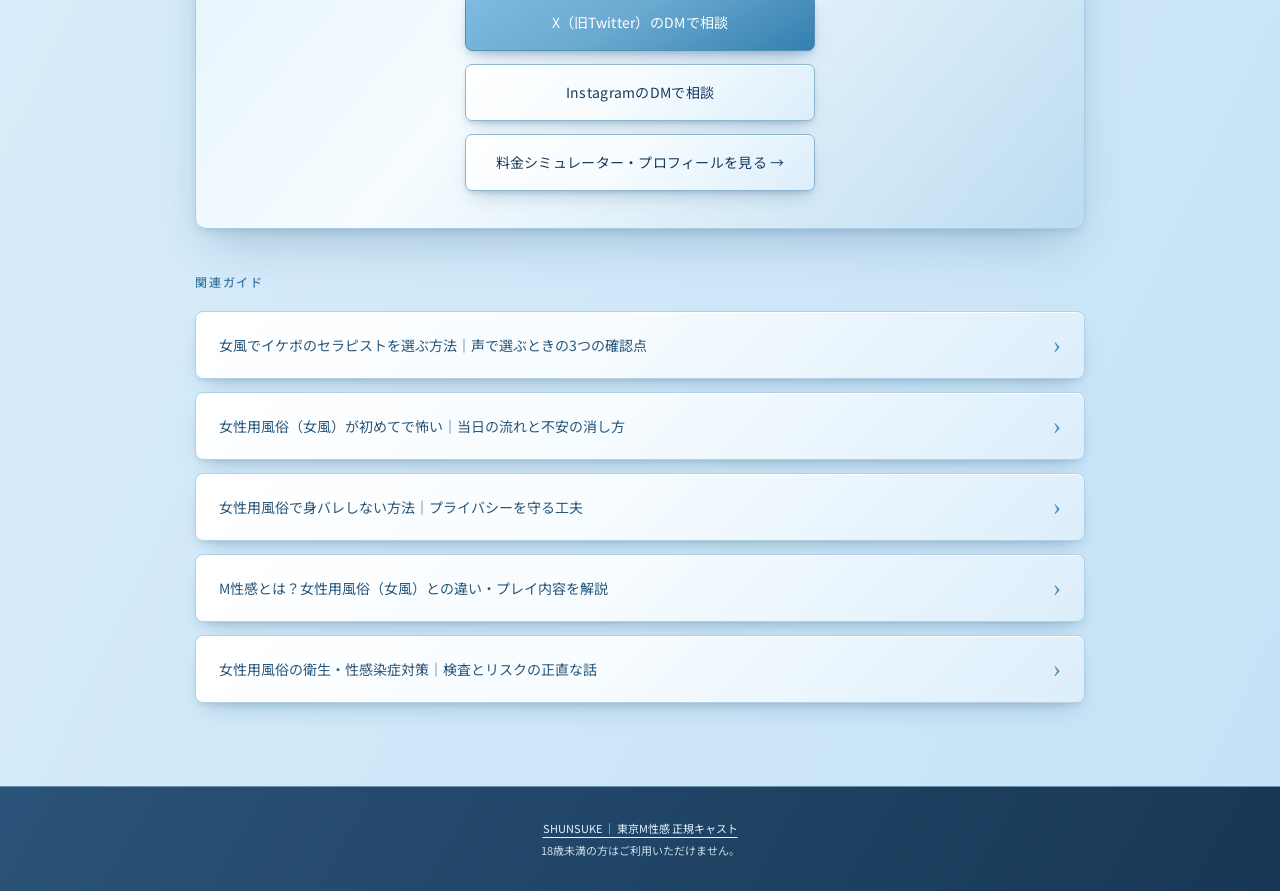
<file: guide/ryokin-souba.html>
<!DOCTYPE html>

<html lang="ja">
<head>
<meta charset="utf-8"/>
<!-- Google tag (gtag.js) -->
<script async="" src="https://www.googletagmanager.com/gtag/js?id=G-VB93V3MKZY"></script>
<script>
    window.dataLayer = window.dataLayer || [];
    function gtag(){dataLayer.push(arguments);}
    gtag('js', new Date());
    gtag('config', 'G-VB93V3MKZY', { allow_google_signals: false, allow_ad_personalization_signals: false });
  </script>
<meta content="width=device-width, initial-scale=1.0" name="viewport"/>
<title>女性用風俗（女風）の料金相場｜総額の内訳と追加料金の実例</title>
<meta content="女性用風俗（女風）の料金を、東京M性感のセラピスト・シュンスケの実際の料金表で解説します。コース料金に指名料・交通費・深夜料金・オプション・ホテル代が足される仕組み、初めての総額の計算例、登録料の有無をまとめました。" name="description"/>
<meta content="女性用風俗 料金,女性用風俗 相場,女性用風俗 値段,女性用風俗 登録料,女風 料金 相場,女風 指名料,女風 交通費" name="keywords"/>
<meta content="adult" name="rating"/>
<link href="https://mseikan-shunsuke.com/guide/ryokin-souba.html" rel="canonical"/>
<!-- OGP -->
<meta content="料金のこと、先に知っておこう。｜シュンスケの料金ガイド" property="og:title"/>
<meta content="コース料金のほかに何がかかるのかを、実際の料金表と計算例で紹介します。指名料、交通費、ホテル代など、総額を確かめるためのガイドです。" property="og:description"/>
<meta content="article" property="og:type"/>
<meta content="https://mseikan-shunsuke.com/guide/ryokin-souba.html" property="og:url"/>
<meta content="https://mseikan-shunsuke.com/assets/share-blue-20261107/price.jpg" property="og:image"/>
<meta content="ja_JP" property="og:locale"/>
<meta content="シュンスケ 公式サイト" property="og:site_name"/>
<meta content="シュンスケ。料金のこと、先に知っておこう。群青と水色の背景に、眼鏡をかけて微笑むキャラクター。" property="og:image:alt"/>
<meta content="image/jpeg" property="og:image:type"/>
<meta content="630" property="og:image:height"/>
<meta content="1200" property="og:image:width"/>
<meta content="summary_large_image" name="twitter:card"/>
<meta content="料金のこと、先に知っておこう。｜シュンスケの料金ガイド" name="twitter:title"/>
<meta content="コース料金のほかに何がかかるのかを、実際の料金表と計算例で紹介します。指名料、交通費、ホテル代など、総額を確かめるためのガイドです。" name="twitter:description"/>
<meta content="https://mseikan-shunsuke.com/assets/share-blue-20261107/price.jpg" name="twitter:image"/>
<meta content="シュンスケ。料金のこと、先に知っておこう。群青と水色の背景に、眼鏡をかけて微笑むキャラクター。" name="twitter:image:alt"/>


<link href="guide.css" rel="stylesheet"/>
<style>
    .g-table-wrap{overflow-x:auto;margin:0 0 1.2rem}
    .g-table{width:100%;border-collapse:collapse;font-size:0.92rem}
    .g-table th,.g-table td{border-bottom:1px solid var(--border);padding:0.6rem 0.5rem;text-align:left;vertical-align:top}
    .g-table th{font-family:var(--font-ui);font-weight:400;color:var(--gold-light);font-size:0.8rem;letter-spacing:0.05em}
    .g-table td.num{text-align:right;white-space:nowrap}
  </style>
<script type="application/ld+json">
{
  "@context": "https://schema.org",
  "@graph": [
    {
      "@type": "WebSite",
      "@id": "https://mseikan-shunsuke.com/#website",
      "url": "https://mseikan-shunsuke.com/",
      "name": "シュンスケ｜東京M性感 公式",
      "inLanguage": "ja",
      "publisher": {
        "@id": "https://mseikan-shunsuke.com/#person"
      }
    },
    {
      "@type": "Organization",
      "@id": "https://tokyo-m-seikan.com/honten/#organization",
      "name": "東京M性感",
      "url": "https://tokyo-m-seikan.com/honten/"
    },
    {
      "@type": "Person",
      "@id": "https://mseikan-shunsuke.com/#person",
      "name": "シュンスケ",
      "alternateName": [
        "SHUNSUKE",
        "Shunsuke",
        "shunsuke",
        "しゅんすけ"
      ],
      "jobTitle": "セラピスト（正規キャスト）",
      "worksFor": {
        "@id": "https://tokyo-m-seikan.com/honten/#organization"
      },
      "description": "東京M性感所属の正規キャスト。お客様から「声感魔術師」と呼ばれ、所属店舗の口コミ280件以上のうち約半数が声について言及。声サンプル39本を公開し、ツイキャスで定期配信している。4年目・プレイ実績1,500件以上、2024年 全国人気ランキング第15位（店舗グループ集計）。",
      "url": "https://mseikan-shunsuke.com/",
      "sameAs": [
        "https://twitcasting.tv/shunsuke_subacc",
        "https://note.com/shunsuke_tokyo2",
        "https://x.com/Shunver7",
        "https://www.instagram.com/shunsuke_mtokyo",
        "https://www.tiktok.com/@hs240240",
        "https://tokyo-m-seikan.com/honten/therapist/48/"
      ],
      "knowsAbout": [
        "イケボ",
        "イケボ言葉責め",
        "性感開発",
        "女性用風俗",
        "M性感"
      ]
    },
    {
      "@type": "WebPage",
      "@id": "https://mseikan-shunsuke.com/guide/ryokin-souba.html#webpage",
      "url": "https://mseikan-shunsuke.com/guide/ryokin-souba.html",
      "name": "女性用風俗（女風）の料金相場｜総額の内訳と追加料金の実例",
      "isPartOf": {
        "@id": "https://mseikan-shunsuke.com/#website"
      },
      "about": {
        "@id": "https://mseikan-shunsuke.com/#person"
      },
      "author": {
        "@id": "https://mseikan-shunsuke.com/#person"
      },
      "inLanguage": "ja",
      "datePublished": "2026-07-20",
      "dateModified": "2026-10-16",
      "speakable": {
        "@type": "SpeakableSpecification",
        "cssSelector": [
          "h1",
          "#lead"
        ]
      }
    },
    {
      "@type": "BreadcrumbList",
      "itemListElement": [
        {
          "@type": "ListItem",
          "position": 1,
          "name": "ホーム",
          "item": "https://mseikan-shunsuke.com/"
        },
        {
          "@type": "ListItem",
          "position": 2,
          "name": "料金の相場",
          "item": "https://mseikan-shunsuke.com/guide/ryokin-souba.html"
        }
      ]
    },
    {
      "@type": "FAQPage",
      "@id": "https://mseikan-shunsuke.com/guide/ryokin-souba.html#faq",
      "isPartOf": {
        "@id": "https://mseikan-shunsuke.com/guide/ryokin-souba.html#webpage"
      },
      "mainEntity": [
        {
          "@type": "Question",
          "name": "女性用風俗の料金相場はどれくらいですか？",
          "acceptedAnswer": {
            "@type": "Answer",
            "text": "料金はお店ごとに違い、業界で共通の料金表はありません。シュンスケの所属店では、コース料金が120分で28,000円、140分で33,000円です。初めての方が140分を選ぶと、指名料と交通費を足して35,000円から38,000円ほどになり（交通費が実費の遠方を除く）、別にホテル代がかかります。"
          }
        },
        {
          "@type": "Question",
          "name": "コース料金のほかに、何の料金がかかりますか？",
          "acceptedAnswer": {
            "@type": "Answer",
            "text": "指名料、交通費、ホテル代の3つは多くの場合にかかります。終了が23時を回るときは深夜料金が、有料のオプションを選んだときはその料金が加わります。"
          }
        },
        {
          "@type": "Question",
          "name": "入会金や登録料はかかりますか？",
          "acceptedAnswer": {
            "@type": "Answer",
            "text": "入会金や登録料は一切かかりません。かかるのは、予約ごとのコース料金・指名料・交通費などと、ホテル代です。"
          }
        },
        {
          "@type": "Question",
          "name": "指名料はいくらですか？",
          "acceptedAnswer": {
            "@type": "Answer",
            "text": "初めて指名するときは1本1,000円、2回目以降の本指名は1本2,000円です。160分以上は複数のコースを組み合わせる形になり、指名料も組み合わせた本数分かかります。"
          }
        },
        {
          "@type": "Question",
          "name": "交通費はいくらですか？",
          "acceptedAnswer": {
            "@type": "Answer",
            "text": "待ち合わせの場所で変わります。渋谷〜池袋エリアは1,000円から、東京23区内は2,000円から、東京23区外は3,000円から、神奈川・千葉・埼玉は4,000円からで、それより遠い場所は実費です。"
          }
        },
        {
          "@type": "Question",
          "name": "初めてなら何分のコースを選べばいいですか？",
          "acceptedAnswer": {
            "@type": "Answer",
            "text": "シュンスケは、初めての方には140分（スタンダード）か160分（ゆっくり）をおすすめしています。実際には、初めての方は160分を選ぶことが多いです。どのコースにも最初にカウンセリングの時間が入るため、短いコースほどその後の時間は短くなります。"
          }
        },
        {
          "@type": "Question",
          "name": "当日に延長したくなったら、料金はどうなりますか？",
          "acceptedAnswer": {
            "@type": "Answer",
            "text": "延長はその場で確認してから決めます。延長料金はお店の決まりなので、金額は店舗公式の料金ページで確かめてください。"
          }
        },
        {
          "@type": "Question",
          "name": "支払いは何でしますか？",
          "acceptedAnswer": {
            "@type": "Answer",
            "text": "支払いは現金をおすすめしています。ホテル代は料金とは別に、ホテルへ支払います。"
          }
        },
        {
          "@type": "Question",
          "name": "予約の前に総額を確かめる方法はありますか？",
          "acceptedAnswer": {
            "@type": "Answer",
            "text": "公式サイトの料金シミュレーターで、指名・コース・エリアを選ぶと目安の総額が出ます。予約を考えている方は、希望の時期とコースとエリアを添えてDMで聞いてもらえれば、内訳で確かめられます。"
          }
        }
      ]
    }
  ]
}
  </script>
<link href="/assets/design-blue-20261107/fonts.css" rel="stylesheet"/><link href="/assets/design-blue-20261107/guide-theme.css" rel="stylesheet"/><link href="/assets/design-blue-20261107/finishing.css" rel="stylesheet"/><link href="/assets/design-blue-20261107/refinements.css" rel="stylesheet"/></head>
<body class="u-guide" data-source-page="guide_ryokin">
<header class="g-nav">
<a class="g-nav-logo" href="/">SHUNSUKE</a>
<a class="g-nav-cta" data-cta-location="header" data-cta-action="navigate" href="#cta">DM・ご予約</a>
<nav aria-label="サイト内メニュー" class="g-menubar">
<ul>
<li><a class="is-first" href="/#first">初めての方へ</a></li>
<li><a href="/#guide">当日の流れ</a></li>
<li><a href="/#price-sim">料金</a></li>
<li><a href="/#voice">声サンプル</a></li>
<li><a href="/#reviews">口コミ</a></li>
<li><a href="/#faq">よくある質問</a></li>
<li><a href="/#profile">プロフィール</a></li>
<li><a href="/#shift">出勤予定</a></li>
<li><a data-cta-location="header" data-cta-action="navigate" href="/#contact">ご予約</a></li>
</ul>
</nav>
</header>
<nav aria-label="パンくずリスト" class="g-breadcrumb">
<ol>
<li><a href="/">ホーム</a></li>
<li aria-current="page">料金の相場</li>
</ol>
</nav>
<main class="g-wrap"><header class="g-hero"><div class="g-hero-copy">
<p class="g-eyebrow">料金の基礎知識</p>
<h1>女性用風俗（女風）の料金相場。<br/>総額の内訳と追加料金の実例</h1>
<p class="g-lead" id="lead">女性用風俗（女風）の料金は、コース料金に指名料・交通費・ホテル代などが足されて総額になります。東京M性感でセラピストをしているシュンスケです。このページでは、わたしの所属店の実際の料金表を使って、総額がどう決まるのかを計算例つきで説明します。初めての方が戸惑いやすい追加料金と、登録料の有無もまとめました。</p>
<p class="g-updated">最終更新: 2026年10月16日 ／ 18歳以上の女性向け</p>
</div><div aria-label="シュンスケのキャラクター" class="g-hero-art"><span>SHUNSUKE</span><img alt="眼鏡をかけて微笑むシュンスケ" height="1024" src="/assets/design-blue-20261107/shunsuke.png" width="1024"/></div></header><div class="u-reading-layout"><aside class="u-toc-shell"><details class="u-toc" open=""><summary>このページの内容</summary><nav aria-label="このページの目次"><ol><li><a href="#topic-1"><span aria-hidden="true" class="u-toc-number">01</span><span>女風の料金相場はどれくらい？</span></a></li><li><a href="#topic-2"><span aria-hidden="true" class="u-toc-number">02</span><span>コース料金はいくら？（所属店の料金表）</span></a></li><li><a href="#topic-3"><span aria-hidden="true" class="u-toc-number">03</span><span>コース料金のほかに、何がかかる？</span></a></li><li><a href="#topic-4"><span aria-hidden="true" class="u-toc-number">04</span><span>初めての総額は、実際いくらになる？（計算例）</span></a></li><li><a href="#topic-5"><span aria-hidden="true" class="u-toc-number">05</span><span>初めてはどのコースを選ぶ人が多い？</span></a></li><li><a href="#topic-6"><span aria-hidden="true" class="u-toc-number">06</span><span>登録料や入会金はかかる？</span></a></li><li><a href="#topic-7"><span aria-hidden="true" class="u-toc-number">07</span><span>支払いはどうする？</span></a></li><li><a href="#topic-8"><span aria-hidden="true" class="u-toc-number">08</span><span>予約の前に総額を確かめるには？</span></a></li><li><a href="#topic-9"><span aria-hidden="true" class="u-toc-number">09</span><span>よくある質問</span></a></li></ol></nav><button class="u-toc-consult" data-cta-location="toc" data-consult-open="" type="button">予約前に相談する <span aria-hidden="true">›</span></button></details></aside><article class="g-article"><h2 id="topic-1">女風の料金相場はどれくらい？</h2>
<div class="g-answer">料金はお店ごとに違い、業界で共通の料金表はありません。わたしの所属店では、コース料金が120分で28,000円、140分で33,000円です。初めての方が140分を選ぶと、指名料と交通費を足して35,000円から38,000円ほどになり（交通費が実費の遠方を除く）、別にホテル代がかかります。</div>
<p>「相場」を調べると、いろいろな金額が出てきます。お店によってコースの区切り方も、足される料金の名前も違うので、数字だけを並べて比べても分かりにくいのが実際のところです。</p>
<p>そこでこのページでは、一般論の相場ではなく、実際に予約するときの料金表をそのまま示します。他のお店と比べるときも、「コース料金」「指名料」「交通費」「ホテル代」の同じ項目で並べると、総額の違いが分かりやすくなります。</p>
<h2 id="topic-2">コース料金はいくら？（所属店の料金表）</h2>
<div class="g-answer">コース料金は時間で決まります。80分の18,000円から、140分の33,000円、お泊まり（9時間）の69,000円まであります。160分以上は、短いコースを組み合わせた料金です。</div>
<div aria-label="料金表。横にスクロールして確認できます。" class="g-table-wrap" role="region" tabindex="0">
<table class="g-table">
<thead><tr><th>コース</th><th>料金</th><th>指名料がかかる本数</th></tr></thead>
<tbody>
<tr><td>80分</td><td class="num">18,000円</td><td>1本</td></tr>
<tr><td>100分</td><td class="num">23,000円</td><td>1本</td></tr>
<tr><td>120分</td><td class="num">28,000円</td><td>1本</td></tr>
<tr><td>140分（初めての方のスタンダード）</td><td class="num">33,000円</td><td>1本</td></tr>
<tr><td>160分（初めての方のゆっくり）</td><td class="num">36,000円</td><td>2本</td></tr>
<tr><td>180分</td><td class="num">41,000円</td><td>2本</td></tr>
<tr><td>240分</td><td class="num">56,000円</td><td>2本</td></tr>
<tr><td>360分</td><td class="num">84,000円</td><td>3本</td></tr>
<tr><td>お泊まり（9時間）</td><td class="num">69,000円</td><td>2本</td></tr>
<tr><td>テレフォン（電話で20分）</td><td class="num">7,000円</td><td>かからない</td></tr>
</tbody>
</table>
</div>
<p>金額は、公式サイトの料金シミュレーターに入っている料金表と同じです。表の右の列は、次の章で説明する指名料が何本分かかるかを示しています。</p>
<p>テレフォンは、会わずに電話で話すコースです。指名料・交通費・深夜料金・ホテル代・オプションはかかりません。</p>
<h2 id="topic-3">コース料金のほかに、何がかかる？</h2>
<div class="g-answer">多くの場合にかかるのは、指名料・交通費・ホテル代の3つです。終了が23時を回るときは深夜料金が、有料のオプションを選んだときはその料金が加わります。</div>
<h3>指名料：初めては1本1,000円、2回目以降は1本2,000円</h3>
<p>セラピストを指名するときの料金です。160分以上のコースは短いコースの組み合わせなので、指名料も本数分かかります。たとえば初めての方が160分を選ぶと、指名料は2本分で2,000円です。ここは見落とされやすいところです。</p>
<h3>交通費：待ち合わせの場所で1,000円から</h3>
<div aria-label="料金表。横にスクロールして確認できます。" class="g-table-wrap" role="region" tabindex="0">
<table class="g-table">
<thead><tr><th>待ち合わせのエリア</th><th>交通費</th></tr></thead>
<tbody>
<tr><td>渋谷〜池袋エリア</td><td class="num">1,000円〜</td></tr>
<tr><td>東京23区内</td><td class="num">2,000円〜</td></tr>
<tr><td>東京23区外</td><td class="num">3,000円〜</td></tr>
<tr><td>神奈川・千葉・埼玉</td><td class="num">4,000円〜</td></tr>
<tr><td>それより遠い場所</td><td class="num">実費</td></tr>
</tbody>
</table>
</div>
<h3>ホテル代：料金とは別に、お客様の負担</h3>
<p>待ち合わせはホテルが基本です。部屋代は料金に含まれず、ホテルに支払います。総額を考えるときに入れ忘れやすい項目です。</p>
<h3>深夜料金：終了が23時を回ると4,000円から</h3>
<p>夜遅くから始めると、終了の時刻が23時を過ぎることがあります。そのときは深夜料金がかかります。仕事帰りの時間に予約するときは、終わる時刻も確かめておくと安心です。</p>
<h3>オプション：付けなくても楽しめる。無料のものも多い</h3>
<p>有料のオプションは1つ1,000円から11,000円までです。たとえば、プレイの音声を録音する「音声録音（30分）」と「ボイスアフメ（1〜2分）」が各5,000円、「アロマホットオイル（140分コース以上）」が3,000円です。無料で選べるオプションも多くあります。</p>
<h2 id="topic-4">初めての総額は、実際いくらになる？（計算例）</h2>
<div class="g-answer">初めての方が東京23区内で140分を選ぶと、33,000円＋指名料1,000円＋交通費2,000円で36,000円からです。これにホテル代が加わります。</div>
<p>料金シミュレーターと同じ計算で、よくある組み合わせを並べました。いずれもオプションなし、ホテル代は別です。</p>
<div aria-label="料金表。横にスクロールして確認できます。" class="g-table-wrap" role="region" tabindex="0">
<table class="g-table">
<thead><tr><th>条件</th><th>内訳</th><th>目安の総額</th></tr></thead>
<tbody>
<tr><td>初めて・120分・東京23区内</td><td>28,000＋指名料1,000＋交通費2,000</td><td class="num">31,000円〜</td></tr>
<tr><td>初めて・140分・東京23区内</td><td>33,000＋指名料1,000＋交通費2,000</td><td class="num">36,000円〜</td></tr>
<tr><td>初めて・160分・東京23区内</td><td>36,000＋指名料2,000（2本）＋交通費2,000</td><td class="num">40,000円〜</td></tr>
<tr><td>2回目以降・160分・東京23区内・終了が23時過ぎ</td><td>36,000＋本指名料4,000（2本）＋交通費2,000＋深夜料金4,000</td><td class="num">46,000円〜</td></tr>
</tbody>
</table>
</div>
<p>同じ160分・同じエリアでも、2回目以降で終了が23時を過ぎると、初めての場合より総額が6,000円高くなります。コース料金だけを見ていると、指名料の本数、深夜料金、ホテル代を見落としやすくなります。</p>
<h2 id="topic-5">初めてはどのコースを選ぶ人が多い？</h2>
<div class="g-answer">わたしがおすすめしているのは、初めてなら140分（スタンダード）か160分（ゆっくり）です。わたしのところでは、初めての方は160分を選ぶことが多いです。実際の口コミでも、コースの欄でいちばん多いのは120分と140分で、2つで約半分を占めます。</div>
<p>どのコースにも、最初にカウンセリングの時間が入ります。カウンセリングでは、プレイの前に希望やNG、不安なことを聞きます。短いコースほど、その後の時間は短くなります。所属店の口コミのうち初めての利用に触れたものでは、およそ3割が「緊張」という言葉にも触れていました。わたしは初めての方には140分か160分を、2回目以降の方には160分以上をおすすめしています。</p>
<p>所属店の公開口コミ281件（2023年4月〜2026年8月）のうち、コースの欄から時間が読み取れる230件を数えると、次のとおりでした。</p>
<div aria-label="料金表。横にスクロールして確認できます。" class="g-table-wrap" role="region" tabindex="0">
<table class="g-table">
<thead><tr><th>コース欄の時間</th><th>件数</th><th>割合</th></tr></thead>
<tbody>
<tr><td>100分以下</td><td class="num">37件</td><td class="num">16%</td></tr>
<tr><td>120分</td><td class="num">61件</td><td class="num">27%</td></tr>
<tr><td>140分</td><td class="num">57件</td><td class="num">25%</td></tr>
<tr><td>160〜180分</td><td class="num">20件</td><td class="num">9%</td></tr>
<tr><td>200分以上</td><td class="num">34件</td><td class="num">15%</td></tr>
<tr><td>お泊まりを含む</td><td class="num">21件</td><td class="num">9%</td></tr>
</tbody>
</table>
</div>
<p>コースの欄に「延長」と書かれていた口コミは16件で、281件の6%ほどでした。延長は、その場で確認してから決めます。最初から長めのコースを選ぶ方もいて、口コミには「お話もできたらなぁとおもって」長めに予約した、という声もありました（<a href="https://tokyo-m-seikan.com/honten/review/therapist/48/" rel="noopener" target="_blank">所属店舗の公開口コミ</a>）。</p>
<p>初めての方向けの「ゆるふわコース」という進め方もあり、料金は通常と同じです。料金以外の当日の流れは<a href="josefu-hajimete.html">初めての方へのガイド</a>にまとめています。</p>
<h2 id="topic-6">登録料や入会金はかかる？</h2>
<div class="g-answer">入会金や登録料は一切かかりません。</div>
<p>「女性用風俗 登録料」で調べる方は、最初にまとまったお金がかかるのではと心配されているのだと思います。わたしの所属店で予約ごとにかかるのは、この記事で説明したコース料金・指名料・交通費・深夜料金・オプション・ホテル代です。</p>
<p>延長料金、予約する日までの日数による料金、日程の変更やキャンセルの決まりは、お店の制度として決められています。金額や条件は変わることがあるため、ここには書かず、<a href="https://tokyo-m-seikan.com/honten/system/" rel="noopener" target="_blank">店舗公式の料金システムのページ</a>を見てください。お店の制度についての質問は、お店の窓口が確実です。</p>
<h2 id="topic-7">支払いはどうする？</h2>
<div class="g-answer">支払いは現金をおすすめしています。ホテル代は料金とは別に、ホテルへ支払います。</div>
<p>料金シミュレーターで出る総額にも、ホテル代は入っていません。ホテル代は別に考えておいてください。</p>
<h2 id="topic-8">予約の前に総額を確かめるには？</h2>
<div class="g-answer">公式サイトの料金シミュレーターで、指名・コース・エリアを選ぶと目安の総額が出ます。予約を考えている方は、希望の時期とコースとエリアを添えてDMで聞いてもらえれば、内訳で確かめられます。</div>
<p>料金シミュレーターは<a href="/">公式サイトのトップページ</a>から開けます。深夜料金やオプションも選べるので、条件を変えながら総額を比べられます。</p>
<p>DMでは、「初めてであること」「聞きたいこと1〜2つ」「希望の時期（「来月の後半あたり」のような幅で大丈夫です）」の3つを書いてもらえると、話が早く進みます。本業の合間に予約の枠を作っているので、会える日は多くありません。時期が見えてきたら、早めに声をかけてください。</p>
<div class="g-note">身バレが心配な方は<a href="mibare-taisaku.html">身バレしない方法のガイド</a>、衛生や検査のことは<a href="eisei-kensa.html">衛生・性感染症対策のガイド</a>もどうぞ。</div>
<h2 id="topic-9">よくある質問</h2>
<div class="g-faq">
<details><summary>女性用風俗の料金相場はどれくらいですか？</summary><div class="g-faq-a">料金はお店ごとに違い、業界で共通の料金表はありません。シュンスケの所属店では、コース料金が120分で28,000円、140分で33,000円です。初めての方が140分を選ぶと、指名料と交通費を足して35,000円から38,000円ほどになり（交通費が実費の遠方を除く）、別にホテル代がかかります。</div></details>
<details><summary>コース料金のほかに、何の料金がかかりますか？</summary><div class="g-faq-a">指名料、交通費、ホテル代の3つは多くの場合にかかります。終了が23時を回るときは深夜料金が、有料のオプションを選んだときはその料金が加わります。</div></details>
<details><summary>入会金や登録料はかかりますか？</summary><div class="g-faq-a">入会金や登録料は一切かかりません。かかるのは、予約ごとのコース料金・指名料・交通費などと、ホテル代です。</div></details>
<details><summary>指名料はいくらですか？</summary><div class="g-faq-a">初めて指名するときは1本1,000円、2回目以降の本指名は1本2,000円です。160分以上は複数のコースを組み合わせる形になり、指名料も組み合わせた本数分かかります。</div></details>
<details><summary>交通費はいくらですか？</summary><div class="g-faq-a">待ち合わせの場所で変わります。渋谷〜池袋エリアは1,000円から、東京23区内は2,000円から、東京23区外は3,000円から、神奈川・千葉・埼玉は4,000円からで、それより遠い場所は実費です。</div></details>
<details><summary>初めてなら何分のコースを選べばいいですか？</summary><div class="g-faq-a">シュンスケは、初めての方には140分（スタンダード）か160分（ゆっくり）をおすすめしています。実際には、初めての方は160分を選ぶことが多いです。どのコースにも最初にカウンセリングの時間が入るため、短いコースほどその後の時間は短くなります。</div></details>
<details><summary>当日に延長したくなったら、料金はどうなりますか？</summary><div class="g-faq-a">延長はその場で確認してから決めます。延長料金はお店の決まりなので、金額は店舗公式の料金ページで確かめてください。</div></details>
<details><summary>支払いは何でしますか？</summary><div class="g-faq-a">支払いは現金をおすすめしています。ホテル代は料金とは別に、ホテルへ支払います。</div></details>
<details><summary>予約の前に総額を確かめる方法はありますか？</summary><div class="g-faq-a">公式サイトの料金シミュレーターで、指名・コース・エリアを選ぶと目安の総額が出ます。予約を考えている方は、希望の時期とコースとエリアを添えてDMで聞いてもらえれば、内訳で確かめられます。</div></details>
</div>
</article></div><div class="g-cta" id="cta">
<div class="g-cta-title">総額は、予約の前に確かめられます。</div>
<div class="g-cta-sub">希望の時期・コース・エリアを添えて、DMで声をかけてください。</div>
<div class="g-cta-btns">
<a class="g-btn g-btn-primary contact-method" data-cta-location="article-end" data-method="x_dm" href="https://x.com/Shunver7" rel="noopener" target="_blank">X（旧Twitter）のDMで相談</a>
<a class="g-btn g-btn-outline contact-method" data-cta-location="article-end" data-method="instagram_dm" href="https://www.instagram.com/shunsuke_mtokyo" rel="noopener" target="_blank">InstagramのDMで相談</a>
<a class="g-btn g-btn-outline" href="/">料金シミュレーター・プロフィールを見る →</a>
</div>
</div>
<div class="g-related">
<div class="g-related-title">関連ガイド</div>
<a href="ikebo-erabikata.html">女風でイケボのセラピストを選ぶ方法｜声で選ぶときの3つの確認点</a>
<a href="josefu-hajimete.html">女性用風俗（女風）が初めてで怖い｜当日の流れと不安の消し方</a>
<a href="mibare-taisaku.html">女性用風俗で身バレしない方法｜プライバシーを守る工夫</a>
<a href="m-seikan-towa.html">M性感とは？女性用風俗（女風）との違い・プレイ内容を解説</a>
<a href="eisei-kensa.html">女性用風俗の衛生・性感染症対策｜検査とリスクの正直な話</a>
</div>
</main>
<footer class="g-foot">
<a href="/">SHUNSUKE ｜ 東京M性感 正規キャスト</a><br/>
    18歳未満の方はご利用いただけません。
  </footer>
<div aria-hidden="true" class="u-reading-progress"><span></span></div>
<div class="u-mobile-consult" hidden="">
<a class="u-mobile-voice" href="../index.html#voice"><span aria-hidden="true">▷</span> 声を聴く</a>
<button data-cta-location="fixed-bar" data-consult-open="" type="button"><small>ご予約前のご相談</small><span>DMで相談する <span aria-hidden="true">›</span></span></button>
</div>
<dialog aria-describedby="consult-desc" aria-labelledby="consult-title" class="u-consult-dialog" id="consultDialog">
<button aria-label="相談先の案内を閉じる" class="u-consult-close" type="button">×</button>
<p class="u-consult-brand">SHUNSUKE</p>
<h2 id="consult-title">まずはDMへ</h2>
<p id="consult-desc">希望の日にちがあれば、添えて送ってください。ご予約前の不安も、あわせてお答えします。</p>
<a class="u-consult-choice" data-cta-location="dialog" data-method="x_dm" href="https://x.com/Shunver7" rel="noopener noreferrer" target="_blank"><span>X（旧Twitter）でDM<small>@Shunver7</small></span><span aria-hidden="true">›</span></a>
<a class="u-consult-choice" data-cta-location="dialog" data-method="instagram_dm" href="https://www.instagram.com/shunsuke_mtokyo" rel="noopener noreferrer" target="_blank"><span>InstagramでDM<small>@shunsuke_mtokyo</small></span><span aria-hidden="true">›</span></a>
</dialog><script src="/assets/design-blue-20261107/finishing.js"></script><script src="/assets/design-blue-20261107/refinements.js"></script><script src="/assets/design-blue-20261107/site-ui.js"></script></body>
</html>
</file>
<file: assets/design-blue-20261107/fonts.css>
@font-face{font-family:'Demo Sans';src:url('fonts/NotoSansJP-Regular.woff2') format('woff2');font-weight:400;font-style:normal;font-display:swap;unicode-range:U+20,U+21,U+22,U+23,U+24,U+25,U+26,U+27,U+28,U+29,U+2A,U+2B,U+2C,U+2D,U+2E,U+2F,U+30,U+31,U+32,U+33,U+34,U+35,U+36,U+37,U+38,U+39,U+3A,U+3B,U+3C,U+3D,U+3E,U+3F,U+40,U+41,U+42,U+43,U+44,U+45,U+46,U+47,U+48,U+49,U+4A,U+4B,U+4C,U+4D,U+4E,U+4F,U+50,U+51,U+52,U+53,U+54,U+55,U+56,U+57,U+58,U+59,U+5A,U+5B,U+5C,U+5D,U+5E,U+5F,U+60,U+61,U+62,U+63,U+64,U+65,U+66,U+67,U+68,U+69,U+6A,U+6B,U+6C,U+6D,U+6E,U+6F,U+70,U+71,U+72,U+73,U+74,U+75,U+76,U+77,U+78,U+79,U+7A,U+7B,U+7C,U+7D,U+7E,U+A0,U+A5,U+A9,U+B7,U+D7,U+2010,U+2013,U+2014,U+2018,U+2019,U+201C,U+201D,U+2026,U+203A,U+203B,U+2192,U+2212,U+2282,U+2460,U+2461,U+2462,U+2463,U+2464,U+2500,U+25B2,U+25B6,U+25B7,U+25BC,U+2605,U+2661,U+2665,U+3000,U+3001,U+3002,U+3005,U+3007,U+300C,U+300D,U+300E,U+300F,U+3010,U+3011,U+301C,U+3041,U+3042,U+3043,U+3044,U+3045,U+3046,U+3047,U+3048,U+3049,U+304A,U+304B,U+304C,U+304D,U+304E,U+304F,U+3050,U+3051,U+3052,U+3053,U+3054,U+3055,U+3056,U+3057,U+3058,U+3059,U+305A,U+305B,U+305C,U+305D,U+305E,U+305F,U+3060,U+3061,U+3062,U+3063,U+3064,U+3065,U+3066,U+3067,U+3068,U+3069,U+306A,U+306B,U+306C,U+306D,U+306E,U+306F,U+3070,U+3071,U+3072,U+3073,U+3074,U+3075,U+3076,U+3077,U+3078,U+3079,U+307A,U+307B,U+307C,U+307D,U+307E,U+307F,U+3080,U+3081,U+3082,U+3083,U+3084,U+3085,U+3086,U+3087,U+3088,U+3089,U+308A,U+308B,U+308C,U+308D,U+308E,U+308F,U+3090,U+3091,U+3092,U+3093,U+3094,U+3095,U+3096,U+3099,U+309A,U+309B,U+309C,U+309D,U+309E,U+309F,U+30A0,U+30A1,U+30A2,U+30A3,U+30A4,U+30A5,U+30A6,U+30A7,U+30A8,U+30A9,U+30AA,U+30AB,U+30AC,U+30AD,U+30AE,U+30AF,U+30B0,U+30B1,U+30B2,U+30B3,U+30B4,U+30B5,U+30B6,U+30B7,U+30B8,U+30B9,U+30BA,U+30BB,U+30BC,U+30BD,U+30BE,U+30BF,U+30C0,U+30C1,U+30C2,U+30C3,U+30C4,U+30C5,U+30C6,U+30C7,U+30C8,U+30C9,U+30CA,U+30CB,U+30CC,U+30CD,U+30CE,U+30CF,U+30D0,U+30D1,U+30D2,U+30D3,U+30D4,U+30D5,U+30D6,U+30D7,U+30D8,U+30D9,U+30DA,U+30DB,U+30DC,U+30DD,U+30DE,U+30DF,U+30E0,U+30E1,U+30E2,U+30E3,U+30E4,U+30E5,U+30E6,U+30E7,U+30E8,U+30E9,U+30EA,U+30EB,U+30EC,U+30ED,U+30EE,U+30EF,U+30F0,U+30F1,U+30F2,U+30F3,U+30F4,U+30F5,U+30F6,U+30F7,U+30F8,U+30F9,U+30FA,U+30FB,U+30FC,U+30FD,U+30FE,U+30FF,U+4E00,U+4E01,U+4E07,U+4E08,U+4E09,U+4E0A,U+4E0B,U+4E0D,U+4E0E,U+4E16,U+4E21,U+4E26,U+4E2D,U+4E38,U+4E3B,U+4E45,U+4E57,U+4E5D,U+4E71,U+4E73,U+4E7E,U+4E86,U+4E88,U+4E8B,U+4E8C,U+4E92,U+4E95,U+4EA4,U+4EAC,U+4EBA,U+4ECA,U+4ECB,U+4ED5,U+4ED6,U+4ED8,U+4ED9,U+4EE3,U+4EE5,U+4EF6,U+4EFB,U+4F01,U+4F11,U+4F1A,U+4F1D,U+4F3A,U+4F3C,U+4F4D,U+4F4E,U+4F4F,U+4F50,U+4F53,U+4F55,U+4F59,U+4F5C,U+4F75,U+4F7F,U+4F8B,U+4F9B,U+4F9D,U+4FA1,U+4FC2,U+4FD7,U+4FDD,U+4FE1,U+4FEE,U+4FF3,U+5009,U+500B,U+5012,U+5019,U+501F,U+5024,U+5049,U+505C,U+5065,U+5074,U+507D,U+5098,U+5099,U+50AC,U+50B7,U+50BE,U+50CD,U+50CF,U+512A,U+5143,U+5148,U+5149,U+5150,U+515A,U+5165,U+5168,U+516C,U+5171,U+5175,U+5177,U+5178,U+517C,U+5185,U+5186,U+518D,U+5192,U+5199,U+51AC,U+51B7,U+51C4,U+51CD,U+51DD,U+51E0,U+51E6,U+51F9,U+51FA,U+5206,U+5207,U+5217,U+521D,U+5224,U+5225,U+5229,U+5230,U+5236,U+523A,U+523B,U+524D,U+525B,U+5265,U+526F,U+5272,U+529B,U+52A0,U+52A9,U+52B4,U+52B9,U+52C7,U+52D5,U+52D9,U+52DD,U+52E2,U+52E4,U+5302,U+5305,U+5316,U+5317,U+533A,U+533B,U+533F,U+5341,U+5343,U+534A,U+5358,U+535A,U+5360,U+5370,U+5371,U+5373,U+539A,U+53B3,U+53BB,U+53C2,U+53CA,U+53CB,U+53CD,U+53CE,U+53D6,U+53D7,U+53E3,U+53E4,U+53E5,U+53E9,U+53EF,U+53F0,U+53F2,U+53F3,U+53F7,U+5404,U+5408,U+540C,U+540D,U+5411,U+5426,U+542B,U+5438,U+5439,U+5442,U+544A,U+5468,U+5473,U+547C,U+548C,U+54C1,U+54E1,U+552F,U+554F,U+5589,U+558B,U+559C,U+55AB,U+55B6,U+565B,U+5668,U+56DE,U+56F0,U+56F2,U+56F3,U+56FA,U+56FD,U+570F,U+571F,U+5728,U+5730,U+578B,U+57CB,U+57CE,U+57DF,U+57FA,U+57FC,U+5831,U+5834,U+5857,U+5883,U+5897,U+58CA,U+58EB,U+58F0,U+58F2,U+5909,U+590F,U+5915,U+5916,U+591A,U+591C,U+5922,U+5927,U+5929,U+592A,U+592B,U+592E,U+5931,U+5948,U+5965,U+5968,U+5973,U+597D,U+598A,U+59CB,U+59D4,U+59E6,U+59FF,U+5A01,U+5A20,U+5A5A,U+5A66,U+5A92,U+5A9A,U+5A9B,U+5ACC,U+5B09,U+5B50,U+5B57,U+5B58,U+5B63,U+5B64,U+5B85,U+5B87,U+5B88,U+5B89,U+5B8C,U+5B98,U+5B9A,U+5B9F,U+5BA2,U+5BA4,U+5BAE,U+5BB3,U+5BB6,U+5BB9,U+5BC2,U+5BC4,U+5BC6,U+5BCC,U+5BD2,U+5BDD,U+5BDF,U+5BE7,U+5BF8,U+5BFE,U+5BFF,U+5C02,U+5C04,U+5C0A,U+5C0B,U+5C0E,U+5C0F,U+5C11,U+5C3B,U+5C3E,U+5C3F,U+5C40,U+5C45,U+5C4A,U+5C4B,U+5C5E,U+5C65,U+5C71,U+5C90,U+5CA1,U+5CA9,U+5CF6,U+5D0E,U+5D29,U+5DDD,U+5DDE,U+5DE1,U+5DE5,U+5DE6,U+5DE8,U+5DEE,U+5DF1,U+5E02,U+5E0C,U+5E1D,U+5E2B,U+5E2F,U+5E30,U+5E33,U+5E38,U+5E45,U+5E4C,U+5E73,U+5E74,U+5E78,U+5E79,U+5E83,U+5E8F,U+5E95,U+5E97,U+5EA6,U+5EAB,U+5EF6,U+5F0F,U+5F15,U+5F31,U+5F35,U+5F37,U+5F53,U+5F62,U+5F70,U+5F71,U+5F79,U+5F7C,U+5F81,U+5F85,U+5F8B,U+5F8C,U+5F97,U+5FA9,U+5FAE,U+5FB3,U+5FB4,U+5FB9,U+5FC3,U+5FC5,U+5FD8,U+5FD9,U+5FDC,U+5FEB,U+5FF5,U+6016,U+601D,U+6025,U+6027,U+604B,U+6065,U+606F,U+6075,U+6094,U+60A9,U+60AA,U+60B2,U+60C5,U+60D1,U+60DA,U+60F3,U+60F9,U+610F,U+611B,U+611F,U+614B,U+6162,U+6163,U+616E,U+6182,U+61B6,U+6210,U+6211,U+6212,U+6238,U+623B,U+623F,U+6240,U+624B,U+624D,U+6253,U+6255,U+6271,U+6280,U+6295,U+6298,U+629C,U+629E,U+62B1,U+62BC,U+62C5,U+62D8,U+62E0,U+62F6,U+6301,U+6307,U+6319,U+6328,U+632F,U+633F,U+6355,U+639B,U+63A1,U+63A2,U+63A5,U+63A7,U+63A8,U+63B2,U+63B4,U+63CF,U+63D0,U+63DB,U+63F4,U+64AB,U+64AE,U+64E6,U+652F,U+6539,U+653E,U+6545,U+6551,U+6557,U+6559,U+6563,U+656C,U+6570,U+6574,U+6575,U+6577,U+6587,U+6590,U+6599,U+659C,U+65AD,U+65B0,U+65B9,U+65C5,U+65CF,U+65E2,U+65E5,U+65E6,U+65E7,U+65E9,U+6607,U+660E,U+6614,U+6620,U+6625,U+663C,U+6642,U+6652,U+6669,U+666E,U+6674,U+6691,U+6696,U+6697,U+66B4,U+66C7,U+66DC,U+66F4,U+66F8,U+66FF,U+6700,U+6708,U+6709,U+670D,U+671B,U+671D,U+671F,U+6728,U+672A,U+672B,U+672C,U+672D,U+673A,U+6750,U+675F,U+6761,U+6765,U+676F,U+6771,U+677E,U+677F,U+679C,U+67A0,U+67B7,U+67C4,U+67D1,U+67D3,U+67FB,U+6803,U+6821,U+6839,U+683C,U+6848,U+6885,U+68A8,U+68B0,U+68EE,U+691C,U+696D,U+6975,U+697D,U+6982,U+69CB,U+69D8,U+6A19,U+6A29,U+6A2A,U+6A58,U+6A5F,U+6B04,U+6B20,U+6B21,U+6B32,U+6B3A,U+6B4C,U+6B53,U+6B62,U+6B63,U+6B69,U+6B6F,U+6B73,U+6B74,U+6B7B,U+6B8B,U+6BB4,U+6BB5,U+6BBA,U+6BCD,U+6BCE,U+6BD2,U+6BD4,U+6BDB,U+6C0F,U+6C17,U+6C34,U+6C37,U+6C42,U+6C57,U+6C60,U+6C7A,U+6C96,U+6CA2,U+6CBB,U+6CBC,U+6CBF,U+6CC1,U+6CC9,U+6CCA,U+6CD5,U+6CE1,U+6CE3,U+6CE8,U+6D17,U+6D29,U+6D3B,U+6D3E,U+6D41,U+6D44,U+6D5C,U+6D6E,U+6D77,U+6D88,U+6D99,U+6DB2,U+6DBC,U+6DF1,U+6DF7,U+6DFB,U+6E05,U+6E08,U+6E0B,U+6E1B,U+6E29,U+6E2C,U+6E7E,U+6E7F,U+6E80,U+6E90,U+6E96,U+6EB6,U+6EC5,U+6ECB,U+6F0F,U+6F20,U+6F54,U+6F5F,U+6F6E,U+6F70,U+6FC0,U+6FE1,U+706B,U+70B9,U+70BA,U+7121,U+7126,U+7136,U+713C,U+7159,U+7167,U+718A,U+71B1,U+71ED,U+7261,U+7269,U+7279,U+72AF,U+72B6,U+72EC,U+72ED,U+731B,U+7344,U+7387,U+7389,U+738B,U+73C8,U+73CD,U+73FE,U+7406,U+7432,U+74B0,U+7518,U+751F,U+7523,U+7528,U+7530,U+7531,U+7532,U+7533,U+7537,U+753B,U+754C,U+756A,U+7570,U+7573,U+7591,U+75B2,U+75C5,U+75C7,U+75D5,U+75DB,U+75E9,U+7642,U+7652,U+7656,U+767A,U+767B,U+767D,U+7684,U+76AE,U+76D7,U+76DB,U+76E3,U+76EE,U+76F4,U+76F8,U+7701,U+770C,U+771F,U+7720,U+773C,U+7740,U+7761,U+77E5,U+77ED,U+77F3,U+7802,U+78BA,U+78E8,U+790E,U+793A,U+793C,U+795E,U+7968,U+7981,U+798F,U+79C1,U+79CB,U+79D2,U+79D8,U+79F0,U+79FB,U+7A0B,U+7A2E,U+7A3C,U+7A3F,U+7A4D,U+7A4F,U+7A7A,U+7A81,U+7A93,U+7ACB,U+7AE0,U+7AEF,U+7AF6,U+7B11,U+7B2C,U+7B49,U+7B54,U+7B56,U+7B97,U+7BA1,U+7BC0,U+7BC4,U+7C21,U+7C4D,U+7C98,U+7CFB,U+7D04,U+7D05,U+7D0D,U+7D1A,U+7D20,U+7D22,U+7D30,U+7D33,U+7D39,U+7D3A,U+7D42,U+7D44,U+7D4C,U+7D50,U+7D5E,U+7D61,U+7D75,U+7D76,U+7D99,U+7D9A,U+7DAD,U+7DCA,U+7DCF,U+7DD2,U+7DDA,U+7DE0,U+7DE8,U+7DF4,U+7E04,U+7E26,U+7E3E,U+7E4B,U+7F6A,U+7F6E,U+7F8E,U+7F9E,U+7FA4,U+7FA9,U+7FCC,U+7FD2,U+8003,U+8005,U+8033,U+805E,U+8074,U+8077,U+808C,U+80A1,U+80A2,U+80A9,U+80C6,U+80F8,U+80FD,U+8105,U+8131,U+8155,U+8179,U+819A,U+819C,U+81A3,U+81EA,U+81ED,U+81F4,U+8208,U+8217,U+821E,U+822C,U+8247,U+826F,U+8272,U+82B1,U+82E6,U+82F1,U+8328,U+8336,U+8349,U+83D3,U+83DC,U+83F1,U+840E,U+843D,U+8449,U+84B8,U+854E,U+8584,U+85AC,U+865A,U+874B,U+8823,U+8840,U+884C,U+8853,U+885B,U+885D,U+8868,U+888B,U+88AB,U+88C5,U+88CF,U+88D5,U+88DC,U+88F8,U+8907,U+8912,U+8981,U+8987,U+898B,U+898F,U+8996,U+899A,U+89A7,U+89B3,U+89D2,U+89E3,U+89E6,U+8A00,U+8A08,U+8A0E,U+8A18,U+8A2A,U+8A2D,U+8A31,U+8A33,U+8A34,U+8A3A,U+8A3C,U+8A50,U+8A55,U+8A66,U+8A6E,U+8A70,U+8A71,U+8A72,U+8A73,U+8A8D,U+8A98,U+8A9E,U+8AA0,U+8AA4,U+8AAC,U+8AAD,U+8AB0,U+8AB2,U+8ABF,U+8AC7,U+8ACB,U+8AD6,U+8B1D,U+8B58,U+8B66,U+8B70,U+8B72,U+8C37,U+8C4A,U+8C61,U+8CA0,U+8CA7,U+8CAC,U+8CB4,U+8CB8,U+8CBB,U+8CBC,U+8CC0,U+8CC7,U+8CDE,U+8CE2,U+8CEA,U+8D77,U+8D85,U+8DA3,U+8DB3,U+8DDD,U+8DE1,U+8DEF,U+8E0F,U+8EAB,U+8ECA,U+8EF8,U+8EFD,U+8F03,U+8F09,U+8F2A,U+8F9B,U+8F9E,U+8FBA,U+8FBC,U+8FCE,U+8FD1,U+8FD4,U+8FEB,U+8FF7,U+8FFD,U+9001,U+9003,U+9006,U+9014,U+9019,U+901A,U+901F,U+9022,U+9023,U+9031,U+9032,U+9045,U+904A,U+904B,U+904E,U+9053,U+9054,U+9055,U+9060,U+9063,U+9078,U+907A,U+907F,U+90A3,U+90AA,U+90E8,U+90FD,U+914C,U+914D,U+914E,U+9152,U+9154,U+91CD,U+91CE,U+91D1,U+920D,U+9332,U+938C,U+93E1,U+9577,U+9580,U+9589,U+958B,U+9593,U+95A2,U+95C7,U+961C,U+962A,U+9632,U+964D,U+9650,U+9664,U+967A,U+968E,U+9694,U+969B,U+96A0,U+96A3,U+96C6,U+96D1,U+96E2,U+96E3,U+96E8,U+96EA,U+96F0,U+96F7,U+96FB,U+9752,U+9759,U+975E,U+9762,U+97AD,U+97F3,U+97FF,U+9802,U+9803,U+9805,U+9806,U+9808,U+9811,U+9818,U+982D,U+983B,U+983C,U+984C,U+984D,U+9854,U+9858,U+985E,U+98A8,U+98DB,U+98DF,U+98EF,U+98F2,U+9928,U+9996,U+9999,U+99AC,U+99C5,U+99D0,U+9A0E,U+9A13,U+9AD8,U+9AEA,U+9B31,U+9B45,U+9B54,U+9CE5,U+9E7F,U+9EA6,U+9EBA,U+9F62,U+FF01,U+FF08,U+FF09,U+FF0B,U+FF0D,U+FF0F,U+FF1A,U+FF1D,U+FF1F,U+FF5C,U+FF5E}
@font-face{font-family:'Demo Sans';src:url('fonts/NotoSansJP-Medium.woff2') format('woff2');font-weight:500 800;font-style:normal;font-display:swap;unicode-range:U+20,U+21,U+22,U+23,U+24,U+25,U+26,U+27,U+28,U+29,U+2A,U+2B,U+2C,U+2D,U+2E,U+2F,U+30,U+31,U+32,U+33,U+34,U+35,U+36,U+37,U+38,U+39,U+3A,U+3B,U+3C,U+3D,U+3E,U+3F,U+40,U+41,U+42,U+43,U+44,U+45,U+46,U+47,U+48,U+49,U+4A,U+4B,U+4C,U+4D,U+4E,U+4F,U+50,U+51,U+52,U+53,U+54,U+55,U+56,U+57,U+58,U+59,U+5A,U+5B,U+5C,U+5D,U+5E,U+5F,U+60,U+61,U+62,U+63,U+64,U+65,U+66,U+67,U+68,U+69,U+6A,U+6B,U+6C,U+6D,U+6E,U+6F,U+70,U+71,U+72,U+73,U+74,U+75,U+76,U+77,U+78,U+79,U+7A,U+7B,U+7C,U+7D,U+7E,U+A0,U+A5,U+A9,U+B7,U+D7,U+2010,U+2013,U+2014,U+2018,U+2019,U+201C,U+201D,U+2026,U+203A,U+203B,U+2192,U+2212,U+2282,U+2460,U+2461,U+2462,U+2463,U+2464,U+2500,U+25B2,U+25B6,U+25B7,U+25BC,U+2605,U+2661,U+2665,U+3000,U+3001,U+3002,U+3005,U+3007,U+300C,U+300D,U+300E,U+300F,U+3010,U+3011,U+301C,U+3041,U+3042,U+3043,U+3044,U+3045,U+3046,U+3047,U+3048,U+3049,U+304A,U+304B,U+304C,U+304D,U+304E,U+304F,U+3050,U+3051,U+3052,U+3053,U+3054,U+3055,U+3056,U+3057,U+3058,U+3059,U+305A,U+305B,U+305C,U+305D,U+305E,U+305F,U+3060,U+3061,U+3062,U+3063,U+3064,U+3065,U+3066,U+3067,U+3068,U+3069,U+306A,U+306B,U+306C,U+306D,U+306E,U+306F,U+3070,U+3071,U+3072,U+3073,U+3074,U+3075,U+3076,U+3077,U+3078,U+3079,U+307A,U+307B,U+307C,U+307D,U+307E,U+307F,U+3080,U+3081,U+3082,U+3083,U+3084,U+3085,U+3086,U+3087,U+3088,U+3089,U+308A,U+308B,U+308C,U+308D,U+308E,U+308F,U+3090,U+3091,U+3092,U+3093,U+3094,U+3095,U+3096,U+3099,U+309A,U+309B,U+309C,U+309D,U+309E,U+309F,U+30A0,U+30A1,U+30A2,U+30A3,U+30A4,U+30A5,U+30A6,U+30A7,U+30A8,U+30A9,U+30AA,U+30AB,U+30AC,U+30AD,U+30AE,U+30AF,U+30B0,U+30B1,U+30B2,U+30B3,U+30B4,U+30B5,U+30B6,U+30B7,U+30B8,U+30B9,U+30BA,U+30BB,U+30BC,U+30BD,U+30BE,U+30BF,U+30C0,U+30C1,U+30C2,U+30C3,U+30C4,U+30C5,U+30C6,U+30C7,U+30C8,U+30C9,U+30CA,U+30CB,U+30CC,U+30CD,U+30CE,U+30CF,U+30D0,U+30D1,U+30D2,U+30D3,U+30D4,U+30D5,U+30D6,U+30D7,U+30D8,U+30D9,U+30DA,U+30DB,U+30DC,U+30DD,U+30DE,U+30DF,U+30E0,U+30E1,U+30E2,U+30E3,U+30E4,U+30E5,U+30E6,U+30E7,U+30E8,U+30E9,U+30EA,U+30EB,U+30EC,U+30ED,U+30EE,U+30EF,U+30F0,U+30F1,U+30F2,U+30F3,U+30F4,U+30F5,U+30F6,U+30F7,U+30F8,U+30F9,U+30FA,U+30FB,U+30FC,U+30FD,U+30FE,U+30FF,U+4E00,U+4E01,U+4E07,U+4E08,U+4E09,U+4E0A,U+4E0B,U+4E0D,U+4E0E,U+4E16,U+4E21,U+4E26,U+4E2D,U+4E38,U+4E3B,U+4E45,U+4E57,U+4E5D,U+4E71,U+4E73,U+4E7E,U+4E86,U+4E88,U+4E8B,U+4E8C,U+4E92,U+4E95,U+4EA4,U+4EAC,U+4EBA,U+4ECA,U+4ECB,U+4ED5,U+4ED6,U+4ED8,U+4ED9,U+4EE3,U+4EE5,U+4EF6,U+4EFB,U+4F01,U+4F11,U+4F1A,U+4F1D,U+4F3A,U+4F3C,U+4F4D,U+4F4E,U+4F4F,U+4F50,U+4F53,U+4F55,U+4F59,U+4F5C,U+4F75,U+4F7F,U+4F8B,U+4F9B,U+4F9D,U+4FA1,U+4FC2,U+4FD7,U+4FDD,U+4FE1,U+4FEE,U+4FF3,U+5009,U+500B,U+5012,U+5019,U+501F,U+5024,U+5049,U+505C,U+5065,U+5074,U+507D,U+5098,U+5099,U+50AC,U+50B7,U+50BE,U+50CD,U+50CF,U+512A,U+5143,U+5148,U+5149,U+5150,U+515A,U+5165,U+5168,U+516C,U+5171,U+5175,U+5177,U+5178,U+517C,U+5185,U+5186,U+518D,U+5192,U+5199,U+51AC,U+51B7,U+51C4,U+51CD,U+51DD,U+51E0,U+51E6,U+51F9,U+51FA,U+5206,U+5207,U+5217,U+521D,U+5224,U+5225,U+5229,U+5230,U+5236,U+523A,U+523B,U+524D,U+525B,U+5265,U+526F,U+5272,U+529B,U+52A0,U+52A9,U+52B4,U+52B9,U+52C7,U+52D5,U+52D9,U+52DD,U+52E2,U+52E4,U+5302,U+5305,U+5316,U+5317,U+533A,U+533B,U+533F,U+5341,U+5343,U+534A,U+5358,U+535A,U+5360,U+5370,U+5371,U+5373,U+539A,U+53B3,U+53BB,U+53C2,U+53CA,U+53CB,U+53CD,U+53CE,U+53D6,U+53D7,U+53E3,U+53E4,U+53E5,U+53E9,U+53EF,U+53F0,U+53F2,U+53F3,U+53F7,U+5404,U+5408,U+540C,U+540D,U+5411,U+5426,U+542B,U+5438,U+5439,U+5442,U+544A,U+5468,U+5473,U+547C,U+548C,U+54C1,U+54E1,U+552F,U+554F,U+5589,U+558B,U+559C,U+55AB,U+55B6,U+565B,U+5668,U+56DE,U+56F0,U+56F2,U+56F3,U+56FA,U+56FD,U+570F,U+571F,U+5728,U+5730,U+578B,U+57CB,U+57CE,U+57DF,U+57FA,U+57FC,U+5831,U+5834,U+5857,U+5883,U+5897,U+58CA,U+58EB,U+58F0,U+58F2,U+5909,U+590F,U+5915,U+5916,U+591A,U+591C,U+5922,U+5927,U+5929,U+592A,U+592B,U+592E,U+5931,U+5948,U+5965,U+5968,U+5973,U+597D,U+598A,U+59CB,U+59D4,U+59E6,U+59FF,U+5A01,U+5A20,U+5A5A,U+5A66,U+5A92,U+5A9A,U+5A9B,U+5ACC,U+5B09,U+5B50,U+5B57,U+5B58,U+5B63,U+5B64,U+5B85,U+5B87,U+5B88,U+5B89,U+5B8C,U+5B98,U+5B9A,U+5B9F,U+5BA2,U+5BA4,U+5BAE,U+5BB3,U+5BB6,U+5BB9,U+5BC2,U+5BC4,U+5BC6,U+5BCC,U+5BD2,U+5BDD,U+5BDF,U+5BE7,U+5BF8,U+5BFE,U+5BFF,U+5C02,U+5C04,U+5C0A,U+5C0B,U+5C0E,U+5C0F,U+5C11,U+5C3B,U+5C3E,U+5C3F,U+5C40,U+5C45,U+5C4A,U+5C4B,U+5C5E,U+5C65,U+5C71,U+5C90,U+5CA1,U+5CA9,U+5CF6,U+5D0E,U+5D29,U+5DDD,U+5DDE,U+5DE1,U+5DE5,U+5DE6,U+5DE8,U+5DEE,U+5DF1,U+5E02,U+5E0C,U+5E1D,U+5E2B,U+5E2F,U+5E30,U+5E33,U+5E38,U+5E45,U+5E4C,U+5E73,U+5E74,U+5E78,U+5E79,U+5E83,U+5E8F,U+5E95,U+5E97,U+5EA6,U+5EAB,U+5EF6,U+5F0F,U+5F15,U+5F31,U+5F35,U+5F37,U+5F53,U+5F62,U+5F70,U+5F71,U+5F79,U+5F7C,U+5F81,U+5F85,U+5F8B,U+5F8C,U+5F97,U+5FA9,U+5FAE,U+5FB3,U+5FB4,U+5FB9,U+5FC3,U+5FC5,U+5FD8,U+5FD9,U+5FDC,U+5FEB,U+5FF5,U+6016,U+601D,U+6025,U+6027,U+604B,U+6065,U+606F,U+6075,U+6094,U+60A9,U+60AA,U+60B2,U+60C5,U+60D1,U+60DA,U+60F3,U+60F9,U+610F,U+611B,U+611F,U+614B,U+6162,U+6163,U+616E,U+6182,U+61B6,U+6210,U+6211,U+6212,U+6238,U+623B,U+623F,U+6240,U+624B,U+624D,U+6253,U+6255,U+6271,U+6280,U+6295,U+6298,U+629C,U+629E,U+62B1,U+62BC,U+62C5,U+62D8,U+62E0,U+62F6,U+6301,U+6307,U+6319,U+6328,U+632F,U+633F,U+6355,U+639B,U+63A1,U+63A2,U+63A5,U+63A7,U+63A8,U+63B2,U+63B4,U+63CF,U+63D0,U+63DB,U+63F4,U+64AB,U+64AE,U+64E6,U+652F,U+6539,U+653E,U+6545,U+6551,U+6557,U+6559,U+6563,U+656C,U+6570,U+6574,U+6575,U+6577,U+6587,U+6590,U+6599,U+659C,U+65AD,U+65B0,U+65B9,U+65C5,U+65CF,U+65E2,U+65E5,U+65E6,U+65E7,U+65E9,U+6607,U+660E,U+6614,U+6620,U+6625,U+663C,U+6642,U+6652,U+6669,U+666E,U+6674,U+6691,U+6696,U+6697,U+66B4,U+66C7,U+66DC,U+66F4,U+66F8,U+66FF,U+6700,U+6708,U+6709,U+670D,U+671B,U+671D,U+671F,U+6728,U+672A,U+672B,U+672C,U+672D,U+673A,U+6750,U+675F,U+6761,U+6765,U+676F,U+6771,U+677E,U+677F,U+679C,U+67A0,U+67B7,U+67C4,U+67D1,U+67D3,U+67FB,U+6803,U+6821,U+6839,U+683C,U+6848,U+6885,U+68A8,U+68B0,U+68EE,U+691C,U+696D,U+6975,U+697D,U+6982,U+69CB,U+69D8,U+6A19,U+6A29,U+6A2A,U+6A58,U+6A5F,U+6B04,U+6B20,U+6B21,U+6B32,U+6B3A,U+6B4C,U+6B53,U+6B62,U+6B63,U+6B69,U+6B6F,U+6B73,U+6B74,U+6B7B,U+6B8B,U+6BB4,U+6BB5,U+6BBA,U+6BCD,U+6BCE,U+6BD2,U+6BD4,U+6BDB,U+6C0F,U+6C17,U+6C34,U+6C37,U+6C42,U+6C57,U+6C60,U+6C7A,U+6C96,U+6CA2,U+6CBB,U+6CBC,U+6CBF,U+6CC1,U+6CC9,U+6CCA,U+6CD5,U+6CE1,U+6CE3,U+6CE8,U+6D17,U+6D29,U+6D3B,U+6D3E,U+6D41,U+6D44,U+6D5C,U+6D6E,U+6D77,U+6D88,U+6D99,U+6DB2,U+6DBC,U+6DF1,U+6DF7,U+6DFB,U+6E05,U+6E08,U+6E0B,U+6E1B,U+6E29,U+6E2C,U+6E7E,U+6E7F,U+6E80,U+6E90,U+6E96,U+6EB6,U+6EC5,U+6ECB,U+6F0F,U+6F20,U+6F54,U+6F5F,U+6F6E,U+6F70,U+6FC0,U+6FE1,U+706B,U+70B9,U+70BA,U+7121,U+7126,U+7136,U+713C,U+7159,U+7167,U+718A,U+71B1,U+71ED,U+7261,U+7269,U+7279,U+72AF,U+72B6,U+72EC,U+72ED,U+731B,U+7344,U+7387,U+7389,U+738B,U+73C8,U+73CD,U+73FE,U+7406,U+7432,U+74B0,U+7518,U+751F,U+7523,U+7528,U+7530,U+7531,U+7532,U+7533,U+7537,U+753B,U+754C,U+756A,U+7570,U+7573,U+7591,U+75B2,U+75C5,U+75C7,U+75D5,U+75DB,U+75E9,U+7642,U+7652,U+7656,U+767A,U+767B,U+767D,U+7684,U+76AE,U+76D7,U+76DB,U+76E3,U+76EE,U+76F4,U+76F8,U+7701,U+770C,U+771F,U+7720,U+773C,U+7740,U+7761,U+77E5,U+77ED,U+77F3,U+7802,U+78BA,U+78E8,U+790E,U+793A,U+793C,U+795E,U+7968,U+7981,U+798F,U+79C1,U+79CB,U+79D2,U+79D8,U+79F0,U+79FB,U+7A0B,U+7A2E,U+7A3C,U+7A3F,U+7A4D,U+7A4F,U+7A7A,U+7A81,U+7A93,U+7ACB,U+7AE0,U+7AEF,U+7AF6,U+7B11,U+7B2C,U+7B49,U+7B54,U+7B56,U+7B97,U+7BA1,U+7BC0,U+7BC4,U+7C21,U+7C4D,U+7C98,U+7CFB,U+7D04,U+7D05,U+7D0D,U+7D1A,U+7D20,U+7D22,U+7D30,U+7D33,U+7D39,U+7D3A,U+7D42,U+7D44,U+7D4C,U+7D50,U+7D5E,U+7D61,U+7D75,U+7D76,U+7D99,U+7D9A,U+7DAD,U+7DCA,U+7DCF,U+7DD2,U+7DDA,U+7DE0,U+7DE8,U+7DF4,U+7E04,U+7E26,U+7E3E,U+7E4B,U+7F6A,U+7F6E,U+7F8E,U+7F9E,U+7FA4,U+7FA9,U+7FCC,U+7FD2,U+8003,U+8005,U+8033,U+805E,U+8074,U+8077,U+808C,U+80A1,U+80A2,U+80A9,U+80C6,U+80F8,U+80FD,U+8105,U+8131,U+8155,U+8179,U+819A,U+819C,U+81A3,U+81EA,U+81ED,U+81F4,U+8208,U+8217,U+821E,U+822C,U+8247,U+826F,U+8272,U+82B1,U+82E6,U+82F1,U+8328,U+8336,U+8349,U+83D3,U+83DC,U+83F1,U+840E,U+843D,U+8449,U+84B8,U+854E,U+8584,U+85AC,U+865A,U+874B,U+8823,U+8840,U+884C,U+8853,U+885B,U+885D,U+8868,U+888B,U+88AB,U+88C5,U+88CF,U+88D5,U+88DC,U+88F8,U+8907,U+8912,U+8981,U+8987,U+898B,U+898F,U+8996,U+899A,U+89A7,U+89B3,U+89D2,U+89E3,U+89E6,U+8A00,U+8A08,U+8A0E,U+8A18,U+8A2A,U+8A2D,U+8A31,U+8A33,U+8A34,U+8A3A,U+8A3C,U+8A50,U+8A55,U+8A66,U+8A6E,U+8A70,U+8A71,U+8A72,U+8A73,U+8A8D,U+8A98,U+8A9E,U+8AA0,U+8AA4,U+8AAC,U+8AAD,U+8AB0,U+8AB2,U+8ABF,U+8AC7,U+8ACB,U+8AD6,U+8B1D,U+8B58,U+8B66,U+8B70,U+8B72,U+8C37,U+8C4A,U+8C61,U+8CA0,U+8CA7,U+8CAC,U+8CB4,U+8CB8,U+8CBB,U+8CBC,U+8CC0,U+8CC7,U+8CDE,U+8CE2,U+8CEA,U+8D77,U+8D85,U+8DA3,U+8DB3,U+8DDD,U+8DE1,U+8DEF,U+8E0F,U+8EAB,U+8ECA,U+8EF8,U+8EFD,U+8F03,U+8F09,U+8F2A,U+8F9B,U+8F9E,U+8FBA,U+8FBC,U+8FCE,U+8FD1,U+8FD4,U+8FEB,U+8FF7,U+8FFD,U+9001,U+9003,U+9006,U+9014,U+9019,U+901A,U+901F,U+9022,U+9023,U+9031,U+9032,U+9045,U+904A,U+904B,U+904E,U+9053,U+9054,U+9055,U+9060,U+9063,U+9078,U+907A,U+907F,U+90A3,U+90AA,U+90E8,U+90FD,U+914C,U+914D,U+914E,U+9152,U+9154,U+91CD,U+91CE,U+91D1,U+920D,U+9332,U+938C,U+93E1,U+9577,U+9580,U+9589,U+958B,U+9593,U+95A2,U+95C7,U+961C,U+962A,U+9632,U+964D,U+9650,U+9664,U+967A,U+968E,U+9694,U+969B,U+96A0,U+96A3,U+96C6,U+96D1,U+96E2,U+96E3,U+96E8,U+96EA,U+96F0,U+96F7,U+96FB,U+9752,U+9759,U+975E,U+9762,U+97AD,U+97F3,U+97FF,U+9802,U+9803,U+9805,U+9806,U+9808,U+9811,U+9818,U+982D,U+983B,U+983C,U+984C,U+984D,U+9854,U+9858,U+985E,U+98A8,U+98DB,U+98DF,U+98EF,U+98F2,U+9928,U+9996,U+9999,U+99AC,U+99C5,U+99D0,U+9A0E,U+9A13,U+9AD8,U+9AEA,U+9B31,U+9B45,U+9B54,U+9CE5,U+9E7F,U+9EA6,U+9EBA,U+9F62,U+FF01,U+FF08,U+FF09,U+FF0B,U+FF0D,U+FF0F,U+FF1A,U+FF1D,U+FF1F,U+FF5C,U+FF5E}
</file>
<file: assets/design-blue-20261107/site-theme.css>
:root{
 --black:#f6fbff;--navy:#eff7fd;--navy-mid:#e2f1fb;--gold:#528fbb;--gold-light:#28577c;--gold-dim:#6797b9;
 --offwhite:#183b5e;--grey:#5a748c;--grey-light:#536f89;--border:#b6d1e5;
 --font-display:'Hiragino Mincho ProN','Yu Mincho',Georgia,serif;
 --font-body:'Demo Sans','Hiragino Kaku Gothic ProN',sans-serif;
 --font-ui:'Demo Sans','Hiragino Kaku Gothic ProN',sans-serif;
 --panel:linear-gradient(135deg,#fff 0%,#f7fcff 45%,#dceefb 100%);
 --shadow:0 15px 32px -10px #285b8230,0 4px 7px -3px #285b8230,inset 0 1px 0 #fff;
 --shadow-high:0 23px 45px -15px #285b8255,0 5px 10px -4px #285b8245,inset 0 1px 0 #fff;
}
html{scroll-padding-top:calc(var(--nav-h) + 60px)}
body{padding-top:calc(var(--nav-h) + var(--bc-h) + 44px);font-family:var(--font-ui);font-size:15px;font-weight:400;color:var(--offwhite);background:#e9f5fd}
button,a,summary{touch-action:manipulation}
button,input,select{font:inherit}
button:focus-visible,a:focus-visible,summary:focus-visible,input:focus-visible,select:focus-visible{outline:3px solid #3585bc;outline-offset:5px}
a{color:#2c719f}em{font-style:normal}
[hidden]{display:none!important}
section{padding:86px 5%;border-bottom:1px solid #bdd9ec;position:relative}
.section-inner{max-width:1280px}
.section-label,.eyebrow{font-size:12px;letter-spacing:.25em;color:#3e7aa4;font-weight:500}
h1,h2,.profile-name,.record-title{font-family:var(--font-display);font-weight:400;color:#183b5e}
h2{font-size:clamp(28px,3.25vw,43px);line-height:1.55;letter-spacing:.025em}
h2 em{color:#28577c}
.section-lead{font-family:var(--font-ui);font-size:15px;line-height:2.05;max-width:68ch;color:#536f89;margin-bottom:38px}
.metal{background:none!important;-webkit-text-fill-color:currentColor!important;color:#3c83b3!important;text-shadow:none!important}
.site-nav{background:linear-gradient(115deg,#2d5379,#173754 65%,#234c6d);border-top:1px solid #7c9eb9;border-bottom:1px solid #587e9c;box-shadow:0 5px 14px #1c4b6f24;padding:18px 5% 0;backdrop-filter:blur(18px)}
.site-nav .nav-logo{position:absolute;left:50%;transform:translateX(-50%);color:#fcfeff;font-family:Georgia,var(--font-display);font-size:26px;letter-spacing:.3em;font-weight:400;top:18px}
.site-nav .nav-menu-btn{border-color:#779bb8;border-radius:5px;background:linear-gradient(145deg,#ffffff12,#ffffff05);box-shadow:inset 0 1px 0 #ffffff20}
.nav-menu-btn span{background:#fff}
.site-nav .nav-actions{margin-left:auto}
.site-nav .nav-menubar{margin-top:17px;border-top-color:#ffffff24}
.site-nav .nav-menubar-list{gap:32px}
.site-nav .nav-menubar-list a{color:#f3f9ff;font-size:13px;letter-spacing:.03em;padding:13px 0}
.site-nav .nav-menubar-list a:hover,.site-nav .nav-menubar-list a.is-current{color:#c3e8ff;border-bottom-color:#b2dffc}
.nav-schedule-btn,.nav-dm-btn{border:1px solid #b0dbf5;border-radius:6px;color:#183b5e!important;background:linear-gradient(135deg,#c2e6fa,#d5effd 40%,#79b3d7);box-shadow:0 4px 9px #09284333,inset 0 1px 0 #edf9ff;padding:11px 21px;font-size:13px;letter-spacing:.015em}
.nav-schedule-btn:hover,.nav-dm-btn:hover{background:linear-gradient(135deg,#d5effd,#95c8e8)}
.breadcrumb-top{background:linear-gradient(110deg,#eff8fe,#f9fcff);border-bottom:1px solid #d2e8f6;padding:8px 5%}
.breadcrumb>ol{font-size:11px;color:#536f89;letter-spacing:.015em}
.top-award-ribbon{height:44px;padding:10px 5%;background:linear-gradient(100deg,#dceffb,#eaf8ff 50%,#d0e9f8);color:#183b5e;border-color:#b7d6e9;box-shadow:inset 0 1px 0 #fff;font-family:var(--font-ui);font-size:13px;letter-spacing:.035em;animation:none}
.top-award-ribbon::after{display:none}.tar-heart{color:#28577c;animation:none}.tar-year,.tar-main,.tar-sub{color:#183b5e}
.nav-drawer{background:linear-gradient(145deg,#fbfdff,#d9edfb);box-shadow:18px 0 50px #123d5f38}
.nav-drawer-title,.nav-drawer-close{color:#183b5e}.nav-drawer-dm{background:linear-gradient(135deg,#7ebce2,#3c85b4);color:white;border-radius:7px;box-shadow:var(--shadow)}
.nav-drawer-official{border-radius:7px;background:#ffffff80}
.btn-primary,.btn-secondary,#price-sim a{border-radius:7px;padding:17px 28px;font-size:15px;letter-spacing:.025em;line-height:1.65;font-weight:500;box-shadow:0 10px 20px -8px #285b8250,0 3px 5px -2px #285b8240,inset 0 1px 0 #ffffff80;transition:transform .2s,box-shadow .2s,background .2s;display:inline-flex;align-items:center;justify-content:center;min-height:54px}
.btn-primary,#price-sim a{color:#fff!important;border:1px solid #568eb5!important;background:linear-gradient(150deg,#80bce1,#6aa9d0 46%,#337faf)!important}
.btn-secondary{color:#183b5e;border:1px solid #81aac8;background:linear-gradient(140deg,#fff,#f5fbff 55%,#d8ecfa)}
.btn-primary:hover,.btn-secondary:hover,#price-sim a:hover{transform:translateY(-2px);box-shadow:0 14px 25px -8px #285b8260,inset 0 1px 0 #fff8}
#hero{padding:64px 5% 60px;min-height:0;overflow:visible;background:linear-gradient(120deg,#f0faff,#e1f2fc 52%,#bedcee)}
.hero-bg{background:none}.hero-grid{max-width:1280px;grid-template-columns:1fr 1fr;gap:7.5%;align-items:center}
.hero-left{position:relative}.hero-left::after{content:'';position:absolute;right:-7.5%;height:100%;top:0;border-right:1px solid #bfddee;box-shadow:1px 0 #f9fdff}
.hero-left>.eyebrow{margin-bottom:22px;font-size:12px;letter-spacing:.2em}
.hero-award{display:flex;flex-wrap:wrap;gap:5px 12px;align-items:center;max-width:none;background:var(--panel);border:1px solid #8ebbd9;border-radius:5px;box-shadow:var(--shadow);padding:12px 15px;margin-bottom:20px;font-size:11px;text-decoration:none;color:#183b5e}
.hero-award-en{color:#2c668e;font-family:Georgia,serif;letter-spacing:.08em;font-size:12px}.hero-award b{color:#28577c;font-weight:500}.hero-award-body{gap:0 10px}
.hero-kicker{font-family:var(--font-display);color:#536f89;font-size:16px;letter-spacing:.05em;margin-bottom:20px}
#hero h1.h1-first{font-size:clamp(35px,3.9vw,56px);font-weight:400;line-height:1.3;letter-spacing:.025em;margin-bottom:32px}
#hero h1 em{color:#183b5e}
.hero-subtitle{font-family:var(--font-display);letter-spacing:.02em;color:#536f89;font-size:15px;line-height:1.8;margin:6px 0 26px}
.hero-left>div:last-child{display:flex;gap:16px;flex-wrap:wrap}.hero-left .btn-secondary{margin-left:0}
.hero-right{width:100%;min-width:0}
.hero-movie-wrap{max-width:none;position:relative;background:var(--panel);border:1px solid #a6c7df;border-radius:11px;padding:7px;box-shadow:var(--shadow-high);margin:24px 0 0}
.hero-movie-label{position:absolute;top:-36px;left:7px;margin:0;color:#536f89;letter-spacing:.025em;font-family:var(--font-ui);font-size:13px}
.hero-movie-label span{color:#536f89}
.demo-movie-frame{position:relative;background:#c7e3f6;border:1px solid #739fbe;border-radius:5px;overflow:hidden;aspect-ratio:1.61}
.demo-video-stage{height:100%;width:100%;position:absolute;inset:0;isolation:isolate;background:linear-gradient(125deg,#d9eefc,#c6e3f7 48%,#82badf)}
.demo-video-stage::before{content:'';position:absolute;inset:14px 17px 12px;border-top:1px solid #5f9dc8;border-bottom:1px solid #7fa8c6;box-shadow:0 -1px #eaf8ff}
.demo-video-caption{position:absolute;top:26px;left:29px;display:flex;flex-direction:column;gap:7px;color:#183b5e;font-family:var(--font-display);z-index:2;line-height:1.5}
.demo-video-caption>span{font-family:Georgia,serif;font-size:30px}.demo-video-caption small{font-size:15px}
.demo-character{position:absolute;bottom:2.5%;right:1%;height:89%;width:auto;object-fit:contain;filter:drop-shadow(0 8px 3px #285b8220)}
.demo-video-play{position:absolute;bottom:22px;left:26px;display:flex;align-items:center;gap:12px;border:0;background:none;color:#183b5e;font-family:var(--font-ui);font-size:14px;font-weight:500;cursor:pointer;z-index:3;padding:0}
.demo-video-play>span{display:grid;place-items:center;height:48px;width:48px;border-radius:50%;color:#235c85;background:linear-gradient(135deg,#9bd3f0,#8cc6e9 35%,#5ca4d0);border:1px solid #bce6fb;box-shadow:0 4px 7px #285b822a,inset 0 1px 0 #e9faff;font-size:19px;padding-left:3px}
.hero-movie{border:0;max-width:100%;width:100%;height:100%;background:#173754;display:block;position:absolute;inset:0;object-fit:contain}
.hero-photo-stats{display:grid;grid-template-columns:repeat(3,1fr);border:1px solid #b2d0e5;border-top:0;background:var(--panel)}
.hero-photo-stat{padding:12px 3px 15px;border-right:1px solid #b2d0e5;background:linear-gradient(125deg,#fff,#f9fcff,#dfeffa);box-shadow:inset 0 1px 0 white;text-align:center;min-width:0}
.hero-photo-num{font-family:Georgia,serif;color:#183b5e;font-size:30px;letter-spacing:0;font-weight:400;line-height:1.4}.hero-photo-label{font-size:11px;color:#536f89;margin-top:6px;letter-spacing:.02em}
#record{background:linear-gradient(115deg,#e2f2fc,#eef8fe 48%,#cde6f6);color:#183b5e;font-family:var(--font-display);padding-top:60px;padding-bottom:65px}
.record-inner{max-width:1100px}.record-title{font-size:clamp(26px,3vw,40px);font-weight:400}.record-title em{color:#28577c;font-weight:400}
.record-group-en{margin:20px 0 4px;color:#4f8eb8;font-family:Georgia,serif}.record-group{color:#536f89;font-size:15px}
.record-plate{max-width:476px;padding:25px 20px 22px;border:1px solid #7caece;border-radius:11px;background:var(--panel);box-shadow:var(--shadow-high),inset 0 0 0 7px #f8fcff,inset 0 0 0 8px #a0c5df}
.record-plate-en{color:#3978a3;font-family:Georgia,serif}.record-plate-label{font-weight:400}.record-plate-num{font:400 76px/1.15 Georgia,serif;color:#3c83b3}.record-note{color:#536f89;font-size:12px}
.record-laurel{margin-top:10px!important;transform:scale(.9);margin-bottom:-15px!important}
.record-tiles{gap:1px;background:#b6d1e5;border:1px solid #b6d1e5;border-radius:8px;overflow:hidden;box-shadow:var(--shadow);margin-top:24px}
.record-tile{border:0;background:var(--panel);padding:20px 6px}.record-tile-label,.record-tile-unit{color:#536f89}.record-tile-num{font-family:Georgia,serif;color:#28577c;font-weight:400}
.record-ledger,.record-cert{border:1px solid #a6c7df;border-radius:9px;background:var(--panel);box-shadow:var(--shadow)}
.record-ledger{margin-top:30px}.record-ledger-en,.record-cert-en{color:#4f8eb8}.record-ledger-title{font-weight:500}.record-ledger-label,.record-cert-sub,.record-cert-note,.record-source{color:#536f89}
.record-ledger-cell{background:linear-gradient(135deg,#f9fdff,#dceefb);border:1px solid #b6d1e5;border-radius:5px}.record-ledger-val{font-weight:500}
.record-certs{margin-top:24px}.record-cert{padding:22px 7px}.record-cert-main{font-weight:500}
.record-what{margin-top:28px;padding-top:24px;max-width:680px}.record-what-title{color:#28577c;font-weight:500}.record-what p{color:#536f89;font-size:14px}.record-source a{color:#356e98}
#first,#guide,#profile,#sk-glossary,#counseling-preview{background:linear-gradient(125deg,#f4fafe,#eaf6fe 54%,#d9edfb)}
#reasons,#for-you,#faq,#reviews,#shift,#voice{background:linear-gradient(115deg,#deeffb,#eaf7ff 48%,#c5e2f6)}
.fear-grid{gap:25px;grid-template-columns:repeat(3,minmax(0,1fr))}
.fear-card,.voice-card,.reason-item,.target-card,.guide-step,.review-card,.voice-feature,.voice-award,.shift-board,.profile-specs,.ranking-list,.sk-gloss-body,.voice-group{border:1px solid #b5d0e4;border-radius:9px;background:var(--panel);box-shadow:var(--shadow)}
.fear-card{padding:23px 20px;position:relative;overflow:hidden}.fear-card::before{content:'';position:absolute;top:12px;bottom:12px;left:0;width:4px;border-radius:2px;background:linear-gradient(#8dbdde,#4f90be)}
.fear-q{font-family:var(--font-display);font-size:17px;font-weight:500;line-height:1.9;color:#183b5e}.fear-a{font-size:13px;line-height:2;color:#536f89}.fear-link{font-size:13px;color:#3779a8}.fear-close{background:transparent;border:0}
.voice-award{animation:none;padding:24px 28px}.voice-award-badge{color:#4283b1}.voice-award-title{color:#183b5e}.voice-award-desc{color:#536f89}.voice-award-heart{color:#528fbb;animation:none}
.voice-grid{gap:24px;grid-template-columns:repeat(3,minmax(0,1fr))}.voice-card{padding:24px;min-width:0}.voice-title{color:#183b5e;font-family:var(--font-display);font-size:20px}.voice-icon{color:#4d8bb8}
.voice-card audio,.voice-feature audio{width:100%;filter:none;accent-color:#4f8eb8;margin-top:15px;height:38px}
audio::-webkit-media-controls-panel{background:#e0f1fc}audio::-webkit-media-controls-current-time-display,audio::-webkit-media-controls-time-remaining-display{color:#234b6d}
.voice-like-btn{background:linear-gradient(135deg,#fff,#e0f1fc);border-radius:20px;color:#46769b;border-color:#a3c5de;min-height:34px;padding:8px 14px;box-shadow:inset 0 1px 0 #fff}.voice-like-btn.liked{color:#2c73a5;background:#cce7f8;border-color:#5793bd}
.voice-more-toggle,.voice-group-toggle,.sk-gloss-toggle{background:var(--panel);color:#28577c;border-color:#b5d0e4;border-radius:8px;font-family:var(--font-ui)}
.voice-groups{gap:14px}.voice-group-name,.voice-group-icon{color:#28577c}.voice-track{border-bottom-color:#bed9eb}.voice-track audio{filter:none;min-width:0;max-width:100%}
.voice-feature{padding:30px 35px}.voice-feature-title{font-size:30px}.voice-feature-desc,.voice-feature-note{color:#536f89}.voice-feature-badge{background:#d5eafa;color:#28577c;border:1px solid #aacde6;border-radius:4px}.voice-feature-time{color:#536f89}
#price-sim{background:linear-gradient(110deg,#d4eafa,#e9f7ff 50%,#bcdef4)!important;padding:52px 5%!important;border-color:#b2d2e9!important}
#price-sim>div{max-width:1150px!important;gap:45px!important}#price-sim h2{font-family:var(--font-display)!important;color:#183b5e!important;font-weight:400!important;font-size:29px!important;line-height:1.6!important}#price-sim h2 em{color:#28577c!important}#price-sim p{font-family:var(--font-ui)!important;color:#536f89!important;font-size:14px!important}
.reasons-grid{gap:24px;border:0}.reason-item{padding:32px 27px;border-right:1px solid #b5d0e4!important}.reason-num{font-family:Georgia,serif;color:#8fbbd9;font-size:48px}.reason-title{color:#183b5e;font-family:var(--font-display);font-size:20px}.reason-body{color:#536f89;font-size:14px;line-height:2}.reason-data{font-size:24px;color:#3c83b3;font-family:var(--font-display)}
.targets-grid{gap:24px}.target-card{padding:28px}.wish-title{color:#183b5e}.wish-num{font-family:Georgia,serif}.target-card p{color:#536f89!important}
.guide-grid{gap:25px}.guide-step{padding:27px}.guide-step-num{color:#8fbbd9}.guide-step-title{color:#183b5e;font-family:var(--font-display);font-size:20px}.guide-step-body{color:#536f89;font-size:14px;line-height:2}
.faq-list{gap:14px;max-width:1000px}.faq-item{padding:0!important;border:1px solid #b5d0e4!important;border-radius:9px;overflow:hidden;background:var(--panel);box-shadow:var(--shadow)}
.faq-q{padding:22px 25px;margin:0;color:#183b5e;font-family:var(--font-ui);font-size:15px;cursor:pointer;list-style:none;align-items:center;font-weight:500}.faq-q::-webkit-details-marker{display:none}.faq-q::before{font-family:Georgia,serif;color:#528fbb;font-size:24px}.faq-q::after{content:'＋';margin-left:auto;color:#528fbb;font-size:22px;font-weight:400;flex-shrink:0}.faq-item[open] .faq-q::after{content:'−'}.faq-a{padding:0 26px 24px 65px;color:#536f89;font-size:14px}
.sk-gloss-toggle{padding:22px}.sk-gloss-body{margin-top:16px;padding:25px}.sk-gloss-cat{color:#347aa9}.sk-gloss-item{background:linear-gradient(135deg,#fff8,#d9edfb66);border:1px solid #c3ddeb;border-radius:6px}.sk-gloss-term{color:#183b5e}.sk-gloss-def{color:#536f89}
.review-card{padding:30px}.review-stars{color:#4f8eb8}.review-text{font-family:var(--font-display);font-style:normal;color:#28577c;font-size:18px;line-height:2}.review-name{color:#536f89}.review-tag{border-radius:20px;color:#3d78a2;background:#e1f1fb;font-size:11px}
.profile-grid{grid-template-columns:230px 1fr 1.4fr;gap:34px}.profile-photo-wrap{border:1px solid #a6c7df;background:linear-gradient(135deg,#e3f3fd,#a2cce9);border-radius:10px;box-shadow:var(--shadow);padding:12px}.profile-photo{object-fit:contain;background:none;border:0;aspect-ratio:1/1.2;width:100%;height:auto}.profile-name{font-size:50px;letter-spacing:.15em}.profile-rank-badge{color:#28577c;background:var(--panel);border-color:#b5d0e4;border-radius:5px;box-shadow:var(--shadow);margin-bottom:20px}.profile-name-ja{color:#536f89;margin-bottom:20px}.spec-key{width:85px;color:#3d78a2;background:#dfeffa88;padding:13px 10px}.spec-val{color:#28577c;padding:13px 12px;font-size:13px}.profile-bio{color:#536f89;font-size:14px;line-height:2.15}.play-tag{color:#356e98;background:var(--panel);border-radius:4px}.option-list{border-radius:7px;background:#ffffff66}.option-item{border-color:#c3ddeb}.option-name{color:#28577c}.option-price,.ranking-item{color:#356e98}.ranking-list{padding:25px}.ranking-title{color:#3d78a2}.stat-note{color:#617e94;line-height:1.85}
.shift-board{max-width:820px;overflow:hidden}.shift-row{padding:17px 25px;grid-template-columns:10em 1fr;border-color:#c3ddeb}.shift-date,.shift-time{color:#28577c}.shift-dow{color:#617e94}.shift-tag{border-color:#a6c7df;color:#4a7799;border-radius:4px;background:#dcedf9}.shift-note{max-width:820px;color:#536f89}.shift-actions .btn-secondary{margin-left:0}
#contact{background:linear-gradient(130deg,#d9edfb,#e7f6ff 48%,#b9dbf1)}.contact-inner{max-width:1000px}.contact-lead{color:#536f89}.contact-method{background:var(--panel);border:1px solid #a6c7df;border-radius:9px;box-shadow:var(--shadow);padding:25px}.contact-method-icon,.contact-method-label{color:#28577c}.contact-method-sub,.contact-note{color:#536f89}.sns-icon-mark{background:var(--panel);border-color:#a6c7df;border-radius:12px;box-shadow:var(--shadow);color:#28577c}.sns-follow-label,.sns-icon-handle{color:#536f89}
footer{background:linear-gradient(120deg,#2b5278,#173754);color:#c7ddeb;font-family:var(--font-ui);font-size:11px;border-top:1px solid #6b8fae;padding:32px 5%}footer a{color:#e0f3ff!important}
.dm-modal-overlay{background:#15395666;backdrop-filter:blur(5px)}.dm-modal{background:var(--panel);border:1px solid #a6c7df;border-radius:12px;box-shadow:0 25px 80px #163e6655;max-width:470px}.dm-modal-title,.dm-modal-sub{color:#28577c}.dm-modal-btn{background:linear-gradient(140deg,#fff,#e1f1fb);border-color:#a6c7df;border-radius:8px;box-shadow:var(--shadow);color:#28577c}.dm-modal-close{color:#28577c}
.sbot{font-family:var(--font-ui)}.sbot-launch{border:1px solid #b0dbf5;background:linear-gradient(145deg,#82bce1,#387da8);color:white;box-shadow:0 8px 25px #285b8250}.sbot-ava{background:linear-gradient(135deg,#e4f4ff,#b5daf2);border-color:#a6c7df}.sbot-ava img{width:100%;height:100%;object-fit:contain}.sbot-panel{background:#f5fbff;border:1px solid #a6c7df;border-radius:13px;box-shadow:0 18px 65px #17375440}.sbot-head{background:linear-gradient(110deg,#2d5379,#173754);border-color:#7ea6c3}.sbot-name,.sbot-min,.sbot-x,.sbot-stat{color:#f3faff}.sbot-log{background:linear-gradient(135deg,#eff8ff,#e2f1fb)}.sbot-bubble,.sbot-msg.bot .sbot-bubble{background:var(--panel);color:#28577c;border-color:#b5d0e4;box-shadow:0 4px 9px #285b8215}.sbot-msg.user .sbot-bubble{background:linear-gradient(135deg,#c2e3f8,#8ebede);color:#183b5e;border-color:#8ebede}.sbot-teaser{background:var(--panel);color:#28577c;border-color:#a6c7df;box-shadow:var(--shadow)}.sbot-dot,.sbot-ping{background:#b9e5ff}.sbot-send,.sbot-calc-btn{background:linear-gradient(135deg,#76b3dc,#4386b5);color:#fff;border-color:#6fa8ce}.sbot-foot,.sbot-input,.sbot-chips{background:#e7f3fb}.sbot-input input{background:#fff;color:#28577c;border-color:#a6c7df}.sbot-chip{background:#f6fbff;color:#28577c;border-color:#a6c7df}.sbot-foot{color:#617e94}.sbot-tool{background:var(--panel);border-color:#a6c7df}.sbot-field select{background:#f9fcff;color:#28577c;border-color:#a6c7df}.sbot-tool-t,.sbot-tool-sub,.sbot-field>label{color:#28577c}.sbot-calc-result .amt{color:#347aa9}.sbot-calc-result .brk{color:#536f89}
@media(min-width:1800px){#hero{padding-top:80px;padding-bottom:80px}}
@media(max-width:1100px){.site-nav .nav-logo{font-size:23px}.nav-dm-btn,.nav-schedule-btn{padding:10px 15px}.hero-grid{gap:5%}.hero-left::after{right:-5%}.hero-left .btn-primary,.hero-left .btn-secondary{font-size:13px;padding:14px 17px}.demo-video-caption>span{font-size:24px}.demo-video-caption{top:22px;left:20px}.demo-video-play{left:20px;font-size:12px;gap:8px;bottom:16px}.demo-video-play>span{height:38px;width:38px;font-size:15px}.profile-grid{grid-template-columns:190px 1fr;gap:28px}.profile-right{grid-column:1/-1}.fear-grid{grid-template-columns:repeat(2,minmax(0,1fr))}.hero-photo-num{font-size:26px}.reason-item{padding:25px 22px}}
@media(max-width:768px){
 body{padding-top:calc(var(--nav-h) + var(--bc-h) + 42px)}
 section{padding:56px 6%}.site-nav{padding:12px 5% 0}.site-nav .nav-logo{font-size:20px;top:17px;letter-spacing:.22em}.nav-dm-btn{font-size:11px;padding:9px 11px;letter-spacing:0}.nav-dm-btn svg{display:none}.site-nav .nav-schedule-btn{display:none}.site-nav .nav-menubar{margin-top:10px}.site-nav .nav-menubar-list{gap:25px}.site-nav .nav-menubar-list a{font-size:12px;padding:12px 0}.nav-menu-btn{width:36px;height:36px;padding:9px 8px}.breadcrumb-top{padding:7px 5%}.breadcrumb>ol{font-size:9px}.top-award-ribbon{height:42px;padding:9px 4%;font-size:11px;letter-spacing:0;gap:6px}.tar-sub{display:none}
 #hero{padding:37px 6% 48px}.hero-grid{grid-template-columns:1fr;gap:52px}.hero-left::after{display:none}.hero-left>.eyebrow{font-size:10px;margin-bottom:17px;letter-spacing:.15em}.hero-award{font-size:10px;padding:10px 12px;gap:4px 9px;margin-bottom:20px}.hero-award-en{font-size:11px}.hero-award-body{gap:0 7px}.hero-kicker{font-size:14px;margin-bottom:13px}#hero h1.h1-first{font-size:clamp(31px,8.7vw,45px);line-height:1.35;margin-bottom:23px;letter-spacing:.005em}.hero-subtitle{font-size:13px;margin:0 0 24px}.hero-left>div:last-child{gap:10px;display:grid;grid-template-columns:1.25fr 1fr}.hero-left .btn-primary,.hero-left .btn-secondary{font-size:12px;padding:13px 8px;min-height:49px}.hero-movie-wrap{margin-top:0;padding:5px}.hero-movie-label{top:-29px;font-size:11px}.demo-video-stage::before{inset:11px 13px 9px}.demo-video-caption{top:18px;left:18px;gap:6px}.demo-video-caption>span{font-size:24px}.demo-video-caption small{font-size:12px}.demo-character{right:0;height:88%;bottom:2%}.demo-video-play{bottom:13px;left:15px;gap:7px;font-size:11px}.demo-video-play>span{width:33px;height:33px;font-size:13px}.hero-photo-stat{padding:10px 1px 12px}.hero-photo-num{font-size:25px}.hero-photo-label{font-size:10px;margin-top:3px}
 #record{padding:48px 6%}.record-title{font-size:25px;line-height:1.7;letter-spacing:.005em}.record-group{font-size:13px}.record-group-en{font-size:10px;letter-spacing:.15em}.record-plate{padding:26px 12px;max-width:380px}.record-plate-num{font-size:67px}.record-ledger{padding:24px 13px}.record-ledger-title{font-size:22px}.record-ledger-cell{padding:13px 5px}.record-certs{gap:8px;grid-template-columns:1fr}.record-cert{padding:19px}.record-cert-en{font-size:12px}.record-cert-main{font-size:15px}.record-cert-sub{font-size:12px}.record-note{font-size:11px}.record-source{font-size:10px}.record-tile-num{font-size:29px}.record-tile-label{font-size:11px}.record-tile-unit{font-size:11px}
 h2{font-size:27px;line-height:1.6}.section-label{font-size:10px;margin-bottom:12px}.section-lead{font-size:13px;line-height:2;margin-bottom:28px}.fear-grid,.voice-grid,.reasons-grid,.targets-grid,.guide-grid,.reviews-grid{grid-template-columns:1fr;gap:17px}.fear-card{padding:23px}.fear-q{font-size:17px}.fear-a{font-size:13px}.voice-card{padding:23px}.voice-card audio{max-width:100%;width:100%;height:38px}.voice-title{font-size:20px}.voice-grid .voice-card{display:block}.voice-award{padding:21px}.voice-award-title{font-size:15px;letter-spacing:0}.voice-award-desc{font-size:12px}.voice-feature{padding:24px 21px}.voice-feature-title{font-size:24px}.voice-feature-desc{font-size:13px}.voice-feature-note{font-size:11px}.voice-feature audio{max-width:100%;width:100%}.voice-track{flex-wrap:wrap;gap:7px;padding:12px}.voice-track audio{width:100%;flex-basis:100%}.voice-more-toggle{padding:18px;font-size:13px}.voice-group-toggle{padding:17px}.voice-group-name{font-size:14px}
 #price-sim{padding:39px 6%!important}#price-sim>div{gap:24px!important}#price-sim>div>div{min-width:0!important;flex-basis:100%!important}#price-sim h2{font-size:24px!important}#price-sim a{width:100%;font-size:13px;min-height:52px}.reason-item{padding:27px}.reason-title{font-size:21px}.reason-body{font-size:13px}.reason-num{font-size:43px}.target-card{padding:25px}.guide-step{padding:25px}.faq-q{padding:19px 17px;font-size:14px;gap:10px}.faq-q::before{font-size:21px}.faq-q::after{font-size:19px}.faq-a{padding:0 19px 22px 49px;font-size:13px}.spine-section{padding-left:0}.spine-section::before{display:none}.sk-gloss-body{padding:17px}.sk-gloss-grid{grid-template-columns:1fr}.sk-gloss-toggle{padding:20px 17px;font-size:13px}.sk-gloss-def{font-size:13px}.review-card{padding:25px}.review-text{font-size:17px}.review-meta{align-items:flex-start;gap:10px;flex-wrap:wrap}.review-name{font-size:10px}.review-tag{font-size:10px}
 .profile-grid{grid-template-columns:1fr;gap:30px}.profile-photo-wrap{max-width:250px;margin:auto}.profile-left{text-align:center}.profile-right{grid-column:auto}.profile-name{font-size:46px}.profile-specs{text-align:left}.spec-key{width:80px;font-size:12px}.spec-val{font-size:12px}.profile-bio{font-size:13px}.ranking-list{padding:22px}.ranking-item{font-size:12px}.ranking-item span{min-width:0}.shift-row{padding:15px;grid-template-columns:7em 1fr;font-size:13px}.shift-time{font-size:12px}.shift-tag{display:inline-block;font-size:9px;margin-left:0}.shift-note{font-size:12px}.shift-actions{gap:12px}.shift-actions .btn-primary,.shift-actions .btn-secondary{width:100%;margin:0;font-size:13px}.contact-methods{gap:15px}.contact-method{padding:21px}.contact-method-label{font-size:14px}.contact-method-sub{font-size:11px}.contact-note{font-size:12px}.sns-follow-icons{gap:18px}.sns-icon-handle{font-size:9px}footer{display:flex;flex-direction:column;gap:15px;padding:28px 6% 100px;line-height:2;font-size:10px}.btn-primary,.btn-secondary{font-size:13px;padding:15px 22px}.dm-modal{padding:35px 24px}.sbot-panel{max-width:calc(100vw - 28px);height:min(650px,calc(100dvh - 105px));bottom:77px}.sbot-teaser{display:none}.sbot-launch{height:55px;width:55px}.sbot-input input{min-width:0}.sbot-tool{padding:14px}
}
@media(prefers-reduced-motion:reduce){*,*::before,*::after{animation:none!important;transition:none!important;scroll-behavior:auto!important}}
@media(max-width:768px){
 .site-nav .nav-logo{font-size:18px;letter-spacing:.18em;top:18px}
 .site-nav .nav-dm-btn{font-size:0;min-width:62px;padding:9px 12px}
 .site-nav .nav-dm-btn::after{content:'DM予約';font-size:11px}
 .hero-left .btn-primary,.hero-left .btn-secondary{margin:0;align-self:stretch;min-height:49px}
 #profile h2 em{display:inline-block}
}
.sbot-head .sbot-who,.sbot-head .sbot-name,.sbot-head .sbot-stat,.sbot-head .sbot-em{color:#f3faff!important}
.sbot-head .sbot-who small,.sbot-head .sbot-stat small{color:#c7e4f7!important}
</file>
<file: assets/design-blue-20261107/finishing.css>
/* Shared finishing touches, using the approved navy and sky-blue palette. */
button,a,summary{-webkit-tap-highlight-color:#78b3d330}
button:active,.btn-primary:active,.btn-secondary:active,.g-btn:active{transform:translateY(1px)}
@media(hover:hover){
 .fear-card,.voice-card,.target-card,.review-card,.guide-step,.g-related a{transition:transform .22s ease,box-shadow .22s ease,border-color .22s ease}
 .fear-card:hover,.voice-card:hover,.target-card:hover,.review-card:hover,.guide-step:hover,.g-related a:hover{transform:translateY(-3px);border-color:#83b4d6;box-shadow:0 18px 34px -11px #285b8242,0 5px 8px -4px #285b822a,inset 0 1px 0 #fff}
}
.voice-card{position:relative}
.voice-card .u-audio-play{display:grid;place-items:center;width:52px;height:52px;flex-shrink:0;border:1px solid #96c2df;background:linear-gradient(140deg,#fbfeff,#d8edf9 60%,#afd5ef);color:#3f86b7;box-shadow:0 5px 10px #285b8222,inset 0 1px 0 #fff;cursor:pointer;margin:0 auto 16px;padding:0;transition:background .2s,box-shadow .2s,color .2s}
.voice-card .u-audio-play svg{display:block;pointer-events:none}
.voice-card .u-audio-play[aria-pressed="true"]{color:#fff;background:linear-gradient(140deg,#8cc5e6,#4e94c2 65%,#357caa);border-color:#6fa6ca;box-shadow:0 5px 13px #285b8233,inset 0 1px 0 #ccecff}
.voice-card.is-playing{border-color:#679fc7;box-shadow:0 15px 32px -10px #285b8238,0 0 0 2px #90c9e640,inset 0 1px 0 #fff}
.voice-card.is-playing::after{content:'再生中';position:absolute;top:13px;right:14px;font:500 10px/1.6 var(--font-ui);color:#397ba8;border:1px solid #a8cee6;background:#eaf7ff;padding:2px 8px;border-radius:15px}
.u-audio-status{font:12px/1.8 var(--font-ui);color:#536f89;margin-top:9px}.u-audio-status:empty{display:none}
.u-guide{--u-guide-nav:123px}
.u-reading-layout{display:grid;grid-template-columns:204px minmax(0,1fr);gap:25px;align-items:start}
.u-reading-layout .g-article{min-width:0;width:100%;max-width:none;padding:38px 38px 32px}
.u-toc-shell{position:sticky;top:calc(var(--u-guide-nav) + 20px);min-width:0}
.u-toc{background:linear-gradient(140deg,#fff,#edf8ff 60%,#d9edf9);border:1px solid #b1cee2;border-radius:10px;box-shadow:var(--shadow);overflow:hidden}
.u-toc>summary{list-style:none;display:flex;justify-content:space-between;align-items:center;gap:10px;color:#28577c;font-size:13px;font-weight:500;padding:20px 18px;cursor:pointer}
.u-toc>summary::-webkit-details-marker{display:none}.u-toc>summary::after{content:'＋';font-size:17px;color:#578bb0}.u-toc[open]>summary::after{content:'−'}
.u-toc nav{max-height:calc(100dvh - var(--u-guide-nav) - 190px);overflow:auto;scrollbar-width:thin;scrollbar-color:#a5c7e0 transparent;padding:0 9px}
.g-wrap .u-toc ol{list-style:none;margin:0;padding:0}.g-wrap .u-toc li{padding:0;margin:0}
.u-toc a{display:flex;gap:9px;align-items:baseline;color:#536f89;text-decoration:none;font-size:11px;line-height:1.9;padding:10px 8px;border-left:2px solid transparent;border-radius:4px;transition:background .2s,color .2s}
.u-toc .u-toc-number{color:#79a5c4;font:11px Georgia,serif;flex-shrink:0;width:15px}
.u-toc a:hover,.u-toc a[aria-current]{background:#d9edf9;color:#204f73;border-left-color:#6da6cc}.u-toc a[aria-current] .u-toc-number{color:#397da9}
.u-toc-consult{display:flex;align-items:center;justify-content:space-between;gap:8px;width:calc(100% - 28px);margin:14px;padding:11px 12px;border:1px solid #9bbfd8;border-radius:6px;background:linear-gradient(135deg,#fff,#d4eaf9);color:#28577c;box-shadow:0 4px 8px #285b8215,inset 0 1px 0 #fff;font:500 11px/1.8 var(--font-ui);cursor:pointer}
.u-toc-consult>span{font-size:20px;line-height:1}
.u-reading-progress{position:fixed;top:var(--u-guide-nav);left:0;right:0;height:3px;background:#b7d8ec55;z-index:26;pointer-events:none}
.u-reading-progress>span{display:block;width:100%;height:100%;background:linear-gradient(90deg,#8ac6e7,#4f8eb8);transform:scaleX(0);transform-origin:left center}
.u-mobile-consult[hidden]{display:none!important}.u-mobile-consult{display:none}
.u-consult-dialog{padding:35px;width:min(460px,calc(100vw - 34px));max-height:calc(100dvh - 60px);overflow:auto;margin:auto;border:1px solid #a6c7df;border-radius:13px;background:linear-gradient(135deg,#fff,#f1faff 55%,#d9edf9);color:#28577c;box-shadow:0 25px 80px #163e6655}
.u-consult-dialog::backdrop{background:#15395666;backdrop-filter:blur(5px)}
.u-consult-close{position:absolute;right:15px;top:12px;width:36px;height:36px;border:0;background:transparent;border-radius:5px;color:#4b7391;font:25px/1 var(--font-ui);cursor:pointer}
.u-consult-brand{font:12px/1.8 Georgia,serif;letter-spacing:.23em;color:#5e8dab;margin:0 0 15px}
.u-consult-dialog h2{margin:0 0 17px;padding:0;border:0;font:400 30px/1.5 var(--font-display);color:#183b5e}
.u-consult-dialog #consult-desc{font:14px/2 var(--font-ui);color:#536f89;margin-bottom:23px}
.u-consult-choice{display:flex;align-items:center;justify-content:space-between;gap:15px;padding:17px 18px;margin-top:13px;border:1px solid #aacbe1;border-radius:8px;background:var(--panel);box-shadow:var(--shadow);text-decoration:none;font:500 14px/1.8 var(--font-ui);color:#28577c}
.u-consult-choice small{display:block;font-size:11px;color:#617e94;font-weight:400;letter-spacing:.025em}.u-consult-choice>span:last-child{font:25px Georgia,serif;color:#6296bb}
.g-table-wrap[data-overflow="true"]::before{content:'表は左右に動かせます。';position:sticky;left:0;display:block;width:fit-content;padding:9px 13px 6px;color:#60839d;font:11px/1.8 var(--font-ui)}
@media(max-width:1000px){.u-reading-layout{display:block}.u-toc-shell{position:static;margin-bottom:22px}.u-reading-layout .g-article{max-width:890px;margin:auto;padding:34px}.u-toc nav{max-height:360px;padding:0 13px}.u-toc a{font-size:13px;padding:10px 8px}.u-toc>summary{padding:18px 21px}.u-toc-consult{width:calc(100% - 40px);margin:16px 20px;padding:13px 16px;font-size:12px}}
@media(max-width:768px){
 .voice-grid .voice-card{display:grid;grid-template-columns:52px minmax(0,1fr);gap:13px 15px;align-items:center;text-align:left}
 .voice-card .u-audio-play{grid-column:1;grid-row:1;margin:0}.voice-card .voice-title{grid-column:2;grid-row:1;margin:0;padding-right:38px}
 .voice-card audio,.voice-card .voice-like-btn,.voice-card .u-audio-status{grid-column:1/-1;margin-top:0}.voice-card .voice-like-btn{width:fit-content}
}
@media(max-width:650px){
 .u-guide{--u-guide-nav:106px}.u-reading-layout .g-article{padding:27px 20px 23px}.u-toc-shell{margin-bottom:20px}.u-toc>summary{font-size:13px;padding:17px 19px}.u-toc nav{max-height:330px}.u-toc a{font-size:12px;line-height:2}.u-toc-consult{font-size:12px}
 .u-mobile-consult{position:fixed;z-index:32;left:13px;right:13px;bottom:calc(10px + env(safe-area-inset-bottom));display:grid;grid-template-columns:1fr 1.45fr;gap:9px;padding:8px;border:1px solid #a4c7df;border-radius:12px;background:linear-gradient(120deg,#f9fdfff5,#dceffbef);box-shadow:0 7px 35px #194c7255,inset 0 1px 0 #fff;backdrop-filter:blur(16px)}
 .u-mobile-consult .u-mobile-voice{display:flex;align-items:center;justify-content:center;gap:8px;text-decoration:none;background:linear-gradient(140deg,#fff,#e0f1fc);border:1px solid #b2cfe3;border-radius:7px;color:#28577c;font:500 13px/1.6 var(--font-ui);padding:11px 8px}
 .u-mobile-voice>span{font-size:23px;line-height:1;color:#4e8db7}
 .u-mobile-consult>button{display:flex;flex-direction:column;align-items:center;justify-content:center;gap:2px;min-height:54px;padding:7px 10px;border:1px solid #5f99c1;border-radius:7px;background:linear-gradient(140deg,#82bce0,#589ac5 55%,#387eac);color:#fff;box-shadow:0 4px 10px #285b8230,inset 0 1px 0 #c9eafa;cursor:pointer;font:500 14px/1.6 var(--font-ui)}
 .u-mobile-consult>button small{font-size:9px;line-height:1.6;letter-spacing:.06em;color:#e4f5ff;font-weight:400}.u-mobile-consult>button>span>span{margin-left:7px;font:20px/1 Georgia,serif}
 .u-consult-dialog{padding:31px 24px 27px}.u-consult-dialog h2{font-size:28px}.u-consult-dialog #consult-desc{font-size:13px}.u-consult-choice{font-size:13px;padding:16px}
}
@media(max-width:360px){.u-reading-layout .g-article{padding:24px 16px}}
@media(prefers-reduced-motion:reduce){*,*::before,*::after{animation:none!important;transition:none!important;scroll-behavior:auto!important}}
</file>
<file: assets/design-blue-20261107/refinements.css>
/* Adopted refinements retain the approved character, components, and blue palette. */
:root{--r-nav-expanded:132px;--r-nav-current:132px;--r-shadow-quiet:0 8px 22px -15px #285b8240,inset 0 1px 0 #fff;--r-shadow-action:0 12px 23px -12px #285b8260,0 3px 6px -3px #285b8233,inset 0 1px 0 #fff}
html{scroll-padding-top:calc(var(--r-nav-current) + 24px)}
body.u-home{padding-top:calc(var(--r-nav-expanded) + var(--bc-h) + 44px)}
.site-nav.r-compact{padding-top:9px;padding-bottom:9px;min-height:62px}
.site-nav.r-compact .nav-menubar{display:none}
.site-nav.r-compact .nav-logo{top:17px;font-size:22px}
.site-nav.r-compact .nav-menu-btn{width:40px;height:40px}
.site-nav.r-compact .nav-dm-btn,.site-nav.r-compact .nav-schedule-btn{padding:9px 18px}
body.u-guide{padding-top:var(--r-nav-expanded)}
.g-nav{position:fixed;left:0;right:0;top:0}
.g-nav.r-compact{padding-top:10px;min-height:0}
.g-nav.r-compact .g-nav-logo{font-size:21px}
.g-nav.r-compact .g-nav-cta{padding:7px 18px}
.g-nav.r-compact>.g-menubar{margin-top:8px}
.g-nav.r-compact .g-menubar a{font-size:12px;padding-top:7px;padding-bottom:7px}
.r-hero-lead{font:400 15px/2 var(--font-ui);color:#456b87;margin:0 0 20px}
#hero{flex-direction:column}
#hero h1.h1-first{line-height:1.5;margin-bottom:20px;letter-spacing:.015em}
.r-start{position:relative;z-index:2;width:100%;max-width:1280px;margin:42px auto 0;padding-top:25px;border-top:1px solid #a6c9e155}
.r-start>p{font:400 15px/1.8 var(--font-display);color:#456b87;margin:0 0 16px}
.r-start-grid{display:grid;grid-template-columns:repeat(3,minmax(0,1fr));gap:17px}
.r-start-card{display:flex;align-items:center;gap:16px;min-width:0;min-height:94px;padding:18px 23px;border:1px solid #a6c8df;border-radius:9px;background:linear-gradient(130deg,#fff,#edf8ff 65%,#cce7f7);box-shadow:var(--r-shadow-action);text-decoration:none;color:#234f73;transition:transform .2s,box-shadow .2s,border-color .2s}
.r-start-card strong{display:block;font:500 16px/1.8 var(--font-ui);color:#244f72}.r-start-card small{display:block;font:400 12px/1.8 var(--font-ui);color:#547791;margin-top:2px}
.r-start-icon{display:grid;place-items:center;width:44px;height:44px;flex-shrink:0;border:1px solid #bad6e8;border-radius:8px;background:linear-gradient(140deg,#eff9ff,#d2eafa);box-shadow:inset 0 1px 0 #fff;color:#528ab0}
.r-start-icon svg{width:24px;height:24px;fill:none;stroke:currentColor;stroke-width:1.5;stroke-linecap:round;stroke-linejoin:round}
.r-start-arrow{margin-left:auto;font:30px/1 Georgia,serif;color:#729dbc}
.r-voice-heading{font:400 25px/1.8 var(--font-display);color:#28577c;margin:31px 0 22px}
.voice-award{margin-top:25px}
.voice-card .r-voice-number{position:absolute;top:18px;left:21px;color:#82a9c5;font:16px/1.5 Georgia,serif}
.r-voice-description{font:400 13px/1.9 var(--font-ui);color:#587b96;margin:8px 0 13px}
.r-more-samples{margin-top:22px}.r-more-samples>summary{display:flex;align-items:center;gap:14px;list-style:none;cursor:pointer;border:1px solid #afcde2;border-radius:8px;background:linear-gradient(130deg,#f9fdff,#deeffa);padding:18px 23px;color:#28577c;font:500 14px/1.8 var(--font-ui);box-shadow:var(--r-shadow-action)}
.r-more-samples>summary::-webkit-details-marker{display:none}.r-more-samples>summary::after{content:'＋';margin-left:auto;font-size:19px;color:#6295b9}.r-more-samples[open]>summary::after{content:'−'}.r-more-samples>summary>span{font-size:12px;font-weight:400;color:#66859d}.r-more-samples>.voice-grid{margin-top:20px}
.fear-card,.reason-item,.target-card,.review-card,.guide-step,.profile-specs,.ranking-list,.shift-board,.g-article,.g-answer,.g-note,.g-table-wrap{box-shadow:var(--r-shadow-quiet)}
.voice-card,.faq-item,.voice-group,.g-faq details,.g-related a,.u-toc{box-shadow:var(--r-shadow-action)}
.btn-primary,#price-sim a,.g-btn-primary,.u-mobile-consult>button{box-shadow:0 11px 22px -9px #285b8270,0 3px 6px -2px #285b823b,inset 0 1px 0 #e1f5ff99}
@media(hover:hover){
 .fear-card:hover,.target-card:hover,.review-card:hover,.guide-step:hover{transform:none;box-shadow:var(--r-shadow-quiet);border-color:#b5d0e4}
 .r-start-card:hover{transform:translateY(-3px);border-color:#78acd0;box-shadow:0 18px 30px -12px #285b8255,inset 0 1px 0 #fff}
 .r-more-samples>summary:hover{border-color:#82b4d5;background:#e7f5fe}
}
@media(max-width:768px){
 :root{--r-nav-expanded:113px;--r-nav-current:113px}
 body.u-home{padding-top:calc(var(--r-nav-expanded) + var(--bc-h) + 42px)}
 .site-nav.r-compact{min-height:60px;padding-top:10px;padding-bottom:10px}.site-nav.r-compact .nav-logo{font-size:19px;top:17px}.site-nav.r-compact .nav-menu-btn{width:38px;height:38px}.site-nav.r-compact .nav-dm-btn{padding:9px 12px}
 #hero h1.h1-first{font-size:clamp(29px,8.1vw,43px);line-height:1.65;margin-bottom:20px;letter-spacing:0}
 .r-hero-lead{font-size:16px;line-height:1.95;margin-bottom:20px}.hero-subtitle{font-size:14px;line-height:1.9}
 .r-start{margin-top:29px;padding-top:23px}.r-start>p{font-size:16px}.r-start-grid{grid-template-columns:1fr;gap:12px}.r-start-card{min-height:80px;padding:15px 19px;gap:15px}.r-start-card strong{font-size:16px}.r-start-card small{font-size:13px}.r-start-icon{width:43px;height:43px}
 .r-voice-heading{font-size:23px;margin:27px 0 20px}.voice-card .r-voice-number{top:10px;left:auto;right:15px;font-size:13px}.voice-card .r-voice-description{grid-column:1/-1;font-size:15px;line-height:1.85;margin:0}.r-more-samples>summary{font-size:15px;padding:17px 19px;min-height:58px}
 .section-lead,.fear-a,.reason-body,.guide-step-body,.faq-a,.profile-bio,.voice-feature-desc,.target-card p,.contact-subtitle,.contact-note,.shift-note,.voice-award-desc{font-size:16px!important;line-height:1.95}
 .fear-link{font-size:14px;display:inline-flex;align-items:center;min-height:44px}.faq-q{font-size:16px;line-height:1.9}.spec-key,.spec-val{font-size:14px}.voice-feature-note,.record-note,.stat-note{font-size:13px;line-height:1.9}
 #price-sim p{font-size:16px!important;line-height:1.95!important}.sbot-bubble{font-size:15px;line-height:1.9}
 .g-article,.g-lead,.g-answer,.g-faq .g-faq-a,.g-cta-sub{font-size:16px;line-height:2}.g-note{font-size:15px;line-height:2}.g-faq summary{font-size:15px}.g-table{font-size:14px}.g-related a{font-size:15px}.u-consult-dialog #consult-desc{font-size:15px}
 .g-nav.r-compact .g-nav-logo{font-size:18px}.g-nav.r-compact .g-nav-cta{font-size:11px;padding:8px 13px}.g-nav.r-compact>.g-menubar{margin-top:7px}.g-nav.r-compact .g-menubar a{font-size:11px;padding-top:7px;padding-bottom:7px}
}
@media(max-width:360px){#hero h1.h1-first{font-size:28px}.r-hero-lead{font-size:15px}.r-start-card{padding:15px}.r-start-card strong{font-size:15px}}
@media(prefers-reduced-motion:reduce){*,*::before,*::after{transition:none!important;animation:none!important;scroll-behavior:auto!important}}

#home-visit { background: #edf6fc; scroll-margin-top: 6rem; }
.home-visit-columns { display: grid; gap: 2rem; align-items: start; }
.home-visit-columns h3, .home-benefits caption { margin: 0 0 1rem; font-size: 1.2rem; font-weight: 700; text-align: left; color: #183b5e; }
.home-benefits { width: 100%; border-collapse: collapse; color: #213d56; background: white; font-size: 1rem; line-height: 1.8; }
.home-benefits th, .home-benefits td { padding: .8rem; text-align: left; border-bottom: 1px solid #c8ddea; vertical-align: top; }
.home-benefits thead th { background: #204767; color: white; }
.home-benefits tbody th { width: 35%; background: #e0eef7; }
.home-experiences { display: grid; gap: 1rem; grid-template-columns: repeat(3, minmax(0, 1fr)); }
.home-experience { padding: 1.3rem; border: 1px solid #bdd6e8; border-radius: 8px; background: #ffffffb8; }
.home-experience h3 { margin: 0 0 .7rem; font-size: 1.05rem; line-height: 1.7; color: #183b5e; }
.home-experience p { margin: 0; font-size: 1rem; line-height: 1.85; color: #365773; }
.home-visit-more { margin-top: 1.25rem; }
.home-visit-more > summary { display: flex; align-items: center; justify-content: space-between; gap: 1rem; min-height: 56px; padding: .9rem 1.2rem; border: 1px solid #a6c9e1; border-radius: 8px; color: #204767; background: #e0eef7; cursor: pointer; list-style: none; font-size: 1rem; font-weight: 600; }
.home-visit-more > summary::-webkit-details-marker { display: none; }
.home-visit-more > summary::after { content: '＋'; flex-shrink: 0; font-size: 1.3rem; }
.home-visit-more[open] > summary::after { content: '−'; }
.home-visit-more > summary:focus-visible { outline: 3px solid #397fae; outline-offset: 4px; }
.home-less-label, .home-visit-more[open] .home-more-label { display: none; }
.home-visit-more[open] .home-less-label { display: inline; }
.home-visit-more .home-visit-columns { margin-top: 1.5rem; }
.home-visit-start { margin: 1.5rem 0 .7rem; color: #365773; font-size: 1rem; line-height: 1.8; }
.home-visit-action { margin-top: 0; }
@media (max-width: 768px) {
  #home-visit { padding-top: 40px; padding-bottom: 40px; }
  #home-visit .section-lead { margin-bottom: 1.5rem; }
  .home-experiences { grid-template-columns: 1fr; gap: .75rem; }
  .home-experience { padding: 1rem; }
  .home-experience h3 { margin-bottom: .4rem; font-size: 1rem; }
}
@media (min-width: 900px) {
  .home-visit-columns { grid-template-columns: minmax(0, 1fr) minmax(0, 1fr); }
}

#for-you .wish-review { margin-top: 1.25rem; border-top: 1px solid #bdd9ec; padding-top: 1rem; }
#for-you .wish-review small { display: block; margin-top: .45rem; }
.experience-source { margin-top: 1.5rem; line-height: 1.9; color: #365773; }
.experience-source a, #for-you .target-card a { color: #285d85; text-decoration: underline; }
</file>
<file: guide/guide.css>
/* SHUNSUKE ガイド共通スタイル — LP（index.html）のデザイントークンを踏襲 */
:root{
  --black:#f5fbff; --navy:#eff7fd; --navy-mid:#e2f1fb;
  --gold:#528fbb; --gold-light:#28577c; --gold-dim:#6797b9;
  --offwhite:#183b5e; --grey:#5a748c; --grey-light:#536f89;
  --border:rgba(82,143,187,0.25);
  --font-display:'Cormorant Garamond','Noto Serif JP',serif;
  --font-body:'Noto Serif JP',serif;
  --font-ui:'Noto Sans JP',sans-serif;
}
*{box-sizing:border-box;margin:0;padding:0}
html{scroll-behavior:smooth}
body{
  background:var(--navy); color:var(--offwhite);
  font-family:var(--font-body); line-height:1.9;
  font-size:16px; -webkit-font-smoothing:antialiased;
}
a{color:var(--gold-light)}
img{max-width:100%;height:auto}

/* nav */
.g-nav{
  display:flex; align-items:center; justify-content:space-between;
  padding:1rem 1.4rem; border-bottom:1px solid var(--border);
  position:sticky; top:0; background:rgba(205,230,247,0.92);
  backdrop-filter:blur(6px); z-index:20;
}
.g-nav-logo{font-family:var(--font-display);font-size:1.3rem;letter-spacing:0.15em;color:var(--offwhite);text-decoration:none}
.g-nav-cta{font-family:var(--font-ui);font-size:0.72rem;letter-spacing:0.1em;color:var(--navy);background:var(--gold);padding:0.55rem 1rem;border-radius:2px;text-decoration:none;white-space:nowrap}
.g-nav-cta:hover{background:var(--gold-light)}
/* menu bar（ナビの2段目・トップページと同じ項目・2026-10-17） */
.g-nav{flex-wrap:wrap;padding-bottom:0}
.g-nav > .g-menubar{flex:0 0 100%;min-width:0;max-width:100%;margin-top:0.8rem;border-top:1px solid rgba(82,143,187,0.14)}
.g-menubar > ul{display:flex;gap:1.5rem;list-style:none;overflow-x:auto;white-space:nowrap;scrollbar-width:none;-webkit-overflow-scrolling:touch;padding-right:1.2rem;-webkit-mask-image:linear-gradient(to right,#000 88%,transparent 100%);mask-image:linear-gradient(to right,#000 88%,transparent 100%)}
.g-menubar > ul::-webkit-scrollbar{display:none}
.g-menubar a{display:block;padding:0.6rem 0 0.55rem;font-family:var(--font-ui);font-size:0.72rem;letter-spacing:0.06em;color:var(--grey-light);text-decoration:none}
.g-menubar a:hover,.g-menubar a.is-first{color:var(--gold-light)}
@media (min-width:900px){
  .g-menubar > ul{justify-content:center;gap:1.9rem;padding-right:0;-webkit-mask-image:none;mask-image:none}
}
html{scroll-padding-top:7.5rem}

/* layout */
.g-wrap{max-width:760px;margin:0 auto;padding:2.4rem 1.4rem 4rem}
.g-breadcrumb{font-family:var(--font-ui);font-size:0.7rem;color:var(--grey-light);letter-spacing:0.05em;margin-bottom:1.6rem}
.g-breadcrumb a{color:var(--grey-light);text-decoration:none}
.g-breadcrumb a:hover{color:var(--gold-light)}
.g-breadcrumb > ol{display:flex;flex-wrap:wrap;gap:0.3rem 0.5rem;list-style:none;margin:0}
.g-breadcrumb li{margin:0}
/* ヘッダーの真下に置く帯（2026-10-17） */
.g-breadcrumb{margin-bottom:0;padding:0.5rem 1.4rem;border-bottom:1px solid rgba(82,143,187,0.14);background:rgba(205,230,247,0.6)}
.g-breadcrumb li + li::before{content:"›";margin-right:0.5rem;color:var(--gold-dim)}
.g-breadcrumb a{border-bottom:1px solid rgba(160,160,160,0.35)}
.g-eyebrow{font-family:var(--font-ui);font-size:0.68rem;letter-spacing:0.28em;color:var(--gold);text-transform:uppercase;margin-bottom:0.9rem}
h1{font-family:var(--font-display);font-weight:600;font-size:2rem;line-height:1.35;margin-bottom:1.2rem;color:#fff}
.g-lead{font-size:1.02rem;color:var(--offwhite);border-left:2px solid var(--gold);padding-left:1.1rem;margin-bottom:2.4rem}
.g-updated{font-family:var(--font-ui);font-size:0.66rem;color:var(--grey-light);letter-spacing:0.05em;margin-bottom:2.4rem}
h2{font-family:var(--font-display);font-weight:600;font-size:1.5rem;line-height:1.4;margin:2.6rem 0 0.9rem;color:#fff;padding-top:1.2rem;border-top:1px solid var(--border)}
h3{font-family:var(--font-ui);font-weight:400;font-size:1.02rem;color:var(--gold-light);margin:1.6rem 0 0.6rem}
p{margin-bottom:1.1rem}
.g-wrap ul,.g-wrap ol{margin:0 0 1.2rem 1.3rem}
.g-wrap li{margin-bottom:0.5rem}
strong{color:var(--gold-light);font-weight:500}

/* answer box (AEO: 各H2直下の結論) */
.g-answer{background:var(--navy-mid);border:1px solid var(--border);padding:1.1rem 1.3rem;margin:0 0 1.2rem;font-size:0.98rem}
.g-answer::before{content:"結論";font-family:var(--font-ui);font-size:0.6rem;letter-spacing:0.2em;color:var(--gold);display:block;margin-bottom:0.4rem}

/* callout */
.g-note{border:1px dashed var(--border);padding:1rem 1.2rem;margin:1.4rem 0;font-size:0.9rem;color:var(--grey-light)}

/* FAQ */
.g-faq{margin-top:1rem}
.g-faq details{border-bottom:1px solid var(--border);padding:0.9rem 0}
.g-faq summary{font-family:var(--font-ui);font-size:0.92rem;color:var(--offwhite);cursor:pointer;list-style:none}
.g-faq summary::-webkit-details-marker{display:none}
.g-faq summary::before{content:"Q ";color:var(--gold)}
.g-faq .g-faq-a{font-size:0.92rem;color:var(--grey-light);margin-top:0.7rem}

/* CTA */
.g-cta{margin:3rem 0 1rem;padding:1.8rem 1.4rem;border:1px solid var(--border);background:var(--navy-mid);text-align:center}
.g-cta-title{font-family:var(--font-display);font-size:1.35rem;color:#fff;margin-bottom:0.5rem}
.g-cta-sub{font-family:var(--font-ui);font-size:0.8rem;color:var(--grey-light);margin-bottom:1.4rem}
.g-cta-btns{display:flex;flex-direction:column;gap:0.7rem;max-width:340px;margin:0 auto}
.g-btn{display:flex;align-items:center;justify-content:center;gap:0.6rem;padding:0.9rem 1.2rem;font-family:var(--font-ui);font-size:0.8rem;letter-spacing:0.08em;text-decoration:none;transition:background 0.2s,border-color 0.2s}
.g-btn-primary{background:var(--gold);color:var(--navy)}
.g-btn-primary:hover{background:var(--gold-light)}
.g-btn-outline{border:1px solid var(--border);color:var(--offwhite)}
.g-btn-outline:hover{background:rgba(82,143,187,0.1);border-color:var(--gold)}

/* related */
.g-related{margin-top:2.6rem}
.g-related-title{font-family:var(--font-ui);font-size:0.72rem;letter-spacing:0.18em;color:var(--gold);margin-bottom:0.9rem}
.g-related a{display:block;padding:0.8rem 0;border-bottom:1px solid var(--border);color:var(--offwhite);text-decoration:none;font-size:0.92rem}
.g-related a:hover{color:var(--gold-light)}

/* footer */
.g-foot{border-top:1px solid var(--border);padding:2rem 1.4rem;text-align:center;font-family:var(--font-ui);font-size:0.68rem;color:var(--grey-light);line-height:2}
.g-foot a{color:var(--grey-light)}

@media(max-width:600px){
  h1{font-size:1.6rem} h2{font-size:1.3rem}
  .g-wrap{padding:1.8rem 1.1rem 3rem}
}
</file>
<file: assets/design-blue-20261107/guide-theme.css>
:root{
 --black:#f6fbff;--navy:#eff7fd;--navy-mid:#e2f1fb;--gold:#528fbb;--gold-light:#28577c;--gold-dim:#6797b9;
 --offwhite:#183b5e;--grey:#5a748c;--grey-light:#536f89;--border:#b6d1e5;
 --font-display:'Hiragino Mincho ProN','Yu Mincho',Georgia,serif;
 --font-body:'Demo Sans','Hiragino Kaku Gothic ProN',sans-serif;
 --font-ui:var(--font-body);
 --panel:linear-gradient(135deg,#fff,#f7fcff 45%,#dceefb);
 --shadow:0 15px 32px -10px #285b8230,0 4px 7px -3px #285b8230,inset 0 1px 0 #fff;
 --shadow-high:0 23px 45px -15px #285b8250,0 5px 10px -4px #285b8235,inset 0 1px 0 #fff;
}
html{scroll-behavior:auto;scroll-padding-top:155px}
body{background:linear-gradient(115deg,#eff9ff,#e2f2fc 52%,#c5e2f6);font-family:var(--font-body);color:#28516f;font-size:15px;line-height:2.1}
a{color:#2f78a8;text-underline-offset:4px}a:hover{color:#18547e}
a,summary{touch-action:manipulation}a:focus-visible,summary:focus-visible{outline:3px solid #3585bc;outline-offset:5px;border-radius:4px}
.g-nav{padding:19px max(5%,calc((100vw - 1280px)/2)) 0;min-height:123px;background:linear-gradient(115deg,#2d5379,#173754 65%,#234c6d);border-top:1px solid #7c9eb9;border-bottom:1px solid #587e9c;box-shadow:0 5px 14px #1c4b6f24;backdrop-filter:blur(18px);gap:0}
.g-nav-logo{font-family:Georgia,serif;font-weight:400;font-size:24px;letter-spacing:.28em;color:#fcfeff;line-height:1.5}
.g-nav-cta{border:1px solid #b0dbf5;border-radius:6px;color:#183b5e;background:linear-gradient(135deg,#c2e6fa,#d5effd 40%,#79b3d7);box-shadow:0 4px 9px #09284333,inset 0 1px 0 #edf9ff;padding:10px 23px;font-size:13px;letter-spacing:.015em}
.g-nav-cta:hover{background:linear-gradient(135deg,#d5effd,#95c8e8);color:#183b5e}
.g-nav>.g-menubar{margin-top:18px;border-top-color:#ffffff24}
.g-menubar>ul{gap:32px}
.g-menubar a{color:#f3f9ff;font-size:13px;letter-spacing:.03em;padding:13px 0;line-height:1.7}
.g-menubar a:hover,.g-menubar a.is-first{color:#c3e8ff}
.g-breadcrumb{padding:10px 5%;background:linear-gradient(110deg,#eff8fe,#f9fcff);border-bottom:1px solid #c5dfef;color:#536f89;font-size:11px;line-height:1.7;letter-spacing:0}
.g-breadcrumb a{color:#536f89}
.g-wrap{max-width:1130px;padding:0 25px 70px;margin:0 auto}
.g-hero{display:grid;grid-template-columns:minmax(0,1fr) 220px;gap:48px;align-items:center;padding:58px 0 45px}
.g-hero-copy{min-width:0}.g-hero-copy p:last-child{margin-bottom:0}
.g-eyebrow{color:#3e7aa4;font-size:11px;letter-spacing:.22em;margin-bottom:18px;font-weight:500}
h1,h2,.g-cta-title{font-family:var(--font-display);font-weight:400;color:#183b5e}
h1{font-size:clamp(28px,2.6vw,32px);line-height:1.7;letter-spacing:.015em;margin-bottom:25px;overflow-wrap:break-word;text-wrap:balance;line-break:strict}
.g-lead{border:0;padding:0;font-size:15px;color:#476b86;line-height:2.15;margin-bottom:23px}
.g-updated{color:#617e94;font-size:11px;letter-spacing:.02em;line-height:1.9}
.g-hero-art{border:1px solid #a6c7df;border-radius:10px;background:linear-gradient(130deg,#e4f4fd,#c5e3f7 45%,#8cbedf);padding:24px 12px 8px;box-shadow:var(--shadow-high);display:flex;flex-direction:column;align-items:center;overflow:hidden}
.g-hero-art>span{font-family:Georgia,serif;color:#28577c;font-size:19px;letter-spacing:.15em;line-height:1.5;position:relative;z-index:1}
.g-hero-art img{width:100%;height:245px;object-fit:contain;filter:drop-shadow(0 7px 3px #285b821a);margin:4px 0 0}
.g-article{max-width:890px;margin:0 auto;padding:43px 48px 38px;background:linear-gradient(130deg,#fff,#fbfdff 65%,#eff8fe);border:1px solid #bdd6e7;border-radius:11px;box-shadow:var(--shadow-high)}
.g-article>h2:first-child{margin-top:0;padding-top:0;border-top:0}
h2{font-size:27px;line-height:1.75;margin:42px 0 19px;padding-top:34px;border-top:1px solid #c7dfef;letter-spacing:.015em}
h3{font-size:17px;line-height:1.9;color:#28577c;margin:26px 0 13px;font-weight:500}
p{margin-bottom:20px}strong{color:#28577c;font-weight:500}
.g-wrap ul,.g-wrap ol{margin:0 0 22px 1.4em}.g-wrap li{margin-bottom:12px;padding-left:3px}.g-wrap li::marker{color:#6399be}
.g-answer{position:relative;background:var(--panel);border:1px solid #b5d0e4;border-left:4px solid #75aace;border-radius:7px;box-shadow:var(--shadow);color:#28577c;font-size:15px;line-height:2.1;padding:21px 23px;margin:0 0 25px}
.g-answer::before{color:#4f8eb8;font-size:10px;letter-spacing:.2em;font-weight:500;margin-bottom:7px}
.g-note{border:1px solid #bfd9e9;border-radius:7px;background:linear-gradient(120deg,#f2faff,#e2f1fb);padding:20px 23px;margin:25px 0;font-size:13px;line-height:2.1;color:#536f89;box-shadow:inset 0 1px 0 #fff}
.g-faq{margin-top:19px;display:grid;gap:13px}.g-faq details{padding:0;border:1px solid #b5d0e4;border-radius:8px;background:var(--panel);box-shadow:var(--shadow);overflow:hidden}
.g-faq summary{display:flex;align-items:center;gap:12px;list-style:none;color:#183b5e;font-size:14px;font-weight:500;line-height:1.9;padding:20px 22px;cursor:pointer}.g-faq summary::before{content:'Q.';color:#528fbb;font:23px/1.5 Georgia,serif;flex-shrink:0}.g-faq summary::after{content:'＋';margin-left:auto;color:#528fbb;font-size:20px;flex-shrink:0}.g-faq details[open] summary::after{content:'−'}.g-faq .g-faq-a{color:#536f89;font-size:14px;line-height:2.1;margin:0;padding:0 24px 23px 60px}
.g-cta{max-width:890px;margin:40px auto 0;padding:37px 40px;border:1px solid #aacce3;border-radius:11px;background:linear-gradient(130deg,#e3f3fd,#f6fcff 40%,#bcdcf1);box-shadow:var(--shadow-high)}
.g-cta-title{font-size:27px;line-height:1.8;margin-bottom:14px}.g-cta-sub{font-size:14px;line-height:2;color:#536f89;max-width:650px;margin:0 auto 24px}.g-cta-btns{gap:13px;max-width:350px}
.g-btn{border:1px solid #81aac8;border-radius:7px;box-shadow:0 10px 20px -8px #285b8250,0 3px 5px -2px #285b8240,inset 0 1px 0 #fff8;font-size:14px;line-height:1.8;padding:15px 24px;min-height:53px;letter-spacing:.02em;transition:transform .2s,box-shadow .2s}
.g-btn-primary{color:#fff;background:linear-gradient(150deg,#80bce1,#6aa9d0 46%,#337faf);border-color:#568eb5}.g-btn-primary:hover{color:#fff;background:linear-gradient(150deg,#8fc8e9,#4b93c0)}
.g-btn-outline{color:#183b5e;background:var(--panel);border-color:#8fb6d1}.g-btn-outline:hover{background:#ebf7ff;border-color:#528fbb;color:#28577c}.g-btn:hover{transform:translateY(-2px);box-shadow:0 14px 25px -8px #285b8260,inset 0 1px 0 #fff8}
.g-related{max-width:890px;margin:40px auto 0}.g-related-title{color:#3d78a2;font-size:12px;font-weight:500;letter-spacing:.15em;margin-bottom:17px}
.g-related a{background:var(--panel);border:1px solid #b5d0e4;border-radius:8px;box-shadow:var(--shadow);padding:19px 23px;margin-bottom:13px;display:flex;gap:17px;justify-content:space-between;align-items:center;color:#28577c;font-size:14px;line-height:1.9}.g-related a::after{content:'›';color:#548eb8;font:25px Georgia,serif;flex-shrink:0}.g-related a:hover{background:#edf8ff;color:#1b5b8a}
.g-table-wrap{overflow-x:auto!important;margin:24px 0;border:1px solid #aacce3;border-radius:8px;background:var(--panel);box-shadow:var(--shadow);scrollbar-color:#86b5d5 #e0f1fc}
.g-table{width:100%;min-width:480px;border-collapse:collapse;font-size:14px;line-height:1.9;margin:0!important}.g-table th,.g-table td{padding:15px 19px!important;border:0!important;border-bottom:1px solid #c6dfef!important;text-align:left;color:#28577c!important;background:transparent!important}.g-table th{background:linear-gradient(130deg,#d8edf9,#e7f6ff)!important;font-weight:500}.g-table tr:last-child td{border-bottom:0!important}.g-table tbody tr:nth-child(even){background:#e9f6fd77}.g-table .num{font-family:var(--font-ui);font-variant-numeric:tabular-nums;white-space:nowrap;color:#347aa9!important}
.g-foot{background:linear-gradient(120deg,#2b5278,#173754);border-top:1px solid #6b8fae;padding:30px 5%;font-size:11px;line-height:2;color:#c7ddeb}.g-foot a{color:#e0f3ff}
@media(max-width:900px){.g-hero{grid-template-columns:minmax(0,1fr) 175px;gap:30px}.g-hero-art{padding:22px 8px 8px}.g-hero-art img{height:200px}.g-hero-art>span{font-size:16px}.g-menubar>ul{gap:27px}.g-article{padding:34px}}
@media(max-width:650px){
 html{scroll-padding-top:125px}body{font-size:14px;line-height:2.15}
 .g-nav{padding:15px 5% 0;min-height:106px}.g-nav-logo{font-size:19px;letter-spacing:.2em}.g-nav-cta{font-size:11px;padding:8px 13px}.g-nav>.g-menubar{margin-top:14px}.g-menubar a{font-size:12px;padding:11px 0}.g-menubar>ul{gap:25px}.g-breadcrumb{padding:9px 5%;font-size:10px;line-height:1.9}
 .g-wrap{padding:0 18px 45px}.g-hero{display:flex;flex-direction:column;gap:24px;padding:32px 3px 29px;align-items:stretch}
 h1{font-size:28px;line-height:1.7;letter-spacing:.01em;margin-bottom:19px}.g-eyebrow{font-size:10px;margin-bottom:13px;letter-spacing:.17em}.g-lead{font-size:14px;line-height:2.1;margin-bottom:18px}.g-updated{font-size:10px}
 .g-hero-art{flex-direction:row;justify-content:space-between;align-items:center;padding:8px 21px;height:135px;width:100%;border-radius:8px;box-shadow:var(--shadow);gap:12px}.g-hero-art>span{font-size:20px;letter-spacing:.14em}.g-hero-art img{height:125px;width:125px;margin:0;flex-shrink:0}
 .g-article{padding:27px 20px 23px;border-radius:9px;box-shadow:var(--shadow)}
 h2{font-size:23px;line-height:1.8;margin:31px 0 16px;padding-top:26px;letter-spacing:0}h3{font-size:16px;margin:23px 0 12px}p{margin-bottom:18px}
 .g-answer{font-size:14px;line-height:2.05;padding:18px 17px;margin-bottom:21px}.g-note{padding:18px;font-size:12px}.g-wrap ul,.g-wrap ol{margin-left:1.2em}.g-wrap li{padding-left:0;margin-bottom:13px}
 .g-faq{gap:12px}.g-faq summary{font-size:13px;padding:18px 15px;gap:9px;line-height:2}.g-faq summary::before{font-size:20px}.g-faq summary::after{font-size:18px}.g-faq .g-faq-a{font-size:13px;padding:0 16px 20px 43px;line-height:2.1}
 .g-cta{padding:27px 20px;margin-top:27px;border-radius:9px}.g-cta-title{font-size:23px;line-height:1.85}.g-cta-sub{font-size:13px;line-height:2.1;margin-bottom:20px}.g-btn{font-size:13px;padding:14px 16px;min-height:50px}
 .g-related{margin-top:31px}.g-related-title{font-size:11px}.g-related a{padding:17px 19px;font-size:13px;gap:12px}.g-foot{font-size:10px;padding:25px 5%}.g-table th,.g-table td{padding:12px 15px!important}.g-table{font-size:13px;min-width:435px}
}
@media(max-width:360px){.g-wrap{padding-left:13px;padding-right:13px}.g-article{padding:24px 16px}.g-hero-art>span{font-size:17px}.g-hero-art img{height:115px;width:115px}}
@media(prefers-reduced-motion:reduce){*,*::before,*::after{animation:none!important;transition:none!important;scroll-behavior:auto!important}}
</file>
